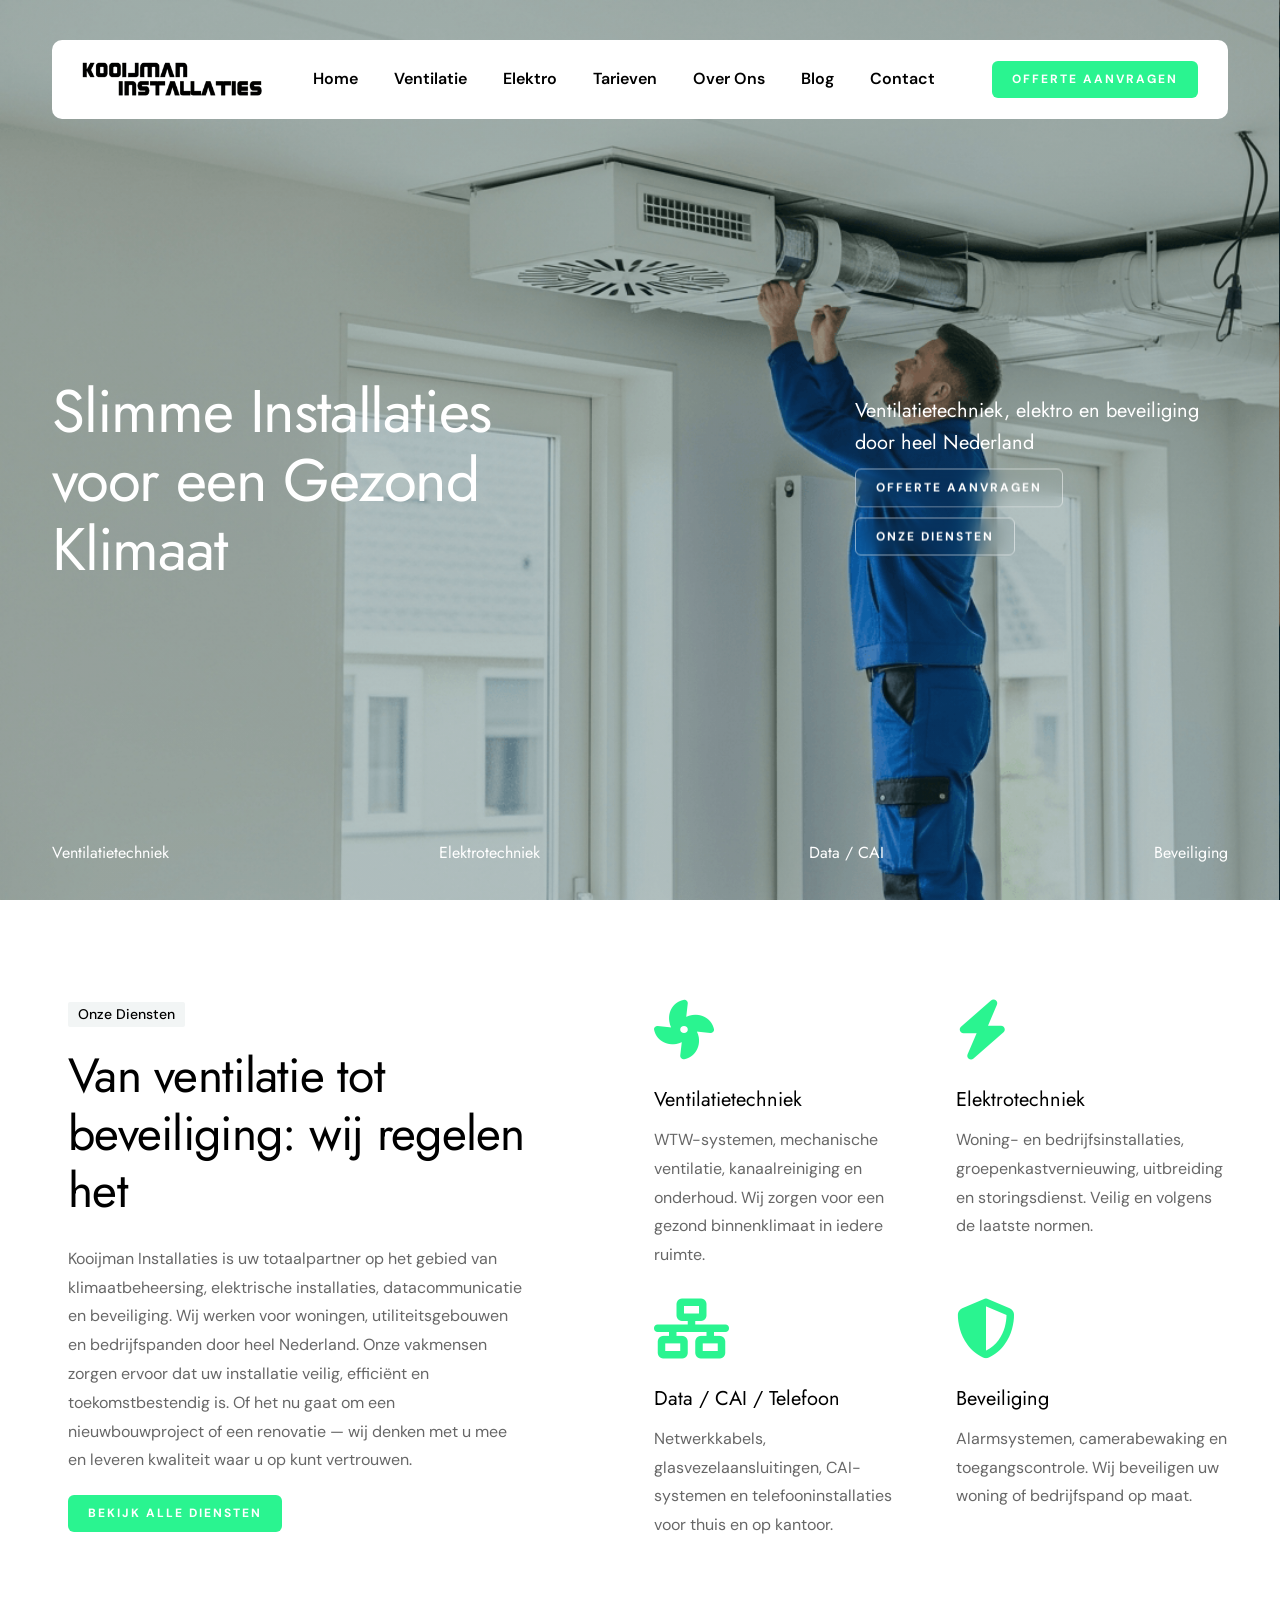
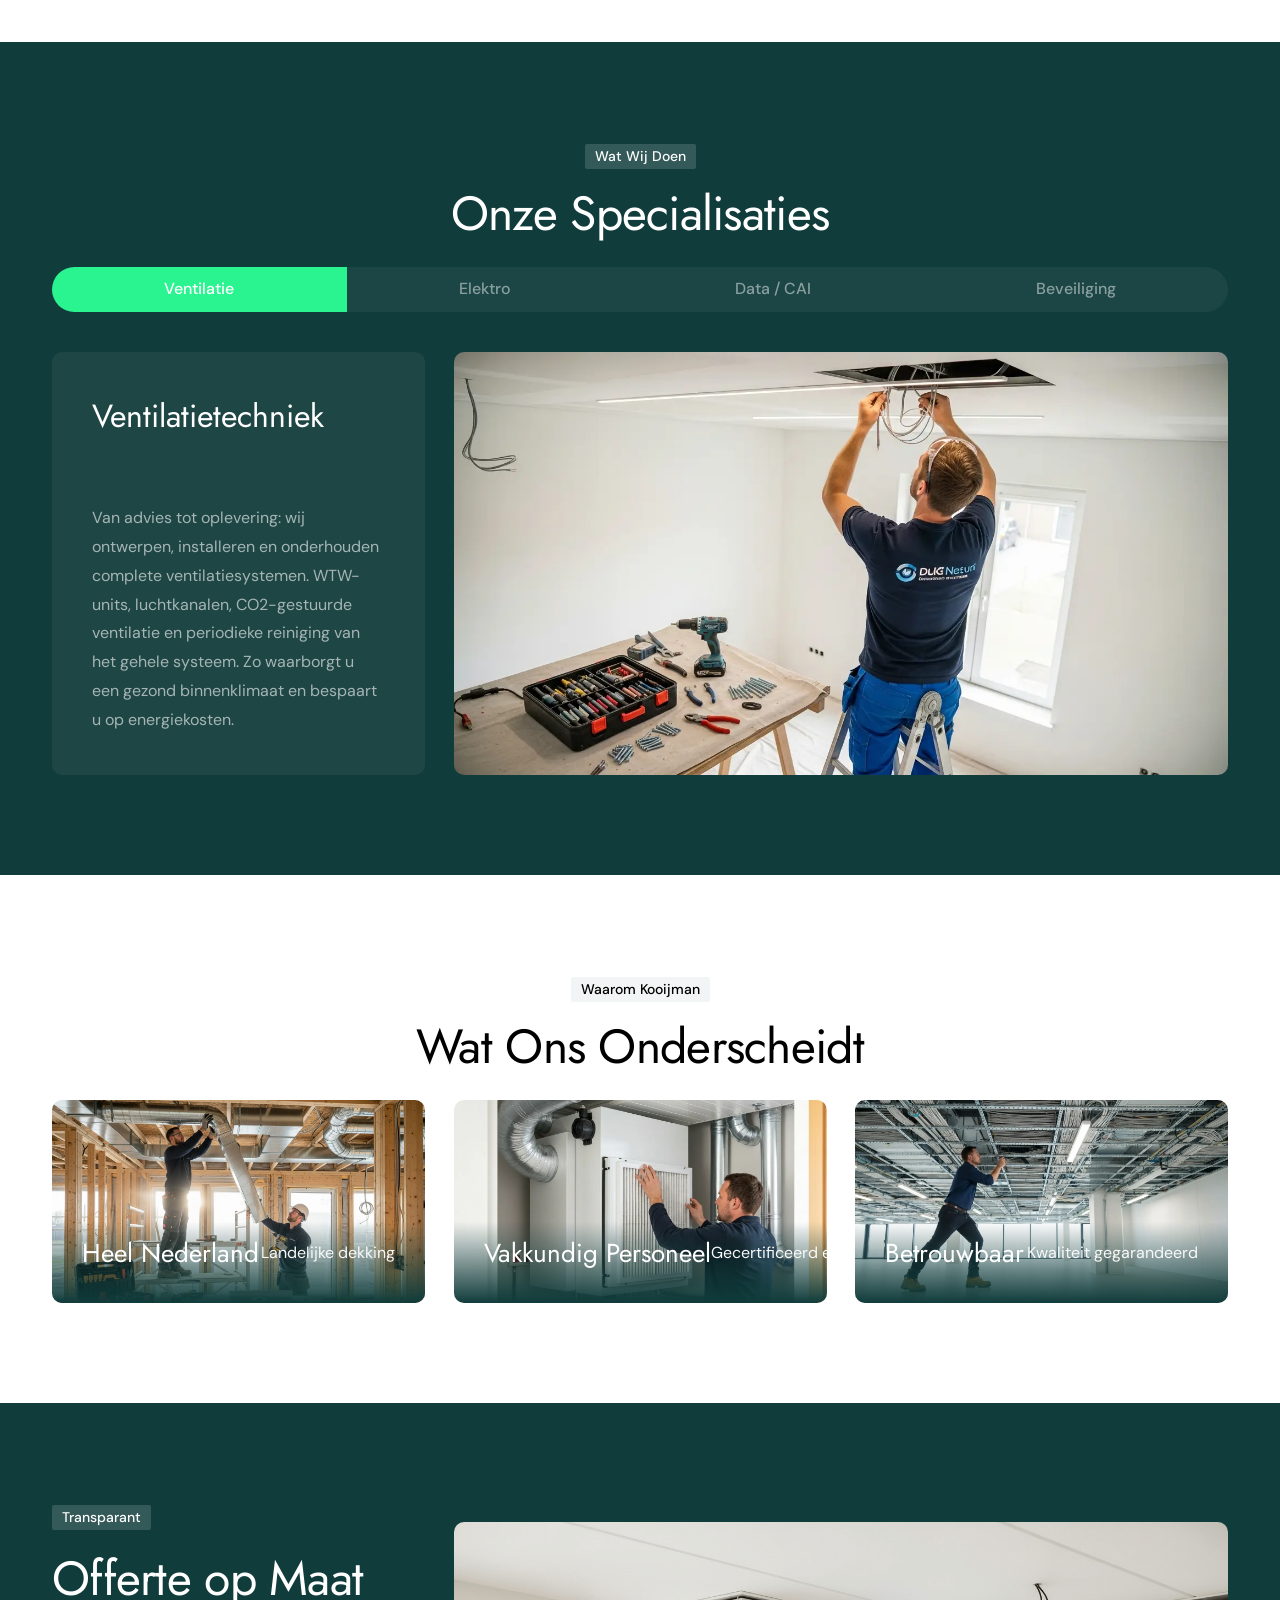
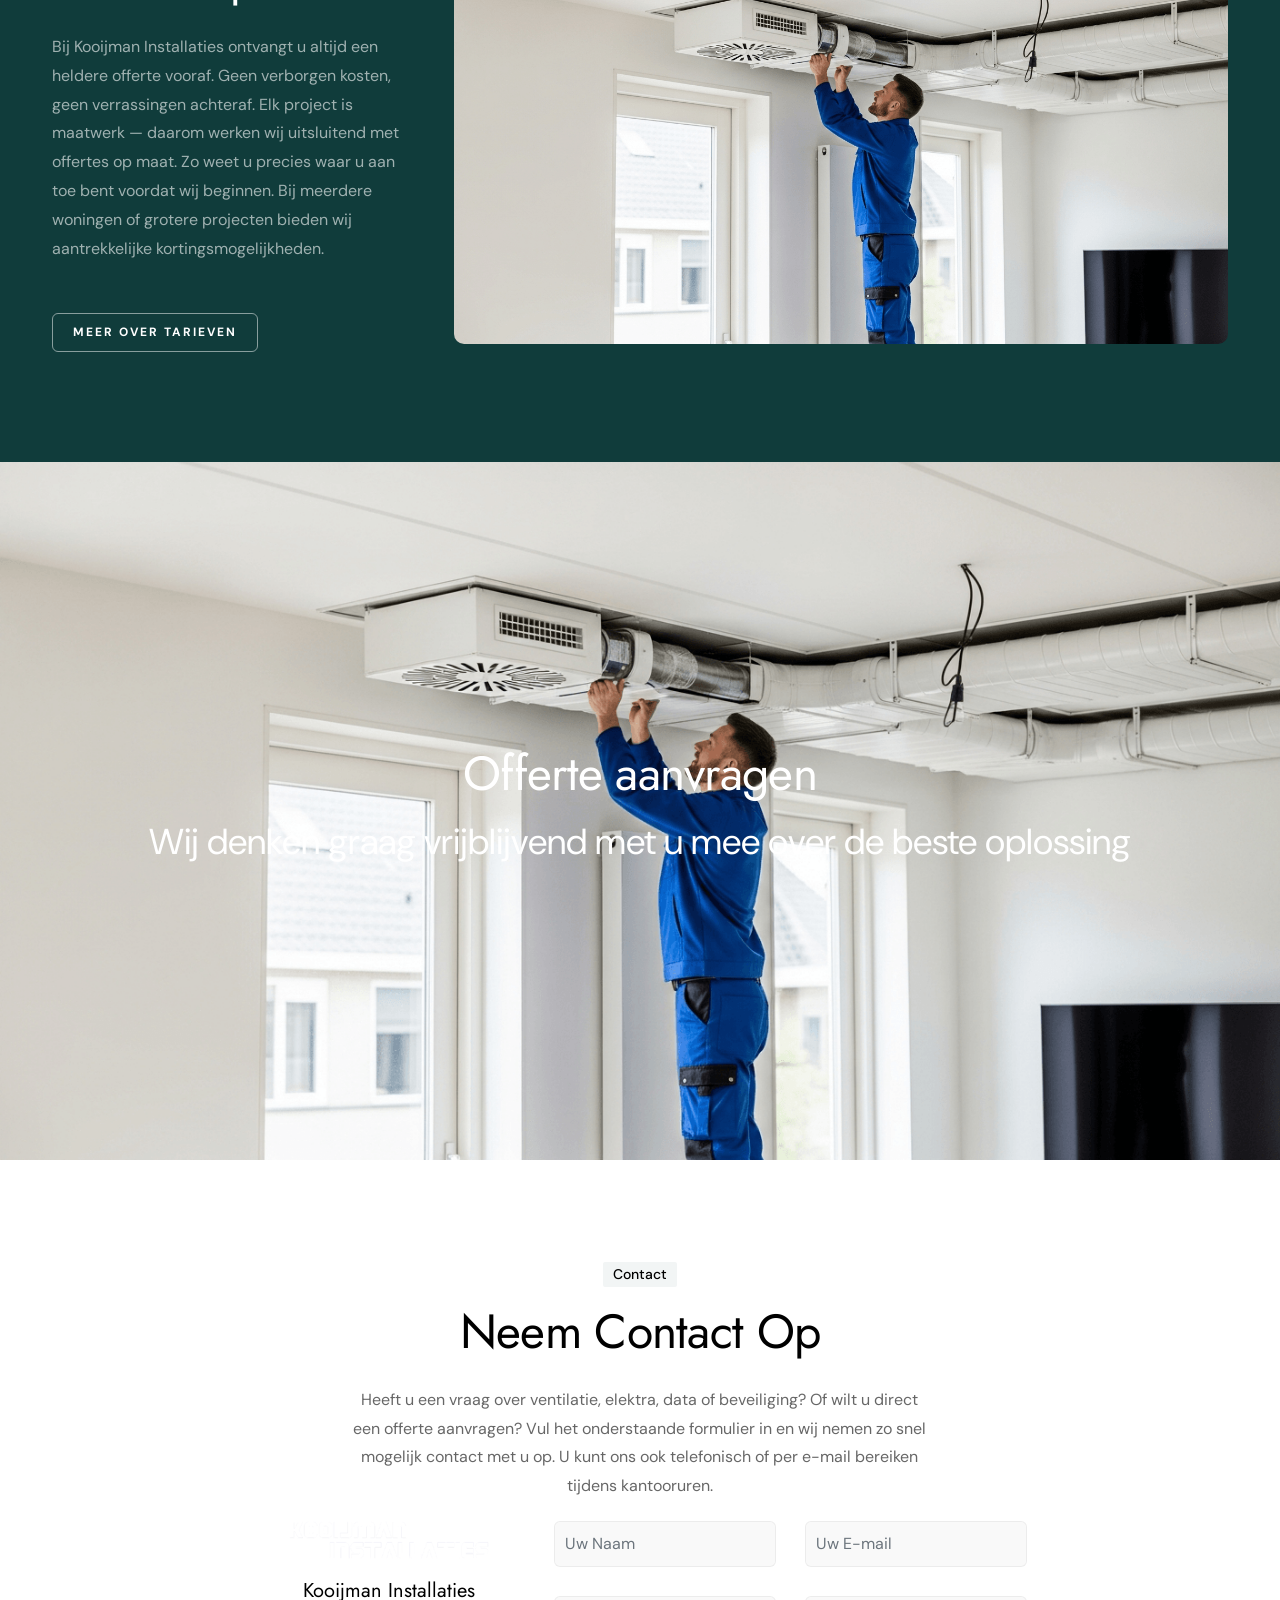
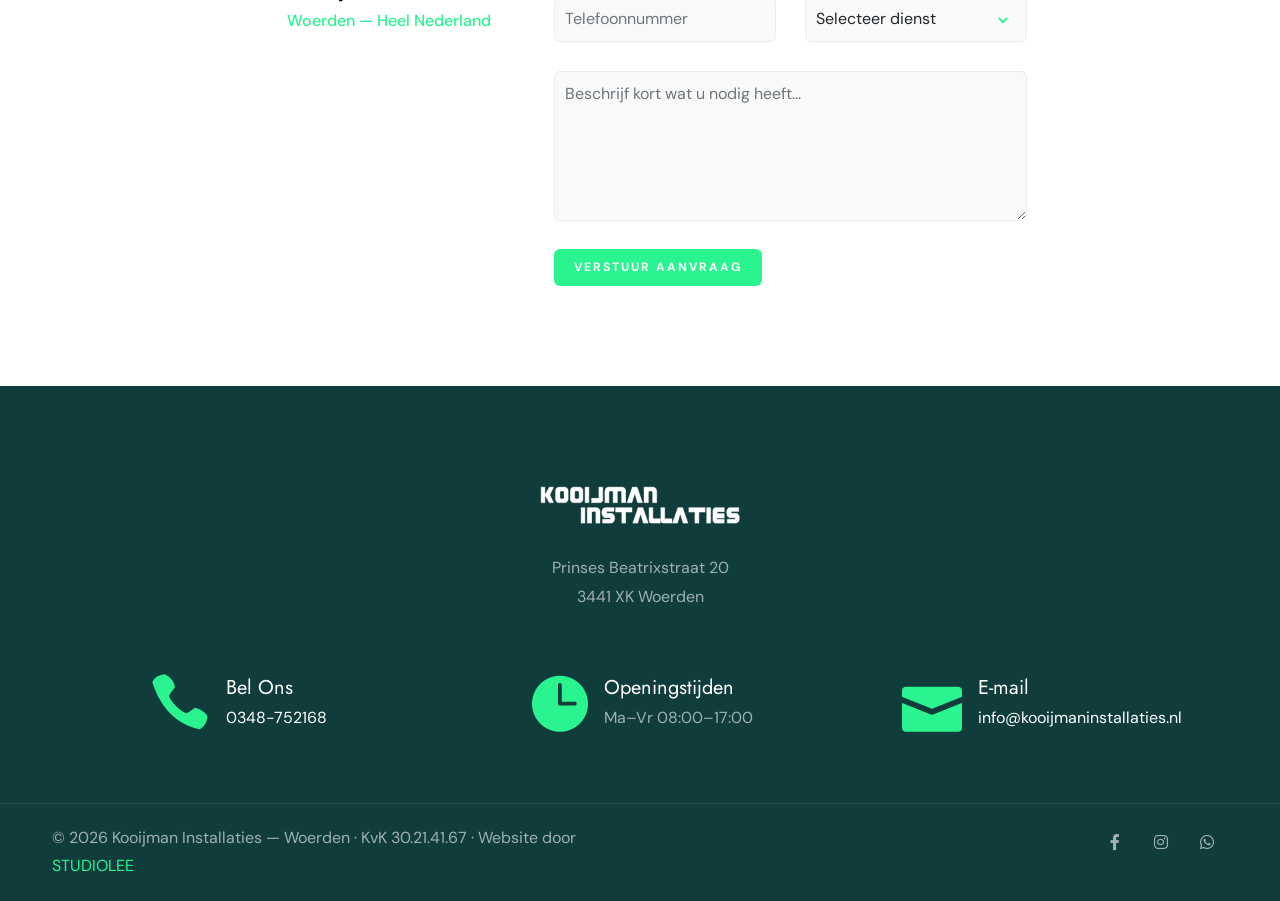
<file: index.html>
<!DOCTYPE html>
<html lang="nl">

<head>
    <title>Kooijman Installaties — Slimme Installaties voor een Gezond Klimaat | Woerden</title>
    <link rel="icon" href="images/icon.webp" type="image/webp">
    <meta content="text/html;charset=utf-8" http-equiv="Content-Type">
    <meta content="width=device-width, initial-scale=1.0" name="viewport">
    <meta content="Kooijman Installaties Woerden — ventilatietechniek, elektrotechniek, data/CAI en beveiliging. Vakkundig en betrouwbaar door heel Nederland." name="description">
    <meta content="installatiebedrijf woerden, ventilatietechniek, elektrotechniek, wtw systeem, beveiliging, data installatie, kooijman installaties" name="keywords">
    <meta content="Kooijman Installaties" name="author">
    <!-- Open Graph -->
    <meta property="og:title" content="Kooijman Installaties — Slimme Installaties voor een Gezond Klimaat">
    <meta property="og:description" content="Ventilatietechniek, elektrotechniek, data/CAI en beveiliging. Heel Nederland. Vraag een offerte aan.">
    <meta property="og:type" content="website">
    <meta property="og:url" content="https://www.kooijmaninstallaties.nl">
    <!-- CSS Files -->
    <link href="css/bootstrap.min.css" rel="stylesheet" type="text/css" id="bootstrap">
    <link href="css/plugins.css" rel="stylesheet" type="text/css">
    <link href="css/swiper.css" rel="stylesheet" type="text/css">
    <link href="css/style.css" rel="stylesheet" type="text/css">
    <link href="css/coloring.css" rel="stylesheet" type="text/css">
    <link href="css/swiper-custom-1.css" rel="stylesheet" type="text/css">
    <link href="css/datepicker.css" rel="stylesheet" type="text/css">
    <link id="colors" href="css/colors/scheme-01.css" rel="stylesheet" type="text/css">
<style>#logo .logo-main, #logo .logo-scroll, #logo .logo-mobile { filter: invert(1); } footer img, .section-dark img { filter: none !important; }</style>
</head>

<body>

    <div id="wrapper">

        <div class="float-text show-on-scroll">
            <span><a href="#">Naar boven</a></span>
        </div>
        <div class="scrollbar-v show-on-scroll"></div>

        <!-- page preloader begin -->
        <div id="de-loader"></div>
        <!-- page preloader close -->

        <header class="transparent header-light header-float">
            <div class="container">
                <div class="row">
                    <div class="col-md-12">
                        <div class="header-inner">
                            <div class="de-flex">
                                <div class="de-flex-col">
                                    <div id="logo">
                                        <a href="/">
                                            <img class="logo-main" src="images/logo-black.webp" alt="Kooijman Installaties">
                                            <img class="logo-scroll" src="images/logo-black.webp" alt="Kooijman Installaties">
                                            <img class="logo-mobile" src="images/logo-black.webp" alt="Kooijman Installaties">
                                        </a>
                                    </div>
                                </div>

                                <div class="de-flex-col">
                                    <div class="de-flex-col header-col-mid">
                                        <ul id="mainmenu">
                                            <li><a class="menu-item" href="/">Home</a></li>
                                            <li><a class="menu-item" href="/ventilatie">Ventilatie</a></li>
                                            <li><a class="menu-item" href="/elektro">Elektro</a></li>
                                            <li><a class="menu-item" href="/tarieven">Tarieven</a></li>
                                            <li><a class="menu-item" href="/over-ons">Over Ons</a></li>
                                            <li><a class="menu-item" href="/blog">Blog</a></li>
                                            <li><a class="menu-item" href="/contact">Contact</a></li>
                                        </ul>
                                    </div>
                                </div>

                                <div class="de-flex-col">
                                    <a class="btn-main fx-slide w-100" href="/contact"><span>Offerte Aanvragen</span></a>
                                    <div class="menu_side_area">
                                        <span id="menu-btn"></span>
                                    </div>
                                </div>
                            </div>
                        </div>
                    </div>
                </div>
            </div>
        </header>

        <!-- HERO SECTION -->
        <section id="section-hero" class="text-light no-top no-bottom relative overflow-hidden z-1000">
            <div class="abs w-100 abs-centered z-2">
                <div class="container">
                    <div class="spacer-double"></div>

                    <div class="row g-4 align-items-center justify-content-between">
                        <div class="col-md-5">
                            <h1 class="mb-0">Slimme Installaties voor een Gezond Klimaat</h1>
                        </div>

                        <div class="col-lg-4">
                            <h4 class="fw-400">Ventilatietechniek, elektro en beveiliging door heel Nederland</h4>
                            <a class="btn-main btn-line bg-blur fx-slide" href="/contact"><span>Offerte Aanvragen</span></a>&nbsp;
                            <a class="btn-main btn-line bg-blur fx-slide" href="#section-diensten"><span>Onze Diensten</span></a>
                        </div>
                    </div>
                </div>
            </div>
            <div class="vertical-center">
                <div class="swiper">
                    <div class="swiper-wrapper">
                        <div class="swiper-slide">
                            <div class="swiper-inner" data-bgimage="url(images/slider/3.webp)">
                                <div class="sw-overlay op-4"></div>
                            </div>
                        </div>
                        <div class="swiper-slide">
                            <div class="swiper-inner" data-bgimage="url(images/slider/4.webp)">
                                <div class="sw-overlay op-4"></div>
                            </div>
                        </div>
                    </div>
                </div>
            </div>

            <div class="abs w-100 bottom-0 z-2 pb-4 sm-hide">
                <div class="container">
                    <div class="row">
                        <div class="col-lg-12">
                            <div class="d-flex justify-content-between">
                                <div><h6>Ventilatietechniek</h6></div>
                                <div><h6>Elektrotechniek</h6></div>
                                <div><h6>Data / CAI</h6></div>
                                <div><h6>Beveiliging</h6></div>
                            </div>
                        </div>
                    </div>
                </div>
            </div>
        </section>

        <!-- DIENSTEN OVERZICHT -->
        <section id="section-diensten">
            <div class="container">
                <div class="row g-4 justify-content-between">
                    <div class="col-lg-5">
                        <div class="ps-lg-3">
                            <div class="subtitle wow fadeInUp" data-wow-delay=".2s">Onze Diensten</div>
                            <h2 class="wow fadeInUp" data-wow-delay=".4s">Van ventilatie tot beveiliging: wij regelen het</h2>
                            <p class="wow fadeInUp" data-wow-delay=".6s">Kooijman Installaties is uw totaalpartner op het gebied van klimaatbeheersing, elektrische installaties, datacommunicatie en beveiliging. Wij werken voor woningen, utiliteitsgebouwen en bedrijfspanden door heel Nederland. Onze vakmensen zorgen ervoor dat uw installatie veilig, efficiënt en toekomstbestendig is. Of het nu gaat om een nieuwbouwproject of een renovatie — wij denken met u mee en leveren kwaliteit waar u op kunt vertrouwen.</p>
                            <a class="btn-main fx-slide" href="/ventilatie"><span>Bekijk Alle Diensten</span></a>
                        </div>
                    </div>

                    <div class="col-lg-6">
                        <div class="row g-4">
                            <div class="col-md-6">
                                <div class="h-100 rounded-1">
                                    <i class="fa-solid fa-fan fs-60 id-color mb-4 wow scaleIn"></i>
                                    <div class="relative wow fadeInUp">
                                        <h4>Ventilatietechniek</h4>
                                        <p class="mb-0">WTW-systemen, mechanische ventilatie, kanaalreiniging en onderhoud. Wij zorgen voor een gezond binnenklimaat in iedere ruimte.</p>
                                    </div>
                                </div>
                            </div>

                            <div class="col-md-6">
                                <div class="h-100 rounded-1">
                                    <i class="fa-solid fa-bolt fs-60 id-color mb-4 wow scaleIn"></i>
                                    <div class="relative wow fadeInUp">
                                        <h4>Elektrotechniek</h4>
                                        <p class="mb-0">Woning- en bedrijfsinstallaties, groepenkastvernieuwing, uitbreiding en storingsdienst. Veilig en volgens de laatste normen.</p>
                                    </div>
                                </div>
                            </div>

                            <div class="col-md-6">
                                <div class="h-100 rounded-1">
                                    <i class="fa-solid fa-network-wired fs-60 id-color mb-4 wow scaleIn"></i>
                                    <div class="relative wow fadeInUp">
                                        <h4>Data / CAI / Telefoon</h4>
                                        <p class="mb-0">Netwerkkabels, glasvezelaansluitingen, CAI-systemen en telefooninstallaties voor thuis en op kantoor.</p>
                                    </div>
                                </div>
                            </div>

                            <div class="col-md-6">
                                <div class="h-100 rounded-1">
                                    <i class="fa-solid fa-shield-halved fs-60 id-color mb-4 wow scaleIn"></i>
                                    <div class="relative wow fadeInUp">
                                        <h4>Beveiliging</h4>
                                        <p class="mb-0">Alarmsystemen, camerabewaking en toegangscontrole. Wij beveiligen uw woning of bedrijfspand op maat.</p>
                                    </div>
                                </div>
                            </div>
                        </div>
                    </div>
                </div>
            </div>
        </section>

        <!-- DIENSTEN DETAIL TABS -->
        <section id="section-detail" class="bg-dark section-dark text-light">
            <div class="container">
                <div class="row g-4 gx-5 justify-content-center">
                    <div class="col-lg-6 text-center">
                        <div class="subtitle s2 mb-3 wow fadeInUp" data-wow-delay=".0s">Wat Wij Doen</div>
                        <h2 class="wow fadeInUp" data-wow-delay=".2s">Onze Specialisaties</h2>
                    </div>
                </div>
                <div class="row g-4 gx-5 justify-content-center wow fadeInUp">
                    <div class="col-lg-12">
                        <div class="de-tab pill">
                            <ul class="d-tab-nav mb-4">
                                <li class="active-tab">Ventilatie</li>
                                <li>Elektro</li>
                                <li>Data / CAI</li>
                                <li>Beveiliging</li>
                            </ul>
                            <ul class="d-tab-content pt-3">
                                <li>
                                    <div class="row g-4 justify-content-between">
                                        <div class="col-lg-4">
                                            <div class="relative bg-dark-2 rounded-1 h-100">
                                                <h3 class="fs-32 mb-4 p-40">Ventilatietechniek</h3>
                                                <div class="abs p-sm-relative bottom-0 p-40 start-0 w-100">
                                                    <p class="mb-0">Van advies tot oplevering: wij ontwerpen, installeren en onderhouden complete ventilatiesystemen. WTW-units, luchtkanalen, CO2-gestuurde ventilatie en periodieke reiniging van het gehele systeem. Zo waarborgt u een gezond binnenklimaat en bespaart u op energiekosten.</p>
                                                </div>
                                            </div>
                                        </div>
                                        <div class="col-lg-8">
                                            <div class="relative">
                                                <img src="images/discover-rooms/l1.webp" class="w-100 rounded-1" alt="Ventilatiesysteem installatie">
                                            </div>
                                        </div>
                                    </div>
                                </li>
                                <li>
                                    <div class="row g-4 justify-content-between">
                                        <div class="col-lg-4">
                                            <div class="relative bg-dark-2 rounded-1 h-100">
                                                <h3 class="fs-32 mb-4 p-40">Elektrotechniek</h3>
                                                <div class="abs p-sm-relative bottom-0 p-40 start-0 w-100">
                                                    <p class="mb-0">Complete elektrische installaties voor nieuwbouw en bestaande bouw. Groepenkastvernieuwing, extra groepen, schakelmateriaal, verlichting en aansluitingen. Wij werken volgens NEN 1010 en leveren altijd een veilige, toekomstbestendige installatie op.</p>
                                                </div>
                                            </div>
                                        </div>
                                        <div class="col-lg-8">
                                            <div class="relative">
                                                <img src="images/discover-rooms/l2.webp" class="w-100 rounded-1" alt="Elektrotechnische installatie">
                                            </div>
                                        </div>
                                    </div>
                                </li>
                                <li>
                                    <div class="row g-4 justify-content-between">
                                        <div class="col-lg-4">
                                            <div class="relative bg-dark-2 rounded-1 h-100">
                                                <h3 class="fs-32 mb-4 p-40">Data / CAI / Telefoon</h3>
                                                <div class="abs p-sm-relative bottom-0 p-40 start-0 w-100">
                                                    <p class="mb-0">Gestructureerde datakabelsystemen, glasvezel, CAI-distributie en telefooninstallaties. Wij verzorgen de volledige bekabeling en aansluiting, zodat u overal in uw pand een stabiele verbinding heeft. Geschikt voor woning, kantoor en bedrijfshal.</p>
                                                </div>
                                            </div>
                                        </div>
                                        <div class="col-lg-8">
                                            <div class="relative">
                                                <img src="images/discover-rooms/l3.webp" class="w-100 rounded-1" alt="Data en netwerk installatie">
                                            </div>
                                        </div>
                                    </div>
                                </li>
                                <li>
                                    <div class="row g-4 justify-content-between">
                                        <div class="col-lg-4">
                                            <div class="relative bg-dark-2 rounded-1 h-100">
                                                <h3 class="fs-32 mb-4 p-40">Beveiliging</h3>
                                                <div class="abs p-sm-relative bottom-0 p-40 start-0 w-100">
                                                    <p class="mb-0">Inbraakbeveiliging, camerasystemen (CCTV), toegangscontrole en brandmeldinstallaties. Wij analyseren de risico's, adviseren de juiste oplossing en installeren het complete systeem. Inclusief aansluiting op een meldkamer indien gewenst.</p>
                                                </div>
                                            </div>
                                        </div>
                                        <div class="col-lg-8">
                                            <div class="relative">
                                                <img src="images/discover-rooms/l4.webp" class="w-100 rounded-1" alt="Beveiligingsinstallatie">
                                            </div>
                                        </div>
                                    </div>
                                </li>
                            </ul>
                        </div>
                    </div>
                </div>
            </div>
        </section>

        <!-- WAAROM KOOIJMAN -->
        <section>
            <div class="container relative z-2">
                <div class="row g-4 gx-5 justify-content-center">
                    <div class="col-lg-6 text-center">
                        <div class="subtitle s2 mb-3 wow fadeInUp" data-wow-delay=".0s">Waarom Kooijman</div>
                        <h2 class="wow fadeInUp" data-wow-delay=".2s">Wat Ons Onderscheidt</h2>
                    </div>
                </div>

                <div class="row g-4">
                    <div class="col-lg-4 col-md-6">
                        <div class="overflow-hidden relative rounded-1 text-light text-center wow zoomIn" data-wow-delay=".0s">
                            <div class="wow scaleIn overflow-hidden">
                                <img src="images/facilities-nearby/1.webp" class="w-100" alt="Heel Nederland">
                            </div>
                            <div class="abs z-2 bottom-0 p-30 w-100 text-center hover-op-0">
                                <div class="d-flex justify-content-between align-items-center">
                                    <h3 class="mb-0">Heel Nederland</h3>
                                    <div>Landelijke dekking</div>
                                </div>
                            </div>
                            <div class="gradient-edge-bottom abs w-100 h-40 bottom-0"></div>
                        </div>
                    </div>

                    <div class="col-lg-4 col-md-6">
                        <div class="overflow-hidden relative rounded-1 text-light text-center wow zoomIn" data-wow-delay=".0s">
                            <div class="wow scaleIn overflow-hidden">
                                <img src="images/facilities-nearby/3.webp" class="w-100" alt="Vakkundig personeel">
                            </div>
                            <div class="abs z-2 bottom-0 p-30 w-100 text-center hover-op-0">
                                <div class="d-flex justify-content-between align-items-center">
                                    <h3 class="mb-0">Vakkundig Personeel</h3>
                                    <div>Gecertificeerd en ervaren</div>
                                </div>
                            </div>
                            <div class="gradient-edge-bottom abs w-100 h-40 bottom-0"></div>
                        </div>
                    </div>

                    <div class="col-lg-4 col-md-6">
                        <div class="overflow-hidden relative rounded-1 text-light text-center wow zoomIn" data-wow-delay=".0s">
                            <div class="wow scaleIn overflow-hidden">
                                <img src="images/facilities-nearby/4.webp" class="w-100" alt="Betrouwbaar">
                            </div>
                            <div class="abs z-2 bottom-0 p-30 w-100 text-center hover-op-0">
                                <div class="d-flex justify-content-between align-items-center">
                                    <h3 class="mb-0">Betrouwbaar</h3>
                                    <div>Kwaliteit gegarandeerd</div>
                                </div>
                            </div>
                            <div class="gradient-edge-bottom abs w-100 h-40 bottom-0"></div>
                        </div>
                    </div>
                </div>
            </div>
        </section>

        <!-- TARIEVEN PREVIEW -->
        <section id="section-tarieven" class="bg-dark section-dark text-light">
            <div class="container">
                <div class="row g-4 align-items-center">
                    <div class="col-lg-4">
                        <div class="pe-lg-3">
                            <div class="subtitle wow fadeInUp" data-wow-delay=".2s">Transparant</div>
                            <h2 class="wow fadeInUp" data-wow-delay=".4s">Offerte op Maat</h2>
                            <p class="wow fadeInUp" data-wow-delay=".6s">Bij Kooijman Installaties ontvangt u altijd een heldere offerte vooraf. Geen verborgen kosten, geen verrassingen achteraf. Elk project is maatwerk — daarom werken wij uitsluitend met offertes op maat. Zo weet u precies waar u aan toe bent voordat wij beginnen. Bij meerdere woningen of grotere projecten bieden wij aantrekkelijke kortingsmogelijkheden.</p>

                            <div class="spacer-single"></div>
                            <a class="btn-main btn-line fx-slide" href="/tarieven"><span>Meer Over Tarieven</span></a>
                        </div>
                    </div>

                    <div class="col-lg-8">
                        <img src="images/background/2.webp" class="w-100 rounded-1 wow fadeInUp" data-wow-delay=".2s" alt="Kooijman Installaties aan het werk">
                    </div>
                </div>
            </div>
        </section>

        <!-- VIDEO / CTA BANNER -->
        <section aria-label="section" class="p-0 section-dark">
            <div class="container-fluid">
                <div class="row">
                    <div class="col-lg-12">
                        <a class="d-block hover" href="/contact">
                            <div class="relative overflow-hidden">
                                <div class="absolute start-0 w-100 abs-middle fs-36 text-white text-center z-2">
                                    <h2>Offerte aanvragen</h2>
                                    <p>Wij denken graag vrijblijvend met u mee over de beste oplossing</p>
                                </div>
                                <div class="absolute w-100 h-100 top-0 bg-dark hover-op-05"></div>
                                <img src="images/background/2.webp" class="w-100 hover-scale-1-1" alt="Offerte aanvragen">
                            </div>
                        </a>
                    </div>
                </div>
            </div>
        </section>

        <!-- CONTACT SECTIE -->
        <section id="section-contact">
            <div class="container">
                <div class="row g-4 justify-content-center">
                    <div class="col-lg-6 text-center">
                        <div class="subtitle s2 mb-3 wow fadeInUp" data-wow-delay=".0s">Contact</div>
                        <h2 class="wow fadeInUp" data-wow-delay=".2s">Neem Contact Op</h2>
                        <p class="wow fadeInUp" data-wow-delay=".4s">Heeft u een vraag over ventilatie, elektra, data of beveiliging? Of wilt u direct een offerte aanvragen? Vul het onderstaande formulier in en wij nemen zo snel mogelijk contact met u op. U kunt ons ook telefonisch of per e-mail bereiken tijdens kantooruren.</p>
                    </div>
                </div>

                <div class="row g-4 justify-content-center">
                    <div class="col-md-3">
                        <div class="text-center">
                            <img src="images/logo.webp" class="rounded-1" style="max-width:200px" alt="Kooijman Installaties">
                            <div class="mt-3">
                                <h4 class="mb-0">Kooijman Installaties</h4>
                                <div class="fw-500 id-color">Woerden — Heel Nederland</div>
                            </div>
                        </div>
                    </div>

                    <div class="col-md-5">
                        <form name="contactForm" id="booking_form" method="post" action="booking.php">
                            <div class="row g-4">
                                <div class="col-md-6">
                                    <input type="text" name="name" id="name" class="form-control" placeholder="Uw Naam" required>
                                </div>

                                <div class="col-md-6">
                                    <input type="email" name="email" id="email" class="form-control" placeholder="Uw E-mail" required>
                                </div>

                                <div class="col-md-6">
                                    <input type="tel" name="phone" id="phone" class="form-control" placeholder="Telefoonnummer">
                                </div>

                                <div class="col-md-6">
                                    <div class="relative">
                                        <select name="dienst" id="dienst" class="form-control">
                                            <option value="">Selecteer dienst</option>
                                            <option value="ventilatie">Ventilatietechniek</option>
                                            <option value="elektro">Elektrotechniek</option>
                                            <option value="data">Data / CAI / Telefoon</option>
                                            <option value="beveiliging">Beveiliging</option>
                                            <option value="anders">Anders</option>
                                        </select>
                                        <i class="absolute top-0 end-0 id-color pt-3 pe-3 icofont-simple-down"></i>
                                    </div>
                                </div>

                                <div class="col-md-12">
                                    <textarea name="message" id="message" class="form-control h-150px" placeholder="Beschrijf kort wat u nodig heeft..." required></textarea>
                                </div>

                                <div class="col-md-12">
                                    <div class="text-start">
                                        <div id='submit'>
                                            <input type='submit' id='send_message' value='Verstuur Aanvraag' class="btn-main">
                                        </div>
                                    </div>
                                </div>
                            </div>
                        </form>
                        <div id="success_message_col" class='success'>
                            Bedankt voor uw aanvraag! Wij nemen zo snel mogelijk contact met u op.
                        </div>
                        <div id="error_message" class='error'>
                            Er ging iets mis bij het versturen. Probeer het opnieuw of bel ons direct.
                        </div>
                    </div>
                </div>
            </div>
        </section>

    </div>

    <!-- footer begin -->
    <footer class="section-dark">
        <div class="container">
            <div class="row gx-5 justify-content-center">
                <div class="col-lg-8">
                    <div class="text-center">
                        <img src="images/logo.webp" class="w-200px" alt="Kooijman Installaties">
                        <div class="spacer-single"></div>
                        <div class="fs-16">
                            Prinses Beatrixstraat 20<br>
                            3441 XK Woerden
                        </div>
                    </div>
                </div>
            </div>

            <div class="spacer-double"></div>

            <div class="row g-4">
                <div class="col-lg-4 col-md-6 mb-sm-30">
                    <div class="d-flex justify-content-center">
                        <i class="fs-60 id-color icon_phone"></i>
                        <div class="ms-3">
                            <h4 class="mb-0">Bel Ons</h4>
                            <p><a href="tel:0348752168" class="text-white">0348-752168</a></p>
                        </div>
                    </div>
                </div>

                <div class="col-lg-4 col-md-6 mb-sm-30">
                    <div class="d-flex justify-content-center">
                        <i class="fs-60 id-color icon_clock"></i>
                        <div class="ms-3">
                            <h4 class="mb-0">Openingstijden</h4>
                            <p>Ma–Vr 08:00–17:00</p>
                        </div>
                    </div>
                </div>

                <div class="col-lg-4 col-md-6 mb-sm-30">
                    <div class="d-flex justify-content-center">
                        <i class="fs-60 id-color icon_mail"></i>
                        <div class="ms-3">
                            <h4 class="mb-0">E-mail</h4>
                            <p><a href="mailto:info@kooijmaninstallaties.nl" class="text-white">info@kooijmaninstallaties.nl</a></p>
                        </div>
                    </div>
                </div>
            </div>
        </div>

        <div class="subfooter">
            <div class="container">
                <div class="row">
                    <div class="col-md-6">
                        &copy; 2026 Kooijman Installaties — Woerden · KvK 30.21.41.67 · Website door <a href="https://www.studiolee.nl" target="_blank" rel="noopener" class="id-color">STUDIOLEE</a>
                    </div>
                    <div class="col-md-6 text-md-end">
                        <div class="social-icons mb-sm-30 text-center">
                            <a href="#"><i class="fa-brands fa-facebook-f"></i></a>
                            <a href="#"><i class="fa-brands fa-instagram"></i></a>
                            <a href="#"><i class="fa-brands fa-whatsapp"></i></a>
                        </div>
                    </div>
                </div>
            </div>
        </div>
    </footer>

    <!-- Javascript Files -->
    <script src="js/vendors.js"></script>
    <script src="js/designesia.js"></script>
    <script src="js/validation-booking.js"></script>
    <script src="js/swiper.js"></script>
    <script src="js/custom-swiper-2.js"></script>

</body>

</html>
</file>
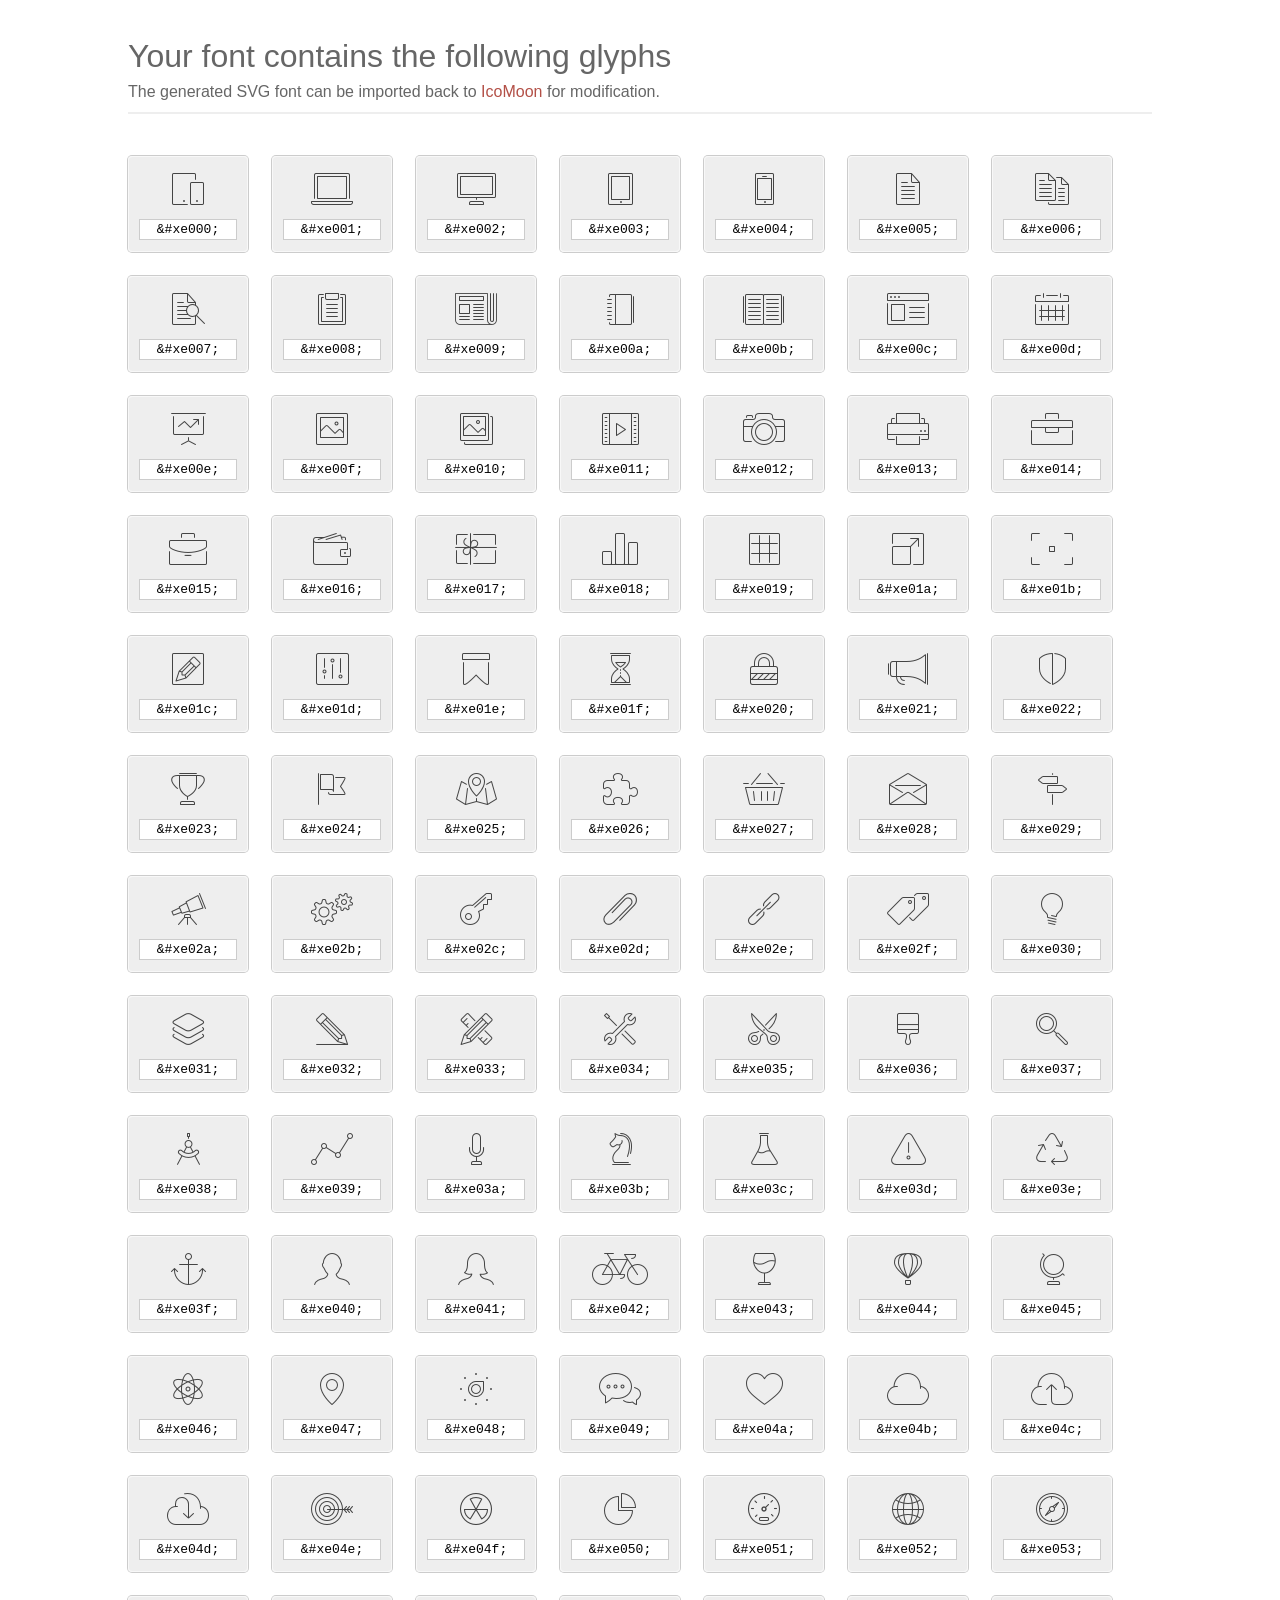
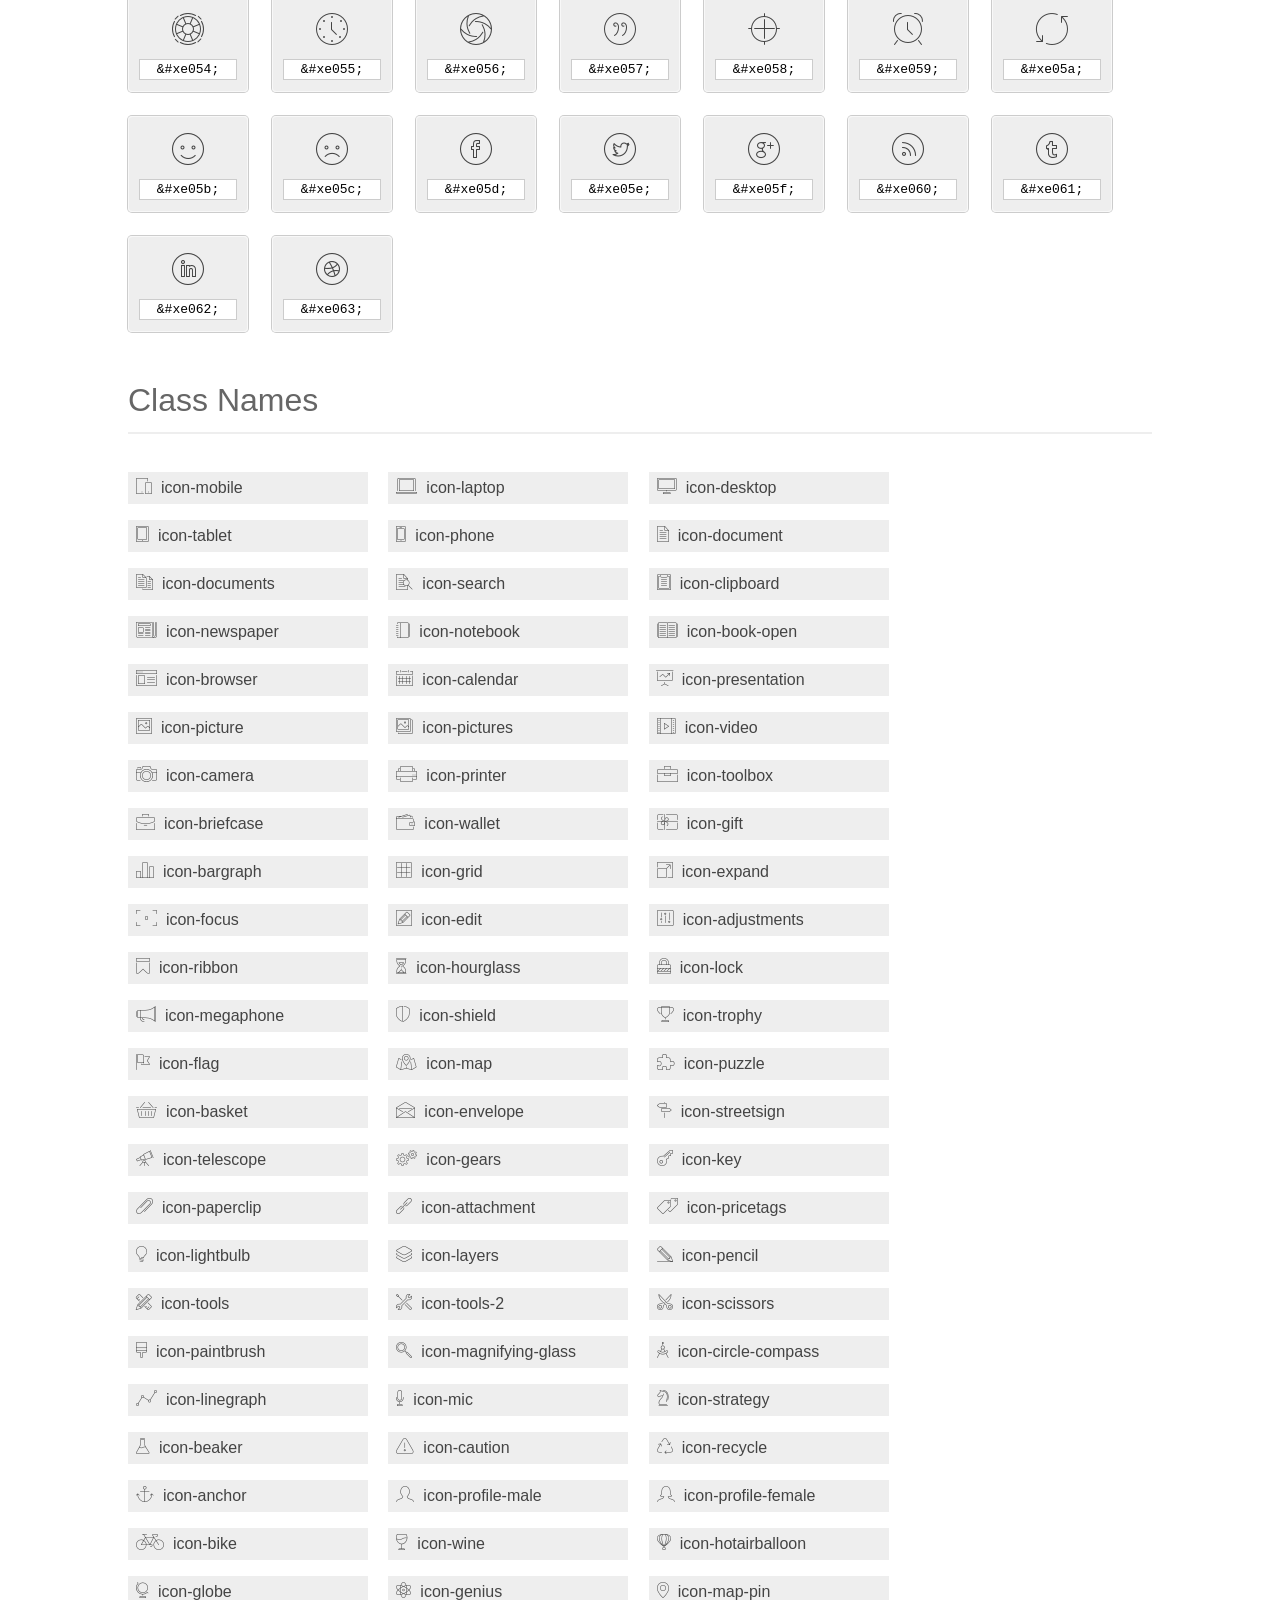
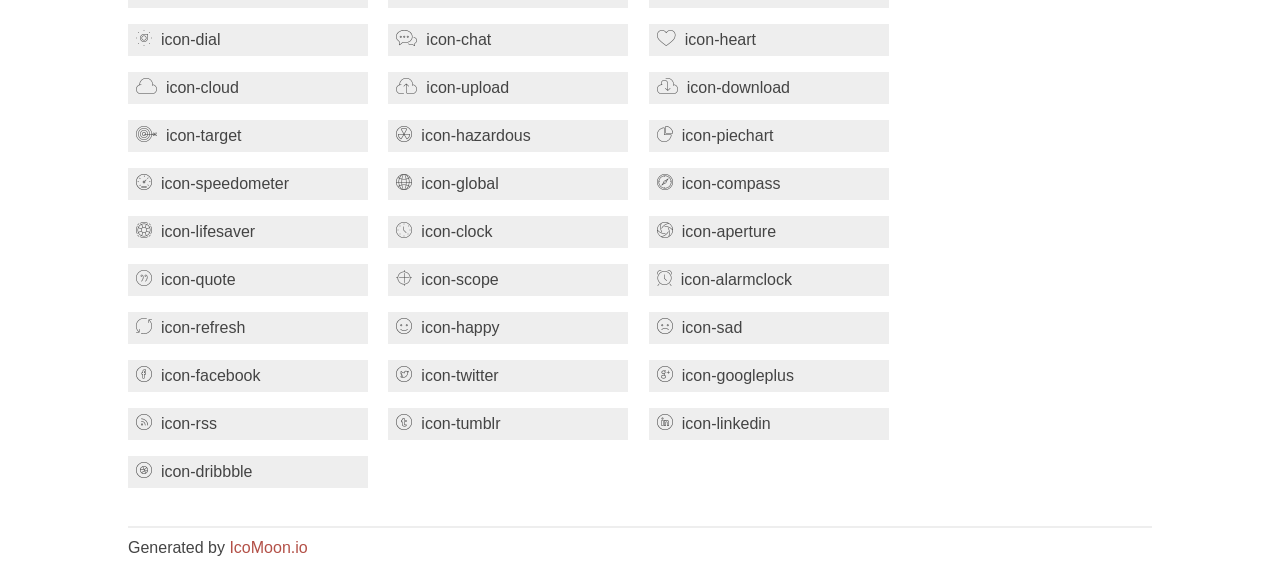
<file: fonts/et-line-font/index.html>
<!doctype html>
<html>
<head>
<title>Your Font/Glyphs</title>
<link rel="stylesheet" href="style.css" >
<!--[if lte IE 7]><script src="lte-ie7.js"></script><![endif]-->
<style>
	section, header, footer {display: block;}
	body {
		font-family: sans-serif;
		color: #444;
		line-height: 1.5;
		font-size: 1em;
	}
	* {
		-moz-box-sizing: border-box;
		-webkit-box-sizing: border-box;
		box-sizing: border-box;
		margin: 0;
		padding: 0;
	}
	.glyph {
		font-size: 16px;
		float: left;
		text-align: center;
		background: #eee;
		padding: .75em;
		margin: .75em 1.5em .75em 0;
		width: 7.5em;
		border-radius: .25em;
		box-shadow: inset 0 0 0 1px #f8f8f8, 0 0 0 1px #CCC;
	}
	.glyph input {
		font-family: consolas, monospace;
		font-size: 13px;
		width: 100%;
		text-align: center;
		border: 0;
		box-shadow: 0 0 0 1px #ccc;
		padding: .125em;
	}
	.w-main {
		width: 80%;
	}
	.centered {
		margin-left: auto;
		margin-right: auto;
	}
	.fs1 {
		font-size: 2em;
	}
	header {
		margin: 2em 0;
		padding-bottom: .5em;
		color: #666;
		box-shadow: 0 2px #eee;
	}
	header h1 {
		font-size: 2em;
		font-weight: normal;
	}
	.clearfix:before, .clearfix:after { content: ""; display: table; }
	.clearfix:after, .clear { clear: both; }
	footer {
		margin-top: 2em;
		padding: .5em 0;
		box-shadow: 0 -2px #eee;
	}
	a, a:visited {
		color: #B35047;
		text-decoration: none;
	}
	a:hover, a:focus {color: #000;}
	.box1 {
		font-size: 16px;
		display: inline-block;
		width: 15em;
		padding: .25em .5em;
		background: #eee;
		margin: .5em 1em .5em 0;
	}
</style>
</head>
<body>
	<div class="w-main centered">
	<section class="mtm clearfix" id="glyphs">
	<header>
		<h1>Your font contains the following glyphs</h1>
		<p>The generated SVG font can be imported back to <a href="http://icomoon.io/app">IcoMoon</a> for modification.</p>
	</header>
	<div class="glyph">
		<div class="fs1" aria-hidden="true" data-icon="&#xe000;"></div>
		<input type="text" readonly="readonly" value="&amp;#xe000;" >
	</div>
	<div class="glyph">
		<div class="fs1" aria-hidden="true" data-icon="&#xe001;"></div>
		<input type="text" readonly="readonly" value="&amp;#xe001;" >
	</div>
	<div class="glyph">
		<div class="fs1" aria-hidden="true" data-icon="&#xe002;"></div>
		<input type="text" readonly="readonly" value="&amp;#xe002;" >
	</div>
	<div class="glyph">
		<div class="fs1" aria-hidden="true" data-icon="&#xe003;"></div>
		<input type="text" readonly="readonly" value="&amp;#xe003;" >
	</div>
	<div class="glyph">
		<div class="fs1" aria-hidden="true" data-icon="&#xe004;"></div>
		<input type="text" readonly="readonly" value="&amp;#xe004;" >
	</div>
	<div class="glyph">
		<div class="fs1" aria-hidden="true" data-icon="&#xe005;"></div>
		<input type="text" readonly="readonly" value="&amp;#xe005;" >
	</div>
	<div class="glyph">
		<div class="fs1" aria-hidden="true" data-icon="&#xe006;"></div>
		<input type="text" readonly="readonly" value="&amp;#xe006;" >
	</div>
	<div class="glyph">
		<div class="fs1" aria-hidden="true" data-icon="&#xe007;"></div>
		<input type="text" readonly="readonly" value="&amp;#xe007;" >
	</div>
	<div class="glyph">
		<div class="fs1" aria-hidden="true" data-icon="&#xe008;"></div>
		<input type="text" readonly="readonly" value="&amp;#xe008;" >
	</div>
	<div class="glyph">
		<div class="fs1" aria-hidden="true" data-icon="&#xe009;"></div>
		<input type="text" readonly="readonly" value="&amp;#xe009;" >
	</div>
	<div class="glyph">
		<div class="fs1" aria-hidden="true" data-icon="&#xe00a;"></div>
		<input type="text" readonly="readonly" value="&amp;#xe00a;" >
	</div>
	<div class="glyph">
		<div class="fs1" aria-hidden="true" data-icon="&#xe00b;"></div>
		<input type="text" readonly="readonly" value="&amp;#xe00b;" >
	</div>
	<div class="glyph">
		<div class="fs1" aria-hidden="true" data-icon="&#xe00c;"></div>
		<input type="text" readonly="readonly" value="&amp;#xe00c;" >
	</div>
	<div class="glyph">
		<div class="fs1" aria-hidden="true" data-icon="&#xe00d;"></div>
		<input type="text" readonly="readonly" value="&amp;#xe00d;" >
	</div>
	<div class="glyph">
		<div class="fs1" aria-hidden="true" data-icon="&#xe00e;"></div>
		<input type="text" readonly="readonly" value="&amp;#xe00e;" >
	</div>
	<div class="glyph">
		<div class="fs1" aria-hidden="true" data-icon="&#xe00f;"></div>
		<input type="text" readonly="readonly" value="&amp;#xe00f;" >
	</div>
	<div class="glyph">
		<div class="fs1" aria-hidden="true" data-icon="&#xe010;"></div>
		<input type="text" readonly="readonly" value="&amp;#xe010;" >
	</div>
	<div class="glyph">
		<div class="fs1" aria-hidden="true" data-icon="&#xe011;"></div>
		<input type="text" readonly="readonly" value="&amp;#xe011;" >
	</div>
	<div class="glyph">
		<div class="fs1" aria-hidden="true" data-icon="&#xe012;"></div>
		<input type="text" readonly="readonly" value="&amp;#xe012;" >
	</div>
	<div class="glyph">
		<div class="fs1" aria-hidden="true" data-icon="&#xe013;"></div>
		<input type="text" readonly="readonly" value="&amp;#xe013;" >
	</div>
	<div class="glyph">
		<div class="fs1" aria-hidden="true" data-icon="&#xe014;"></div>
		<input type="text" readonly="readonly" value="&amp;#xe014;" >
	</div>
	<div class="glyph">
		<div class="fs1" aria-hidden="true" data-icon="&#xe015;"></div>
		<input type="text" readonly="readonly" value="&amp;#xe015;" >
	</div>
	<div class="glyph">
		<div class="fs1" aria-hidden="true" data-icon="&#xe016;"></div>
		<input type="text" readonly="readonly" value="&amp;#xe016;" >
	</div>
	<div class="glyph">
		<div class="fs1" aria-hidden="true" data-icon="&#xe017;"></div>
		<input type="text" readonly="readonly" value="&amp;#xe017;" >
	</div>
	<div class="glyph">
		<div class="fs1" aria-hidden="true" data-icon="&#xe018;"></div>
		<input type="text" readonly="readonly" value="&amp;#xe018;" >
	</div>
	<div class="glyph">
		<div class="fs1" aria-hidden="true" data-icon="&#xe019;"></div>
		<input type="text" readonly="readonly" value="&amp;#xe019;" >
	</div>
	<div class="glyph">
		<div class="fs1" aria-hidden="true" data-icon="&#xe01a;"></div>
		<input type="text" readonly="readonly" value="&amp;#xe01a;" >
	</div>
	<div class="glyph">
		<div class="fs1" aria-hidden="true" data-icon="&#xe01b;"></div>
		<input type="text" readonly="readonly" value="&amp;#xe01b;" >
	</div>
	<div class="glyph">
		<div class="fs1" aria-hidden="true" data-icon="&#xe01c;"></div>
		<input type="text" readonly="readonly" value="&amp;#xe01c;" >
	</div>
	<div class="glyph">
		<div class="fs1" aria-hidden="true" data-icon="&#xe01d;"></div>
		<input type="text" readonly="readonly" value="&amp;#xe01d;" >
	</div>
	<div class="glyph">
		<div class="fs1" aria-hidden="true" data-icon="&#xe01e;"></div>
		<input type="text" readonly="readonly" value="&amp;#xe01e;" >
	</div>
	<div class="glyph">
		<div class="fs1" aria-hidden="true" data-icon="&#xe01f;"></div>
		<input type="text" readonly="readonly" value="&amp;#xe01f;" >
	</div>
	<div class="glyph">
		<div class="fs1" aria-hidden="true" data-icon="&#xe020;"></div>
		<input type="text" readonly="readonly" value="&amp;#xe020;" >
	</div>
	<div class="glyph">
		<div class="fs1" aria-hidden="true" data-icon="&#xe021;"></div>
		<input type="text" readonly="readonly" value="&amp;#xe021;" >
	</div>
	<div class="glyph">
		<div class="fs1" aria-hidden="true" data-icon="&#xe022;"></div>
		<input type="text" readonly="readonly" value="&amp;#xe022;" >
	</div>
	<div class="glyph">
		<div class="fs1" aria-hidden="true" data-icon="&#xe023;"></div>
		<input type="text" readonly="readonly" value="&amp;#xe023;" >
	</div>
	<div class="glyph">
		<div class="fs1" aria-hidden="true" data-icon="&#xe024;"></div>
		<input type="text" readonly="readonly" value="&amp;#xe024;" >
	</div>
	<div class="glyph">
		<div class="fs1" aria-hidden="true" data-icon="&#xe025;"></div>
		<input type="text" readonly="readonly" value="&amp;#xe025;" >
	</div>
	<div class="glyph">
		<div class="fs1" aria-hidden="true" data-icon="&#xe026;"></div>
		<input type="text" readonly="readonly" value="&amp;#xe026;" >
	</div>
	<div class="glyph">
		<div class="fs1" aria-hidden="true" data-icon="&#xe027;"></div>
		<input type="text" readonly="readonly" value="&amp;#xe027;" >
	</div>
	<div class="glyph">
		<div class="fs1" aria-hidden="true" data-icon="&#xe028;"></div>
		<input type="text" readonly="readonly" value="&amp;#xe028;" >
	</div>
	<div class="glyph">
		<div class="fs1" aria-hidden="true" data-icon="&#xe029;"></div>
		<input type="text" readonly="readonly" value="&amp;#xe029;" >
	</div>
	<div class="glyph">
		<div class="fs1" aria-hidden="true" data-icon="&#xe02a;"></div>
		<input type="text" readonly="readonly" value="&amp;#xe02a;" >
	</div>
	<div class="glyph">
		<div class="fs1" aria-hidden="true" data-icon="&#xe02b;"></div>
		<input type="text" readonly="readonly" value="&amp;#xe02b;" >
	</div>
	<div class="glyph">
		<div class="fs1" aria-hidden="true" data-icon="&#xe02c;"></div>
		<input type="text" readonly="readonly" value="&amp;#xe02c;" >
	</div>
	<div class="glyph">
		<div class="fs1" aria-hidden="true" data-icon="&#xe02d;"></div>
		<input type="text" readonly="readonly" value="&amp;#xe02d;" >
	</div>
	<div class="glyph">
		<div class="fs1" aria-hidden="true" data-icon="&#xe02e;"></div>
		<input type="text" readonly="readonly" value="&amp;#xe02e;" >
	</div>
	<div class="glyph">
		<div class="fs1" aria-hidden="true" data-icon="&#xe02f;"></div>
		<input type="text" readonly="readonly" value="&amp;#xe02f;" >
	</div>
	<div class="glyph">
		<div class="fs1" aria-hidden="true" data-icon="&#xe030;"></div>
		<input type="text" readonly="readonly" value="&amp;#xe030;" >
	</div>
	<div class="glyph">
		<div class="fs1" aria-hidden="true" data-icon="&#xe031;"></div>
		<input type="text" readonly="readonly" value="&amp;#xe031;" >
	</div>
	<div class="glyph">
		<div class="fs1" aria-hidden="true" data-icon="&#xe032;"></div>
		<input type="text" readonly="readonly" value="&amp;#xe032;" >
	</div>
	<div class="glyph">
		<div class="fs1" aria-hidden="true" data-icon="&#xe033;"></div>
		<input type="text" readonly="readonly" value="&amp;#xe033;" >
	</div>
	<div class="glyph">
		<div class="fs1" aria-hidden="true" data-icon="&#xe034;"></div>
		<input type="text" readonly="readonly" value="&amp;#xe034;" >
	</div>
	<div class="glyph">
		<div class="fs1" aria-hidden="true" data-icon="&#xe035;"></div>
		<input type="text" readonly="readonly" value="&amp;#xe035;" >
	</div>
	<div class="glyph">
		<div class="fs1" aria-hidden="true" data-icon="&#xe036;"></div>
		<input type="text" readonly="readonly" value="&amp;#xe036;" >
	</div>
	<div class="glyph">
		<div class="fs1" aria-hidden="true" data-icon="&#xe037;"></div>
		<input type="text" readonly="readonly" value="&amp;#xe037;" >
	</div>
	<div class="glyph">
		<div class="fs1" aria-hidden="true" data-icon="&#xe038;"></div>
		<input type="text" readonly="readonly" value="&amp;#xe038;" >
	</div>
	<div class="glyph">
		<div class="fs1" aria-hidden="true" data-icon="&#xe039;"></div>
		<input type="text" readonly="readonly" value="&amp;#xe039;" >
	</div>
	<div class="glyph">
		<div class="fs1" aria-hidden="true" data-icon="&#xe03a;"></div>
		<input type="text" readonly="readonly" value="&amp;#xe03a;" >
	</div>
	<div class="glyph">
		<div class="fs1" aria-hidden="true" data-icon="&#xe03b;"></div>
		<input type="text" readonly="readonly" value="&amp;#xe03b;" >
	</div>
	<div class="glyph">
		<div class="fs1" aria-hidden="true" data-icon="&#xe03c;"></div>
		<input type="text" readonly="readonly" value="&amp;#xe03c;" >
	</div>
	<div class="glyph">
		<div class="fs1" aria-hidden="true" data-icon="&#xe03d;"></div>
		<input type="text" readonly="readonly" value="&amp;#xe03d;" >
	</div>
	<div class="glyph">
		<div class="fs1" aria-hidden="true" data-icon="&#xe03e;"></div>
		<input type="text" readonly="readonly" value="&amp;#xe03e;" >
	</div>
	<div class="glyph">
		<div class="fs1" aria-hidden="true" data-icon="&#xe03f;"></div>
		<input type="text" readonly="readonly" value="&amp;#xe03f;" >
	</div>
	<div class="glyph">
		<div class="fs1" aria-hidden="true" data-icon="&#xe040;"></div>
		<input type="text" readonly="readonly" value="&amp;#xe040;" >
	</div>
	<div class="glyph">
		<div class="fs1" aria-hidden="true" data-icon="&#xe041;"></div>
		<input type="text" readonly="readonly" value="&amp;#xe041;" >
	</div>
	<div class="glyph">
		<div class="fs1" aria-hidden="true" data-icon="&#xe042;"></div>
		<input type="text" readonly="readonly" value="&amp;#xe042;" >
	</div>
	<div class="glyph">
		<div class="fs1" aria-hidden="true" data-icon="&#xe043;"></div>
		<input type="text" readonly="readonly" value="&amp;#xe043;" >
	</div>
	<div class="glyph">
		<div class="fs1" aria-hidden="true" data-icon="&#xe044;"></div>
		<input type="text" readonly="readonly" value="&amp;#xe044;" >
	</div>
	<div class="glyph">
		<div class="fs1" aria-hidden="true" data-icon="&#xe045;"></div>
		<input type="text" readonly="readonly" value="&amp;#xe045;" >
	</div>
	<div class="glyph">
		<div class="fs1" aria-hidden="true" data-icon="&#xe046;"></div>
		<input type="text" readonly="readonly" value="&amp;#xe046;" >
	</div>
	<div class="glyph">
		<div class="fs1" aria-hidden="true" data-icon="&#xe047;"></div>
		<input type="text" readonly="readonly" value="&amp;#xe047;" >
	</div>
	<div class="glyph">
		<div class="fs1" aria-hidden="true" data-icon="&#xe048;"></div>
		<input type="text" readonly="readonly" value="&amp;#xe048;" >
	</div>
	<div class="glyph">
		<div class="fs1" aria-hidden="true" data-icon="&#xe049;"></div>
		<input type="text" readonly="readonly" value="&amp;#xe049;" >
	</div>
	<div class="glyph">
		<div class="fs1" aria-hidden="true" data-icon="&#xe04a;"></div>
		<input type="text" readonly="readonly" value="&amp;#xe04a;" >
	</div>
	<div class="glyph">
		<div class="fs1" aria-hidden="true" data-icon="&#xe04b;"></div>
		<input type="text" readonly="readonly" value="&amp;#xe04b;" >
	</div>
	<div class="glyph">
		<div class="fs1" aria-hidden="true" data-icon="&#xe04c;"></div>
		<input type="text" readonly="readonly" value="&amp;#xe04c;" >
	</div>
	<div class="glyph">
		<div class="fs1" aria-hidden="true" data-icon="&#xe04d;"></div>
		<input type="text" readonly="readonly" value="&amp;#xe04d;" >
	</div>
	<div class="glyph">
		<div class="fs1" aria-hidden="true" data-icon="&#xe04e;"></div>
		<input type="text" readonly="readonly" value="&amp;#xe04e;" >
	</div>
	<div class="glyph">
		<div class="fs1" aria-hidden="true" data-icon="&#xe04f;"></div>
		<input type="text" readonly="readonly" value="&amp;#xe04f;" >
	</div>
	<div class="glyph">
		<div class="fs1" aria-hidden="true" data-icon="&#xe050;"></div>
		<input type="text" readonly="readonly" value="&amp;#xe050;" >
	</div>
	<div class="glyph">
		<div class="fs1" aria-hidden="true" data-icon="&#xe051;"></div>
		<input type="text" readonly="readonly" value="&amp;#xe051;" >
	</div>
	<div class="glyph">
		<div class="fs1" aria-hidden="true" data-icon="&#xe052;"></div>
		<input type="text" readonly="readonly" value="&amp;#xe052;" >
	</div>
	<div class="glyph">
		<div class="fs1" aria-hidden="true" data-icon="&#xe053;"></div>
		<input type="text" readonly="readonly" value="&amp;#xe053;" >
	</div>
	<div class="glyph">
		<div class="fs1" aria-hidden="true" data-icon="&#xe054;"></div>
		<input type="text" readonly="readonly" value="&amp;#xe054;" >
	</div>
	<div class="glyph">
		<div class="fs1" aria-hidden="true" data-icon="&#xe055;"></div>
		<input type="text" readonly="readonly" value="&amp;#xe055;" >
	</div>
	<div class="glyph">
		<div class="fs1" aria-hidden="true" data-icon="&#xe056;"></div>
		<input type="text" readonly="readonly" value="&amp;#xe056;" >
	</div>
	<div class="glyph">
		<div class="fs1" aria-hidden="true" data-icon="&#xe057;"></div>
		<input type="text" readonly="readonly" value="&amp;#xe057;" >
	</div>
	<div class="glyph">
		<div class="fs1" aria-hidden="true" data-icon="&#xe058;"></div>
		<input type="text" readonly="readonly" value="&amp;#xe058;" >
	</div>
	<div class="glyph">
		<div class="fs1" aria-hidden="true" data-icon="&#xe059;"></div>
		<input type="text" readonly="readonly" value="&amp;#xe059;" >
	</div>
	<div class="glyph">
		<div class="fs1" aria-hidden="true" data-icon="&#xe05a;"></div>
		<input type="text" readonly="readonly" value="&amp;#xe05a;" >
	</div>
	<div class="glyph">
		<div class="fs1" aria-hidden="true" data-icon="&#xe05b;"></div>
		<input type="text" readonly="readonly" value="&amp;#xe05b;" >
	</div>
	<div class="glyph">
		<div class="fs1" aria-hidden="true" data-icon="&#xe05c;"></div>
		<input type="text" readonly="readonly" value="&amp;#xe05c;" >
	</div>
	<div class="glyph">
		<div class="fs1" aria-hidden="true" data-icon="&#xe05d;"></div>
		<input type="text" readonly="readonly" value="&amp;#xe05d;" >
	</div>
	<div class="glyph">
		<div class="fs1" aria-hidden="true" data-icon="&#xe05e;"></div>
		<input type="text" readonly="readonly" value="&amp;#xe05e;" >
	</div>
	<div class="glyph">
		<div class="fs1" aria-hidden="true" data-icon="&#xe05f;"></div>
		<input type="text" readonly="readonly" value="&amp;#xe05f;" >
	</div>
	<div class="glyph">
		<div class="fs1" aria-hidden="true" data-icon="&#xe060;"></div>
		<input type="text" readonly="readonly" value="&amp;#xe060;" >
	</div>
	<div class="glyph">
		<div class="fs1" aria-hidden="true" data-icon="&#xe061;"></div>
		<input type="text" readonly="readonly" value="&amp;#xe061;" >
	</div>
	<div class="glyph">
		<div class="fs1" aria-hidden="true" data-icon="&#xe062;"></div>
		<input type="text" readonly="readonly" value="&amp;#xe062;" >
	</div>
	<div class="glyph">
		<div class="fs1" aria-hidden="true" data-icon="&#xe063;"></div>
		<input type="text" readonly="readonly" value="&amp;#xe063;" >
	</div>
	</section>
	<div class="clear"></div>
	<section class="mtm clearfix" id="glyphs">
	<header>
		<h1>Class Names</h1>
	</header>
	<span class="box1">
		<span aria-hidden="true" class="icon-mobile"></span>
		&nbsp;icon-mobile
	</span>
	<span class="box1">
		<span aria-hidden="true" class="icon-laptop"></span>
		&nbsp;icon-laptop
	</span>
	<span class="box1">
		<span aria-hidden="true" class="icon-desktop"></span>
		&nbsp;icon-desktop
	</span>
	<span class="box1">
		<span aria-hidden="true" class="icon-tablet"></span>
		&nbsp;icon-tablet
	</span>
	<span class="box1">
		<span aria-hidden="true" class="icon-phone"></span>
		&nbsp;icon-phone
	</span>
	<span class="box1">
		<span aria-hidden="true" class="icon-document"></span>
		&nbsp;icon-document
	</span>
	<span class="box1">
		<span aria-hidden="true" class="icon-documents"></span>
		&nbsp;icon-documents
	</span>
	<span class="box1">
		<span aria-hidden="true" class="icon-search"></span>
		&nbsp;icon-search
	</span>
	<span class="box1">
		<span aria-hidden="true" class="icon-clipboard"></span>
		&nbsp;icon-clipboard
	</span>
	<span class="box1">
		<span aria-hidden="true" class="icon-newspaper"></span>
		&nbsp;icon-newspaper
	</span>
	<span class="box1">
		<span aria-hidden="true" class="icon-notebook"></span>
		&nbsp;icon-notebook
	</span>
	<span class="box1">
		<span aria-hidden="true" class="icon-book-open"></span>
		&nbsp;icon-book-open
	</span>
	<span class="box1">
		<span aria-hidden="true" class="icon-browser"></span>
		&nbsp;icon-browser
	</span>
	<span class="box1">
		<span aria-hidden="true" class="icon-calendar"></span>
		&nbsp;icon-calendar
	</span>
	<span class="box1">
		<span aria-hidden="true" class="icon-presentation"></span>
		&nbsp;icon-presentation
	</span>
	<span class="box1">
		<span aria-hidden="true" class="icon-picture"></span>
		&nbsp;icon-picture
	</span>
	<span class="box1">
		<span aria-hidden="true" class="icon-pictures"></span>
		&nbsp;icon-pictures
	</span>
	<span class="box1">
		<span aria-hidden="true" class="icon-video"></span>
		&nbsp;icon-video
	</span>
	<span class="box1">
		<span aria-hidden="true" class="icon-camera"></span>
		&nbsp;icon-camera
	</span>
	<span class="box1">
		<span aria-hidden="true" class="icon-printer"></span>
		&nbsp;icon-printer
	</span>
	<span class="box1">
		<span aria-hidden="true" class="icon-toolbox"></span>
		&nbsp;icon-toolbox
	</span>
	<span class="box1">
		<span aria-hidden="true" class="icon-briefcase"></span>
		&nbsp;icon-briefcase
	</span>
	<span class="box1">
		<span aria-hidden="true" class="icon-wallet"></span>
		&nbsp;icon-wallet
	</span>
	<span class="box1">
		<span aria-hidden="true" class="icon-gift"></span>
		&nbsp;icon-gift
	</span>
	<span class="box1">
		<span aria-hidden="true" class="icon-bargraph"></span>
		&nbsp;icon-bargraph
	</span>
	<span class="box1">
		<span aria-hidden="true" class="icon-grid"></span>
		&nbsp;icon-grid
	</span>
	<span class="box1">
		<span aria-hidden="true" class="icon-expand"></span>
		&nbsp;icon-expand
	</span>
	<span class="box1">
		<span aria-hidden="true" class="icon-focus"></span>
		&nbsp;icon-focus
	</span>
	<span class="box1">
		<span aria-hidden="true" class="icon-edit"></span>
		&nbsp;icon-edit
	</span>
	<span class="box1">
		<span aria-hidden="true" class="icon-adjustments"></span>
		&nbsp;icon-adjustments
	</span>
	<span class="box1">
		<span aria-hidden="true" class="icon-ribbon"></span>
		&nbsp;icon-ribbon
	</span>
	<span class="box1">
		<span aria-hidden="true" class="icon-hourglass"></span>
		&nbsp;icon-hourglass
	</span>
	<span class="box1">
		<span aria-hidden="true" class="icon-lock"></span>
		&nbsp;icon-lock
	</span>
	<span class="box1">
		<span aria-hidden="true" class="icon-megaphone"></span>
		&nbsp;icon-megaphone
	</span>
	<span class="box1">
		<span aria-hidden="true" class="icon-shield"></span>
		&nbsp;icon-shield
	</span>
	<span class="box1">
		<span aria-hidden="true" class="icon-trophy"></span>
		&nbsp;icon-trophy
	</span>
	<span class="box1">
		<span aria-hidden="true" class="icon-flag"></span>
		&nbsp;icon-flag
	</span>
	<span class="box1">
		<span aria-hidden="true" class="icon-map"></span>
		&nbsp;icon-map
	</span>
	<span class="box1">
		<span aria-hidden="true" class="icon-puzzle"></span>
		&nbsp;icon-puzzle
	</span>
	<span class="box1">
		<span aria-hidden="true" class="icon-basket"></span>
		&nbsp;icon-basket
	</span>
	<span class="box1">
		<span aria-hidden="true" class="icon-envelope"></span>
		&nbsp;icon-envelope
	</span>
	<span class="box1">
		<span aria-hidden="true" class="icon-streetsign"></span>
		&nbsp;icon-streetsign
	</span>
	<span class="box1">
		<span aria-hidden="true" class="icon-telescope"></span>
		&nbsp;icon-telescope
	</span>
	<span class="box1">
		<span aria-hidden="true" class="icon-gears"></span>
		&nbsp;icon-gears
	</span>
	<span class="box1">
		<span aria-hidden="true" class="icon-key"></span>
		&nbsp;icon-key
	</span>
	<span class="box1">
		<span aria-hidden="true" class="icon-paperclip"></span>
		&nbsp;icon-paperclip
	</span>
	<span class="box1">
		<span aria-hidden="true" class="icon-attachment"></span>
		&nbsp;icon-attachment
	</span>
	<span class="box1">
		<span aria-hidden="true" class="icon-pricetags"></span>
		&nbsp;icon-pricetags
	</span>
	<span class="box1">
		<span aria-hidden="true" class="icon-lightbulb"></span>
		&nbsp;icon-lightbulb
	</span>
	<span class="box1">
		<span aria-hidden="true" class="icon-layers"></span>
		&nbsp;icon-layers
	</span>
	<span class="box1">
		<span aria-hidden="true" class="icon-pencil"></span>
		&nbsp;icon-pencil
	</span>
	<span class="box1">
		<span aria-hidden="true" class="icon-tools"></span>
		&nbsp;icon-tools
	</span>
	<span class="box1">
		<span aria-hidden="true" class="icon-tools-2"></span>
		&nbsp;icon-tools-2
	</span>
	<span class="box1">
		<span aria-hidden="true" class="icon-scissors"></span>
		&nbsp;icon-scissors
	</span>
	<span class="box1">
		<span aria-hidden="true" class="icon-paintbrush"></span>
		&nbsp;icon-paintbrush
	</span>
	<span class="box1">
		<span aria-hidden="true" class="icon-magnifying-glass"></span>
		&nbsp;icon-magnifying-glass
	</span>
	<span class="box1">
		<span aria-hidden="true" class="icon-circle-compass"></span>
		&nbsp;icon-circle-compass
	</span>
	<span class="box1">
		<span aria-hidden="true" class="icon-linegraph"></span>
		&nbsp;icon-linegraph
	</span>
	<span class="box1">
		<span aria-hidden="true" class="icon-mic"></span>
		&nbsp;icon-mic
	</span>
	<span class="box1">
		<span aria-hidden="true" class="icon-strategy"></span>
		&nbsp;icon-strategy
	</span>
	<span class="box1">
		<span aria-hidden="true" class="icon-beaker"></span>
		&nbsp;icon-beaker
	</span>
	<span class="box1">
		<span aria-hidden="true" class="icon-caution"></span>
		&nbsp;icon-caution
	</span>
	<span class="box1">
		<span aria-hidden="true" class="icon-recycle"></span>
		&nbsp;icon-recycle
	</span>
	<span class="box1">
		<span aria-hidden="true" class="icon-anchor"></span>
		&nbsp;icon-anchor
	</span>
	<span class="box1">
		<span aria-hidden="true" class="icon-profile-male"></span>
		&nbsp;icon-profile-male
	</span>
	<span class="box1">
		<span aria-hidden="true" class="icon-profile-female"></span>
		&nbsp;icon-profile-female
	</span>
	<span class="box1">
		<span aria-hidden="true" class="icon-bike"></span>
		&nbsp;icon-bike
	</span>
	<span class="box1">
		<span aria-hidden="true" class="icon-wine"></span>
		&nbsp;icon-wine
	</span>
	<span class="box1">
		<span aria-hidden="true" class="icon-hotairballoon"></span>
		&nbsp;icon-hotairballoon
	</span>
	<span class="box1">
		<span aria-hidden="true" class="icon-globe"></span>
		&nbsp;icon-globe
	</span>
	<span class="box1">
		<span aria-hidden="true" class="icon-genius"></span>
		&nbsp;icon-genius
	</span>
	<span class="box1">
		<span aria-hidden="true" class="icon-map-pin"></span>
		&nbsp;icon-map-pin
	</span>
	<span class="box1">
		<span aria-hidden="true" class="icon-dial"></span>
		&nbsp;icon-dial
	</span>
	<span class="box1">
		<span aria-hidden="true" class="icon-chat"></span>
		&nbsp;icon-chat
	</span>
	<span class="box1">
		<span aria-hidden="true" class="icon-heart"></span>
		&nbsp;icon-heart
	</span>
	<span class="box1">
		<span aria-hidden="true" class="icon-cloud"></span>
		&nbsp;icon-cloud
	</span>
	<span class="box1">
		<span aria-hidden="true" class="icon-upload"></span>
		&nbsp;icon-upload
	</span>
	<span class="box1">
		<span aria-hidden="true" class="icon-download"></span>
		&nbsp;icon-download
	</span>
	<span class="box1">
		<span aria-hidden="true" class="icon-target"></span>
		&nbsp;icon-target
	</span>
	<span class="box1">
		<span aria-hidden="true" class="icon-hazardous"></span>
		&nbsp;icon-hazardous
	</span>
	<span class="box1">
		<span aria-hidden="true" class="icon-piechart"></span>
		&nbsp;icon-piechart
	</span>
	<span class="box1">
		<span aria-hidden="true" class="icon-speedometer"></span>
		&nbsp;icon-speedometer
	</span>
	<span class="box1">
		<span aria-hidden="true" class="icon-global"></span>
		&nbsp;icon-global
	</span>
	<span class="box1">
		<span aria-hidden="true" class="icon-compass"></span>
		&nbsp;icon-compass
	</span>
	<span class="box1">
		<span aria-hidden="true" class="icon-lifesaver"></span>
		&nbsp;icon-lifesaver
	</span>
	<span class="box1">
		<span aria-hidden="true" class="icon-clock"></span>
		&nbsp;icon-clock
	</span>
	<span class="box1">
		<span aria-hidden="true" class="icon-aperture"></span>
		&nbsp;icon-aperture
	</span>
	<span class="box1">
		<span aria-hidden="true" class="icon-quote"></span>
		&nbsp;icon-quote
	</span>
	<span class="box1">
		<span aria-hidden="true" class="icon-scope"></span>
		&nbsp;icon-scope
	</span>
	<span class="box1">
		<span aria-hidden="true" class="icon-alarmclock"></span>
		&nbsp;icon-alarmclock
	</span>
	<span class="box1">
		<span aria-hidden="true" class="icon-refresh"></span>
		&nbsp;icon-refresh
	</span>
	<span class="box1">
		<span aria-hidden="true" class="icon-happy"></span>
		&nbsp;icon-happy
	</span>
	<span class="box1">
		<span aria-hidden="true" class="icon-sad"></span>
		&nbsp;icon-sad
	</span>
	<span class="box1">
		<span aria-hidden="true" class="icon-facebook"></span>
		&nbsp;icon-facebook
	</span>
	<span class="box1">
		<span aria-hidden="true" class="icon-twitter"></span>
		&nbsp;icon-twitter
	</span>
	<span class="box1">
		<span aria-hidden="true" class="icon-googleplus"></span>
		&nbsp;icon-googleplus
	</span>
	<span class="box1">
		<span aria-hidden="true" class="icon-rss"></span>
		&nbsp;icon-rss
	</span>
	<span class="box1">
		<span aria-hidden="true" class="icon-tumblr"></span>
		&nbsp;icon-tumblr
	</span>
	<span class="box1">
		<span aria-hidden="true" class="icon-linkedin"></span>
		&nbsp;icon-linkedin
	</span>
	<span class="box1">
		<span aria-hidden="true" class="icon-dribbble"></span>
		&nbsp;icon-dribbble
	</span>
	</section>
	<footer>
		<p>Generated by <a href="http://icomoon.io">IcoMoon.io</a></p>
	</footer>
	</div>
	<script>
	document.getElementById("glyphs").addEventListener("click", function(e) {
		var target = e.target;
		if (target.tagName === "INPUT") {
			target.select();
		}
	});
	</script>
</body>
</html>
</file>
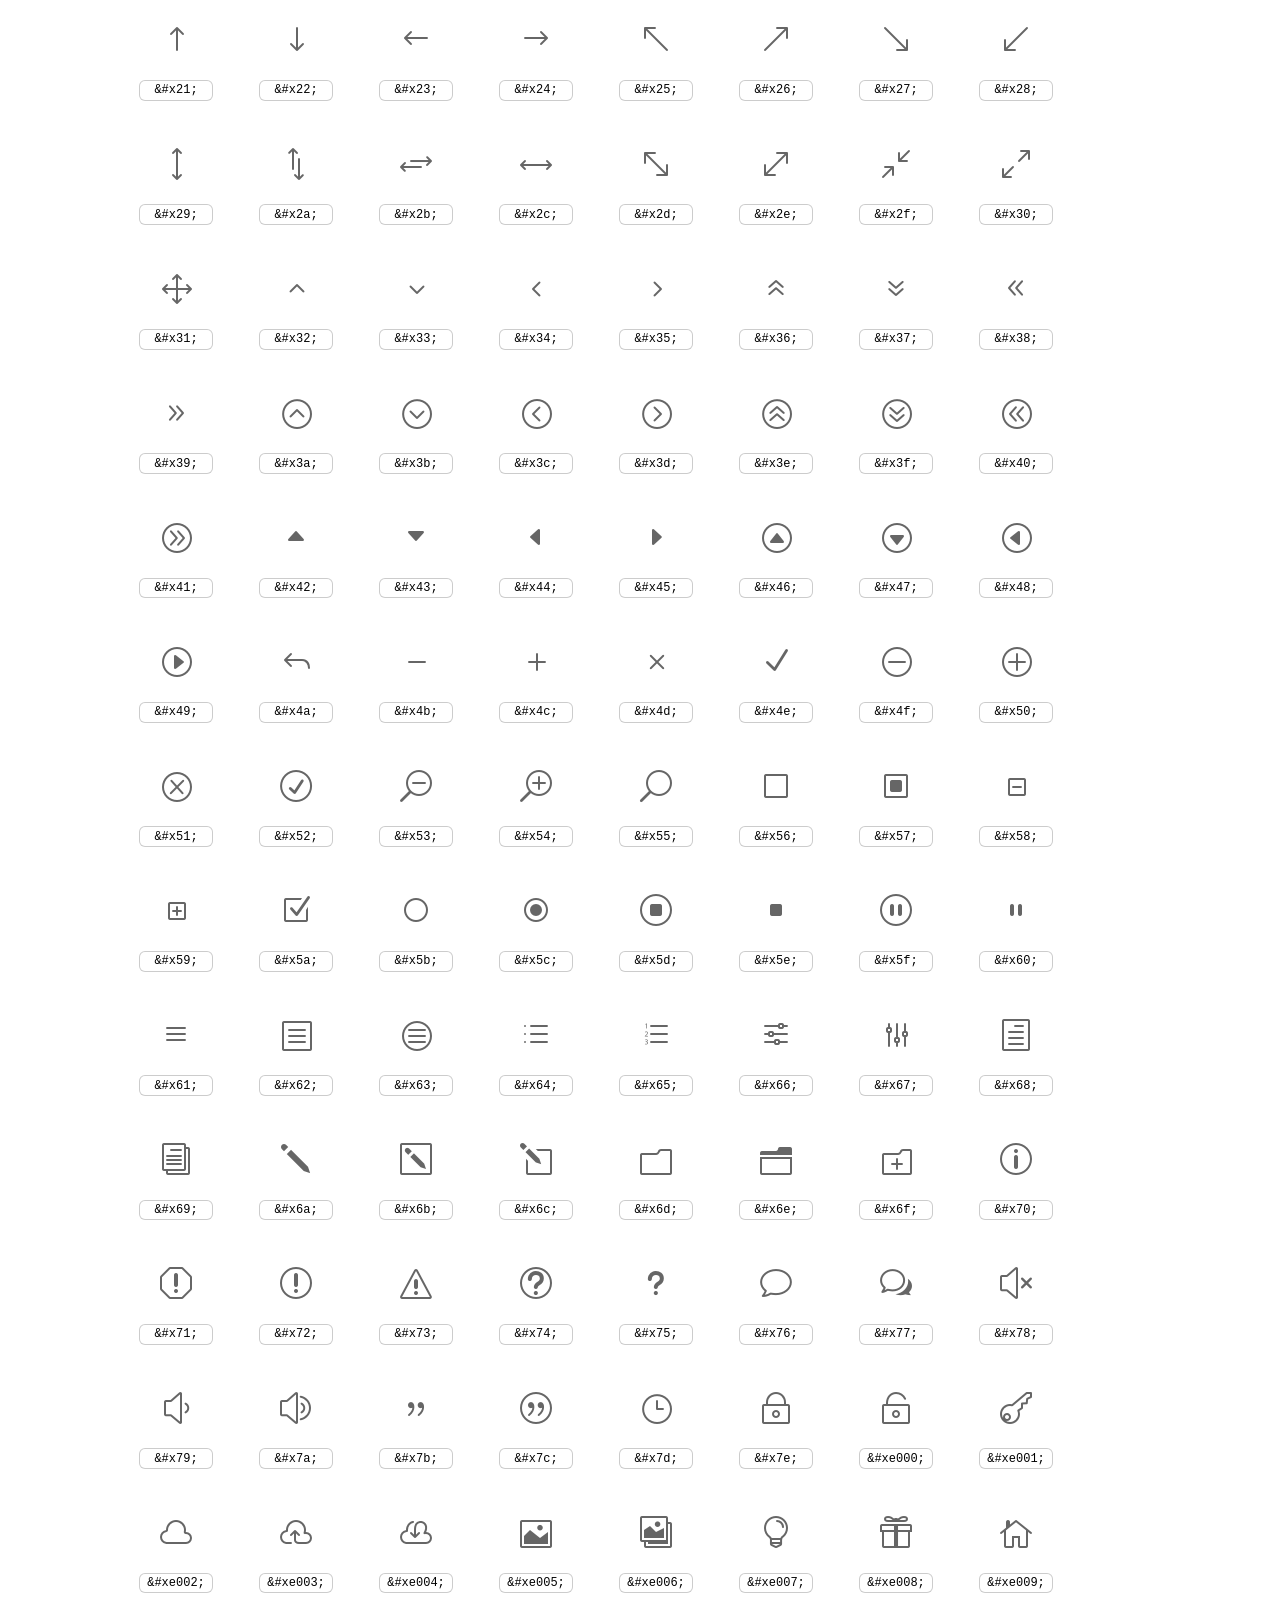
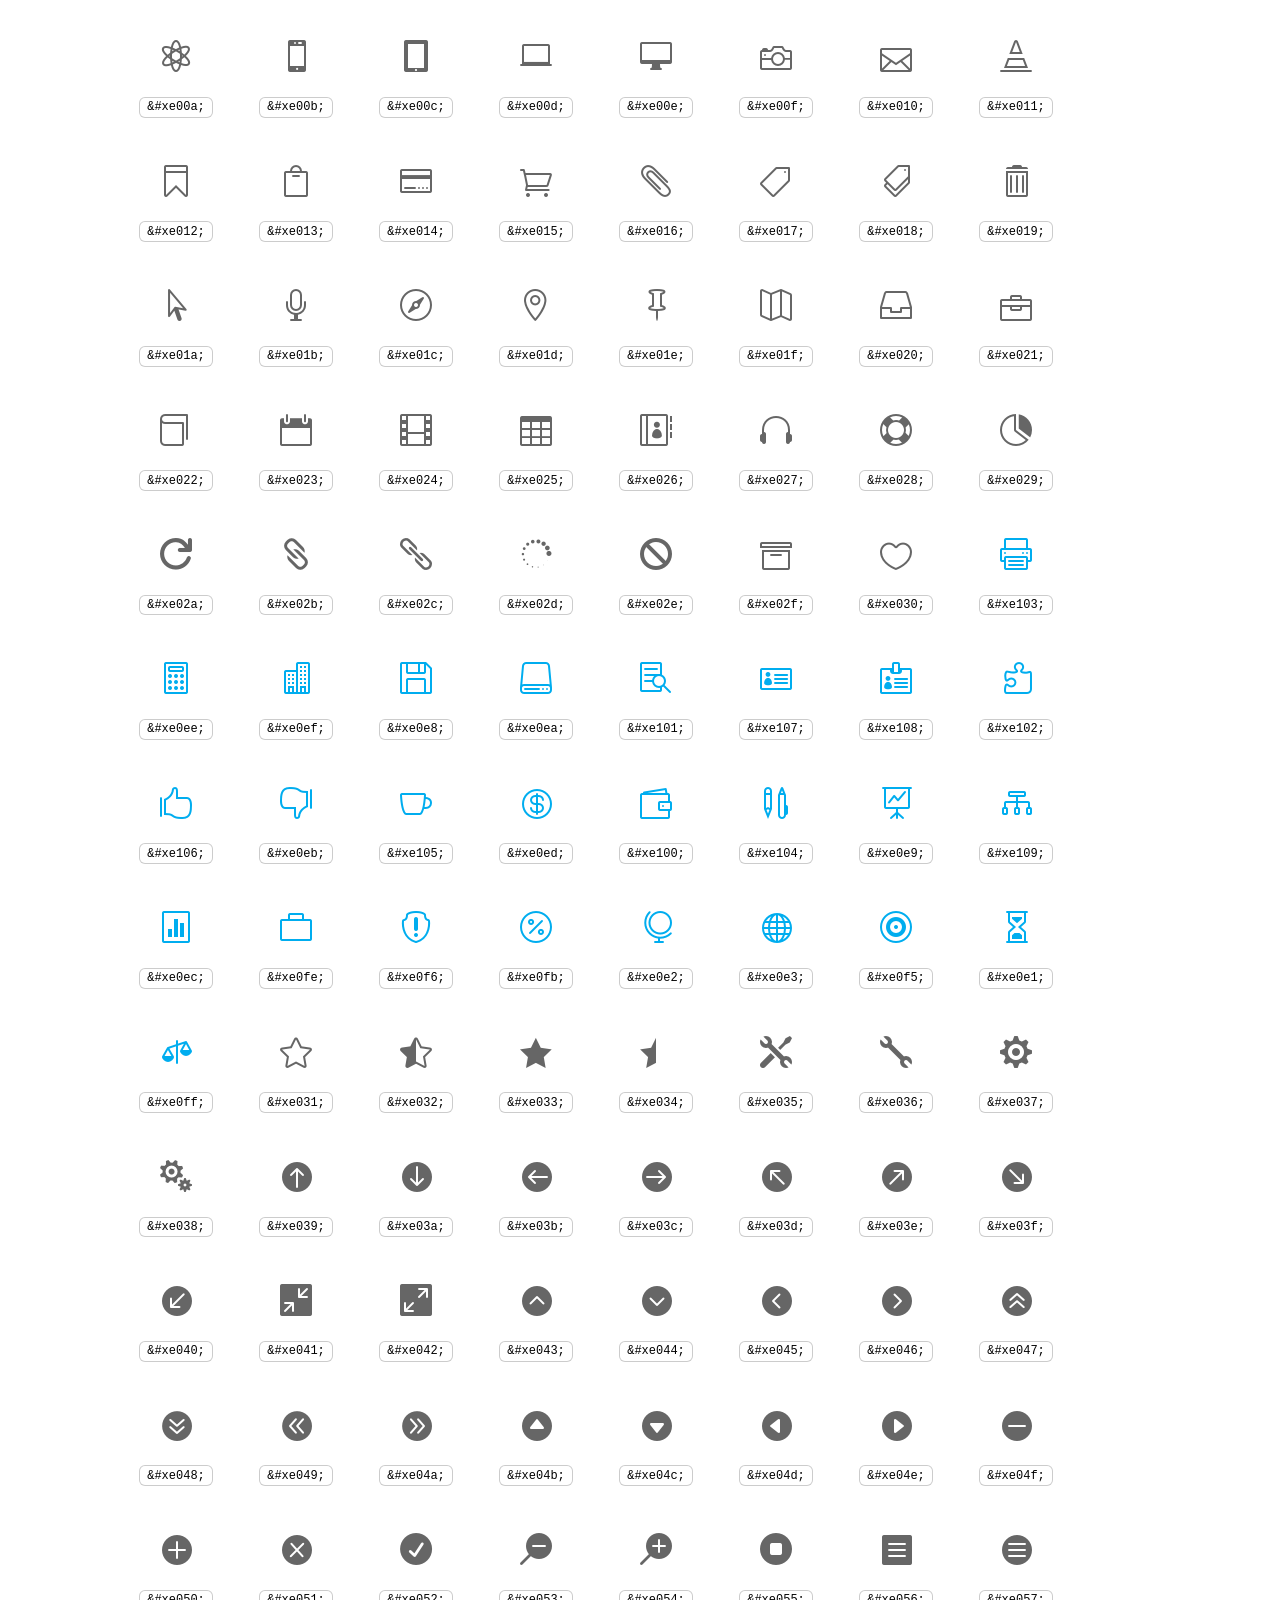
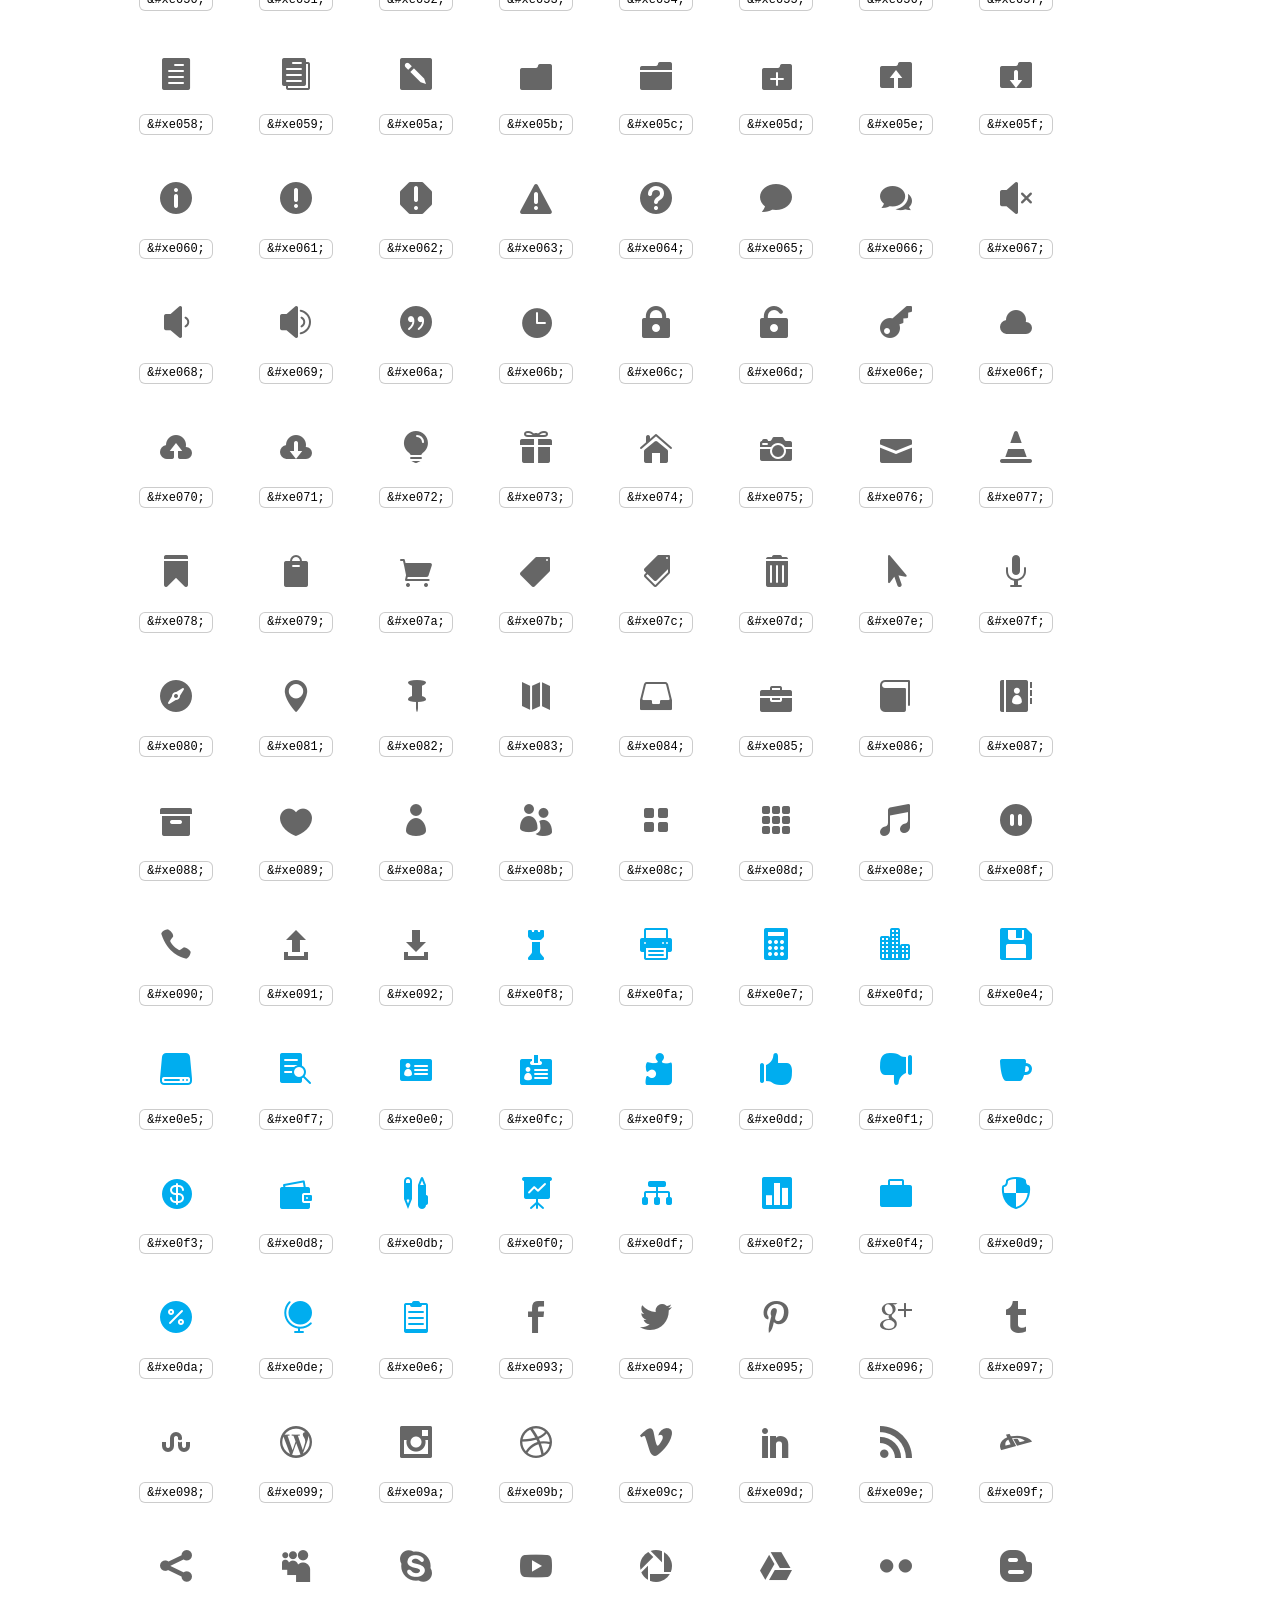
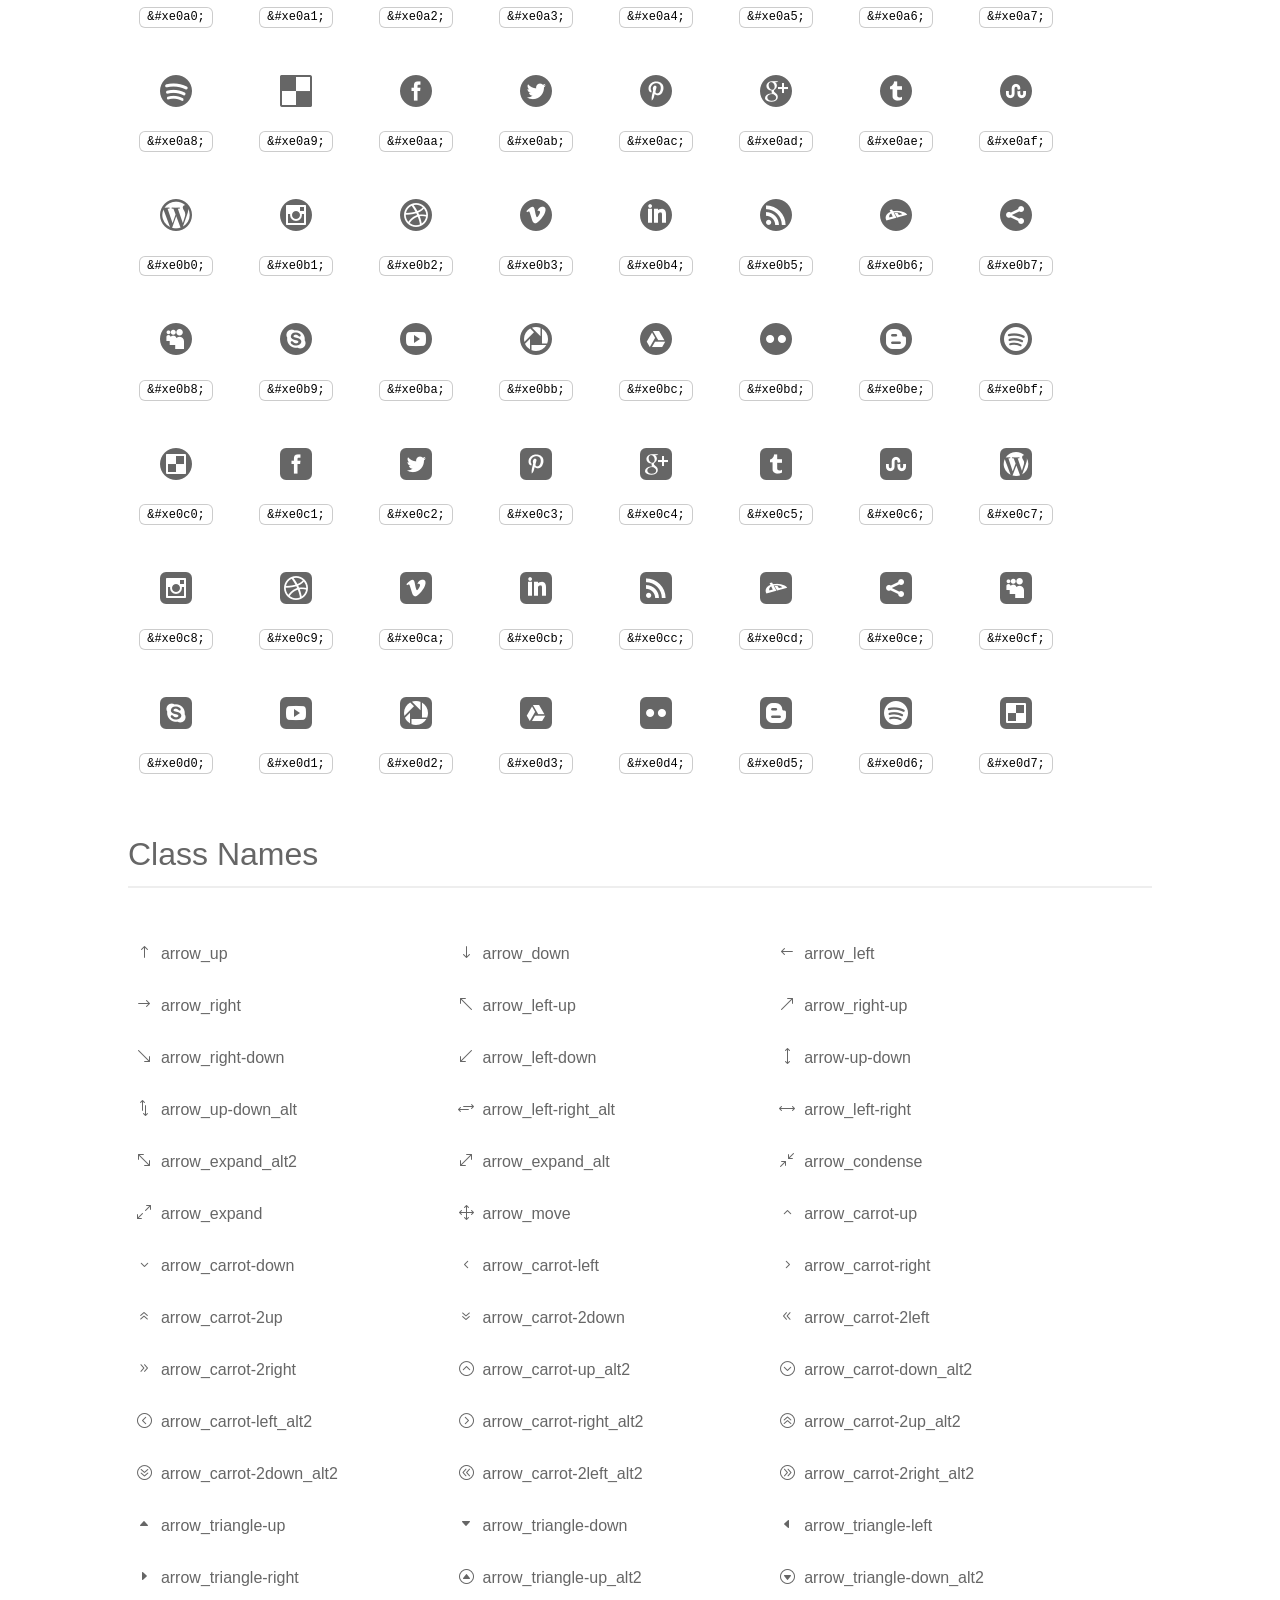
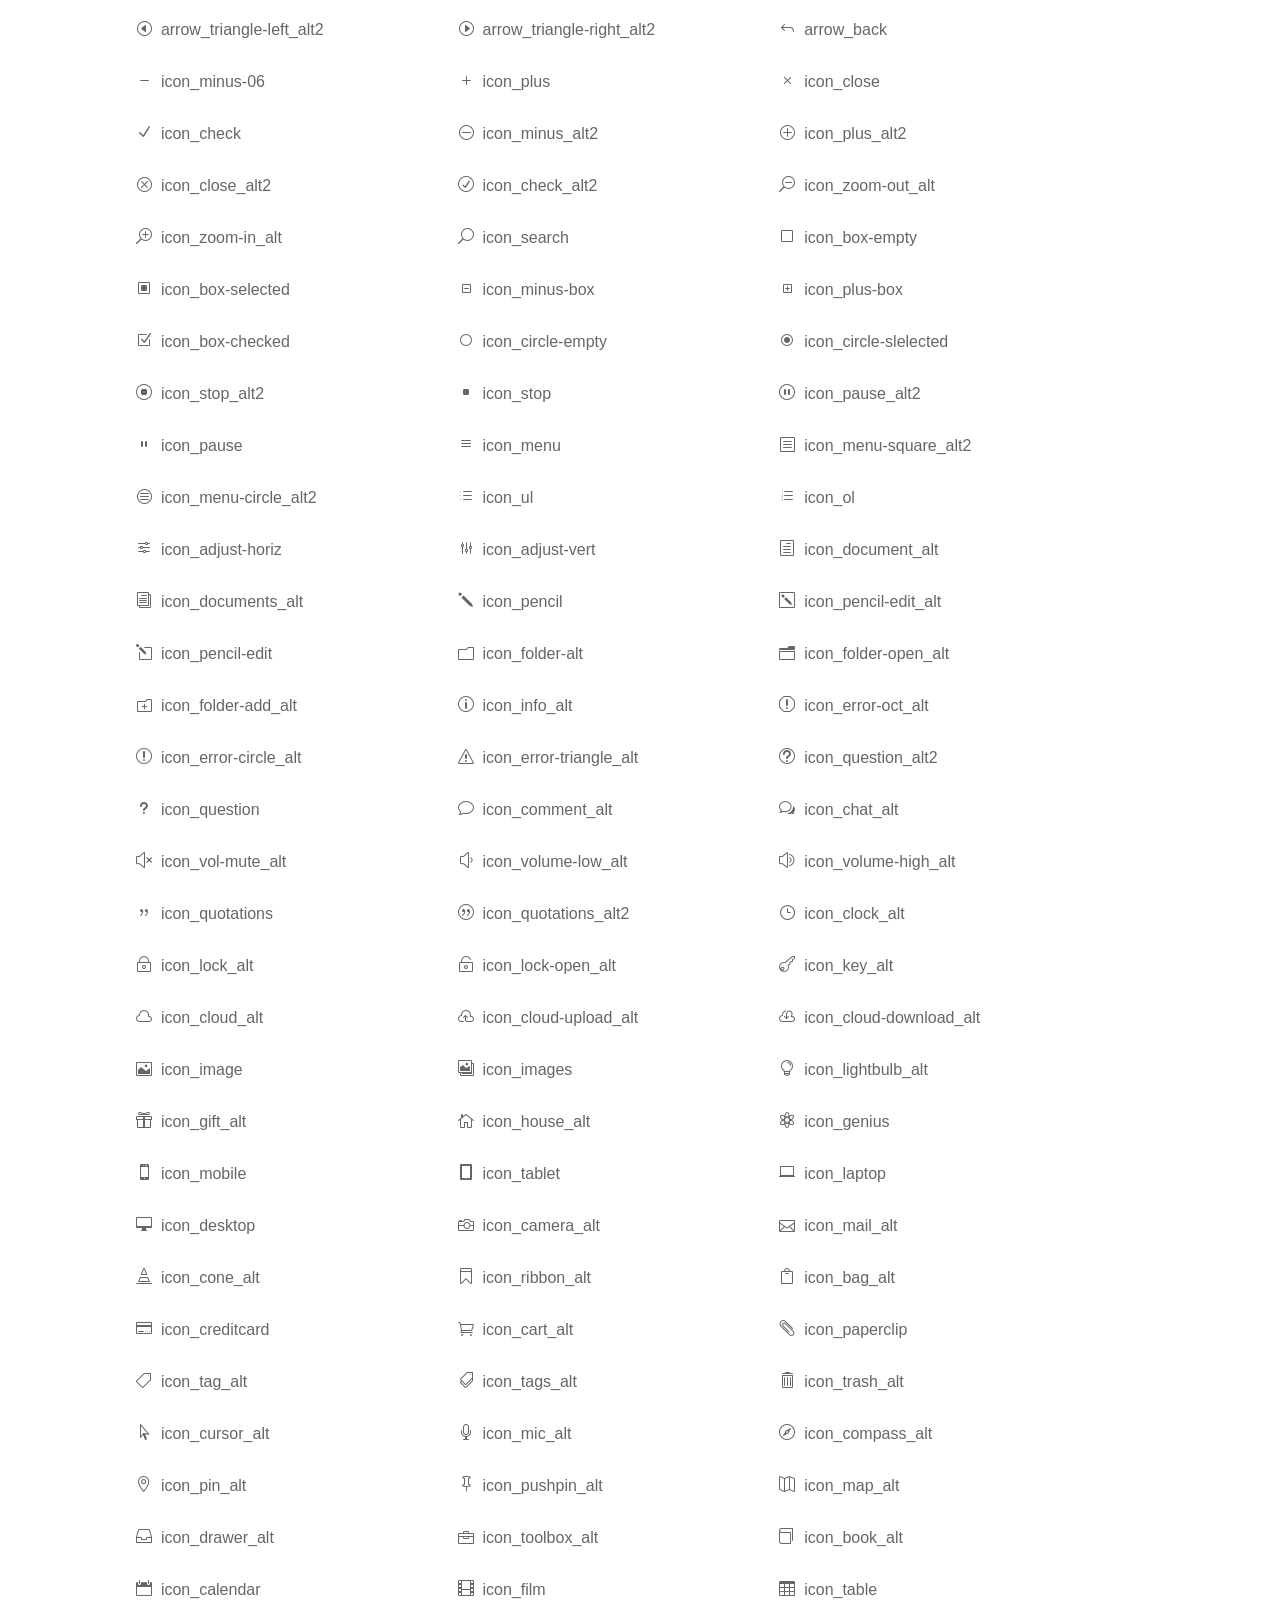
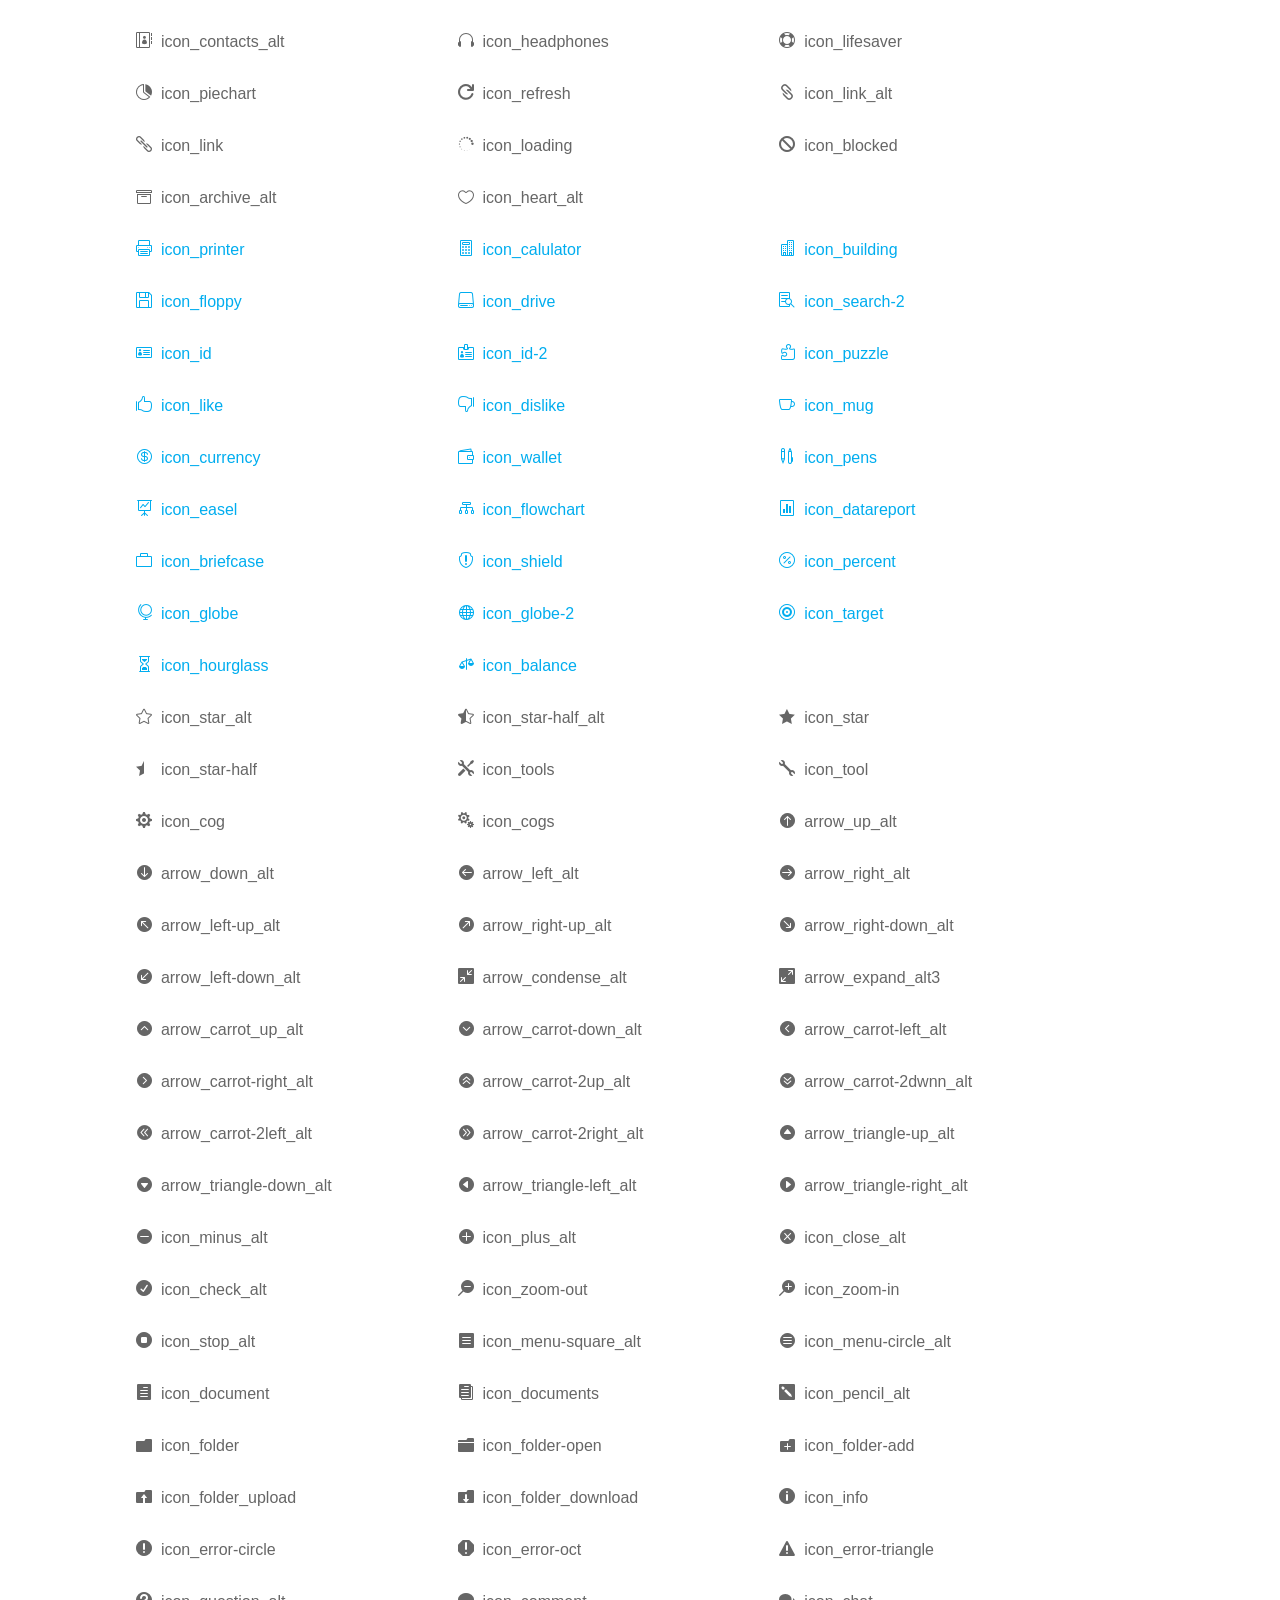
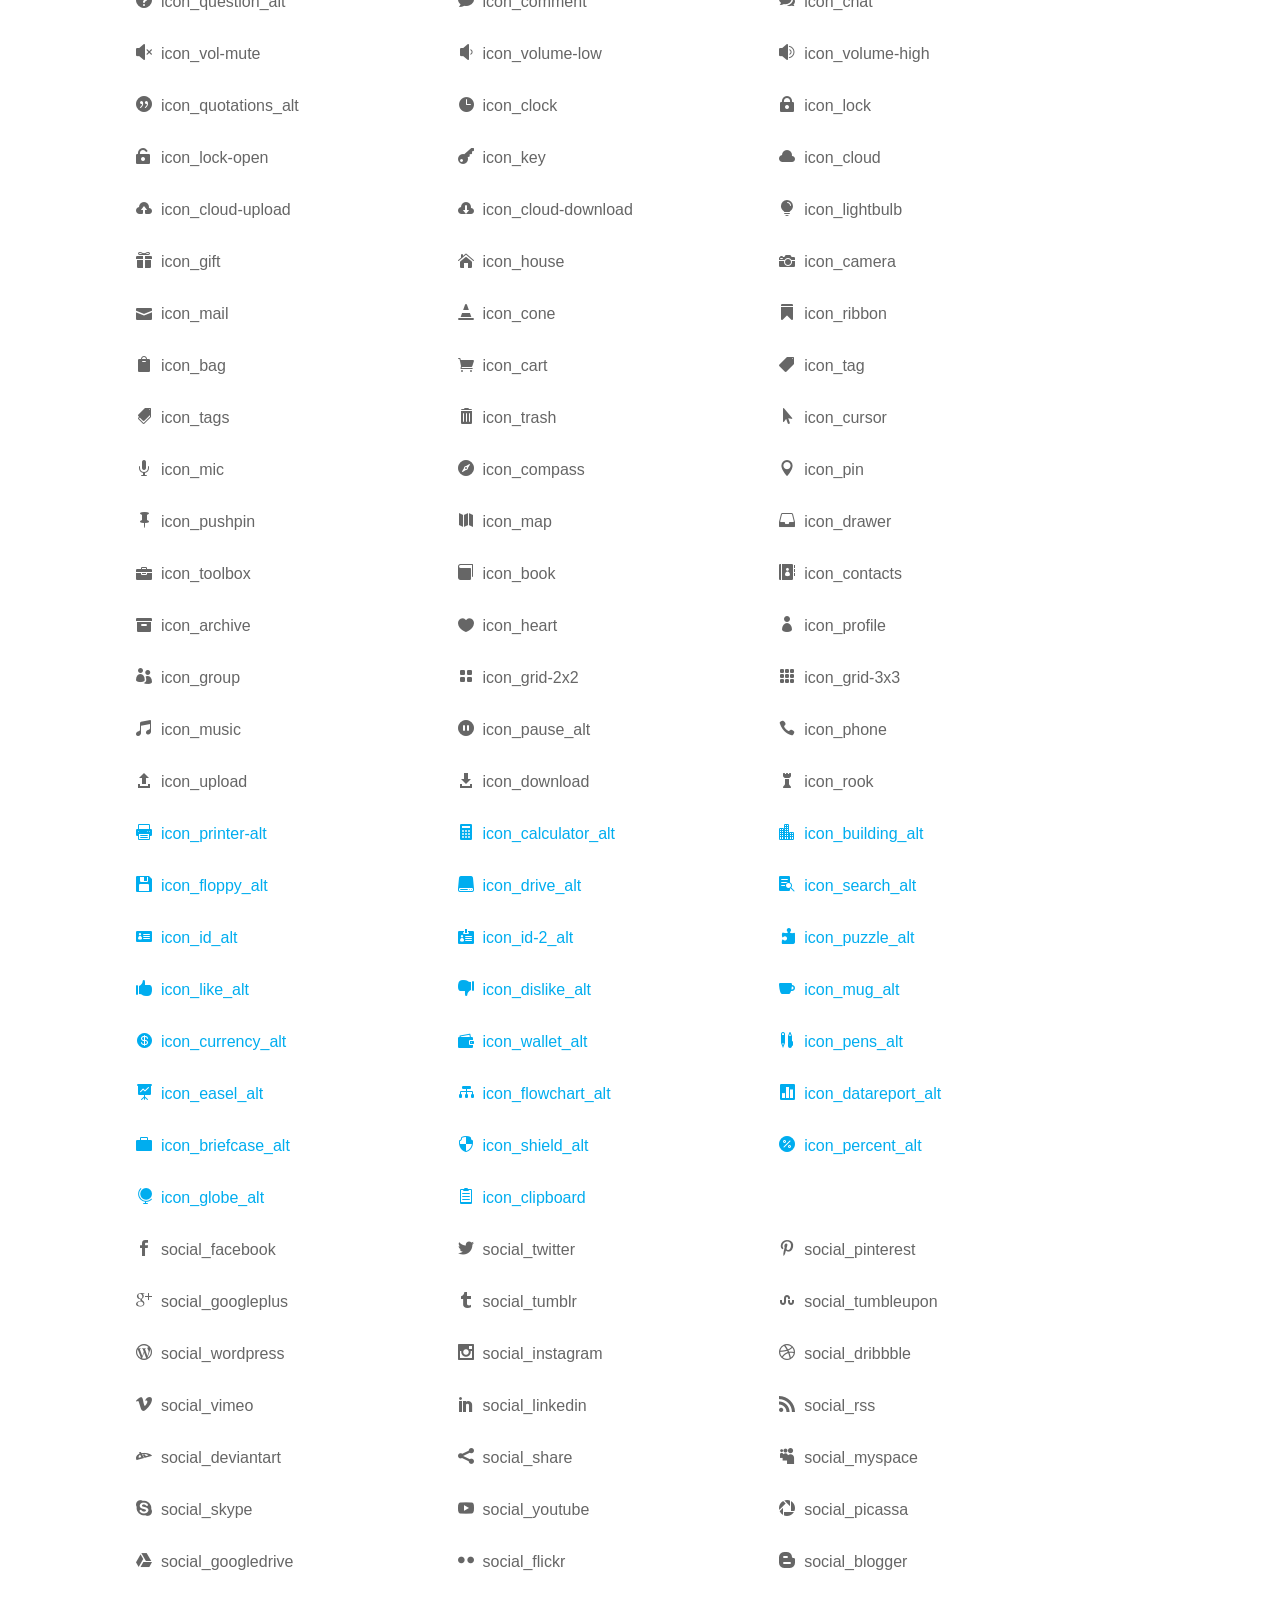
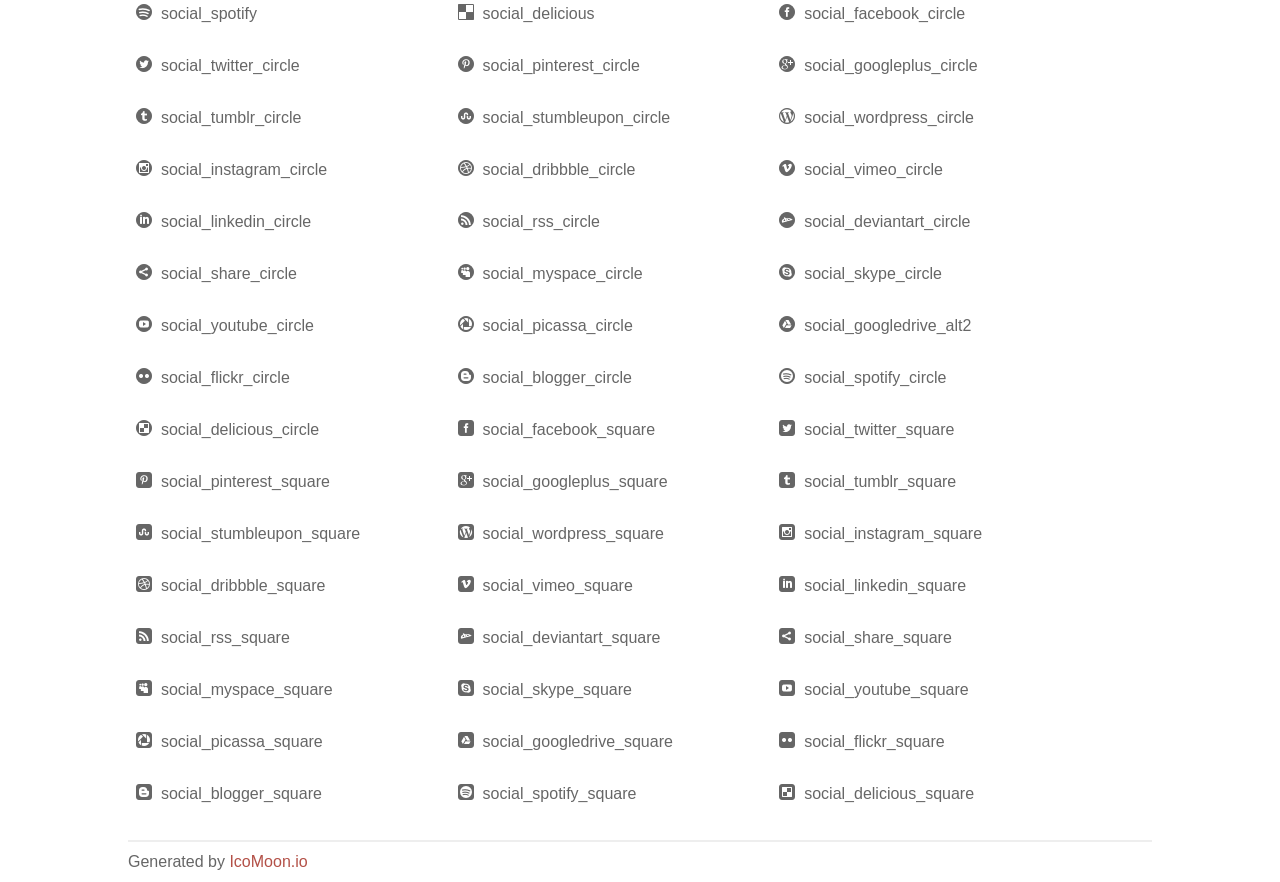
<file: fonts/elegant_font/HTML_CSS/index.html>
<!doctype html>
<html>
<head>
<title>Your Font/Glyphs</title>
<link rel="stylesheet" href="style.css" >
<!--[if lte IE 7]><script src="lte-ie7.js"></script><![endif]-->
<style>
	section, header, footer {display: block;}
	body {
		font-family: sans-serif;
		color: #666;
		line-height: 1.5;
		font-size: 1em;
	}
	* {
		-moz-box-sizing: border-box;
		-webkit-box-sizing: border-box;
		box-sizing: border-box;
		margin: 0;
		padding: 0;
	}
	.glyph {
		float: left;
		text-align: center;
		padding: .75em;
		margin: .4em 1.5em .75em 0;
		width: 6em;
		text-shadow: none;
	}
	
	.glyph input {
		font-family: consolas, monospace;
		font-size: 12px;
		width: 100%;
		text-align: center;
		border: 0;
		box-shadow: 0 0 0 1px #ccc;
		padding: .2em;
                -moz-border-radius: 5px;
                -webkit-border-radius: 5px;
	}
	
	

	.new {
		color:#00adef !important;
	}

	
	.w-main {
		width: 80%;
	}
	.centered {
		margin-left: auto;
		margin-right: auto;
	}
	.fs1 {
		font-size: 2em;
	}
	header {
		margin: 2em 0;
		padding-bottom: .5em;
		color: #666;
		box-shadow: 0 2px #eee;
	}
	header h1 {
		font-size: 2em;
		font-weight: normal;
	}
	.clearfix:before, .clearfix:after { content: ""; display: table; }
	.clearfix:after, .clear { clear: both; }
	footer {
		margin-top: 2em;
		padding: .5em 0;
		box-shadow: 0 -2px #eee;
	}
	a, a:visited {
		color: #B35047;
		text-decoration: none;
	}
	a:hover, a:focus {color: #000;}
	
	.box1 {
		font-size: 16px;
		display: inline-block;
		width: 30%;
		padding: .25em .5em;
		margin: 20px 10px 0 0;
	}
</style>
</head>
<body>
	<div class="w-main centered">
	<section class="mtm clearfix" id="glyphs">
	<div class="glyph">
		<div class="fs1" aria-hidden="true" data-icon="&#x21;"></div>
		<input type="text" readonly value="&amp;#x21;" >
	</div>
	<div class="glyph">
		<div class="fs1" aria-hidden="true" data-icon="&#x22;"></div>
		<input type="text" readonly value="&amp;#x22;" >
	</div>
	<div class="glyph">
		<div class="fs1" aria-hidden="true" data-icon="&#x23;"></div>
		<input type="text" readonly value="&amp;#x23;" >
	</div>
	<div class="glyph">
		<div class="fs1" aria-hidden="true" data-icon="&#x24;"></div>
		<input type="text" readonly value="&amp;#x24;" >
	</div>
	<div class="glyph">
		<div class="fs1" aria-hidden="true" data-icon="&#x25;"></div>
		<input type="text" readonly value="&amp;#x25;" >
	</div>
	<div class="glyph">
		<div class="fs1" aria-hidden="true" data-icon="&#x26;"></div>
		<input type="text" readonly value="&amp;#x26;" >
	</div>
	<div class="glyph">
		<div class="fs1" aria-hidden="true" data-icon="&#x27;"></div>
		<input type="text" readonly value="&amp;#x27;" >
	</div>
	<div class="glyph">
		<div class="fs1" aria-hidden="true" data-icon="&#x28;"></div>
		<input type="text" readonly value="&amp;#x28;" >
	</div>
	<div class="glyph">
		<div class="fs1" aria-hidden="true" data-icon="&#x29;"></div>
		<input type="text" readonly value="&amp;#x29;" >
	</div>
	<div class="glyph">
		<div class="fs1" aria-hidden="true" data-icon="&#x2a;"></div>
		<input type="text" readonly value="&amp;#x2a;" >
	</div>
	<div class="glyph">
		<div class="fs1" aria-hidden="true" data-icon="&#x2b;"></div>
		<input type="text" readonly value="&amp;#x2b;" >
	</div>
	<div class="glyph">
		<div class="fs1" aria-hidden="true" data-icon="&#x2c;"></div>
		<input type="text" readonly value="&amp;#x2c;" >
	</div>
	<div class="glyph">
		<div class="fs1" aria-hidden="true" data-icon="&#x2d;"></div>
		<input type="text" readonly value="&amp;#x2d;" >
	</div>
	<div class="glyph">
		<div class="fs1" aria-hidden="true" data-icon="&#x2e;"></div>
		<input type="text" readonly value="&amp;#x2e;" >
	</div>
	<div class="glyph">
		<div class="fs1" aria-hidden="true" data-icon="&#x2f;"></div>
		<input type="text" readonly value="&amp;#x2f;" >
	</div>
	<div class="glyph">
		<div class="fs1" aria-hidden="true" data-icon="&#x30;"></div>
		<input type="text" readonly value="&amp;#x30;" >
	</div>
	<div class="glyph">
		<div class="fs1" aria-hidden="true" data-icon="&#x31;"></div>
		<input type="text" readonly value="&amp;#x31;" >
	</div>
	<div class="glyph">
		<div class="fs1" aria-hidden="true" data-icon="&#x32;"></div>
		<input type="text" readonly value="&amp;#x32;" >
	</div>
	<div class="glyph">
		<div class="fs1" aria-hidden="true" data-icon="&#x33;"></div>
		<input type="text" readonly value="&amp;#x33;" >
	</div>
	<div class="glyph">
		<div class="fs1" aria-hidden="true" data-icon="&#x34;"></div>
		<input type="text" readonly value="&amp;#x34;" >
	</div>
	<div class="glyph">
		<div class="fs1" aria-hidden="true" data-icon="&#x35;"></div>
		<input type="text" readonly value="&amp;#x35;" >
	</div>
	<div class="glyph">
		<div class="fs1" aria-hidden="true" data-icon="&#x36;"></div>
		<input type="text" readonly value="&amp;#x36;" >
	</div>
	<div class="glyph">
		<div class="fs1" aria-hidden="true" data-icon="&#x37;"></div>
		<input type="text" readonly value="&amp;#x37;" >
	</div>
	<div class="glyph">
		<div class="fs1" aria-hidden="true" data-icon="&#x38;"></div>
		<input type="text" readonly value="&amp;#x38;" >
	</div>
	<div class="glyph">
		<div class="fs1" aria-hidden="true" data-icon="&#x39;"></div>
		<input type="text" readonly value="&amp;#x39;" >
	</div>
	<div class="glyph">
		<div class="fs1" aria-hidden="true" data-icon="&#x3a;"></div>
		<input type="text" readonly value="&amp;#x3a;" >
	</div>
	<div class="glyph">
		<div class="fs1" aria-hidden="true" data-icon="&#x3b;"></div>
		<input type="text" readonly value="&amp;#x3b;" >
	</div>
	<div class="glyph">
		<div class="fs1" aria-hidden="true" data-icon="&#x3c;"></div>
		<input type="text" readonly value="&amp;#x3c;" >
	</div>
	<div class="glyph">
		<div class="fs1" aria-hidden="true" data-icon="&#x3d;"></div>
		<input type="text" readonly value="&amp;#x3d;" >
	</div>
	<div class="glyph">
		<div class="fs1" aria-hidden="true" data-icon="&#x3e;"></div>
		<input type="text" readonly value="&amp;#x3e;" >
	</div>
	<div class="glyph">
		<div class="fs1" aria-hidden="true" data-icon="&#x3f;"></div>
		<input type="text" readonly value="&amp;#x3f;" >
	</div>
	<div class="glyph">
		<div class="fs1" aria-hidden="true" data-icon="&#x40;"></div>
		<input type="text" readonly value="&amp;#x40;" >
	</div>
	<div class="glyph">
		<div class="fs1" aria-hidden="true" data-icon="&#x41;"></div>
		<input type="text" readonly value="&amp;#x41;" >
	</div>
	<div class="glyph">
		<div class="fs1" aria-hidden="true" data-icon="&#x42;"></div>
		<input type="text" readonly value="&amp;#x42;" >
	</div>
	<div class="glyph">
		<div class="fs1" aria-hidden="true" data-icon="&#x43;"></div>
		<input type="text" readonly value="&amp;#x43;" >
	</div>
	<div class="glyph">
		<div class="fs1" aria-hidden="true" data-icon="&#x44;"></div>
		<input type="text" readonly value="&amp;#x44;" >
	</div>
	<div class="glyph">
		<div class="fs1" aria-hidden="true" data-icon="&#x45;"></div>
		<input type="text" readonly value="&amp;#x45;" >
	</div>
	<div class="glyph">
		<div class="fs1" aria-hidden="true" data-icon="&#x46;"></div>
		<input type="text" readonly value="&amp;#x46;" >
	</div>
	<div class="glyph">
		<div class="fs1" aria-hidden="true" data-icon="&#x47;"></div>
		<input type="text" readonly value="&amp;#x47;" >
	</div>
	<div class="glyph">
		<div class="fs1" aria-hidden="true" data-icon="&#x48;"></div>
		<input type="text" readonly value="&amp;#x48;" >
	</div>
	<div class="glyph">
		<div class="fs1" aria-hidden="true" data-icon="&#x49;"></div>
		<input type="text" readonly value="&amp;#x49;" >
	</div>
	<div class="glyph">
		<div class="fs1" aria-hidden="true" data-icon="&#x4a;"></div>
		<input type="text" readonly value="&amp;#x4a;" >
	</div>
	<div class="glyph">
		<div class="fs1" aria-hidden="true" data-icon="&#x4b;"></div>
		<input type="text" readonly value="&amp;#x4b;" >
	</div>
	<div class="glyph">
		<div class="fs1" aria-hidden="true" data-icon="&#x4c;"></div>
		<input type="text" readonly value="&amp;#x4c;" >
	</div>
	<div class="glyph">
		<div class="fs1" aria-hidden="true" data-icon="&#x4d;"></div>
		<input type="text" readonly value="&amp;#x4d;" >
	</div>
	<div class="glyph">
		<div class="fs1" aria-hidden="true" data-icon="&#x4e;"></div>
		<input type="text" readonly value="&amp;#x4e;" >
	</div>
	<div class="glyph">
		<div class="fs1" aria-hidden="true" data-icon="&#x4f;"></div>
		<input type="text" readonly value="&amp;#x4f;" >
	</div>
	<div class="glyph">
		<div class="fs1" aria-hidden="true" data-icon="&#x50;"></div>
		<input type="text" readonly value="&amp;#x50;" >
	</div>
	<div class="glyph">
		<div class="fs1" aria-hidden="true" data-icon="&#x51;"></div>
		<input type="text" readonly value="&amp;#x51;" >
	</div>
	<div class="glyph">
		<div class="fs1" aria-hidden="true" data-icon="&#x52;"></div>
		<input type="text" readonly value="&amp;#x52;" >
	</div>
	<div class="glyph">
		<div class="fs1" aria-hidden="true" data-icon="&#x53;"></div>
		<input type="text" readonly value="&amp;#x53;" >
	</div>
	<div class="glyph">
		<div class="fs1" aria-hidden="true" data-icon="&#x54;"></div>
		<input type="text" readonly value="&amp;#x54;" >
	</div>
	<div class="glyph">
		<div class="fs1" aria-hidden="true" data-icon="&#x55;"></div>
		<input type="text" readonly value="&amp;#x55;" >
	</div>
	<div class="glyph">
		<div class="fs1" aria-hidden="true" data-icon="&#x56;"></div>
		<input type="text" readonly value="&amp;#x56;" >
	</div>
	<div class="glyph">
		<div class="fs1" aria-hidden="true" data-icon="&#x57;"></div>
		<input type="text" readonly value="&amp;#x57;" >
	</div>
	<div class="glyph">
		<div class="fs1" aria-hidden="true" data-icon="&#x58;"></div>
		<input type="text" readonly value="&amp;#x58;" >
	</div>
	<div class="glyph">
		<div class="fs1" aria-hidden="true" data-icon="&#x59;"></div>
		<input type="text" readonly value="&amp;#x59;" >
	</div>
	<div class="glyph">
		<div class="fs1" aria-hidden="true" data-icon="&#x5a;"></div>
		<input type="text" readonly value="&amp;#x5a;" >
	</div>
	<div class="glyph">
		<div class="fs1" aria-hidden="true" data-icon="&#x5b;"></div>
		<input type="text" readonly value="&amp;#x5b;" >
	</div>
	<div class="glyph">
		<div class="fs1" aria-hidden="true" data-icon="&#x5c;"></div>
		<input type="text" readonly value="&amp;#x5c;" >
	</div>
	<div class="glyph">
		<div class="fs1" aria-hidden="true" data-icon="&#x5d;"></div>
		<input type="text" readonly value="&amp;#x5d;" >
	</div>
	<div class="glyph">
		<div class="fs1" aria-hidden="true" data-icon="&#x5e;"></div>
		<input type="text" readonly value="&amp;#x5e;" >
	</div>
	<div class="glyph">
		<div class="fs1" aria-hidden="true" data-icon="&#x5f;"></div>
		<input type="text" readonly value="&amp;#x5f;" >
	</div>
	<div class="glyph">
		<div class="fs1" aria-hidden="true" data-icon="&#x60;"></div>
		<input type="text" readonly value="&amp;#x60;" >
	</div>
	<div class="glyph">
		<div class="fs1" aria-hidden="true" data-icon="&#x61;"></div>
		<input type="text" readonly value="&amp;#x61;" >
	</div>
	<div class="glyph">
		<div class="fs1" aria-hidden="true" data-icon="&#x62;"></div>
		<input type="text" readonly value="&amp;#x62;" >
	</div>
	<div class="glyph">
		<div class="fs1" aria-hidden="true" data-icon="&#x63;"></div>
		<input type="text" readonly value="&amp;#x63;" >
	</div>
	<div class="glyph">
		<div class="fs1" aria-hidden="true" data-icon="&#x64;"></div>
		<input type="text" readonly value="&amp;#x64;" >
	</div>
	<div class="glyph">
		<div class="fs1" aria-hidden="true" data-icon="&#x65;"></div>
		<input type="text" readonly value="&amp;#x65;" >
	</div>
	<div class="glyph">
		<div class="fs1" aria-hidden="true" data-icon="&#x66;"></div>
		<input type="text" readonly value="&amp;#x66;" >
	</div>
	<div class="glyph">
		<div class="fs1" aria-hidden="true" data-icon="&#x67;"></div>
		<input type="text" readonly value="&amp;#x67;" >
	</div>
	<div class="glyph">
		<div class="fs1" aria-hidden="true" data-icon="&#x68;"></div>
		<input type="text" readonly value="&amp;#x68;" >
	</div>
	<div class="glyph">
		<div class="fs1" aria-hidden="true" data-icon="&#x69;"></div>
		<input type="text" readonly value="&amp;#x69;" >
	</div>
	<div class="glyph">
		<div class="fs1" aria-hidden="true" data-icon="&#x6a;"></div>
		<input type="text" readonly value="&amp;#x6a;" >
	</div>
	<div class="glyph">
		<div class="fs1" aria-hidden="true" data-icon="&#x6b;"></div>
		<input type="text" readonly value="&amp;#x6b;" >
	</div>
	<div class="glyph">
		<div class="fs1" aria-hidden="true" data-icon="&#x6c;"></div>
		<input type="text" readonly value="&amp;#x6c;" >
	</div>
	<div class="glyph">
		<div class="fs1" aria-hidden="true" data-icon="&#x6d;"></div>
		<input type="text" readonly value="&amp;#x6d;" >
	</div>
	<div class="glyph">
		<div class="fs1" aria-hidden="true" data-icon="&#x6e;"></div>
		<input type="text" readonly value="&amp;#x6e;" >
	</div>
	<div class="glyph">
		<div class="fs1" aria-hidden="true" data-icon="&#x6f;"></div>
		<input type="text" readonly value="&amp;#x6f;" >
	</div>
	<div class="glyph">
		<div class="fs1" aria-hidden="true" data-icon="&#x70;"></div>
		<input type="text" readonly value="&amp;#x70;" >
	</div>
	<div class="glyph">
		<div class="fs1" aria-hidden="true" data-icon="&#x71;"></div>
		<input type="text" readonly value="&amp;#x71;" >
	</div>
	<div class="glyph">
		<div class="fs1" aria-hidden="true" data-icon="&#x72;"></div>
		<input type="text" readonly value="&amp;#x72;" >
	</div>
	<div class="glyph">
		<div class="fs1" aria-hidden="true" data-icon="&#x73;"></div>
		<input type="text" readonly value="&amp;#x73;" >
	</div>
	<div class="glyph">
		<div class="fs1" aria-hidden="true" data-icon="&#x74;"></div>
		<input type="text" readonly value="&amp;#x74;" >
	</div>
	<div class="glyph">
		<div class="fs1" aria-hidden="true" data-icon="&#x75;"></div>
		<input type="text" readonly value="&amp;#x75;" >
	</div>
	<div class="glyph">
		<div class="fs1" aria-hidden="true" data-icon="&#x76;"></div>
		<input type="text" readonly value="&amp;#x76;" >
	</div>
	<div class="glyph">
		<div class="fs1" aria-hidden="true" data-icon="&#x77;"></div>
		<input type="text" readonly value="&amp;#x77;" >
	</div>
	<div class="glyph">
		<div class="fs1" aria-hidden="true" data-icon="&#x78;"></div>
		<input type="text" readonly value="&amp;#x78;" >
	</div>
	<div class="glyph">
		<div class="fs1" aria-hidden="true" data-icon="&#x79;"></div>
		<input type="text" readonly value="&amp;#x79;" >
	</div>
	<div class="glyph">
		<div class="fs1" aria-hidden="true" data-icon="&#x7a;"></div>
		<input type="text" readonly value="&amp;#x7a;" >
	</div>
	<div class="glyph">
		<div class="fs1" aria-hidden="true" data-icon="&#x7b;"></div>
		<input type="text" readonly value="&amp;#x7b;" >
	</div>
	<div class="glyph">
		<div class="fs1" aria-hidden="true" data-icon="&#x7c;"></div>
		<input type="text" readonly value="&amp;#x7c;" >
	</div>
	<div class="glyph">
		<div class="fs1" aria-hidden="true" data-icon="&#x7d;"></div>
		<input type="text" readonly value="&amp;#x7d;" >
	</div>
	<div class="glyph">
		<div class="fs1" aria-hidden="true" data-icon="&#x7e;"></div>
		<input type="text" readonly value="&amp;#x7e;" >
	</div>
	<div class="glyph">
		<div class="fs1" aria-hidden="true" data-icon="&#xe000;"></div>
		<input type="text" readonly value="&amp;#xe000;" >
	</div>
	<div class="glyph">
		<div class="fs1" aria-hidden="true" data-icon="&#xe001;"></div>
		<input type="text" readonly value="&amp;#xe001;" >
	</div>
	<div class="glyph">
		<div class="fs1" aria-hidden="true" data-icon="&#xe002;"></div>
		<input type="text" readonly value="&amp;#xe002;" >
	</div>
	<div class="glyph">
		<div class="fs1" aria-hidden="true" data-icon="&#xe003;"></div>
		<input type="text" readonly value="&amp;#xe003;" >
	</div>
	<div class="glyph">
		<div class="fs1" aria-hidden="true" data-icon="&#xe004;"></div>
		<input type="text" readonly value="&amp;#xe004;" >
	</div>
	<div class="glyph">
		<div class="fs1" aria-hidden="true" data-icon="&#xe005;"></div>
		<input type="text" readonly value="&amp;#xe005;" >
	</div>
	<div class="glyph">
		<div class="fs1" aria-hidden="true" data-icon="&#xe006;"></div>
		<input type="text" readonly value="&amp;#xe006;" >
	</div>
	<div class="glyph">
		<div class="fs1" aria-hidden="true" data-icon="&#xe007;"></div>
		<input type="text" readonly value="&amp;#xe007;" >
	</div>
	<div class="glyph">
		<div class="fs1" aria-hidden="true" data-icon="&#xe008;"></div>
		<input type="text" readonly value="&amp;#xe008;" >
	</div>
	<div class="glyph">
		<div class="fs1" aria-hidden="true" data-icon="&#xe009;"></div>
		<input type="text" readonly value="&amp;#xe009;" >
	</div>
	<div class="glyph">
		<div class="fs1" aria-hidden="true" data-icon="&#xe00a;"></div>
		<input type="text" readonly value="&amp;#xe00a;" >
	</div>
	<div class="glyph">
		<div class="fs1" aria-hidden="true" data-icon="&#xe00b;"></div>
		<input type="text" readonly value="&amp;#xe00b;" >
	</div>
	<div class="glyph">
		<div class="fs1" aria-hidden="true" data-icon="&#xe00c;"></div>
		<input type="text" readonly value="&amp;#xe00c;" >
	</div>
	<div class="glyph">
		<div class="fs1" aria-hidden="true" data-icon="&#xe00d;"></div>
		<input type="text" readonly value="&amp;#xe00d;" >
	</div>
	<div class="glyph">
		<div class="fs1" aria-hidden="true" data-icon="&#xe00e;"></div>
		<input type="text" readonly value="&amp;#xe00e;" >
	</div>
	<div class="glyph">
		<div class="fs1" aria-hidden="true" data-icon="&#xe00f;"></div>
		<input type="text" readonly value="&amp;#xe00f;" >
	</div>
	<div class="glyph">
		<div class="fs1" aria-hidden="true" data-icon="&#xe010;"></div>
		<input type="text" readonly value="&amp;#xe010;" >
	</div>
	<div class="glyph">
		<div class="fs1" aria-hidden="true" data-icon="&#xe011;"></div>
		<input type="text" readonly value="&amp;#xe011;" >
	</div>
	<div class="glyph">
		<div class="fs1" aria-hidden="true" data-icon="&#xe012;"></div>
		<input type="text" readonly value="&amp;#xe012;" >
	</div>
	<div class="glyph">
		<div class="fs1" aria-hidden="true" data-icon="&#xe013;"></div>
		<input type="text" readonly value="&amp;#xe013;" >
	</div>
	<div class="glyph">
		<div class="fs1" aria-hidden="true" data-icon="&#xe014;"></div>
		<input type="text" readonly value="&amp;#xe014;" >
	</div>
	<div class="glyph">
		<div class="fs1" aria-hidden="true" data-icon="&#xe015;"></div>
		<input type="text" readonly value="&amp;#xe015;" >
	</div>
	<div class="glyph">
		<div class="fs1" aria-hidden="true" data-icon="&#xe016;"></div>
		<input type="text" readonly value="&amp;#xe016;" >
	</div>
	<div class="glyph">
		<div class="fs1" aria-hidden="true" data-icon="&#xe017;"></div>
		<input type="text" readonly value="&amp;#xe017;" >
	</div>
	<div class="glyph">
		<div class="fs1" aria-hidden="true" data-icon="&#xe018;"></div>
		<input type="text" readonly value="&amp;#xe018;" >
	</div>
	<div class="glyph">
		<div class="fs1" aria-hidden="true" data-icon="&#xe019;"></div>
		<input type="text" readonly value="&amp;#xe019;" >
	</div>
	<div class="glyph">
		<div class="fs1" aria-hidden="true" data-icon="&#xe01a;"></div>
		<input type="text" readonly value="&amp;#xe01a;" >
	</div>
	<div class="glyph">
		<div class="fs1" aria-hidden="true" data-icon="&#xe01b;"></div>
		<input type="text" readonly value="&amp;#xe01b;" >
	</div>
	<div class="glyph">
		<div class="fs1" aria-hidden="true" data-icon="&#xe01c;"></div>
		<input type="text" readonly value="&amp;#xe01c;" >
	</div>
	<div class="glyph">
		<div class="fs1" aria-hidden="true" data-icon="&#xe01d;"></div>
		<input type="text" readonly value="&amp;#xe01d;" >
	</div>
	<div class="glyph">
		<div class="fs1" aria-hidden="true" data-icon="&#xe01e;"></div>
		<input type="text" readonly value="&amp;#xe01e;" >
	</div>
	<div class="glyph">
		<div class="fs1" aria-hidden="true" data-icon="&#xe01f;"></div>
		<input type="text" readonly value="&amp;#xe01f;" >
	</div>
	<div class="glyph">
		<div class="fs1" aria-hidden="true" data-icon="&#xe020;"></div>
		<input type="text" readonly value="&amp;#xe020;" >
	</div>
	<div class="glyph">
		<div class="fs1" aria-hidden="true" data-icon="&#xe021;"></div>
		<input type="text" readonly value="&amp;#xe021;" >
	</div>
	<div class="glyph">
		<div class="fs1" aria-hidden="true" data-icon="&#xe022;"></div>
		<input type="text" readonly value="&amp;#xe022;" >
	</div>
	<div class="glyph">
		<div class="fs1" aria-hidden="true" data-icon="&#xe023;"></div>
		<input type="text" readonly value="&amp;#xe023;" >
	</div>
	<div class="glyph">
		<div class="fs1" aria-hidden="true" data-icon="&#xe024;"></div>
		<input type="text" readonly value="&amp;#xe024;" >
	</div>
	<div class="glyph">
		<div class="fs1" aria-hidden="true" data-icon="&#xe025;"></div>
		<input type="text" readonly value="&amp;#xe025;" >
	</div>
	<div class="glyph">
		<div class="fs1" aria-hidden="true" data-icon="&#xe026;"></div>
		<input type="text" readonly value="&amp;#xe026;" >
	</div>
	<div class="glyph">
		<div class="fs1" aria-hidden="true" data-icon="&#xe027;"></div>
		<input type="text" readonly value="&amp;#xe027;" >
	</div>
	<div class="glyph">
		<div class="fs1" aria-hidden="true" data-icon="&#xe028;"></div>
		<input type="text" readonly value="&amp;#xe028;" >
	</div>
	<div class="glyph">
		<div class="fs1" aria-hidden="true" data-icon="&#xe029;"></div>
		<input type="text" readonly value="&amp;#xe029;" >
	</div>
	<div class="glyph">
		<div class="fs1" aria-hidden="true" data-icon="&#xe02a;"></div>
		<input type="text" readonly value="&amp;#xe02a;" >
	</div>
	<div class="glyph">
		<div class="fs1" aria-hidden="true" data-icon="&#xe02b;"></div>
		<input type="text" readonly value="&amp;#xe02b;" >
	</div>
	<div class="glyph">
		<div class="fs1" aria-hidden="true" data-icon="&#xe02c;"></div>
		<input type="text" readonly value="&amp;#xe02c;" >
	</div>
	<div class="glyph">
		<div class="fs1" aria-hidden="true" data-icon="&#xe02d;"></div>
		<input type="text" readonly value="&amp;#xe02d;" >
	</div>
	<div class="glyph">
		<div class="fs1" aria-hidden="true" data-icon="&#xe02e;"></div>
		<input type="text" readonly value="&amp;#xe02e;" >
	</div>
	<div class="glyph">
		<div class="fs1" aria-hidden="true" data-icon="&#xe02f;"></div>
		<input type="text" readonly value="&amp;#xe02f;" >
	</div>
	<div class="glyph">
		<div class="fs1" aria-hidden="true" data-icon="&#xe030;"></div>
		<input type="text" readonly value="&amp;#xe030;" >
	</div>
    
    <div class="new">
    
    <div class="glyph">
		<div class="fs1" aria-hidden="true" data-icon="&#xe103;"></div>
		<input type="text" readonly value="&amp;#xe103;" >
	</div>
	<div class="glyph">
		<div class="fs1" aria-hidden="true" data-icon="&#xe0ee;"></div>
		<input type="text" readonly value="&amp;#xe0ee;" >
	</div>
	<div class="glyph">
		<div class="fs1" aria-hidden="true" data-icon="&#xe0ef;"></div>
		<input type="text" readonly value="&amp;#xe0ef;" >
	</div>
	<div class="glyph">
		<div class="fs1" aria-hidden="true" data-icon="&#xe0e8;"></div>
		<input type="text" readonly value="&amp;#xe0e8;" >
	</div>
	<div class="glyph">
		<div class="fs1" aria-hidden="true" data-icon="&#xe0ea;"></div>
		<input type="text" readonly value="&amp;#xe0ea;" >
	</div>
	<div class="glyph">
		<div class="fs1" aria-hidden="true" data-icon="&#xe101;"></div>
		<input type="text" readonly value="&amp;#xe101;" >
	</div>
	<div class="glyph">
		<div class="fs1" aria-hidden="true" data-icon="&#xe107;"></div>
		<input type="text" readonly value="&amp;#xe107;" >
	</div>
	<div class="glyph">
		<div class="fs1" aria-hidden="true" data-icon="&#xe108;"></div>
		<input type="text" readonly value="&amp;#xe108;" >
	</div>
	<div class="glyph">
		<div class="fs1" aria-hidden="true" data-icon="&#xe102;"></div>
		<input type="text" readonly value="&amp;#xe102;" >
	</div>
	<div class="glyph">
		<div class="fs1" aria-hidden="true" data-icon="&#xe106;"></div>
		<input type="text" readonly value="&amp;#xe106;" >
	</div>
	<div class="glyph">
		<div class="fs1" aria-hidden="true" data-icon="&#xe0eb;"></div>
		<input type="text" readonly value="&amp;#xe0eb;" >
	</div>
	<div class="glyph">
		<div class="fs1" aria-hidden="true" data-icon="&#xe105;"></div>
		<input type="text" readonly value="&amp;#xe105;" >
	</div>
	<div class="glyph">
		<div class="fs1" aria-hidden="true" data-icon="&#xe0ed;"></div>
		<input type="text" readonly value="&amp;#xe0ed;" >
	</div>
	<div class="glyph">
		<div class="fs1" aria-hidden="true" data-icon="&#xe100;"></div>
		<input type="text" readonly value="&amp;#xe100;" >
	</div>
	<div class="glyph">
		<div class="fs1" aria-hidden="true" data-icon="&#xe104;"></div>
		<input type="text" readonly value="&amp;#xe104;" >
	</div>
	<div class="glyph">
		<div class="fs1" aria-hidden="true" data-icon="&#xe0e9;"></div>
		<input type="text" readonly value="&amp;#xe0e9;" >
	</div>
	<div class="glyph">
		<div class="fs1" aria-hidden="true" data-icon="&#xe109;"></div>
		<input type="text" readonly value="&amp;#xe109;" >
	</div>
	<div class="glyph">
		<div class="fs1" aria-hidden="true" data-icon="&#xe0ec;"></div>
		<input type="text" readonly value="&amp;#xe0ec;" >
	</div>
	<div class="glyph">
		<div class="fs1" aria-hidden="true" data-icon="&#xe0fe;"></div>
		<input type="text" readonly value="&amp;#xe0fe;" >
	</div>
	<div class="glyph">
		<div class="fs1" aria-hidden="true" data-icon="&#xe0f6;"></div>
		<input type="text" readonly value="&amp;#xe0f6;" >
	</div>
	<div class="glyph">
		<div class="fs1" aria-hidden="true" data-icon="&#xe0fb;"></div>
		<input type="text" readonly value="&amp;#xe0fb;" >
	</div>
	<div class="glyph">
		<div class="fs1" aria-hidden="true" data-icon="&#xe0e2;"></div>
		<input type="text" readonly value="&amp;#xe0e2;" >
	</div>
	<div class="glyph">
		<div class="fs1" aria-hidden="true" data-icon="&#xe0e3;"></div>
		<input type="text" readonly value="&amp;#xe0e3;" >
	</div>
	<div class="glyph">
		<div class="fs1" aria-hidden="true" data-icon="&#xe0f5;"></div>
		<input type="text" readonly value="&amp;#xe0f5;" >
	</div>
	<div class="glyph">
		<div class="fs1" aria-hidden="true" data-icon="&#xe0e1;"></div>
		<input type="text" readonly value="&amp;#xe0e1;" >
	</div>
	<div class="glyph">
		<div class="fs1" aria-hidden="true" data-icon="&#xe0ff;"></div>
		<input type="text" readonly value="&amp;#xe0ff;" >
	</div>
    
    </div>
    
	<div class="glyph">
		<div class="fs1" aria-hidden="true" data-icon="&#xe031;"></div>
		<input type="text" readonly value="&amp;#xe031;" >
	</div>
	<div class="glyph">
		<div class="fs1" aria-hidden="true" data-icon="&#xe032;"></div>
		<input type="text" readonly value="&amp;#xe032;" >
	</div>
	<div class="glyph">
		<div class="fs1" aria-hidden="true" data-icon="&#xe033;"></div>
		<input type="text" readonly value="&amp;#xe033;" >
	</div>
	<div class="glyph">
		<div class="fs1" aria-hidden="true" data-icon="&#xe034;"></div>
		<input type="text" readonly value="&amp;#xe034;" >
	</div>
	<div class="glyph">
		<div class="fs1" aria-hidden="true" data-icon="&#xe035;"></div>
		<input type="text" readonly value="&amp;#xe035;" >
	</div>
	<div class="glyph">
		<div class="fs1" aria-hidden="true" data-icon="&#xe036;"></div>
		<input type="text" readonly value="&amp;#xe036;" >
	</div>
	<div class="glyph">
		<div class="fs1" aria-hidden="true" data-icon="&#xe037;"></div>
		<input type="text" readonly value="&amp;#xe037;" >
	</div>
	<div class="glyph">
		<div class="fs1" aria-hidden="true" data-icon="&#xe038;"></div>
		<input type="text" readonly value="&amp;#xe038;" >
	</div>
	<div class="glyph">
		<div class="fs1" aria-hidden="true" data-icon="&#xe039;"></div>
		<input type="text" readonly value="&amp;#xe039;" >
	</div>
	<div class="glyph">
		<div class="fs1" aria-hidden="true" data-icon="&#xe03a;"></div>
		<input type="text" readonly value="&amp;#xe03a;" >
	</div>
	<div class="glyph">
		<div class="fs1" aria-hidden="true" data-icon="&#xe03b;"></div>
		<input type="text" readonly value="&amp;#xe03b;" >
	</div>
	<div class="glyph">
		<div class="fs1" aria-hidden="true" data-icon="&#xe03c;"></div>
		<input type="text" readonly value="&amp;#xe03c;" >
	</div>
	<div class="glyph">
		<div class="fs1" aria-hidden="true" data-icon="&#xe03d;"></div>
		<input type="text" readonly value="&amp;#xe03d;" >
	</div>
	<div class="glyph">
		<div class="fs1" aria-hidden="true" data-icon="&#xe03e;"></div>
		<input type="text" readonly value="&amp;#xe03e;" >
	</div>
	<div class="glyph">
		<div class="fs1" aria-hidden="true" data-icon="&#xe03f;"></div>
		<input type="text" readonly value="&amp;#xe03f;" >
	</div>
	<div class="glyph">
		<div class="fs1" aria-hidden="true" data-icon="&#xe040;"></div>
		<input type="text" readonly value="&amp;#xe040;" >
	</div>
	<div class="glyph">
		<div class="fs1" aria-hidden="true" data-icon="&#xe041;"></div>
		<input type="text" readonly value="&amp;#xe041;" >
	</div>
	<div class="glyph">
		<div class="fs1" aria-hidden="true" data-icon="&#xe042;"></div>
		<input type="text" readonly value="&amp;#xe042;" >
	</div>
	<div class="glyph">
		<div class="fs1" aria-hidden="true" data-icon="&#xe043;"></div>
		<input type="text" readonly value="&amp;#xe043;" >
	</div>
	<div class="glyph">
		<div class="fs1" aria-hidden="true" data-icon="&#xe044;"></div>
		<input type="text" readonly value="&amp;#xe044;" >
	</div>
	<div class="glyph">
		<div class="fs1" aria-hidden="true" data-icon="&#xe045;"></div>
		<input type="text" readonly value="&amp;#xe045;" >
	</div>
	<div class="glyph">
		<div class="fs1" aria-hidden="true" data-icon="&#xe046;"></div>
		<input type="text" readonly value="&amp;#xe046;" >
	</div>
	<div class="glyph">
		<div class="fs1" aria-hidden="true" data-icon="&#xe047;"></div>
		<input type="text" readonly value="&amp;#xe047;" >
	</div>
	<div class="glyph">
		<div class="fs1" aria-hidden="true" data-icon="&#xe048;"></div>
		<input type="text" readonly value="&amp;#xe048;" >
	</div>
	<div class="glyph">
		<div class="fs1" aria-hidden="true" data-icon="&#xe049;"></div>
		<input type="text" readonly value="&amp;#xe049;" >
	</div>
	<div class="glyph">
		<div class="fs1" aria-hidden="true" data-icon="&#xe04a;"></div>
		<input type="text" readonly value="&amp;#xe04a;" >
	</div>
	<div class="glyph">
		<div class="fs1" aria-hidden="true" data-icon="&#xe04b;"></div>
		<input type="text" readonly value="&amp;#xe04b;" >
	</div>
	<div class="glyph">
		<div class="fs1" aria-hidden="true" data-icon="&#xe04c;"></div>
		<input type="text" readonly value="&amp;#xe04c;" >
	</div>
	<div class="glyph">
		<div class="fs1" aria-hidden="true" data-icon="&#xe04d;"></div>
		<input type="text" readonly value="&amp;#xe04d;" >
	</div>
	<div class="glyph">
		<div class="fs1" aria-hidden="true" data-icon="&#xe04e;"></div>
		<input type="text" readonly value="&amp;#xe04e;" >
	</div>
	<div class="glyph">
		<div class="fs1" aria-hidden="true" data-icon="&#xe04f;"></div>
		<input type="text" readonly value="&amp;#xe04f;" >
	</div>
	<div class="glyph">
		<div class="fs1" aria-hidden="true" data-icon="&#xe050;"></div>
		<input type="text" readonly value="&amp;#xe050;" >
	</div>
	<div class="glyph">
		<div class="fs1" aria-hidden="true" data-icon="&#xe051;"></div>
		<input type="text" readonly value="&amp;#xe051;" >
	</div>
	<div class="glyph">
		<div class="fs1" aria-hidden="true" data-icon="&#xe052;"></div>
		<input type="text" readonly value="&amp;#xe052;" >
	</div>
	<div class="glyph">
		<div class="fs1" aria-hidden="true" data-icon="&#xe053;"></div>
		<input type="text" readonly value="&amp;#xe053;" >
	</div>
	<div class="glyph">
		<div class="fs1" aria-hidden="true" data-icon="&#xe054;"></div>
		<input type="text" readonly value="&amp;#xe054;" >
	</div>
	<div class="glyph">
		<div class="fs1" aria-hidden="true" data-icon="&#xe055;"></div>
		<input type="text" readonly value="&amp;#xe055;" >
	</div>
	<div class="glyph">
		<div class="fs1" aria-hidden="true" data-icon="&#xe056;"></div>
		<input type="text" readonly value="&amp;#xe056;" >
	</div>
	<div class="glyph">
		<div class="fs1" aria-hidden="true" data-icon="&#xe057;"></div>
		<input type="text" readonly value="&amp;#xe057;" >
	</div>
	<div class="glyph">
		<div class="fs1" aria-hidden="true" data-icon="&#xe058;"></div>
		<input type="text" readonly value="&amp;#xe058;" >
	</div>
	<div class="glyph">
		<div class="fs1" aria-hidden="true" data-icon="&#xe059;"></div>
		<input type="text" readonly value="&amp;#xe059;" >
	</div>
	<div class="glyph">
		<div class="fs1" aria-hidden="true" data-icon="&#xe05a;"></div>
		<input type="text" readonly value="&amp;#xe05a;" >
	</div>
	<div class="glyph">
		<div class="fs1" aria-hidden="true" data-icon="&#xe05b;"></div>
		<input type="text" readonly value="&amp;#xe05b;" >
	</div>
	<div class="glyph">
		<div class="fs1" aria-hidden="true" data-icon="&#xe05c;"></div>
		<input type="text" readonly value="&amp;#xe05c;" >
	</div>
	<div class="glyph">
		<div class="fs1" aria-hidden="true" data-icon="&#xe05d;"></div>
		<input type="text" readonly value="&amp;#xe05d;" >
	</div>
	<div class="glyph">
		<div class="fs1" aria-hidden="true" data-icon="&#xe05e;"></div>
		<input type="text" readonly value="&amp;#xe05e;" >
	</div>
	<div class="glyph">
		<div class="fs1" aria-hidden="true" data-icon="&#xe05f;"></div>
		<input type="text" readonly value="&amp;#xe05f;" >
	</div>
	<div class="glyph">
		<div class="fs1" aria-hidden="true" data-icon="&#xe060;"></div>
		<input type="text" readonly value="&amp;#xe060;" >
	</div>
	<div class="glyph">
		<div class="fs1" aria-hidden="true" data-icon="&#xe061;"></div>
		<input type="text" readonly value="&amp;#xe061;" >
	</div>
	<div class="glyph">
		<div class="fs1" aria-hidden="true" data-icon="&#xe062;"></div>
		<input type="text" readonly value="&amp;#xe062;" >
	</div>
	<div class="glyph">
		<div class="fs1" aria-hidden="true" data-icon="&#xe063;"></div>
		<input type="text" readonly value="&amp;#xe063;" >
	</div>
	<div class="glyph">
		<div class="fs1" aria-hidden="true" data-icon="&#xe064;"></div>
		<input type="text" readonly value="&amp;#xe064;" >
	</div>
	<div class="glyph">
		<div class="fs1" aria-hidden="true" data-icon="&#xe065;"></div>
		<input type="text" readonly value="&amp;#xe065;" >
	</div>
	<div class="glyph">
		<div class="fs1" aria-hidden="true" data-icon="&#xe066;"></div>
		<input type="text" readonly value="&amp;#xe066;" >
	</div>
	<div class="glyph">
		<div class="fs1" aria-hidden="true" data-icon="&#xe067;"></div>
		<input type="text" readonly value="&amp;#xe067;" >
	</div>
	<div class="glyph">
		<div class="fs1" aria-hidden="true" data-icon="&#xe068;"></div>
		<input type="text" readonly value="&amp;#xe068;" >
	</div>
	<div class="glyph">
		<div class="fs1" aria-hidden="true" data-icon="&#xe069;"></div>
		<input type="text" readonly value="&amp;#xe069;" >
	</div>
	<div class="glyph">
		<div class="fs1" aria-hidden="true" data-icon="&#xe06a;"></div>
		<input type="text" readonly value="&amp;#xe06a;" >
	</div>
	<div class="glyph">
		<div class="fs1" aria-hidden="true" data-icon="&#xe06b;"></div>
		<input type="text" readonly value="&amp;#xe06b;" >
	</div>
	<div class="glyph">
		<div class="fs1" aria-hidden="true" data-icon="&#xe06c;"></div>
		<input type="text" readonly value="&amp;#xe06c;" >
	</div>
	<div class="glyph">
		<div class="fs1" aria-hidden="true" data-icon="&#xe06d;"></div>
		<input type="text" readonly value="&amp;#xe06d;" >
	</div>
	<div class="glyph">
		<div class="fs1" aria-hidden="true" data-icon="&#xe06e;"></div>
		<input type="text" readonly value="&amp;#xe06e;" >
	</div>
	<div class="glyph">
		<div class="fs1" aria-hidden="true" data-icon="&#xe06f;"></div>
		<input type="text" readonly value="&amp;#xe06f;" >
	</div>
	<div class="glyph">
		<div class="fs1" aria-hidden="true" data-icon="&#xe070;"></div>
		<input type="text" readonly value="&amp;#xe070;" >
	</div>
	<div class="glyph">
		<div class="fs1" aria-hidden="true" data-icon="&#xe071;"></div>
		<input type="text" readonly value="&amp;#xe071;" >
	</div>
	<div class="glyph">
		<div class="fs1" aria-hidden="true" data-icon="&#xe072;"></div>
		<input type="text" readonly value="&amp;#xe072;" >
	</div>
	<div class="glyph">
		<div class="fs1" aria-hidden="true" data-icon="&#xe073;"></div>
		<input type="text" readonly value="&amp;#xe073;" >
	</div>
	<div class="glyph">
		<div class="fs1" aria-hidden="true" data-icon="&#xe074;"></div>
		<input type="text" readonly value="&amp;#xe074;" >
	</div>
	<div class="glyph">
		<div class="fs1" aria-hidden="true" data-icon="&#xe075;"></div>
		<input type="text" readonly value="&amp;#xe075;" >
	</div>
	<div class="glyph">
		<div class="fs1" aria-hidden="true" data-icon="&#xe076;"></div>
		<input type="text" readonly value="&amp;#xe076;" >
	</div>
	<div class="glyph">
		<div class="fs1" aria-hidden="true" data-icon="&#xe077;"></div>
		<input type="text" readonly value="&amp;#xe077;" >
	</div>
	<div class="glyph">
		<div class="fs1" aria-hidden="true" data-icon="&#xe078;"></div>
		<input type="text" readonly value="&amp;#xe078;" >
	</div>
	<div class="glyph">
		<div class="fs1" aria-hidden="true" data-icon="&#xe079;"></div>
		<input type="text" readonly value="&amp;#xe079;" >
	</div>
	<div class="glyph">
		<div class="fs1" aria-hidden="true" data-icon="&#xe07a;"></div>
		<input type="text" readonly value="&amp;#xe07a;" >
	</div>
	<div class="glyph">
		<div class="fs1" aria-hidden="true" data-icon="&#xe07b;"></div>
		<input type="text" readonly value="&amp;#xe07b;" >
	</div>
	<div class="glyph">
		<div class="fs1" aria-hidden="true" data-icon="&#xe07c;"></div>
		<input type="text" readonly value="&amp;#xe07c;" >
	</div>
	<div class="glyph">
		<div class="fs1" aria-hidden="true" data-icon="&#xe07d;"></div>
		<input type="text" readonly value="&amp;#xe07d;" >
	</div>
	<div class="glyph">
		<div class="fs1" aria-hidden="true" data-icon="&#xe07e;"></div>
		<input type="text" readonly value="&amp;#xe07e;" >
	</div>
	<div class="glyph">
		<div class="fs1" aria-hidden="true" data-icon="&#xe07f;"></div>
		<input type="text" readonly value="&amp;#xe07f;" >
	</div>
	<div class="glyph">
		<div class="fs1" aria-hidden="true" data-icon="&#xe080;"></div>
		<input type="text" readonly value="&amp;#xe080;" >
	</div>
	<div class="glyph">
		<div class="fs1" aria-hidden="true" data-icon="&#xe081;"></div>
		<input type="text" readonly value="&amp;#xe081;" >
	</div>
	<div class="glyph">
		<div class="fs1" aria-hidden="true" data-icon="&#xe082;"></div>
		<input type="text" readonly value="&amp;#xe082;" >
	</div>
	<div class="glyph">
		<div class="fs1" aria-hidden="true" data-icon="&#xe083;"></div>
		<input type="text" readonly value="&amp;#xe083;" >
	</div>
	<div class="glyph">
		<div class="fs1" aria-hidden="true" data-icon="&#xe084;"></div>
		<input type="text" readonly value="&amp;#xe084;" >
	</div>
	<div class="glyph">
		<div class="fs1" aria-hidden="true" data-icon="&#xe085;"></div>
		<input type="text" readonly value="&amp;#xe085;" >
	</div>
	<div class="glyph">
		<div class="fs1" aria-hidden="true" data-icon="&#xe086;"></div>
		<input type="text" readonly value="&amp;#xe086;" >
	</div>
	<div class="glyph">
		<div class="fs1" aria-hidden="true" data-icon="&#xe087;"></div>
		<input type="text" readonly value="&amp;#xe087;" >
	</div>
	<div class="glyph">
		<div class="fs1" aria-hidden="true" data-icon="&#xe088;"></div>
		<input type="text" readonly value="&amp;#xe088;" >
	</div>
	<div class="glyph">
		<div class="fs1" aria-hidden="true" data-icon="&#xe089;"></div>
		<input type="text" readonly value="&amp;#xe089;" >
	</div>
	<div class="glyph">
		<div class="fs1" aria-hidden="true" data-icon="&#xe08a;"></div>
		<input type="text" readonly value="&amp;#xe08a;" >
	</div>
	<div class="glyph">
		<div class="fs1" aria-hidden="true" data-icon="&#xe08b;"></div>
		<input type="text" readonly value="&amp;#xe08b;" >
	</div>
	<div class="glyph">
		<div class="fs1" aria-hidden="true" data-icon="&#xe08c;"></div>
		<input type="text" readonly value="&amp;#xe08c;" >
	</div>
	<div class="glyph">
		<div class="fs1" aria-hidden="true" data-icon="&#xe08d;"></div>
		<input type="text" readonly value="&amp;#xe08d;" >
	</div>
	<div class="glyph">
		<div class="fs1" aria-hidden="true" data-icon="&#xe08e;"></div>
		<input type="text" readonly value="&amp;#xe08e;" >
	</div>
	<div class="glyph">
		<div class="fs1" aria-hidden="true" data-icon="&#xe08f;"></div>
		<input type="text" readonly value="&amp;#xe08f;" >
	</div>
	<div class="glyph">
		<div class="fs1" aria-hidden="true" data-icon="&#xe090;"></div>
		<input type="text" readonly value="&amp;#xe090;" >
	</div>
	<div class="glyph">
		<div class="fs1" aria-hidden="true" data-icon="&#xe091;"></div>
		<input type="text" readonly value="&amp;#xe091;" >
	</div>
	<div class="glyph">
		<div class="fs1" aria-hidden="true" data-icon="&#xe092;"></div>
		<input type="text" readonly value="&amp;#xe092;" >
	</div>
    
    <div class="new">
    
    <div class="glyph">
		<div class="fs1" aria-hidden="true" data-icon="&#xe0f8;"></div>
		<input type="text" readonly value="&amp;#xe0f8;" >
	</div>
	<div class="glyph">
		<div class="fs1" aria-hidden="true" data-icon="&#xe0fa;"></div>
		<input type="text" readonly value="&amp;#xe0fa;" >
	</div>
	<div class="glyph">
		<div class="fs1" aria-hidden="true" data-icon="&#xe0e7;"></div>
		<input type="text" readonly value="&amp;#xe0e7;" >
	</div>
	<div class="glyph">
		<div class="fs1" aria-hidden="true" data-icon="&#xe0fd;"></div>
		<input type="text" readonly value="&amp;#xe0fd;" >
	</div>
	<div class="glyph">
		<div class="fs1" aria-hidden="true" data-icon="&#xe0e4;"></div>
		<input type="text" readonly value="&amp;#xe0e4;" >
	</div>
	<div class="glyph">
		<div class="fs1" aria-hidden="true" data-icon="&#xe0e5;"></div>
		<input type="text" readonly value="&amp;#xe0e5;" >
	</div>
	<div class="glyph">
		<div class="fs1" aria-hidden="true" data-icon="&#xe0f7;"></div>
		<input type="text" readonly value="&amp;#xe0f7;" >
	</div>
	<div class="glyph">
		<div class="fs1" aria-hidden="true" data-icon="&#xe0e0;"></div>
		<input type="text" readonly value="&amp;#xe0e0;" >
	</div>
	<div class="glyph">
		<div class="fs1" aria-hidden="true" data-icon="&#xe0fc;"></div>
		<input type="text" readonly value="&amp;#xe0fc;" >
	</div>
	<div class="glyph">
		<div class="fs1" aria-hidden="true" data-icon="&#xe0f9;"></div>
		<input type="text" readonly value="&amp;#xe0f9;" >
	</div>
	<div class="glyph">
		<div class="fs1" aria-hidden="true" data-icon="&#xe0dd;"></div>
		<input type="text" readonly value="&amp;#xe0dd;" >
	</div>
	<div class="glyph">
		<div class="fs1" aria-hidden="true" data-icon="&#xe0f1;"></div>
		<input type="text" readonly value="&amp;#xe0f1;" >
	</div>
	<div class="glyph">
		<div class="fs1" aria-hidden="true" data-icon="&#xe0dc;"></div>
		<input type="text" readonly value="&amp;#xe0dc;" >
	</div>
	<div class="glyph">
		<div class="fs1" aria-hidden="true" data-icon="&#xe0f3;"></div>
		<input type="text" readonly value="&amp;#xe0f3;" >
	</div>
	<div class="glyph">
		<div class="fs1" aria-hidden="true" data-icon="&#xe0d8;"></div>
		<input type="text" readonly value="&amp;#xe0d8;" >
	</div>
	<div class="glyph">
		<div class="fs1" aria-hidden="true" data-icon="&#xe0db;"></div>
		<input type="text" readonly value="&amp;#xe0db;" >
	</div>
	<div class="glyph">
		<div class="fs1" aria-hidden="true" data-icon="&#xe0f0;"></div>
		<input type="text" readonly value="&amp;#xe0f0;" >
	</div>
	<div class="glyph">
		<div class="fs1" aria-hidden="true" data-icon="&#xe0df;"></div>
		<input type="text" readonly value="&amp;#xe0df;" >
	</div>
	<div class="glyph">
		<div class="fs1" aria-hidden="true" data-icon="&#xe0f2;"></div>
		<input type="text" readonly value="&amp;#xe0f2;" >
	</div>
	<div class="glyph">
		<div class="fs1" aria-hidden="true" data-icon="&#xe0f4;"></div>
		<input type="text" readonly value="&amp;#xe0f4;" >
	</div>
	<div class="glyph">
		<div class="fs1" aria-hidden="true" data-icon="&#xe0d9;"></div>
		<input type="text" readonly value="&amp;#xe0d9;" >
	</div>
	<div class="glyph">
		<div class="fs1" aria-hidden="true" data-icon="&#xe0da;"></div>
		<input type="text" readonly value="&amp;#xe0da;" >
	</div>
	<div class="glyph">
		<div class="fs1" aria-hidden="true" data-icon="&#xe0de;"></div>
		<input type="text" readonly value="&amp;#xe0de;" >
	</div>
	<div class="glyph">
		<div class="fs1" aria-hidden="true" data-icon="&#xe0e6;"></div>
		<input type="text" readonly value="&amp;#xe0e6;" >
	</div>
    
    </div>
    
	<div class="glyph">
		<div class="fs1" aria-hidden="true" data-icon="&#xe093;"></div>
		<input type="text" readonly value="&amp;#xe093;" >
	</div>
	<div class="glyph">
		<div class="fs1" aria-hidden="true" data-icon="&#xe094;"></div>
		<input type="text" readonly value="&amp;#xe094;" >
	</div>
	<div class="glyph">
		<div class="fs1" aria-hidden="true" data-icon="&#xe095;"></div>
		<input type="text" readonly value="&amp;#xe095;" >
	</div>
	<div class="glyph">
		<div class="fs1" aria-hidden="true" data-icon="&#xe096;"></div>
		<input type="text" readonly value="&amp;#xe096;" >
	</div>
	<div class="glyph">
		<div class="fs1" aria-hidden="true" data-icon="&#xe097;"></div>
		<input type="text" readonly value="&amp;#xe097;" >
	</div>
	<div class="glyph">
		<div class="fs1" aria-hidden="true" data-icon="&#xe098;"></div>
		<input type="text" readonly value="&amp;#xe098;" >
	</div>
	<div class="glyph">
		<div class="fs1" aria-hidden="true" data-icon="&#xe099;"></div>
		<input type="text" readonly value="&amp;#xe099;" >
	</div>
	<div class="glyph">
		<div class="fs1" aria-hidden="true" data-icon="&#xe09a;"></div>
		<input type="text" readonly value="&amp;#xe09a;" >
	</div>
	<div class="glyph">
		<div class="fs1" aria-hidden="true" data-icon="&#xe09b;"></div>
		<input type="text" readonly value="&amp;#xe09b;" >
	</div>
	<div class="glyph">
		<div class="fs1" aria-hidden="true" data-icon="&#xe09c;"></div>
		<input type="text" readonly value="&amp;#xe09c;" >
	</div>
	<div class="glyph">
		<div class="fs1" aria-hidden="true" data-icon="&#xe09d;"></div>
		<input type="text" readonly value="&amp;#xe09d;" >
	</div>
	<div class="glyph">
		<div class="fs1" aria-hidden="true" data-icon="&#xe09e;"></div>
		<input type="text" readonly value="&amp;#xe09e;" >
	</div>
	<div class="glyph">
		<div class="fs1" aria-hidden="true" data-icon="&#xe09f;"></div>
		<input type="text" readonly value="&amp;#xe09f;" >
	</div>
	<div class="glyph">
		<div class="fs1" aria-hidden="true" data-icon="&#xe0a0;"></div>
		<input type="text" readonly value="&amp;#xe0a0;" >
	</div>
	<div class="glyph">
		<div class="fs1" aria-hidden="true" data-icon="&#xe0a1;"></div>
		<input type="text" readonly value="&amp;#xe0a1;" >
	</div>
	<div class="glyph">
		<div class="fs1" aria-hidden="true" data-icon="&#xe0a2;"></div>
		<input type="text" readonly value="&amp;#xe0a2;" >
	</div>
	<div class="glyph">
		<div class="fs1" aria-hidden="true" data-icon="&#xe0a3;"></div>
		<input type="text" readonly value="&amp;#xe0a3;" >
	</div>
	<div class="glyph">
		<div class="fs1" aria-hidden="true" data-icon="&#xe0a4;"></div>
		<input type="text" readonly value="&amp;#xe0a4;" >
	</div>
	<div class="glyph">
		<div class="fs1" aria-hidden="true" data-icon="&#xe0a5;"></div>
		<input type="text" readonly value="&amp;#xe0a5;" >
	</div>
	<div class="glyph">
		<div class="fs1" aria-hidden="true" data-icon="&#xe0a6;"></div>
		<input type="text" readonly value="&amp;#xe0a6;" >
	</div>
	<div class="glyph">
		<div class="fs1" aria-hidden="true" data-icon="&#xe0a7;"></div>
		<input type="text" readonly value="&amp;#xe0a7;" >
	</div>
	<div class="glyph">
		<div class="fs1" aria-hidden="true" data-icon="&#xe0a8;"></div>
		<input type="text" readonly value="&amp;#xe0a8;" >
	</div>
	<div class="glyph">
		<div class="fs1" aria-hidden="true" data-icon="&#xe0a9;"></div>
		<input type="text" readonly value="&amp;#xe0a9;" >
	</div>
	<div class="glyph">
		<div class="fs1" aria-hidden="true" data-icon="&#xe0aa;"></div>
		<input type="text" readonly value="&amp;#xe0aa;" >
	</div>
	<div class="glyph">
		<div class="fs1" aria-hidden="true" data-icon="&#xe0ab;"></div>
		<input type="text" readonly value="&amp;#xe0ab;" >
	</div>
	<div class="glyph">
		<div class="fs1" aria-hidden="true" data-icon="&#xe0ac;"></div>
		<input type="text" readonly value="&amp;#xe0ac;" >
	</div>
	<div class="glyph">
		<div class="fs1" aria-hidden="true" data-icon="&#xe0ad;"></div>
		<input type="text" readonly value="&amp;#xe0ad;" >
	</div>
	<div class="glyph">
		<div class="fs1" aria-hidden="true" data-icon="&#xe0ae;"></div>
		<input type="text" readonly value="&amp;#xe0ae;" >
	</div>
	<div class="glyph">
		<div class="fs1" aria-hidden="true" data-icon="&#xe0af;"></div>
		<input type="text" readonly value="&amp;#xe0af;" >
	</div>
	<div class="glyph">
		<div class="fs1" aria-hidden="true" data-icon="&#xe0b0;"></div>
		<input type="text" readonly value="&amp;#xe0b0;" >
	</div>
	<div class="glyph">
		<div class="fs1" aria-hidden="true" data-icon="&#xe0b1;"></div>
		<input type="text" readonly value="&amp;#xe0b1;" >
	</div>
	<div class="glyph">
		<div class="fs1" aria-hidden="true" data-icon="&#xe0b2;"></div>
		<input type="text" readonly value="&amp;#xe0b2;" >
	</div>
	<div class="glyph">
		<div class="fs1" aria-hidden="true" data-icon="&#xe0b3;"></div>
		<input type="text" readonly value="&amp;#xe0b3;" >
	</div>
	<div class="glyph">
		<div class="fs1" aria-hidden="true" data-icon="&#xe0b4;"></div>
		<input type="text" readonly value="&amp;#xe0b4;" >
	</div>
	<div class="glyph">
		<div class="fs1" aria-hidden="true" data-icon="&#xe0b5;"></div>
		<input type="text" readonly value="&amp;#xe0b5;" >
	</div>
	<div class="glyph">
		<div class="fs1" aria-hidden="true" data-icon="&#xe0b6;"></div>
		<input type="text" readonly value="&amp;#xe0b6;" >
	</div>
	<div class="glyph">
		<div class="fs1" aria-hidden="true" data-icon="&#xe0b7;"></div>
		<input type="text" readonly value="&amp;#xe0b7;" >
	</div>
	<div class="glyph">
		<div class="fs1" aria-hidden="true" data-icon="&#xe0b8;"></div>
		<input type="text" readonly value="&amp;#xe0b8;" >
	</div>
	<div class="glyph">
		<div class="fs1" aria-hidden="true" data-icon="&#xe0b9;"></div>
		<input type="text" readonly value="&amp;#xe0b9;" >
	</div>
	<div class="glyph">
		<div class="fs1" aria-hidden="true" data-icon="&#xe0ba;"></div>
		<input type="text" readonly value="&amp;#xe0ba;" >
	</div>
	<div class="glyph">
		<div class="fs1" aria-hidden="true" data-icon="&#xe0bb;"></div>
		<input type="text" readonly value="&amp;#xe0bb;" >
	</div>
	<div class="glyph">
		<div class="fs1" aria-hidden="true" data-icon="&#xe0bc;"></div>
		<input type="text" readonly value="&amp;#xe0bc;" >
	</div>
	<div class="glyph">
		<div class="fs1" aria-hidden="true" data-icon="&#xe0bd;"></div>
		<input type="text" readonly value="&amp;#xe0bd;" >
	</div>
	<div class="glyph">
		<div class="fs1" aria-hidden="true" data-icon="&#xe0be;"></div>
		<input type="text" readonly value="&amp;#xe0be;" >
	</div>
	<div class="glyph">
		<div class="fs1" aria-hidden="true" data-icon="&#xe0bf;"></div>
		<input type="text" readonly value="&amp;#xe0bf;" >
	</div>
	<div class="glyph">
		<div class="fs1" aria-hidden="true" data-icon="&#xe0c0;"></div>
		<input type="text" readonly value="&amp;#xe0c0;" >
	</div>
	<div class="glyph">
		<div class="fs1" aria-hidden="true" data-icon="&#xe0c1;"></div>
		<input type="text" readonly value="&amp;#xe0c1;" >
	</div>
	<div class="glyph">
		<div class="fs1" aria-hidden="true" data-icon="&#xe0c2;"></div>
		<input type="text" readonly value="&amp;#xe0c2;" >
	</div>
	<div class="glyph">
		<div class="fs1" aria-hidden="true" data-icon="&#xe0c3;"></div>
		<input type="text" readonly value="&amp;#xe0c3;" >
	</div>
	<div class="glyph">
		<div class="fs1" aria-hidden="true" data-icon="&#xe0c4;"></div>
		<input type="text" readonly value="&amp;#xe0c4;" >
	</div>
	<div class="glyph">
		<div class="fs1" aria-hidden="true" data-icon="&#xe0c5;"></div>
		<input type="text" readonly value="&amp;#xe0c5;" >
	</div>
	<div class="glyph">
		<div class="fs1" aria-hidden="true" data-icon="&#xe0c6;"></div>
		<input type="text" readonly value="&amp;#xe0c6;" >
	</div>
	<div class="glyph">
		<div class="fs1" aria-hidden="true" data-icon="&#xe0c7;"></div>
		<input type="text" readonly value="&amp;#xe0c7;" >
	</div>
	<div class="glyph">
		<div class="fs1" aria-hidden="true" data-icon="&#xe0c8;"></div>
		<input type="text" readonly value="&amp;#xe0c8;" >
	</div>
	<div class="glyph">
		<div class="fs1" aria-hidden="true" data-icon="&#xe0c9;"></div>
		<input type="text" readonly value="&amp;#xe0c9;" >
	</div>
	<div class="glyph">
		<div class="fs1" aria-hidden="true" data-icon="&#xe0ca;"></div>
		<input type="text" readonly value="&amp;#xe0ca;" >
	</div>
	<div class="glyph">
		<div class="fs1" aria-hidden="true" data-icon="&#xe0cb;"></div>
		<input type="text" readonly value="&amp;#xe0cb;" >
	</div>
	<div class="glyph">
		<div class="fs1" aria-hidden="true" data-icon="&#xe0cc;"></div>
		<input type="text" readonly value="&amp;#xe0cc;" >
	</div>
	<div class="glyph">
		<div class="fs1" aria-hidden="true" data-icon="&#xe0cd;"></div>
		<input type="text" readonly value="&amp;#xe0cd;" >
	</div>
	<div class="glyph">
		<div class="fs1" aria-hidden="true" data-icon="&#xe0ce;"></div>
		<input type="text" readonly value="&amp;#xe0ce;" >
	</div>
	<div class="glyph">
		<div class="fs1" aria-hidden="true" data-icon="&#xe0cf;"></div>
		<input type="text" readonly value="&amp;#xe0cf;" >
	</div>
	<div class="glyph">
		<div class="fs1" aria-hidden="true" data-icon="&#xe0d0;"></div>
		<input type="text" readonly value="&amp;#xe0d0;" >
	</div>
	<div class="glyph">
		<div class="fs1" aria-hidden="true" data-icon="&#xe0d1;"></div>
		<input type="text" readonly value="&amp;#xe0d1;" >
	</div>
	<div class="glyph">
		<div class="fs1" aria-hidden="true" data-icon="&#xe0d2;"></div>
		<input type="text" readonly value="&amp;#xe0d2;" >
	</div>
	<div class="glyph">
		<div class="fs1" aria-hidden="true" data-icon="&#xe0d3;"></div>
		<input type="text" readonly value="&amp;#xe0d3;" >
	</div>    
	<div class="glyph">
		<div class="fs1" aria-hidden="true" data-icon="&#xe0d4;"></div>
		<input type="text" readonly value="&amp;#xe0d4;" >
	</div>
	<div class="glyph">
		<div class="fs1" aria-hidden="true" data-icon="&#xe0d5;"></div>
		<input type="text" readonly value="&amp;#xe0d5;" >
	</div>
	<div class="glyph">
		<div class="fs1" aria-hidden="true" data-icon="&#xe0d6;"></div>
		<input type="text" readonly value="&amp;#xe0d6;" >
	</div>
	<div class="glyph">
		<div class="fs1" aria-hidden="true" data-icon="&#xe0d7;"></div>
		<input type="text" readonly value="&amp;#xe0d7;" >
	</div>    
	</section>
	<div class="clear"></div>
	<section class="mtm clearfix" id="glyphs">
	<header>
		<h1>Class Names</h1>
	</header>
	<span class="box1">
		<span aria-hidden="true" class="arrow_up"></span>
		&nbsp;arrow_up
	</span>
	<span class="box1">
		<span aria-hidden="true" class="arrow_down"></span>
		&nbsp;arrow_down
	</span>
	<span class="box1">
		<span aria-hidden="true" class="arrow_left"></span>
		&nbsp;arrow_left
	</span>
	<span class="box1">
		<span aria-hidden="true" class="arrow_right"></span>
		&nbsp;arrow_right
	</span>
	<span class="box1">
		<span aria-hidden="true" class="arrow_left-up"></span>
		&nbsp;arrow_left-up
	</span>
	<span class="box1">
		<span aria-hidden="true" class="arrow_right-up"></span>
		&nbsp;arrow_right-up
	</span>
	<span class="box1">
		<span aria-hidden="true" class="arrow_right-down"></span>
		&nbsp;arrow_right-down
	</span>
	<span class="box1">
		<span aria-hidden="true" class="arrow_left-down"></span>
		&nbsp;arrow_left-down
	</span>
	<span class="box1">
		<span aria-hidden="true" class="arrow-up-down"></span>
		&nbsp;arrow-up-down
	</span>
	<span class="box1">
		<span aria-hidden="true" class="arrow_up-down_alt"></span>
		&nbsp;arrow_up-down_alt
	</span>
	<span class="box1">
		<span aria-hidden="true" class="arrow_left-right_alt"></span>
		&nbsp;arrow_left-right_alt
	</span>
	<span class="box1">
		<span aria-hidden="true" class="arrow_left-right"></span>
		&nbsp;arrow_left-right
	</span>
	<span class="box1">
		<span aria-hidden="true" class="arrow_expand_alt2"></span>
		&nbsp;arrow_expand_alt2
	</span>
	<span class="box1">
		<span aria-hidden="true" class="arrow_expand_alt"></span>
		&nbsp;arrow_expand_alt
	</span>
	<span class="box1">
		<span aria-hidden="true" class="arrow_condense"></span>
		&nbsp;arrow_condense
	</span>
	<span class="box1">
		<span aria-hidden="true" class="arrow_expand"></span>
		&nbsp;arrow_expand
	</span>
	<span class="box1">
		<span aria-hidden="true" class="arrow_move"></span>
		&nbsp;arrow_move
	</span>
	<span class="box1">
		<span aria-hidden="true" class="arrow_carrot-up"></span>
		&nbsp;arrow_carrot-up
	</span>
	<span class="box1">
		<span aria-hidden="true" class="arrow_carrot-down"></span>
		&nbsp;arrow_carrot-down
	</span>
	<span class="box1">
		<span aria-hidden="true" class="arrow_carrot-left"></span>
		&nbsp;arrow_carrot-left
	</span>
	<span class="box1">
		<span aria-hidden="true" class="arrow_carrot-right"></span>
		&nbsp;arrow_carrot-right
	</span>
	<span class="box1">
		<span aria-hidden="true" class="arrow_carrot-2up"></span>
		&nbsp;arrow_carrot-2up
	</span>
	<span class="box1">
		<span aria-hidden="true" class="arrow_carrot-2down"></span>
		&nbsp;arrow_carrot-2down
	</span>
	<span class="box1">
		<span aria-hidden="true" class="arrow_carrot-2left"></span>
		&nbsp;arrow_carrot-2left
	</span>
	<span class="box1">
		<span aria-hidden="true" class="arrow_carrot-2right"></span>
		&nbsp;arrow_carrot-2right
	</span>
	<span class="box1">
		<span aria-hidden="true" class="arrow_carrot-up_alt2"></span>
		&nbsp;arrow_carrot-up_alt2
	</span>
	<span class="box1">
		<span aria-hidden="true" class="arrow_carrot-down_alt2"></span>
		&nbsp;arrow_carrot-down_alt2
	</span>
	<span class="box1">
		<span aria-hidden="true" class="arrow_carrot-left_alt2"></span>
		&nbsp;arrow_carrot-left_alt2
	</span>
	<span class="box1">
		<span aria-hidden="true" class="arrow_carrot-right_alt2"></span>
		&nbsp;arrow_carrot-right_alt2
	</span>
	<span class="box1">
		<span aria-hidden="true" class="arrow_carrot-2up_alt2"></span>
		&nbsp;arrow_carrot-2up_alt2
	</span>
	<span class="box1">
		<span aria-hidden="true" class="arrow_carrot-2down_alt2"></span>
		&nbsp;arrow_carrot-2down_alt2
	</span>
	<span class="box1">
		<span aria-hidden="true" class="arrow_carrot-2left_alt2"></span>
		&nbsp;arrow_carrot-2left_alt2
	</span>
	<span class="box1">
		<span aria-hidden="true" class="arrow_carrot-2right_alt2"></span>
		&nbsp;arrow_carrot-2right_alt2
	</span>
	<span class="box1">
		<span aria-hidden="true" class="arrow_triangle-up"></span>
		&nbsp;arrow_triangle-up
	</span>
	<span class="box1">
		<span aria-hidden="true" class="arrow_triangle-down"></span>
		&nbsp;arrow_triangle-down
	</span>
	<span class="box1">
		<span aria-hidden="true" class="arrow_triangle-left"></span>
		&nbsp;arrow_triangle-left
	</span>
	<span class="box1">
		<span aria-hidden="true" class="arrow_triangle-right"></span>
		&nbsp;arrow_triangle-right
	</span>
	<span class="box1">
		<span aria-hidden="true" class="arrow_triangle-up_alt2"></span>
		&nbsp;arrow_triangle-up_alt2
	</span>
	<span class="box1">
		<span aria-hidden="true" class="arrow_triangle-down_alt2"></span>
		&nbsp;arrow_triangle-down_alt2
	</span>
	<span class="box1">
		<span aria-hidden="true" class="arrow_triangle-left_alt2"></span>
		&nbsp;arrow_triangle-left_alt2
	</span>
	<span class="box1">
		<span aria-hidden="true" class="arrow_triangle-right_alt2"></span>
		&nbsp;arrow_triangle-right_alt2
	</span>
	<span class="box1">
		<span aria-hidden="true" class="arrow_back"></span>
		&nbsp;arrow_back
	</span>
	<span class="box1">
		<span aria-hidden="true" class="icon_minus-06"></span>
		&nbsp;icon_minus-06
	</span>
	<span class="box1">
		<span aria-hidden="true" class="icon_plus"></span>
		&nbsp;icon_plus
	</span>
	<span class="box1">
		<span aria-hidden="true" class="icon_close"></span>
		&nbsp;icon_close
	</span>
	<span class="box1">
		<span aria-hidden="true" class="icon_check"></span>
		&nbsp;icon_check
	</span>
	<span class="box1">
		<span aria-hidden="true" class="icon_minus_alt2"></span>
		&nbsp;icon_minus_alt2
	</span>
	<span class="box1">
		<span aria-hidden="true" class="icon_plus_alt2"></span>
		&nbsp;icon_plus_alt2
	</span>
	<span class="box1">
		<span aria-hidden="true" class="icon_close_alt2"></span>
		&nbsp;icon_close_alt2
	</span>
	<span class="box1">
		<span aria-hidden="true" class="icon_check_alt2"></span>
		&nbsp;icon_check_alt2
	</span>
	<span class="box1">
		<span aria-hidden="true" class="icon_zoom-out_alt"></span>
		&nbsp;icon_zoom-out_alt
	</span>
	<span class="box1">
		<span aria-hidden="true" class="icon_zoom-in_alt"></span>
		&nbsp;icon_zoom-in_alt
	</span>
	<span class="box1">
		<span aria-hidden="true" class="icon_search"></span>
		&nbsp;icon_search
	</span>
	<span class="box1">
		<span aria-hidden="true" class="icon_box-empty"></span>
		&nbsp;icon_box-empty
	</span>
	<span class="box1">
		<span aria-hidden="true" class="icon_box-selected"></span>
		&nbsp;icon_box-selected
	</span>
	<span class="box1">
		<span aria-hidden="true" class="icon_minus-box"></span>
		&nbsp;icon_minus-box
	</span>
	<span class="box1">
		<span aria-hidden="true" class="icon_plus-box"></span>
		&nbsp;icon_plus-box
	</span>
	<span class="box1">
		<span aria-hidden="true" class="icon_box-checked"></span>
		&nbsp;icon_box-checked
	</span>
	<span class="box1">
		<span aria-hidden="true" class="icon_circle-empty"></span>
		&nbsp;icon_circle-empty
	</span>
	<span class="box1">
		<span aria-hidden="true" class="icon_circle-slelected"></span>
		&nbsp;icon_circle-slelected
	</span>
	<span class="box1">
		<span aria-hidden="true" class="icon_stop_alt2"></span>
		&nbsp;icon_stop_alt2
	</span>
	<span class="box1">
		<span aria-hidden="true" class="icon_stop"></span>
		&nbsp;icon_stop
	</span>
	<span class="box1">
		<span aria-hidden="true" class="icon_pause_alt2"></span>
		&nbsp;icon_pause_alt2
	</span>
	<span class="box1">
		<span aria-hidden="true" class="icon_pause"></span>
		&nbsp;icon_pause
	</span>
	<span class="box1">
		<span aria-hidden="true" class="icon_menu"></span>
		&nbsp;icon_menu
	</span>
	<span class="box1">
		<span aria-hidden="true" class="icon_menu-square_alt2"></span>
		&nbsp;icon_menu-square_alt2
	</span>
	<span class="box1">
		<span aria-hidden="true" class="icon_menu-circle_alt2"></span>
		&nbsp;icon_menu-circle_alt2
	</span>
	<span class="box1">
		<span aria-hidden="true" class="icon_ul"></span>
		&nbsp;icon_ul
	</span>
	<span class="box1">
		<span aria-hidden="true" class="icon_ol"></span>
		&nbsp;icon_ol
	</span>
	<span class="box1">
		<span aria-hidden="true" class="icon_adjust-horiz"></span>
		&nbsp;icon_adjust-horiz
	</span>
	<span class="box1">
		<span aria-hidden="true" class="icon_adjust-vert"></span>
		&nbsp;icon_adjust-vert
	</span>
	<span class="box1">
		<span aria-hidden="true" class="icon_document_alt"></span>
		&nbsp;icon_document_alt
	</span>
	<span class="box1">
		<span aria-hidden="true" class="icon_documents_alt"></span>
		&nbsp;icon_documents_alt
	</span>
	<span class="box1">
		<span aria-hidden="true" class="icon_pencil"></span>
		&nbsp;icon_pencil
	</span>
	<span class="box1">
		<span aria-hidden="true" class="icon_pencil-edit_alt"></span>
		&nbsp;icon_pencil-edit_alt
	</span>
	<span class="box1">
		<span aria-hidden="true" class="icon_pencil-edit"></span>
		&nbsp;icon_pencil-edit
	</span>
	<span class="box1">
		<span aria-hidden="true" class="icon_folder-alt"></span>
		&nbsp;icon_folder-alt
	</span>
	<span class="box1">
		<span aria-hidden="true" class="icon_folder-open_alt"></span>
		&nbsp;icon_folder-open_alt
	</span>
	<span class="box1">
		<span aria-hidden="true" class="icon_folder-add_alt"></span>
		&nbsp;icon_folder-add_alt
	</span>
	<span class="box1">
		<span aria-hidden="true" class="icon_info_alt"></span>
		&nbsp;icon_info_alt
	</span>
	<span class="box1">
		<span aria-hidden="true" class="icon_error-oct_alt"></span>
		&nbsp;icon_error-oct_alt
	</span>
	<span class="box1">
		<span aria-hidden="true" class="icon_error-circle_alt"></span>
		&nbsp;icon_error-circle_alt
	</span>
	<span class="box1">
		<span aria-hidden="true" class="icon_error-triangle_alt"></span>
		&nbsp;icon_error-triangle_alt
	</span>
	<span class="box1">
		<span aria-hidden="true" class="icon_question_alt2"></span>
		&nbsp;icon_question_alt2
	</span>
	<span class="box1">
		<span aria-hidden="true" class="icon_question"></span>
		&nbsp;icon_question
	</span>
	<span class="box1">
		<span aria-hidden="true" class="icon_comment_alt"></span>
		&nbsp;icon_comment_alt
	</span>
	<span class="box1">
		<span aria-hidden="true" class="icon_chat_alt"></span>
		&nbsp;icon_chat_alt
	</span>
	<span class="box1">
		<span aria-hidden="true" class="icon_vol-mute_alt"></span>
		&nbsp;icon_vol-mute_alt
	</span>
	<span class="box1">
		<span aria-hidden="true" class="icon_volume-low_alt"></span>
		&nbsp;icon_volume-low_alt
	</span>
	<span class="box1">
		<span aria-hidden="true" class="icon_volume-high_alt"></span>
		&nbsp;icon_volume-high_alt
	</span>
	<span class="box1">
		<span aria-hidden="true" class="icon_quotations"></span>
		&nbsp;icon_quotations
	</span>
	<span class="box1">
		<span aria-hidden="true" class="icon_quotations_alt2"></span>
		&nbsp;icon_quotations_alt2
	</span>
	<span class="box1">
		<span aria-hidden="true" class="icon_clock_alt"></span>
		&nbsp;icon_clock_alt
	</span>
	<span class="box1">
		<span aria-hidden="true" class="icon_lock_alt"></span>
		&nbsp;icon_lock_alt
	</span>
	<span class="box1">
		<span aria-hidden="true" class="icon_lock-open_alt"></span>
		&nbsp;icon_lock-open_alt
	</span>
	<span class="box1">
		<span aria-hidden="true" class="icon_key_alt"></span>
		&nbsp;icon_key_alt
	</span>
	<span class="box1">
		<span aria-hidden="true" class="icon_cloud_alt"></span>
		&nbsp;icon_cloud_alt
	</span>
	<span class="box1">
		<span aria-hidden="true" class="icon_cloud-upload_alt"></span>
		&nbsp;icon_cloud-upload_alt
	</span>
	<span class="box1">
		<span aria-hidden="true" class="icon_cloud-download_alt"></span>
		&nbsp;icon_cloud-download_alt
	</span>
	<span class="box1">
		<span aria-hidden="true" class="icon_image"></span>
		&nbsp;icon_image
	</span>
	<span class="box1">
		<span aria-hidden="true" class="icon_images"></span>
		&nbsp;icon_images
	</span>
	<span class="box1">
		<span aria-hidden="true" class="icon_lightbulb_alt"></span>
		&nbsp;icon_lightbulb_alt
	</span>
	<span class="box1">
		<span aria-hidden="true" class="icon_gift_alt"></span>
		&nbsp;icon_gift_alt
	</span>
	<span class="box1">
		<span aria-hidden="true" class="icon_house_alt"></span>
		&nbsp;icon_house_alt
	</span>
	<span class="box1">
		<span aria-hidden="true" class="icon_genius"></span>
		&nbsp;icon_genius
	</span>
	<span class="box1">
		<span aria-hidden="true" class="icon_mobile"></span>
		&nbsp;icon_mobile
	</span>
	<span class="box1">
		<span aria-hidden="true" class="icon_tablet"></span>
		&nbsp;icon_tablet
	</span>
	<span class="box1">
		<span aria-hidden="true" class="icon_laptop"></span>
		&nbsp;icon_laptop
	</span>
	<span class="box1">
		<span aria-hidden="true" class="icon_desktop"></span>
		&nbsp;icon_desktop
	</span>
	<span class="box1">
		<span aria-hidden="true" class="icon_camera_alt"></span>
		&nbsp;icon_camera_alt
	</span>
	<span class="box1">
		<span aria-hidden="true" class="icon_mail_alt"></span>
		&nbsp;icon_mail_alt
	</span>
	<span class="box1">
		<span aria-hidden="true" class="icon_cone_alt"></span>
		&nbsp;icon_cone_alt
	</span>
	<span class="box1">
		<span aria-hidden="true" class="icon_ribbon_alt"></span>
		&nbsp;icon_ribbon_alt
	</span>
	<span class="box1">
		<span aria-hidden="true" class="icon_bag_alt"></span>
		&nbsp;icon_bag_alt
	</span>
	<span class="box1">
		<span aria-hidden="true" class="icon_creditcard"></span>
		&nbsp;icon_creditcard
	</span>
	<span class="box1">
		<span aria-hidden="true" class="icon_cart_alt"></span>
		&nbsp;icon_cart_alt
	</span>
	<span class="box1">
		<span aria-hidden="true" class="icon_paperclip"></span>
		&nbsp;icon_paperclip
	</span>
	<span class="box1">
		<span aria-hidden="true" class="icon_tag_alt"></span>
		&nbsp;icon_tag_alt
	</span>
	<span class="box1">
		<span aria-hidden="true" class="icon_tags_alt"></span>
		&nbsp;icon_tags_alt
	</span>
	<span class="box1">
		<span aria-hidden="true" class="icon_trash_alt"></span>
		&nbsp;icon_trash_alt
	</span>
	<span class="box1">
		<span aria-hidden="true" class="icon_cursor_alt"></span>
		&nbsp;icon_cursor_alt
	</span>
	<span class="box1">
		<span aria-hidden="true" class="icon_mic_alt"></span>
		&nbsp;icon_mic_alt
	</span>
	<span class="box1">
		<span aria-hidden="true" class="icon_compass_alt"></span>
		&nbsp;icon_compass_alt
	</span>
	<span class="box1">
		<span aria-hidden="true" class="icon_pin_alt"></span>
		&nbsp;icon_pin_alt
	</span>
	<span class="box1">
		<span aria-hidden="true" class="icon_pushpin_alt"></span>
		&nbsp;icon_pushpin_alt
	</span>
	<span class="box1">
		<span aria-hidden="true" class="icon_map_alt"></span>
		&nbsp;icon_map_alt
	</span>
	<span class="box1">
		<span aria-hidden="true" class="icon_drawer_alt"></span>
		&nbsp;icon_drawer_alt
	</span>
	<span class="box1">
		<span aria-hidden="true" class="icon_toolbox_alt"></span>
		&nbsp;icon_toolbox_alt
	</span>
	<span class="box1">
		<span aria-hidden="true" class="icon_book_alt"></span>
		&nbsp;icon_book_alt
	</span>
	<span class="box1">
		<span aria-hidden="true" class="icon_calendar"></span>
		&nbsp;icon_calendar
	</span>
	<span class="box1">
		<span aria-hidden="true" class="icon_film"></span>
		&nbsp;icon_film
	</span>
	<span class="box1">
		<span aria-hidden="true" class="icon_table"></span>
		&nbsp;icon_table
	</span>
	<span class="box1">
		<span aria-hidden="true" class="icon_contacts_alt"></span>
		&nbsp;icon_contacts_alt
	</span>
	<span class="box1">
		<span aria-hidden="true" class="icon_headphones"></span>
		&nbsp;icon_headphones
	</span>
	<span class="box1">
		<span aria-hidden="true" class="icon_lifesaver"></span>
		&nbsp;icon_lifesaver
	</span>
	<span class="box1">
		<span aria-hidden="true" class="icon_piechart"></span>
		&nbsp;icon_piechart
	</span>
	<span class="box1">
		<span aria-hidden="true" class="icon_refresh"></span>
		&nbsp;icon_refresh
	</span>
	<span class="box1">
		<span aria-hidden="true" class="icon_link_alt"></span>
		&nbsp;icon_link_alt
	</span>
	<span class="box1">
		<span aria-hidden="true" class="icon_link"></span>
		&nbsp;icon_link
	</span>
	<span class="box1">
		<span aria-hidden="true" class="icon_loading"></span>
		&nbsp;icon_loading
	</span>
	<span class="box1">
		<span aria-hidden="true" class="icon_blocked"></span>
		&nbsp;icon_blocked
	</span>
	<span class="box1">
		<span aria-hidden="true" class="icon_archive_alt"></span>
		&nbsp;icon_archive_alt
	</span>
	<span class="box1">
		<span aria-hidden="true" class="icon_heart_alt"></span>
		&nbsp;icon_heart_alt
	</span>
    
    <div class="new">
    
    <span class="box1">
		<span aria-hidden="true" class="icon_printer"></span>
		&nbsp;icon_printer
	</span>
	<span class="box1">
		<span aria-hidden="true" class="icon_calulator"></span>
		&nbsp;icon_calulator
	</span>
	<span class="box1">
		<span aria-hidden="true" class="icon_building"></span>
		&nbsp;icon_building
	</span>
	<span class="box1">
		<span aria-hidden="true" class="icon_floppy"></span>
		&nbsp;icon_floppy
	</span>
	<span class="box1">
		<span aria-hidden="true" class="icon_drive"></span>
		&nbsp;icon_drive
	</span>
	<span class="box1">
		<span aria-hidden="true" class="icon_search-2"></span>
		&nbsp;icon_search-2
	</span>
	<span class="box1">
		<span aria-hidden="true" class="icon_id"></span>
		&nbsp;icon_id
	</span>
	<span class="box1">
		<span aria-hidden="true" class="icon_id-2"></span>
		&nbsp;icon_id-2
	</span>
	<span class="box1">
		<span aria-hidden="true" class="icon_puzzle"></span>
		&nbsp;icon_puzzle
	</span>
	<span class="box1">
		<span aria-hidden="true" class="icon_like"></span>
		&nbsp;icon_like
	</span>
	<span class="box1">
		<span aria-hidden="true" class="icon_dislike"></span>
		&nbsp;icon_dislike
	</span>
	<span class="box1">
		<span aria-hidden="true" class="icon_mug"></span>
		&nbsp;icon_mug
	</span>
	<span class="box1">
		<span aria-hidden="true" class="icon_currency"></span>
		&nbsp;icon_currency
	</span>
	<span class="box1">
		<span aria-hidden="true" class="icon_wallet"></span>
		&nbsp;icon_wallet
	</span>
	<span class="box1">
		<span aria-hidden="true" class="icon_pens"></span>
		&nbsp;icon_pens
	</span>
	<span class="box1">
		<span aria-hidden="true" class="icon_easel"></span>
		&nbsp;icon_easel
	</span>
	<span class="box1">
		<span aria-hidden="true" class="icon_flowchart"></span>
		&nbsp;icon_flowchart
	</span>
	<span class="box1">
		<span aria-hidden="true" class="icon_datareport"></span>
		&nbsp;icon_datareport
	</span>
	<span class="box1">
		<span aria-hidden="true" class="icon_briefcase"></span>
		&nbsp;icon_briefcase
	</span>
	<span class="box1">
		<span aria-hidden="true" class="icon_shield"></span>
		&nbsp;icon_shield
	</span>
	<span class="box1">
		<span aria-hidden="true" class="icon_percent"></span>
		&nbsp;icon_percent
	</span>
	<span class="box1">
		<span aria-hidden="true" class="icon_globe"></span>
		&nbsp;icon_globe
	</span>
	<span class="box1">
		<span aria-hidden="true" class="icon_globe-2"></span>
		&nbsp;icon_globe-2
	</span>
	<span class="box1">
		<span aria-hidden="true" class="icon_target"></span>
		&nbsp;icon_target
	</span>
	<span class="box1">
		<span aria-hidden="true" class="icon_hourglass"></span>
		&nbsp;icon_hourglass
	</span>
	<span class="box1">
		<span aria-hidden="true" class="icon_balance"></span>
		&nbsp;icon_balance
	</span>
    
    </div>
    
	<span class="box1">
		<span aria-hidden="true" class="icon_star_alt"></span>
		&nbsp;icon_star_alt
	</span>
	<span class="box1">
		<span aria-hidden="true" class="icon_star-half_alt"></span>
		&nbsp;icon_star-half_alt
	</span>
	<span class="box1">
		<span aria-hidden="true" class="icon_star"></span>
		&nbsp;icon_star
	</span>
	<span class="box1">
		<span aria-hidden="true" class="icon_star-half"></span>
		&nbsp;icon_star-half
	</span>
	<span class="box1">
		<span aria-hidden="true" class="icon_tools"></span>
		&nbsp;icon_tools
	</span>
	<span class="box1">
		<span aria-hidden="true" class="icon_tool"></span>
		&nbsp;icon_tool
	</span>
	<span class="box1">
		<span aria-hidden="true" class="icon_cog"></span>
		&nbsp;icon_cog
	</span>
	<span class="box1">
		<span aria-hidden="true" class="icon_cogs"></span>
		&nbsp;icon_cogs
	</span>
	<span class="box1">
		<span aria-hidden="true" class="arrow_up_alt"></span>
		&nbsp;arrow_up_alt
	</span>
	<span class="box1">
		<span aria-hidden="true" class="arrow_down_alt"></span>
		&nbsp;arrow_down_alt
	</span>
	<span class="box1">
		<span aria-hidden="true" class="arrow_left_alt"></span>
		&nbsp;arrow_left_alt
	</span>
	<span class="box1">
		<span aria-hidden="true" class="arrow_right_alt"></span>
		&nbsp;arrow_right_alt
	</span>
	<span class="box1">
		<span aria-hidden="true" class="arrow_left-up_alt"></span>
		&nbsp;arrow_left-up_alt
	</span>
	<span class="box1">
		<span aria-hidden="true" class="arrow_right-up_alt"></span>
		&nbsp;arrow_right-up_alt
	</span>
	<span class="box1">
		<span aria-hidden="true" class="arrow_right-down_alt"></span>
		&nbsp;arrow_right-down_alt
	</span>
	<span class="box1">
		<span aria-hidden="true" class="arrow_left-down_alt"></span>
		&nbsp;arrow_left-down_alt
	</span>
	<span class="box1">
		<span aria-hidden="true" class="arrow_condense_alt"></span>
		&nbsp;arrow_condense_alt
	</span>
	<span class="box1">
		<span aria-hidden="true" class="arrow_expand_alt3"></span>
		&nbsp;arrow_expand_alt3
	</span>
	<span class="box1">
		<span aria-hidden="true" class="arrow_carrot_up_alt"></span>
		&nbsp;arrow_carrot_up_alt
	</span>
	<span class="box1">
		<span aria-hidden="true" class="arrow_carrot-down_alt"></span>
		&nbsp;arrow_carrot-down_alt
	</span>
	<span class="box1">
		<span aria-hidden="true" class="arrow_carrot-left_alt"></span>
		&nbsp;arrow_carrot-left_alt
	</span>
	<span class="box1">
		<span aria-hidden="true" class="arrow_carrot-right_alt"></span>
		&nbsp;arrow_carrot-right_alt
	</span>
	<span class="box1">
		<span aria-hidden="true" class="arrow_carrot-2up_alt"></span>
		&nbsp;arrow_carrot-2up_alt
	</span>
	<span class="box1">
		<span aria-hidden="true" class="arrow_carrot-2dwnn_alt"></span>
		&nbsp;arrow_carrot-2dwnn_alt
	</span>
	<span class="box1">
		<span aria-hidden="true" class="arrow_carrot-2left_alt"></span>
		&nbsp;arrow_carrot-2left_alt
	</span>
	<span class="box1">
		<span aria-hidden="true" class="arrow_carrot-2right_alt"></span>
		&nbsp;arrow_carrot-2right_alt
	</span>
	<span class="box1">
		<span aria-hidden="true" class="arrow_triangle-up_alt"></span>
		&nbsp;arrow_triangle-up_alt
	</span>
	<span class="box1">
		<span aria-hidden="true" class="arrow_triangle-down_alt"></span>
		&nbsp;arrow_triangle-down_alt
	</span>
	<span class="box1">
		<span aria-hidden="true" class="arrow_triangle-left_alt"></span>
		&nbsp;arrow_triangle-left_alt
	</span>
	<span class="box1">
		<span aria-hidden="true" class="arrow_triangle-right_alt"></span>
		&nbsp;arrow_triangle-right_alt
	</span>
	<span class="box1">
		<span aria-hidden="true" class="icon_minus_alt"></span>
		&nbsp;icon_minus_alt
	</span>
	<span class="box1">
		<span aria-hidden="true" class="icon_plus_alt"></span>
		&nbsp;icon_plus_alt
	</span>
	<span class="box1">
		<span aria-hidden="true" class="icon_close_alt"></span>
		&nbsp;icon_close_alt
	</span>
	<span class="box1">
		<span aria-hidden="true" class="icon_check_alt"></span>
		&nbsp;icon_check_alt
	</span>
	<span class="box1">
		<span aria-hidden="true" class="icon_zoom-out"></span>
		&nbsp;icon_zoom-out
	</span>
	<span class="box1">
		<span aria-hidden="true" class="icon_zoom-in"></span>
		&nbsp;icon_zoom-in
	</span>
	<span class="box1">
		<span aria-hidden="true" class="icon_stop_alt"></span>
		&nbsp;icon_stop_alt
	</span>
	<span class="box1">
		<span aria-hidden="true" class="icon_menu-square_alt"></span>
		&nbsp;icon_menu-square_alt
	</span>
	<span class="box1">
		<span aria-hidden="true" class="icon_menu-circle_alt"></span>
		&nbsp;icon_menu-circle_alt
	</span>
	<span class="box1">
		<span aria-hidden="true" class="icon_document"></span>
		&nbsp;icon_document
	</span>
	<span class="box1">
		<span aria-hidden="true" class="icon_documents"></span>
		&nbsp;icon_documents
	</span>
	<span class="box1">
		<span aria-hidden="true" class="icon_pencil_alt"></span>
		&nbsp;icon_pencil_alt
	</span>
	<span class="box1">
		<span aria-hidden="true" class="icon_folder"></span>
		&nbsp;icon_folder
	</span>
	<span class="box1">
		<span aria-hidden="true" class="icon_folder-open"></span>
		&nbsp;icon_folder-open
	</span>
	<span class="box1">
		<span aria-hidden="true" class="icon_folder-add"></span>
		&nbsp;icon_folder-add
	</span>
	<span class="box1">
		<span aria-hidden="true" class="icon_folder_upload"></span>
		&nbsp;icon_folder_upload
	</span>
	<span class="box1">
		<span aria-hidden="true" class="icon_folder_download"></span>
		&nbsp;icon_folder_download
	</span>
	<span class="box1">
		<span aria-hidden="true" class="icon_info"></span>
		&nbsp;icon_info
	</span>
	<span class="box1">
		<span aria-hidden="true" class="icon_error-circle"></span>
		&nbsp;icon_error-circle
	</span>
	<span class="box1">
		<span aria-hidden="true" class="icon_error-oct"></span>
		&nbsp;icon_error-oct
	</span>
	<span class="box1">
		<span aria-hidden="true" class="icon_error-triangle"></span>
		&nbsp;icon_error-triangle
	</span>
	<span class="box1">
		<span aria-hidden="true" class="icon_question_alt"></span>
		&nbsp;icon_question_alt
	</span>
	<span class="box1">
		<span aria-hidden="true" class="icon_comment"></span>
		&nbsp;icon_comment
	</span>
	<span class="box1">
		<span aria-hidden="true" class="icon_chat"></span>
		&nbsp;icon_chat
	</span>
	<span class="box1">
		<span aria-hidden="true" class="icon_vol-mute"></span>
		&nbsp;icon_vol-mute
	</span>
	<span class="box1">
		<span aria-hidden="true" class="icon_volume-low"></span>
		&nbsp;icon_volume-low
	</span>
	<span class="box1">
		<span aria-hidden="true" class="icon_volume-high"></span>
		&nbsp;icon_volume-high
	</span>
	<span class="box1">
		<span aria-hidden="true" class="icon_quotations_alt"></span>
		&nbsp;icon_quotations_alt
	</span>
	<span class="box1">
		<span aria-hidden="true" class="icon_clock"></span>
		&nbsp;icon_clock
	</span>
	<span class="box1">
		<span aria-hidden="true" class="icon_lock"></span>
		&nbsp;icon_lock
	</span>
	<span class="box1">
		<span aria-hidden="true" class="icon_lock-open"></span>
		&nbsp;icon_lock-open
	</span>
	<span class="box1">
		<span aria-hidden="true" class="icon_key"></span>
		&nbsp;icon_key
	</span>
	<span class="box1">
		<span aria-hidden="true" class="icon_cloud"></span>
		&nbsp;icon_cloud
	</span>
	<span class="box1">
		<span aria-hidden="true" class="icon_cloud-upload"></span>
		&nbsp;icon_cloud-upload
	</span>
	<span class="box1">
		<span aria-hidden="true" class="icon_cloud-download"></span>
		&nbsp;icon_cloud-download
	</span>
	<span class="box1">
		<span aria-hidden="true" class="icon_lightbulb"></span>
		&nbsp;icon_lightbulb
	</span>
	<span class="box1">
		<span aria-hidden="true" class="icon_gift"></span>
		&nbsp;icon_gift
	</span>
	<span class="box1">
		<span aria-hidden="true" class="icon_house"></span>
		&nbsp;icon_house
	</span>
	<span class="box1">
		<span aria-hidden="true" class="icon_camera"></span>
		&nbsp;icon_camera
	</span>
	<span class="box1">
		<span aria-hidden="true" class="icon_mail"></span>
		&nbsp;icon_mail
	</span>
	<span class="box1">
		<span aria-hidden="true" class="icon_cone"></span>
		&nbsp;icon_cone
	</span>
	<span class="box1">
		<span aria-hidden="true" class="icon_ribbon"></span>
		&nbsp;icon_ribbon
	</span>
	<span class="box1">
		<span aria-hidden="true" class="icon_bag"></span>
		&nbsp;icon_bag
	</span>
	<span class="box1">
		<span aria-hidden="true" class="icon_cart"></span>
		&nbsp;icon_cart
	</span>
	<span class="box1">
		<span aria-hidden="true" class="icon_tag"></span>
		&nbsp;icon_tag
	</span>
	<span class="box1">
		<span aria-hidden="true" class="icon_tags"></span>
		&nbsp;icon_tags
	</span>
	<span class="box1">
		<span aria-hidden="true" class="icon_trash"></span>
		&nbsp;icon_trash
	</span>
	<span class="box1">
		<span aria-hidden="true" class="icon_cursor"></span>
		&nbsp;icon_cursor
	</span>
	<span class="box1">
		<span aria-hidden="true" class="icon_mic"></span>
		&nbsp;icon_mic
	</span>
	<span class="box1">
		<span aria-hidden="true" class="icon_compass"></span>
		&nbsp;icon_compass
	</span>
	<span class="box1">
		<span aria-hidden="true" class="icon_pin"></span>
		&nbsp;icon_pin
	</span>
	<span class="box1">
		<span aria-hidden="true" class="icon_pushpin"></span>
		&nbsp;icon_pushpin
	</span>
	<span class="box1">
		<span aria-hidden="true" class="icon_map"></span>
		&nbsp;icon_map
	</span>
	<span class="box1">
		<span aria-hidden="true" class="icon_drawer"></span>
		&nbsp;icon_drawer
	</span>
	<span class="box1">
		<span aria-hidden="true" class="icon_toolbox"></span>
		&nbsp;icon_toolbox
	</span>
	<span class="box1">
		<span aria-hidden="true" class="icon_book"></span>
		&nbsp;icon_book
	</span>
	<span class="box1">
		<span aria-hidden="true" class="icon_contacts"></span>
		&nbsp;icon_contacts
	</span>
	<span class="box1">
		<span aria-hidden="true" class="icon_archive"></span>
		&nbsp;icon_archive
	</span>
	<span class="box1">
		<span aria-hidden="true" class="icon_heart"></span>
		&nbsp;icon_heart
	</span>
	<span class="box1">
		<span aria-hidden="true" class="icon_profile"></span>
		&nbsp;icon_profile
	</span>
	<span class="box1">
		<span aria-hidden="true" class="icon_group"></span>
		&nbsp;icon_group
	</span>
	<span class="box1">
		<span aria-hidden="true" class="icon_grid-2x2"></span>
		&nbsp;icon_grid-2x2
	</span>
	<span class="box1">
		<span aria-hidden="true" class="icon_grid-3x3"></span>
		&nbsp;icon_grid-3x3
	</span>
	<span class="box1">
		<span aria-hidden="true" class="icon_music"></span>
		&nbsp;icon_music
	</span>
	<span class="box1">
		<span aria-hidden="true" class="icon_pause_alt"></span>
		&nbsp;icon_pause_alt
	</span>
	<span class="box1">
		<span aria-hidden="true" class="icon_phone"></span>
		&nbsp;icon_phone
	</span>
	<span class="box1">
		<span aria-hidden="true" class="icon_upload"></span>
		&nbsp;icon_upload
	</span>
	<span class="box1">
		<span aria-hidden="true" class="icon_download"></span>
		&nbsp;icon_download
	</span>
    <span class="box1">
		<span aria-hidden="true" class="icon_rook"></span>
		&nbsp;icon_rook
	</span>
    
    <div class="new">
    
	<span class="box1">
		<span aria-hidden="true" class="icon_printer-alt"></span>
		&nbsp;icon_printer-alt
	</span>
	<span class="box1">
		<span aria-hidden="true" class="icon_calculator_alt"></span>
		&nbsp;icon_calculator_alt
	</span>
	<span class="box1">
		<span aria-hidden="true" class="icon_building_alt"></span>
		&nbsp;icon_building_alt
	</span>
	<span class="box1">
		<span aria-hidden="true" class="icon_floppy_alt"></span>
		&nbsp;icon_floppy_alt
	</span>
	<span class="box1">
		<span aria-hidden="true" class="icon_drive_alt"></span>
		&nbsp;icon_drive_alt
	</span>
	<span class="box1">
		<span aria-hidden="true" class="icon_search_alt"></span>
		&nbsp;icon_search_alt
	</span>
	<span class="box1">
		<span aria-hidden="true" class="icon_id_alt"></span>
		&nbsp;icon_id_alt
	</span>
	<span class="box1">
		<span aria-hidden="true" class="icon_id-2_alt"></span>
		&nbsp;icon_id-2_alt
	</span>
	<span class="box1">
		<span aria-hidden="true" class="icon_puzzle_alt"></span>
		&nbsp;icon_puzzle_alt
	</span>
	<span class="box1">
		<span aria-hidden="true" class="icon_like_alt"></span>
		&nbsp;icon_like_alt
	</span>
	<span class="box1">
		<span aria-hidden="true" class="icon_dislike_alt"></span>
		&nbsp;icon_dislike_alt
	</span>
	<span class="box1">
		<span aria-hidden="true" class="icon_mug_alt"></span>
		&nbsp;icon_mug_alt
	</span>
	<span class="box1">
		<span aria-hidden="true" class="icon_currency_alt"></span>
		&nbsp;icon_currency_alt
	</span>
	<span class="box1">
		<span aria-hidden="true" class="icon_wallet_alt"></span>
		&nbsp;icon_wallet_alt
	</span>
	<span class="box1">
		<span aria-hidden="true" class="icon_pens_alt"></span>
		&nbsp;icon_pens_alt
	</span>
	<span class="box1">
		<span aria-hidden="true" class="icon_easel_alt"></span>
		&nbsp;icon_easel_alt
	</span>
	<span class="box1">
		<span aria-hidden="true" class="icon_flowchart_alt"></span>
		&nbsp;icon_flowchart_alt
	</span>
	<span class="box1">
		<span aria-hidden="true" class="icon_datareport_alt"></span>
		&nbsp;icon_datareport_alt
	</span>
	<span class="box1">
		<span aria-hidden="true" class="icon_briefcase_alt"></span>
		&nbsp;icon_briefcase_alt
	</span>
	<span class="box1">
		<span aria-hidden="true" class="icon_shield_alt"></span>
		&nbsp;icon_shield_alt
	</span>
	<span class="box1">
		<span aria-hidden="true" class="icon_percent_alt"></span>
		&nbsp;icon_percent_alt
	</span>
	<span class="box1">
		<span aria-hidden="true" class="icon_globe_alt"></span>
		&nbsp;icon_globe_alt
	</span>
	<span class="box1">
		<span aria-hidden="true" class="icon_clipboard"></span>
		&nbsp;icon_clipboard
	</span>
    
    </div>
    
	<span class="box1">
		<span aria-hidden="true" class="social_facebook"></span>
		&nbsp;social_facebook
	</span>
	<span class="box1">
		<span aria-hidden="true" class="social_twitter"></span>
		&nbsp;social_twitter
	</span>
	<span class="box1">
		<span aria-hidden="true" class="social_pinterest"></span>
		&nbsp;social_pinterest
	</span>
	<span class="box1">
		<span aria-hidden="true" class="social_googleplus"></span>
		&nbsp;social_googleplus
	</span>
	<span class="box1">
		<span aria-hidden="true" class="social_tumblr"></span>
		&nbsp;social_tumblr
	</span>
	<span class="box1">
		<span aria-hidden="true" class="social_tumbleupon"></span>
		&nbsp;social_tumbleupon
	</span>
	<span class="box1">
		<span aria-hidden="true" class="social_wordpress"></span>
		&nbsp;social_wordpress
	</span>
	<span class="box1">
		<span aria-hidden="true" class="social_instagram"></span>
		&nbsp;social_instagram
	</span>
	<span class="box1">
		<span aria-hidden="true" class="social_dribbble"></span>
		&nbsp;social_dribbble
	</span>
	<span class="box1">
		<span aria-hidden="true" class="social_vimeo"></span>
		&nbsp;social_vimeo
	</span>
	<span class="box1">
		<span aria-hidden="true" class="social_linkedin"></span>
		&nbsp;social_linkedin
	</span>
	<span class="box1">
		<span aria-hidden="true" class="social_rss"></span>
		&nbsp;social_rss
	</span>
	<span class="box1">
		<span aria-hidden="true" class="social_deviantart"></span>
		&nbsp;social_deviantart
	</span>
	<span class="box1">
		<span aria-hidden="true" class="social_share"></span>
		&nbsp;social_share
	</span>
	<span class="box1">
		<span aria-hidden="true" class="social_myspace"></span>
		&nbsp;social_myspace
	</span>
	<span class="box1">
		<span aria-hidden="true" class="social_skype"></span>
		&nbsp;social_skype
	</span>
	<span class="box1">
		<span aria-hidden="true" class="social_youtube"></span>
		&nbsp;social_youtube
	</span>
	<span class="box1">
		<span aria-hidden="true" class="social_picassa"></span>
		&nbsp;social_picassa
	</span>
	<span class="box1">
		<span aria-hidden="true" class="social_googledrive"></span>
		&nbsp;social_googledrive
	</span>
	<span class="box1">
		<span aria-hidden="true" class="social_flickr"></span>
		&nbsp;social_flickr
	</span>
	<span class="box1">
		<span aria-hidden="true" class="social_blogger"></span>
		&nbsp;social_blogger
	</span>
	<span class="box1">
		<span aria-hidden="true" class="social_spotify"></span>
		&nbsp;social_spotify
	</span>
	<span class="box1">
		<span aria-hidden="true" class="social_delicious"></span>
		&nbsp;social_delicious
	</span>
	<span class="box1">
		<span aria-hidden="true" class="social_facebook_circle"></span>
		&nbsp;social_facebook_circle
	</span>
	<span class="box1">
		<span aria-hidden="true" class="social_twitter_circle"></span>
		&nbsp;social_twitter_circle
	</span>
	<span class="box1">
		<span aria-hidden="true" class="social_pinterest_circle"></span>
		&nbsp;social_pinterest_circle
	</span>
	<span class="box1">
		<span aria-hidden="true" class="social_googleplus_circle"></span>
		&nbsp;social_googleplus_circle
	</span>
	<span class="box1">
		<span aria-hidden="true" class="social_tumblr_circle"></span>
		&nbsp;social_tumblr_circle
	</span>
	<span class="box1">
		<span aria-hidden="true" class="social_stumbleupon_circle"></span>
		&nbsp;social_stumbleupon_circle
	</span>
	<span class="box1">
		<span aria-hidden="true" class="social_wordpress_circle"></span>
		&nbsp;social_wordpress_circle
	</span>
	<span class="box1">
		<span aria-hidden="true" class="social_instagram_circle"></span>
		&nbsp;social_instagram_circle
	</span>
	<span class="box1">
		<span aria-hidden="true" class="social_dribbble_circle"></span>
		&nbsp;social_dribbble_circle
	</span>
	<span class="box1">
		<span aria-hidden="true" class="social_vimeo_circle"></span>
		&nbsp;social_vimeo_circle
	</span>
	<span class="box1">
		<span aria-hidden="true" class="social_linkedin_circle"></span>
		&nbsp;social_linkedin_circle
	</span>
	<span class="box1">
		<span aria-hidden="true" class="social_rss_circle"></span>
		&nbsp;social_rss_circle
	</span>
	<span class="box1">
		<span aria-hidden="true" class="social_deviantart_circle"></span>
		&nbsp;social_deviantart_circle
	</span>
	<span class="box1">
		<span aria-hidden="true" class="social_share_circle"></span>
		&nbsp;social_share_circle
	</span>
	<span class="box1">
		<span aria-hidden="true" class="social_myspace_circle"></span>
		&nbsp;social_myspace_circle
	</span>
	<span class="box1">
		<span aria-hidden="true" class="social_skype_circle"></span>
		&nbsp;social_skype_circle
	</span>
	<span class="box1">
		<span aria-hidden="true" class="social_youtube_circle"></span>
		&nbsp;social_youtube_circle
	</span>
	<span class="box1">
		<span aria-hidden="true" class="social_picassa_circle"></span>
		&nbsp;social_picassa_circle
	</span>
	<span class="box1">
		<span aria-hidden="true" class="social_googledrive_alt2"></span>
		&nbsp;social_googledrive_alt2
	</span>
	<span class="box1">
		<span aria-hidden="true" class="social_flickr_circle"></span>
		&nbsp;social_flickr_circle
	</span>
	<span class="box1">
		<span aria-hidden="true" class="social_blogger_circle"></span>
		&nbsp;social_blogger_circle
	</span>
	<span class="box1">
		<span aria-hidden="true" class="social_spotify_circle"></span>
		&nbsp;social_spotify_circle
	</span>
	<span class="box1">
		<span aria-hidden="true" class="social_delicious_circle"></span>
		&nbsp;social_delicious_circle
	</span>
	<span class="box1">
		<span aria-hidden="true" class="social_facebook_square"></span>
		&nbsp;social_facebook_square
	</span>
	<span class="box1">
		<span aria-hidden="true" class="social_twitter_square"></span>
		&nbsp;social_twitter_square
	</span>
	<span class="box1">
		<span aria-hidden="true" class="social_pinterest_square"></span>
		&nbsp;social_pinterest_square
	</span>
	<span class="box1">
		<span aria-hidden="true" class="social_googleplus_square"></span>
		&nbsp;social_googleplus_square
	</span>
	<span class="box1">
		<span aria-hidden="true" class="social_tumblr_square"></span>
		&nbsp;social_tumblr_square
	</span>
	<span class="box1">
		<span aria-hidden="true" class="social_stumbleupon_square"></span>
		&nbsp;social_stumbleupon_square
	</span>
	<span class="box1">
		<span aria-hidden="true" class="social_wordpress_square"></span>
		&nbsp;social_wordpress_square
	</span>
	<span class="box1">
		<span aria-hidden="true" class="social_instagram_square"></span>
		&nbsp;social_instagram_square
	</span>
	<span class="box1">
		<span aria-hidden="true" class="social_dribbble_square"></span>
		&nbsp;social_dribbble_square
	</span>
	<span class="box1">
		<span aria-hidden="true" class="social_vimeo_square"></span>
		&nbsp;social_vimeo_square
	</span>
	<span class="box1">
		<span aria-hidden="true" class="social_linkedin_square"></span>
		&nbsp;social_linkedin_square
	</span>
	<span class="box1">
		<span aria-hidden="true" class="social_rss_square"></span>
		&nbsp;social_rss_square
	</span>
	<span class="box1">
		<span aria-hidden="true" class="social_deviantart_square"></span>
		&nbsp;social_deviantart_square
	</span>
	<span class="box1">
		<span aria-hidden="true" class="social_share_square"></span>
		&nbsp;social_share_square
	</span>
	<span class="box1">
		<span aria-hidden="true" class="social_myspace_square"></span>
		&nbsp;social_myspace_square
	</span>
	<span class="box1">
		<span aria-hidden="true" class="social_skype_square"></span>
		&nbsp;social_skype_square
	</span>
	<span class="box1">
		<span aria-hidden="true" class="social_youtube_square"></span>
		&nbsp;social_youtube_square
	</span>
	<span class="box1">
		<span aria-hidden="true" class="social_picassa_square"></span>
		&nbsp;social_picassa_square
	</span>
	<span class="box1">
		<span aria-hidden="true" class="social_googledrive_square"></span>
		&nbsp;social_googledrive_square
	</span>
	<span class="box1">
		<span aria-hidden="true" class="social_flickr_square"></span>
		&nbsp;social_flickr_square
	</span>
	<span class="box1">
		<span aria-hidden="true" class="social_blogger_square"></span>
		&nbsp;social_blogger_square
	</span>
	<span class="box1">
		<span aria-hidden="true" class="social_spotify_square"></span>
		&nbsp;social_spotify_square
	</span>
	<span class="box1">
		<span aria-hidden="true" class="social_delicious_square"></span>
		&nbsp;social_delicious_square
	</span>
	</section>
	<footer>
		<p>Generated by <a href="http://icomoon.io">IcoMoon.io</a></p>
	</footer>
	</div>
	<script>
	document.getElementById("glyphs").addEventListener("click", function(e) {
		var target = e.target;
		if (target.tagName === "INPUT") {
			target.select();
		}
	});
	</script>
</body>
</html>
</file>
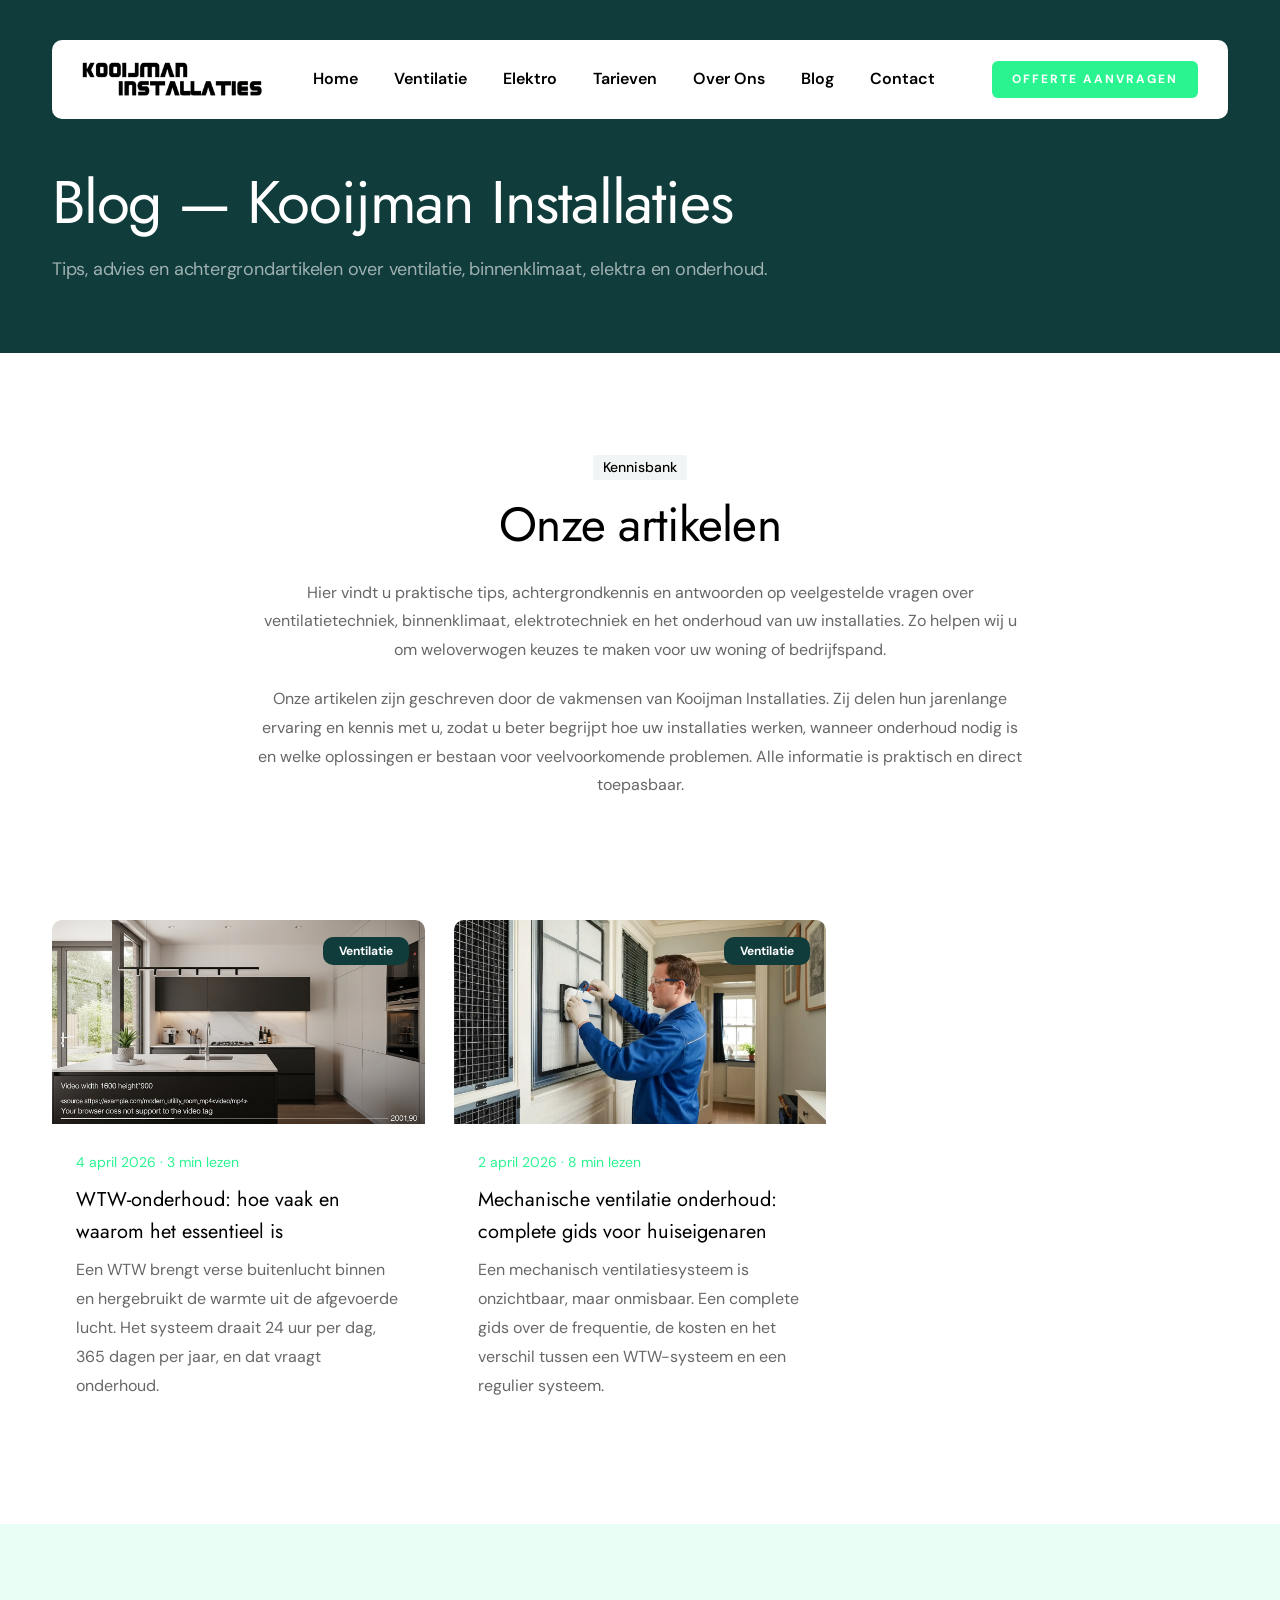
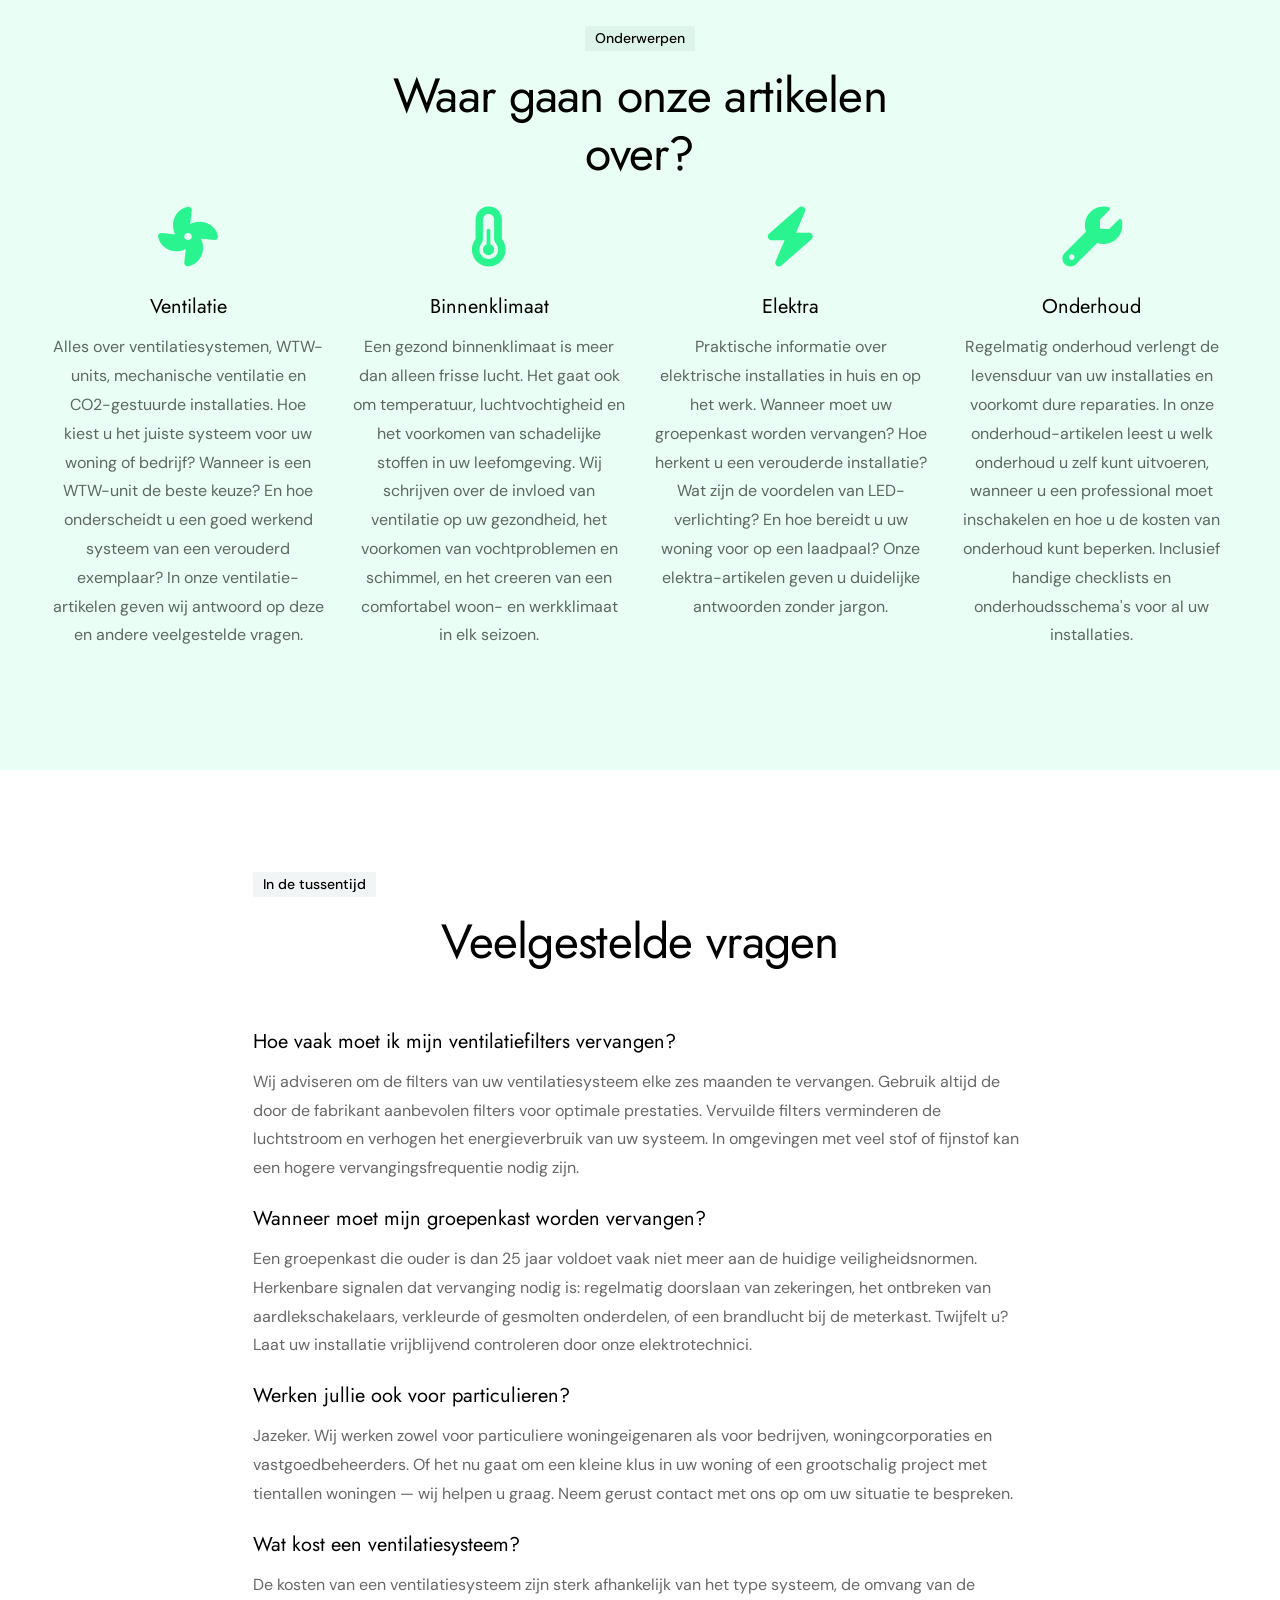
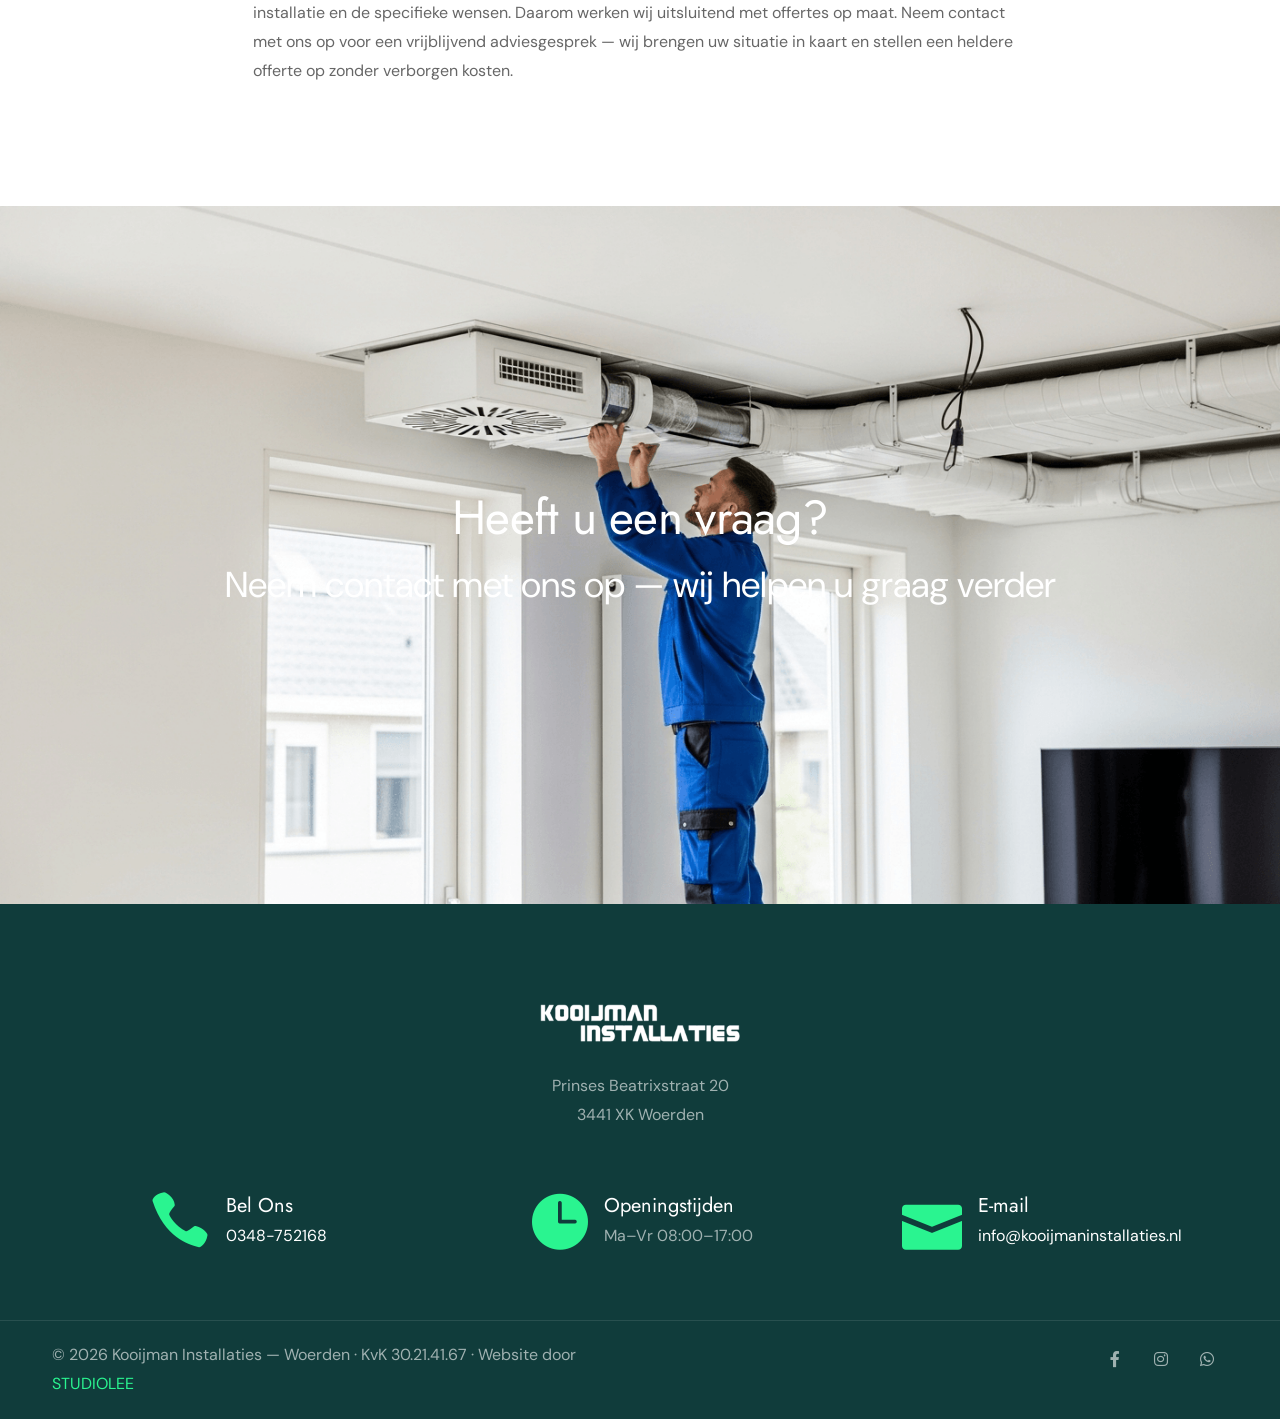
<file: blog.html>
<!DOCTYPE html>
<html lang="nl">

<head>
    <title>Blog — Kooijman Installaties | Woerden</title>
    <link rel="icon" href="images/icon.webp" type="image/webp">
    <meta content="text/html;charset=utf-8" http-equiv="Content-Type">
    <meta content="width=device-width, initial-scale=1.0" name="viewport">
    <meta content="Blog van Kooijman Installaties. Artikelen over ventilatie, binnenklimaat, elektra en onderhoud. Tips en advies van de specialist." name="description">
    <meta content="blog installatiebedrijf, ventilatie tips, elektra advies, binnenklimaat, onderhoud installaties, kooijman installaties" name="keywords">
    <meta content="Kooijman Installaties" name="author">
    <!-- Open Graph -->
    <meta property="og:title" content="Blog — Kooijman Installaties">
    <meta property="og:description" content="Tips en advies over ventilatie, binnenklimaat, elektra en onderhoud. Lees de artikelen van Kooijman Installaties.">
    <meta property="og:type" content="website">
    <meta property="og:url" content="https://www.kooijmaninstallaties.nl/blog.html">
    <!-- CSS Files -->
    <link href="css/bootstrap.min.css" rel="stylesheet" type="text/css" id="bootstrap">
    <link href="css/plugins.css" rel="stylesheet" type="text/css">
    <link href="css/swiper.css" rel="stylesheet" type="text/css">
    <link href="css/style.css" rel="stylesheet" type="text/css">
    <link href="css/coloring.css" rel="stylesheet" type="text/css">
    <link href="css/swiper-custom-1.css" rel="stylesheet" type="text/css">
    <link href="css/datepicker.css" rel="stylesheet" type="text/css">
    <link id="colors" href="css/colors/scheme-01.css" rel="stylesheet" type="text/css">
<style>#logo .logo-main, #logo .logo-scroll, #logo .logo-mobile { filter: invert(1); } footer img, .section-dark img { filter: none !important; }</style>
</head>

<body>

    <div id="wrapper">

        <div class="float-text show-on-scroll">
            <span><a href="#">Naar boven</a></span>
        </div>
        <div class="scrollbar-v show-on-scroll"></div>

        <!-- page preloader begin -->
        <div id="de-loader"></div>
        <!-- page preloader close -->

        <header class="transparent header-light header-float">
            <div class="container">
                <div class="row">
                    <div class="col-md-12">
                        <div class="header-inner">
                            <div class="de-flex">
                                <div class="de-flex-col">
                                    <div id="logo">
                                        <a href="/">
                                            <img class="logo-main" src="images/logo-black.webp" alt="Kooijman Installaties">
                                            <img class="logo-scroll" src="images/logo-black.webp" alt="Kooijman Installaties">
                                            <img class="logo-mobile" src="images/logo-black.webp" alt="Kooijman Installaties">
                                        </a>
                                    </div>
                                </div>

                                <div class="de-flex-col">
                                    <div class="de-flex-col header-col-mid">
                                        <ul id="mainmenu">
                                            <li><a class="menu-item" href="/">Home</a></li>
                                            <li><a class="menu-item" href="/ventilatie">Ventilatie</a></li>
                                            <li><a class="menu-item" href="/elektro">Elektro</a></li>
                                            <li><a class="menu-item" href="/tarieven">Tarieven</a></li>
                                            <li><a class="menu-item" href="/over-ons">Over Ons</a></li>
                                            <li><a class="menu-item" href="/blog">Blog</a></li>
                                            <li><a class="menu-item" href="/contact">Contact</a></li>
                                        </ul>
                                    </div>
                                </div>

                                <div class="de-flex-col">
                                    <a class="btn-main fx-slide w-100" href="/contact"><span>Offerte Aanvragen</span></a>
                                    <div class="menu_side_area">
                                        <span id="menu-btn"></span>
                                    </div>
                                </div>
                            </div>
                        </div>
                    </div>
                </div>
            </div>
        </header>

        <!-- PAGE TITLE -->
        <section class="bg-dark section-dark text-light pt-5 pb-5">
            <div class="container">
                <div class="spacer-double"></div>
                <div class="spacer-double"></div>
                <div class="row">
                    <div class="col-lg-8">
                        <h1 class="mb-0">Blog — Kooijman Installaties</h1>
                        <p class="lead mt-3">Tips, advies en achtergrondartikelen over ventilatie, binnenklimaat, elektra en onderhoud.</p>
                    </div>
                </div>
            </div>
        </section>

        <!-- BLOG INTRO -->
        <section>
            <div class="container">
                <div class="row g-4 justify-content-center">
                    <div class="col-lg-8 text-center">
                        <div class="subtitle s2 mb-3 wow fadeInUp" data-wow-delay=".0s">Kennisbank</div>
                        <h2 class="wow fadeInUp" data-wow-delay=".2s">Onze artikelen</h2>
                        <p class="wow fadeInUp" data-wow-delay=".4s">Hier vindt u praktische tips, achtergrondkennis en antwoorden op veelgestelde vragen over ventilatietechniek, binnenklimaat, elektrotechniek en het onderhoud van uw installaties. Zo helpen wij u om weloverwogen keuzes te maken voor uw woning of bedrijfspand.</p>
                        <p class="wow fadeInUp" data-wow-delay=".6s">Onze artikelen zijn geschreven door de vakmensen van Kooijman Installaties. Zij delen hun jarenlange ervaring en kennis met u, zodat u beter begrijpt hoe uw installaties werken, wanneer onderhoud nodig is en welke oplossingen er bestaan voor veelvoorkomende problemen. Alle informatie is praktisch en direct toepasbaar.</p>
                    </div>
                </div>
            </div>
        </section>

        <!-- ARTIKELEN -->
        <section class="pt-0">
            <div class="container">
                <div class="row g-4">

                    <div class="col-lg-4 col-md-6">
                        <div class="rounded-1 overflow-hidden hover wow fadeInUp" data-wow-delay=".2s">
                            <a href="/blog/wtw-onderhoud-hoe-vaak-waarom">
                                <div class="relative">
                                    <img src="/images/blog/wtw-onderhoud-hoe-vaak-waarom.jpg" class="w-100" alt="WTW-onderhoud: hoe vaak en waarom het essentieel is">
                                    <div class="abs top-0 end-0 m-3">
                                        <span class="badge bg-dark px-3 py-2 rounded-1">Ventilatie</span>
                                    </div>
                                </div>
                                <div class="p-4">
                                    <div class="fs-14 id-color mb-2">4 april 2026 &middot; 3 min lezen</div>
                                    <h4 class="mb-2">WTW-onderhoud: hoe vaak en waarom het essentieel is</h4>
                                    <p class="mb-0">Een WTW brengt verse buitenlucht binnen en hergebruikt de warmte uit de afgevoerde lucht. Het systeem draait 24 uur per dag, 365 dagen per jaar, en dat vraagt onderhoud.</p>
                                </div>
                            </a>
                        </div>
                    </div>

                    <div class="col-lg-4 col-md-6">
                        <div class="rounded-1 overflow-hidden hover wow fadeInUp" data-wow-delay=".4s">
                            <a href="/blog/mechanische-ventilatie-onderhoud">
                                <div class="relative">
                                    <img src="/images/blog/mechanische-ventilatie-onderhoud.webp" class="w-100" alt="Mechanische ventilatie onderhoud: complete gids voor huiseigenaren">
                                    <div class="abs top-0 end-0 m-3">
                                        <span class="badge bg-dark px-3 py-2 rounded-1">Ventilatie</span>
                                    </div>
                                </div>
                                <div class="p-4">
                                    <div class="fs-14 id-color mb-2">2 april 2026 &middot; 8 min lezen</div>
                                    <h4 class="mb-2">Mechanische ventilatie onderhoud: complete gids voor huiseigenaren</h4>
                                    <p class="mb-0">Een mechanisch ventilatiesysteem is onzichtbaar, maar onmisbaar. Een complete gids over de frequentie, de kosten en het verschil tussen een WTW-systeem en een regulier systeem.</p>
                                </div>
                            </a>
                        </div>
                    </div>

                </div>
            </div>
        </section>

        <!-- CATEGORIEEN -->
        <section class="bg-color-op-1">
            <div class="container">
                <div class="row g-4 gx-5 justify-content-center">
                    <div class="col-lg-6 text-center">
                        <div class="subtitle s2 mb-3 wow fadeInUp" data-wow-delay=".0s">Onderwerpen</div>
                        <h2 class="wow fadeInUp" data-wow-delay=".2s">Waar gaan onze artikelen over?</h2>
                    </div>
                </div>
                <div class="row g-4">
                    <div class="col-lg-3 col-md-6">
                        <div class="h-100 rounded-1 text-center wow fadeInUp" data-wow-delay=".2s">
                            <i class="fa-solid fa-fan fs-60 id-color mb-4 wow scaleIn"></i>
                            <h4>Ventilatie</h4>
                            <p>Alles over ventilatiesystemen, WTW-units, mechanische ventilatie en CO2-gestuurde installaties. Hoe kiest u het juiste systeem voor uw woning of bedrijf? Wanneer is een WTW-unit de beste keuze? En hoe onderscheidt u een goed werkend systeem van een verouderd exemplaar? In onze ventilatie-artikelen geven wij antwoord op deze en andere veelgestelde vragen.</p>
                        </div>
                    </div>
                    <div class="col-lg-3 col-md-6">
                        <div class="h-100 rounded-1 text-center wow fadeInUp" data-wow-delay=".4s">
                            <i class="fa-solid fa-temperature-half fs-60 id-color mb-4 wow scaleIn"></i>
                            <h4>Binnenklimaat</h4>
                            <p>Een gezond binnenklimaat is meer dan alleen frisse lucht. Het gaat ook om temperatuur, luchtvochtigheid en het voorkomen van schadelijke stoffen in uw leefomgeving. Wij schrijven over de invloed van ventilatie op uw gezondheid, het voorkomen van vochtproblemen en schimmel, en het creeren van een comfortabel woon- en werkklimaat in elk seizoen.</p>
                        </div>
                    </div>
                    <div class="col-lg-3 col-md-6">
                        <div class="h-100 rounded-1 text-center wow fadeInUp" data-wow-delay=".6s">
                            <i class="fa-solid fa-bolt fs-60 id-color mb-4 wow scaleIn"></i>
                            <h4>Elektra</h4>
                            <p>Praktische informatie over elektrische installaties in huis en op het werk. Wanneer moet uw groepenkast worden vervangen? Hoe herkent u een verouderde installatie? Wat zijn de voordelen van LED-verlichting? En hoe bereidt u uw woning voor op een laadpaal? Onze elektra-artikelen geven u duidelijke antwoorden zonder jargon.</p>
                        </div>
                    </div>
                    <div class="col-lg-3 col-md-6">
                        <div class="h-100 rounded-1 text-center wow fadeInUp" data-wow-delay=".8s">
                            <i class="fa-solid fa-wrench fs-60 id-color mb-4 wow scaleIn"></i>
                            <h4>Onderhoud</h4>
                            <p>Regelmatig onderhoud verlengt de levensduur van uw installaties en voorkomt dure reparaties. In onze onderhoud-artikelen leest u welk onderhoud u zelf kunt uitvoeren, wanneer u een professional moet inschakelen en hoe u de kosten van onderhoud kunt beperken. Inclusief handige checklists en onderhoudsschema's voor al uw installaties.</p>
                        </div>
                    </div>
                </div>
            </div>
        </section>

        <!-- VEELGESTELDE VRAGEN PREVIEW -->
        <section>
            <div class="container">
                <div class="row g-4 justify-content-center">
                    <div class="col-lg-8">
                        <div class="subtitle s2 mb-3 text-center wow fadeInUp" data-wow-delay=".0s">In de tussentijd</div>
                        <h2 class="text-center wow fadeInUp" data-wow-delay=".2s">Veelgestelde vragen</h2>
                        <div class="spacer-single"></div>

                        <div class="wow fadeInUp" data-wow-delay=".4s">
                            <h4>Hoe vaak moet ik mijn ventilatiefilters vervangen?</h4>
                            <p>Wij adviseren om de filters van uw ventilatiesysteem elke zes maanden te vervangen. Gebruik altijd de door de fabrikant aanbevolen filters voor optimale prestaties. Vervuilde filters verminderen de luchtstroom en verhogen het energieverbruik van uw systeem. In omgevingen met veel stof of fijnstof kan een hogere vervangingsfrequentie nodig zijn.</p>
                        </div>

                        <div class="wow fadeInUp" data-wow-delay=".6s">
                            <h4>Wanneer moet mijn groepenkast worden vervangen?</h4>
                            <p>Een groepenkast die ouder is dan 25 jaar voldoet vaak niet meer aan de huidige veiligheidsnormen. Herkenbare signalen dat vervanging nodig is: regelmatig doorslaan van zekeringen, het ontbreken van aardlekschakelaars, verkleurde of gesmolten onderdelen, of een brandlucht bij de meterkast. Twijfelt u? Laat uw installatie vrijblijvend controleren door onze elektrotechnici.</p>
                        </div>

                        <div class="wow fadeInUp" data-wow-delay=".8s">
                            <h4>Werken jullie ook voor particulieren?</h4>
                            <p>Jazeker. Wij werken zowel voor particuliere woningeigenaren als voor bedrijven, woningcorporaties en vastgoedbeheerders. Of het nu gaat om een kleine klus in uw woning of een grootschalig project met tientallen woningen — wij helpen u graag. Neem gerust contact met ons op om uw situatie te bespreken.</p>
                        </div>

                        <div class="wow fadeInUp" data-wow-delay="1s">
                            <h4>Wat kost een ventilatiesysteem?</h4>
                            <p>De kosten van een ventilatiesysteem zijn sterk afhankelijk van het type systeem, de omvang van de installatie en de specifieke wensen. Daarom werken wij uitsluitend met offertes op maat. Neem contact met ons op voor een vrijblijvend adviesgesprek — wij brengen uw situatie in kaart en stellen een heldere offerte op zonder verborgen kosten.</p>
                        </div>
                    </div>
                </div>
            </div>
        </section>

        <!-- CTA -->
        <section aria-label="section" class="p-0 section-dark">
            <div class="container-fluid">
                <div class="row">
                    <div class="col-lg-12">
                        <a class="d-block hover" href="/contact">
                            <div class="relative overflow-hidden">
                                <div class="absolute start-0 w-100 abs-middle fs-36 text-white text-center z-2">
                                    <h2>Heeft u een vraag?</h2>
                                    <p>Neem contact met ons op — wij helpen u graag verder</p>
                                </div>
                                <div class="absolute w-100 h-100 top-0 bg-dark hover-op-05"></div>
                                <img src="images/background/2.webp" class="w-100 hover-scale-1-1" alt="Contact opnemen">
                            </div>
                        </a>
                    </div>
                </div>
            </div>
        </section>

    </div>

    <!-- footer begin -->
    <footer class="section-dark">
        <div class="container">
            <div class="row gx-5 justify-content-center">
                <div class="col-lg-8">
                    <div class="text-center">
                        <img src="images/logo.webp" class="w-200px" alt="Kooijman Installaties">
                        <div class="spacer-single"></div>
                        <div class="fs-16">
                            Prinses Beatrixstraat 20<br>
                            3441 XK Woerden
                        </div>
                    </div>
                </div>
            </div>

            <div class="spacer-double"></div>

            <div class="row g-4">
                <div class="col-lg-4 col-md-6 mb-sm-30">
                    <div class="d-flex justify-content-center">
                        <i class="fs-60 id-color icon_phone"></i>
                        <div class="ms-3">
                            <h4 class="mb-0">Bel Ons</h4>
                            <p><a href="tel:0348752168" class="text-white">0348-752168</a></p>
                        </div>
                    </div>
                </div>

                <div class="col-lg-4 col-md-6 mb-sm-30">
                    <div class="d-flex justify-content-center">
                        <i class="fs-60 id-color icon_clock"></i>
                        <div class="ms-3">
                            <h4 class="mb-0">Openingstijden</h4>
                            <p>Ma–Vr 08:00–17:00</p>
                        </div>
                    </div>
                </div>

                <div class="col-lg-4 col-md-6 mb-sm-30">
                    <div class="d-flex justify-content-center">
                        <i class="fs-60 id-color icon_mail"></i>
                        <div class="ms-3">
                            <h4 class="mb-0">E-mail</h4>
                            <p><a href="mailto:info@kooijmaninstallaties.nl" class="text-white">info@kooijmaninstallaties.nl</a></p>
                        </div>
                    </div>
                </div>
            </div>
        </div>

        <div class="subfooter">
            <div class="container">
                <div class="row">
                    <div class="col-md-6">
                        &copy; 2026 Kooijman Installaties — Woerden · KvK 30.21.41.67 · Website door <a href="https://www.studiolee.nl" target="_blank" rel="noopener" class="id-color">STUDIOLEE</a>
                    </div>
                    <div class="col-md-6 text-md-end">
                        <div class="social-icons mb-sm-30 text-center">
                            <a href="#"><i class="fa-brands fa-facebook-f"></i></a>
                            <a href="#"><i class="fa-brands fa-instagram"></i></a>
                            <a href="#"><i class="fa-brands fa-whatsapp"></i></a>
                        </div>
                    </div>
                </div>
            </div>
        </div>
    </footer>

    <!-- Javascript Files -->
    <script src="js/vendors.js"></script>
    <script src="js/designesia.js"></script>
    <script src="js/validation-booking.js"></script>
    <script src="js/swiper.js"></script>
    <script src="js/custom-swiper-2.js"></script>

</body>

</html>
</file>
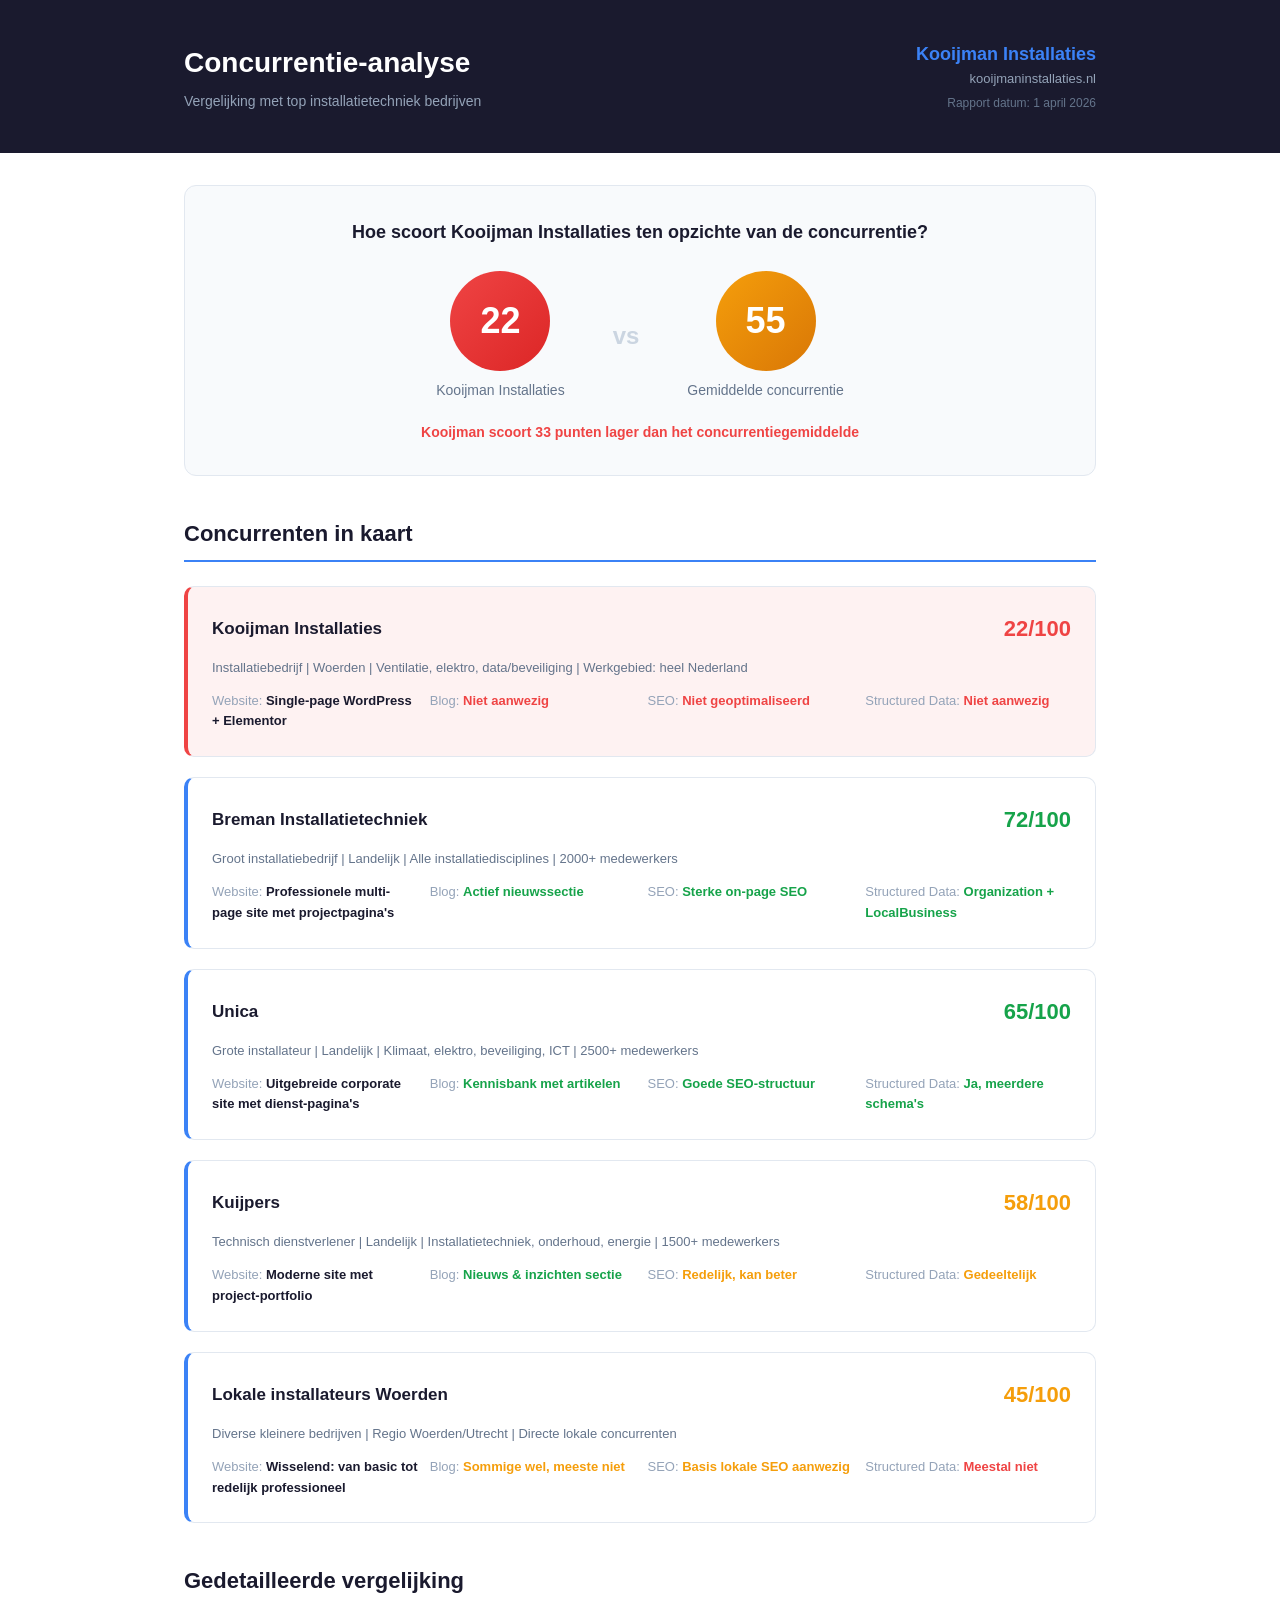
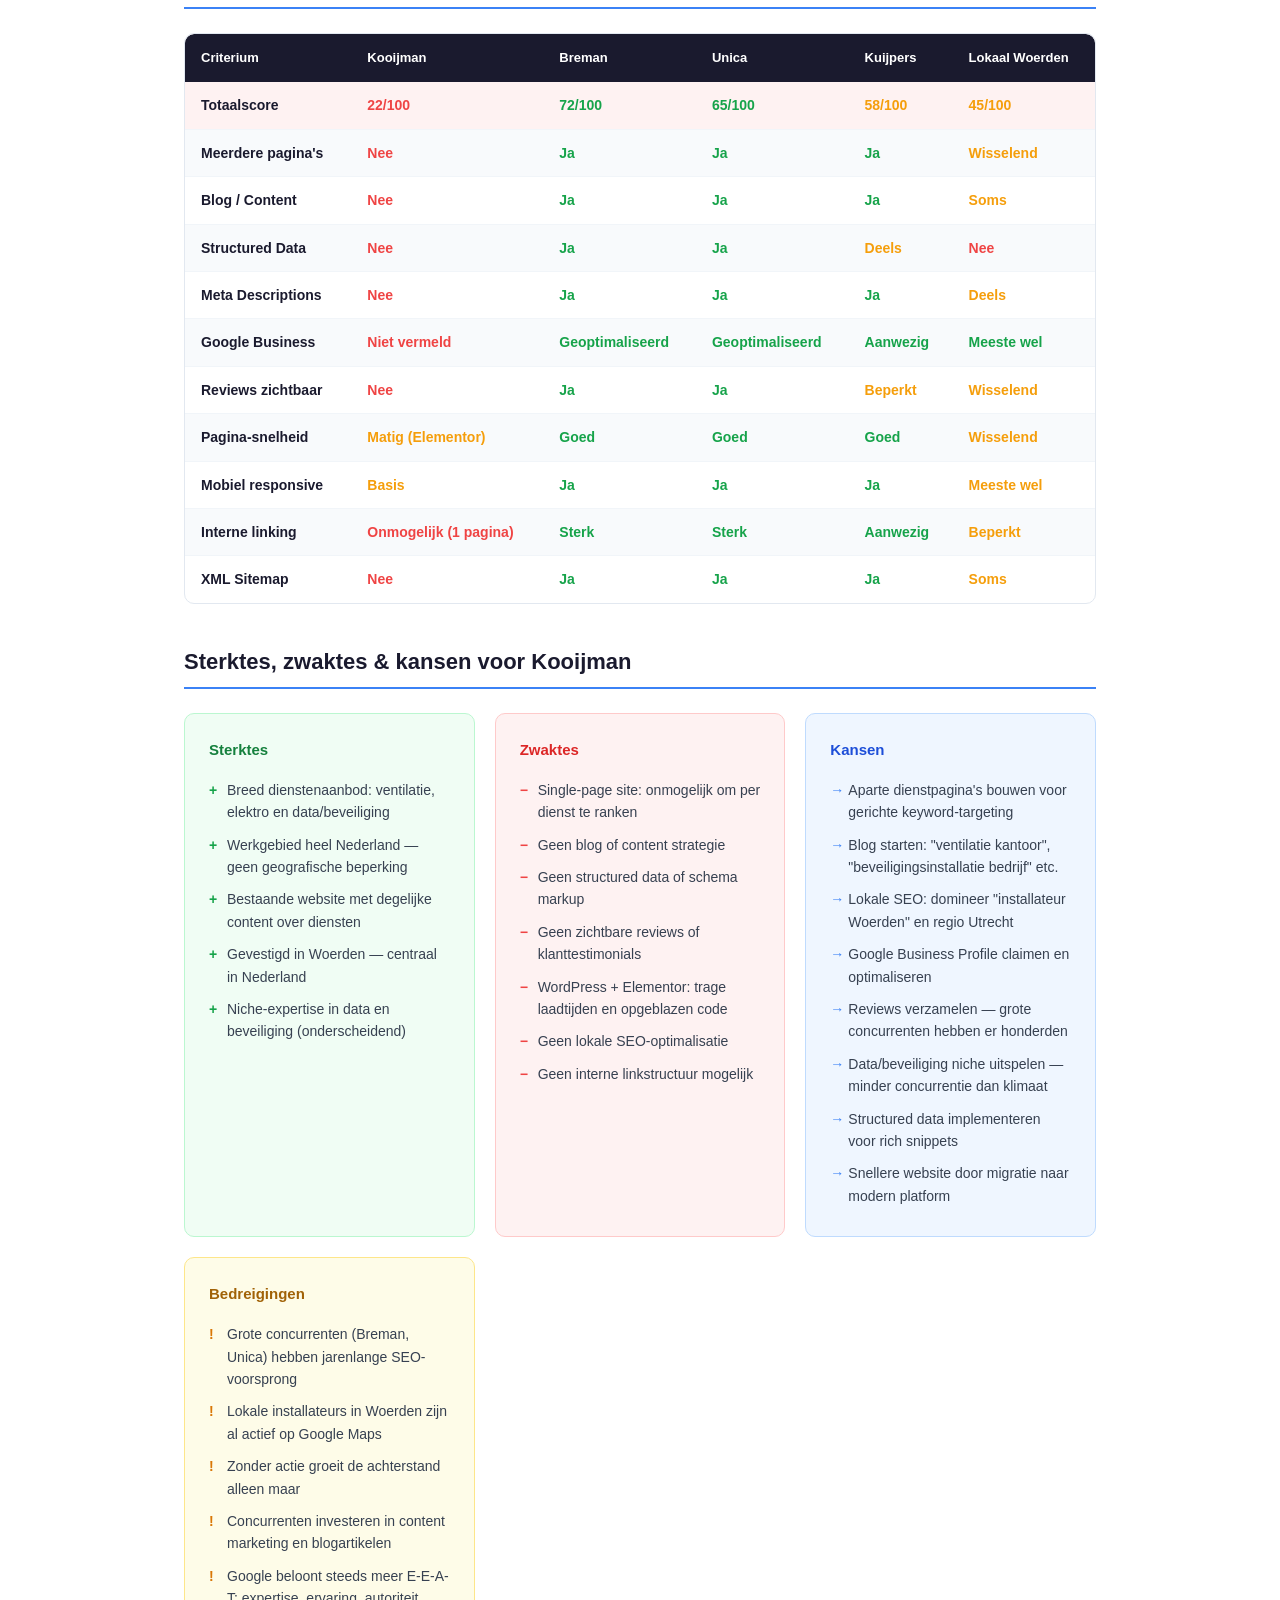
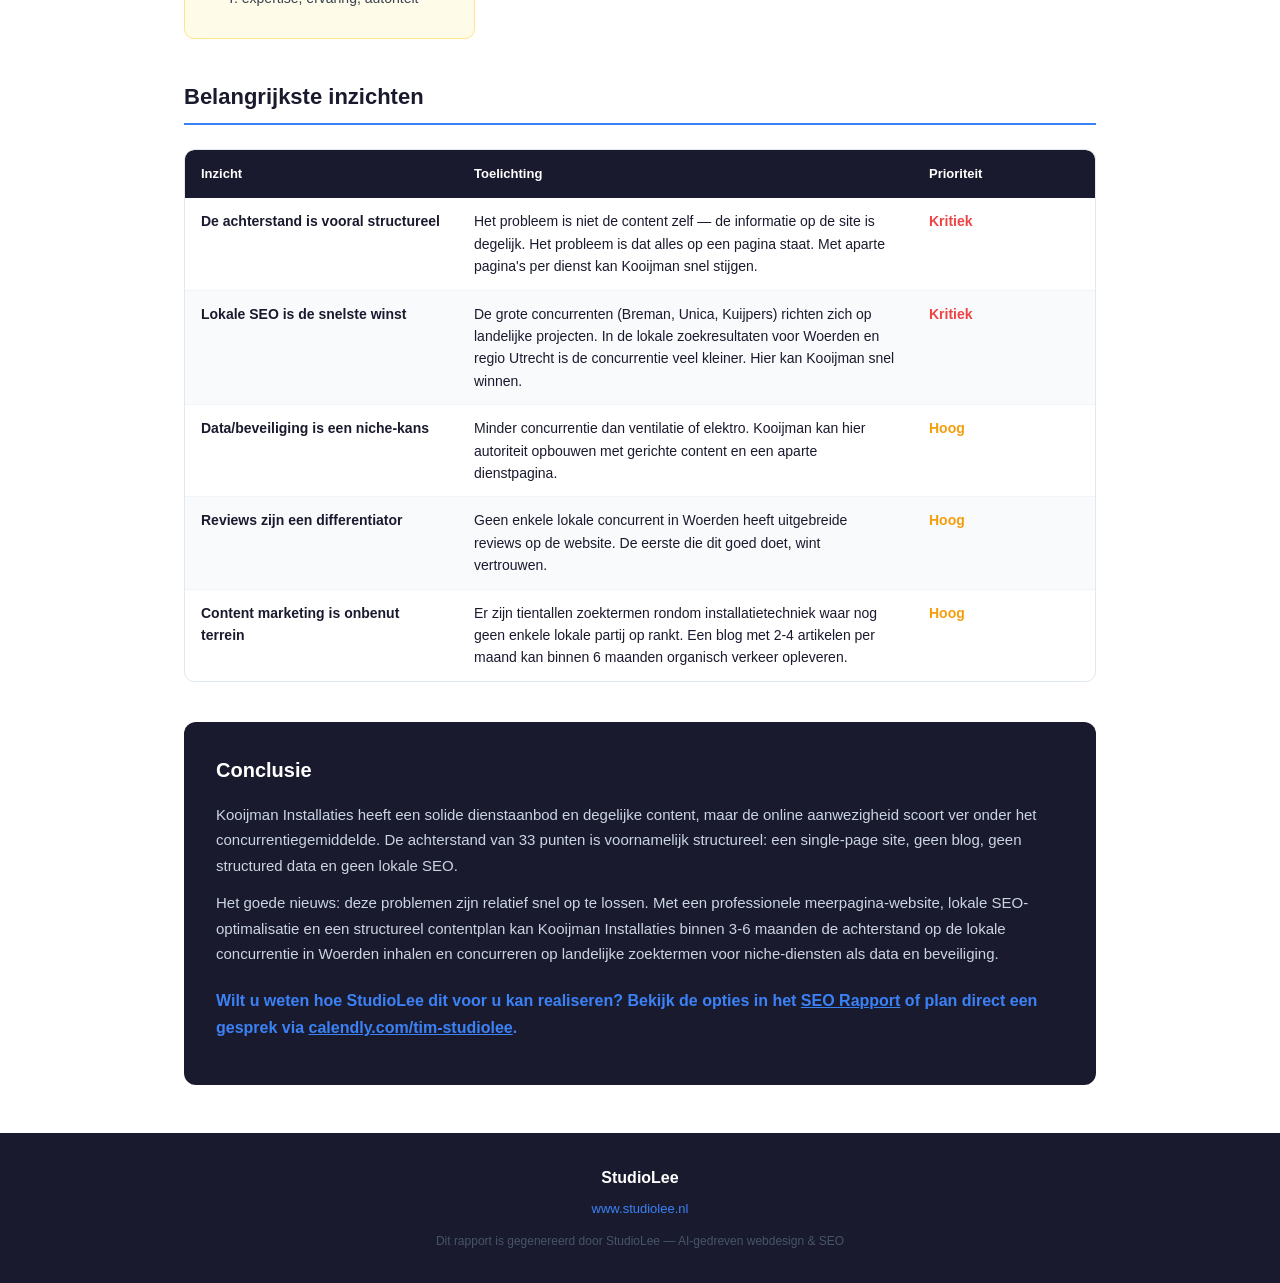
<file: concurrentie-analyse.html>
<!DOCTYPE html>
<html lang="nl">
<head>
    <meta charset="UTF-8">
    <meta name="viewport" content="width=device-width, initial-scale=1.0">
    <title>Concurrentie-analyse — Kooijman Installaties | StudioLee</title>
    <style>
        * {
            margin: 0;
            padding: 0;
            box-sizing: border-box;
        }

        body {
            font-family: -apple-system, BlinkMacSystemFont, 'Segoe UI', Roboto, 'Helvetica Neue', Arial, sans-serif;
            color: #1a1a2e;
            background: #ffffff;
            line-height: 1.6;
        }

        header {
            background: #1a1a2e;
            color: #ffffff;
            padding: 40px 0;
        }

        .container {
            max-width: 960px;
            margin: 0 auto;
            padding: 0 24px;
        }

        header .container {
            display: flex;
            justify-content: space-between;
            align-items: center;
            flex-wrap: wrap;
            gap: 16px;
        }

        .header-left h1 {
            font-size: 28px;
            font-weight: 700;
            margin-bottom: 4px;
        }

        .header-left p {
            font-size: 14px;
            color: #94a3b8;
        }

        .header-right {
            text-align: right;
        }

        .header-right .client-name {
            font-size: 18px;
            font-weight: 600;
            color: #3b82f6;
        }

        .header-right .client-url {
            font-size: 13px;
            color: #94a3b8;
        }

        .header-right .report-date {
            font-size: 12px;
            color: #64748b;
            margin-top: 4px;
        }

        section {
            margin: 40px 0;
        }

        section > h2 {
            font-size: 22px;
            font-weight: 700;
            color: #1a1a2e;
            margin-bottom: 24px;
            padding-bottom: 8px;
            border-bottom: 2px solid #3b82f6;
        }

        /* Score comparison banner */
        .score-banner {
            background: #f8fafc;
            border: 1px solid #e2e8f0;
            border-radius: 12px;
            padding: 32px;
            margin: 32px 0;
            text-align: center;
        }

        .score-banner h2 {
            font-size: 18px;
            color: #1a1a2e;
            margin-bottom: 24px;
        }

        .score-comparison {
            display: flex;
            justify-content: center;
            align-items: center;
            gap: 48px;
            flex-wrap: wrap;
        }

        .score-item {
            text-align: center;
        }

        .score-item .score-circle {
            display: inline-flex;
            align-items: center;
            justify-content: center;
            width: 100px;
            height: 100px;
            border-radius: 50%;
            font-size: 36px;
            font-weight: 800;
            color: #ffffff;
        }

        .score-item .score-circle.red {
            background: linear-gradient(135deg, #ef4444, #dc2626);
        }

        .score-item .score-circle.yellow {
            background: linear-gradient(135deg, #f59e0b, #d97706);
        }

        .score-item .score-label {
            display: block;
            margin-top: 8px;
            font-size: 14px;
            color: #64748b;
            font-weight: 500;
        }

        .score-vs {
            font-size: 24px;
            font-weight: 700;
            color: #cbd5e1;
        }

        .score-gap {
            margin-top: 20px;
            font-size: 14px;
            color: #ef4444;
            font-weight: 600;
        }

        /* Competitor cards */
        .competitor-grid {
            display: grid;
            grid-template-columns: 1fr;
            gap: 20px;
        }

        .competitor-card {
            background: #ffffff;
            border: 1px solid #e2e8f0;
            border-radius: 10px;
            padding: 24px;
            border-left: 4px solid #3b82f6;
        }

        .competitor-card.kooijman {
            border-left-color: #ef4444;
            background: #fef2f2;
        }

        .competitor-header {
            display: flex;
            justify-content: space-between;
            align-items: center;
            margin-bottom: 12px;
            flex-wrap: wrap;
            gap: 8px;
        }

        .competitor-header h3 {
            font-size: 17px;
            font-weight: 600;
            color: #1a1a2e;
        }

        .competitor-score {
            font-size: 22px;
            font-weight: 800;
        }

        .competitor-score.high { color: #16a34a; }
        .competitor-score.mid { color: #f59e0b; }
        .competitor-score.low { color: #ef4444; }

        .competitor-type {
            font-size: 13px;
            color: #64748b;
            margin-bottom: 12px;
        }

        .competitor-details {
            display: grid;
            grid-template-columns: repeat(auto-fit, minmax(200px, 1fr));
            gap: 12px;
        }

        .detail-item {
            font-size: 13px;
        }

        .detail-item .detail-label {
            color: #94a3b8;
            font-weight: 500;
        }

        .detail-item .detail-value {
            color: #1a1a2e;
            font-weight: 600;
        }

        .detail-value .yes { color: #16a34a; }
        .detail-value .no { color: #ef4444; }

        /* Comparison table */
        .table-wrapper {
            overflow-x: auto;
            margin: 24px 0;
            border-radius: 10px;
            border: 1px solid #e2e8f0;
        }

        table {
            width: 100%;
            border-collapse: collapse;
            font-size: 14px;
        }

        thead {
            background: #1a1a2e;
            color: #ffffff;
        }

        thead th {
            padding: 14px 16px;
            text-align: left;
            font-weight: 600;
            font-size: 13px;
            white-space: nowrap;
        }

        thead th:first-child {
            border-radius: 9px 0 0 0;
        }

        thead th:last-child {
            border-radius: 0 9px 0 0;
        }

        tbody tr {
            border-bottom: 1px solid #f1f5f9;
        }

        tbody tr:last-child {
            border-bottom: none;
        }

        tbody tr:nth-child(even) {
            background: #f8fafc;
        }

        tbody tr.highlight {
            background: #fef2f2;
        }

        tbody td {
            padding: 12px 16px;
            vertical-align: top;
        }

        tbody td:first-child {
            font-weight: 600;
            color: #1a1a2e;
        }

        .check { color: #16a34a; font-weight: 700; }
        .cross { color: #ef4444; font-weight: 700; }
        .partial { color: #f59e0b; font-weight: 700; }

        /* SWOT-style boxes */
        .swot-grid {
            display: grid;
            grid-template-columns: repeat(auto-fit, minmax(280px, 1fr));
            gap: 20px;
            margin: 24px 0;
        }

        .swot-box {
            border-radius: 10px;
            padding: 24px;
        }

        .swot-box.strengths {
            background: #f0fdf4;
            border: 1px solid #bbf7d0;
        }

        .swot-box.weaknesses {
            background: #fef2f2;
            border: 1px solid #fecaca;
        }

        .swot-box.opportunities {
            background: #eff6ff;
            border: 1px solid #bfdbfe;
        }

        .swot-box.threats {
            background: #fefce8;
            border: 1px solid #fde68a;
        }

        .swot-box h3 {
            font-size: 15px;
            font-weight: 700;
            margin-bottom: 12px;
        }

        .swot-box.strengths h3 { color: #15803d; }
        .swot-box.weaknesses h3 { color: #dc2626; }
        .swot-box.opportunities h3 { color: #1d4ed8; }
        .swot-box.threats h3 { color: #a16207; }

        .swot-box ul {
            list-style: none;
            padding: 0;
        }

        .swot-box ul li {
            font-size: 14px;
            padding: 5px 0;
            padding-left: 18px;
            position: relative;
            color: #374151;
        }

        .swot-box.strengths ul li::before { content: "+"; position: absolute; left: 0; color: #16a34a; font-weight: 700; }
        .swot-box.weaknesses ul li::before { content: "\2212"; position: absolute; left: 0; color: #ef4444; font-weight: 700; }
        .swot-box.opportunities ul li::before { content: "\2192"; position: absolute; left: 0; color: #3b82f6; font-weight: 700; }
        .swot-box.threats ul li::before { content: "!"; position: absolute; left: 0; color: #d97706; font-weight: 700; }

        /* Conclusion */
        .conclusion-box {
            background: #1a1a2e;
            color: #ffffff;
            border-radius: 12px;
            padding: 32px;
            margin: 40px 0;
        }

        .conclusion-box h2 {
            font-size: 20px;
            font-weight: 700;
            margin-bottom: 16px;
            color: #ffffff;
        }

        .conclusion-box p {
            font-size: 15px;
            color: #cbd5e1;
            margin-bottom: 12px;
            line-height: 1.7;
        }

        .conclusion-box .cta-text {
            font-size: 16px;
            color: #3b82f6;
            font-weight: 600;
            margin-top: 20px;
        }

        .conclusion-box .cta-link {
            color: #3b82f6;
            text-decoration: underline;
        }

        footer {
            background: #1a1a2e;
            color: #94a3b8;
            padding: 32px 0;
            text-align: center;
            margin-top: 48px;
        }

        footer .footer-brand {
            font-size: 16px;
            font-weight: 700;
            color: #ffffff;
            margin-bottom: 4px;
        }

        footer .footer-url {
            font-size: 13px;
            color: #3b82f6;
            text-decoration: none;
        }

        footer .footer-copy {
            font-size: 12px;
            color: #475569;
            margin-top: 12px;
        }

        @media (max-width: 640px) {
            .header-left h1 {
                font-size: 22px;
            }

            header .container {
                flex-direction: column;
                text-align: center;
            }

            .header-right {
                text-align: center;
            }

            .score-comparison {
                gap: 24px;
            }

            .swot-grid {
                grid-template-columns: 1fr;
            }

            table {
                font-size: 12px;
            }

            thead th, tbody td {
                padding: 10px 8px;
            }
        }
    </style>
<style>#logo .logo-main, #logo .logo-scroll, #logo .logo-mobile { filter: invert(1); } footer img, .section-dark img { filter: none !important; }</style>
</head>
<body>

<header>
    <div class="container">
        <div class="header-left">
            <h1>Concurrentie-analyse</h1>
            <p>Vergelijking met top installatietechniek bedrijven</p>
        </div>
        <div class="header-right">
            <div class="client-name">Kooijman Installaties</div>
            <div class="client-url">kooijmaninstallaties.nl</div>
            <div class="report-date">Rapport datum: 1 april 2026</div>
        </div>
    </div>
</header>

<main class="container">

    <!-- Score Banner -->
    <div class="score-banner">
        <h2>Hoe scoort Kooijman Installaties ten opzichte van de concurrentie?</h2>
        <div class="score-comparison">
            <div class="score-item">
                <div class="score-circle red">22</div>
                <span class="score-label">Kooijman Installaties</span>
            </div>
            <div class="score-vs">vs</div>
            <div class="score-item">
                <div class="score-circle yellow">55</div>
                <span class="score-label">Gemiddelde concurrentie</span>
            </div>
        </div>
        <p class="score-gap">Kooijman scoort 33 punten lager dan het concurrentiegemiddelde</p>
    </div>

    <!-- Competitor Profiles -->
    <section>
        <h2>Concurrenten in kaart</h2>

        <div class="competitor-grid">
            <div class="competitor-card kooijman">
                <div class="competitor-header">
                    <h3>Kooijman Installaties</h3>
                    <div class="competitor-score low">22/100</div>
                </div>
                <div class="competitor-type">Installatiebedrijf | Woerden | Ventilatie, elektro, data/beveiliging | Werkgebied: heel Nederland</div>
                <div class="competitor-details">
                    <div class="detail-item">
                        <span class="detail-label">Website: </span>
                        <span class="detail-value">Single-page WordPress + Elementor</span>
                    </div>
                    <div class="detail-item">
                        <span class="detail-label">Blog: </span>
                        <span class="detail-value"><span class="no">Niet aanwezig</span></span>
                    </div>
                    <div class="detail-item">
                        <span class="detail-label">SEO: </span>
                        <span class="detail-value"><span class="no">Niet geoptimaliseerd</span></span>
                    </div>
                    <div class="detail-item">
                        <span class="detail-label">Structured Data: </span>
                        <span class="detail-value"><span class="no">Niet aanwezig</span></span>
                    </div>
                </div>
            </div>

            <div class="competitor-card">
                <div class="competitor-header">
                    <h3>Breman Installatietechniek</h3>
                    <div class="competitor-score high">72/100</div>
                </div>
                <div class="competitor-type">Groot installatiebedrijf | Landelijk | Alle installatiedisciplines | 2000+ medewerkers</div>
                <div class="competitor-details">
                    <div class="detail-item">
                        <span class="detail-label">Website: </span>
                        <span class="detail-value">Professionele multi-page site met projectpagina's</span>
                    </div>
                    <div class="detail-item">
                        <span class="detail-label">Blog: </span>
                        <span class="detail-value"><span class="yes">Actief nieuwssectie</span></span>
                    </div>
                    <div class="detail-item">
                        <span class="detail-label">SEO: </span>
                        <span class="detail-value"><span class="yes">Sterke on-page SEO</span></span>
                    </div>
                    <div class="detail-item">
                        <span class="detail-label">Structured Data: </span>
                        <span class="detail-value"><span class="yes">Organization + LocalBusiness</span></span>
                    </div>
                </div>
            </div>

            <div class="competitor-card">
                <div class="competitor-header">
                    <h3>Unica</h3>
                    <div class="competitor-score high">65/100</div>
                </div>
                <div class="competitor-type">Grote installateur | Landelijk | Klimaat, elektro, beveiliging, ICT | 2500+ medewerkers</div>
                <div class="competitor-details">
                    <div class="detail-item">
                        <span class="detail-label">Website: </span>
                        <span class="detail-value">Uitgebreide corporate site met dienst-pagina's</span>
                    </div>
                    <div class="detail-item">
                        <span class="detail-label">Blog: </span>
                        <span class="detail-value"><span class="yes">Kennisbank met artikelen</span></span>
                    </div>
                    <div class="detail-item">
                        <span class="detail-label">SEO: </span>
                        <span class="detail-value"><span class="yes">Goede SEO-structuur</span></span>
                    </div>
                    <div class="detail-item">
                        <span class="detail-label">Structured Data: </span>
                        <span class="detail-value"><span class="yes">Ja, meerdere schema's</span></span>
                    </div>
                </div>
            </div>

            <div class="competitor-card">
                <div class="competitor-header">
                    <h3>Kuijpers</h3>
                    <div class="competitor-score mid">58/100</div>
                </div>
                <div class="competitor-type">Technisch dienstverlener | Landelijk | Installatietechniek, onderhoud, energie | 1500+ medewerkers</div>
                <div class="competitor-details">
                    <div class="detail-item">
                        <span class="detail-label">Website: </span>
                        <span class="detail-value">Moderne site met project-portfolio</span>
                    </div>
                    <div class="detail-item">
                        <span class="detail-label">Blog: </span>
                        <span class="detail-value"><span class="yes">Nieuws &amp; inzichten sectie</span></span>
                    </div>
                    <div class="detail-item">
                        <span class="detail-label">SEO: </span>
                        <span class="detail-value"><span class="partial">Redelijk, kan beter</span></span>
                    </div>
                    <div class="detail-item">
                        <span class="detail-label">Structured Data: </span>
                        <span class="detail-value"><span class="partial">Gedeeltelijk</span></span>
                    </div>
                </div>
            </div>

            <div class="competitor-card">
                <div class="competitor-header">
                    <h3>Lokale installateurs Woerden</h3>
                    <div class="competitor-score mid">45/100</div>
                </div>
                <div class="competitor-type">Diverse kleinere bedrijven | Regio Woerden/Utrecht | Directe lokale concurrenten</div>
                <div class="competitor-details">
                    <div class="detail-item">
                        <span class="detail-label">Website: </span>
                        <span class="detail-value">Wisselend: van basic tot redelijk professioneel</span>
                    </div>
                    <div class="detail-item">
                        <span class="detail-label">Blog: </span>
                        <span class="detail-value"><span class="partial">Sommige wel, meeste niet</span></span>
                    </div>
                    <div class="detail-item">
                        <span class="detail-label">SEO: </span>
                        <span class="detail-value"><span class="partial">Basis lokale SEO aanwezig</span></span>
                    </div>
                    <div class="detail-item">
                        <span class="detail-label">Structured Data: </span>
                        <span class="detail-value"><span class="no">Meestal niet</span></span>
                    </div>
                </div>
            </div>
        </div>
    </section>

    <!-- Comparison Table -->
    <section>
        <h2>Gedetailleerde vergelijking</h2>

        <div class="table-wrapper">
            <table>
                <thead>
                    <tr>
                        <th>Criterium</th>
                        <th>Kooijman</th>
                        <th>Breman</th>
                        <th>Unica</th>
                        <th>Kuijpers</th>
                        <th>Lokaal Woerden</th>
                    </tr>
                </thead>
                <tbody>
                    <tr class="highlight">
                        <td>Totaalscore</td>
                        <td><strong class="cross">22/100</strong></td>
                        <td><strong class="check">72/100</strong></td>
                        <td><strong class="check">65/100</strong></td>
                        <td><strong class="partial">58/100</strong></td>
                        <td><strong class="partial">45/100</strong></td>
                    </tr>
                    <tr>
                        <td>Meerdere pagina's</td>
                        <td class="cross">Nee</td>
                        <td class="check">Ja</td>
                        <td class="check">Ja</td>
                        <td class="check">Ja</td>
                        <td class="partial">Wisselend</td>
                    </tr>
                    <tr>
                        <td>Blog / Content</td>
                        <td class="cross">Nee</td>
                        <td class="check">Ja</td>
                        <td class="check">Ja</td>
                        <td class="check">Ja</td>
                        <td class="partial">Soms</td>
                    </tr>
                    <tr>
                        <td>Structured Data</td>
                        <td class="cross">Nee</td>
                        <td class="check">Ja</td>
                        <td class="check">Ja</td>
                        <td class="partial">Deels</td>
                        <td class="cross">Nee</td>
                    </tr>
                    <tr>
                        <td>Meta Descriptions</td>
                        <td class="cross">Nee</td>
                        <td class="check">Ja</td>
                        <td class="check">Ja</td>
                        <td class="check">Ja</td>
                        <td class="partial">Deels</td>
                    </tr>
                    <tr>
                        <td>Google Business</td>
                        <td class="cross">Niet vermeld</td>
                        <td class="check">Geoptimaliseerd</td>
                        <td class="check">Geoptimaliseerd</td>
                        <td class="check">Aanwezig</td>
                        <td class="check">Meeste wel</td>
                    </tr>
                    <tr>
                        <td>Reviews zichtbaar</td>
                        <td class="cross">Nee</td>
                        <td class="check">Ja</td>
                        <td class="check">Ja</td>
                        <td class="partial">Beperkt</td>
                        <td class="partial">Wisselend</td>
                    </tr>
                    <tr>
                        <td>Pagina-snelheid</td>
                        <td class="partial">Matig (Elementor)</td>
                        <td class="check">Goed</td>
                        <td class="check">Goed</td>
                        <td class="check">Goed</td>
                        <td class="partial">Wisselend</td>
                    </tr>
                    <tr>
                        <td>Mobiel responsive</td>
                        <td class="partial">Basis</td>
                        <td class="check">Ja</td>
                        <td class="check">Ja</td>
                        <td class="check">Ja</td>
                        <td class="partial">Meeste wel</td>
                    </tr>
                    <tr>
                        <td>Interne linking</td>
                        <td class="cross">Onmogelijk (1 pagina)</td>
                        <td class="check">Sterk</td>
                        <td class="check">Sterk</td>
                        <td class="check">Aanwezig</td>
                        <td class="partial">Beperkt</td>
                    </tr>
                    <tr>
                        <td>XML Sitemap</td>
                        <td class="cross">Nee</td>
                        <td class="check">Ja</td>
                        <td class="check">Ja</td>
                        <td class="check">Ja</td>
                        <td class="partial">Soms</td>
                    </tr>
                </tbody>
            </table>
        </div>
    </section>

    <!-- SWOT Analysis -->
    <section>
        <h2>Sterktes, zwaktes &amp; kansen voor Kooijman</h2>

        <div class="swot-grid">
            <div class="swot-box strengths">
                <h3>Sterktes</h3>
                <ul>
                    <li>Breed dienstenaanbod: ventilatie, elektro en data/beveiliging</li>
                    <li>Werkgebied heel Nederland — geen geografische beperking</li>
                    <li>Bestaande website met degelijke content over diensten</li>
                    <li>Gevestigd in Woerden — centraal in Nederland</li>
                    <li>Niche-expertise in data en beveiliging (onderscheidend)</li>
                </ul>
            </div>

            <div class="swot-box weaknesses">
                <h3>Zwaktes</h3>
                <ul>
                    <li>Single-page site: onmogelijk om per dienst te ranken</li>
                    <li>Geen blog of content strategie</li>
                    <li>Geen structured data of schema markup</li>
                    <li>Geen zichtbare reviews of klanttestimonials</li>
                    <li>WordPress + Elementor: trage laadtijden en opgeblazen code</li>
                    <li>Geen lokale SEO-optimalisatie</li>
                    <li>Geen interne linkstructuur mogelijk</li>
                </ul>
            </div>

            <div class="swot-box opportunities">
                <h3>Kansen</h3>
                <ul>
                    <li>Aparte dienstpagina's bouwen voor gerichte keyword-targeting</li>
                    <li>Blog starten: "ventilatie kantoor", "beveiligingsinstallatie bedrijf" etc.</li>
                    <li>Lokale SEO: domineer "installateur Woerden" en regio Utrecht</li>
                    <li>Google Business Profile claimen en optimaliseren</li>
                    <li>Reviews verzamelen — grote concurrenten hebben er honderden</li>
                    <li>Data/beveiliging niche uitspelen — minder concurrentie dan klimaat</li>
                    <li>Structured data implementeren voor rich snippets</li>
                    <li>Snellere website door migratie naar modern platform</li>
                </ul>
            </div>

            <div class="swot-box threats">
                <h3>Bedreigingen</h3>
                <ul>
                    <li>Grote concurrenten (Breman, Unica) hebben jarenlange SEO-voorsprong</li>
                    <li>Lokale installateurs in Woerden zijn al actief op Google Maps</li>
                    <li>Zonder actie groeit de achterstand alleen maar</li>
                    <li>Concurrenten investeren in content marketing en blogartikelen</li>
                    <li>Google beloont steeds meer E-E-A-T: expertise, ervaring, autoriteit</li>
                </ul>
            </div>
        </div>
    </section>

    <!-- Key Insights -->
    <section>
        <h2>Belangrijkste inzichten</h2>

        <div class="table-wrapper">
            <table>
                <thead>
                    <tr>
                        <th style="width: 30%">Inzicht</th>
                        <th>Toelichting</th>
                        <th style="width: 20%">Prioriteit</th>
                    </tr>
                </thead>
                <tbody>
                    <tr>
                        <td>De achterstand is vooral structureel</td>
                        <td>Het probleem is niet de content zelf — de informatie op de site is degelijk. Het probleem is dat alles op een pagina staat. Met aparte pagina's per dienst kan Kooijman snel stijgen.</td>
                        <td><strong class="cross">Kritiek</strong></td>
                    </tr>
                    <tr>
                        <td>Lokale SEO is de snelste winst</td>
                        <td>De grote concurrenten (Breman, Unica, Kuijpers) richten zich op landelijke projecten. In de lokale zoekresultaten voor Woerden en regio Utrecht is de concurrentie veel kleiner. Hier kan Kooijman snel winnen.</td>
                        <td><strong class="cross">Kritiek</strong></td>
                    </tr>
                    <tr>
                        <td>Data/beveiliging is een niche-kans</td>
                        <td>Minder concurrentie dan ventilatie of elektro. Kooijman kan hier autoriteit opbouwen met gerichte content en een aparte dienstpagina.</td>
                        <td><strong class="partial">Hoog</strong></td>
                    </tr>
                    <tr>
                        <td>Reviews zijn een differentiator</td>
                        <td>Geen enkele lokale concurrent in Woerden heeft uitgebreide reviews op de website. De eerste die dit goed doet, wint vertrouwen.</td>
                        <td><strong class="partial">Hoog</strong></td>
                    </tr>
                    <tr>
                        <td>Content marketing is onbenut terrein</td>
                        <td>Er zijn tientallen zoektermen rondom installatietechniek waar nog geen enkele lokale partij op rankt. Een blog met 2-4 artikelen per maand kan binnen 6 maanden organisch verkeer opleveren.</td>
                        <td><strong class="partial">Hoog</strong></td>
                    </tr>
                </tbody>
            </table>
        </div>
    </section>

    <!-- Conclusion -->
    <div class="conclusion-box">
        <h2>Conclusie</h2>
        <p>
            Kooijman Installaties heeft een solide dienstaanbod en degelijke content, maar de online aanwezigheid scoort ver onder het concurrentiegemiddelde. De achterstand van 33 punten is voornamelijk structureel: een single-page site, geen blog, geen structured data en geen lokale SEO.
        </p>
        <p>
            Het goede nieuws: deze problemen zijn relatief snel op te lossen. Met een professionele meerpagina-website, lokale SEO-optimalisatie en een structureel contentplan kan Kooijman Installaties binnen 3-6 maanden de achterstand op de lokale concurrentie in Woerden inhalen en concurreren op landelijke zoektermen voor niche-diensten als data en beveiliging.
        </p>
        <p class="cta-text">
            Wilt u weten hoe StudioLee dit voor u kan realiseren?
            Bekijk de opties in het <a href="/seo-rapport" class="cta-link">SEO Rapport</a> of plan direct een gesprek via <a href="https://calendly.com/tim-studiolee" class="cta-link" target="_blank">calendly.com/tim-studiolee</a>.
        </p>
    </div>

</main>

<footer>
    <div class="container">
        <div class="footer-brand">StudioLee</div>
        <a href="https://www.studiolee.nl" class="footer-url" target="_blank">www.studiolee.nl</a>
        <div class="footer-copy">Dit rapport is gegenereerd door StudioLee &mdash; AI-gedreven webdesign &amp; SEO</div>
    </div>
</footer>

</body>
</html>
</file>
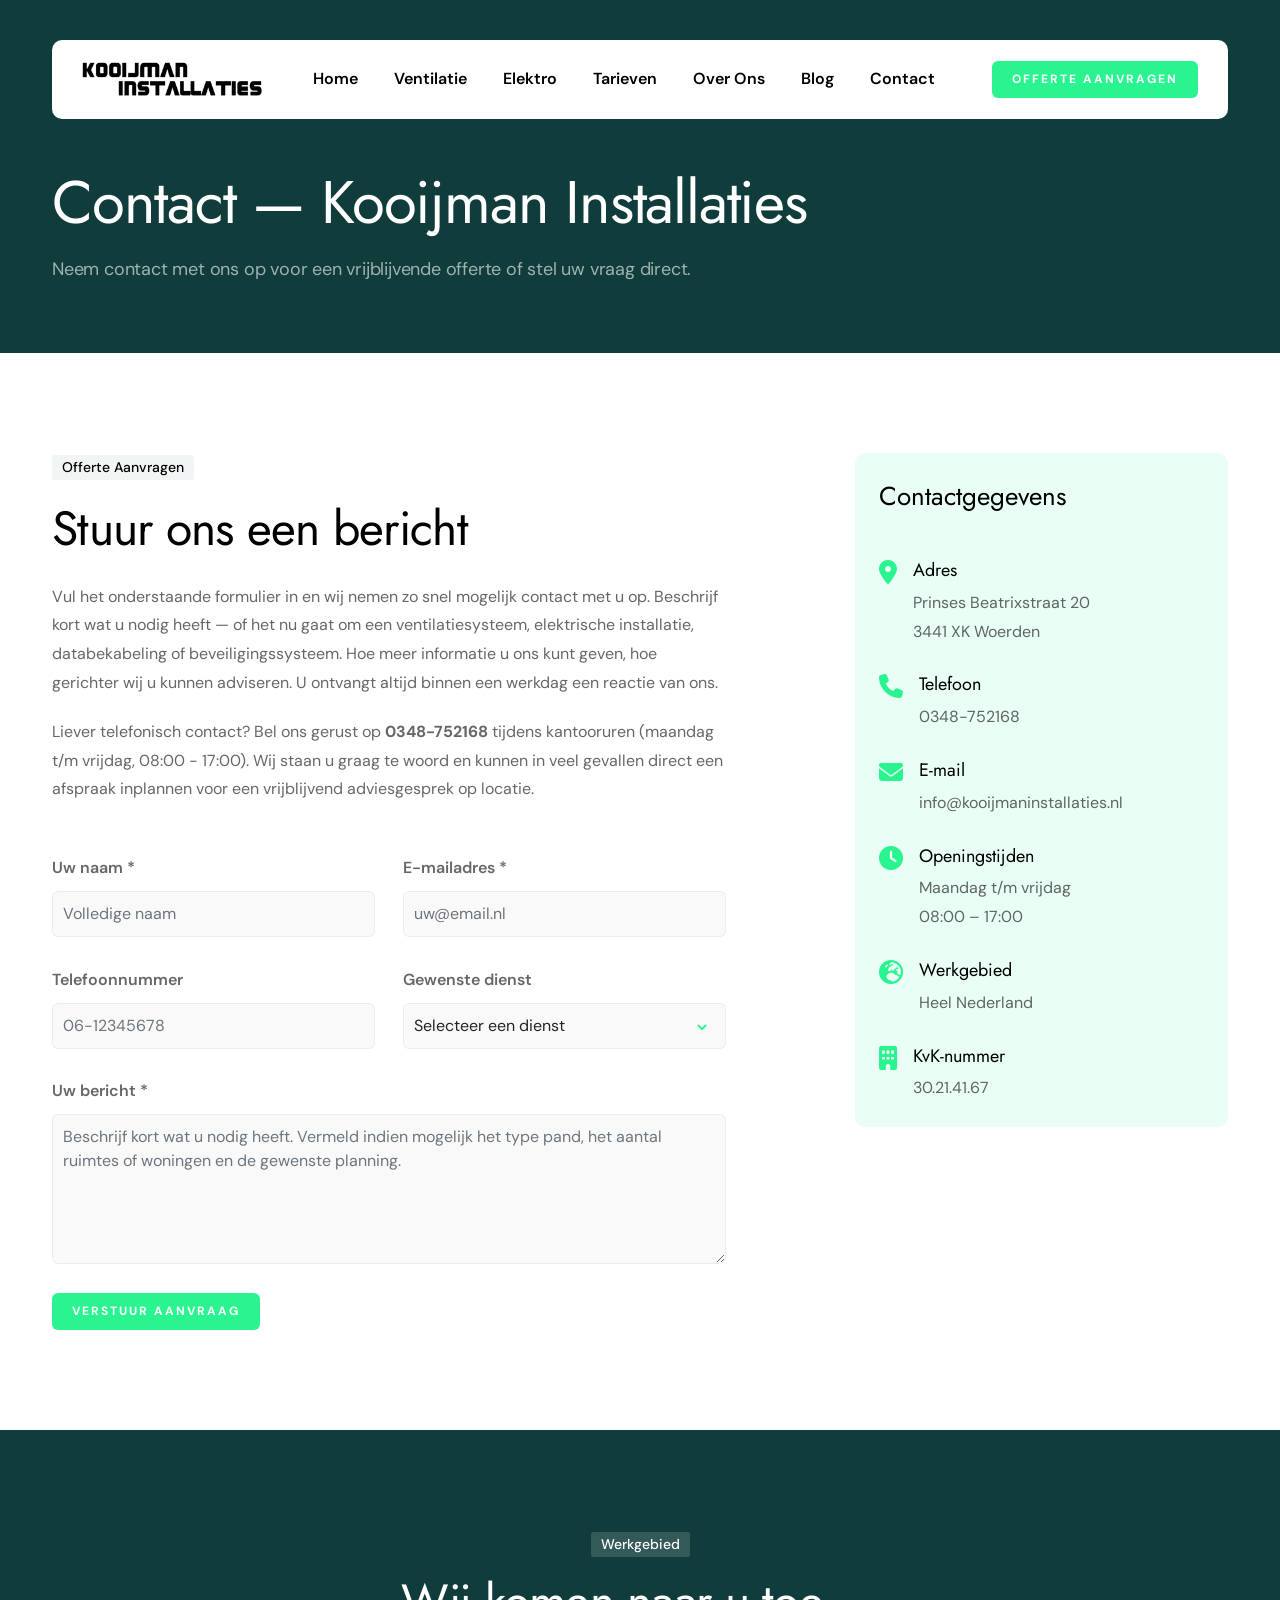
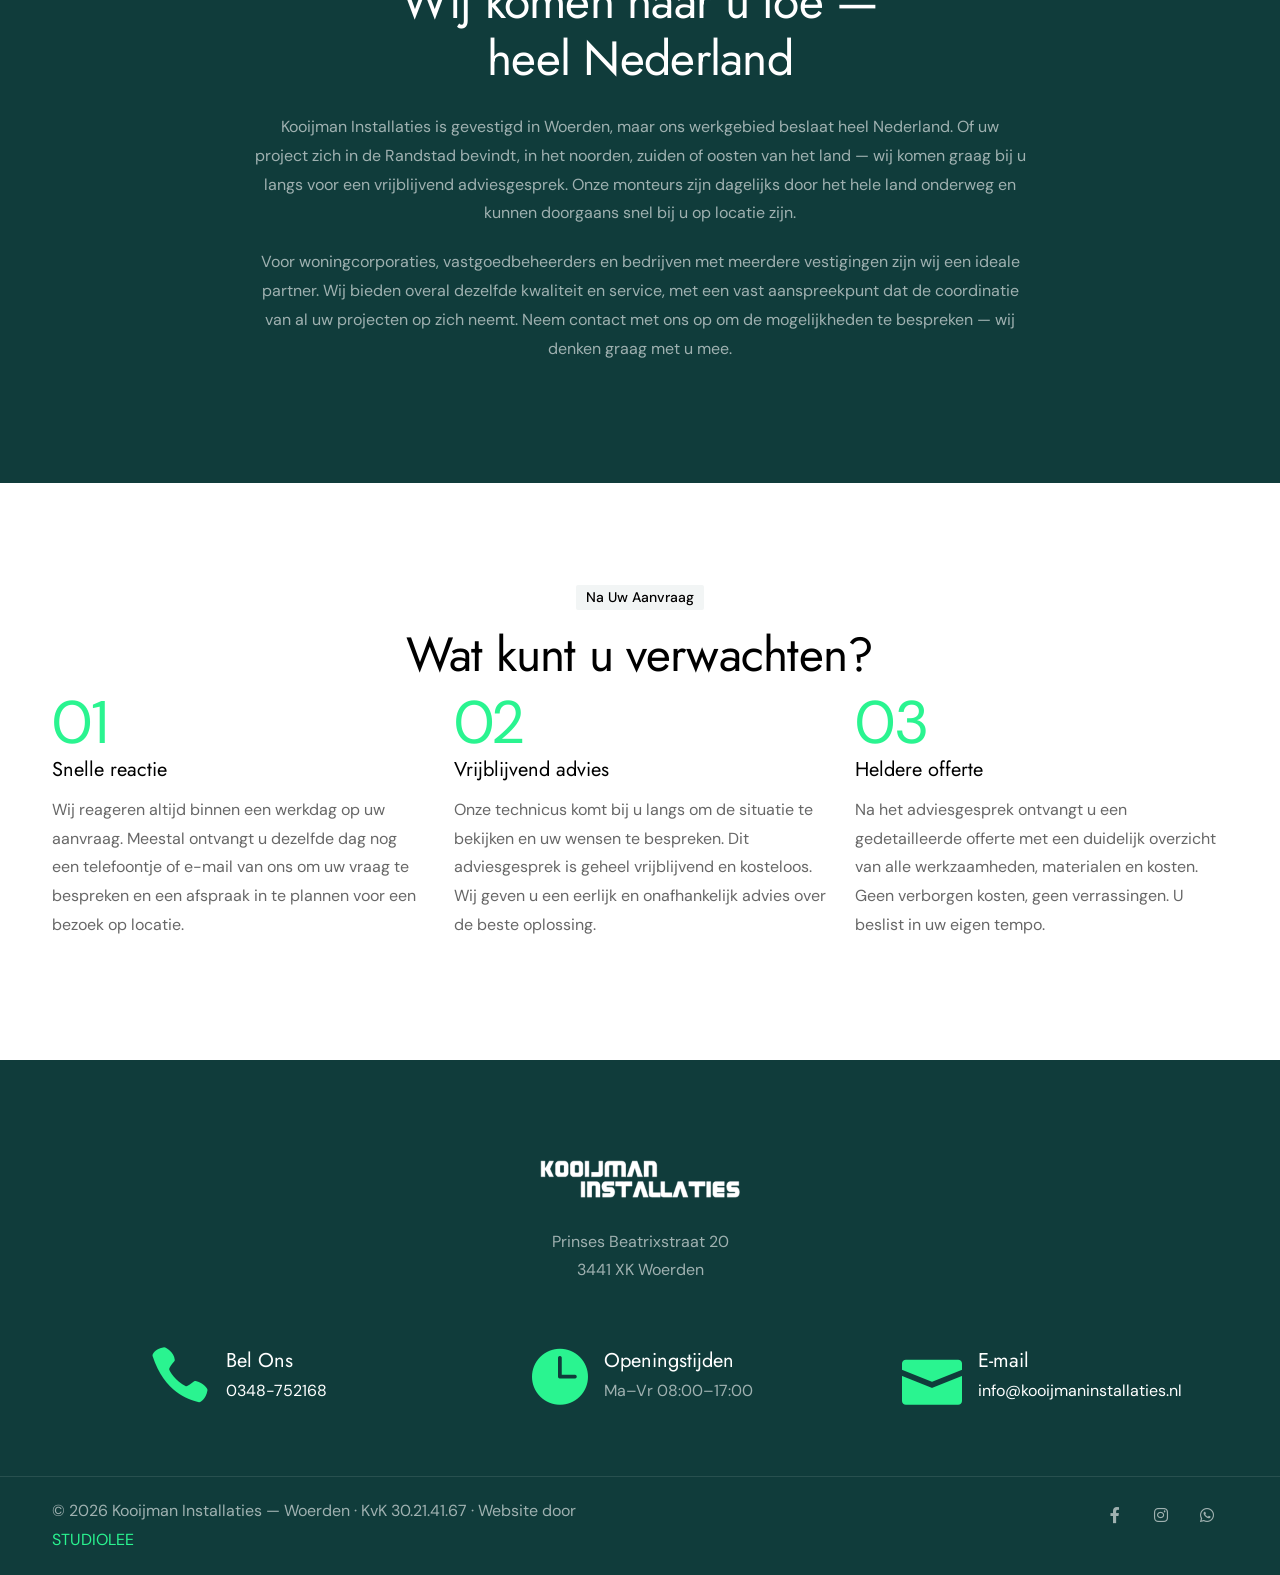
<file: contact.html>
<!DOCTYPE html>
<html lang="nl">

<head>
    <title>Contact — Kooijman Installaties | Woerden</title>
    <link rel="icon" href="images/icon.webp" type="image/webp">
    <meta content="text/html;charset=utf-8" http-equiv="Content-Type">
    <meta content="width=device-width, initial-scale=1.0" name="viewport">
    <meta content="Neem contact op met Kooijman Installaties in Woerden. Offerte aanvragen voor ventilatie, elektra, data of beveiliging. Werkgebied heel Nederland." name="description">
    <meta content="contact kooijman installaties, offerte aanvragen, installatiebedrijf woerden, telefoon, email" name="keywords">
    <meta content="Kooijman Installaties" name="author">
    <!-- Open Graph -->
    <meta property="og:title" content="Contact — Kooijman Installaties">
    <meta property="og:description" content="Neem contact op voor een vrijblijvende offerte. Ventilatie, elektra, data en beveiliging door heel Nederland.">
    <meta property="og:type" content="website">
    <meta property="og:url" content="https://www.kooijmaninstallaties.nl/contact.html">
    <!-- CSS Files -->
    <link href="css/bootstrap.min.css" rel="stylesheet" type="text/css" id="bootstrap">
    <link href="css/plugins.css" rel="stylesheet" type="text/css">
    <link href="css/swiper.css" rel="stylesheet" type="text/css">
    <link href="css/style.css" rel="stylesheet" type="text/css">
    <link href="css/coloring.css" rel="stylesheet" type="text/css">
    <link href="css/swiper-custom-1.css" rel="stylesheet" type="text/css">
    <link href="css/datepicker.css" rel="stylesheet" type="text/css">
    <link id="colors" href="css/colors/scheme-01.css" rel="stylesheet" type="text/css">
<style>#logo .logo-main, #logo .logo-scroll, #logo .logo-mobile { filter: invert(1); } footer img, .section-dark img { filter: none !important; }</style>
</head>

<body>

    <div id="wrapper">

        <div class="float-text show-on-scroll">
            <span><a href="#">Naar boven</a></span>
        </div>
        <div class="scrollbar-v show-on-scroll"></div>

        <!-- page preloader begin -->
        <div id="de-loader"></div>
        <!-- page preloader close -->

        <header class="transparent header-light header-float">
            <div class="container">
                <div class="row">
                    <div class="col-md-12">
                        <div class="header-inner">
                            <div class="de-flex">
                                <div class="de-flex-col">
                                    <div id="logo">
                                        <a href="/">
                                            <img class="logo-main" src="images/logo-black.webp" alt="Kooijman Installaties">
                                            <img class="logo-scroll" src="images/logo-black.webp" alt="Kooijman Installaties">
                                            <img class="logo-mobile" src="images/logo-black.webp" alt="Kooijman Installaties">
                                        </a>
                                    </div>
                                </div>

                                <div class="de-flex-col">
                                    <div class="de-flex-col header-col-mid">
                                        <ul id="mainmenu">
                                            <li><a class="menu-item" href="/">Home</a></li>
                                            <li><a class="menu-item" href="/ventilatie">Ventilatie</a></li>
                                            <li><a class="menu-item" href="/elektro">Elektro</a></li>
                                            <li><a class="menu-item" href="/tarieven">Tarieven</a></li>
                                            <li><a class="menu-item" href="/over-ons">Over Ons</a></li>
                                            <li><a class="menu-item" href="/blog">Blog</a></li>
                                            <li><a class="menu-item" href="/contact">Contact</a></li>
                                        </ul>
                                    </div>
                                </div>

                                <div class="de-flex-col">
                                    <a class="btn-main fx-slide w-100" href="/contact"><span>Offerte Aanvragen</span></a>
                                    <div class="menu_side_area">
                                        <span id="menu-btn"></span>
                                    </div>
                                </div>
                            </div>
                        </div>
                    </div>
                </div>
            </div>
        </header>

        <!-- PAGE TITLE -->
        <section class="bg-dark section-dark text-light pt-5 pb-5">
            <div class="container">
                <div class="spacer-double"></div>
                <div class="spacer-double"></div>
                <div class="row">
                    <div class="col-lg-8">
                        <h1 class="mb-0">Contact — Kooijman Installaties</h1>
                        <p class="lead mt-3">Neem contact met ons op voor een vrijblijvende offerte of stel uw vraag direct.</p>
                    </div>
                </div>
            </div>
        </section>

        <!-- CONTACT FORMULIER -->
        <section>
            <div class="container">
                <div class="row g-4 justify-content-between">
                    <div class="col-lg-7">
                        <div class="subtitle wow fadeInUp" data-wow-delay=".2s">Offerte Aanvragen</div>
                        <h2 class="wow fadeInUp" data-wow-delay=".4s">Stuur ons een bericht</h2>
                        <p class="wow fadeInUp" data-wow-delay=".6s">Vul het onderstaande formulier in en wij nemen zo snel mogelijk contact met u op. Beschrijf kort wat u nodig heeft — of het nu gaat om een ventilatiesysteem, elektrische installatie, databekabeling of beveiligingssysteem. Hoe meer informatie u ons kunt geven, hoe gerichter wij u kunnen adviseren. U ontvangt altijd binnen een werkdag een reactie van ons.</p>
                        <p class="wow fadeInUp" data-wow-delay=".8s">Liever telefonisch contact? Bel ons gerust op <a href="tel:0348752168"><strong>0348-752168</strong></a> tijdens kantooruren (maandag t/m vrijdag, 08:00 - 17:00). Wij staan u graag te woord en kunnen in veel gevallen direct een afspraak inplannen voor een vrijblijvend adviesgesprek op locatie.</p>

                        <div class="spacer-single"></div>

                        <form name="contactForm" id="contact_form" method="post" action="booking.php" class="wow fadeInUp" data-wow-delay=".6s">
                            <div class="row g-4">
                                <div class="col-md-6">
                                    <label for="name" class="fw-600 mb-2">Uw naam *</label>
                                    <input type="text" name="name" id="name" class="form-control" placeholder="Volledige naam" required>
                                </div>

                                <div class="col-md-6">
                                    <label for="email" class="fw-600 mb-2">E-mailadres *</label>
                                    <input type="email" name="email" id="email" class="form-control" placeholder="uw@email.nl" required>
                                </div>

                                <div class="col-md-6">
                                    <label for="phone" class="fw-600 mb-2">Telefoonnummer</label>
                                    <input type="tel" name="phone" id="phone" class="form-control" placeholder="06-12345678">
                                </div>

                                <div class="col-md-6">
                                    <label for="dienst" class="fw-600 mb-2">Gewenste dienst</label>
                                    <div class="relative">
                                        <select name="dienst" id="dienst" class="form-control">
                                            <option value="">Selecteer een dienst</option>
                                            <option value="ventilatie">Ventilatietechniek</option>
                                            <option value="elektro">Elektrotechniek</option>
                                            <option value="data">Data / CAI / Telefoon</option>
                                            <option value="beveiliging">Beveiliging</option>
                                            <option value="onderhoud">Onderhoud</option>
                                            <option value="anders">Anders</option>
                                        </select>
                                        <i class="absolute top-0 end-0 id-color pt-3 pe-3 icofont-simple-down"></i>
                                    </div>
                                </div>

                                <div class="col-md-12">
                                    <label for="message" class="fw-600 mb-2">Uw bericht *</label>
                                    <textarea name="message" id="message" class="form-control h-150px" placeholder="Beschrijf kort wat u nodig heeft. Vermeld indien mogelijk het type pand, het aantal ruimtes of woningen en de gewenste planning." required></textarea>
                                </div>

                                <div class="col-md-12">
                                    <div class="text-start">
                                        <div id='submit'>
                                            <input type='submit' id='send_message' value='Verstuur Aanvraag' class="btn-main">
                                        </div>
                                    </div>
                                </div>
                            </div>
                        </form>
                        <div id="success_message_col" class='success'>
                            Bedankt voor uw aanvraag! Wij nemen zo snel mogelijk contact met u op.
                        </div>
                        <div id="error_message" class='error'>
                            Er ging iets mis bij het versturen. Probeer het opnieuw of bel ons direct op 0348-752168.
                        </div>
                    </div>

                    <div class="col-lg-4">
                        <div class="rounded-1 p-4 bg-color-op-1 wow fadeInUp" data-wow-delay=".4s">
                            <h3>Contactgegevens</h3>

                            <div class="spacer-single"></div>

                            <div class="d-flex mb-4">
                                <i class="fa-solid fa-location-dot fs-24 id-color me-3 mt-1"></i>
                                <div>
                                    <h5 class="mb-1">Adres</h5>
                                    <p class="mb-0">Prinses Beatrixstraat 20<br>3441 XK Woerden</p>
                                </div>
                            </div>

                            <div class="d-flex mb-4">
                                <i class="fa-solid fa-phone fs-24 id-color me-3 mt-1"></i>
                                <div>
                                    <h5 class="mb-1">Telefoon</h5>
                                    <p class="mb-0"><a href="tel:0348752168">0348-752168</a></p>
                                </div>
                            </div>

                            <div class="d-flex mb-4">
                                <i class="fa-solid fa-envelope fs-24 id-color me-3 mt-1"></i>
                                <div>
                                    <h5 class="mb-1">E-mail</h5>
                                    <p class="mb-0"><a href="mailto:info@kooijmaninstallaties.nl">info@kooijmaninstallaties.nl</a></p>
                                </div>
                            </div>

                            <div class="d-flex mb-4">
                                <i class="fa-solid fa-clock fs-24 id-color me-3 mt-1"></i>
                                <div>
                                    <h5 class="mb-1">Openingstijden</h5>
                                    <p class="mb-0">Maandag t/m vrijdag<br>08:00 – 17:00</p>
                                </div>
                            </div>

                            <div class="d-flex mb-4">
                                <i class="fa-solid fa-earth-europe fs-24 id-color me-3 mt-1"></i>
                                <div>
                                    <h5 class="mb-1">Werkgebied</h5>
                                    <p class="mb-0">Heel Nederland</p>
                                </div>
                            </div>

                            <div class="d-flex">
                                <i class="fa-solid fa-building fs-24 id-color me-3 mt-1"></i>
                                <div>
                                    <h5 class="mb-1">KvK-nummer</h5>
                                    <p class="mb-0">30.21.41.67</p>
                                </div>
                            </div>
                        </div>
                    </div>
                </div>
            </div>
        </section>

        <!-- WERKGEBIED INFO -->
        <section class="bg-dark section-dark text-light">
            <div class="container">
                <div class="row g-4 gx-5 justify-content-center">
                    <div class="col-lg-6 text-center">
                        <div class="subtitle s2 mb-3 wow fadeInUp" data-wow-delay=".0s">Werkgebied</div>
                        <h2 class="wow fadeInUp" data-wow-delay=".2s">Wij komen naar u toe — heel Nederland</h2>
                    </div>
                </div>
                <div class="row g-4 justify-content-center">
                    <div class="col-lg-8">
                        <p class="text-center wow fadeInUp" data-wow-delay=".4s">Kooijman Installaties is gevestigd in Woerden, maar ons werkgebied beslaat heel Nederland. Of uw project zich in de Randstad bevindt, in het noorden, zuiden of oosten van het land — wij komen graag bij u langs voor een vrijblijvend adviesgesprek. Onze monteurs zijn dagelijks door het hele land onderweg en kunnen doorgaans snel bij u op locatie zijn.</p>
                        <p class="text-center wow fadeInUp" data-wow-delay=".6s">Voor woningcorporaties, vastgoedbeheerders en bedrijven met meerdere vestigingen zijn wij een ideale partner. Wij bieden overal dezelfde kwaliteit en service, met een vast aanspreekpunt dat de coordinatie van al uw projecten op zich neemt. Neem contact met ons op om de mogelijkheden te bespreken — wij denken graag met u mee.</p>
                    </div>
                </div>
            </div>
        </section>

        <!-- WAT VERWACHTEN -->
        <section>
            <div class="container">
                <div class="row g-4 justify-content-center">
                    <div class="col-lg-6 text-center">
                        <div class="subtitle s2 mb-3 wow fadeInUp" data-wow-delay=".0s">Na Uw Aanvraag</div>
                        <h2 class="wow fadeInUp" data-wow-delay=".2s">Wat kunt u verwachten?</h2>
                    </div>
                </div>
                <div class="row g-4">
                    <div class="col-lg-4 col-md-6">
                        <div class="h-100 rounded-1 wow fadeInUp" data-wow-delay=".2s">
                            <div class="fs-60 id-color fw-700 mb-3">01</div>
                            <h4>Snelle reactie</h4>
                            <p>Wij reageren altijd binnen een werkdag op uw aanvraag. Meestal ontvangt u dezelfde dag nog een telefoontje of e-mail van ons om uw vraag te bespreken en een afspraak in te plannen voor een bezoek op locatie.</p>
                        </div>
                    </div>
                    <div class="col-lg-4 col-md-6">
                        <div class="h-100 rounded-1 wow fadeInUp" data-wow-delay=".4s">
                            <div class="fs-60 id-color fw-700 mb-3">02</div>
                            <h4>Vrijblijvend advies</h4>
                            <p>Onze technicus komt bij u langs om de situatie te bekijken en uw wensen te bespreken. Dit adviesgesprek is geheel vrijblijvend en kosteloos. Wij geven u een eerlijk en onafhankelijk advies over de beste oplossing.</p>
                        </div>
                    </div>
                    <div class="col-lg-4 col-md-6">
                        <div class="h-100 rounded-1 wow fadeInUp" data-wow-delay=".6s">
                            <div class="fs-60 id-color fw-700 mb-3">03</div>
                            <h4>Heldere offerte</h4>
                            <p>Na het adviesgesprek ontvangt u een gedetailleerde offerte met een duidelijk overzicht van alle werkzaamheden, materialen en kosten. Geen verborgen kosten, geen verrassingen. U beslist in uw eigen tempo.</p>
                        </div>
                    </div>
                </div>
            </div>
        </section>

    </div>

    <!-- footer begin -->
    <footer class="section-dark">
        <div class="container">
            <div class="row gx-5 justify-content-center">
                <div class="col-lg-8">
                    <div class="text-center">
                        <img src="images/logo.webp" class="w-200px" alt="Kooijman Installaties">
                        <div class="spacer-single"></div>
                        <div class="fs-16">
                            Prinses Beatrixstraat 20<br>
                            3441 XK Woerden
                        </div>
                    </div>
                </div>
            </div>

            <div class="spacer-double"></div>

            <div class="row g-4">
                <div class="col-lg-4 col-md-6 mb-sm-30">
                    <div class="d-flex justify-content-center">
                        <i class="fs-60 id-color icon_phone"></i>
                        <div class="ms-3">
                            <h4 class="mb-0">Bel Ons</h4>
                            <p><a href="tel:0348752168" class="text-white">0348-752168</a></p>
                        </div>
                    </div>
                </div>

                <div class="col-lg-4 col-md-6 mb-sm-30">
                    <div class="d-flex justify-content-center">
                        <i class="fs-60 id-color icon_clock"></i>
                        <div class="ms-3">
                            <h4 class="mb-0">Openingstijden</h4>
                            <p>Ma–Vr 08:00–17:00</p>
                        </div>
                    </div>
                </div>

                <div class="col-lg-4 col-md-6 mb-sm-30">
                    <div class="d-flex justify-content-center">
                        <i class="fs-60 id-color icon_mail"></i>
                        <div class="ms-3">
                            <h4 class="mb-0">E-mail</h4>
                            <p><a href="mailto:info@kooijmaninstallaties.nl" class="text-white">info@kooijmaninstallaties.nl</a></p>
                        </div>
                    </div>
                </div>
            </div>
        </div>

        <div class="subfooter">
            <div class="container">
                <div class="row">
                    <div class="col-md-6">
                        &copy; 2026 Kooijman Installaties — Woerden · KvK 30.21.41.67 · Website door <a href="https://www.studiolee.nl" target="_blank" rel="noopener" class="id-color">STUDIOLEE</a>
                    </div>
                    <div class="col-md-6 text-md-end">
                        <div class="social-icons mb-sm-30 text-center">
                            <a href="#"><i class="fa-brands fa-facebook-f"></i></a>
                            <a href="#"><i class="fa-brands fa-instagram"></i></a>
                            <a href="#"><i class="fa-brands fa-whatsapp"></i></a>
                        </div>
                    </div>
                </div>
            </div>
        </div>
    </footer>

    <!-- Javascript Files -->
    <script src="js/vendors.js"></script>
    <script src="js/designesia.js"></script>
    <script src="js/validation-contact.js"></script>
    <script src="js/swiper.js"></script>
    <script src="js/custom-swiper-2.js"></script>

</body>

</html>
</file>
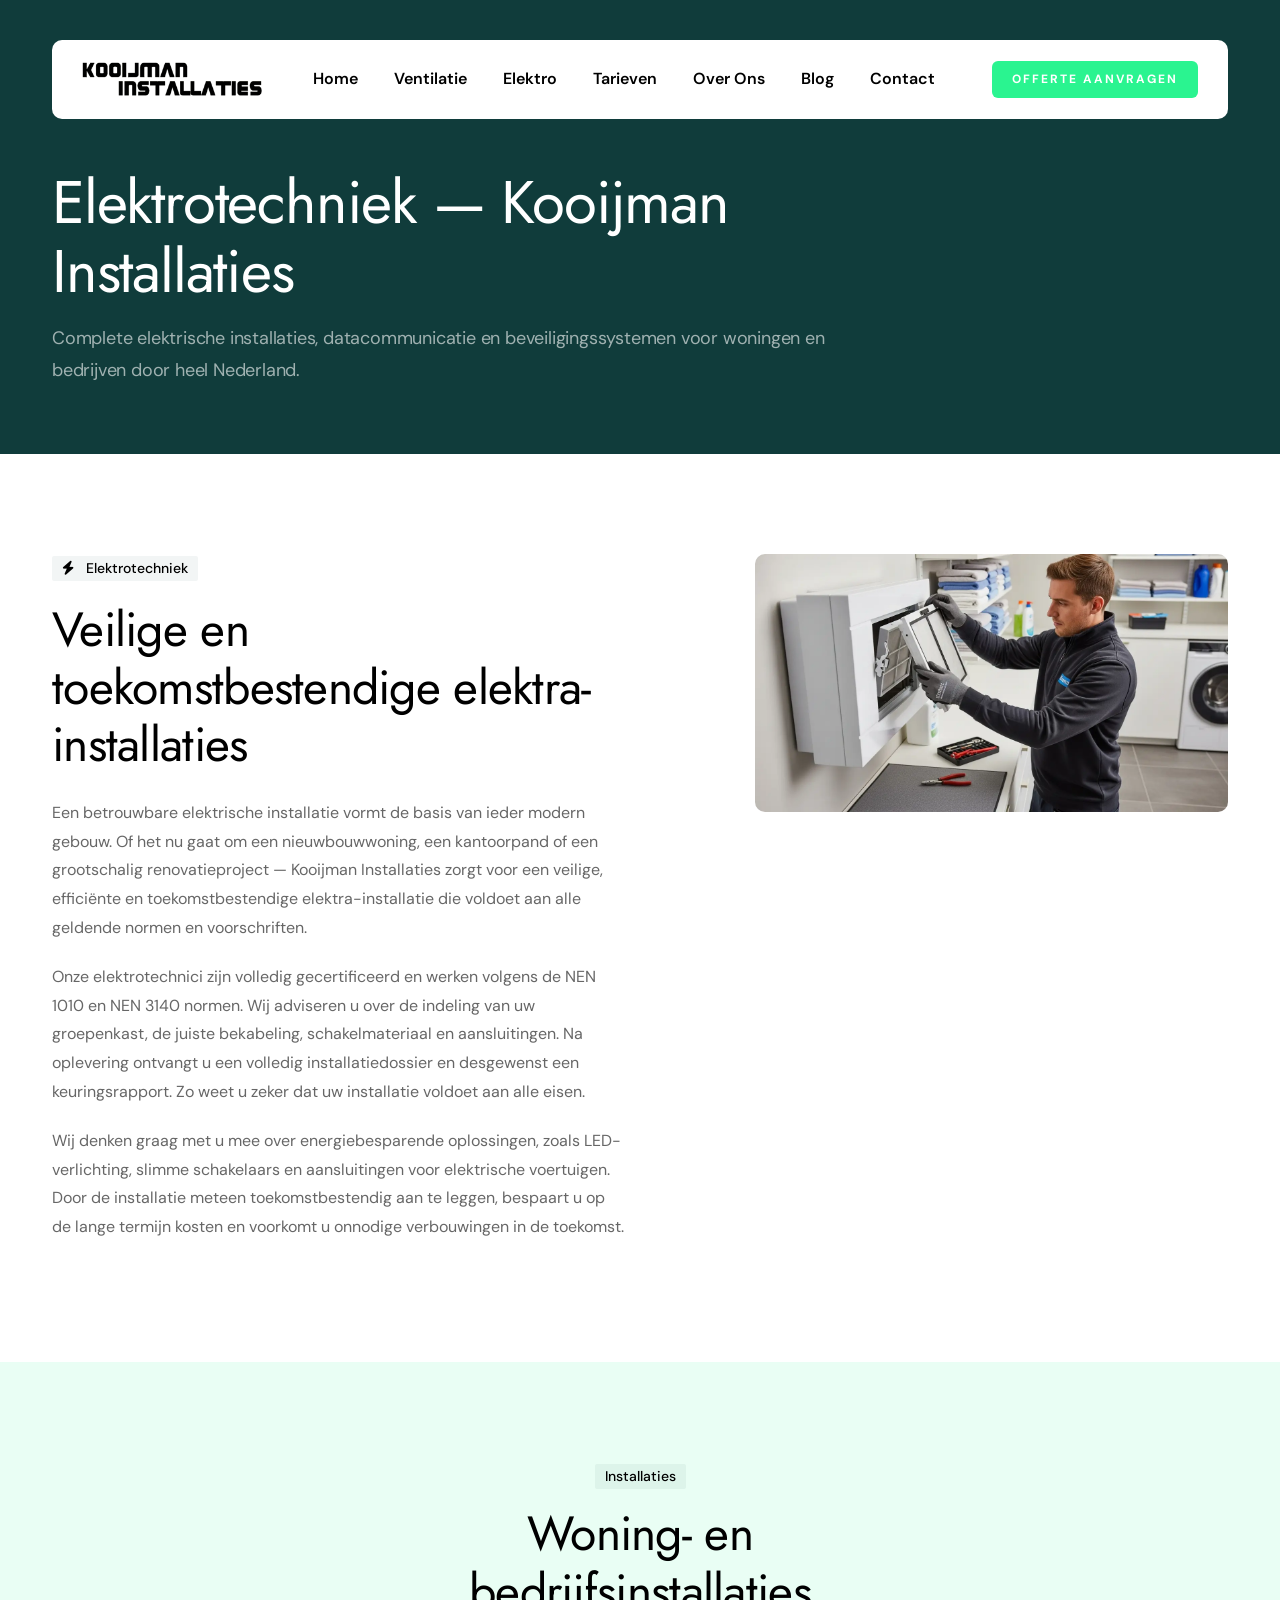
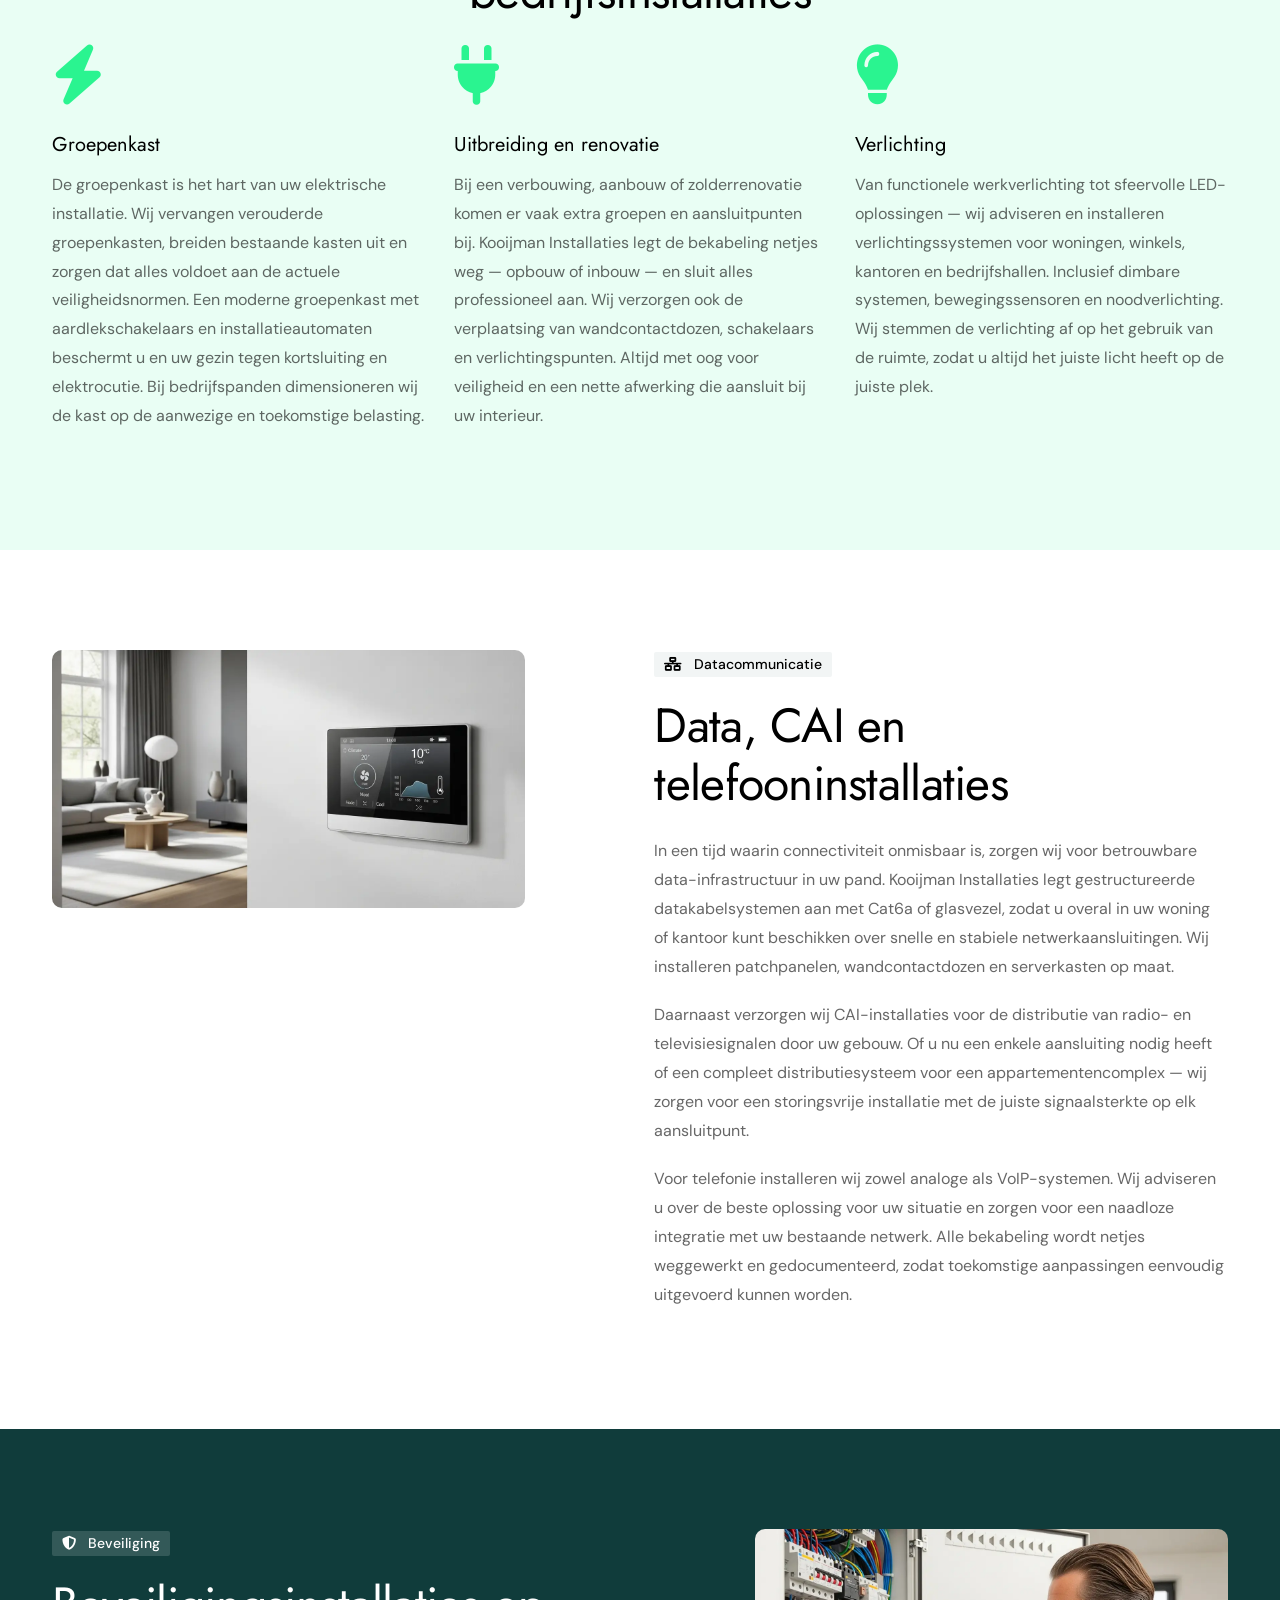
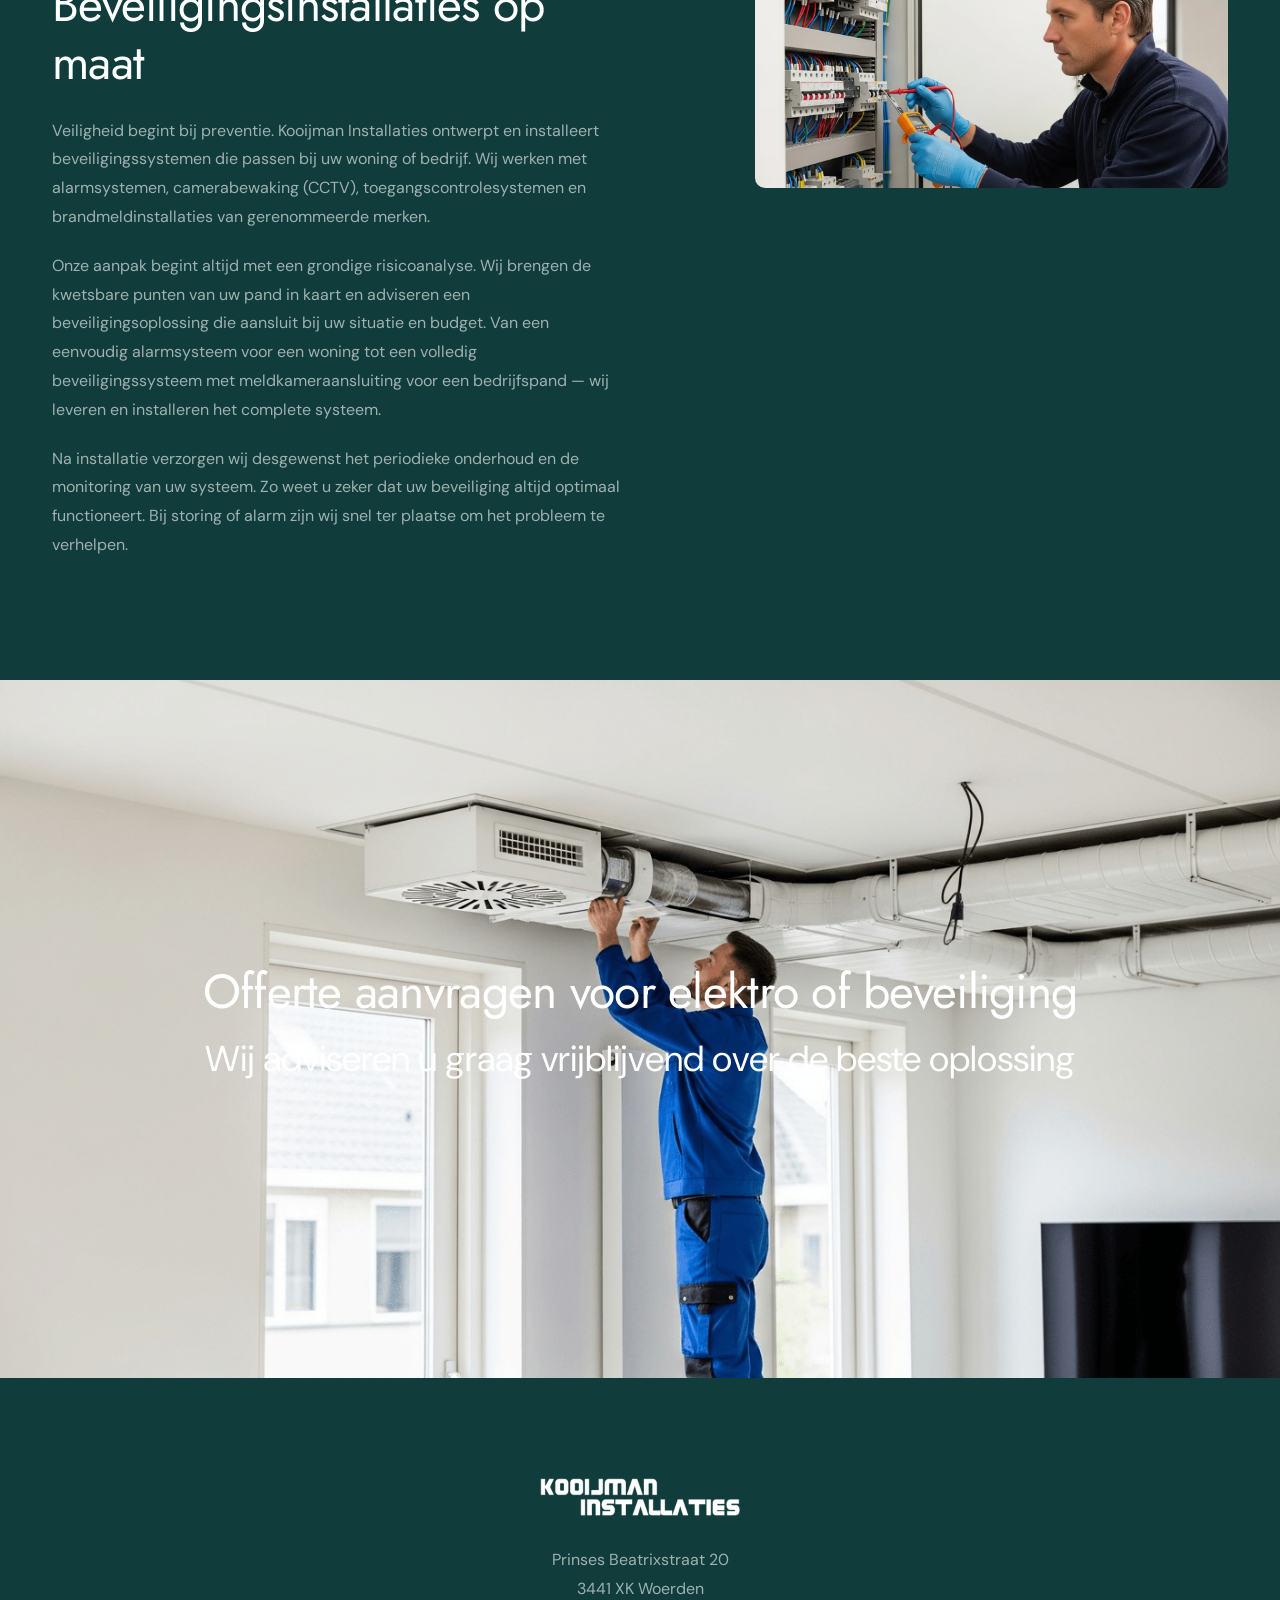
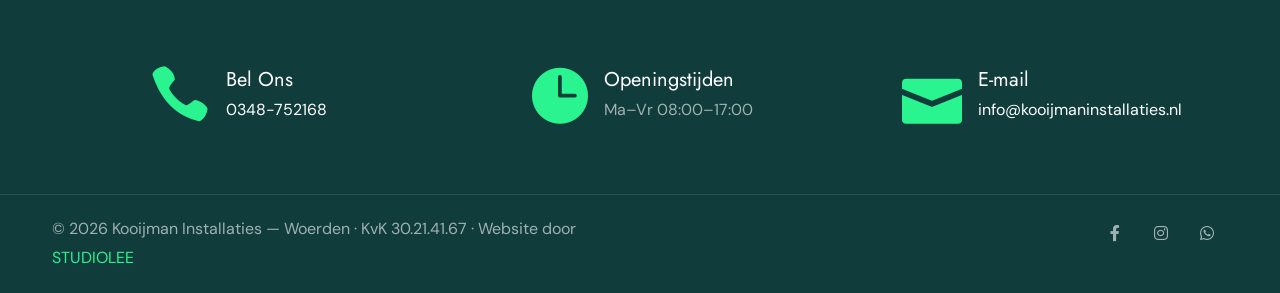
<file: elektro.html>
<!DOCTYPE html>
<html lang="nl">

<head>
    <title>Elektrotechniek — Kooijman Installaties | Woerden</title>
    <link rel="icon" href="images/icon.webp" type="image/webp">
    <meta content="text/html;charset=utf-8" http-equiv="Content-Type">
    <meta content="width=device-width, initial-scale=1.0" name="viewport">
    <meta content="Elektrotechniek door Kooijman Installaties. Woning- en bedrijfsinstallaties, groepenkast, data/CAI, beveiliging. Heel Nederland." name="description">
    <meta content="elektrotechniek, elektra installatie, groepenkast, beveiliging, data installatie, CAI, kooijman installaties woerden" name="keywords">
    <meta content="Kooijman Installaties" name="author">
    <!-- Open Graph -->
    <meta property="og:title" content="Elektrotechniek — Kooijman Installaties">
    <meta property="og:description" content="Complete elektrische installaties, data/CAI en beveiliging. Vakkundig door heel Nederland.">
    <meta property="og:type" content="website">
    <meta property="og:url" content="https://www.kooijmaninstallaties.nl/elektro.html">
    <!-- CSS Files -->
    <link href="css/bootstrap.min.css" rel="stylesheet" type="text/css" id="bootstrap">
    <link href="css/plugins.css" rel="stylesheet" type="text/css">
    <link href="css/swiper.css" rel="stylesheet" type="text/css">
    <link href="css/style.css" rel="stylesheet" type="text/css">
    <link href="css/coloring.css" rel="stylesheet" type="text/css">
    <link href="css/swiper-custom-1.css" rel="stylesheet" type="text/css">
    <link href="css/datepicker.css" rel="stylesheet" type="text/css">
    <link id="colors" href="css/colors/scheme-01.css" rel="stylesheet" type="text/css">
<style>#logo .logo-main, #logo .logo-scroll, #logo .logo-mobile { filter: invert(1); } footer img, .section-dark img { filter: none !important; }</style>
</head>

<body>

    <div id="wrapper">

        <div class="float-text show-on-scroll">
            <span><a href="#">Naar boven</a></span>
        </div>
        <div class="scrollbar-v show-on-scroll"></div>

        <!-- page preloader begin -->
        <div id="de-loader"></div>
        <!-- page preloader close -->

        <header class="transparent header-light header-float">
            <div class="container">
                <div class="row">
                    <div class="col-md-12">
                        <div class="header-inner">
                            <div class="de-flex">
                                <div class="de-flex-col">
                                    <div id="logo">
                                        <a href="/">
                                            <img class="logo-main" src="images/logo-black.webp" alt="Kooijman Installaties">
                                            <img class="logo-scroll" src="images/logo-black.webp" alt="Kooijman Installaties">
                                            <img class="logo-mobile" src="images/logo-black.webp" alt="Kooijman Installaties">
                                        </a>
                                    </div>
                                </div>

                                <div class="de-flex-col">
                                    <div class="de-flex-col header-col-mid">
                                        <ul id="mainmenu">
                                            <li><a class="menu-item" href="/">Home</a></li>
                                            <li><a class="menu-item" href="/ventilatie">Ventilatie</a></li>
                                            <li><a class="menu-item" href="/elektro">Elektro</a></li>
                                            <li><a class="menu-item" href="/tarieven">Tarieven</a></li>
                                            <li><a class="menu-item" href="/over-ons">Over Ons</a></li>
                                            <li><a class="menu-item" href="/blog">Blog</a></li>
                                            <li><a class="menu-item" href="/contact">Contact</a></li>
                                        </ul>
                                    </div>
                                </div>

                                <div class="de-flex-col">
                                    <a class="btn-main fx-slide w-100" href="/contact"><span>Offerte Aanvragen</span></a>
                                    <div class="menu_side_area">
                                        <span id="menu-btn"></span>
                                    </div>
                                </div>
                            </div>
                        </div>
                    </div>
                </div>
            </div>
        </header>

        <!-- PAGE TITLE -->
        <section class="bg-dark section-dark text-light pt-5 pb-5">
            <div class="container">
                <div class="spacer-double"></div>
                <div class="spacer-double"></div>
                <div class="row">
                    <div class="col-lg-8">
                        <h1 class="mb-0">Elektrotechniek — Kooijman Installaties</h1>
                        <p class="lead mt-3">Complete elektrische installaties, datacommunicatie en beveiligingssystemen voor woningen en bedrijven door heel Nederland.</p>
                    </div>
                </div>
            </div>
        </section>

        <!-- ELEKTRO INTRO -->
        <section>
            <div class="container">
                <div class="row g-4 justify-content-between">
                    <div class="col-lg-6">
                        <div class="subtitle wow fadeInUp" data-wow-delay=".2s"><i class="fa-solid fa-bolt me-2"></i> Elektrotechniek</div>
                        <h2 class="wow fadeInUp" data-wow-delay=".4s">Veilige en toekomstbestendige elektra-installaties</h2>
                        <p class="wow fadeInUp" data-wow-delay=".6s">Een betrouwbare elektrische installatie vormt de basis van ieder modern gebouw. Of het nu gaat om een nieuwbouwwoning, een kantoorpand of een grootschalig renovatieproject — Kooijman Installaties zorgt voor een veilige, efficiënte en toekomstbestendige elektra-installatie die voldoet aan alle geldende normen en voorschriften.</p>
                        <p class="wow fadeInUp" data-wow-delay=".8s">Onze elektrotechnici zijn volledig gecertificeerd en werken volgens de NEN 1010 en NEN 3140 normen. Wij adviseren u over de indeling van uw groepenkast, de juiste bekabeling, schakelmateriaal en aansluitingen. Na oplevering ontvangt u een volledig installatiedossier en desgewenst een keuringsrapport. Zo weet u zeker dat uw installatie voldoet aan alle eisen.</p>
                        <p class="wow fadeInUp" data-wow-delay="1s">Wij denken graag met u mee over energiebesparende oplossingen, zoals LED-verlichting, slimme schakelaars en aansluitingen voor elektrische voertuigen. Door de installatie meteen toekomstbestendig aan te leggen, bespaart u op de lange termijn kosten en voorkomt u onnodige verbouwingen in de toekomst.</p>
                    </div>
                    <div class="col-lg-5">
                        <img src="images/discover-rooms/l2.webp" class="w-100 rounded-1 wow fadeInUp" data-wow-delay=".4s" alt="Elektrotechnische installatie">
                    </div>
                </div>
            </div>
        </section>

        <!-- WONING EN BEDRIJF -->
        <section class="bg-color-op-1">
            <div class="container">
                <div class="row g-4 gx-5 justify-content-center">
                    <div class="col-lg-6 text-center">
                        <div class="subtitle s2 mb-3 wow fadeInUp" data-wow-delay=".0s">Installaties</div>
                        <h2 class="wow fadeInUp" data-wow-delay=".2s">Woning- en bedrijfsinstallaties</h2>
                    </div>
                </div>
                <div class="row g-4">
                    <div class="col-lg-4 col-md-6">
                        <div class="h-100 rounded-1 wow fadeInUp" data-wow-delay=".2s">
                            <i class="fa-solid fa-bolt fs-60 id-color mb-4 wow scaleIn"></i>
                            <h4>Groepenkast</h4>
                            <p>De groepenkast is het hart van uw elektrische installatie. Wij vervangen verouderde groepenkasten, breiden bestaande kasten uit en zorgen dat alles voldoet aan de actuele veiligheidsnormen. Een moderne groepenkast met aardlekschakelaars en installatieautomaten beschermt u en uw gezin tegen kortsluiting en elektrocutie. Bij bedrijfspanden dimensioneren wij de kast op de aanwezige en toekomstige belasting.</p>
                        </div>
                    </div>
                    <div class="col-lg-4 col-md-6">
                        <div class="h-100 rounded-1 wow fadeInUp" data-wow-delay=".4s">
                            <i class="fa-solid fa-plug fs-60 id-color mb-4 wow scaleIn"></i>
                            <h4>Uitbreiding en renovatie</h4>
                            <p>Bij een verbouwing, aanbouw of zolderrenovatie komen er vaak extra groepen en aansluitpunten bij. Kooijman Installaties legt de bekabeling netjes weg — opbouw of inbouw — en sluit alles professioneel aan. Wij verzorgen ook de verplaatsing van wandcontactdozen, schakelaars en verlichtingspunten. Altijd met oog voor veiligheid en een nette afwerking die aansluit bij uw interieur.</p>
                        </div>
                    </div>
                    <div class="col-lg-4 col-md-6">
                        <div class="h-100 rounded-1 wow fadeInUp" data-wow-delay=".6s">
                            <i class="fa-solid fa-lightbulb fs-60 id-color mb-4 wow scaleIn"></i>
                            <h4>Verlichting</h4>
                            <p>Van functionele werkverlichting tot sfeervolle LED-oplossingen — wij adviseren en installeren verlichtingssystemen voor woningen, winkels, kantoren en bedrijfshallen. Inclusief dimbare systemen, bewegingssensoren en noodverlichting. Wij stemmen de verlichting af op het gebruik van de ruimte, zodat u altijd het juiste licht heeft op de juiste plek.</p>
                        </div>
                    </div>
                </div>
            </div>
        </section>

        <!-- DATA / CAI / TELEFOON -->
        <section>
            <div class="container">
                <div class="row g-4 justify-content-between">
                    <div class="col-lg-5">
                        <img src="images/discover-rooms/l3.webp" class="w-100 rounded-1 wow fadeInUp" data-wow-delay=".2s" alt="Data en netwerk installatie">
                    </div>
                    <div class="col-lg-6">
                        <div class="subtitle wow fadeInUp" data-wow-delay=".2s"><i class="fa-solid fa-network-wired me-2"></i> Datacommunicatie</div>
                        <h2 class="wow fadeInUp" data-wow-delay=".4s">Data, CAI en telefooninstallaties</h2>
                        <p class="wow fadeInUp" data-wow-delay=".6s">In een tijd waarin connectiviteit onmisbaar is, zorgen wij voor betrouwbare data-infrastructuur in uw pand. Kooijman Installaties legt gestructureerde datakabelsystemen aan met Cat6a of glasvezel, zodat u overal in uw woning of kantoor kunt beschikken over snelle en stabiele netwerkaansluitingen. Wij installeren patchpanelen, wandcontactdozen en serverkasten op maat.</p>
                        <p class="wow fadeInUp" data-wow-delay=".8s">Daarnaast verzorgen wij CAI-installaties voor de distributie van radio- en televisiesignalen door uw gebouw. Of u nu een enkele aansluiting nodig heeft of een compleet distributiesysteem voor een appartementencomplex — wij zorgen voor een storingsvrije installatie met de juiste signaalsterkte op elk aansluitpunt.</p>
                        <p class="wow fadeInUp" data-wow-delay="1s">Voor telefonie installeren wij zowel analoge als VoIP-systemen. Wij adviseren u over de beste oplossing voor uw situatie en zorgen voor een naadloze integratie met uw bestaande netwerk. Alle bekabeling wordt netjes weggewerkt en gedocumenteerd, zodat toekomstige aanpassingen eenvoudig uitgevoerd kunnen worden.</p>
                    </div>
                </div>
            </div>
        </section>

        <!-- BEVEILIGING -->
        <section class="bg-dark section-dark text-light">
            <div class="container">
                <div class="row g-4 justify-content-between">
                    <div class="col-lg-6">
                        <div class="subtitle wow fadeInUp" data-wow-delay=".2s"><i class="fa-solid fa-shield-halved me-2"></i> Beveiliging</div>
                        <h2 class="wow fadeInUp" data-wow-delay=".4s">Beveiligingsinstallaties op maat</h2>
                        <p class="wow fadeInUp" data-wow-delay=".6s">Veiligheid begint bij preventie. Kooijman Installaties ontwerpt en installeert beveiligingssystemen die passen bij uw woning of bedrijf. Wij werken met alarmsystemen, camerabewaking (CCTV), toegangscontrolesystemen en brandmeldinstallaties van gerenommeerde merken.</p>
                        <p class="wow fadeInUp" data-wow-delay=".8s">Onze aanpak begint altijd met een grondige risicoanalyse. Wij brengen de kwetsbare punten van uw pand in kaart en adviseren een beveiligingsoplossing die aansluit bij uw situatie en budget. Van een eenvoudig alarmsysteem voor een woning tot een volledig beveiligingssysteem met meldkameraansluiting voor een bedrijfspand — wij leveren en installeren het complete systeem.</p>
                        <p class="wow fadeInUp" data-wow-delay="1s">Na installatie verzorgen wij desgewenst het periodieke onderhoud en de monitoring van uw systeem. Zo weet u zeker dat uw beveiliging altijd optimaal functioneert. Bij storing of alarm zijn wij snel ter plaatse om het probleem te verhelpen.</p>
                    </div>
                    <div class="col-lg-5">
                        <img src="images/discover-rooms/l4.webp" class="w-100 rounded-1 wow fadeInUp" data-wow-delay=".4s" alt="Beveiligingssysteem installatie">
                    </div>
                </div>
            </div>
        </section>

        <!-- CTA -->
        <section aria-label="section" class="p-0 section-dark">
            <div class="container-fluid">
                <div class="row">
                    <div class="col-lg-12">
                        <a class="d-block hover" href="/contact">
                            <div class="relative overflow-hidden">
                                <div class="absolute start-0 w-100 abs-middle fs-36 text-white text-center z-2">
                                    <h2>Offerte aanvragen voor elektro of beveiliging</h2>
                                    <p>Wij adviseren u graag vrijblijvend over de beste oplossing</p>
                                </div>
                                <div class="absolute w-100 h-100 top-0 bg-dark hover-op-05"></div>
                                <img src="images/background/2.webp" class="w-100 hover-scale-1-1" alt="Elektro offerte aanvragen">
                            </div>
                        </a>
                    </div>
                </div>
            </div>
        </section>

    </div>

    <!-- footer begin -->
    <footer class="section-dark">
        <div class="container">
            <div class="row gx-5 justify-content-center">
                <div class="col-lg-8">
                    <div class="text-center">
                        <img src="images/logo.webp" class="w-200px" alt="Kooijman Installaties">
                        <div class="spacer-single"></div>
                        <div class="fs-16">
                            Prinses Beatrixstraat 20<br>
                            3441 XK Woerden
                        </div>
                    </div>
                </div>
            </div>

            <div class="spacer-double"></div>

            <div class="row g-4">
                <div class="col-lg-4 col-md-6 mb-sm-30">
                    <div class="d-flex justify-content-center">
                        <i class="fs-60 id-color icon_phone"></i>
                        <div class="ms-3">
                            <h4 class="mb-0">Bel Ons</h4>
                            <p><a href="tel:0348752168" class="text-white">0348-752168</a></p>
                        </div>
                    </div>
                </div>

                <div class="col-lg-4 col-md-6 mb-sm-30">
                    <div class="d-flex justify-content-center">
                        <i class="fs-60 id-color icon_clock"></i>
                        <div class="ms-3">
                            <h4 class="mb-0">Openingstijden</h4>
                            <p>Ma–Vr 08:00–17:00</p>
                        </div>
                    </div>
                </div>

                <div class="col-lg-4 col-md-6 mb-sm-30">
                    <div class="d-flex justify-content-center">
                        <i class="fs-60 id-color icon_mail"></i>
                        <div class="ms-3">
                            <h4 class="mb-0">E-mail</h4>
                            <p><a href="mailto:info@kooijmaninstallaties.nl" class="text-white">info@kooijmaninstallaties.nl</a></p>
                        </div>
                    </div>
                </div>
            </div>
        </div>

        <div class="subfooter">
            <div class="container">
                <div class="row">
                    <div class="col-md-6">
                        &copy; 2026 Kooijman Installaties — Woerden · KvK 30.21.41.67 · Website door <a href="https://www.studiolee.nl" target="_blank" rel="noopener" class="id-color">STUDIOLEE</a>
                    </div>
                    <div class="col-md-6 text-md-end">
                        <div class="social-icons mb-sm-30 text-center">
                            <a href="#"><i class="fa-brands fa-facebook-f"></i></a>
                            <a href="#"><i class="fa-brands fa-instagram"></i></a>
                            <a href="#"><i class="fa-brands fa-whatsapp"></i></a>
                        </div>
                    </div>
                </div>
            </div>
        </div>
    </footer>

    <!-- Javascript Files -->
    <script src="js/vendors.js"></script>
    <script src="js/designesia.js"></script>
    <script src="js/validation-booking.js"></script>
    <script src="js/swiper.js"></script>
    <script src="js/custom-swiper-2.js"></script>

</body>

</html>
</file>
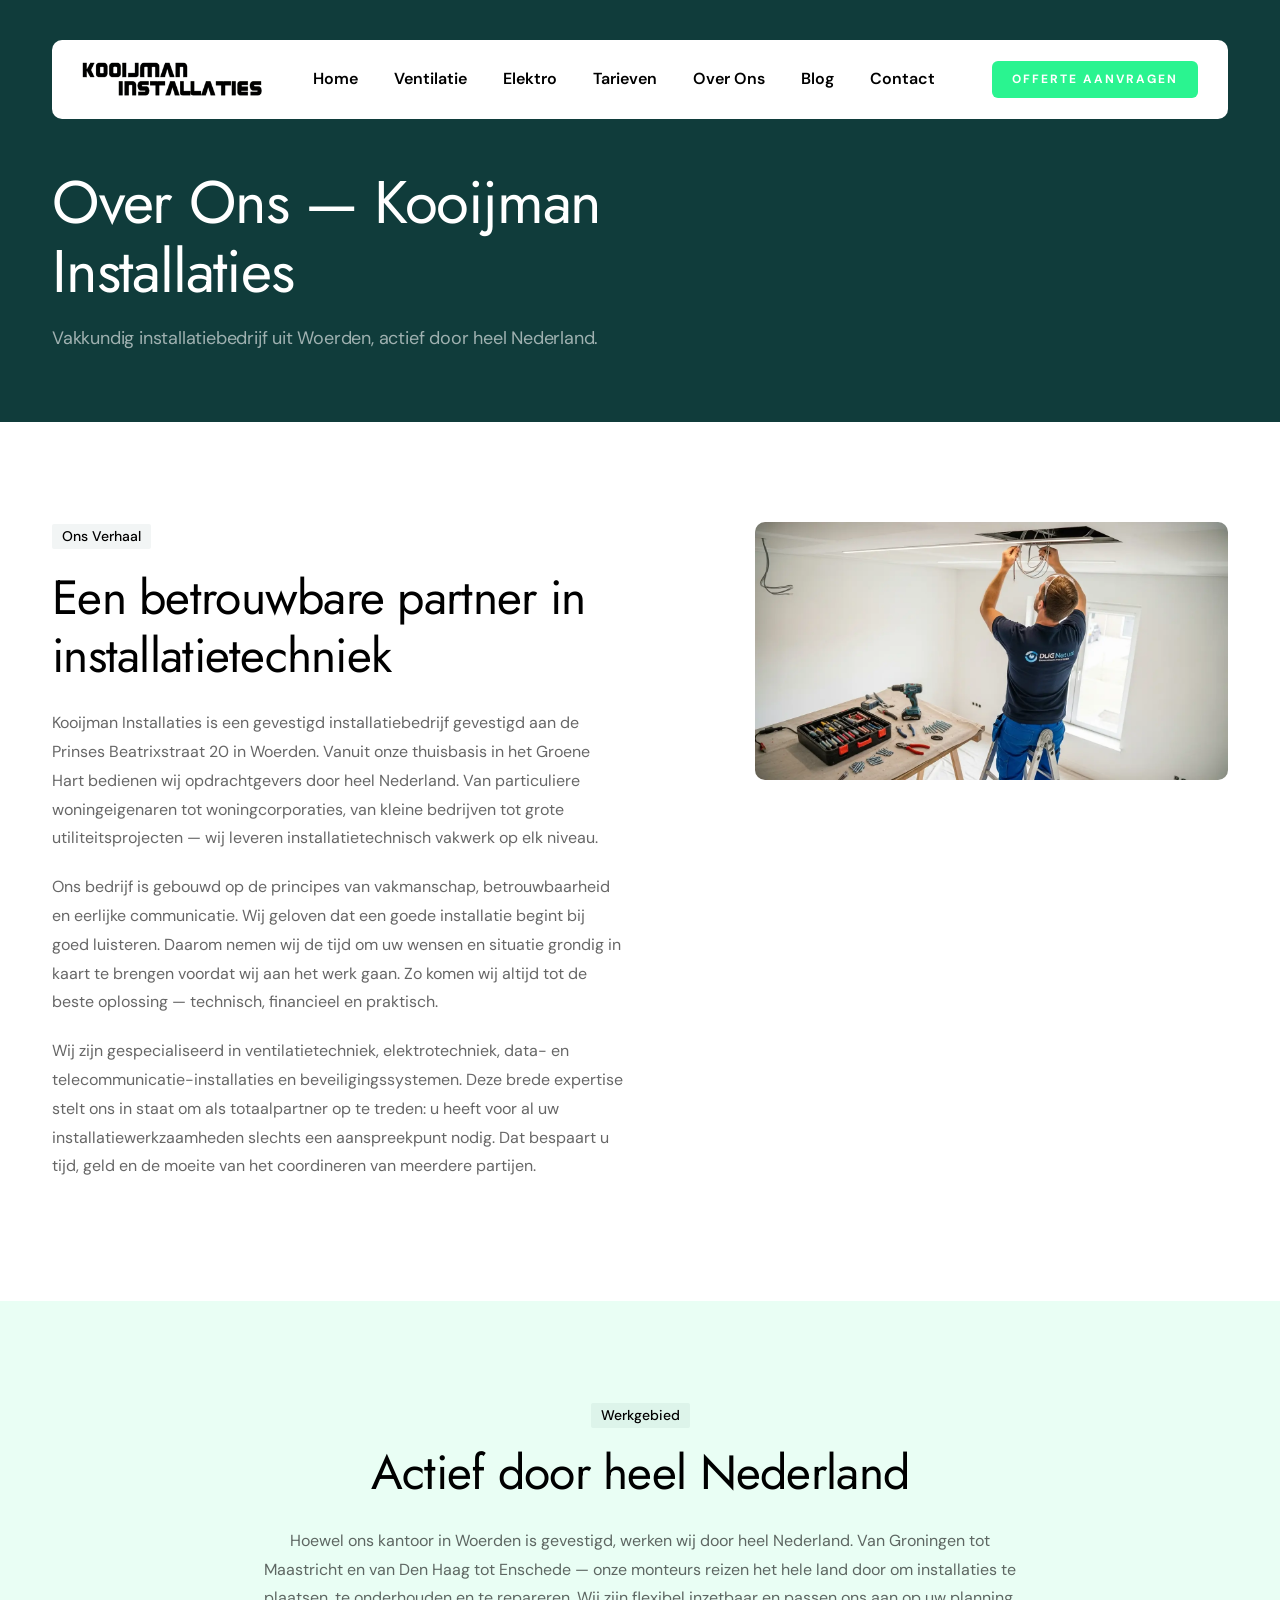
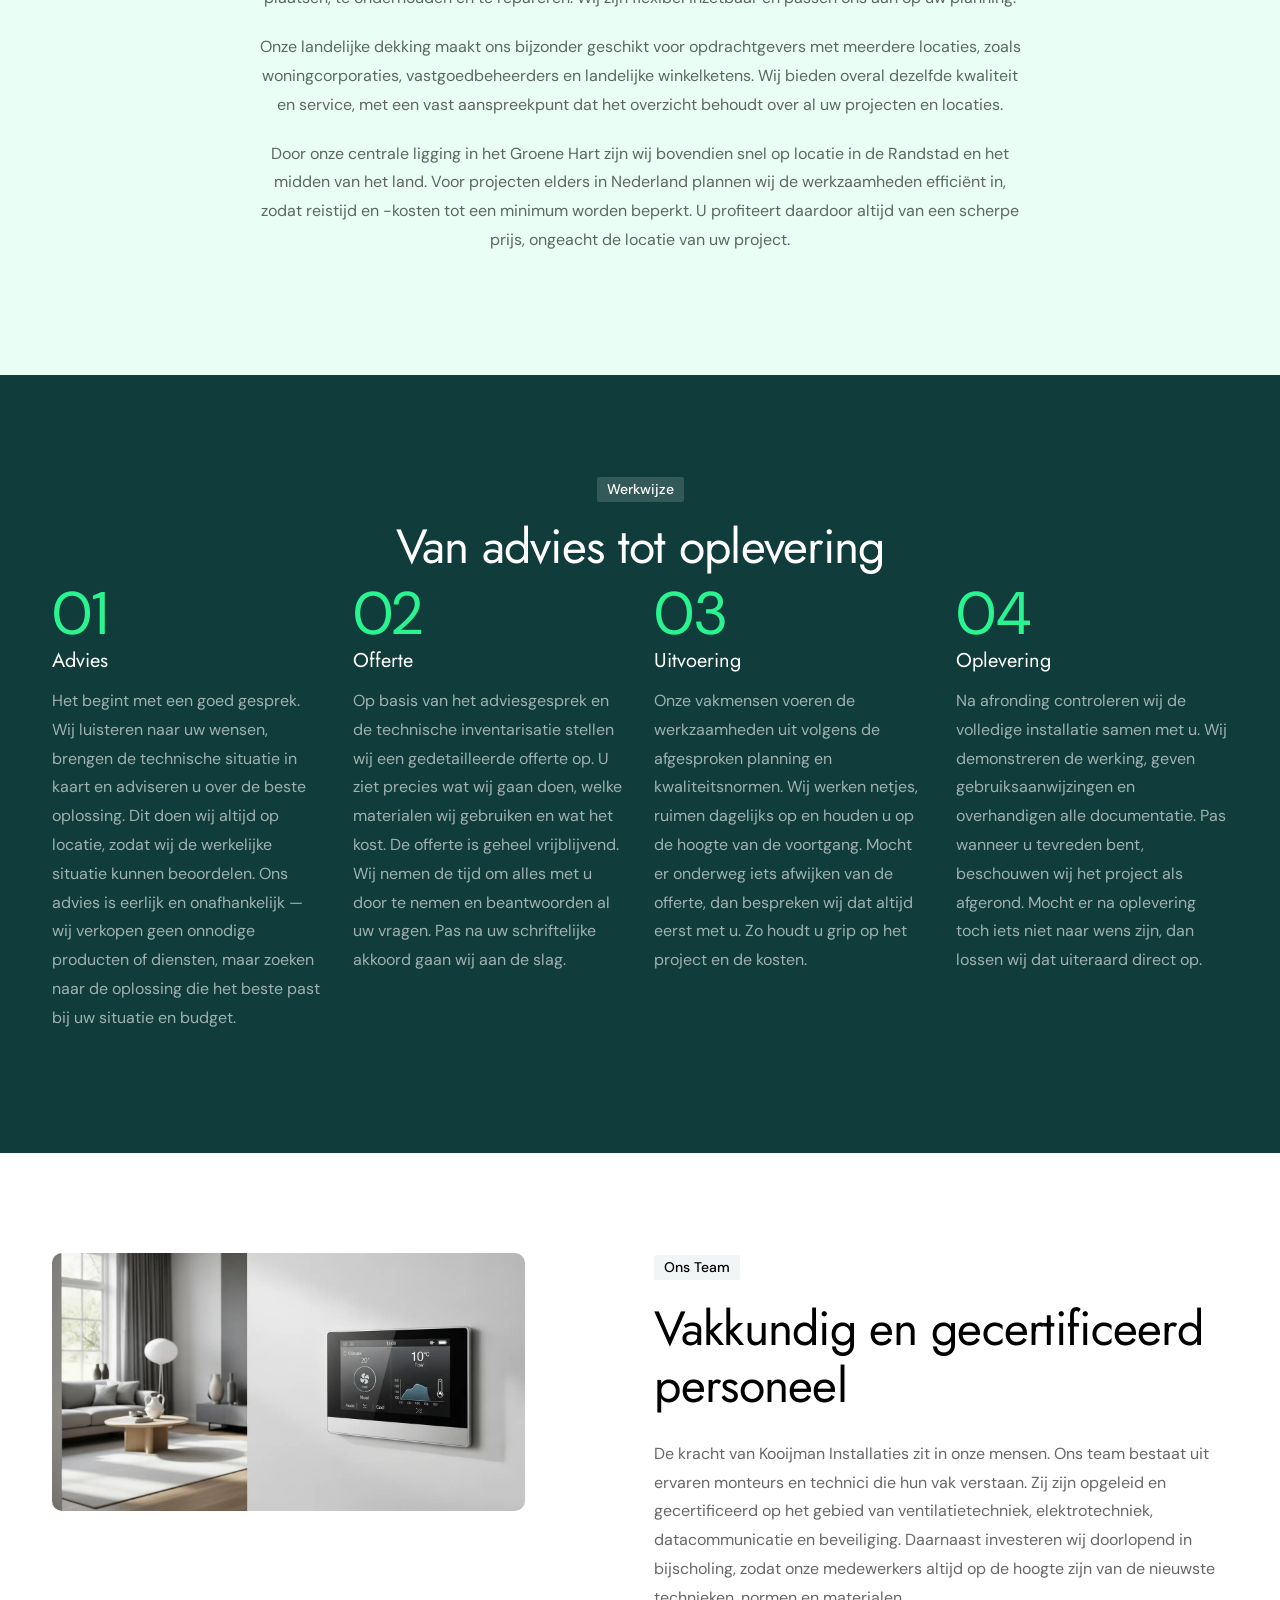
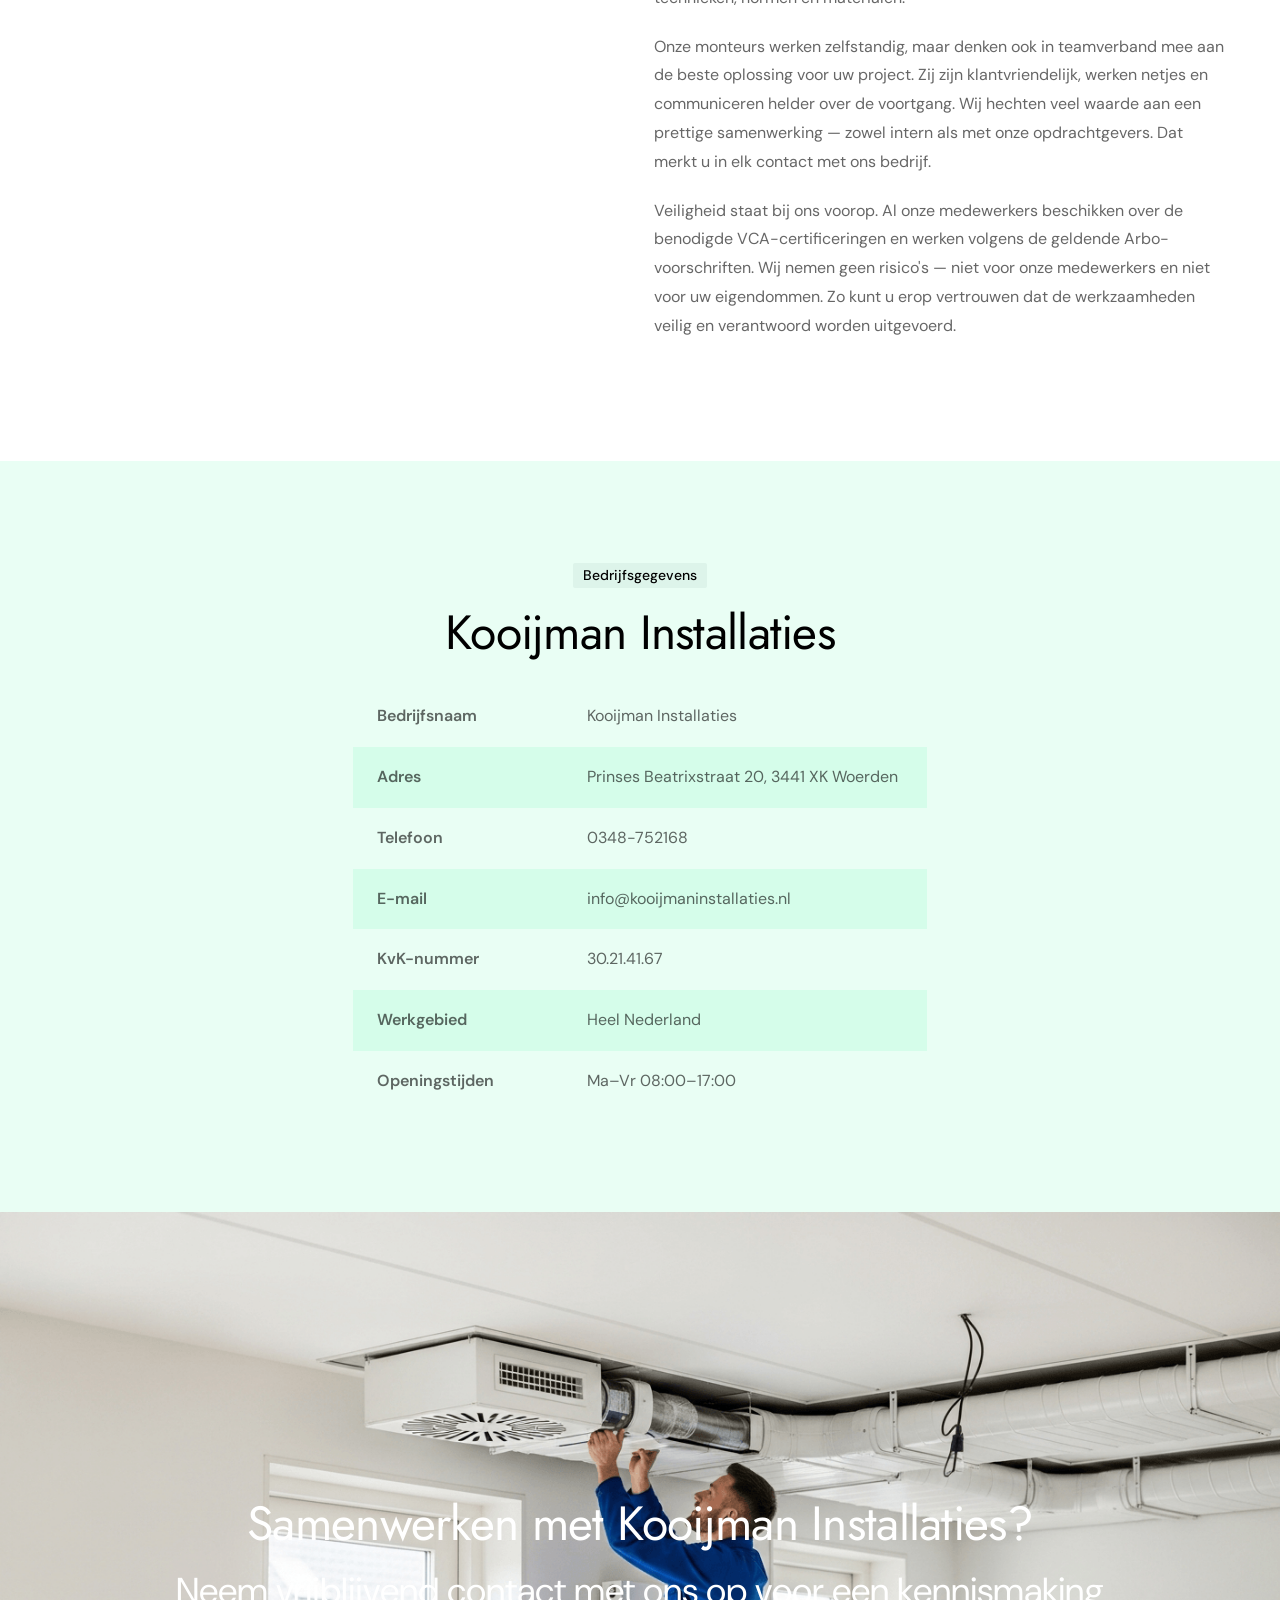
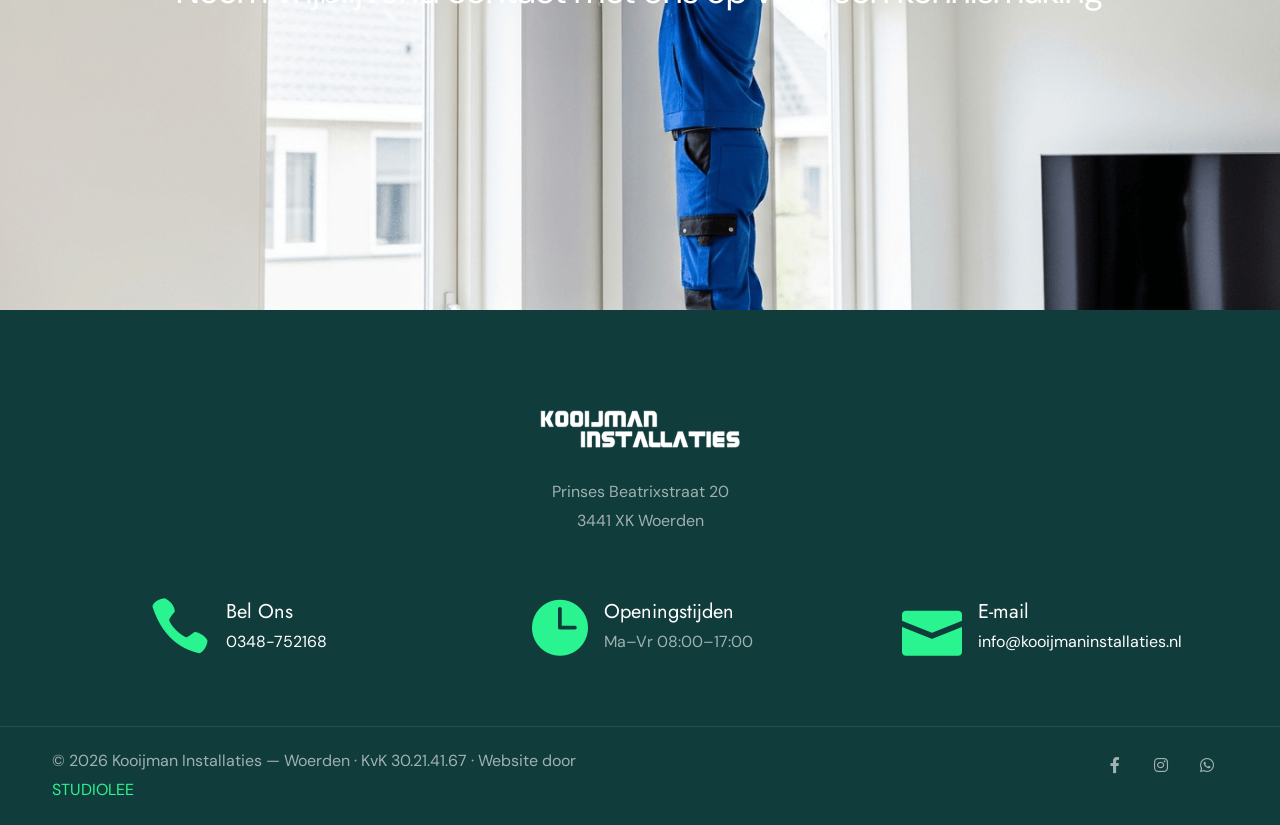
<file: over-ons.html>
<!DOCTYPE html>
<html lang="nl">

<head>
    <title>Over Ons — Kooijman Installaties | Woerden</title>
    <link rel="icon" href="images/icon.webp" type="image/webp">
    <meta content="text/html;charset=utf-8" http-equiv="Content-Type">
    <meta content="width=device-width, initial-scale=1.0" name="viewport">
    <meta content="Over Kooijman Installaties Woerden. Vakkundig installatiebedrijf voor ventilatie, elektra, data en beveiliging. Werkgebied heel Nederland." name="description">
    <meta content="over kooijman installaties, installatiebedrijf woerden, vakkundig personeel, werkgebied nederland" name="keywords">
    <meta content="Kooijman Installaties" name="author">
    <!-- Open Graph -->
    <meta property="og:title" content="Over Ons — Kooijman Installaties">
    <meta property="og:description" content="Vakkundig installatiebedrijf uit Woerden. Ventilatie, elektra, data en beveiliging door heel Nederland.">
    <meta property="og:type" content="website">
    <meta property="og:url" content="https://www.kooijmaninstallaties.nl/over-ons.html">
    <!-- CSS Files -->
    <link href="css/bootstrap.min.css" rel="stylesheet" type="text/css" id="bootstrap">
    <link href="css/plugins.css" rel="stylesheet" type="text/css">
    <link href="css/swiper.css" rel="stylesheet" type="text/css">
    <link href="css/style.css" rel="stylesheet" type="text/css">
    <link href="css/coloring.css" rel="stylesheet" type="text/css">
    <link href="css/swiper-custom-1.css" rel="stylesheet" type="text/css">
    <link href="css/datepicker.css" rel="stylesheet" type="text/css">
    <link id="colors" href="css/colors/scheme-01.css" rel="stylesheet" type="text/css">
<style>#logo .logo-main, #logo .logo-scroll, #logo .logo-mobile { filter: invert(1); } footer img, .section-dark img { filter: none !important; }</style>
</head>

<body>

    <div id="wrapper">

        <div class="float-text show-on-scroll">
            <span><a href="#">Naar boven</a></span>
        </div>
        <div class="scrollbar-v show-on-scroll"></div>

        <!-- page preloader begin -->
        <div id="de-loader"></div>
        <!-- page preloader close -->

        <header class="transparent header-light header-float">
            <div class="container">
                <div class="row">
                    <div class="col-md-12">
                        <div class="header-inner">
                            <div class="de-flex">
                                <div class="de-flex-col">
                                    <div id="logo">
                                        <a href="/">
                                            <img class="logo-main" src="images/logo-black.webp" alt="Kooijman Installaties">
                                            <img class="logo-scroll" src="images/logo-black.webp" alt="Kooijman Installaties">
                                            <img class="logo-mobile" src="images/logo-black.webp" alt="Kooijman Installaties">
                                        </a>
                                    </div>
                                </div>

                                <div class="de-flex-col">
                                    <div class="de-flex-col header-col-mid">
                                        <ul id="mainmenu">
                                            <li><a class="menu-item" href="/">Home</a></li>
                                            <li><a class="menu-item" href="/ventilatie">Ventilatie</a></li>
                                            <li><a class="menu-item" href="/elektro">Elektro</a></li>
                                            <li><a class="menu-item" href="/tarieven">Tarieven</a></li>
                                            <li><a class="menu-item" href="/over-ons">Over Ons</a></li>
                                            <li><a class="menu-item" href="/blog">Blog</a></li>
                                            <li><a class="menu-item" href="/contact">Contact</a></li>
                                        </ul>
                                    </div>
                                </div>

                                <div class="de-flex-col">
                                    <a class="btn-main fx-slide w-100" href="/contact"><span>Offerte Aanvragen</span></a>
                                    <div class="menu_side_area">
                                        <span id="menu-btn"></span>
                                    </div>
                                </div>
                            </div>
                        </div>
                    </div>
                </div>
            </div>
        </header>

        <!-- PAGE TITLE -->
        <section class="bg-dark section-dark text-light pt-5 pb-5">
            <div class="container">
                <div class="spacer-double"></div>
                <div class="spacer-double"></div>
                <div class="row">
                    <div class="col-lg-8">
                        <h1 class="mb-0">Over Ons — Kooijman Installaties</h1>
                        <p class="lead mt-3">Vakkundig installatiebedrijf uit Woerden, actief door heel Nederland.</p>
                    </div>
                </div>
            </div>
        </section>

        <!-- BEDRIJFSVERHAAL -->
        <section>
            <div class="container">
                <div class="row g-4 justify-content-between">
                    <div class="col-lg-6">
                        <div class="subtitle wow fadeInUp" data-wow-delay=".2s">Ons Verhaal</div>
                        <h2 class="wow fadeInUp" data-wow-delay=".4s">Een betrouwbare partner in installatietechniek</h2>
                        <p class="wow fadeInUp" data-wow-delay=".6s">Kooijman Installaties is een gevestigd installatiebedrijf gevestigd aan de Prinses Beatrixstraat 20 in Woerden. Vanuit onze thuisbasis in het Groene Hart bedienen wij opdrachtgevers door heel Nederland. Van particuliere woningeigenaren tot woningcorporaties, van kleine bedrijven tot grote utiliteitsprojecten — wij leveren installatietechnisch vakwerk op elk niveau.</p>
                        <p class="wow fadeInUp" data-wow-delay=".8s">Ons bedrijf is gebouwd op de principes van vakmanschap, betrouwbaarheid en eerlijke communicatie. Wij geloven dat een goede installatie begint bij goed luisteren. Daarom nemen wij de tijd om uw wensen en situatie grondig in kaart te brengen voordat wij aan het werk gaan. Zo komen wij altijd tot de beste oplossing — technisch, financieel en praktisch.</p>
                        <p class="wow fadeInUp" data-wow-delay="1s">Wij zijn gespecialiseerd in ventilatietechniek, elektrotechniek, data- en telecommunicatie-installaties en beveiligingssystemen. Deze brede expertise stelt ons in staat om als totaalpartner op te treden: u heeft voor al uw installatiewerkzaamheden slechts een aanspreekpunt nodig. Dat bespaart u tijd, geld en de moeite van het coordineren van meerdere partijen.</p>
                    </div>
                    <div class="col-lg-5">
                        <img src="images/discover-rooms/l1.webp" class="w-100 rounded-1 wow fadeInUp" data-wow-delay=".4s" alt="Kooijman Installaties team">
                    </div>
                </div>
            </div>
        </section>

        <!-- WERKGEBIED -->
        <section class="bg-color-op-1">
            <div class="container">
                <div class="row g-4 gx-5 justify-content-center">
                    <div class="col-lg-6 text-center">
                        <div class="subtitle s2 mb-3 wow fadeInUp" data-wow-delay=".0s">Werkgebied</div>
                        <h2 class="wow fadeInUp" data-wow-delay=".2s">Actief door heel Nederland</h2>
                    </div>
                </div>
                <div class="row g-4 justify-content-center">
                    <div class="col-lg-8">
                        <p class="text-center wow fadeInUp" data-wow-delay=".4s">Hoewel ons kantoor in Woerden is gevestigd, werken wij door heel Nederland. Van Groningen tot Maastricht en van Den Haag tot Enschede — onze monteurs reizen het hele land door om installaties te plaatsen, te onderhouden en te repareren. Wij zijn flexibel inzetbaar en passen ons aan op uw planning.</p>
                        <p class="text-center wow fadeInUp" data-wow-delay=".6s">Onze landelijke dekking maakt ons bijzonder geschikt voor opdrachtgevers met meerdere locaties, zoals woningcorporaties, vastgoedbeheerders en landelijke winkelketens. Wij bieden overal dezelfde kwaliteit en service, met een vast aanspreekpunt dat het overzicht behoudt over al uw projecten en locaties.</p>
                        <p class="text-center wow fadeInUp" data-wow-delay=".8s">Door onze centrale ligging in het Groene Hart zijn wij bovendien snel op locatie in de Randstad en het midden van het land. Voor projecten elders in Nederland plannen wij de werkzaamheden efficiënt in, zodat reistijd en -kosten tot een minimum worden beperkt. U profiteert daardoor altijd van een scherpe prijs, ongeacht de locatie van uw project.</p>
                    </div>
                </div>
            </div>
        </section>

        <!-- WERKWIJZE -->
        <section class="bg-dark section-dark text-light">
            <div class="container">
                <div class="row g-4 gx-5 justify-content-center">
                    <div class="col-lg-6 text-center">
                        <div class="subtitle s2 mb-3 wow fadeInUp" data-wow-delay=".0s">Werkwijze</div>
                        <h2 class="wow fadeInUp" data-wow-delay=".2s">Van advies tot oplevering</h2>
                    </div>
                </div>

                <div class="row g-4">
                    <div class="col-lg-3 col-md-6">
                        <div class="h-100 rounded-1 wow fadeInUp" data-wow-delay=".2s">
                            <div class="fs-60 id-color fw-700 mb-3">01</div>
                            <h4>Advies</h4>
                            <p>Het begint met een goed gesprek. Wij luisteren naar uw wensen, brengen de technische situatie in kaart en adviseren u over de beste oplossing. Dit doen wij altijd op locatie, zodat wij de werkelijke situatie kunnen beoordelen. Ons advies is eerlijk en onafhankelijk — wij verkopen geen onnodige producten of diensten, maar zoeken naar de oplossing die het beste past bij uw situatie en budget.</p>
                        </div>
                    </div>
                    <div class="col-lg-3 col-md-6">
                        <div class="h-100 rounded-1 wow fadeInUp" data-wow-delay=".4s">
                            <div class="fs-60 id-color fw-700 mb-3">02</div>
                            <h4>Offerte</h4>
                            <p>Op basis van het adviesgesprek en de technische inventarisatie stellen wij een gedetailleerde offerte op. U ziet precies wat wij gaan doen, welke materialen wij gebruiken en wat het kost. De offerte is geheel vrijblijvend. Wij nemen de tijd om alles met u door te nemen en beantwoorden al uw vragen. Pas na uw schriftelijke akkoord gaan wij aan de slag.</p>
                        </div>
                    </div>
                    <div class="col-lg-3 col-md-6">
                        <div class="h-100 rounded-1 wow fadeInUp" data-wow-delay=".6s">
                            <div class="fs-60 id-color fw-700 mb-3">03</div>
                            <h4>Uitvoering</h4>
                            <p>Onze vakmensen voeren de werkzaamheden uit volgens de afgesproken planning en kwaliteitsnormen. Wij werken netjes, ruimen dagelijks op en houden u op de hoogte van de voortgang. Mocht er onderweg iets afwijken van de offerte, dan bespreken wij dat altijd eerst met u. Zo houdt u grip op het project en de kosten.</p>
                        </div>
                    </div>
                    <div class="col-lg-3 col-md-6">
                        <div class="h-100 rounded-1 wow fadeInUp" data-wow-delay=".8s">
                            <div class="fs-60 id-color fw-700 mb-3">04</div>
                            <h4>Oplevering</h4>
                            <p>Na afronding controleren wij de volledige installatie samen met u. Wij demonstreren de werking, geven gebruiksaanwijzingen en overhandigen alle documentatie. Pas wanneer u tevreden bent, beschouwen wij het project als afgerond. Mocht er na oplevering toch iets niet naar wens zijn, dan lossen wij dat uiteraard direct op.</p>
                        </div>
                    </div>
                </div>
            </div>
        </section>

        <!-- VAKKUNDIG PERSONEEL -->
        <section>
            <div class="container">
                <div class="row g-4 justify-content-between">
                    <div class="col-lg-5">
                        <img src="images/discover-rooms/l3.webp" class="w-100 rounded-1 wow fadeInUp" data-wow-delay=".2s" alt="Vakkundig personeel Kooijman">
                    </div>
                    <div class="col-lg-6">
                        <div class="subtitle wow fadeInUp" data-wow-delay=".2s">Ons Team</div>
                        <h2 class="wow fadeInUp" data-wow-delay=".4s">Vakkundig en gecertificeerd personeel</h2>
                        <p class="wow fadeInUp" data-wow-delay=".6s">De kracht van Kooijman Installaties zit in onze mensen. Ons team bestaat uit ervaren monteurs en technici die hun vak verstaan. Zij zijn opgeleid en gecertificeerd op het gebied van ventilatietechniek, elektrotechniek, datacommunicatie en beveiliging. Daarnaast investeren wij doorlopend in bijscholing, zodat onze medewerkers altijd op de hoogte zijn van de nieuwste technieken, normen en materialen.</p>
                        <p class="wow fadeInUp" data-wow-delay=".8s">Onze monteurs werken zelfstandig, maar denken ook in teamverband mee aan de beste oplossing voor uw project. Zij zijn klantvriendelijk, werken netjes en communiceren helder over de voortgang. Wij hechten veel waarde aan een prettige samenwerking — zowel intern als met onze opdrachtgevers. Dat merkt u in elk contact met ons bedrijf.</p>
                        <p class="wow fadeInUp" data-wow-delay="1s">Veiligheid staat bij ons voorop. Al onze medewerkers beschikken over de benodigde VCA-certificeringen en werken volgens de geldende Arbo-voorschriften. Wij nemen geen risico's — niet voor onze medewerkers en niet voor uw eigendommen. Zo kunt u erop vertrouwen dat de werkzaamheden veilig en verantwoord worden uitgevoerd.</p>
                    </div>
                </div>
            </div>
        </section>

        <!-- BEDRIJFSGEGEVENS -->
        <section class="bg-color-op-1">
            <div class="container">
                <div class="row g-4 justify-content-center">
                    <div class="col-lg-6 text-center">
                        <div class="subtitle s2 mb-3 wow fadeInUp" data-wow-delay=".0s">Bedrijfsgegevens</div>
                        <h2 class="wow fadeInUp" data-wow-delay=".2s">Kooijman Installaties</h2>
                    </div>
                </div>
                <div class="row g-4 justify-content-center">
                    <div class="col-lg-6">
                        <div class="relative overflow-hidden rounded-1 wow fadeInUp" data-wow-delay=".4s">
                            <div class="d-flex px-4 py-3">
                                <div class="w-40 fw-600">Bedrijfsnaam</div>
                                <div class="w-60">Kooijman Installaties</div>
                            </div>
                            <div class="d-flex bg-color-op-1 px-4 py-3">
                                <div class="w-40 fw-600">Adres</div>
                                <div class="w-60">Prinses Beatrixstraat 20, 3441 XK Woerden</div>
                            </div>
                            <div class="d-flex px-4 py-3">
                                <div class="w-40 fw-600">Telefoon</div>
                                <div class="w-60"><a href="tel:0348752168">0348-752168</a></div>
                            </div>
                            <div class="d-flex bg-color-op-1 px-4 py-3">
                                <div class="w-40 fw-600">E-mail</div>
                                <div class="w-60"><a href="mailto:info@kooijmaninstallaties.nl">info@kooijmaninstallaties.nl</a></div>
                            </div>
                            <div class="d-flex px-4 py-3">
                                <div class="w-40 fw-600">KvK-nummer</div>
                                <div class="w-60">30.21.41.67</div>
                            </div>
                            <div class="d-flex bg-color-op-1 px-4 py-3">
                                <div class="w-40 fw-600">Werkgebied</div>
                                <div class="w-60">Heel Nederland</div>
                            </div>
                            <div class="d-flex px-4 py-3">
                                <div class="w-40 fw-600">Openingstijden</div>
                                <div class="w-60">Ma–Vr 08:00–17:00</div>
                            </div>
                        </div>
                    </div>
                </div>
            </div>
        </section>

        <!-- CTA -->
        <section aria-label="section" class="p-0 section-dark">
            <div class="container-fluid">
                <div class="row">
                    <div class="col-lg-12">
                        <a class="d-block hover" href="/contact">
                            <div class="relative overflow-hidden">
                                <div class="absolute start-0 w-100 abs-middle fs-36 text-white text-center z-2">
                                    <h2>Samenwerken met Kooijman Installaties?</h2>
                                    <p>Neem vrijblijvend contact met ons op voor een kennismaking</p>
                                </div>
                                <div class="absolute w-100 h-100 top-0 bg-dark hover-op-05"></div>
                                <img src="images/background/2.webp" class="w-100 hover-scale-1-1" alt="Contact opnemen">
                            </div>
                        </a>
                    </div>
                </div>
            </div>
        </section>

    </div>

    <!-- footer begin -->
    <footer class="section-dark">
        <div class="container">
            <div class="row gx-5 justify-content-center">
                <div class="col-lg-8">
                    <div class="text-center">
                        <img src="images/logo.webp" class="w-200px" alt="Kooijman Installaties">
                        <div class="spacer-single"></div>
                        <div class="fs-16">
                            Prinses Beatrixstraat 20<br>
                            3441 XK Woerden
                        </div>
                    </div>
                </div>
            </div>

            <div class="spacer-double"></div>

            <div class="row g-4">
                <div class="col-lg-4 col-md-6 mb-sm-30">
                    <div class="d-flex justify-content-center">
                        <i class="fs-60 id-color icon_phone"></i>
                        <div class="ms-3">
                            <h4 class="mb-0">Bel Ons</h4>
                            <p><a href="tel:0348752168" class="text-white">0348-752168</a></p>
                        </div>
                    </div>
                </div>

                <div class="col-lg-4 col-md-6 mb-sm-30">
                    <div class="d-flex justify-content-center">
                        <i class="fs-60 id-color icon_clock"></i>
                        <div class="ms-3">
                            <h4 class="mb-0">Openingstijden</h4>
                            <p>Ma–Vr 08:00–17:00</p>
                        </div>
                    </div>
                </div>

                <div class="col-lg-4 col-md-6 mb-sm-30">
                    <div class="d-flex justify-content-center">
                        <i class="fs-60 id-color icon_mail"></i>
                        <div class="ms-3">
                            <h4 class="mb-0">E-mail</h4>
                            <p><a href="mailto:info@kooijmaninstallaties.nl" class="text-white">info@kooijmaninstallaties.nl</a></p>
                        </div>
                    </div>
                </div>
            </div>
        </div>

        <div class="subfooter">
            <div class="container">
                <div class="row">
                    <div class="col-md-6">
                        &copy; 2026 Kooijman Installaties — Woerden · KvK 30.21.41.67 · Website door <a href="https://www.studiolee.nl" target="_blank" rel="noopener" class="id-color">STUDIOLEE</a>
                    </div>
                    <div class="col-md-6 text-md-end">
                        <div class="social-icons mb-sm-30 text-center">
                            <a href="#"><i class="fa-brands fa-facebook-f"></i></a>
                            <a href="#"><i class="fa-brands fa-instagram"></i></a>
                            <a href="#"><i class="fa-brands fa-whatsapp"></i></a>
                        </div>
                    </div>
                </div>
            </div>
        </div>
    </footer>

    <!-- Javascript Files -->
    <script src="js/vendors.js"></script>
    <script src="js/designesia.js"></script>
    <script src="js/validation-booking.js"></script>
    <script src="js/swiper.js"></script>
    <script src="js/custom-swiper-2.js"></script>

</body>

</html>
</file>
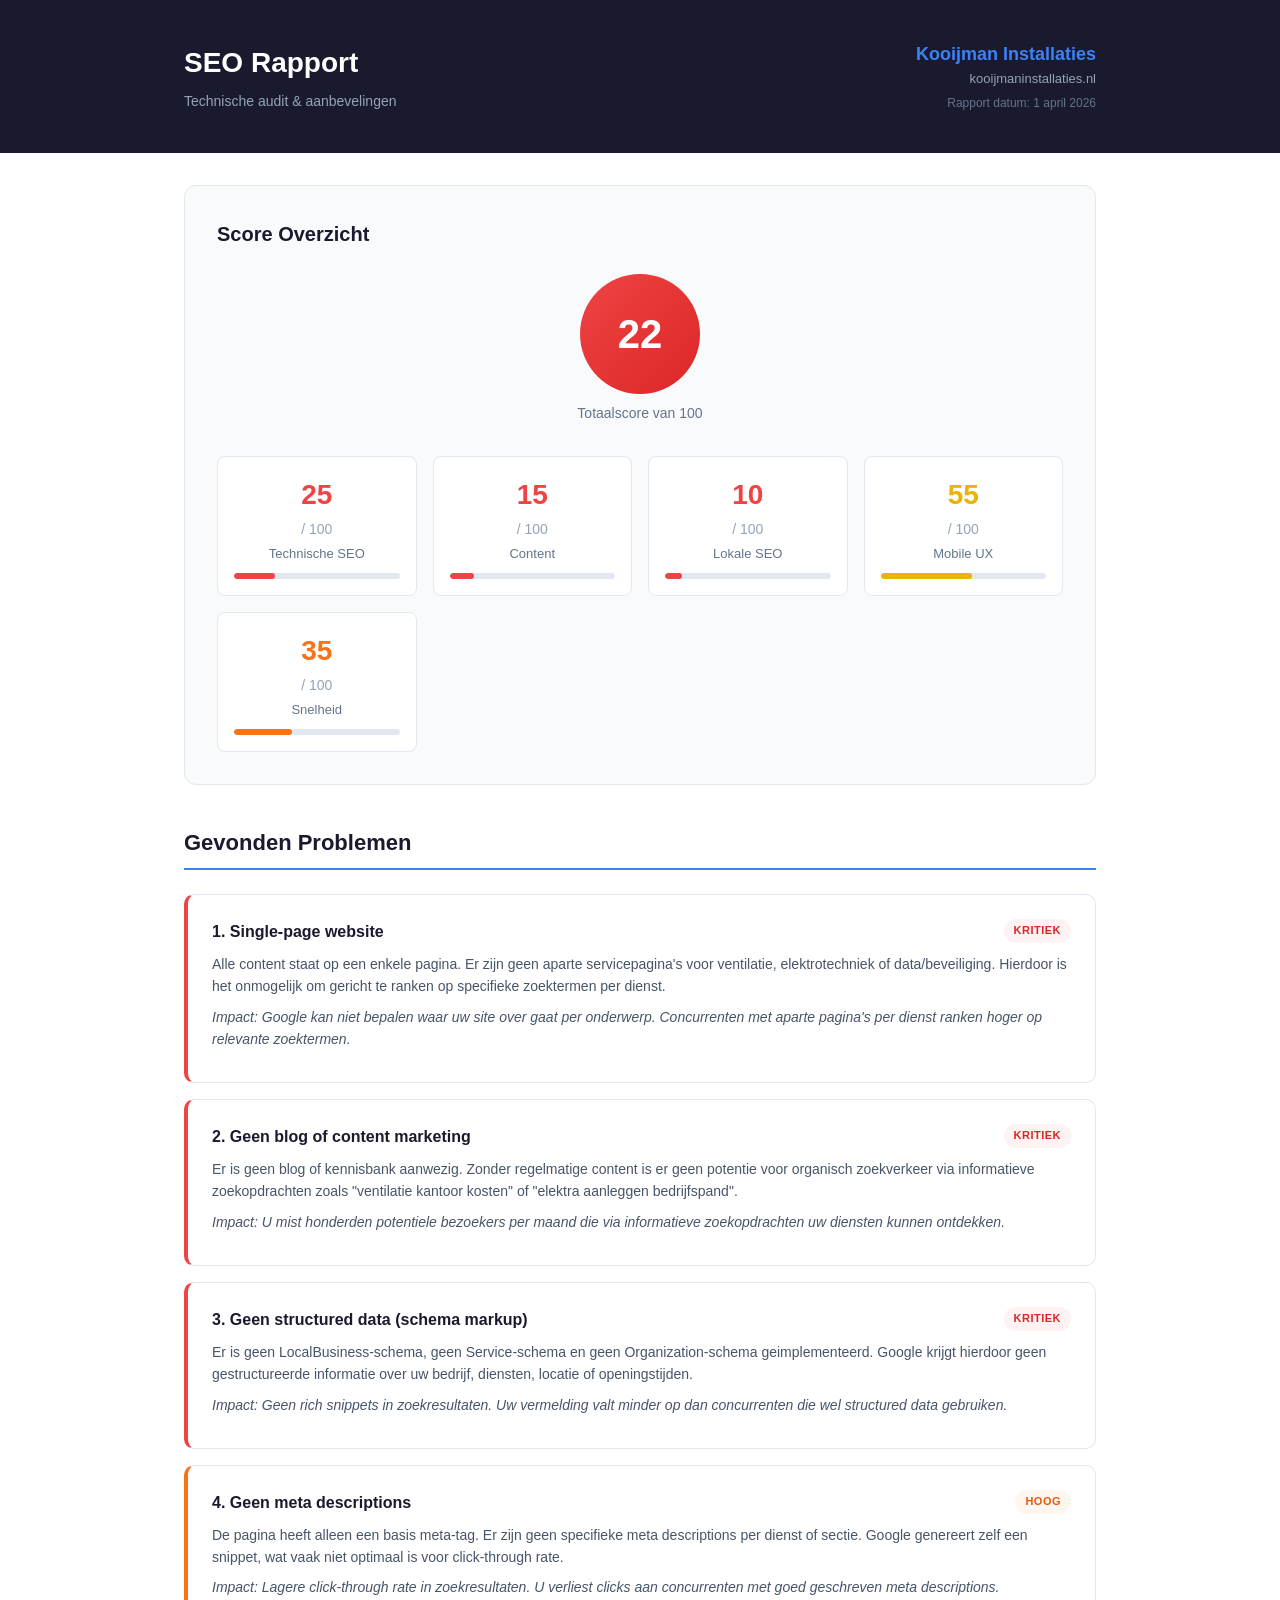
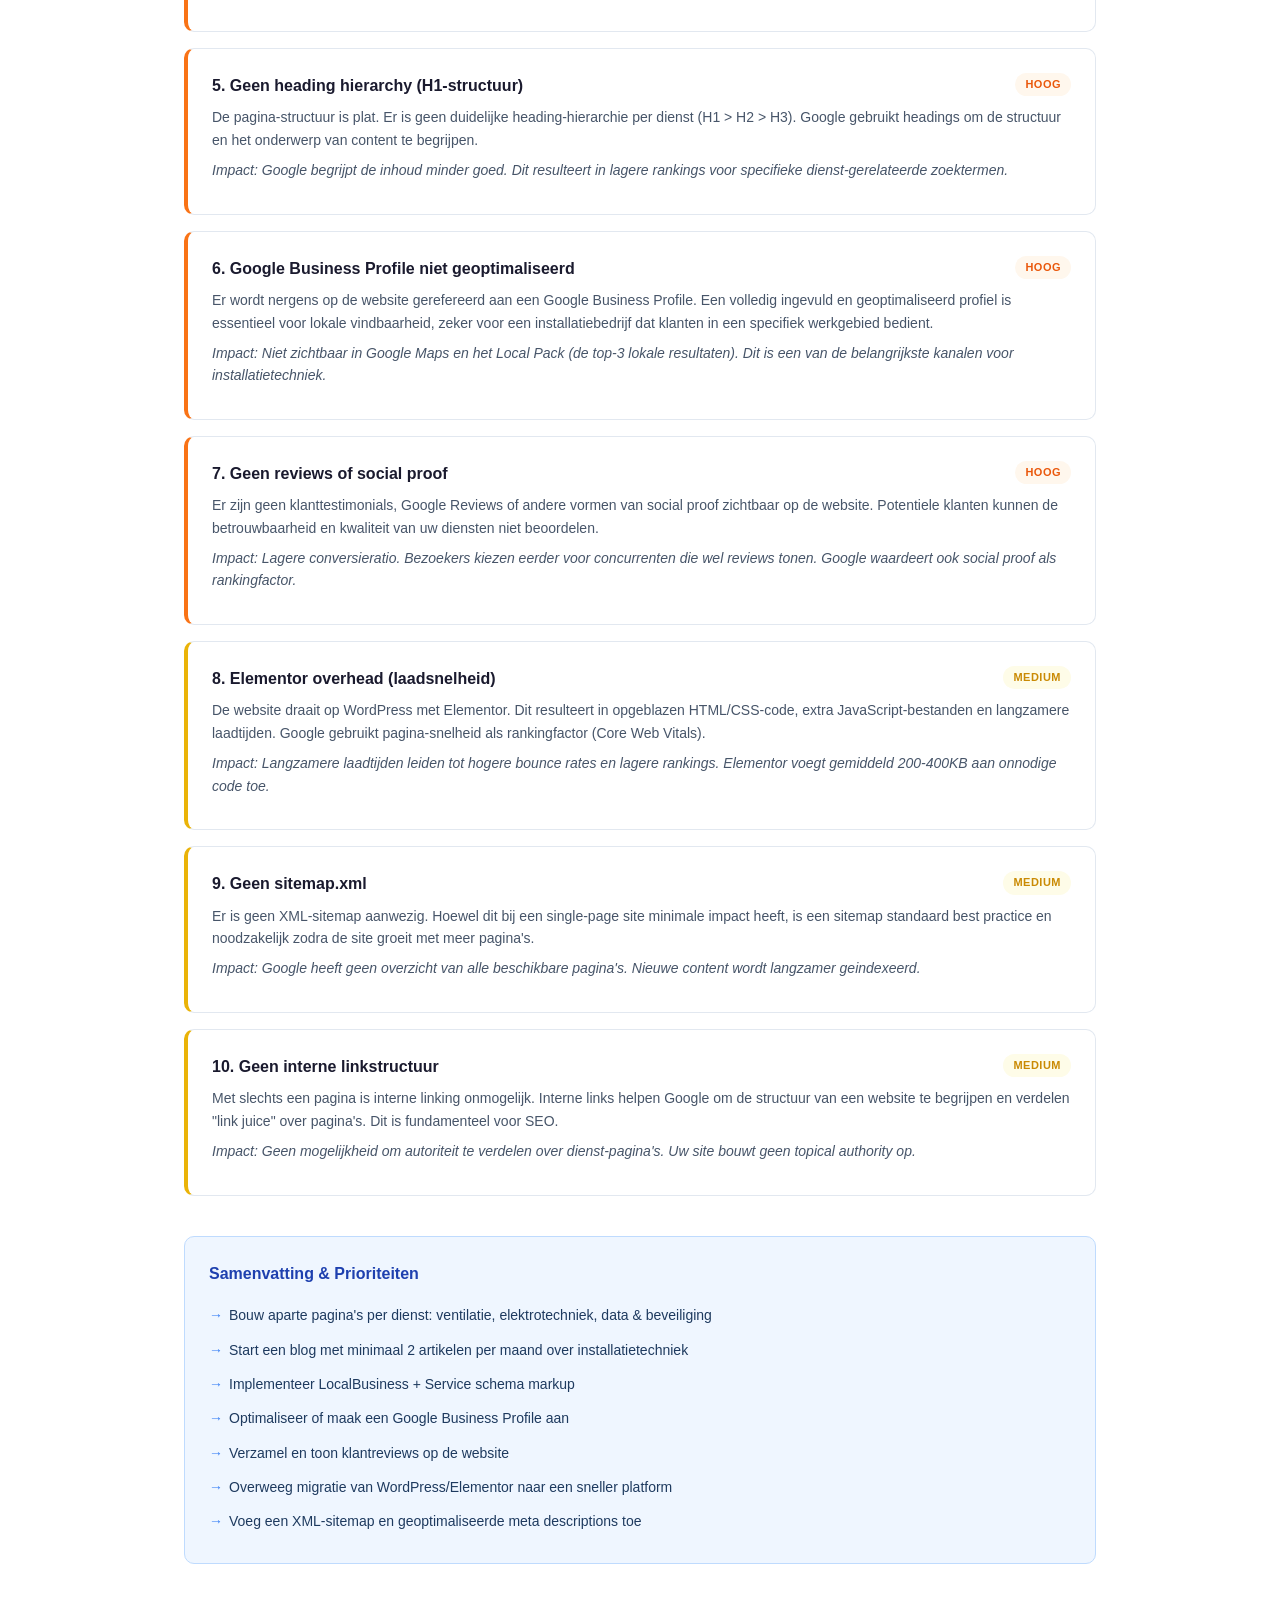
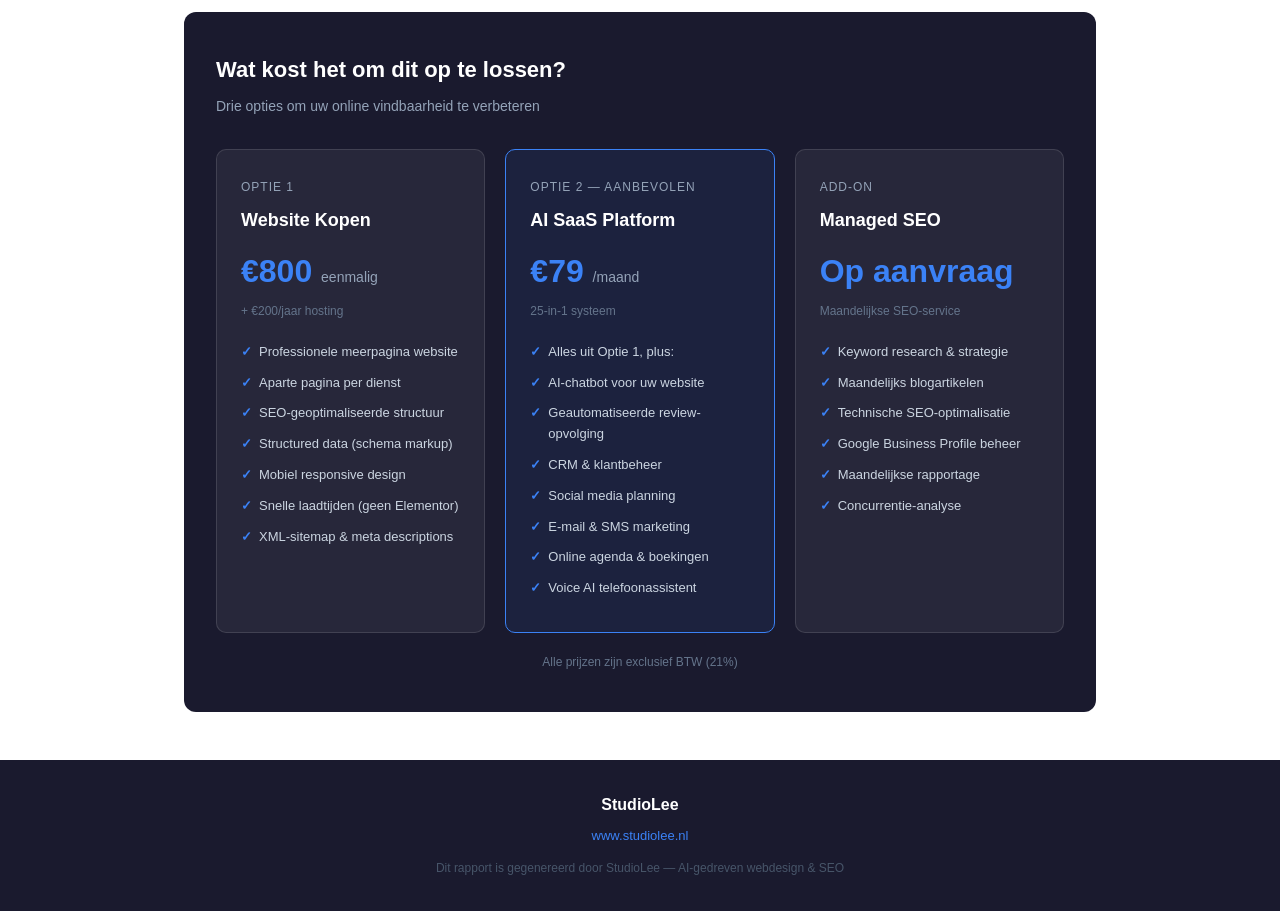
<file: seo-rapport.html>
<!DOCTYPE html>
<html lang="nl">
<head>
    <meta charset="UTF-8">
    <meta name="viewport" content="width=device-width, initial-scale=1.0">
    <title>SEO Rapport — Kooijman Installaties | StudioLee</title>
    <style>
        * {
            margin: 0;
            padding: 0;
            box-sizing: border-box;
        }

        body {
            font-family: -apple-system, BlinkMacSystemFont, 'Segoe UI', Roboto, 'Helvetica Neue', Arial, sans-serif;
            color: #1a1a2e;
            background: #ffffff;
            line-height: 1.6;
        }

        header {
            background: #1a1a2e;
            color: #ffffff;
            padding: 40px 0;
        }

        .container {
            max-width: 960px;
            margin: 0 auto;
            padding: 0 24px;
        }

        header .container {
            display: flex;
            justify-content: space-between;
            align-items: center;
            flex-wrap: wrap;
            gap: 16px;
        }

        .header-left h1 {
            font-size: 28px;
            font-weight: 700;
            margin-bottom: 4px;
        }

        .header-left p {
            font-size: 14px;
            color: #94a3b8;
        }

        .header-right {
            text-align: right;
        }

        .header-right .client-name {
            font-size: 18px;
            font-weight: 600;
            color: #3b82f6;
        }

        .header-right .client-url {
            font-size: 13px;
            color: #94a3b8;
        }

        .header-right .report-date {
            font-size: 12px;
            color: #64748b;
            margin-top: 4px;
        }

        .score-overview {
            background: #f8fafc;
            border: 1px solid #e2e8f0;
            border-radius: 12px;
            padding: 32px;
            margin: 32px 0;
        }

        .score-overview h2 {
            font-size: 20px;
            margin-bottom: 24px;
            color: #1a1a2e;
        }

        .total-score {
            text-align: center;
            margin-bottom: 32px;
        }

        .total-score .score-circle {
            display: inline-flex;
            align-items: center;
            justify-content: center;
            width: 120px;
            height: 120px;
            border-radius: 50%;
            background: linear-gradient(135deg, #ef4444, #dc2626);
            color: #ffffff;
            font-size: 40px;
            font-weight: 800;
        }

        .total-score .score-label {
            display: block;
            margin-top: 8px;
            font-size: 14px;
            color: #64748b;
        }

        .score-grid {
            display: grid;
            grid-template-columns: repeat(auto-fit, minmax(160px, 1fr));
            gap: 16px;
        }

        .score-card {
            background: #ffffff;
            border: 1px solid #e2e8f0;
            border-radius: 8px;
            padding: 16px;
            text-align: center;
        }

        .score-card .score-value {
            font-size: 28px;
            font-weight: 700;
        }

        .score-card .score-max {
            font-size: 14px;
            color: #94a3b8;
        }

        .score-card .score-name {
            font-size: 13px;
            color: #64748b;
            margin-top: 4px;
        }

        .score-bar {
            height: 6px;
            background: #e2e8f0;
            border-radius: 3px;
            margin-top: 8px;
            overflow: hidden;
        }

        .score-bar-fill {
            height: 100%;
            border-radius: 3px;
            transition: width 0.5s ease;
        }

        .score-red { color: #ef4444; }
        .score-orange { color: #f97316; }
        .score-yellow { color: #eab308; }
        .bar-red { background: #ef4444; }
        .bar-orange { background: #f97316; }
        .bar-yellow { background: #eab308; }

        section {
            margin: 40px 0;
        }

        section > h2 {
            font-size: 22px;
            font-weight: 700;
            color: #1a1a2e;
            margin-bottom: 24px;
            padding-bottom: 8px;
            border-bottom: 2px solid #3b82f6;
        }

        .issue-card {
            background: #ffffff;
            border: 1px solid #e2e8f0;
            border-radius: 10px;
            padding: 24px;
            margin-bottom: 16px;
            border-left: 4px solid #ef4444;
        }

        .issue-card.medium {
            border-left-color: #f97316;
        }

        .issue-card.low {
            border-left-color: #eab308;
        }

        .issue-header {
            display: flex;
            justify-content: space-between;
            align-items: flex-start;
            margin-bottom: 8px;
            gap: 12px;
        }

        .issue-header h3 {
            font-size: 16px;
            font-weight: 600;
            color: #1a1a2e;
        }

        .issue-tag {
            font-size: 11px;
            font-weight: 600;
            padding: 3px 10px;
            border-radius: 20px;
            white-space: nowrap;
            text-transform: uppercase;
            letter-spacing: 0.5px;
        }

        .tag-critical {
            background: #fef2f2;
            color: #dc2626;
        }

        .tag-high {
            background: #fff7ed;
            color: #ea580c;
        }

        .tag-medium {
            background: #fefce8;
            color: #ca8a04;
        }

        .issue-card p {
            font-size: 14px;
            color: #475569;
            margin-bottom: 8px;
        }

        .issue-impact {
            font-size: 13px;
            color: #64748b;
            font-style: italic;
        }

        .summary-box {
            background: #eff6ff;
            border: 1px solid #bfdbfe;
            border-radius: 10px;
            padding: 24px;
            margin: 32px 0;
        }

        .summary-box h3 {
            font-size: 16px;
            font-weight: 600;
            color: #1e40af;
            margin-bottom: 12px;
        }

        .summary-box ul {
            list-style: none;
            padding: 0;
        }

        .summary-box ul li {
            font-size: 14px;
            color: #1e3a5f;
            padding: 6px 0;
            padding-left: 20px;
            position: relative;
        }

        .summary-box ul li::before {
            content: "\2192";
            position: absolute;
            left: 0;
            color: #3b82f6;
            font-weight: 700;
        }

        .pricing-section {
            background: #1a1a2e;
            color: #ffffff;
            border-radius: 12px;
            padding: 40px 32px;
            margin: 48px 0;
        }

        .pricing-section h2 {
            font-size: 22px;
            font-weight: 700;
            margin-bottom: 8px;
            color: #ffffff;
            border-bottom: none;
        }

        .pricing-section .pricing-subtitle {
            font-size: 14px;
            color: #94a3b8;
            margin-bottom: 32px;
        }

        .pricing-grid {
            display: grid;
            grid-template-columns: repeat(auto-fit, minmax(260px, 1fr));
            gap: 20px;
        }

        .pricing-card {
            background: rgba(255, 255, 255, 0.06);
            border: 1px solid rgba(255, 255, 255, 0.12);
            border-radius: 10px;
            padding: 28px 24px;
        }

        .pricing-card.featured {
            border-color: #3b82f6;
            background: rgba(59, 130, 246, 0.08);
        }

        .pricing-card .pricing-label {
            font-size: 12px;
            text-transform: uppercase;
            letter-spacing: 1px;
            color: #94a3b8;
            margin-bottom: 8px;
        }

        .pricing-card h3 {
            font-size: 18px;
            font-weight: 600;
            margin-bottom: 12px;
        }

        .pricing-card .pricing-price {
            font-size: 32px;
            font-weight: 800;
            color: #3b82f6;
            margin-bottom: 4px;
        }

        .pricing-card .pricing-price span {
            font-size: 14px;
            font-weight: 400;
            color: #94a3b8;
        }

        .pricing-card .pricing-note {
            font-size: 12px;
            color: #64748b;
            margin-bottom: 16px;
        }

        .pricing-card ul {
            list-style: none;
            padding: 0;
        }

        .pricing-card ul li {
            font-size: 13px;
            color: #cbd5e1;
            padding: 5px 0;
            padding-left: 18px;
            position: relative;
        }

        .pricing-card ul li::before {
            content: "\2713";
            position: absolute;
            left: 0;
            color: #3b82f6;
            font-weight: 700;
        }

        .pricing-vat {
            font-size: 12px;
            color: #64748b;
            margin-top: 20px;
            text-align: center;
        }

        footer {
            background: #1a1a2e;
            color: #94a3b8;
            padding: 32px 0;
            text-align: center;
            margin-top: 48px;
        }

        footer .footer-brand {
            font-size: 16px;
            font-weight: 700;
            color: #ffffff;
            margin-bottom: 4px;
        }

        footer .footer-url {
            font-size: 13px;
            color: #3b82f6;
            text-decoration: none;
        }

        footer .footer-copy {
            font-size: 12px;
            color: #475569;
            margin-top: 12px;
        }

        @media (max-width: 640px) {
            .header-left h1 {
                font-size: 22px;
            }

            header .container {
                flex-direction: column;
                text-align: center;
            }

            .header-right {
                text-align: center;
            }

            .score-grid {
                grid-template-columns: repeat(2, 1fr);
            }

            .pricing-grid {
                grid-template-columns: 1fr;
            }

            .pricing-section {
                padding: 28px 20px;
            }
        }
    </style>
<style>#logo .logo-main, #logo .logo-scroll, #logo .logo-mobile { filter: invert(1); } footer img, .section-dark img { filter: none !important; }</style>
</head>
<body>

<header>
    <div class="container">
        <div class="header-left">
            <h1>SEO Rapport</h1>
            <p>Technische audit &amp; aanbevelingen</p>
        </div>
        <div class="header-right">
            <div class="client-name">Kooijman Installaties</div>
            <div class="client-url">kooijmaninstallaties.nl</div>
            <div class="report-date">Rapport datum: 1 april 2026</div>
        </div>
    </div>
</header>

<main class="container">

    <!-- Score Overview -->
    <div class="score-overview">
        <h2>Score Overzicht</h2>
        <div class="total-score">
            <div class="score-circle">22</div>
            <span class="score-label">Totaalscore van 100</span>
        </div>
        <div class="score-grid">
            <div class="score-card">
                <div class="score-value score-red">25</div>
                <div class="score-max">/ 100</div>
                <div class="score-name">Technische SEO</div>
                <div class="score-bar"><div class="score-bar-fill bar-red" style="width: 25%"></div></div>
            </div>
            <div class="score-card">
                <div class="score-value score-red">15</div>
                <div class="score-max">/ 100</div>
                <div class="score-name">Content</div>
                <div class="score-bar"><div class="score-bar-fill bar-red" style="width: 15%"></div></div>
            </div>
            <div class="score-card">
                <div class="score-value score-red">10</div>
                <div class="score-max">/ 100</div>
                <div class="score-name">Lokale SEO</div>
                <div class="score-bar"><div class="score-bar-fill bar-red" style="width: 10%"></div></div>
            </div>
            <div class="score-card">
                <div class="score-value score-yellow">55</div>
                <div class="score-max">/ 100</div>
                <div class="score-name">Mobile UX</div>
                <div class="score-bar"><div class="score-bar-fill bar-yellow" style="width: 55%"></div></div>
            </div>
            <div class="score-card">
                <div class="score-value score-orange">35</div>
                <div class="score-max">/ 100</div>
                <div class="score-name">Snelheid</div>
                <div class="score-bar"><div class="score-bar-fill bar-orange" style="width: 35%"></div></div>
            </div>
        </div>
    </div>

    <!-- Issues -->
    <section>
        <h2>Gevonden Problemen</h2>

        <!-- Issue 1 -->
        <div class="issue-card">
            <div class="issue-header">
                <h3>1. Single-page website</h3>
                <span class="issue-tag tag-critical">Kritiek</span>
            </div>
            <p>Alle content staat op een enkele pagina. Er zijn geen aparte servicepagina's voor ventilatie, elektrotechniek of data/beveiliging. Hierdoor is het onmogelijk om gericht te ranken op specifieke zoektermen per dienst.</p>
            <p class="issue-impact">Impact: Google kan niet bepalen waar uw site over gaat per onderwerp. Concurrenten met aparte pagina's per dienst ranken hoger op relevante zoektermen.</p>
        </div>

        <!-- Issue 2 -->
        <div class="issue-card">
            <div class="issue-header">
                <h3>2. Geen blog of content marketing</h3>
                <span class="issue-tag tag-critical">Kritiek</span>
            </div>
            <p>Er is geen blog of kennisbank aanwezig. Zonder regelmatige content is er geen potentie voor organisch zoekverkeer via informatieve zoekopdrachten zoals "ventilatie kantoor kosten" of "elektra aanleggen bedrijfspand".</p>
            <p class="issue-impact">Impact: U mist honderden potentiele bezoekers per maand die via informatieve zoekopdrachten uw diensten kunnen ontdekken.</p>
        </div>

        <!-- Issue 3 -->
        <div class="issue-card">
            <div class="issue-header">
                <h3>3. Geen structured data (schema markup)</h3>
                <span class="issue-tag tag-critical">Kritiek</span>
            </div>
            <p>Er is geen LocalBusiness-schema, geen Service-schema en geen Organization-schema geimplementeerd. Google krijgt hierdoor geen gestructureerde informatie over uw bedrijf, diensten, locatie of openingstijden.</p>
            <p class="issue-impact">Impact: Geen rich snippets in zoekresultaten. Uw vermelding valt minder op dan concurrenten die wel structured data gebruiken.</p>
        </div>

        <!-- Issue 4 -->
        <div class="issue-card medium">
            <div class="issue-header">
                <h3>4. Geen meta descriptions</h3>
                <span class="issue-tag tag-high">Hoog</span>
            </div>
            <p>De pagina heeft alleen een basis meta-tag. Er zijn geen specifieke meta descriptions per dienst of sectie. Google genereert zelf een snippet, wat vaak niet optimaal is voor click-through rate.</p>
            <p class="issue-impact">Impact: Lagere click-through rate in zoekresultaten. U verliest clicks aan concurrenten met goed geschreven meta descriptions.</p>
        </div>

        <!-- Issue 5 -->
        <div class="issue-card medium">
            <div class="issue-header">
                <h3>5. Geen heading hierarchy (H1-structuur)</h3>
                <span class="issue-tag tag-high">Hoog</span>
            </div>
            <p>De pagina-structuur is plat. Er is geen duidelijke heading-hierarchie per dienst (H1 > H2 > H3). Google gebruikt headings om de structuur en het onderwerp van content te begrijpen.</p>
            <p class="issue-impact">Impact: Google begrijpt de inhoud minder goed. Dit resulteert in lagere rankings voor specifieke dienst-gerelateerde zoektermen.</p>
        </div>

        <!-- Issue 6 -->
        <div class="issue-card medium">
            <div class="issue-header">
                <h3>6. Google Business Profile niet geoptimaliseerd</h3>
                <span class="issue-tag tag-high">Hoog</span>
            </div>
            <p>Er wordt nergens op de website gerefereerd aan een Google Business Profile. Een volledig ingevuld en geoptimaliseerd profiel is essentieel voor lokale vindbaarheid, zeker voor een installatiebedrijf dat klanten in een specifiek werkgebied bedient.</p>
            <p class="issue-impact">Impact: Niet zichtbaar in Google Maps en het Local Pack (de top-3 lokale resultaten). Dit is een van de belangrijkste kanalen voor installatietechniek.</p>
        </div>

        <!-- Issue 7 -->
        <div class="issue-card medium">
            <div class="issue-header">
                <h3>7. Geen reviews of social proof</h3>
                <span class="issue-tag tag-high">Hoog</span>
            </div>
            <p>Er zijn geen klanttestimonials, Google Reviews of andere vormen van social proof zichtbaar op de website. Potentiele klanten kunnen de betrouwbaarheid en kwaliteit van uw diensten niet beoordelen.</p>
            <p class="issue-impact">Impact: Lagere conversieratio. Bezoekers kiezen eerder voor concurrenten die wel reviews tonen. Google waardeert ook social proof als rankingfactor.</p>
        </div>

        <!-- Issue 8 -->
        <div class="issue-card low">
            <div class="issue-header">
                <h3>8. Elementor overhead (laadsnelheid)</h3>
                <span class="issue-tag tag-medium">Medium</span>
            </div>
            <p>De website draait op WordPress met Elementor. Dit resulteert in opgeblazen HTML/CSS-code, extra JavaScript-bestanden en langzamere laadtijden. Google gebruikt pagina-snelheid als rankingfactor (Core Web Vitals).</p>
            <p class="issue-impact">Impact: Langzamere laadtijden leiden tot hogere bounce rates en lagere rankings. Elementor voegt gemiddeld 200-400KB aan onnodige code toe.</p>
        </div>

        <!-- Issue 9 -->
        <div class="issue-card low">
            <div class="issue-header">
                <h3>9. Geen sitemap.xml</h3>
                <span class="issue-tag tag-medium">Medium</span>
            </div>
            <p>Er is geen XML-sitemap aanwezig. Hoewel dit bij een single-page site minimale impact heeft, is een sitemap standaard best practice en noodzakelijk zodra de site groeit met meer pagina's.</p>
            <p class="issue-impact">Impact: Google heeft geen overzicht van alle beschikbare pagina's. Nieuwe content wordt langzamer geindexeerd.</p>
        </div>

        <!-- Issue 10 -->
        <div class="issue-card low">
            <div class="issue-header">
                <h3>10. Geen interne linkstructuur</h3>
                <span class="issue-tag tag-medium">Medium</span>
            </div>
            <p>Met slechts een pagina is interne linking onmogelijk. Interne links helpen Google om de structuur van een website te begrijpen en verdelen "link juice" over pagina's. Dit is fundamenteel voor SEO.</p>
            <p class="issue-impact">Impact: Geen mogelijkheid om autoriteit te verdelen over dienst-pagina's. Uw site bouwt geen topical authority op.</p>
        </div>
    </section>

    <!-- Summary -->
    <div class="summary-box">
        <h3>Samenvatting &amp; Prioriteiten</h3>
        <ul>
            <li>Bouw aparte pagina's per dienst: ventilatie, elektrotechniek, data &amp; beveiliging</li>
            <li>Start een blog met minimaal 2 artikelen per maand over installatietechniek</li>
            <li>Implementeer LocalBusiness + Service schema markup</li>
            <li>Optimaliseer of maak een Google Business Profile aan</li>
            <li>Verzamel en toon klantreviews op de website</li>
            <li>Overweeg migratie van WordPress/Elementor naar een sneller platform</li>
            <li>Voeg een XML-sitemap en geoptimaliseerde meta descriptions toe</li>
        </ul>
    </div>

    <!-- Pricing -->
    <div class="pricing-section">
        <h2>Wat kost het om dit op te lossen?</h2>
        <p class="pricing-subtitle">Drie opties om uw online vindbaarheid te verbeteren</p>

        <div class="pricing-grid">
            <div class="pricing-card">
                <div class="pricing-label">Optie 1</div>
                <h3>Website Kopen</h3>
                <div class="pricing-price">&euro;800 <span>eenmalig</span></div>
                <div class="pricing-note">+ &euro;200/jaar hosting</div>
                <ul>
                    <li>Professionele meerpagina website</li>
                    <li>Aparte pagina per dienst</li>
                    <li>SEO-geoptimaliseerde structuur</li>
                    <li>Structured data (schema markup)</li>
                    <li>Mobiel responsive design</li>
                    <li>Snelle laadtijden (geen Elementor)</li>
                    <li>XML-sitemap &amp; meta descriptions</li>
                </ul>
            </div>

            <div class="pricing-card featured">
                <div class="pricing-label">Optie 2 — Aanbevolen</div>
                <h3>AI SaaS Platform</h3>
                <div class="pricing-price">&euro;79 <span>/maand</span></div>
                <div class="pricing-note">25-in-1 systeem</div>
                <ul>
                    <li>Alles uit Optie 1, plus:</li>
                    <li>AI-chatbot voor uw website</li>
                    <li>Geautomatiseerde review-opvolging</li>
                    <li>CRM &amp; klantbeheer</li>
                    <li>Social media planning</li>
                    <li>E-mail &amp; SMS marketing</li>
                    <li>Online agenda &amp; boekingen</li>
                    <li>Voice AI telefoonassistent</li>
                </ul>
            </div>

            <div class="pricing-card">
                <div class="pricing-label">Add-on</div>
                <h3>Managed SEO</h3>
                <div class="pricing-price">Op aanvraag</div>
                <div class="pricing-note">Maandelijkse SEO-service</div>
                <ul>
                    <li>Keyword research &amp; strategie</li>
                    <li>Maandelijks blogartikelen</li>
                    <li>Technische SEO-optimalisatie</li>
                    <li>Google Business Profile beheer</li>
                    <li>Maandelijkse rapportage</li>
                    <li>Concurrentie-analyse</li>
                </ul>
            </div>
        </div>

        <p class="pricing-vat">Alle prijzen zijn exclusief BTW (21%)</p>
    </div>

</main>

<footer>
    <div class="container">
        <div class="footer-brand">StudioLee</div>
        <a href="https://www.studiolee.nl" class="footer-url" target="_blank">www.studiolee.nl</a>
        <div class="footer-copy">Dit rapport is gegenereerd door StudioLee &mdash; AI-gedreven webdesign &amp; SEO</div>
    </div>
</footer>

</body>
</html>
</file>
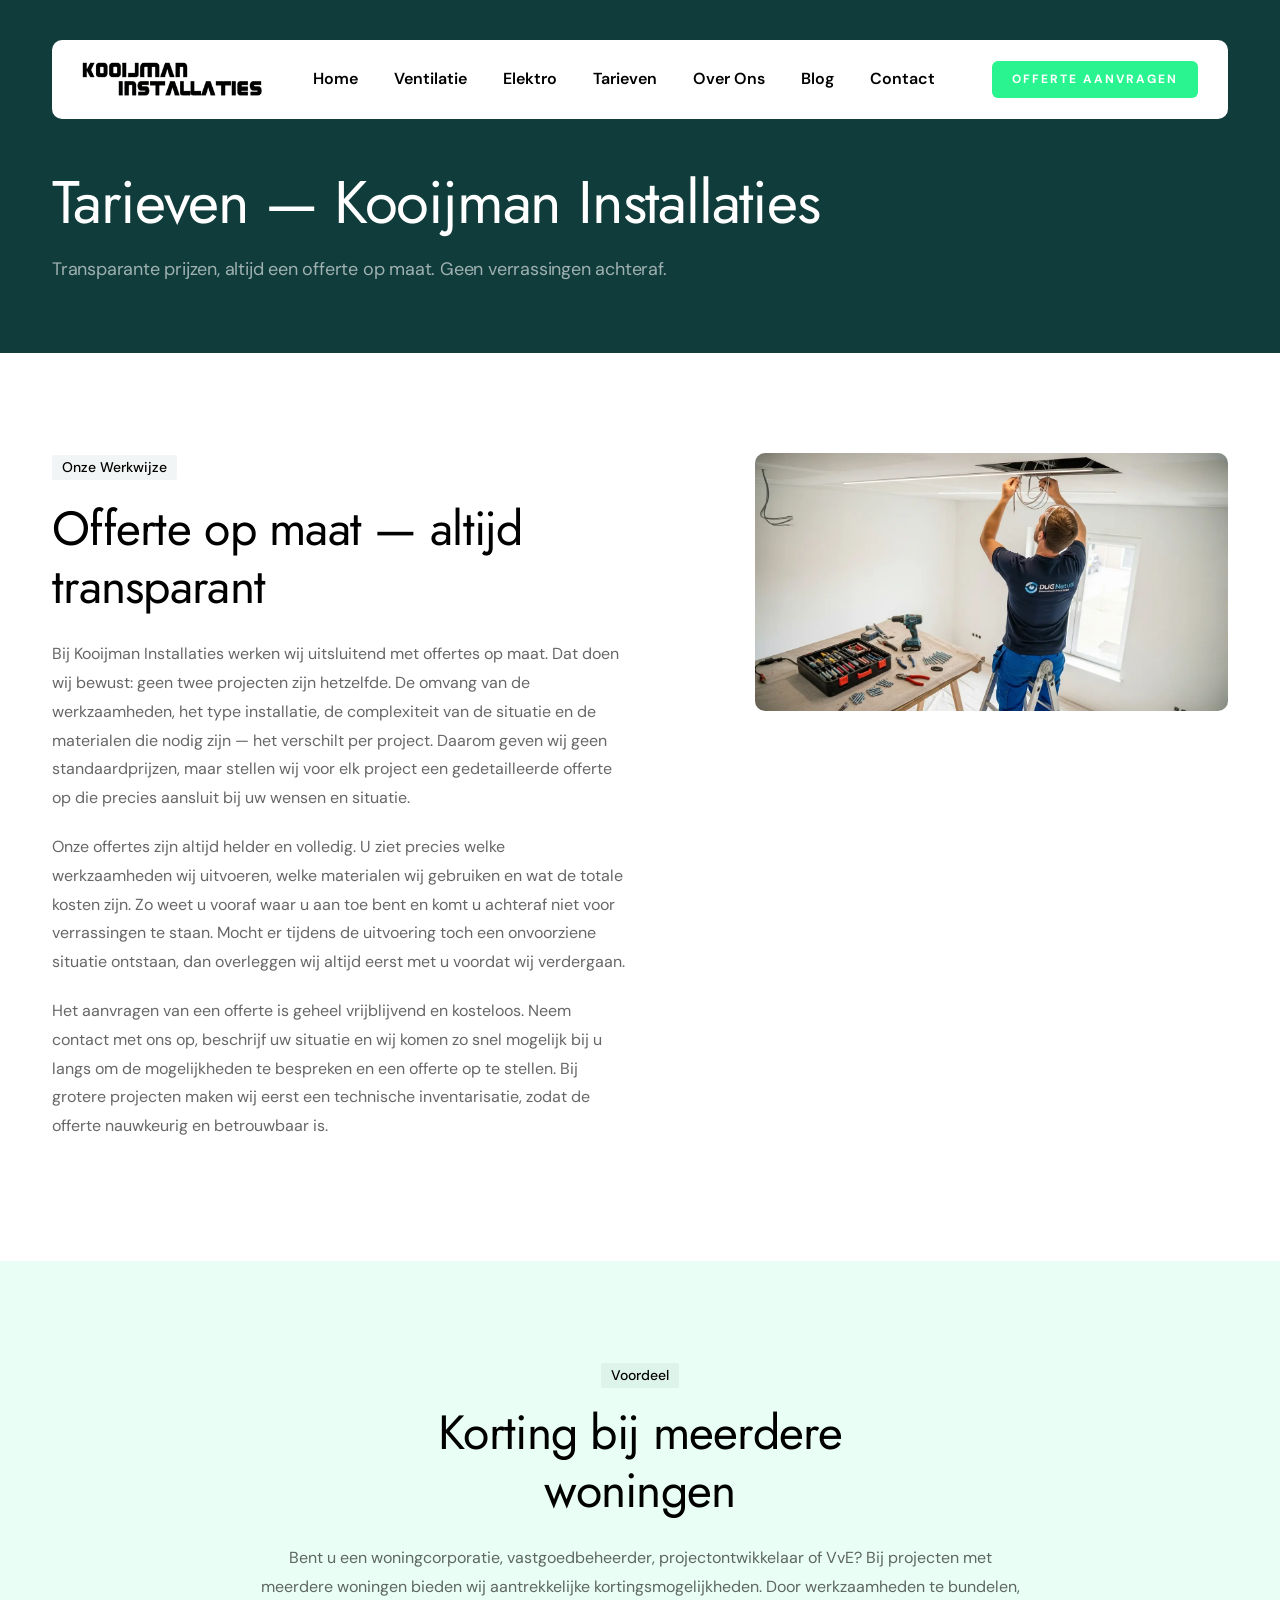
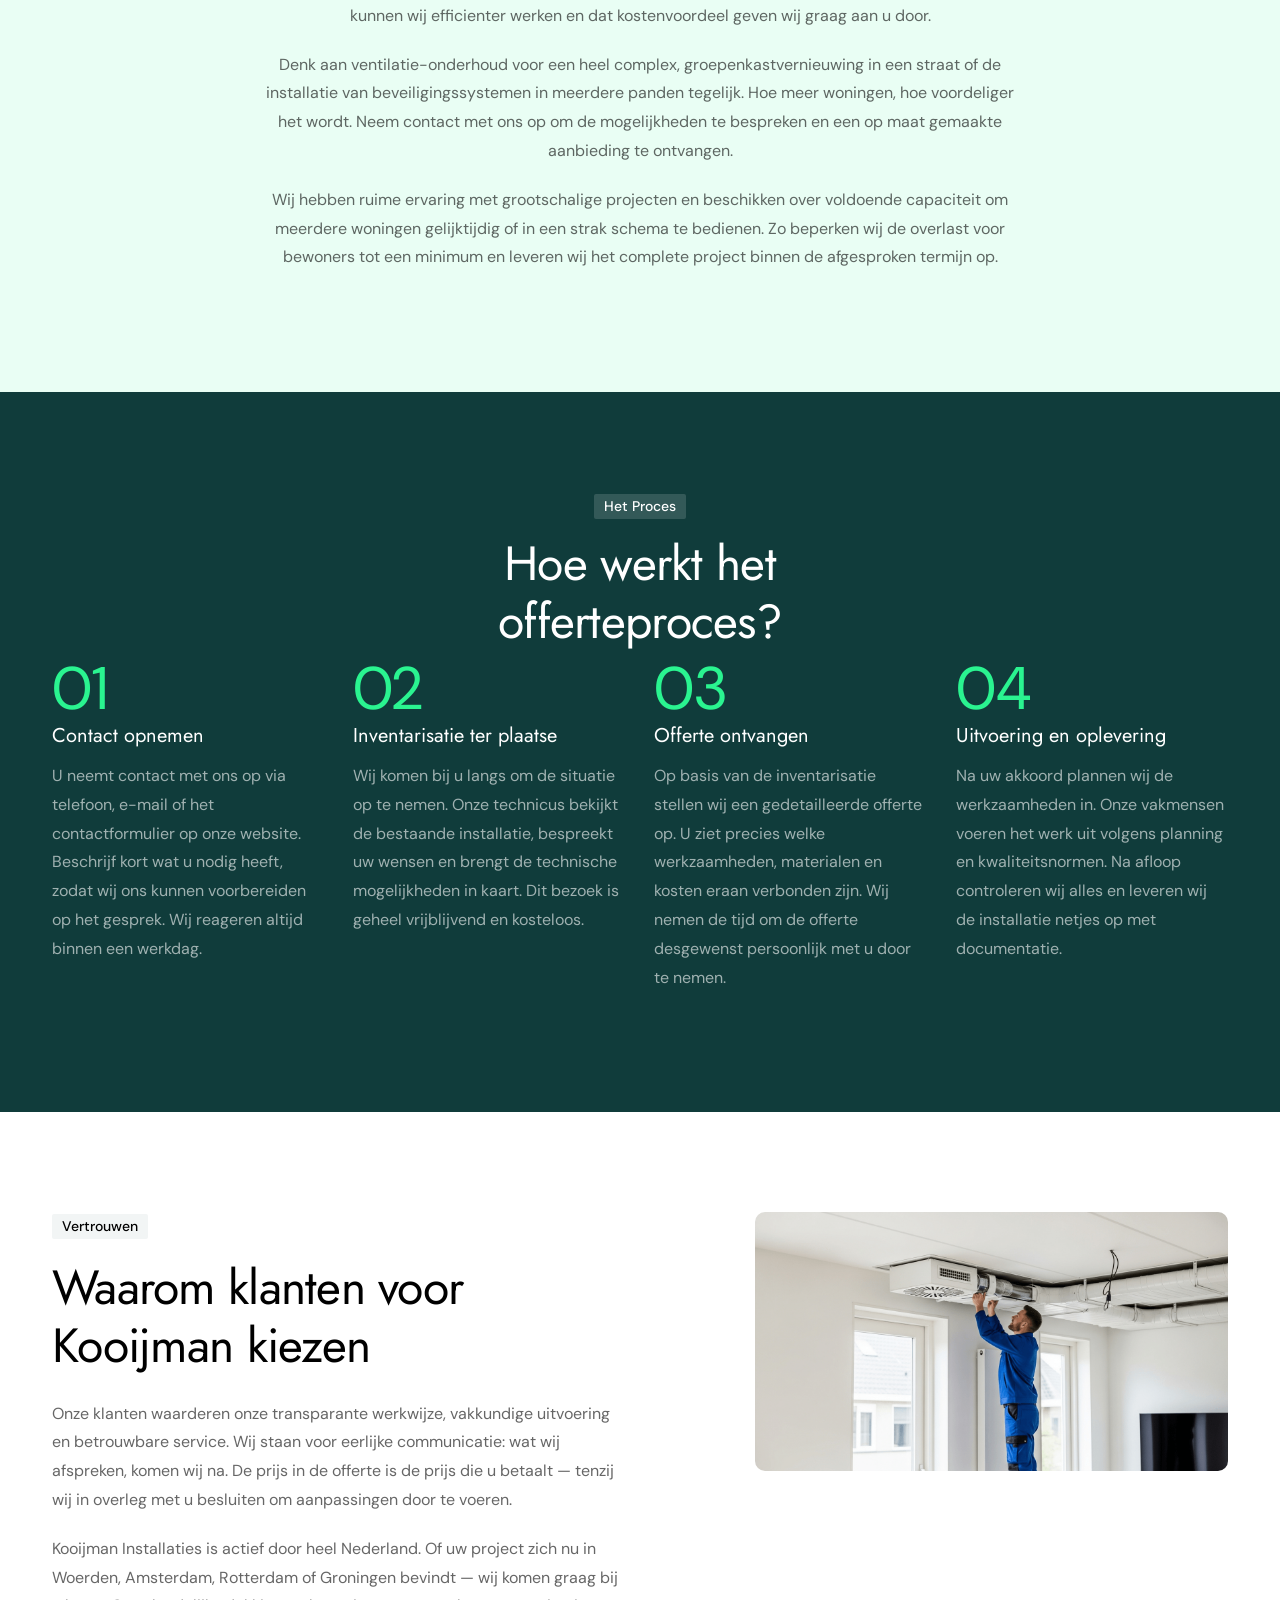
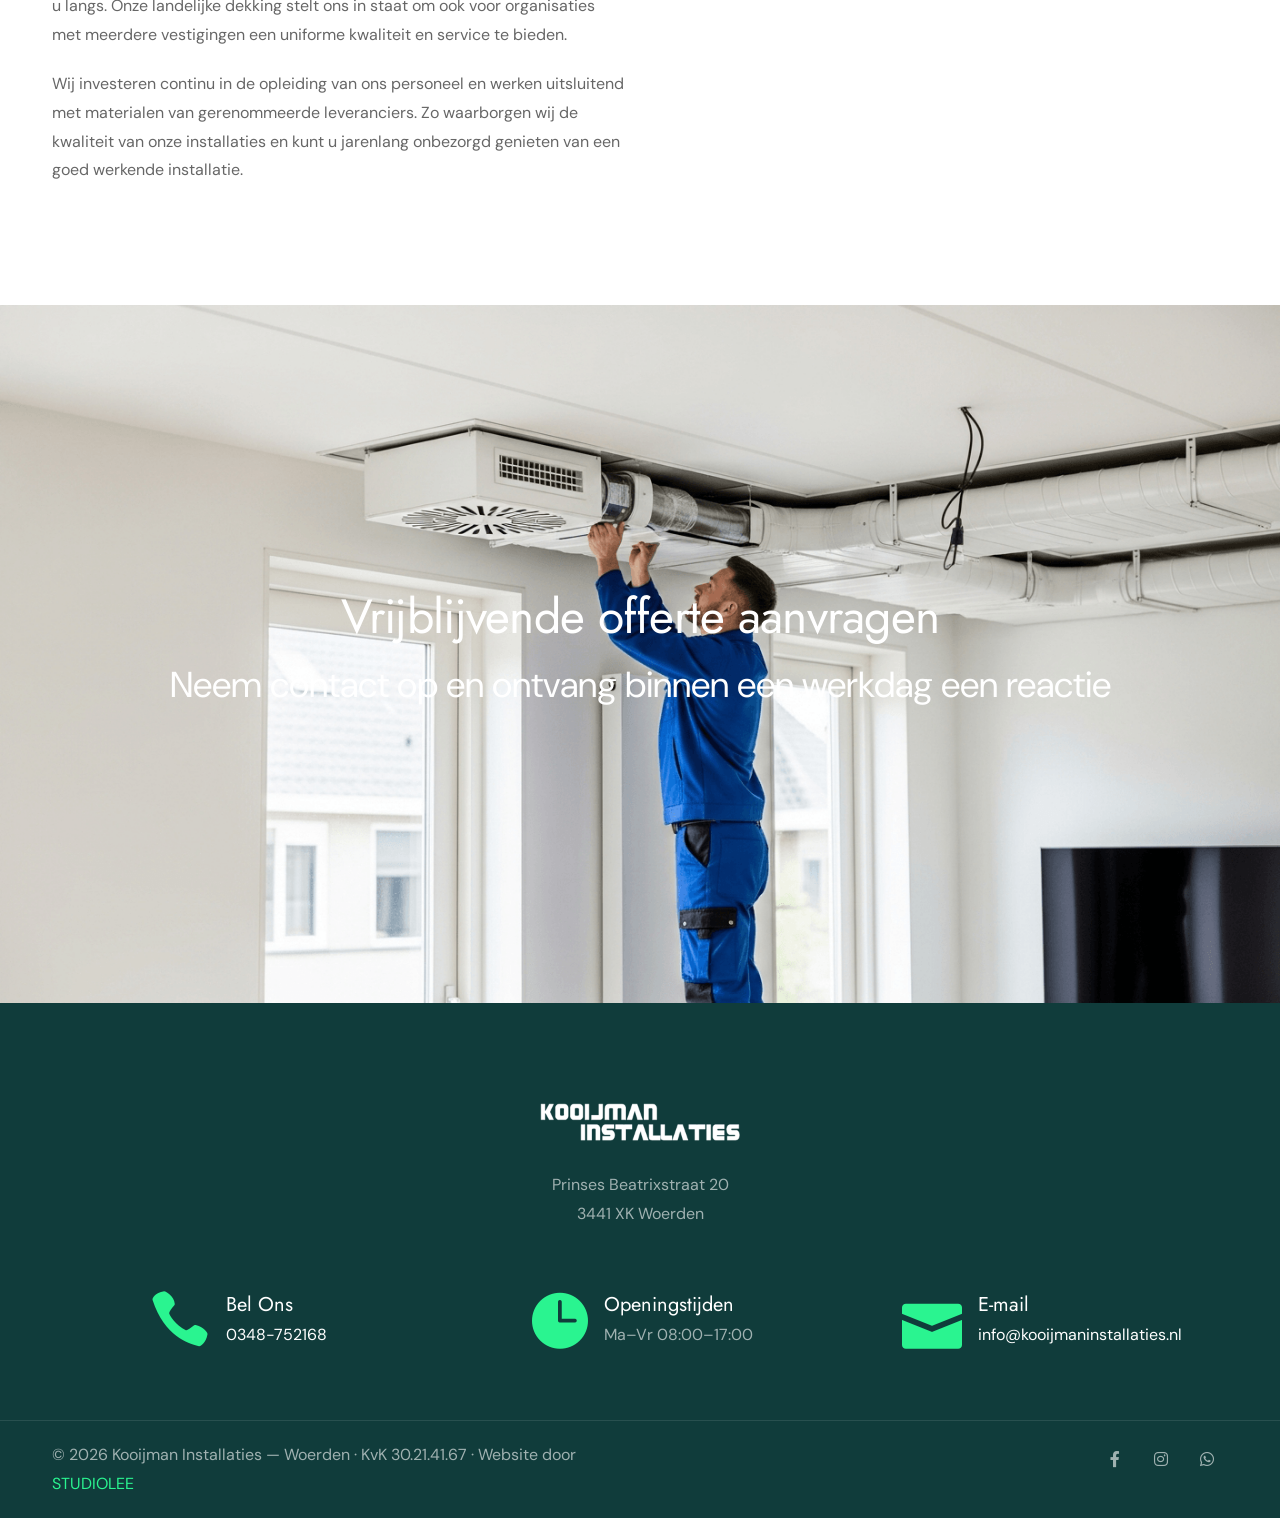
<file: tarieven.html>
<!DOCTYPE html>
<html lang="nl">

<head>
    <title>Tarieven — Kooijman Installaties | Woerden</title>
    <link rel="icon" href="images/icon.webp" type="image/webp">
    <meta content="text/html;charset=utf-8" http-equiv="Content-Type">
    <meta content="width=device-width, initial-scale=1.0" name="viewport">
    <meta content="Tarieven van Kooijman Installaties. Offerte op maat voor ventilatie, elektra, data en beveiliging. Korting bij meerdere woningen." name="description">
    <meta content="tarieven installatiebedrijf, offerte ventilatie, offerte elektra, kosten installateur, kooijman installaties woerden" name="keywords">
    <meta content="Kooijman Installaties" name="author">
    <!-- Open Graph -->
    <meta property="og:title" content="Tarieven — Kooijman Installaties">
    <meta property="og:description" content="Altijd een heldere offerte op maat. Korting bij meerdere woningen. Vraag vrijblijvend aan.">
    <meta property="og:type" content="website">
    <meta property="og:url" content="https://www.kooijmaninstallaties.nl/tarieven.html">
    <!-- CSS Files -->
    <link href="css/bootstrap.min.css" rel="stylesheet" type="text/css" id="bootstrap">
    <link href="css/plugins.css" rel="stylesheet" type="text/css">
    <link href="css/swiper.css" rel="stylesheet" type="text/css">
    <link href="css/style.css" rel="stylesheet" type="text/css">
    <link href="css/coloring.css" rel="stylesheet" type="text/css">
    <link href="css/swiper-custom-1.css" rel="stylesheet" type="text/css">
    <link href="css/datepicker.css" rel="stylesheet" type="text/css">
    <link id="colors" href="css/colors/scheme-01.css" rel="stylesheet" type="text/css">
<style>#logo .logo-main, #logo .logo-scroll, #logo .logo-mobile { filter: invert(1); } footer img, .section-dark img { filter: none !important; }</style>
</head>

<body>

    <div id="wrapper">

        <div class="float-text show-on-scroll">
            <span><a href="#">Naar boven</a></span>
        </div>
        <div class="scrollbar-v show-on-scroll"></div>

        <!-- page preloader begin -->
        <div id="de-loader"></div>
        <!-- page preloader close -->

        <header class="transparent header-light header-float">
            <div class="container">
                <div class="row">
                    <div class="col-md-12">
                        <div class="header-inner">
                            <div class="de-flex">
                                <div class="de-flex-col">
                                    <div id="logo">
                                        <a href="/">
                                            <img class="logo-main" src="images/logo-black.webp" alt="Kooijman Installaties">
                                            <img class="logo-scroll" src="images/logo-black.webp" alt="Kooijman Installaties">
                                            <img class="logo-mobile" src="images/logo-black.webp" alt="Kooijman Installaties">
                                        </a>
                                    </div>
                                </div>

                                <div class="de-flex-col">
                                    <div class="de-flex-col header-col-mid">
                                        <ul id="mainmenu">
                                            <li><a class="menu-item" href="/">Home</a></li>
                                            <li><a class="menu-item" href="/ventilatie">Ventilatie</a></li>
                                            <li><a class="menu-item" href="/elektro">Elektro</a></li>
                                            <li><a class="menu-item" href="/tarieven">Tarieven</a></li>
                                            <li><a class="menu-item" href="/over-ons">Over Ons</a></li>
                                            <li><a class="menu-item" href="/blog">Blog</a></li>
                                            <li><a class="menu-item" href="/contact">Contact</a></li>
                                        </ul>
                                    </div>
                                </div>

                                <div class="de-flex-col">
                                    <a class="btn-main fx-slide w-100" href="/contact"><span>Offerte Aanvragen</span></a>
                                    <div class="menu_side_area">
                                        <span id="menu-btn"></span>
                                    </div>
                                </div>
                            </div>
                        </div>
                    </div>
                </div>
            </div>
        </header>

        <!-- PAGE TITLE -->
        <section class="bg-dark section-dark text-light pt-5 pb-5">
            <div class="container">
                <div class="spacer-double"></div>
                <div class="spacer-double"></div>
                <div class="row">
                    <div class="col-lg-8">
                        <h1 class="mb-0">Tarieven — Kooijman Installaties</h1>
                        <p class="lead mt-3">Transparante prijzen, altijd een offerte op maat. Geen verrassingen achteraf.</p>
                    </div>
                </div>
            </div>
        </section>

        <!-- OFFERTE OP MAAT -->
        <section>
            <div class="container">
                <div class="row g-4 justify-content-between">
                    <div class="col-lg-6">
                        <div class="subtitle wow fadeInUp" data-wow-delay=".2s">Onze Werkwijze</div>
                        <h2 class="wow fadeInUp" data-wow-delay=".4s">Offerte op maat — altijd transparant</h2>
                        <p class="wow fadeInUp" data-wow-delay=".6s">Bij Kooijman Installaties werken wij uitsluitend met offertes op maat. Dat doen wij bewust: geen twee projecten zijn hetzelfde. De omvang van de werkzaamheden, het type installatie, de complexiteit van de situatie en de materialen die nodig zijn — het verschilt per project. Daarom geven wij geen standaardprijzen, maar stellen wij voor elk project een gedetailleerde offerte op die precies aansluit bij uw wensen en situatie.</p>
                        <p class="wow fadeInUp" data-wow-delay=".8s">Onze offertes zijn altijd helder en volledig. U ziet precies welke werkzaamheden wij uitvoeren, welke materialen wij gebruiken en wat de totale kosten zijn. Zo weet u vooraf waar u aan toe bent en komt u achteraf niet voor verrassingen te staan. Mocht er tijdens de uitvoering toch een onvoorziene situatie ontstaan, dan overleggen wij altijd eerst met u voordat wij verdergaan.</p>
                        <p class="wow fadeInUp" data-wow-delay="1s">Het aanvragen van een offerte is geheel vrijblijvend en kosteloos. Neem contact met ons op, beschrijf uw situatie en wij komen zo snel mogelijk bij u langs om de mogelijkheden te bespreken en een offerte op te stellen. Bij grotere projecten maken wij eerst een technische inventarisatie, zodat de offerte nauwkeurig en betrouwbaar is.</p>
                    </div>
                    <div class="col-lg-5">
                        <img src="images/discover-rooms/l1.webp" class="w-100 rounded-1 wow fadeInUp" data-wow-delay=".4s" alt="Offerte op maat">
                    </div>
                </div>
            </div>
        </section>

        <!-- KORTING BIJ MEERDERE WONINGEN -->
        <section class="bg-color-op-1">
            <div class="container">
                <div class="row g-4 gx-5 justify-content-center">
                    <div class="col-lg-6 text-center">
                        <div class="subtitle s2 mb-3 wow fadeInUp" data-wow-delay=".0s">Voordeel</div>
                        <h2 class="wow fadeInUp" data-wow-delay=".2s">Korting bij meerdere woningen</h2>
                    </div>
                </div>
                <div class="row g-4 justify-content-center">
                    <div class="col-lg-8">
                        <p class="text-center wow fadeInUp" data-wow-delay=".4s">Bent u een woningcorporatie, vastgoedbeheerder, projectontwikkelaar of VvE? Bij projecten met meerdere woningen bieden wij aantrekkelijke kortingsmogelijkheden. Door werkzaamheden te bundelen, kunnen wij efficienter werken en dat kostenvoordeel geven wij graag aan u door.</p>
                        <p class="text-center wow fadeInUp" data-wow-delay=".6s">Denk aan ventilatie-onderhoud voor een heel complex, groepenkastvernieuwing in een straat of de installatie van beveiligingssystemen in meerdere panden tegelijk. Hoe meer woningen, hoe voordeliger het wordt. Neem contact met ons op om de mogelijkheden te bespreken en een op maat gemaakte aanbieding te ontvangen.</p>
                        <p class="text-center wow fadeInUp" data-wow-delay=".8s">Wij hebben ruime ervaring met grootschalige projecten en beschikken over voldoende capaciteit om meerdere woningen gelijktijdig of in een strak schema te bedienen. Zo beperken wij de overlast voor bewoners tot een minimum en leveren wij het complete project binnen de afgesproken termijn op.</p>
                    </div>
                </div>
            </div>
        </section>

        <!-- HOE WERKT HET -->
        <section class="bg-dark section-dark text-light">
            <div class="container">
                <div class="row g-4 gx-5 justify-content-center">
                    <div class="col-lg-6 text-center">
                        <div class="subtitle s2 mb-3 wow fadeInUp" data-wow-delay=".0s">Het Proces</div>
                        <h2 class="wow fadeInUp" data-wow-delay=".2s">Hoe werkt het offerteproces?</h2>
                    </div>
                </div>

                <div class="row g-4">
                    <div class="col-lg-3 col-md-6">
                        <div class="h-100 rounded-1 wow fadeInUp" data-wow-delay=".2s">
                            <div class="fs-60 id-color fw-700 mb-3">01</div>
                            <h4>Contact opnemen</h4>
                            <p>U neemt contact met ons op via telefoon, e-mail of het contactformulier op onze website. Beschrijf kort wat u nodig heeft, zodat wij ons kunnen voorbereiden op het gesprek. Wij reageren altijd binnen een werkdag.</p>
                        </div>
                    </div>
                    <div class="col-lg-3 col-md-6">
                        <div class="h-100 rounded-1 wow fadeInUp" data-wow-delay=".4s">
                            <div class="fs-60 id-color fw-700 mb-3">02</div>
                            <h4>Inventarisatie ter plaatse</h4>
                            <p>Wij komen bij u langs om de situatie op te nemen. Onze technicus bekijkt de bestaande installatie, bespreekt uw wensen en brengt de technische mogelijkheden in kaart. Dit bezoek is geheel vrijblijvend en kosteloos.</p>
                        </div>
                    </div>
                    <div class="col-lg-3 col-md-6">
                        <div class="h-100 rounded-1 wow fadeInUp" data-wow-delay=".6s">
                            <div class="fs-60 id-color fw-700 mb-3">03</div>
                            <h4>Offerte ontvangen</h4>
                            <p>Op basis van de inventarisatie stellen wij een gedetailleerde offerte op. U ziet precies welke werkzaamheden, materialen en kosten eraan verbonden zijn. Wij nemen de tijd om de offerte desgewenst persoonlijk met u door te nemen.</p>
                        </div>
                    </div>
                    <div class="col-lg-3 col-md-6">
                        <div class="h-100 rounded-1 wow fadeInUp" data-wow-delay=".8s">
                            <div class="fs-60 id-color fw-700 mb-3">04</div>
                            <h4>Uitvoering en oplevering</h4>
                            <p>Na uw akkoord plannen wij de werkzaamheden in. Onze vakmensen voeren het werk uit volgens planning en kwaliteitsnormen. Na afloop controleren wij alles en leveren wij de installatie netjes op met documentatie.</p>
                        </div>
                    </div>
                </div>
            </div>
        </section>

        <!-- WAAROM KOOIJMAN -->
        <section>
            <div class="container">
                <div class="row g-4 justify-content-between">
                    <div class="col-lg-6">
                        <div class="subtitle wow fadeInUp" data-wow-delay=".2s">Vertrouwen</div>
                        <h2 class="wow fadeInUp" data-wow-delay=".4s">Waarom klanten voor Kooijman kiezen</h2>
                        <p class="wow fadeInUp" data-wow-delay=".6s">Onze klanten waarderen onze transparante werkwijze, vakkundige uitvoering en betrouwbare service. Wij staan voor eerlijke communicatie: wat wij afspreken, komen wij na. De prijs in de offerte is de prijs die u betaalt — tenzij wij in overleg met u besluiten om aanpassingen door te voeren.</p>
                        <p class="wow fadeInUp" data-wow-delay=".8s">Kooijman Installaties is actief door heel Nederland. Of uw project zich nu in Woerden, Amsterdam, Rotterdam of Groningen bevindt — wij komen graag bij u langs. Onze landelijke dekking stelt ons in staat om ook voor organisaties met meerdere vestigingen een uniforme kwaliteit en service te bieden.</p>
                        <p class="wow fadeInUp" data-wow-delay="1s">Wij investeren continu in de opleiding van ons personeel en werken uitsluitend met materialen van gerenommeerde leveranciers. Zo waarborgen wij de kwaliteit van onze installaties en kunt u jarenlang onbezorgd genieten van een goed werkende installatie.</p>
                    </div>
                    <div class="col-lg-5">
                        <img src="images/background/2.webp" class="w-100 rounded-1 wow fadeInUp" data-wow-delay=".4s" alt="Kooijman Installaties vakwerk">
                    </div>
                </div>
            </div>
        </section>

        <!-- CTA -->
        <section aria-label="section" class="p-0 section-dark">
            <div class="container-fluid">
                <div class="row">
                    <div class="col-lg-12">
                        <a class="d-block hover" href="/contact">
                            <div class="relative overflow-hidden">
                                <div class="absolute start-0 w-100 abs-middle fs-36 text-white text-center z-2">
                                    <h2>Vrijblijvende offerte aanvragen</h2>
                                    <p>Neem contact op en ontvang binnen een werkdag een reactie</p>
                                </div>
                                <div class="absolute w-100 h-100 top-0 bg-dark hover-op-05"></div>
                                <img src="images/background/2.webp" class="w-100 hover-scale-1-1" alt="Offerte aanvragen Kooijman Installaties">
                            </div>
                        </a>
                    </div>
                </div>
            </div>
        </section>

    </div>

    <!-- footer begin -->
    <footer class="section-dark">
        <div class="container">
            <div class="row gx-5 justify-content-center">
                <div class="col-lg-8">
                    <div class="text-center">
                        <img src="images/logo.webp" class="w-200px" alt="Kooijman Installaties">
                        <div class="spacer-single"></div>
                        <div class="fs-16">
                            Prinses Beatrixstraat 20<br>
                            3441 XK Woerden
                        </div>
                    </div>
                </div>
            </div>

            <div class="spacer-double"></div>

            <div class="row g-4">
                <div class="col-lg-4 col-md-6 mb-sm-30">
                    <div class="d-flex justify-content-center">
                        <i class="fs-60 id-color icon_phone"></i>
                        <div class="ms-3">
                            <h4 class="mb-0">Bel Ons</h4>
                            <p><a href="tel:0348752168" class="text-white">0348-752168</a></p>
                        </div>
                    </div>
                </div>

                <div class="col-lg-4 col-md-6 mb-sm-30">
                    <div class="d-flex justify-content-center">
                        <i class="fs-60 id-color icon_clock"></i>
                        <div class="ms-3">
                            <h4 class="mb-0">Openingstijden</h4>
                            <p>Ma–Vr 08:00–17:00</p>
                        </div>
                    </div>
                </div>

                <div class="col-lg-4 col-md-6 mb-sm-30">
                    <div class="d-flex justify-content-center">
                        <i class="fs-60 id-color icon_mail"></i>
                        <div class="ms-3">
                            <h4 class="mb-0">E-mail</h4>
                            <p><a href="mailto:info@kooijmaninstallaties.nl" class="text-white">info@kooijmaninstallaties.nl</a></p>
                        </div>
                    </div>
                </div>
            </div>
        </div>

        <div class="subfooter">
            <div class="container">
                <div class="row">
                    <div class="col-md-6">
                        &copy; 2026 Kooijman Installaties — Woerden · KvK 30.21.41.67 · Website door <a href="https://www.studiolee.nl" target="_blank" rel="noopener" class="id-color">STUDIOLEE</a>
                    </div>
                    <div class="col-md-6 text-md-end">
                        <div class="social-icons mb-sm-30 text-center">
                            <a href="#"><i class="fa-brands fa-facebook-f"></i></a>
                            <a href="#"><i class="fa-brands fa-instagram"></i></a>
                            <a href="#"><i class="fa-brands fa-whatsapp"></i></a>
                        </div>
                    </div>
                </div>
            </div>
        </div>
    </footer>

    <!-- Javascript Files -->
    <script src="js/vendors.js"></script>
    <script src="js/designesia.js"></script>
    <script src="js/validation-booking.js"></script>
    <script src="js/swiper.js"></script>
    <script src="js/custom-swiper-2.js"></script>

</body>

</html>
</file>
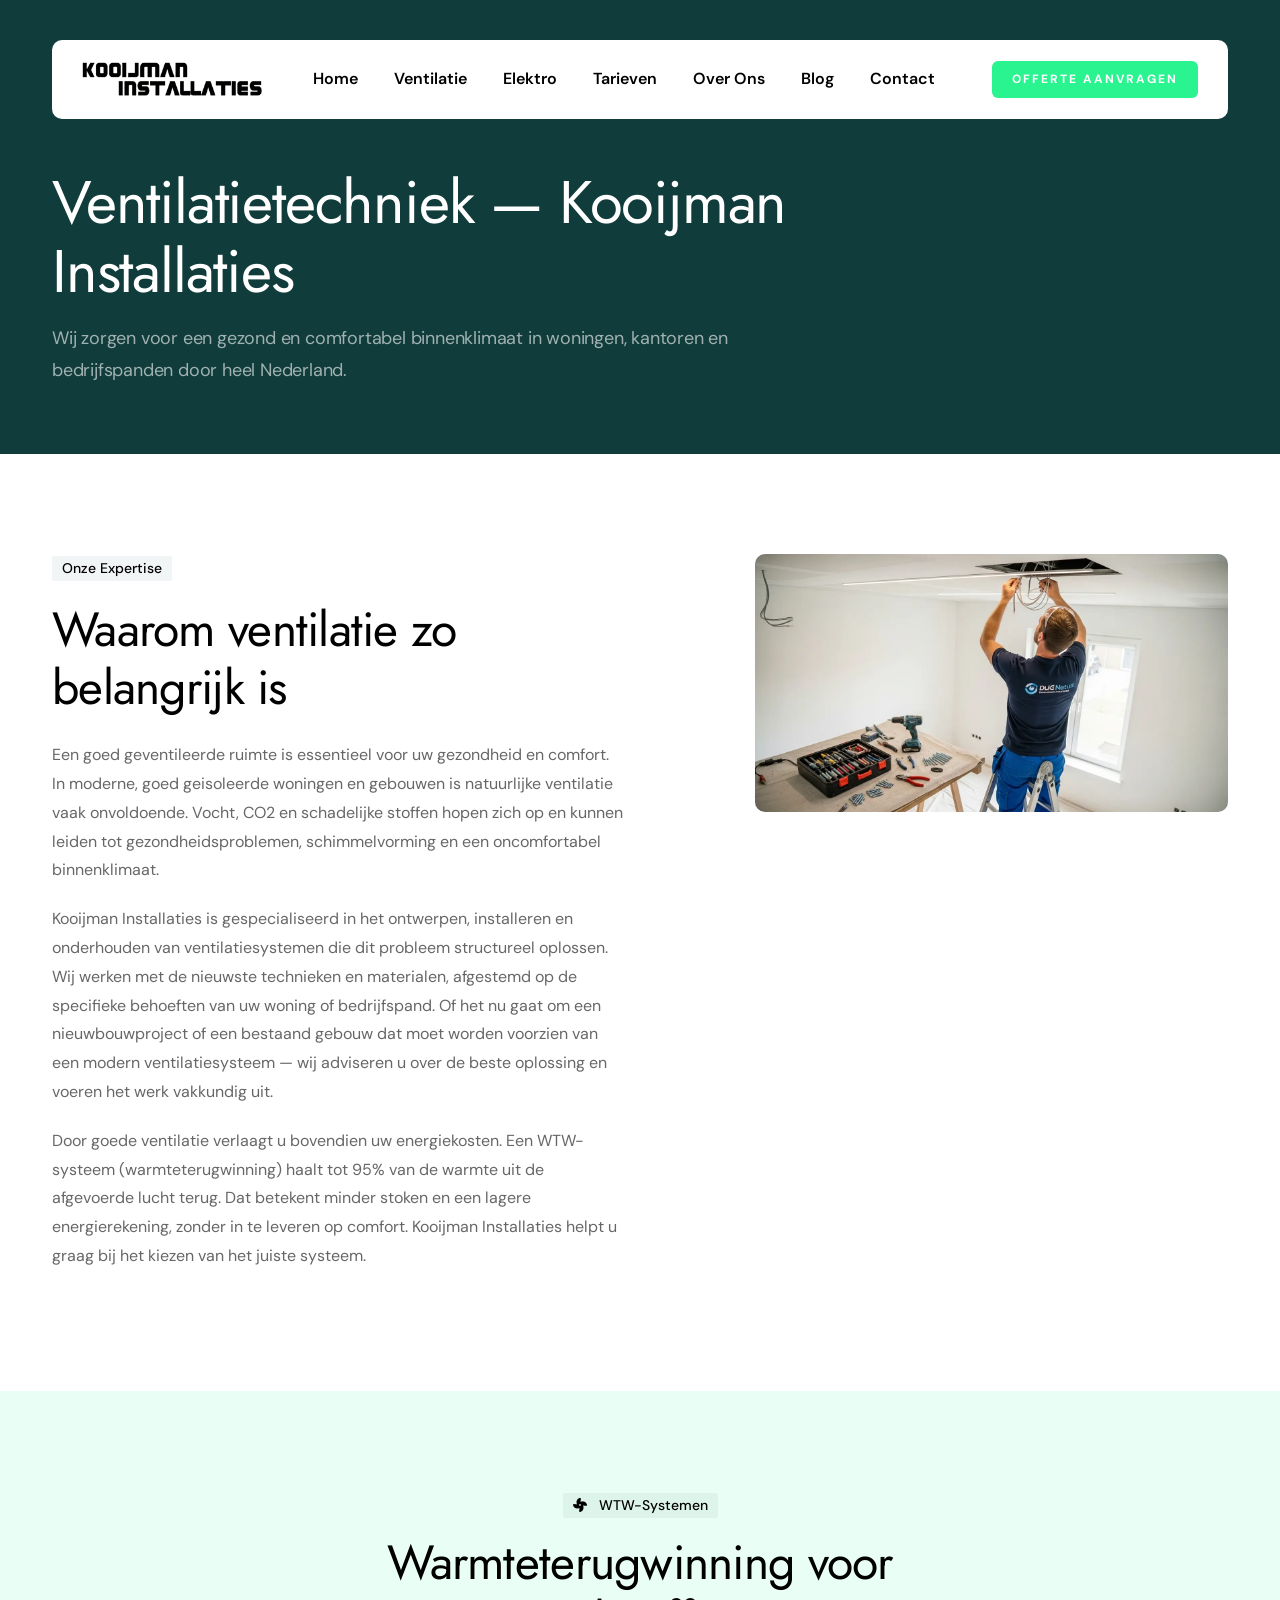
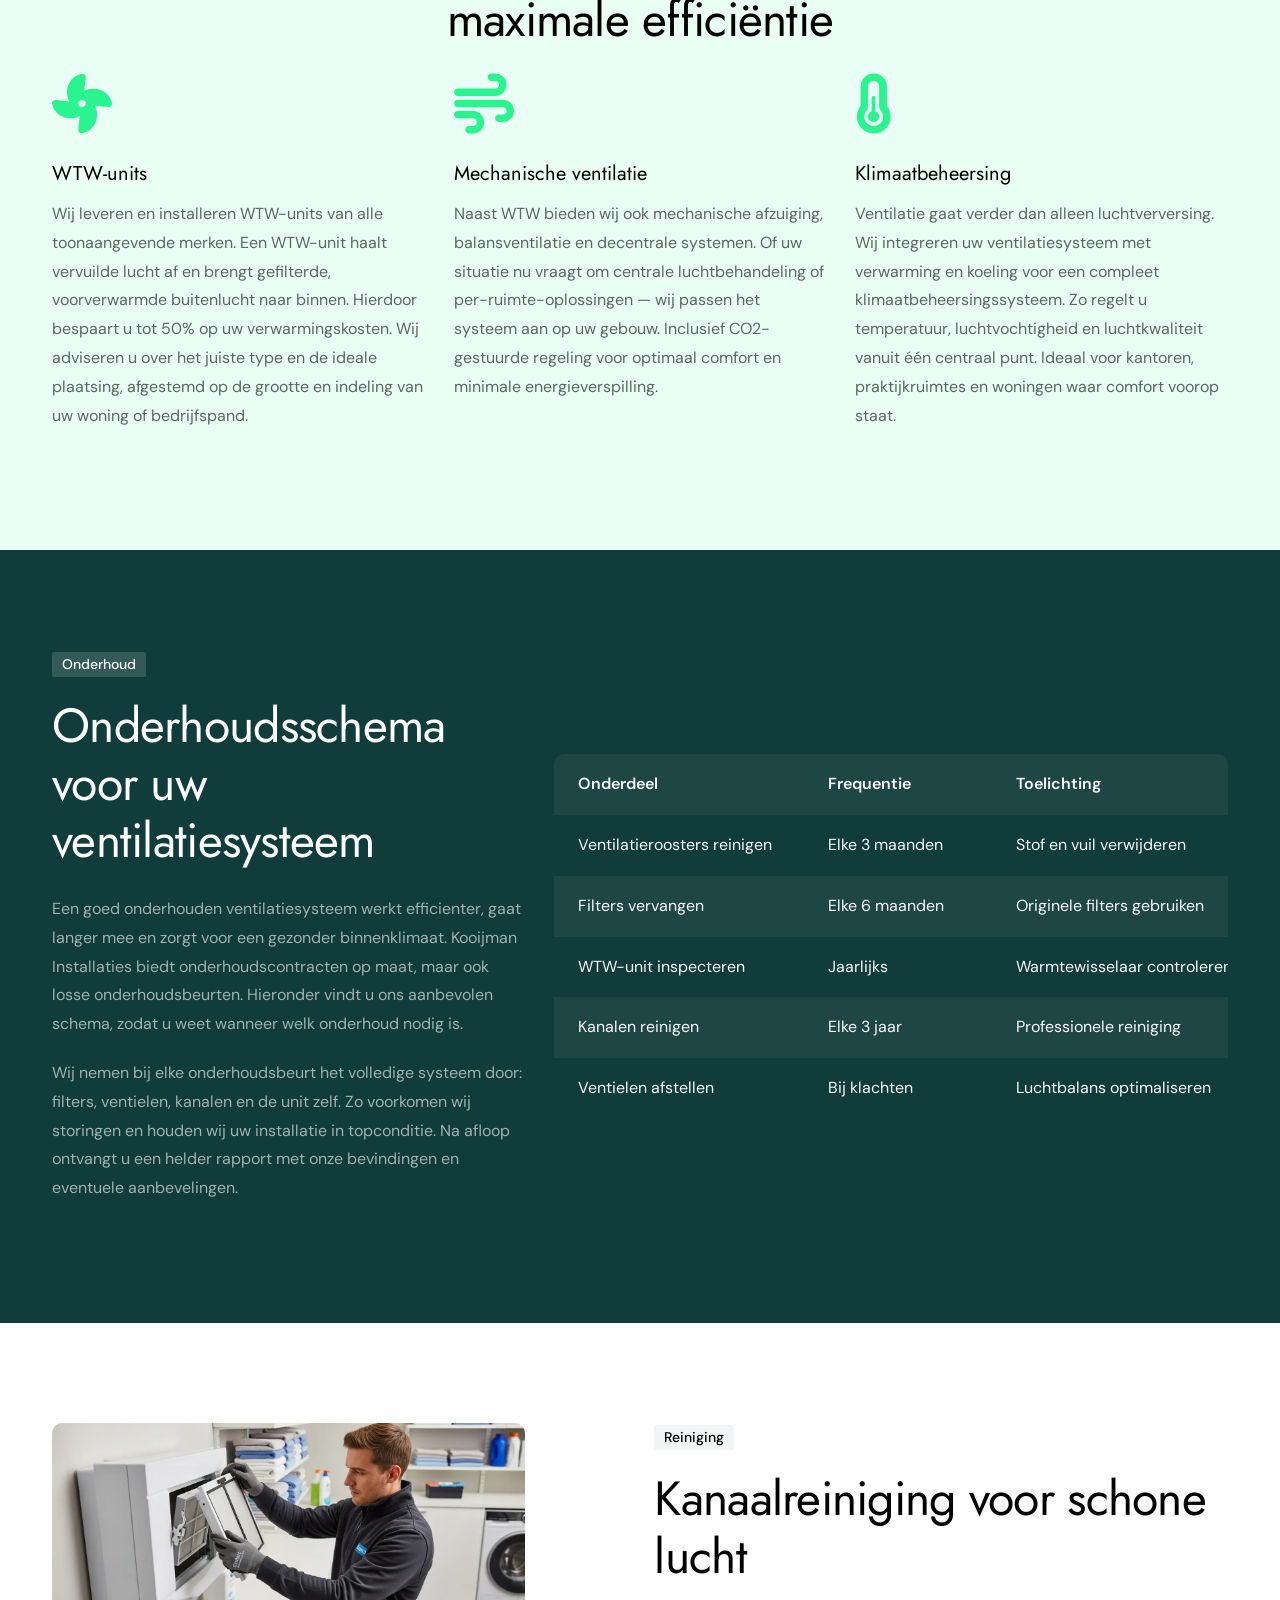
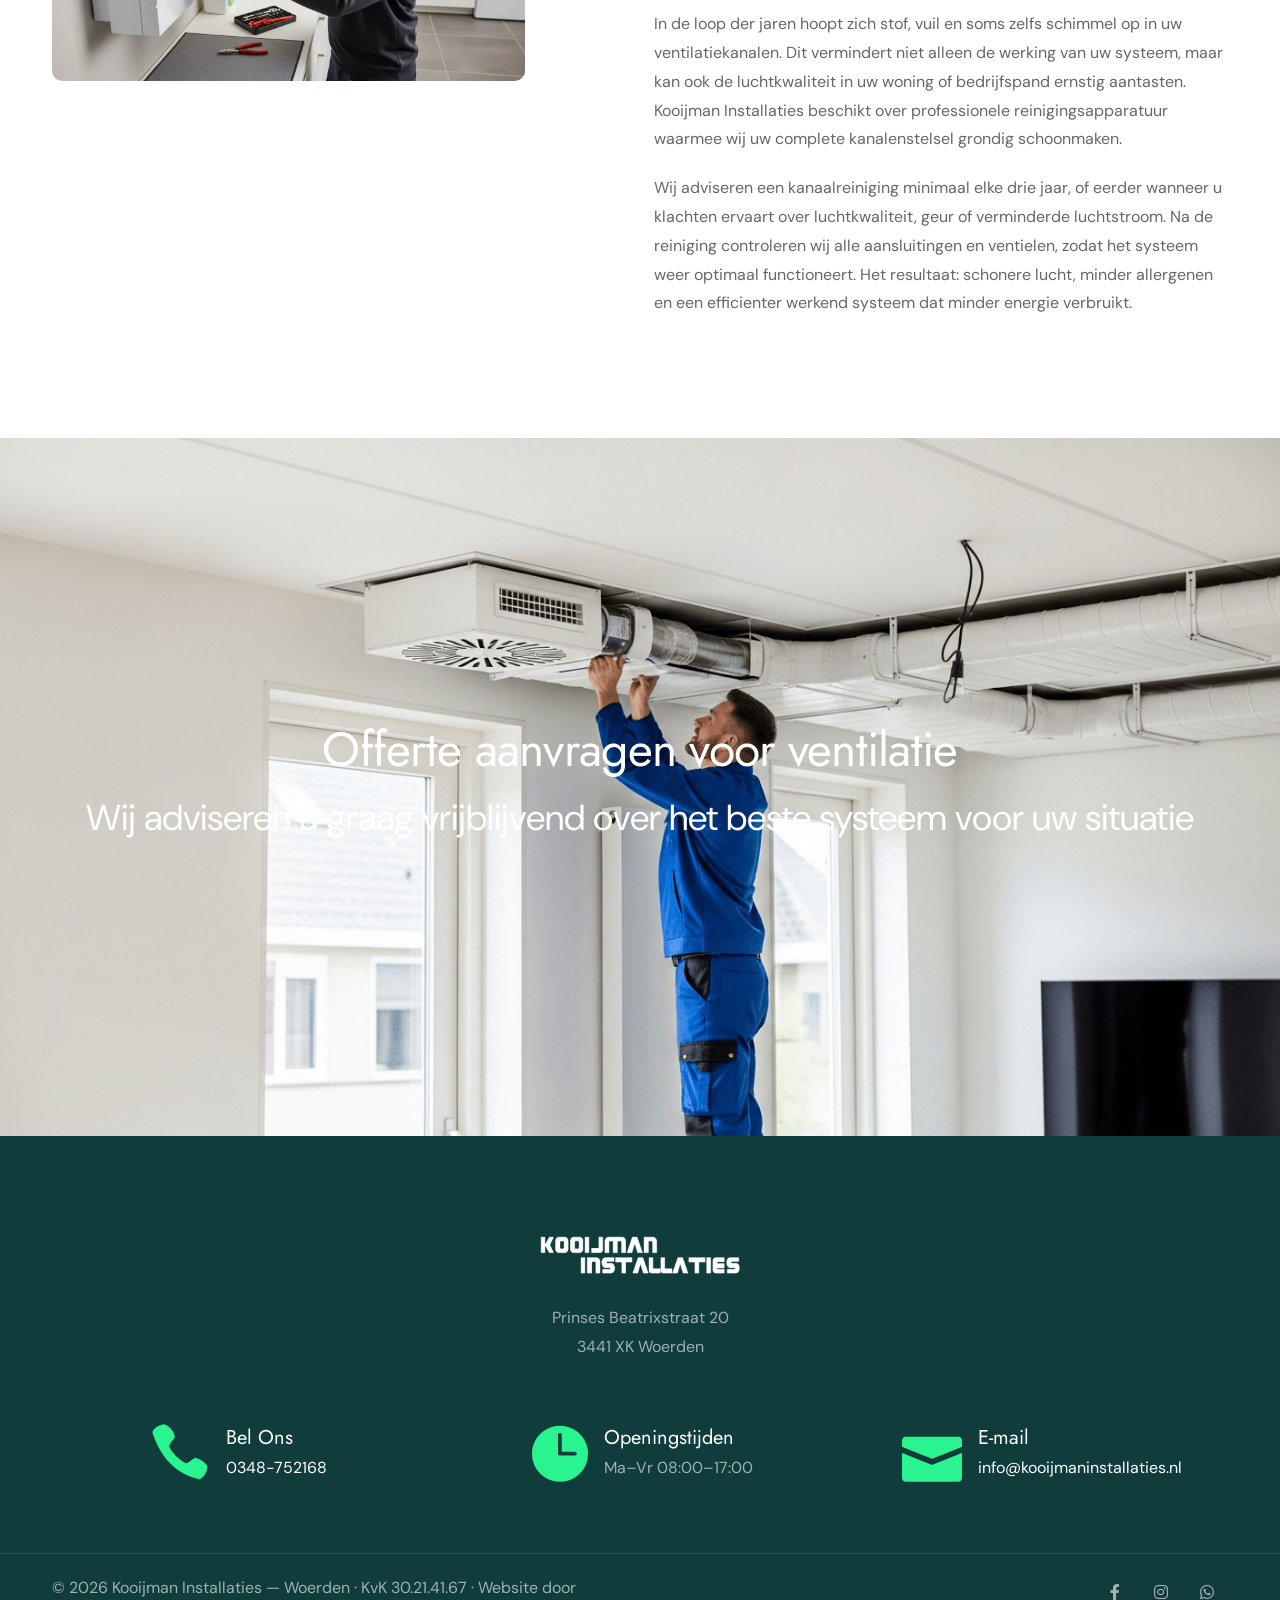
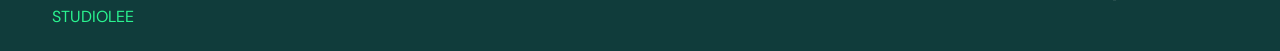
<file: ventilatie.html>
<!DOCTYPE html>
<html lang="nl">

<head>
    <title>Ventilatietechniek — Kooijman Installaties | Woerden</title>
    <link rel="icon" href="images/icon.webp" type="image/webp">
    <meta content="text/html;charset=utf-8" http-equiv="Content-Type">
    <meta content="width=device-width, initial-scale=1.0" name="viewport">
    <meta content="Ventilatietechniek door Kooijman Installaties. WTW-systemen, mechanische ventilatie, kanaalreiniging en onderhoud. Gezond binnenklimaat door heel Nederland." name="description">
    <meta content="ventilatietechniek, wtw systeem, mechanische ventilatie, kanaalreiniging, ventilatie onderhoud, kooijman installaties" name="keywords">
    <meta content="Kooijman Installaties" name="author">
    <!-- Open Graph -->
    <meta property="og:title" content="Ventilatietechniek — Kooijman Installaties">
    <meta property="og:description" content="WTW-systemen, mechanische ventilatie en kanaalreiniging. Gezond binnenklimaat door heel Nederland.">
    <meta property="og:type" content="website">
    <meta property="og:url" content="https://www.kooijmaninstallaties.nl/ventilatie.html">
    <!-- CSS Files -->
    <link href="css/bootstrap.min.css" rel="stylesheet" type="text/css" id="bootstrap">
    <link href="css/plugins.css" rel="stylesheet" type="text/css">
    <link href="css/swiper.css" rel="stylesheet" type="text/css">
    <link href="css/style.css" rel="stylesheet" type="text/css">
    <link href="css/coloring.css" rel="stylesheet" type="text/css">
    <link href="css/swiper-custom-1.css" rel="stylesheet" type="text/css">
    <link href="css/datepicker.css" rel="stylesheet" type="text/css">
    <link id="colors" href="css/colors/scheme-01.css" rel="stylesheet" type="text/css">
<style>#logo .logo-main, #logo .logo-scroll, #logo .logo-mobile { filter: invert(1); } footer img, .section-dark img { filter: none !important; }</style>
</head>

<body>

    <div id="wrapper">

        <div class="float-text show-on-scroll">
            <span><a href="#">Naar boven</a></span>
        </div>
        <div class="scrollbar-v show-on-scroll"></div>

        <!-- page preloader begin -->
        <div id="de-loader"></div>
        <!-- page preloader close -->

        <header class="transparent header-light header-float">
            <div class="container">
                <div class="row">
                    <div class="col-md-12">
                        <div class="header-inner">
                            <div class="de-flex">
                                <div class="de-flex-col">
                                    <div id="logo">
                                        <a href="/">
                                            <img class="logo-main" src="images/logo-black.webp" alt="Kooijman Installaties">
                                            <img class="logo-scroll" src="images/logo-black.webp" alt="Kooijman Installaties">
                                            <img class="logo-mobile" src="images/logo-black.webp" alt="Kooijman Installaties">
                                        </a>
                                    </div>
                                </div>

                                <div class="de-flex-col">
                                    <div class="de-flex-col header-col-mid">
                                        <ul id="mainmenu">
                                            <li><a class="menu-item" href="/">Home</a></li>
                                            <li><a class="menu-item" href="/ventilatie">Ventilatie</a></li>
                                            <li><a class="menu-item" href="/elektro">Elektro</a></li>
                                            <li><a class="menu-item" href="/tarieven">Tarieven</a></li>
                                            <li><a class="menu-item" href="/over-ons">Over Ons</a></li>
                                            <li><a class="menu-item" href="/blog">Blog</a></li>
                                            <li><a class="menu-item" href="/contact">Contact</a></li>
                                        </ul>
                                    </div>
                                </div>

                                <div class="de-flex-col">
                                    <a class="btn-main fx-slide w-100" href="/contact"><span>Offerte Aanvragen</span></a>
                                    <div class="menu_side_area">
                                        <span id="menu-btn"></span>
                                    </div>
                                </div>
                            </div>
                        </div>
                    </div>
                </div>
            </div>
        </header>

        <!-- PAGE TITLE -->
        <section class="bg-dark section-dark text-light pt-5 pb-5">
            <div class="container">
                <div class="spacer-double"></div>
                <div class="spacer-double"></div>
                <div class="row">
                    <div class="col-lg-8">
                        <h1 class="mb-0">Ventilatietechniek — Kooijman Installaties</h1>
                        <p class="lead mt-3">Wij zorgen voor een gezond en comfortabel binnenklimaat in woningen, kantoren en bedrijfspanden door heel Nederland.</p>
                    </div>
                </div>
            </div>
        </section>

        <!-- VENTILATIE INTRO -->
        <section>
            <div class="container">
                <div class="row g-4 justify-content-between">
                    <div class="col-lg-6">
                        <div class="subtitle wow fadeInUp" data-wow-delay=".2s">Onze Expertise</div>
                        <h2 class="wow fadeInUp" data-wow-delay=".4s">Waarom ventilatie zo belangrijk is</h2>
                        <p class="wow fadeInUp" data-wow-delay=".6s">Een goed geventileerde ruimte is essentieel voor uw gezondheid en comfort. In moderne, goed geisoleerde woningen en gebouwen is natuurlijke ventilatie vaak onvoldoende. Vocht, CO2 en schadelijke stoffen hopen zich op en kunnen leiden tot gezondheidsproblemen, schimmelvorming en een oncomfortabel binnenklimaat.</p>
                        <p class="wow fadeInUp" data-wow-delay=".8s">Kooijman Installaties is gespecialiseerd in het ontwerpen, installeren en onderhouden van ventilatiesystemen die dit probleem structureel oplossen. Wij werken met de nieuwste technieken en materialen, afgestemd op de specifieke behoeften van uw woning of bedrijfspand. Of het nu gaat om een nieuwbouwproject of een bestaand gebouw dat moet worden voorzien van een modern ventilatiesysteem — wij adviseren u over de beste oplossing en voeren het werk vakkundig uit.</p>
                        <p class="wow fadeInUp" data-wow-delay="1s">Door goede ventilatie verlaagt u bovendien uw energiekosten. Een WTW-systeem (warmteterugwinning) haalt tot 95% van de warmte uit de afgevoerde lucht terug. Dat betekent minder stoken en een lagere energierekening, zonder in te leveren op comfort. Kooijman Installaties helpt u graag bij het kiezen van het juiste systeem.</p>
                    </div>
                    <div class="col-lg-5">
                        <img src="images/discover-rooms/l1.webp" class="w-100 rounded-1 wow fadeInUp" data-wow-delay=".4s" alt="Ventilatiesysteem installatie">
                    </div>
                </div>
            </div>
        </section>

        <!-- WTW SYSTEMEN -->
        <section class="bg-color-op-1">
            <div class="container">
                <div class="row g-4 gx-5 justify-content-center">
                    <div class="col-lg-6 text-center">
                        <div class="subtitle s2 mb-3 wow fadeInUp" data-wow-delay=".0s"><i class="fa-solid fa-fan me-2"></i> WTW-Systemen</div>
                        <h2 class="wow fadeInUp" data-wow-delay=".2s">Warmteterugwinning voor maximale efficiëntie</h2>
                    </div>
                </div>
                <div class="row g-4">
                    <div class="col-lg-4 col-md-6">
                        <div class="h-100 rounded-1 wow fadeInUp" data-wow-delay=".2s">
                            <i class="fa-solid fa-fan fs-60 id-color mb-4 wow scaleIn"></i>
                            <h4>WTW-units</h4>
                            <p>Wij leveren en installeren WTW-units van alle toonaangevende merken. Een WTW-unit haalt vervuilde lucht af en brengt gefilterde, voorverwarmde buitenlucht naar binnen. Hierdoor bespaart u tot 50% op uw verwarmingskosten. Wij adviseren u over het juiste type en de ideale plaatsing, afgestemd op de grootte en indeling van uw woning of bedrijfspand.</p>
                        </div>
                    </div>
                    <div class="col-lg-4 col-md-6">
                        <div class="h-100 rounded-1 wow fadeInUp" data-wow-delay=".4s">
                            <i class="fa-solid fa-wind fs-60 id-color mb-4 wow scaleIn"></i>
                            <h4>Mechanische ventilatie</h4>
                            <p>Naast WTW bieden wij ook mechanische afzuiging, balansventilatie en decentrale systemen. Of uw situatie nu vraagt om centrale luchtbehandeling of per-ruimte-oplossingen — wij passen het systeem aan op uw gebouw. Inclusief CO2-gestuurde regeling voor optimaal comfort en minimale energieverspilling.</p>
                        </div>
                    </div>
                    <div class="col-lg-4 col-md-6">
                        <div class="h-100 rounded-1 wow fadeInUp" data-wow-delay=".6s">
                            <i class="fa-solid fa-temperature-half fs-60 id-color mb-4 wow scaleIn"></i>
                            <h4>Klimaatbeheersing</h4>
                            <p>Ventilatie gaat verder dan alleen luchtverversing. Wij integreren uw ventilatiesysteem met verwarming en koeling voor een compleet klimaatbeheersingssysteem. Zo regelt u temperatuur, luchtvochtigheid en luchtkwaliteit vanuit één centraal punt. Ideaal voor kantoren, praktijkruimtes en woningen waar comfort voorop staat.</p>
                        </div>
                    </div>
                </div>
            </div>
        </section>

        <!-- ONDERHOUD SCHEMA -->
        <section class="bg-dark section-dark text-light">
            <div class="container">
                <div class="row g-4 align-items-center">
                    <div class="col-lg-5">
                        <div class="subtitle wow fadeInUp" data-wow-delay=".2s">Onderhoud</div>
                        <h2 class="wow fadeInUp" data-wow-delay=".4s">Onderhoudsschema voor uw ventilatiesysteem</h2>
                        <p class="wow fadeInUp" data-wow-delay=".6s">Een goed onderhouden ventilatiesysteem werkt efficienter, gaat langer mee en zorgt voor een gezonder binnenklimaat. Kooijman Installaties biedt onderhoudscontracten op maat, maar ook losse onderhoudsbeurten. Hieronder vindt u ons aanbevolen schema, zodat u weet wanneer welk onderhoud nodig is.</p>
                        <p class="wow fadeInUp" data-wow-delay=".8s">Wij nemen bij elke onderhoudsbeurt het volledige systeem door: filters, ventielen, kanalen en de unit zelf. Zo voorkomen wij storingen en houden wij uw installatie in topconditie. Na afloop ontvangt u een helder rapport met onze bevindingen en eventuele aanbevelingen.</p>
                    </div>
                    <div class="col-lg-7">
                        <div class="relative overflow-hidden rounded-1 wow fadeInUp" data-wow-delay=".4s">
                            <div class="d-flex bg-dark-2 px-4 py-3">
                                <div class="w-40 fw-600">Onderdeel</div>
                                <div class="w-30 fw-600">Frequentie</div>
                                <div class="w-30 fw-600">Toelichting</div>
                            </div>
                            <div class="d-flex px-4 py-3">
                                <div class="w-40">Ventilatieroosters reinigen</div>
                                <div class="w-30">Elke 3 maanden</div>
                                <div class="w-30">Stof en vuil verwijderen</div>
                            </div>
                            <div class="d-flex bg-dark-2 px-4 py-3">
                                <div class="w-40">Filters vervangen</div>
                                <div class="w-30">Elke 6 maanden</div>
                                <div class="w-30">Originele filters gebruiken</div>
                            </div>
                            <div class="d-flex px-4 py-3">
                                <div class="w-40">WTW-unit inspecteren</div>
                                <div class="w-30">Jaarlijks</div>
                                <div class="w-30">Warmtewisselaar controleren</div>
                            </div>
                            <div class="d-flex bg-dark-2 px-4 py-3">
                                <div class="w-40">Kanalen reinigen</div>
                                <div class="w-30">Elke 3 jaar</div>
                                <div class="w-30">Professionele reiniging</div>
                            </div>
                            <div class="d-flex px-4 py-3">
                                <div class="w-40">Ventielen afstellen</div>
                                <div class="w-30">Bij klachten</div>
                                <div class="w-30">Luchtbalans optimaliseren</div>
                            </div>
                        </div>
                    </div>
                </div>
            </div>
        </section>

        <!-- KANAALREINIGING -->
        <section>
            <div class="container">
                <div class="row g-4 justify-content-between">
                    <div class="col-lg-5">
                        <img src="images/discover-rooms/l2.webp" class="w-100 rounded-1 wow fadeInUp" data-wow-delay=".2s" alt="Kanaalreiniging ventilatie">
                    </div>
                    <div class="col-lg-6">
                        <div class="subtitle wow fadeInUp" data-wow-delay=".2s">Reiniging</div>
                        <h2 class="wow fadeInUp" data-wow-delay=".4s">Kanaalreiniging voor schone lucht</h2>
                        <p class="wow fadeInUp" data-wow-delay=".6s">In de loop der jaren hoopt zich stof, vuil en soms zelfs schimmel op in uw ventilatiekanalen. Dit vermindert niet alleen de werking van uw systeem, maar kan ook de luchtkwaliteit in uw woning of bedrijfspand ernstig aantasten. Kooijman Installaties beschikt over professionele reinigingsapparatuur waarmee wij uw complete kanalenstelsel grondig schoonmaken.</p>
                        <p class="wow fadeInUp" data-wow-delay=".8s">Wij adviseren een kanaalreiniging minimaal elke drie jaar, of eerder wanneer u klachten ervaart over luchtkwaliteit, geur of verminderde luchtstroom. Na de reiniging controleren wij alle aansluitingen en ventielen, zodat het systeem weer optimaal functioneert. Het resultaat: schonere lucht, minder allergenen en een efficienter werkend systeem dat minder energie verbruikt.</p>
                    </div>
                </div>
            </div>
        </section>

        <!-- CTA -->
        <section aria-label="section" class="p-0 section-dark">
            <div class="container-fluid">
                <div class="row">
                    <div class="col-lg-12">
                        <a class="d-block hover" href="/contact">
                            <div class="relative overflow-hidden">
                                <div class="absolute start-0 w-100 abs-middle fs-36 text-white text-center z-2">
                                    <h2>Offerte aanvragen voor ventilatie</h2>
                                    <p>Wij adviseren u graag vrijblijvend over het beste systeem voor uw situatie</p>
                                </div>
                                <div class="absolute w-100 h-100 top-0 bg-dark hover-op-05"></div>
                                <img src="images/background/2.webp" class="w-100 hover-scale-1-1" alt="Ventilatie offerte aanvragen">
                            </div>
                        </a>
                    </div>
                </div>
            </div>
        </section>

    </div>

    <!-- footer begin -->
    <footer class="section-dark">
        <div class="container">
            <div class="row gx-5 justify-content-center">
                <div class="col-lg-8">
                    <div class="text-center">
                        <img src="images/logo.webp" class="w-200px" alt="Kooijman Installaties">
                        <div class="spacer-single"></div>
                        <div class="fs-16">
                            Prinses Beatrixstraat 20<br>
                            3441 XK Woerden
                        </div>
                    </div>
                </div>
            </div>

            <div class="spacer-double"></div>

            <div class="row g-4">
                <div class="col-lg-4 col-md-6 mb-sm-30">
                    <div class="d-flex justify-content-center">
                        <i class="fs-60 id-color icon_phone"></i>
                        <div class="ms-3">
                            <h4 class="mb-0">Bel Ons</h4>
                            <p><a href="tel:0348752168" class="text-white">0348-752168</a></p>
                        </div>
                    </div>
                </div>

                <div class="col-lg-4 col-md-6 mb-sm-30">
                    <div class="d-flex justify-content-center">
                        <i class="fs-60 id-color icon_clock"></i>
                        <div class="ms-3">
                            <h4 class="mb-0">Openingstijden</h4>
                            <p>Ma–Vr 08:00–17:00</p>
                        </div>
                    </div>
                </div>

                <div class="col-lg-4 col-md-6 mb-sm-30">
                    <div class="d-flex justify-content-center">
                        <i class="fs-60 id-color icon_mail"></i>
                        <div class="ms-3">
                            <h4 class="mb-0">E-mail</h4>
                            <p><a href="mailto:info@kooijmaninstallaties.nl" class="text-white">info@kooijmaninstallaties.nl</a></p>
                        </div>
                    </div>
                </div>
            </div>
        </div>

        <div class="subfooter">
            <div class="container">
                <div class="row">
                    <div class="col-md-6">
                        &copy; 2026 Kooijman Installaties — Woerden · KvK 30.21.41.67 · Website door <a href="https://www.studiolee.nl" target="_blank" rel="noopener" class="id-color">STUDIOLEE</a>
                    </div>
                    <div class="col-md-6 text-md-end">
                        <div class="social-icons mb-sm-30 text-center">
                            <a href="#"><i class="fa-brands fa-facebook-f"></i></a>
                            <a href="#"><i class="fa-brands fa-instagram"></i></a>
                            <a href="#"><i class="fa-brands fa-whatsapp"></i></a>
                        </div>
                    </div>
                </div>
            </div>
        </div>
    </footer>

    <!-- Javascript Files -->
    <script src="js/vendors.js"></script>
    <script src="js/designesia.js"></script>
    <script src="js/validation-booking.js"></script>
    <script src="js/swiper.js"></script>
    <script src="js/custom-swiper-2.js"></script>

</body>

</html>
</file>
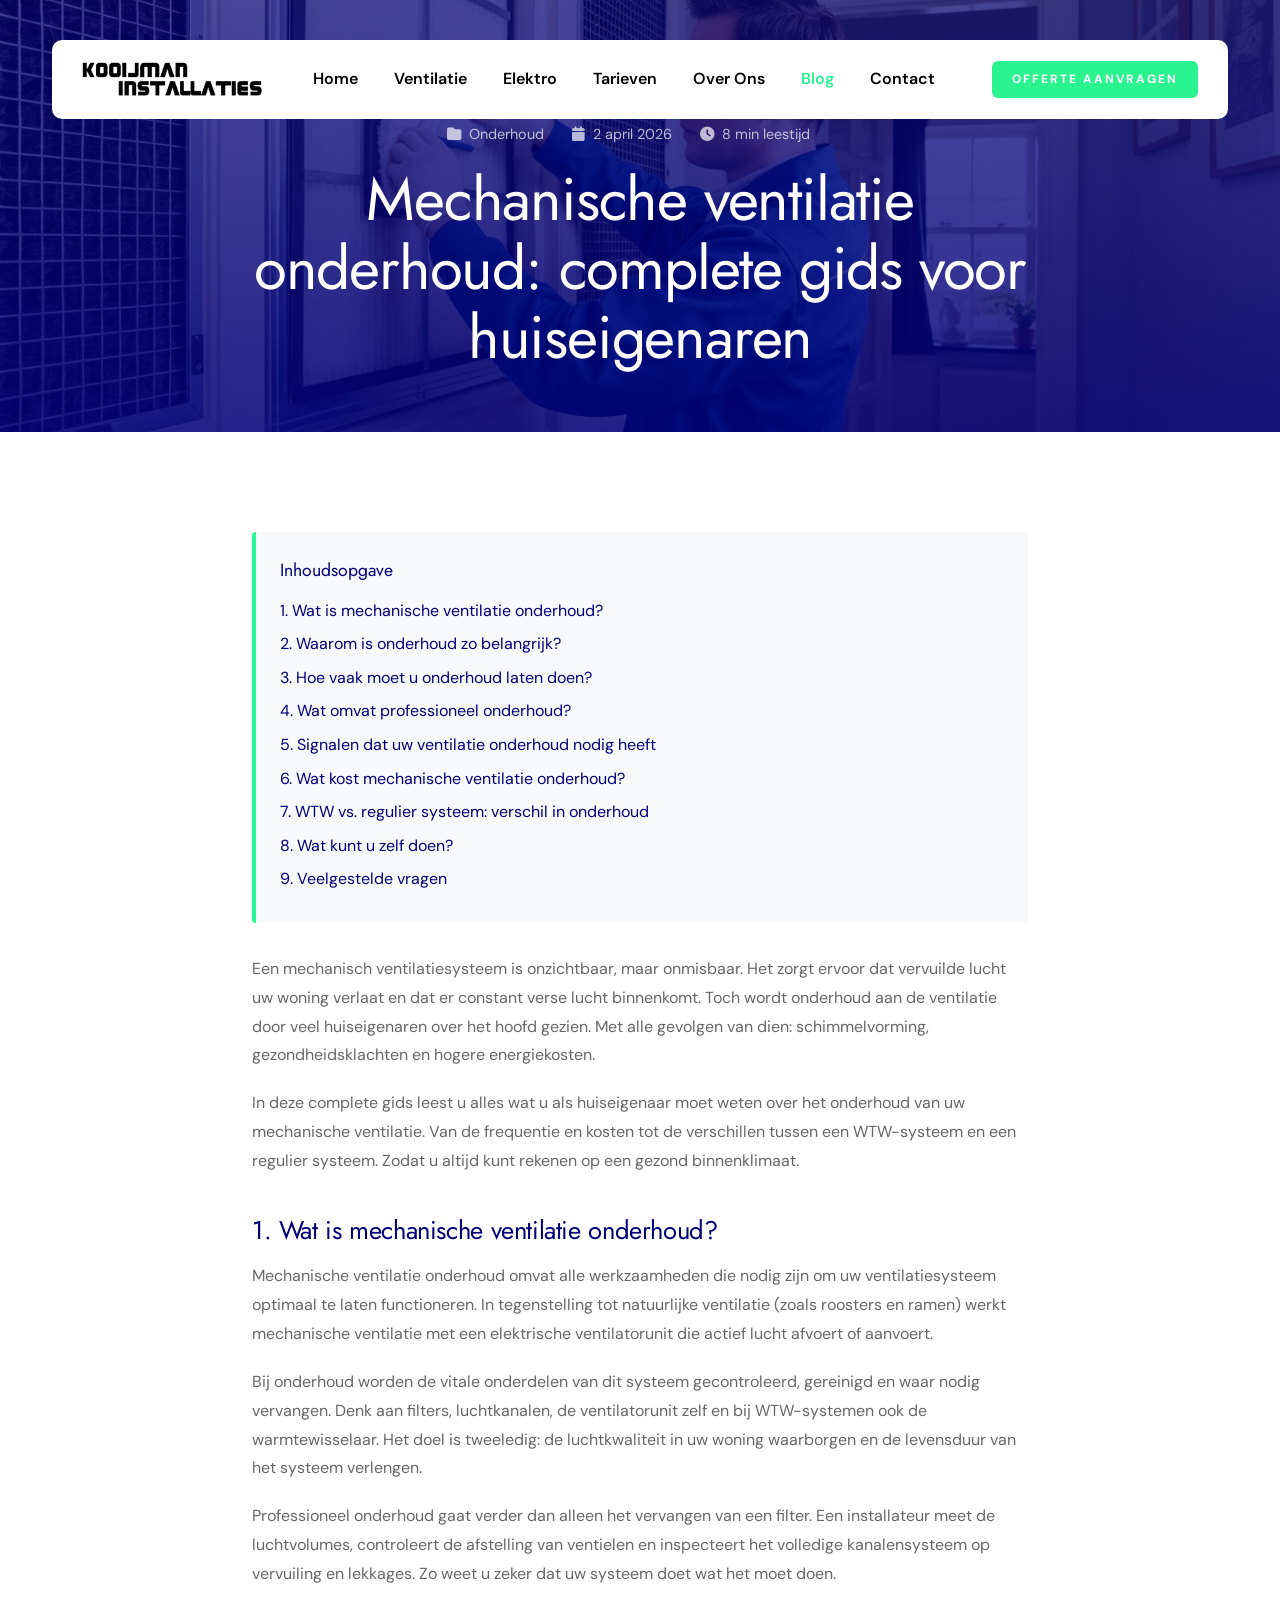
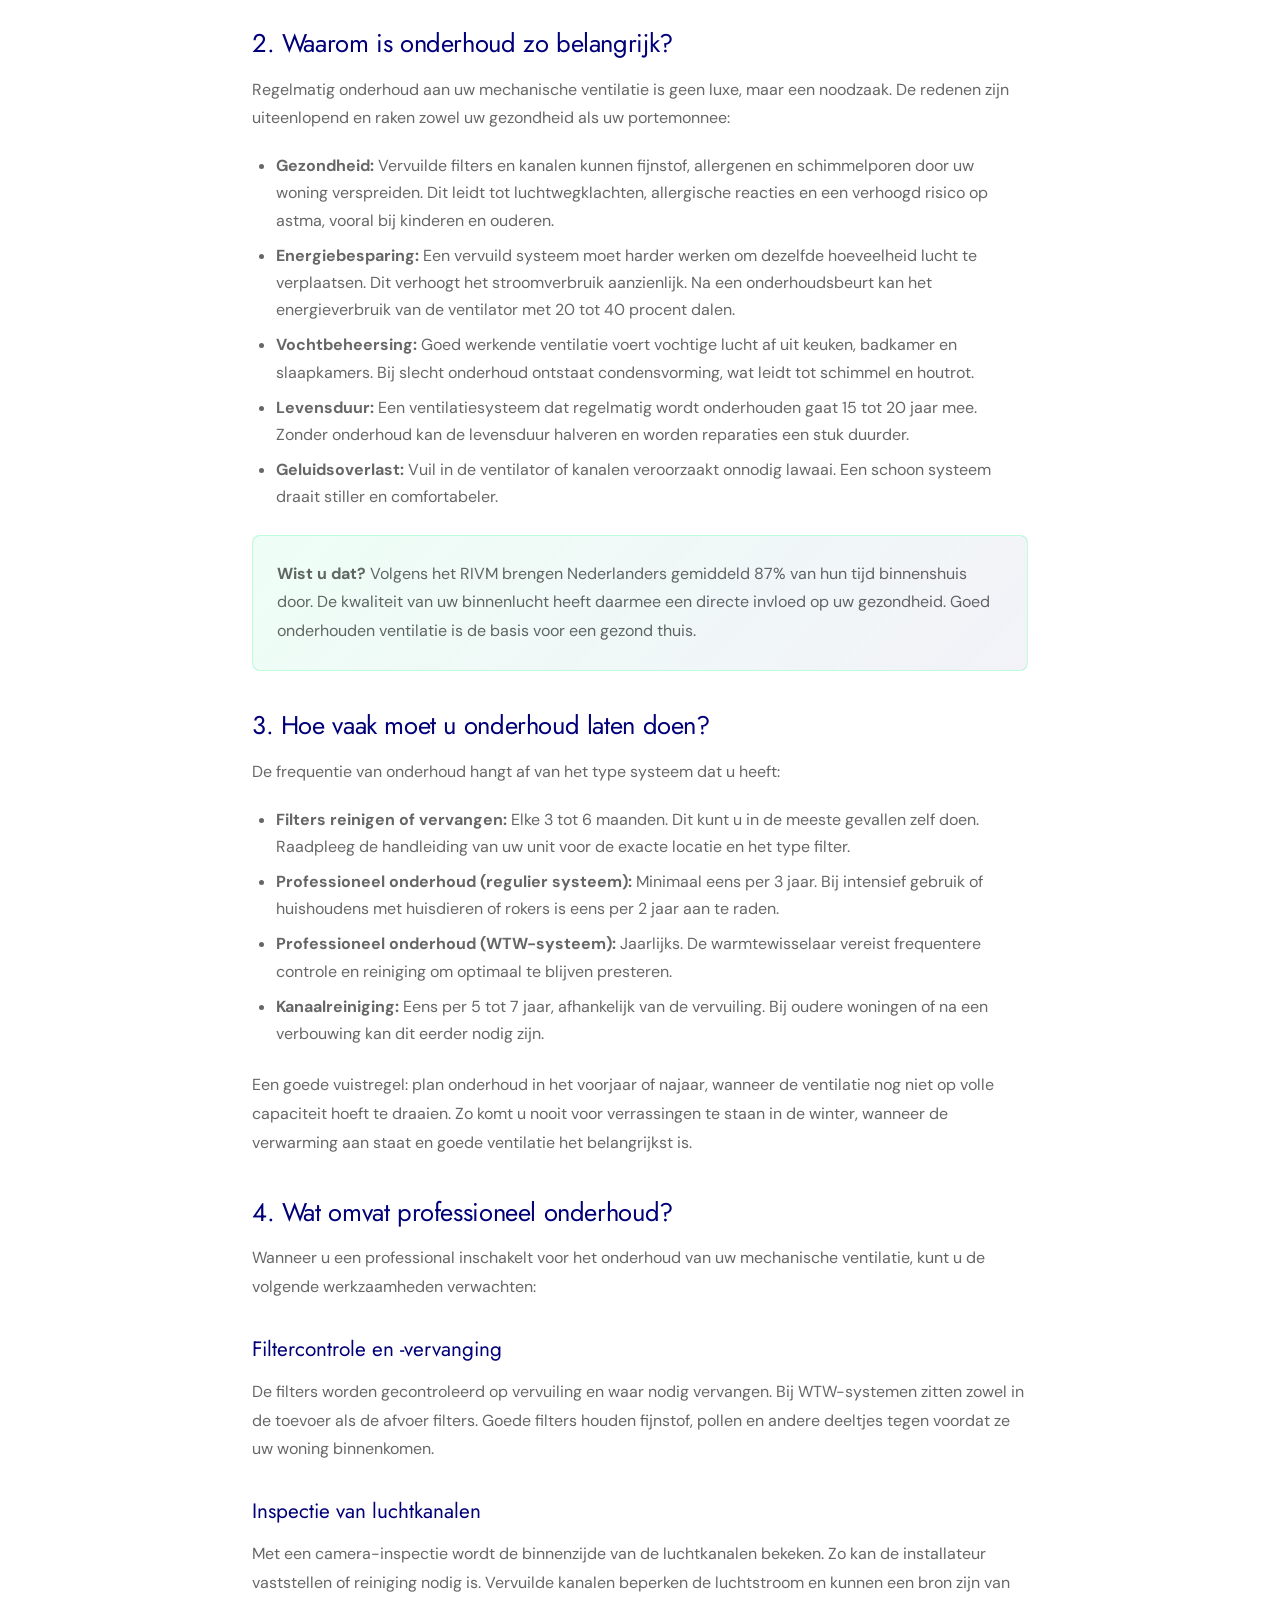
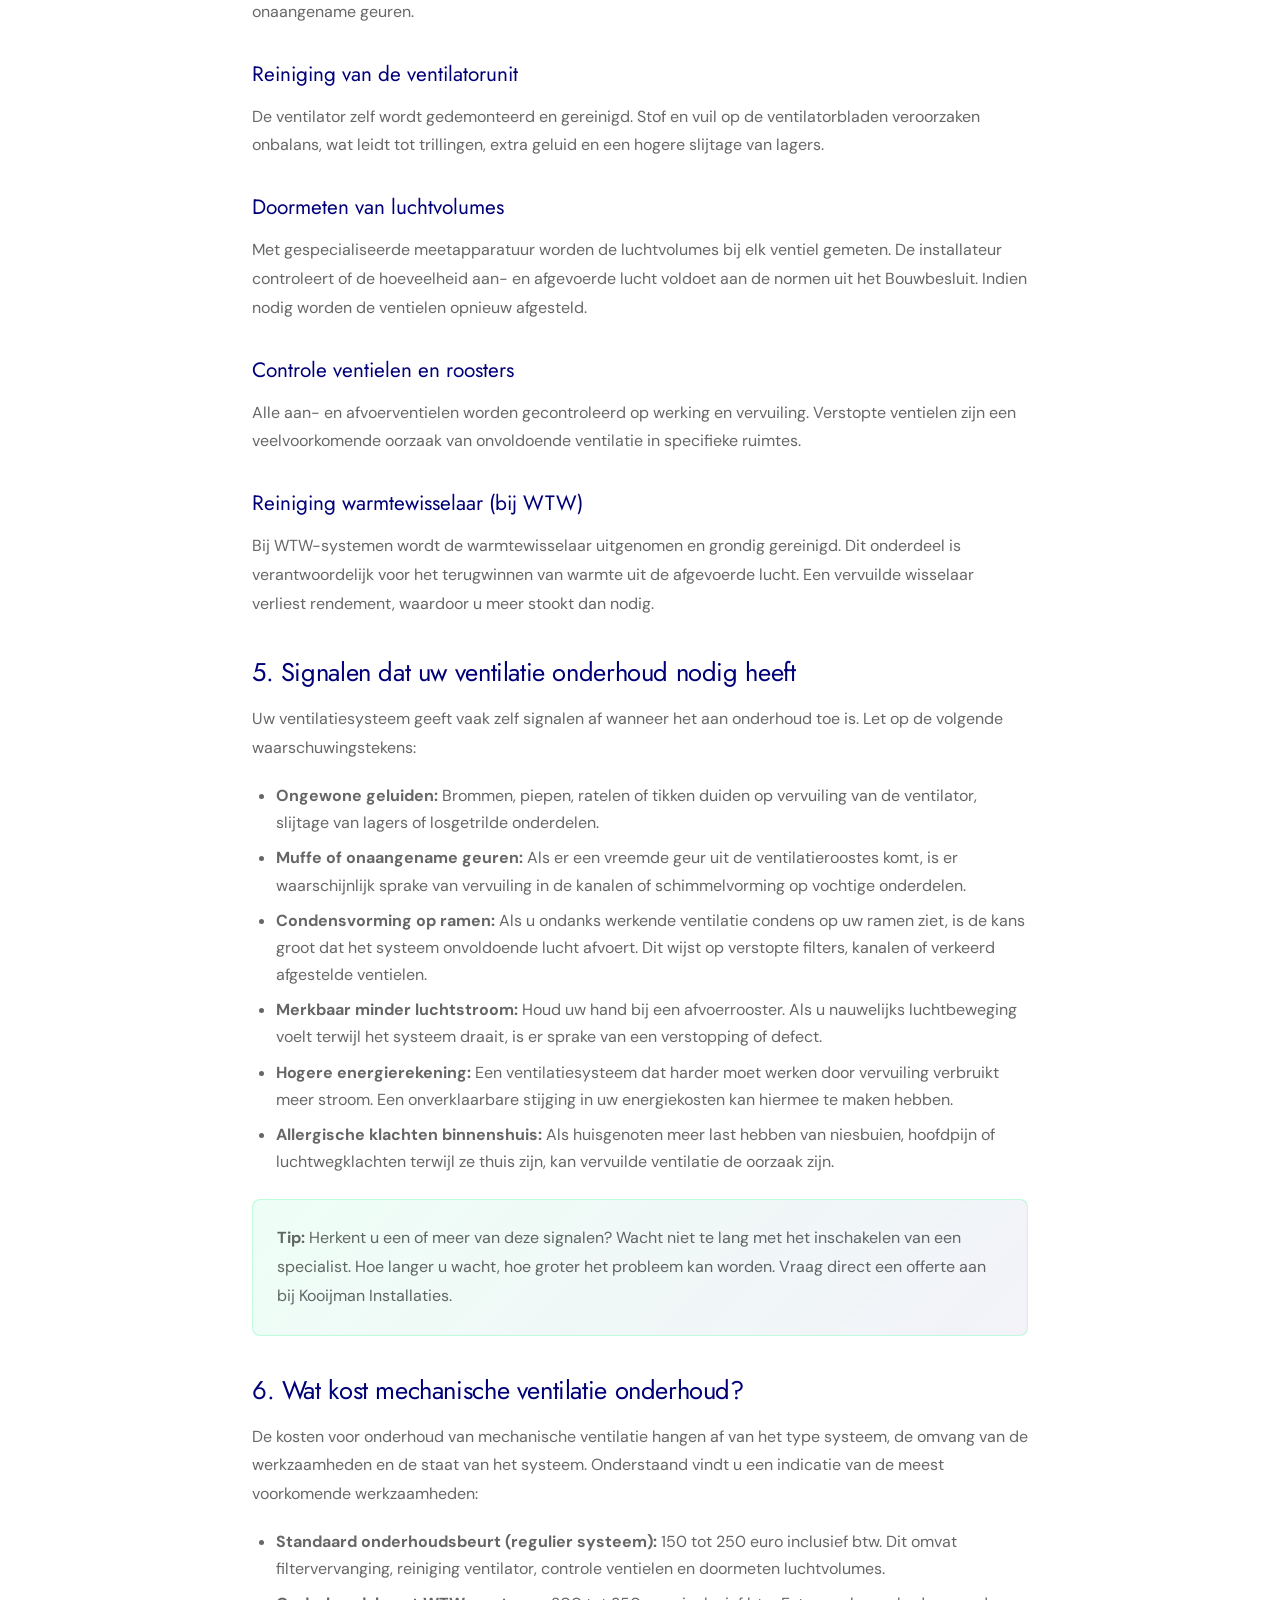
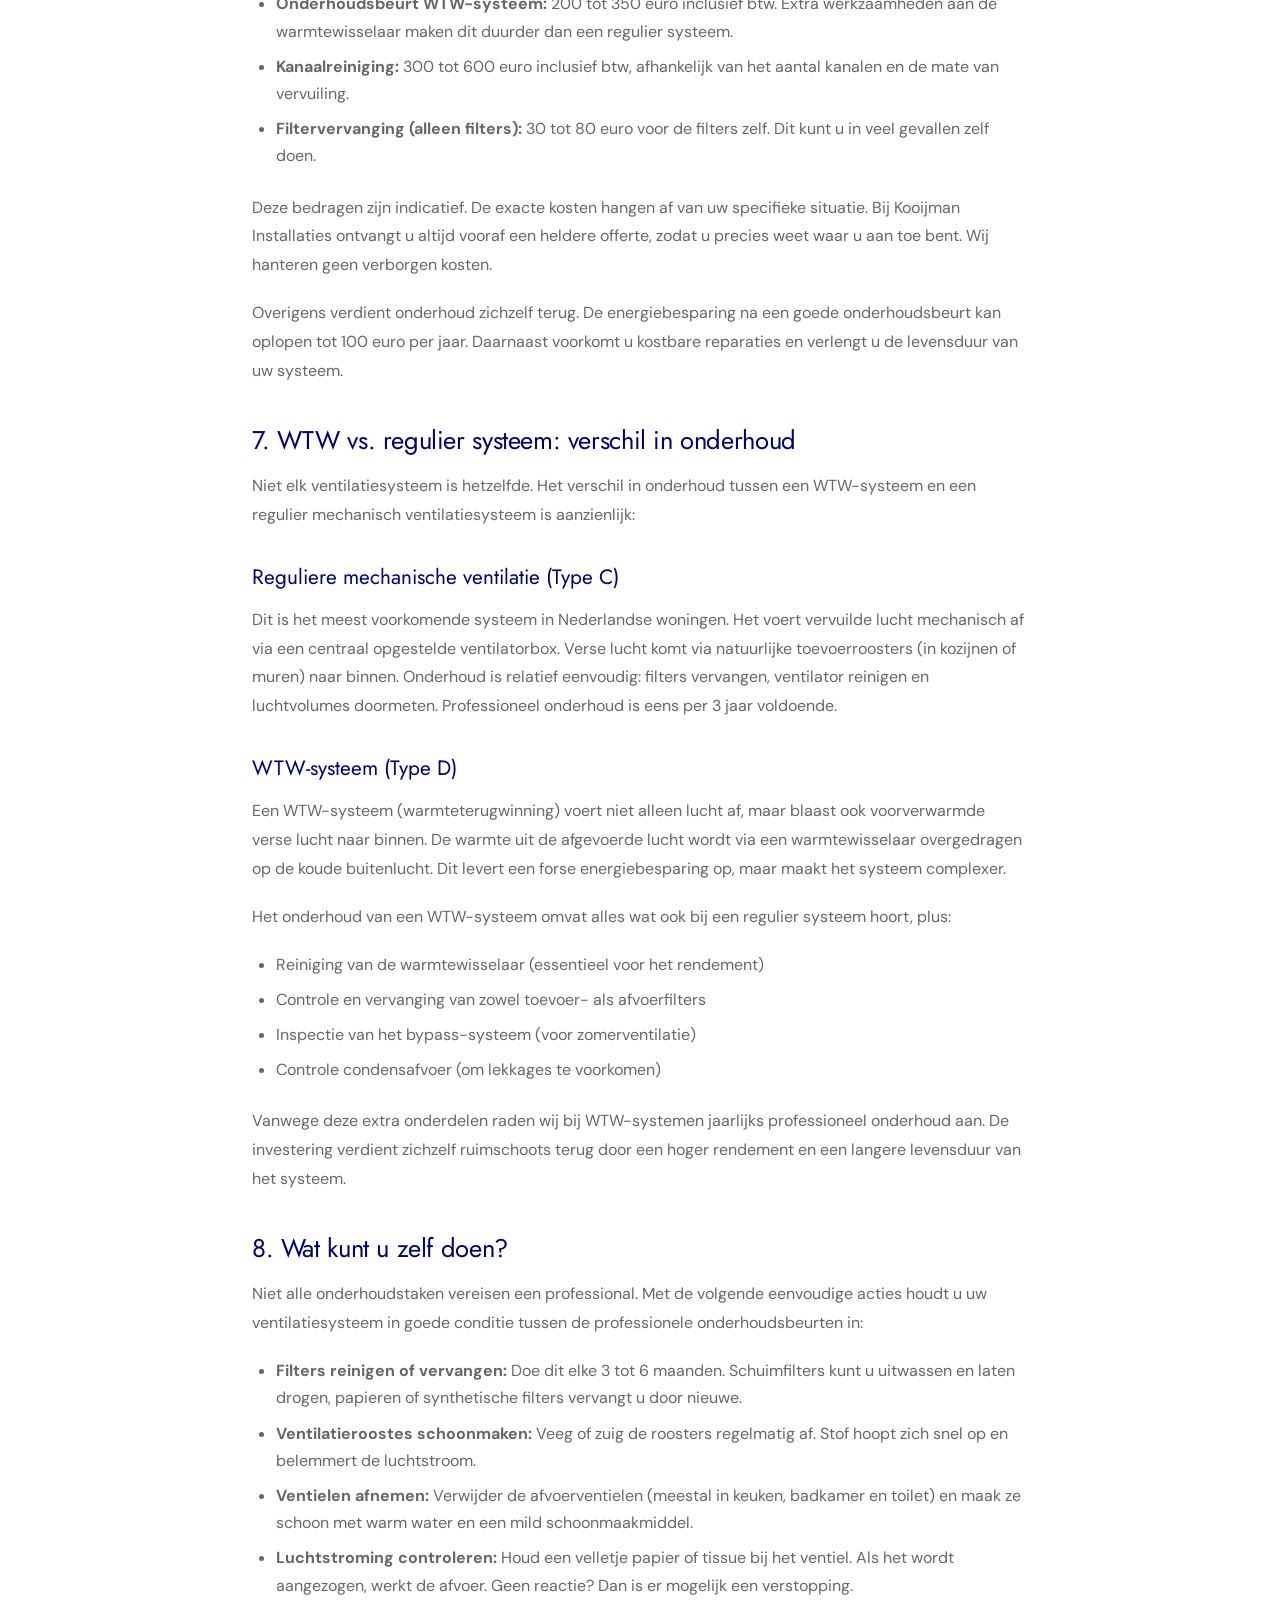
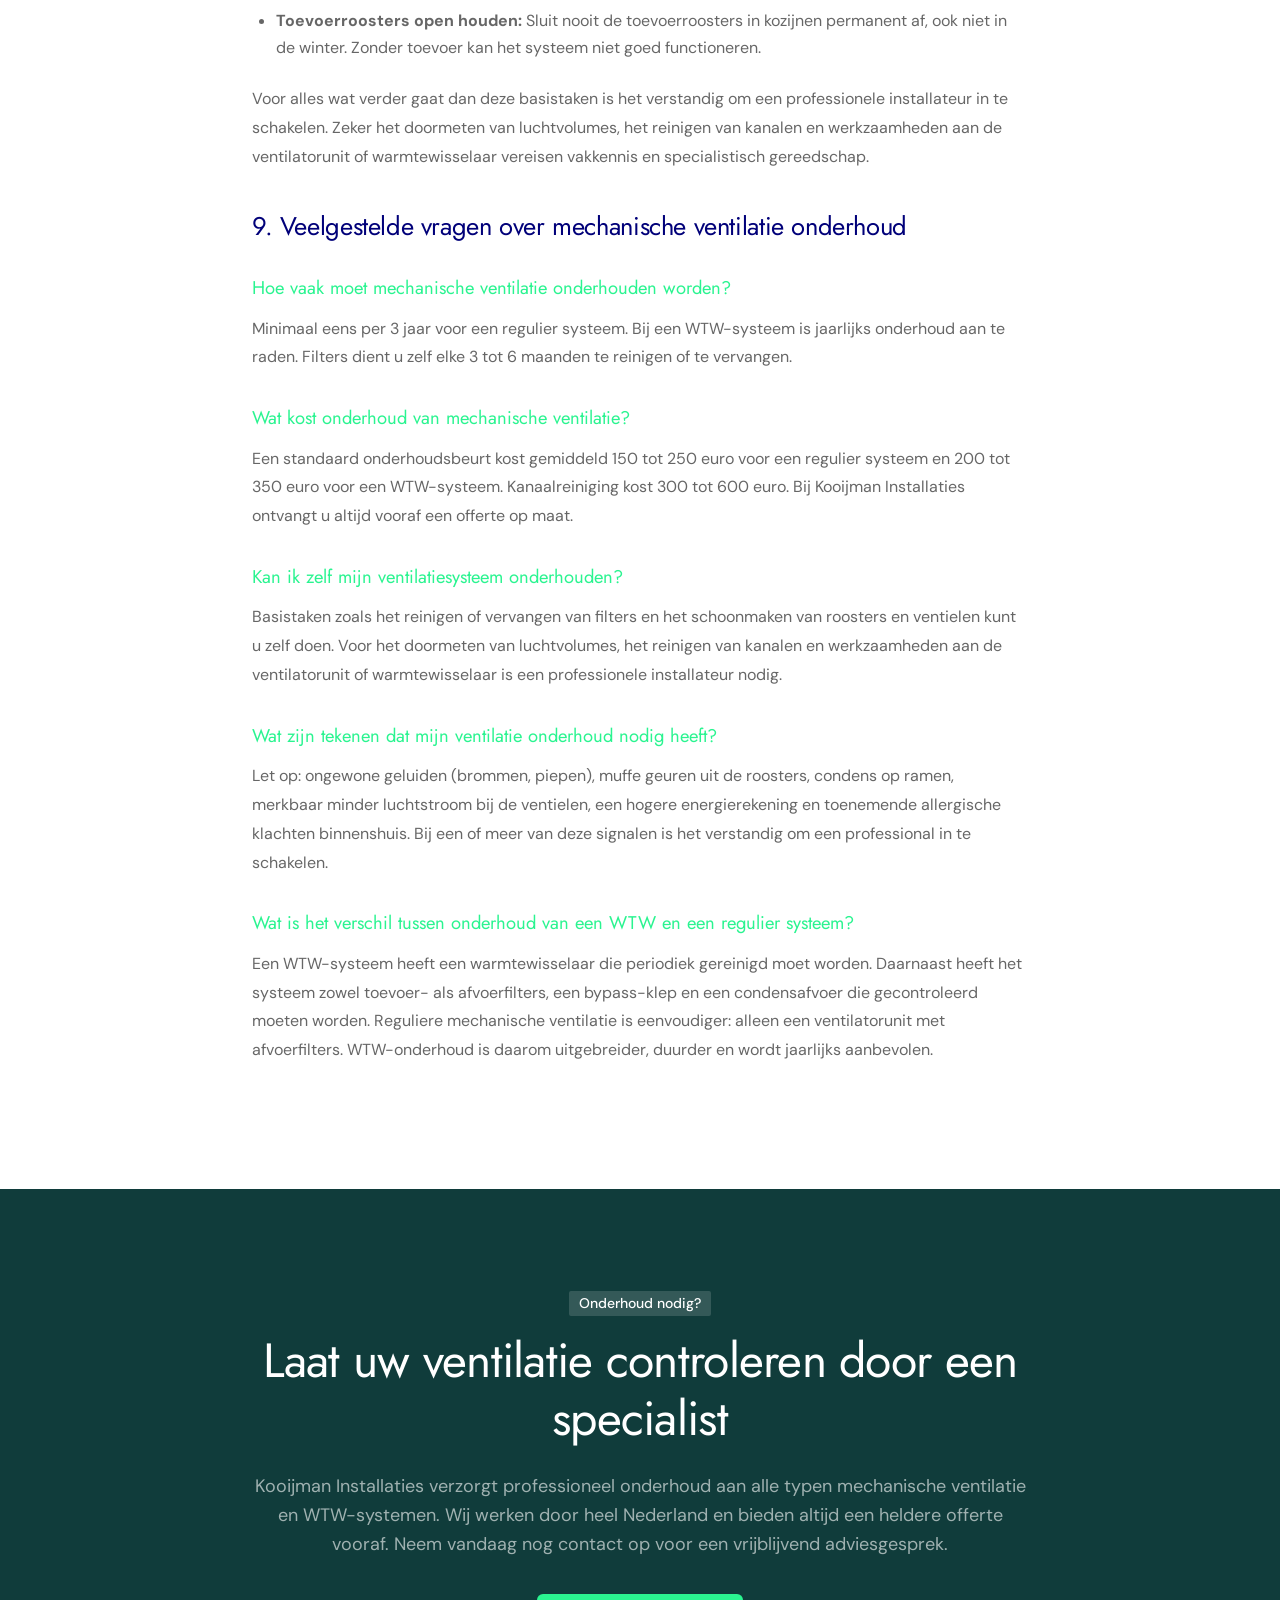
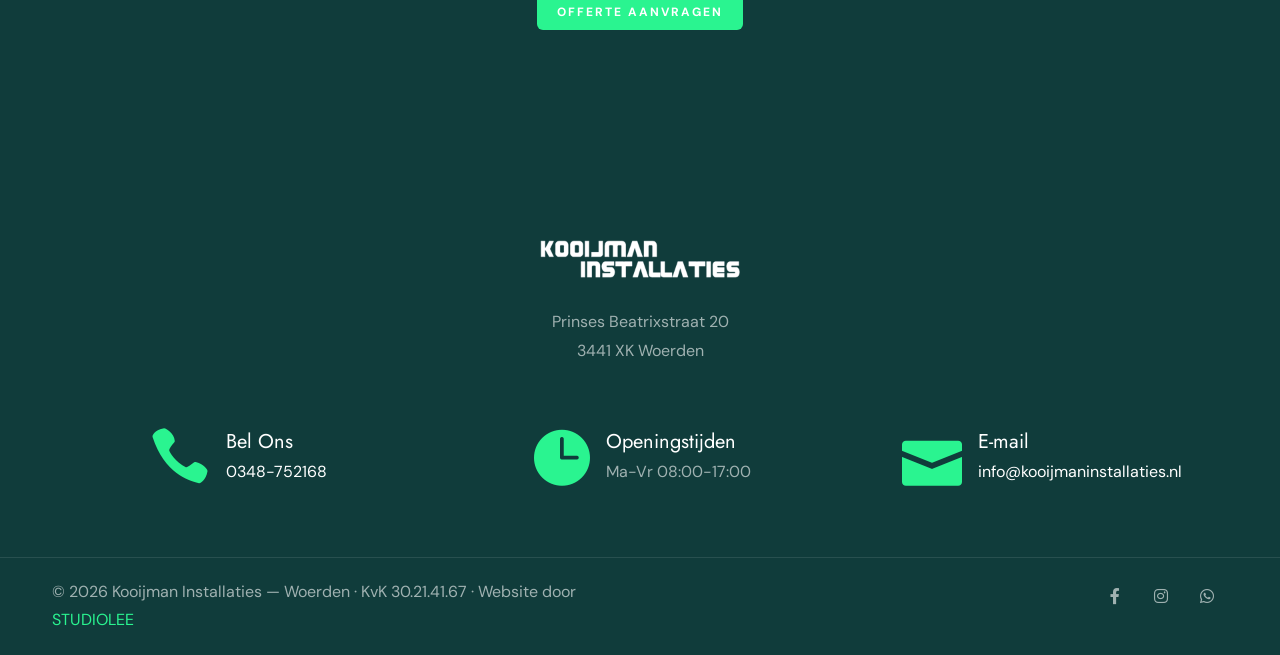
<file: blog/mechanische-ventilatie-onderhoud.html>
<!DOCTYPE html>
<html lang="nl">

<head>
    <title>Mechanische ventilatie onderhoud: complete gids voor huiseigenaren | Kooijman Installaties</title>
    <link rel="icon" href="../images/icon.webp" type="image/webp">
    <meta content="text/html;charset=utf-8" http-equiv="Content-Type">
    <meta content="width=device-width, initial-scale=1.0" name="viewport">
    <meta content="Alles over mechanische ventilatie onderhoud: hoe vaak, wat het kost, en waarom het essentieel is voor een gezond binnenklimaat. Complete gids van Kooijman Installaties Woerden." name="description">
    <meta content="mechanische ventilatie onderhoud, ventilatie onderhoud kosten, wtw onderhoud, ventilatiesysteem reinigen, ventilatie filter vervangen, onderhoud ventilatie woning" name="keywords">
    <meta content="Kooijman Installaties" name="author">
    <!-- Open Graph -->
    <meta property="og:title" content="Mechanische ventilatie onderhoud: complete gids voor huiseigenaren">
    <meta property="og:description" content="Alles over mechanische ventilatie onderhoud: hoe vaak, wat het kost, en waarom het essentieel is voor een gezond binnenklimaat.">
    <meta property="og:type" content="article">
    <meta property="og:url" content="https://www.kooijmaninstallaties.nl/blog/mechanische-ventilatie-onderhoud.html">
    <meta property="og:image" content="https://www.kooijmaninstallaties.nl/images/blog/mechanische-ventilatie-onderhoud.webp">
    <!-- CSS Files -->
    <link href="../css/bootstrap.min.css" rel="stylesheet" type="text/css" id="bootstrap">
    <link href="../css/plugins.css" rel="stylesheet" type="text/css">
    <link href="../css/swiper.css" rel="stylesheet" type="text/css">
    <link href="../css/style.css" rel="stylesheet" type="text/css">
    <link href="../css/coloring.css" rel="stylesheet" type="text/css">
    <link href="../css/swiper-custom-1.css" rel="stylesheet" type="text/css">
    <link href="../css/datepicker.css" rel="stylesheet" type="text/css">
    <link id="colors" href="../css/colors/scheme-01.css" rel="stylesheet" type="text/css">
    <style>
        #logo .logo-main, #logo .logo-scroll, #logo .logo-mobile { filter: invert(1); }
        footer img, .section-dark img { filter: none !important; }
        .blog-article h2 { font-size: 1.6rem; margin-top: 2.5rem; margin-bottom: 1rem; color: #010079; }
        .blog-article h3 { font-size: 1.3rem; margin-top: 2rem; margin-bottom: 0.8rem; color: #010079; }
        .blog-article p { line-height: 1.8; margin-bottom: 1.2rem; }
        .blog-article ul, .blog-article ol { margin-bottom: 1.5rem; padding-left: 1.5rem; }
        .blog-article li { margin-bottom: 0.5rem; line-height: 1.7; }
        .blog-article .faq-item { margin-bottom: 1.5rem; }
        .blog-article .faq-item h3 { color: #2AF490; font-size: 1.15rem; }
        .blog-hero { background: linear-gradient(rgba(1,0,121,0.7), rgba(1,0,121,0.85)), url('../images/blog/mechanische-ventilatie-onderhoud.webp') center/cover no-repeat; min-height: 400px; display: flex; align-items: center; }
        .blog-meta { color: rgba(255,255,255,0.7); font-size: 0.9rem; }
        .blog-meta span { margin-right: 1.5rem; }
        .toc-box { background: #f8f9fa; border-left: 4px solid #2AF490; padding: 1.5rem; margin-bottom: 2rem; border-radius: 4px; }
        .toc-box h4 { font-size: 1.1rem; margin-bottom: 0.8rem; color: #010079; }
        .toc-box ul { list-style: none; padding-left: 0; margin-bottom: 0; }
        .toc-box li { margin-bottom: 0.4rem; }
        .toc-box a { color: #010079; text-decoration: none; }
        .toc-box a:hover { color: #2AF490; }
        .highlight-box { background: linear-gradient(135deg, rgba(42,244,144,0.08), rgba(1,0,121,0.05)); border: 1px solid rgba(42,244,144,0.3); padding: 1.5rem; border-radius: 8px; margin: 1.5rem 0; }
    </style>

    <!-- FAQ Schema -->
    <script type="application/ld+json">
    {
        "@context": "https://schema.org",
        "@type": "FAQPage",
        "mainEntity": [
            {
                "@type": "Question",
                "name": "Hoe vaak moet mechanische ventilatie onderhouden worden?",
                "acceptedAnswer": {
                    "@type": "Answer",
                    "text": "Mechanische ventilatie moet minimaal eens per 3 jaar professioneel onderhouden worden. Filters dient u zelf elk half jaar te reinigen of te vervangen. Bij een WTW-systeem is jaarlijks onderhoud aan te raden vanwege de warmtewisselaar."
                }
            },
            {
                "@type": "Question",
                "name": "Wat kost onderhoud van mechanische ventilatie?",
                "acceptedAnswer": {
                    "@type": "Answer",
                    "text": "Onderhoud van een standaard mechanisch ventilatiesysteem kost gemiddeld tussen de 150 en 250 euro. Voor een WTW-systeem liggen de kosten hoger, tussen de 200 en 350 euro, vanwege de extra werkzaamheden aan de warmtewisselaar."
                }
            },
            {
                "@type": "Question",
                "name": "Kan ik zelf mijn ventilatiesysteem onderhouden?",
                "acceptedAnswer": {
                    "@type": "Answer",
                    "text": "Eenvoudige taken zoals het reinigen of vervangen van filters kunt u zelf doen. Voor een volledige inspectie, het doormeten van luchtvolumes en het reinigen van kanalen is een professionele installateur noodzakelijk. Dit vereist specialistisch gereedschap en kennis."
                }
            },
            {
                "@type": "Question",
                "name": "Wat zijn tekenen dat mijn ventilatie onderhoud nodig heeft?",
                "acceptedAnswer": {
                    "@type": "Answer",
                    "text": "Veelvoorkomende signalen zijn: ongewone geluiden (brommen, piepen), muffe of onaangename geuren uit de roosters, condens op ramen ondanks werkende ventilatie, merkbaar minder luchtstroom, en hogere energiekosten dan normaal."
                }
            },
            {
                "@type": "Question",
                "name": "Wat is het verschil tussen onderhoud van een WTW en een regulier ventilatiesysteem?",
                "acceptedAnswer": {
                    "@type": "Answer",
                    "text": "Een WTW-systeem (warmteterugwinning) heeft een extra warmtewisselaar die periodiek gereinigd moet worden. Dit onderdeel is cruciaal voor het energiebesparend effect. Reguliere mechanische ventilatie heeft alleen een ventilatorunit met filters. WTW-onderhoud is daarom uitgebreider en wordt jaarlijks aanbevolen."
                }
            }
        ]
    }
    </script>

    <!-- Article Schema -->
    <script type="application/ld+json">
    {
        "@context": "https://schema.org",
        "@type": "Article",
        "headline": "Mechanische ventilatie onderhoud: complete gids voor huiseigenaren",
        "description": "Alles over mechanische ventilatie onderhoud: hoe vaak, wat het kost, en waarom het essentieel is voor een gezond binnenklimaat.",
        "image": "https://www.kooijmaninstallaties.nl/images/blog/mechanische-ventilatie-onderhoud.webp",
        "author": {
            "@type": "Organization",
            "name": "Kooijman Installaties",
            "url": "https://www.kooijmaninstallaties.nl"
        },
        "publisher": {
            "@type": "Organization",
            "name": "Kooijman Installaties",
            "logo": {
                "@type": "ImageObject",
                "url": "https://www.kooijmaninstallaties.nl/images/logo.webp"
            }
        },
        "datePublished": "2026-04-02",
        "dateModified": "2026-04-02"
    }
    </script>
</head>

<body>

    <div id="wrapper">

        <div class="float-text show-on-scroll">
            <span><a href="#">Naar boven</a></span>
        </div>
        <div class="scrollbar-v show-on-scroll"></div>

        <!-- page preloader begin -->
        <div id="de-loader"></div>
        <!-- page preloader close -->

        <header class="transparent header-light header-float">
            <div class="container">
                <div class="row">
                    <div class="col-md-12">
                        <div class="header-inner">
                            <div class="de-flex">
                                <div class="de-flex-col">
                                    <div id="logo">
                                        <a href="/">
                                            <img class="logo-main" src="../images/logo-black.webp" alt="Kooijman Installaties">
                                            <img class="logo-scroll" src="../images/logo-black.webp" alt="Kooijman Installaties">
                                            <img class="logo-mobile" src="../images/logo-black.webp" alt="Kooijman Installaties">
                                        </a>
                                    </div>
                                </div>

                                <div class="de-flex-col">
                                    <div class="de-flex-col header-col-mid">
                                        <ul id="mainmenu">
                                            <li><a class="menu-item" href="/">Home</a></li>
                                            <li><a class="menu-item" href="/ventilatie">Ventilatie</a></li>
                                            <li><a class="menu-item" href="/elektro">Elektro</a></li>
                                            <li><a class="menu-item" href="/tarieven">Tarieven</a></li>
                                            <li><a class="menu-item" href="/over-ons">Over Ons</a></li>
                                            <li><a class="menu-item active" href="/blog">Blog</a></li>
                                            <li><a class="menu-item" href="/contact">Contact</a></li>
                                        </ul>
                                    </div>
                                </div>

                                <div class="de-flex-col">
                                    <a class="btn-main fx-slide w-100" href="/contact"><span>Offerte Aanvragen</span></a>
                                    <div class="menu_side_area">
                                        <span id="menu-btn"></span>
                                    </div>
                                </div>
                            </div>
                        </div>
                    </div>
                </div>
            </div>
        </header>

        <!-- HERO SECTION -->
        <section class="blog-hero text-light no-top no-bottom">
            <div class="container">
                <div class="spacer-double"></div>
                <div class="spacer-double"></div>
                <div class="row justify-content-center">
                    <div class="col-lg-8 text-center">
                        <div class="blog-meta mb-3">
                            <span><i class="fa-solid fa-folder me-1"></i> Onderhoud</span>
                            <span><i class="fa-solid fa-calendar me-1"></i> 2 april 2026</span>
                            <span><i class="fa-solid fa-clock me-1"></i> 8 min leestijd</span>
                        </div>
                        <h1 class="mb-0">Mechanische ventilatie onderhoud: complete gids voor huiseigenaren</h1>
                    </div>
                </div>
                <div class="spacer-double"></div>
            </div>
        </section>

        <!-- ARTICLE BODY -->
        <section>
            <div class="container">
                <div class="row justify-content-center">
                    <div class="col-lg-8 blog-article">

                        <!-- Table of Contents -->
                        <div class="toc-box">
                            <h4>Inhoudsopgave</h4>
                            <ul>
                                <li><a href="#wat-is">1. Wat is mechanische ventilatie onderhoud?</a></li>
                                <li><a href="#waarom">2. Waarom is onderhoud zo belangrijk?</a></li>
                                <li><a href="#hoe-vaak">3. Hoe vaak moet u onderhoud laten doen?</a></li>
                                <li><a href="#wat-omvat">4. Wat omvat professioneel onderhoud?</a></li>
                                <li><a href="#signalen">5. Signalen dat uw ventilatie onderhoud nodig heeft</a></li>
                                <li><a href="#kosten">6. Wat kost mechanische ventilatie onderhoud?</a></li>
                                <li><a href="#wtw-vs-regulier">7. WTW vs. regulier systeem: verschil in onderhoud</a></li>
                                <li><a href="#zelf-doen">8. Wat kunt u zelf doen?</a></li>
                                <li><a href="#faq">9. Veelgestelde vragen</a></li>
                            </ul>
                        </div>

                        <p>Een mechanisch ventilatiesysteem is onzichtbaar, maar onmisbaar. Het zorgt ervoor dat vervuilde lucht uw woning verlaat en dat er constant verse lucht binnenkomt. Toch wordt onderhoud aan de ventilatie door veel huiseigenaren over het hoofd gezien. Met alle gevolgen van dien: schimmelvorming, gezondheidsklachten en hogere energiekosten.</p>

                        <p>In deze complete gids leest u alles wat u als huiseigenaar moet weten over het onderhoud van uw mechanische ventilatie. Van de frequentie en kosten tot de verschillen tussen een WTW-systeem en een regulier systeem. Zodat u altijd kunt rekenen op een gezond binnenklimaat.</p>

                        <h2 id="wat-is">1. Wat is mechanische ventilatie onderhoud?</h2>

                        <p>Mechanische ventilatie onderhoud omvat alle werkzaamheden die nodig zijn om uw ventilatiesysteem optimaal te laten functioneren. In tegenstelling tot natuurlijke ventilatie (zoals roosters en ramen) werkt mechanische ventilatie met een elektrische ventilatorunit die actief lucht afvoert of aanvoert.</p>

                        <p>Bij onderhoud worden de vitale onderdelen van dit systeem gecontroleerd, gereinigd en waar nodig vervangen. Denk aan filters, luchtkanalen, de ventilatorunit zelf en bij WTW-systemen ook de warmtewisselaar. Het doel is tweeledig: de luchtkwaliteit in uw woning waarborgen en de levensduur van het systeem verlengen.</p>

                        <p>Professioneel onderhoud gaat verder dan alleen het vervangen van een filter. Een installateur meet de luchtvolumes, controleert de afstelling van ventielen en inspecteert het volledige kanalensysteem op vervuiling en lekkages. Zo weet u zeker dat uw systeem doet wat het moet doen.</p>

                        <h2 id="waarom">2. Waarom is onderhoud zo belangrijk?</h2>

                        <p>Regelmatig onderhoud aan uw mechanische ventilatie is geen luxe, maar een noodzaak. De redenen zijn uiteenlopend en raken zowel uw gezondheid als uw portemonnee:</p>

                        <ul>
                            <li><strong>Gezondheid:</strong> Vervuilde filters en kanalen kunnen fijnstof, allergenen en schimmelporen door uw woning verspreiden. Dit leidt tot luchtwegklachten, allergische reacties en een verhoogd risico op astma, vooral bij kinderen en ouderen.</li>
                            <li><strong>Energiebesparing:</strong> Een vervuild systeem moet harder werken om dezelfde hoeveelheid lucht te verplaatsen. Dit verhoogt het stroomverbruik aanzienlijk. Na een onderhoudsbeurt kan het energieverbruik van de ventilator met 20 tot 40 procent dalen.</li>
                            <li><strong>Vochtbeheersing:</strong> Goed werkende ventilatie voert vochtige lucht af uit keuken, badkamer en slaapkamers. Bij slecht onderhoud ontstaat condensvorming, wat leidt tot schimmel en houtrot.</li>
                            <li><strong>Levensduur:</strong> Een ventilatiesysteem dat regelmatig wordt onderhouden gaat 15 tot 20 jaar mee. Zonder onderhoud kan de levensduur halveren en worden reparaties een stuk duurder.</li>
                            <li><strong>Geluidsoverlast:</strong> Vuil in de ventilator of kanalen veroorzaakt onnodig lawaai. Een schoon systeem draait stiller en comfortabeler.</li>
                        </ul>

                        <div class="highlight-box">
                            <strong>Wist u dat?</strong> Volgens het RIVM brengen Nederlanders gemiddeld 87% van hun tijd binnenshuis door. De kwaliteit van uw binnenlucht heeft daarmee een directe invloed op uw gezondheid. Goed onderhouden ventilatie is de basis voor een gezond thuis.
                        </div>

                        <h2 id="hoe-vaak">3. Hoe vaak moet u onderhoud laten doen?</h2>

                        <p>De frequentie van onderhoud hangt af van het type systeem dat u heeft:</p>

                        <ul>
                            <li><strong>Filters reinigen of vervangen:</strong> Elke 3 tot 6 maanden. Dit kunt u in de meeste gevallen zelf doen. Raadpleeg de handleiding van uw unit voor de exacte locatie en het type filter.</li>
                            <li><strong>Professioneel onderhoud (regulier systeem):</strong> Minimaal eens per 3 jaar. Bij intensief gebruik of huishoudens met huisdieren of rokers is eens per 2 jaar aan te raden.</li>
                            <li><strong>Professioneel onderhoud (WTW-systeem):</strong> Jaarlijks. De warmtewisselaar vereist frequentere controle en reiniging om optimaal te blijven presteren.</li>
                            <li><strong>Kanaalreiniging:</strong> Eens per 5 tot 7 jaar, afhankelijk van de vervuiling. Bij oudere woningen of na een verbouwing kan dit eerder nodig zijn.</li>
                        </ul>

                        <p>Een goede vuistregel: plan onderhoud in het voorjaar of najaar, wanneer de ventilatie nog niet op volle capaciteit hoeft te draaien. Zo komt u nooit voor verrassingen te staan in de winter, wanneer de verwarming aan staat en goede ventilatie het belangrijkst is.</p>

                        <h2 id="wat-omvat">4. Wat omvat professioneel onderhoud?</h2>

                        <p>Wanneer u een professional inschakelt voor het onderhoud van uw mechanische ventilatie, kunt u de volgende werkzaamheden verwachten:</p>

                        <h3>Filtercontrole en -vervanging</h3>
                        <p>De filters worden gecontroleerd op vervuiling en waar nodig vervangen. Bij WTW-systemen zitten zowel in de toevoer als de afvoer filters. Goede filters houden fijnstof, pollen en andere deeltjes tegen voordat ze uw woning binnenkomen.</p>

                        <h3>Inspectie van luchtkanalen</h3>
                        <p>Met een camera-inspectie wordt de binnenzijde van de luchtkanalen bekeken. Zo kan de installateur vaststellen of reiniging nodig is. Vervuilde kanalen beperken de luchtstroom en kunnen een bron zijn van onaangename geuren.</p>

                        <h3>Reiniging van de ventilatorunit</h3>
                        <p>De ventilator zelf wordt gedemonteerd en gereinigd. Stof en vuil op de ventilatorbladen veroorzaken onbalans, wat leidt tot trillingen, extra geluid en een hogere slijtage van lagers.</p>

                        <h3>Doormeten van luchtvolumes</h3>
                        <p>Met gespecialiseerde meetapparatuur worden de luchtvolumes bij elk ventiel gemeten. De installateur controleert of de hoeveelheid aan- en afgevoerde lucht voldoet aan de normen uit het Bouwbesluit. Indien nodig worden de ventielen opnieuw afgesteld.</p>

                        <h3>Controle ventielen en roosters</h3>
                        <p>Alle aan- en afvoerventielen worden gecontroleerd op werking en vervuiling. Verstopte ventielen zijn een veelvoorkomende oorzaak van onvoldoende ventilatie in specifieke ruimtes.</p>

                        <h3>Reiniging warmtewisselaar (bij WTW)</h3>
                        <p>Bij WTW-systemen wordt de warmtewisselaar uitgenomen en grondig gereinigd. Dit onderdeel is verantwoordelijk voor het terugwinnen van warmte uit de afgevoerde lucht. Een vervuilde wisselaar verliest rendement, waardoor u meer stookt dan nodig.</p>

                        <h2 id="signalen">5. Signalen dat uw ventilatie onderhoud nodig heeft</h2>

                        <p>Uw ventilatiesysteem geeft vaak zelf signalen af wanneer het aan onderhoud toe is. Let op de volgende waarschuwingstekens:</p>

                        <ul>
                            <li><strong>Ongewone geluiden:</strong> Brommen, piepen, ratelen of tikken duiden op vervuiling van de ventilator, slijtage van lagers of losgetrilde onderdelen.</li>
                            <li><strong>Muffe of onaangename geuren:</strong> Als er een vreemde geur uit de ventilatieroostes komt, is er waarschijnlijk sprake van vervuiling in de kanalen of schimmelvorming op vochtige onderdelen.</li>
                            <li><strong>Condensvorming op ramen:</strong> Als u ondanks werkende ventilatie condens op uw ramen ziet, is de kans groot dat het systeem onvoldoende lucht afvoert. Dit wijst op verstopte filters, kanalen of verkeerd afgestelde ventielen.</li>
                            <li><strong>Merkbaar minder luchtstroom:</strong> Houd uw hand bij een afvoerrooster. Als u nauwelijks luchtbeweging voelt terwijl het systeem draait, is er sprake van een verstopping of defect.</li>
                            <li><strong>Hogere energierekening:</strong> Een ventilatiesysteem dat harder moet werken door vervuiling verbruikt meer stroom. Een onverklaarbare stijging in uw energiekosten kan hiermee te maken hebben.</li>
                            <li><strong>Allergische klachten binnenshuis:</strong> Als huisgenoten meer last hebben van niesbuien, hoofdpijn of luchtwegklachten terwijl ze thuis zijn, kan vervuilde ventilatie de oorzaak zijn.</li>
                        </ul>

                        <div class="highlight-box">
                            <strong>Tip:</strong> Herkent u een of meer van deze signalen? Wacht niet te lang met het inschakelen van een specialist. Hoe langer u wacht, hoe groter het probleem kan worden. <a href="/contact">Vraag direct een offerte aan</a> bij Kooijman Installaties.
                        </div>

                        <h2 id="kosten">6. Wat kost mechanische ventilatie onderhoud?</h2>

                        <p>De kosten voor onderhoud van mechanische ventilatie hangen af van het type systeem, de omvang van de werkzaamheden en de staat van het systeem. Onderstaand vindt u een indicatie van de meest voorkomende werkzaamheden:</p>

                        <ul>
                            <li><strong>Standaard onderhoudsbeurt (regulier systeem):</strong> 150 tot 250 euro inclusief btw. Dit omvat filtervervanging, reiniging ventilator, controle ventielen en doormeten luchtvolumes.</li>
                            <li><strong>Onderhoudsbeurt WTW-systeem:</strong> 200 tot 350 euro inclusief btw. Extra werkzaamheden aan de warmtewisselaar maken dit duurder dan een regulier systeem.</li>
                            <li><strong>Kanaalreiniging:</strong> 300 tot 600 euro inclusief btw, afhankelijk van het aantal kanalen en de mate van vervuiling.</li>
                            <li><strong>Filtervervanging (alleen filters):</strong> 30 tot 80 euro voor de filters zelf. Dit kunt u in veel gevallen zelf doen.</li>
                        </ul>

                        <p>Deze bedragen zijn indicatief. De exacte kosten hangen af van uw specifieke situatie. Bij Kooijman Installaties ontvangt u altijd vooraf een heldere offerte, zodat u precies weet waar u aan toe bent. Wij hanteren geen verborgen kosten.</p>

                        <p>Overigens verdient onderhoud zichzelf terug. De energiebesparing na een goede onderhoudsbeurt kan oplopen tot 100 euro per jaar. Daarnaast voorkomt u kostbare reparaties en verlengt u de levensduur van uw systeem.</p>

                        <h2 id="wtw-vs-regulier">7. WTW vs. regulier systeem: verschil in onderhoud</h2>

                        <p>Niet elk ventilatiesysteem is hetzelfde. Het verschil in onderhoud tussen een WTW-systeem en een regulier mechanisch ventilatiesysteem is aanzienlijk:</p>

                        <h3>Reguliere mechanische ventilatie (Type C)</h3>
                        <p>Dit is het meest voorkomende systeem in Nederlandse woningen. Het voert vervuilde lucht mechanisch af via een centraal opgestelde ventilatorbox. Verse lucht komt via natuurlijke toevoerroosters (in kozijnen of muren) naar binnen. Onderhoud is relatief eenvoudig: filters vervangen, ventilator reinigen en luchtvolumes doormeten. Professioneel onderhoud is eens per 3 jaar voldoende.</p>

                        <h3>WTW-systeem (Type D)</h3>
                        <p>Een WTW-systeem (warmteterugwinning) voert niet alleen lucht af, maar blaast ook voorverwarmde verse lucht naar binnen. De warmte uit de afgevoerde lucht wordt via een warmtewisselaar overgedragen op de koude buitenlucht. Dit levert een forse energiebesparing op, maar maakt het systeem complexer.</p>

                        <p>Het onderhoud van een WTW-systeem omvat alles wat ook bij een regulier systeem hoort, plus:</p>
                        <ul>
                            <li>Reiniging van de warmtewisselaar (essentieel voor het rendement)</li>
                            <li>Controle en vervanging van zowel toevoer- als afvoerfilters</li>
                            <li>Inspectie van het bypass-systeem (voor zomerventilatie)</li>
                            <li>Controle condensafvoer (om lekkages te voorkomen)</li>
                        </ul>

                        <p>Vanwege deze extra onderdelen raden wij bij WTW-systemen jaarlijks professioneel onderhoud aan. De investering verdient zichzelf ruimschoots terug door een hoger rendement en een langere levensduur van het systeem.</p>

                        <h2 id="zelf-doen">8. Wat kunt u zelf doen?</h2>

                        <p>Niet alle onderhoudstaken vereisen een professional. Met de volgende eenvoudige acties houdt u uw ventilatiesysteem in goede conditie tussen de professionele onderhoudsbeurten in:</p>

                        <ul>
                            <li><strong>Filters reinigen of vervangen:</strong> Doe dit elke 3 tot 6 maanden. Schuimfilters kunt u uitwassen en laten drogen, papieren of synthetische filters vervangt u door nieuwe.</li>
                            <li><strong>Ventilatieroostes schoonmaken:</strong> Veeg of zuig de roosters regelmatig af. Stof hoopt zich snel op en belemmert de luchtstroom.</li>
                            <li><strong>Ventielen afnemen:</strong> Verwijder de afvoerventielen (meestal in keuken, badkamer en toilet) en maak ze schoon met warm water en een mild schoonmaakmiddel.</li>
                            <li><strong>Luchtstroming controleren:</strong> Houd een velletje papier of tissue bij het ventiel. Als het wordt aangezogen, werkt de afvoer. Geen reactie? Dan is er mogelijk een verstopping.</li>
                            <li><strong>Toevoerroosters open houden:</strong> Sluit nooit de toevoerroosters in kozijnen permanent af, ook niet in de winter. Zonder toevoer kan het systeem niet goed functioneren.</li>
                        </ul>

                        <p>Voor alles wat verder gaat dan deze basistaken is het verstandig om een <a href="/ventilatie">professionele installateur</a> in te schakelen. Zeker het doormeten van luchtvolumes, het reinigen van kanalen en werkzaamheden aan de ventilatorunit of warmtewisselaar vereisen vakkennis en specialistisch gereedschap.</p>

                        <h2 id="faq">9. Veelgestelde vragen over mechanische ventilatie onderhoud</h2>

                        <div class="faq-item">
                            <h3>Hoe vaak moet mechanische ventilatie onderhouden worden?</h3>
                            <p>Minimaal eens per 3 jaar voor een regulier systeem. Bij een WTW-systeem is jaarlijks onderhoud aan te raden. Filters dient u zelf elke 3 tot 6 maanden te reinigen of te vervangen.</p>
                        </div>

                        <div class="faq-item">
                            <h3>Wat kost onderhoud van mechanische ventilatie?</h3>
                            <p>Een standaard onderhoudsbeurt kost gemiddeld 150 tot 250 euro voor een regulier systeem en 200 tot 350 euro voor een WTW-systeem. Kanaalreiniging kost 300 tot 600 euro. Bij Kooijman Installaties ontvangt u altijd vooraf een offerte op maat.</p>
                        </div>

                        <div class="faq-item">
                            <h3>Kan ik zelf mijn ventilatiesysteem onderhouden?</h3>
                            <p>Basistaken zoals het reinigen of vervangen van filters en het schoonmaken van roosters en ventielen kunt u zelf doen. Voor het doormeten van luchtvolumes, het reinigen van kanalen en werkzaamheden aan de ventilatorunit of warmtewisselaar is een professionele installateur nodig.</p>
                        </div>

                        <div class="faq-item">
                            <h3>Wat zijn tekenen dat mijn ventilatie onderhoud nodig heeft?</h3>
                            <p>Let op: ongewone geluiden (brommen, piepen), muffe geuren uit de roosters, condens op ramen, merkbaar minder luchtstroom bij de ventielen, een hogere energierekening en toenemende allergische klachten binnenshuis. Bij een of meer van deze signalen is het verstandig om een professional in te schakelen.</p>
                        </div>

                        <div class="faq-item">
                            <h3>Wat is het verschil tussen onderhoud van een WTW en een regulier systeem?</h3>
                            <p>Een WTW-systeem heeft een warmtewisselaar die periodiek gereinigd moet worden. Daarnaast heeft het systeem zowel toevoer- als afvoerfilters, een bypass-klep en een condensafvoer die gecontroleerd moeten worden. Reguliere mechanische ventilatie is eenvoudiger: alleen een ventilatorunit met afvoerfilters. WTW-onderhoud is daarom uitgebreider, duurder en wordt jaarlijks aanbevolen.</p>
                        </div>

                    </div>
                </div>
            </div>
        </section>

        <!-- CTA SECTION -->
        <section class="bg-dark section-dark text-light">
            <div class="container">
                <div class="row justify-content-center text-center">
                    <div class="col-lg-8">
                        <div class="subtitle s2 mb-3">Onderhoud nodig?</div>
                        <h2>Laat uw ventilatie controleren door een specialist</h2>
                        <p class="fs-18">Kooijman Installaties verzorgt professioneel onderhoud aan alle typen mechanische ventilatie en WTW-systemen. Wij werken door heel Nederland en bieden altijd een heldere offerte vooraf. Neem vandaag nog contact op voor een vrijblijvend adviesgesprek.</p>
                        <div class="spacer-half"></div>
                        <a class="btn-main fx-slide" href="/contact"><span>Offerte Aanvragen</span></a>
                    </div>
                </div>
            </div>
        </section>

    </div>

    <!-- footer begin -->
    <footer class="section-dark">
        <div class="container">
            <div class="row gx-5 justify-content-center">
                <div class="col-lg-8">
                    <div class="text-center">
                        <img src="../images/logo.webp" class="w-200px" alt="Kooijman Installaties">
                        <div class="spacer-single"></div>
                        <div class="fs-16">
                            Prinses Beatrixstraat 20<br>
                            3441 XK Woerden
                        </div>
                    </div>
                </div>
            </div>

            <div class="spacer-double"></div>

            <div class="row g-4">
                <div class="col-lg-4 col-md-6 mb-sm-30">
                    <div class="d-flex justify-content-center">
                        <i class="fs-60 id-color icon_phone"></i>
                        <div class="ms-3">
                            <h4 class="mb-0">Bel Ons</h4>
                            <p><a href="tel:0348752168" class="text-white">0348-752168</a></p>
                        </div>
                    </div>
                </div>

                <div class="col-lg-4 col-md-6 mb-sm-30">
                    <div class="d-flex justify-content-center">
                        <i class="fs-60 id-color icon_clock"></i>
                        <div class="ms-3">
                            <h4 class="mb-0">Openingstijden</h4>
                            <p>Ma-Vr 08:00-17:00</p>
                        </div>
                    </div>
                </div>

                <div class="col-lg-4 col-md-6 mb-sm-30">
                    <div class="d-flex justify-content-center">
                        <i class="fs-60 id-color icon_mail"></i>
                        <div class="ms-3">
                            <h4 class="mb-0">E-mail</h4>
                            <p><a href="mailto:info@kooijmaninstallaties.nl" class="text-white">info@kooijmaninstallaties.nl</a></p>
                        </div>
                    </div>
                </div>
            </div>
        </div>

        <div class="subfooter">
            <div class="container">
                <div class="row">
                    <div class="col-md-6">
                        &copy; 2026 Kooijman Installaties — Woerden · KvK 30.21.41.67 · Website door <a href="https://www.studiolee.nl" target="_blank" rel="noopener" class="id-color">STUDIOLEE</a>
                    </div>
                    <div class="col-md-6 text-md-end">
                        <div class="social-icons mb-sm-30 text-center">
                            <a href="#"><i class="fa-brands fa-facebook-f"></i></a>
                            <a href="#"><i class="fa-brands fa-instagram"></i></a>
                            <a href="#"><i class="fa-brands fa-whatsapp"></i></a>
                        </div>
                    </div>
                </div>
            </div>
        </div>
    </footer>

    <!-- Javascript Files -->
    <script src="../js/vendors.js"></script>
    <script src="../js/designesia.js"></script>

</body>

</html>
</file>
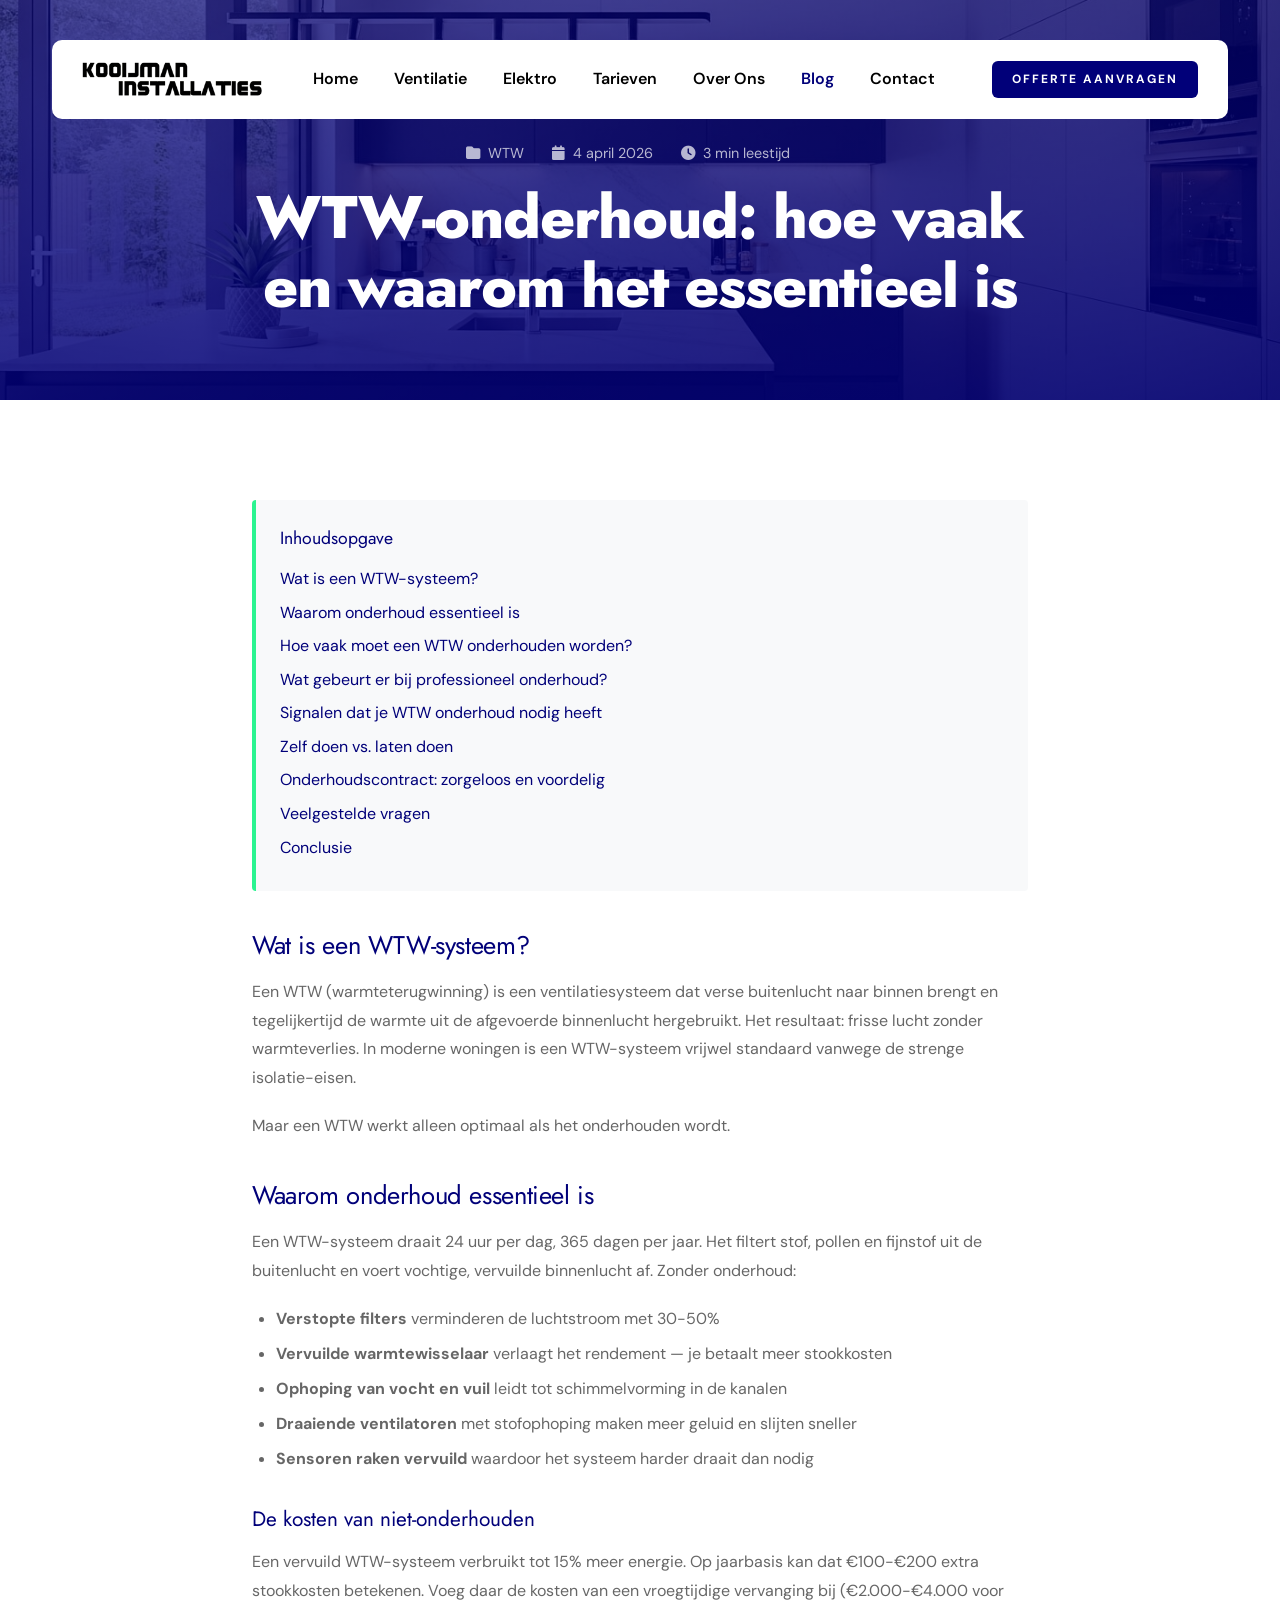
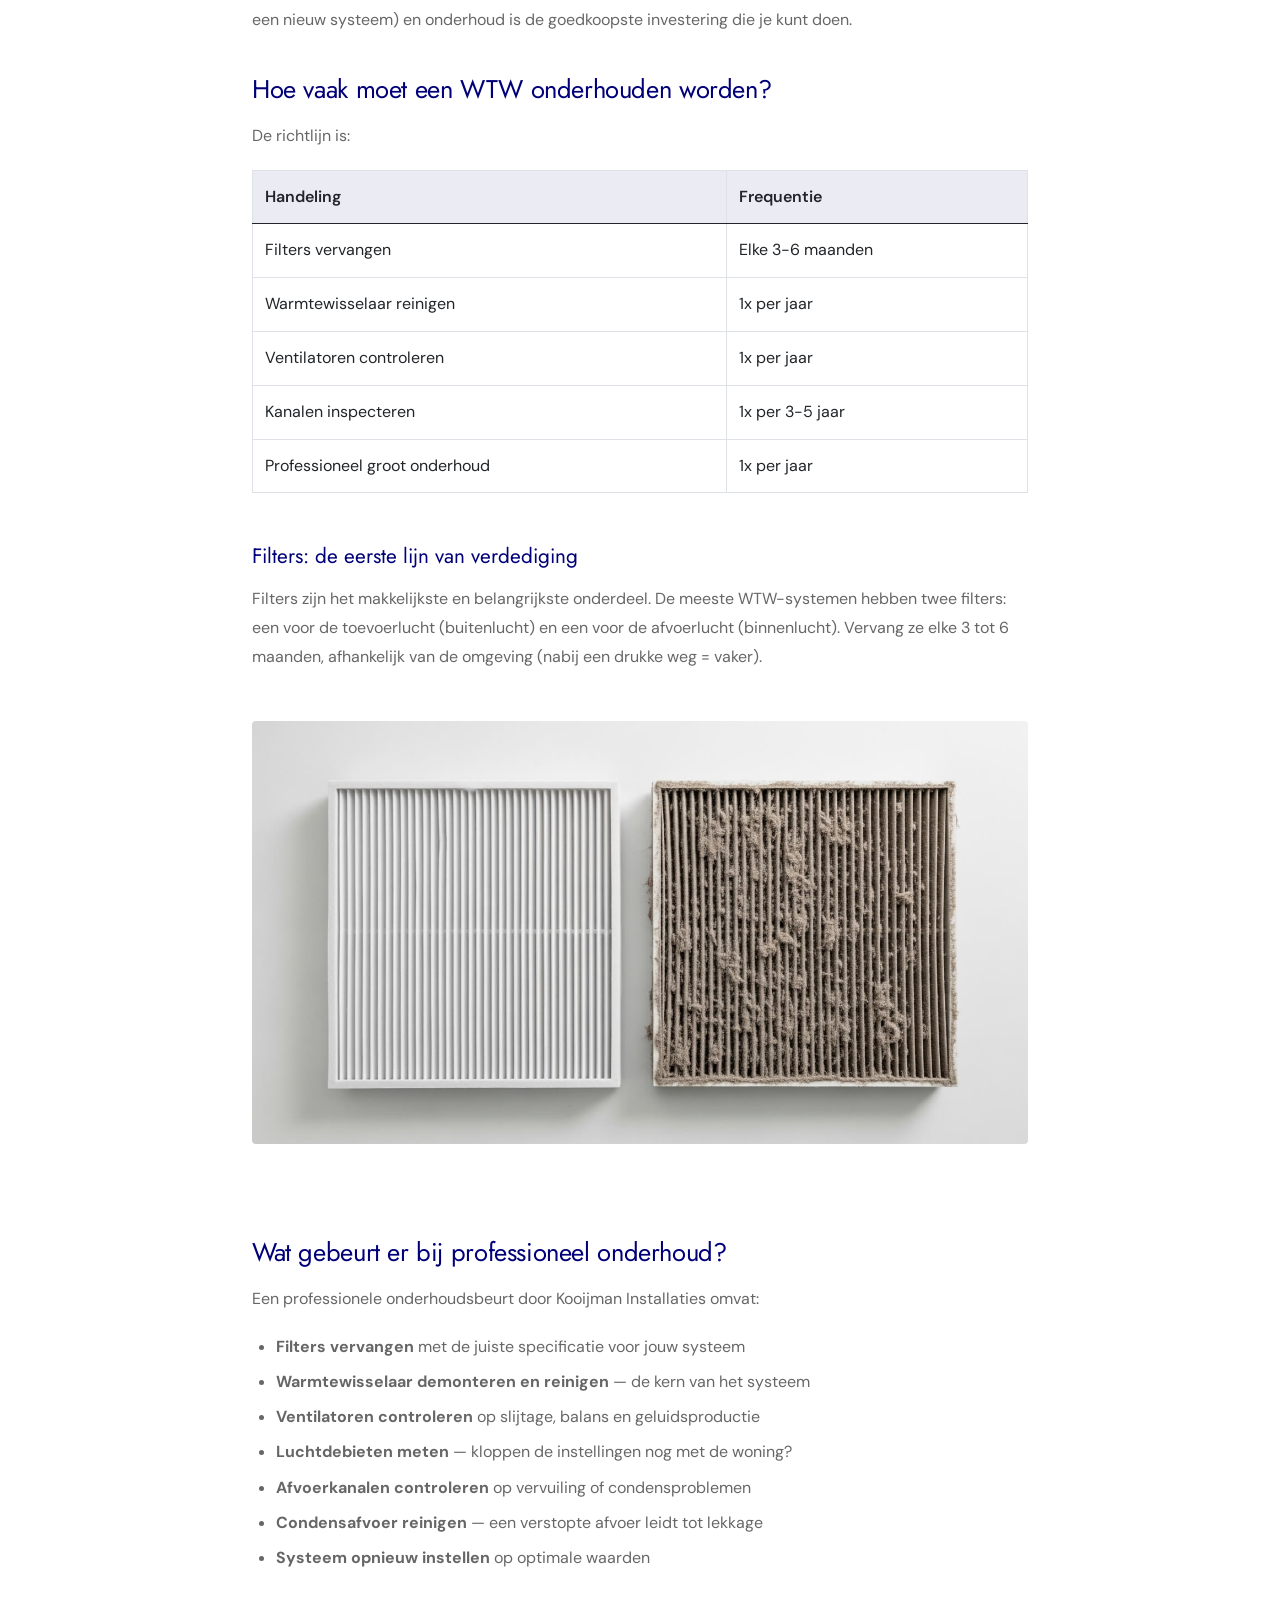
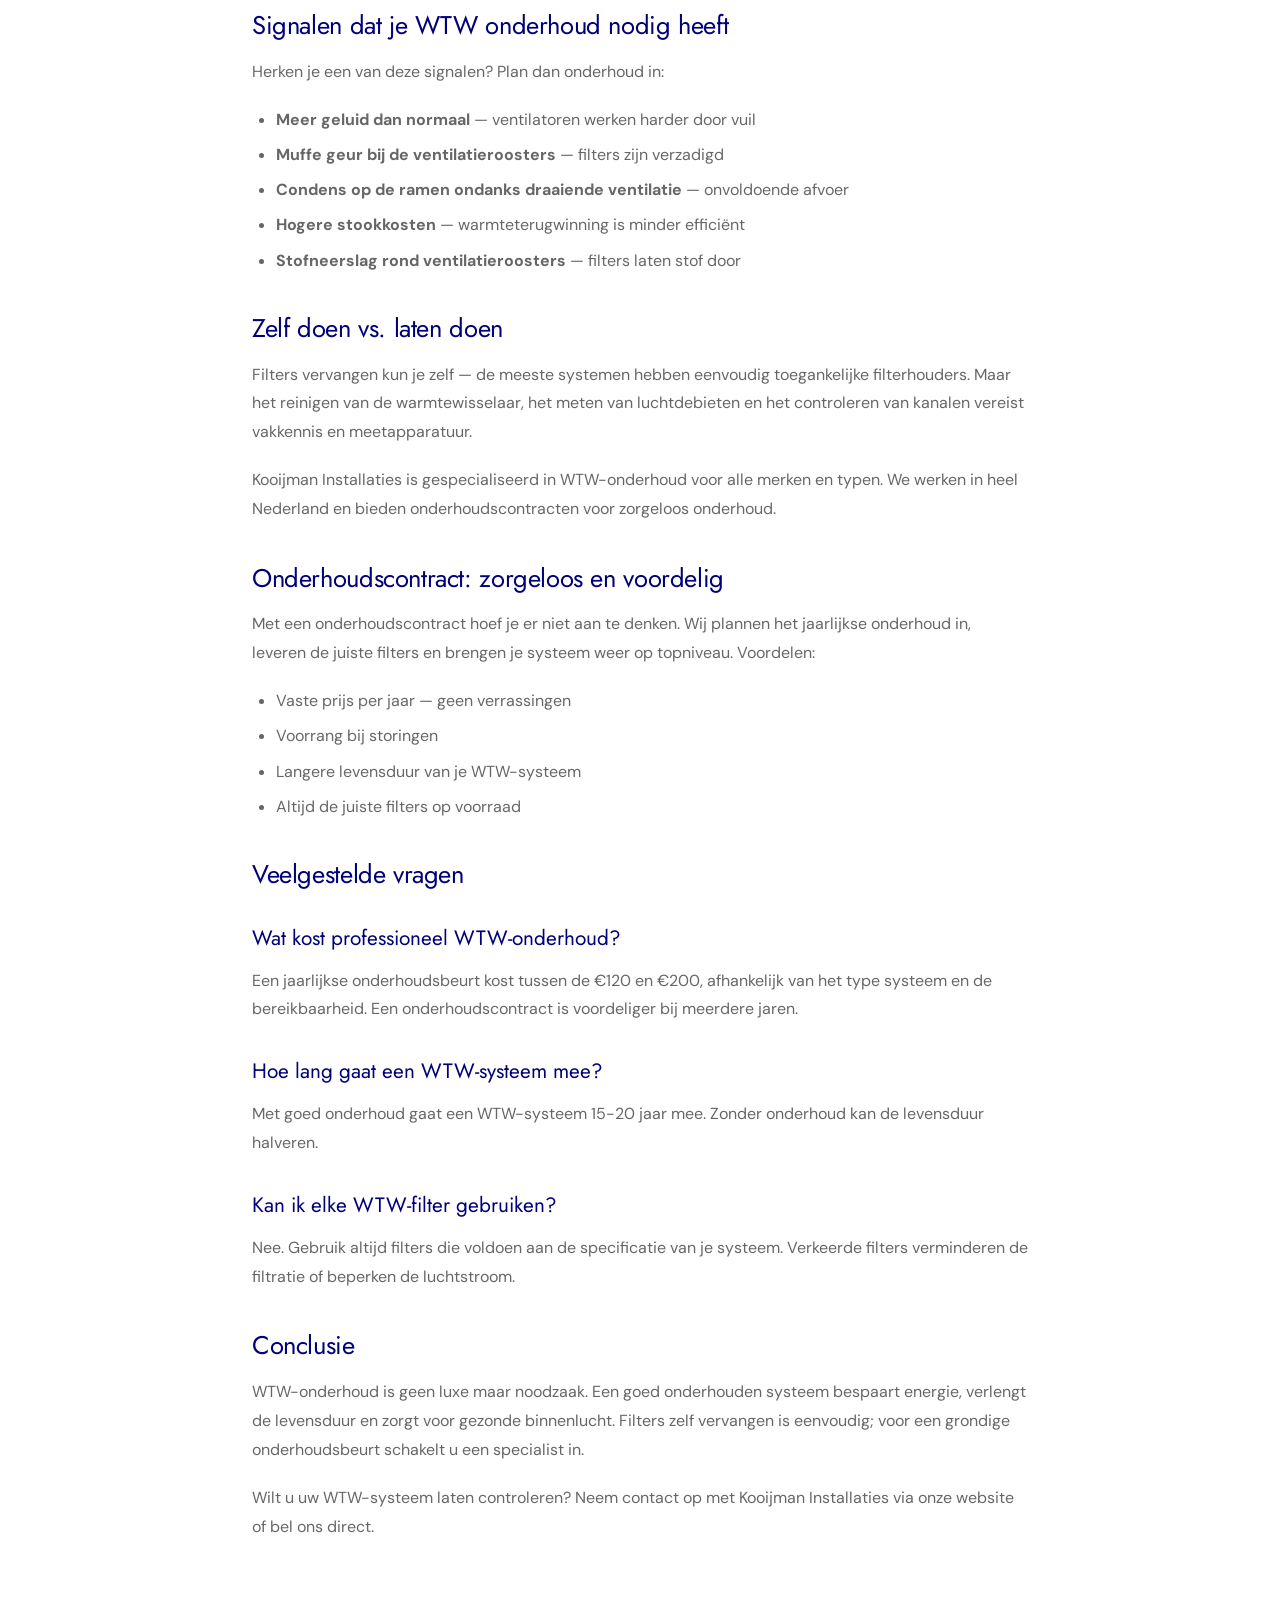
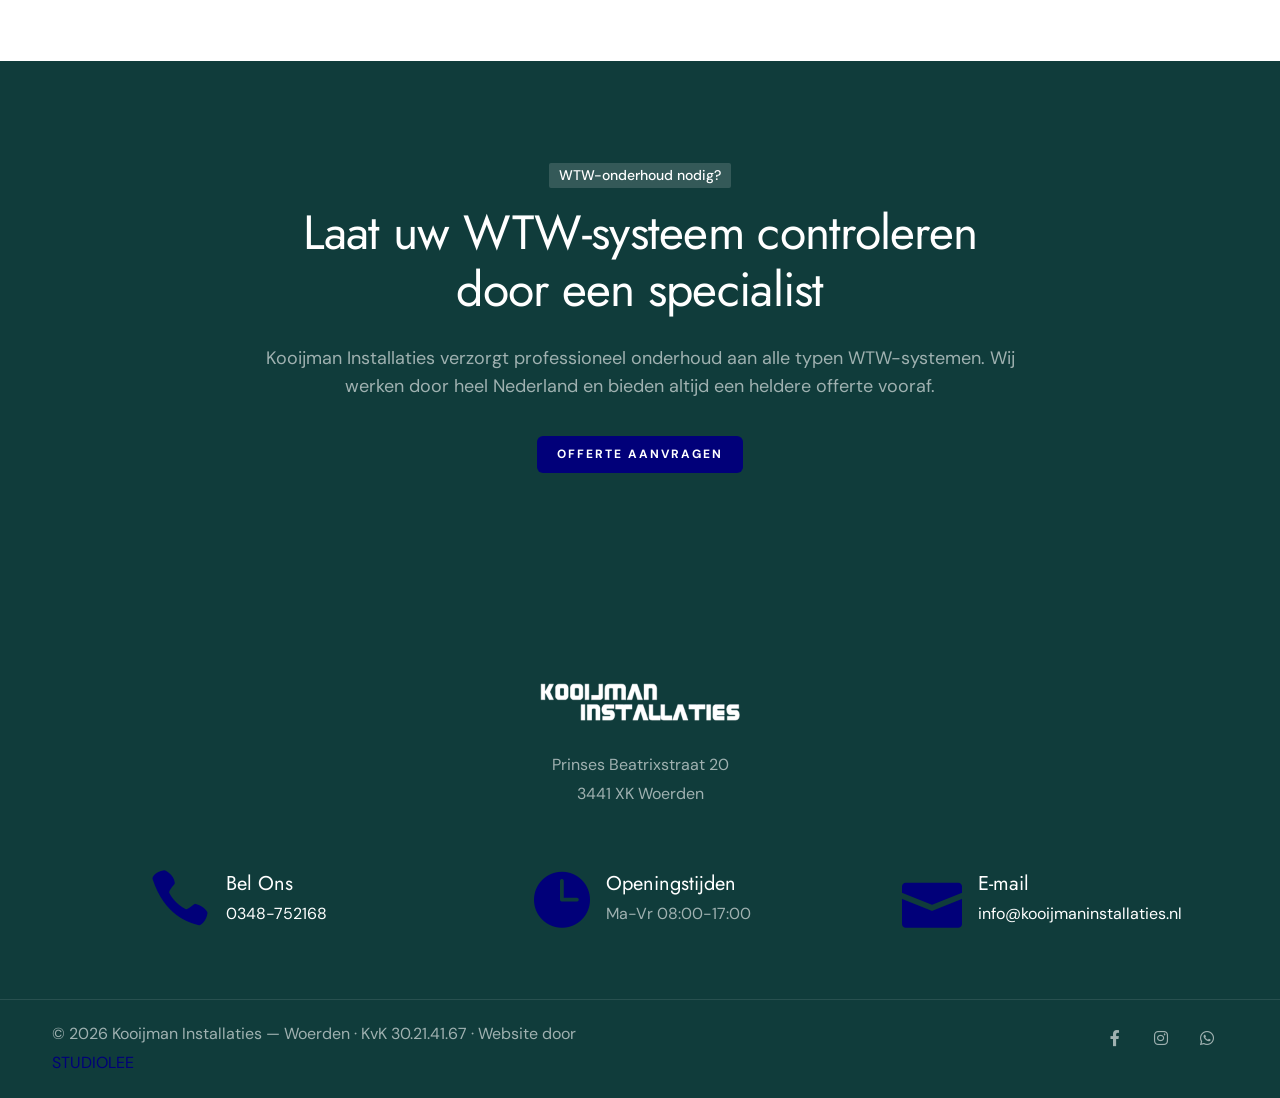
<file: blog/wtw-onderhoud-hoe-vaak-waarom.html>
<!DOCTYPE html>
<html lang="nl">

<head>
    <title>WTW-onderhoud: hoe vaak en waarom het essentieel is | Kooijman Installaties</title>
    <link rel="icon" href="../images/icon.webp" type="image/webp">
    <meta content="text/html;charset=utf-8" http-equiv="Content-Type">
    <meta content="width=device-width, initial-scale=1.0" name="viewport">
    <meta content="Een WTW-systeem zonder onderhoud kost je geld en luchtkwaliteit. Lees wanneer en hoe je een warmteterugwininstallatie moet laten onderhouden." name="description">
    <meta content="wtw, onderhoud, ventilatie, wtw onderhoud hoe vaak waarom" name="keywords">
    <meta content="Kooijman Installaties" name="author">
    <!-- Open Graph -->
    <meta property="og:title" content="WTW-onderhoud: hoe vaak en waarom het essentieel is">
    <meta property="og:description" content="Een WTW-systeem zonder onderhoud kost je geld en luchtkwaliteit. Lees wanneer en hoe je een warmteterugwininstallatie moet laten onderhouden.">
    <meta property="og:type" content="article">
    <meta property="og:url" content="https://kooijmaninstallaties.nl/blog/wtw-onderhoud-hoe-vaak-waarom.html">
    <meta property="og:image" content="https://kooijmaninstallaties.nl/images/blog/wtw-onderhoud-hoe-vaak-waarom.jpg">
    <!-- CSS Files -->
    <link href="../css/bootstrap.min.css" rel="stylesheet" type="text/css" id="bootstrap">
    <link href="../css/plugins.css" rel="stylesheet" type="text/css">
    <link href="../css/swiper.css" rel="stylesheet" type="text/css">
    <link href="../css/style.css" rel="stylesheet" type="text/css">
    <link href="../css/coloring.css" rel="stylesheet" type="text/css">
    <link href="../css/swiper-custom-1.css" rel="stylesheet" type="text/css">
    <link href="../css/datepicker.css" rel="stylesheet" type="text/css">
    <link id="colors" href="../css/colors/scheme-01.css" rel="stylesheet" type="text/css">
    <style>
        :root {
            --primary-color: #010079;
            --primary-color-rgb: 1, 0, 121;
            --secondary-color: #2AF490;
            --secondary-color-rgb: 42, 244, 144;
        }
        #logo .logo-main, #logo .logo-scroll, #logo .logo-mobile { filter: invert(1); }
        footer img, .section-dark img { filter: none !important; }

        /* Blog-specific styles */
        .blog-article h2 { font-size: 1.6rem; margin-top: 2.5rem; margin-bottom: 1rem; color: #010079; }
        .blog-article h3 { font-size: 1.3rem; margin-top: 2rem; margin-bottom: 0.8rem; color: #010079; }
        .blog-article p { line-height: 1.8; margin-bottom: 1.2rem; }
        .blog-article ul, .blog-article ol { margin-bottom: 1.5rem; padding-left: 1.5rem; }
        .blog-article li { margin-bottom: 0.5rem; line-height: 1.7; }
        .blog-article .faq-item { margin-bottom: 1.5rem; }
        .blog-article .faq-item h3 { color: #2AF490; font-size: 1.15rem; }
        .blog-hero { background: linear-gradient(rgba(1,0,121,0.7), rgba(1,0,121,0.85)), url('../images/blog/wtw-onderhoud-hoe-vaak-waarom.jpg') center/cover no-repeat; min-height: 400px; display: flex; align-items: center; }
        .blog-meta { color: rgba(255,255,255,0.7); font-size: 0.9rem; }
        .blog-meta span { margin-right: 1.5rem; }
        .toc-box { background: #f8f9fa; border-left: 4px solid #2AF490; padding: 1.5rem; margin-bottom: 2rem; border-radius: 4px; }
        .toc-box h4 { font-size: 1.1rem; margin-bottom: 0.8rem; color: #010079; }
        .toc-box ul { list-style: none; padding-left: 0; margin-bottom: 0; }
        .toc-box li { margin-bottom: 0.4rem; }
        .toc-box a { color: #010079; text-decoration: none; }
        .toc-box a:hover { color: #2AF490; }
        .highlight-box { background: linear-gradient(135deg, rgba(42, 244, 144,0.08), rgba(1, 0, 121,0.05)); border: 1px solid rgba(42, 244, 144,0.3); padding: 1.5rem; border-radius: 8px; margin: 1.5rem 0; }
        .table-responsive table { width: 100%; }
        .table-responsive th { background: rgba(1, 0, 121,0.08); font-weight: 600; }
        .table-responsive td, .table-responsive th { padding: 0.75rem; border: 1px solid #dee2e6; }
    </style>

    <script type="application/ld+json">
    {
        "@context": "https://schema.org",
        "@type": "FAQPage",
        "mainEntity": [
                {
                        "@type": "Question",
                        "name": "Wat kost professioneel WTW-onderhoud?",
                        "acceptedAnswer": {
                                "@type": "Answer",
                                "text": "Een jaarlijkse onderhoudsbeurt kost tussen de €120 en €200, afhankelijk van het type systeem en de bereikbaarheid. Een onderhoudscontract is voordeliger bij meerdere jaren."
                        }
                },
                {
                        "@type": "Question",
                        "name": "Hoe lang gaat een WTW-systeem mee?",
                        "acceptedAnswer": {
                                "@type": "Answer",
                                "text": "Met goed onderhoud gaat een WTW-systeem 15-20 jaar mee. Zonder onderhoud kan de levensduur halveren."
                        }
                },
                {
                        "@type": "Question",
                        "name": "Kan ik elke WTW-filter gebruiken?",
                        "acceptedAnswer": {
                                "@type": "Answer",
                                "text": "Nee. Gebruik altijd filters die voldoen aan de specificatie van je systeem. Verkeerde filters verminderen de filtratie of beperken de luchtstroom."
                        }
                },
                {
                        "@type": "Question",
                        "name": "Kan ik elke WTW-filter gebruiken?",
                        "acceptedAnswer": {
                                "@type": "Answer",
                                "text": "Nee. Gebruik altijd filters die voldoen aan de specificatie van je systeem. Verkeerde filters verminderen de filtratie of beperken de luchtstroom."
                        }
                }
        ]
}
    </script>

    <script type="application/ld+json">
    {
        "@context": "https://schema.org",
        "@type": "Article",
        "headline": "WTW-onderhoud: hoe vaak en waarom het essentieel is",
        "description": "Een WTW-systeem zonder onderhoud kost je geld en luchtkwaliteit. Lees wanneer en hoe je een warmteterugwininstallatie moet laten onderhouden.",
        "image": "https://kooijmaninstallaties.nl/images/blog/wtw-onderhoud-hoe-vaak-waarom.jpg",
        "author": {
                "@type": "Organization",
                "name": "Kooijman Installaties",
                "url": "https://kooijmaninstallaties.nl"
        },
        "publisher": {
                "@type": "Organization",
                "name": "Kooijman Installaties",
                "logo": {
                        "@type": "ImageObject",
                        "url": "https://kooijmaninstallaties.nl/images/logo.webp"
                }
        },
        "datePublished": "2026-04-04",
        "dateModified": "2026-04-04"
}
    </script>
</head>

<body>

    <div id="wrapper">

        <div class="float-text show-on-scroll"><span><a href="#">Naar boven</a></span></div>
        <div class="scrollbar-v show-on-scroll"></div>
        <div id="de-loader"></div>

        <header class="transparent header-light header-float">
            <div class="container">
                <div class="row">
                    <div class="col-md-12">
                        <div class="header-inner">
                            <div class="de-flex">
                                <div class="de-flex-col">
                                    <div id="logo">
                                        <a href="/">
                                            <img class="logo-main" src="../images/logo-black.webp" alt="Kooijman Installaties">
                                            <img class="logo-scroll" src="../images/logo-black.webp" alt="Kooijman Installaties">
                                            <img class="logo-mobile" src="../images/logo-black.webp" alt="Kooijman Installaties">
                                        </a>
                                    </div>
                                </div>
                                <div class="de-flex-col">
                                    <div class="de-flex-col header-col-mid">
                                        <ul id="mainmenu">
                                            <li><a class="menu-item" href="/">Home</a></li>
                                            <li><a class="menu-item" href="/ventilatie">Ventilatie</a></li>
                                            <li><a class="menu-item" href="/elektro">Elektro</a></li>
                                            <li><a class="menu-item" href="/tarieven">Tarieven</a></li>
                                            <li><a class="menu-item" href="/over-ons">Over Ons</a></li>
                                            <li><a class="menu-item active" href="/blog">Blog</a></li>
                                            <li><a class="menu-item" href="/contact">Contact</a></li>
                                        </ul>
                                    </div>
                                </div>
                                <div class="de-flex-col">
                                    <a class="btn-main fx-slide w-100" href="/contact"><span>Offerte Aanvragen</span></a>
                                    <div class="menu_side_area"><span id="menu-btn"></span></div>
                                </div>
                            </div>
                        </div>
                    </div>
                </div>
            </div>
        </header>

        <!-- HERO SECTION -->
        <section class="blog-hero text-light no-top no-bottom">
            <div class="container">
                <div class="spacer-double"></div>
                <div class="spacer-double"></div>
                <div class="row justify-content-center">
                    <div class="col-lg-8 text-center">
                        <div class="blog-meta mb-3">
                            <span><i class="fa-solid fa-folder me-1"></i> WTW</span>
                            <span><i class="fa-solid fa-calendar me-1"></i> 4 april 2026</span>
                            <span><i class="fa-solid fa-clock me-1"></i> 3 min leestijd</span>
                        </div>
                        <h1 class="mb-0" style="font-weight: 800;">WTW-onderhoud: hoe vaak en waarom het essentieel is</h1>
                    </div>
                </div>
                <div class="spacer-double"></div>
            </div>
        </section>

        <!-- ARTICLE BODY -->
        <section>
            <div class="container">
                <div class="row justify-content-center">
                    <div class="col-lg-8 blog-article">

                        <div class="toc-box">
                            <h4>Inhoudsopgave</h4>
                            <ul>
                                <li><a href="#wat-is-een-wtw-systeem">Wat is een WTW-systeem?</a></li>
                                <li><a href="#waarom-onderhoud-essentieel-is">Waarom onderhoud essentieel is</a></li>
                                <li><a href="#hoe-vaak-moet-een-wtw-onderhouden-worden">Hoe vaak moet een WTW onderhouden worden?</a></li>
                                <li><a href="#wat-gebeurt-er-bij-professioneel-onderhoud">Wat gebeurt er bij professioneel onderhoud?</a></li>
                                <li><a href="#signalen-dat-je-wtw-onderhoud-nodig-heeft">Signalen dat je WTW onderhoud nodig heeft</a></li>
                                <li><a href="#zelf-doen-vs-laten-doen">Zelf doen vs. laten doen</a></li>
                                <li><a href="#onderhoudscontract-zorgeloos-en-voordelig">Onderhoudscontract: zorgeloos en voordelig</a></li>
                                <li><a href="#veelgestelde-vragen">Veelgestelde vragen</a></li>
                                <li><a href="#conclusie">Conclusie</a></li>
                            </ul>
                        </div>

                        <h2 id="wat-is-een-wtw-systeem">Wat is een WTW-systeem?</h2>
                        <p>Een WTW (warmteterugwinning) is een ventilatiesysteem dat verse buitenlucht naar binnen brengt en tegelijkertijd de warmte uit de afgevoerde binnenlucht hergebruikt. Het resultaat: frisse lucht zonder warmteverlies. In moderne woningen is een WTW-systeem vrijwel standaard vanwege de strenge isolatie-eisen.</p>
                        <p>Maar een WTW werkt alleen optimaal als het onderhouden wordt.</p>
                        <h2 id="waarom-onderhoud-essentieel-is">Waarom onderhoud essentieel is</h2>
                        <p>Een WTW-systeem draait 24 uur per dag, 365 dagen per jaar. Het filtert stof, pollen en fijnstof uit de buitenlucht en voert vochtige, vervuilde binnenlucht af. Zonder onderhoud:</p>
                        <ul>
                            <li><strong>Verstopte filters</strong> verminderen de luchtstroom met 30-50%</li>
                            <li><strong>Vervuilde warmtewisselaar</strong> verlaagt het rendement &mdash; je betaalt meer stookkosten</li>
                            <li><strong>Ophoping van vocht en vuil</strong> leidt tot schimmelvorming in de kanalen</li>
                            <li><strong>Draaiende ventilatoren</strong> met stofophoping maken meer geluid en slijten sneller</li>
                            <li><strong>Sensoren raken vervuild</strong> waardoor het systeem harder draait dan nodig</li>
                        </ul>
                        <h3 id="de-kosten-van-niet-onderhouden">De kosten van niet-onderhouden</h3>
                        <p>Een vervuild WTW-systeem verbruikt tot 15% meer energie. Op jaarbasis kan dat €100-€200 extra stookkosten betekenen. Voeg daar de kosten van een vroegtijdige vervanging bij (€2.000-€4.000 voor een nieuw systeem) en onderhoud is de goedkoopste investering die je kunt doen.</p>
                        <h2 id="hoe-vaak-moet-een-wtw-onderhouden-worden">Hoe vaak moet een WTW onderhouden worden?</h2>
                        <p>De richtlijn is:</p>
                        <div class="table-responsive mb-4"><table class="table table-bordered"><thead><tr><th>Handeling</th><th>Frequentie</th></tr></thead><tbody><tr><td>Filters vervangen</td><td>Elke 3-6 maanden</td></tr><tr><td>Warmtewisselaar reinigen</td><td>1x per jaar</td></tr><tr><td>Ventilatoren controleren</td><td>1x per jaar</td></tr><tr><td>Kanalen inspecteren</td><td>1x per 3-5 jaar</td></tr><tr><td>Professioneel groot onderhoud</td><td>1x per jaar</td></tr></tbody></table></div>
                        <h3 id="filters-de-eerste-lijn-van-verdediging">Filters: de eerste lijn van verdediging</h3>
                        <p>Filters zijn het makkelijkste en belangrijkste onderdeel. De meeste WTW-systemen hebben twee filters: een voor de toevoerlucht (buitenlucht) en een voor de afvoerlucht (binnenlucht). Vervang ze elke 3 tot 6 maanden, afhankelijk van de omgeving (nabij een drukke weg = vaker).</p>
                        <div class="spacer-single"></div>
                        <img src="../images/blog/wtw-onderhoud-hoe-vaak-waarom-2.jpg" alt="Schoon vs vuil ventilatiefilter naast elkaar" class="img-fluid mb-4 rounded" style="width:100%;">
                        <div class="spacer-single"></div>
                        <h2 id="wat-gebeurt-er-bij-professioneel-onderhoud">Wat gebeurt er bij professioneel onderhoud?</h2>
                        <p>Een professionele onderhoudsbeurt door Kooijman Installaties omvat:</p>
                        <ul>
                            <li><strong>Filters vervangen</strong> met de juiste specificatie voor jouw systeem</li>
                            <li><strong>Warmtewisselaar demonteren en reinigen</strong> &mdash; de kern van het systeem</li>
                            <li><strong>Ventilatoren controleren</strong> op slijtage, balans en geluidsproductie</li>
                            <li><strong>Luchtdebieten meten</strong> &mdash; kloppen de instellingen nog met de woning?</li>
                            <li><strong>Afvoerkanalen controleren</strong> op vervuiling of condensproblemen</li>
                            <li><strong>Condensafvoer reinigen</strong> &mdash; een verstopte afvoer leidt tot lekkage</li>
                            <li><strong>Systeem opnieuw instellen</strong> op optimale waarden</li>
                        </ul>
                        <h2 id="signalen-dat-je-wtw-onderhoud-nodig-heeft">Signalen dat je WTW onderhoud nodig heeft</h2>
                        <p>Herken je een van deze signalen? Plan dan onderhoud in:</p>
                        <ul>
                            <li><strong>Meer geluid dan normaal</strong> &mdash; ventilatoren werken harder door vuil</li>
                            <li><strong>Muffe geur bij de ventilatieroosters</strong> &mdash; filters zijn verzadigd</li>
                            <li><strong>Condens op de ramen ondanks draaiende ventilatie</strong> &mdash; onvoldoende afvoer</li>
                            <li><strong>Hogere stookkosten</strong> &mdash; warmteterugwinning is minder efficiënt</li>
                            <li><strong>Stofneerslag rond ventilatieroosters</strong> &mdash; filters laten stof door</li>
                        </ul>
                        <h2 id="zelf-doen-vs-laten-doen">Zelf doen vs. laten doen</h2>
                        <p>Filters vervangen kun je zelf &mdash; de meeste systemen hebben eenvoudig toegankelijke filterhouders. Maar het reinigen van de warmtewisselaar, het meten van luchtdebieten en het controleren van kanalen vereist vakkennis en meetapparatuur.</p>
                        <p>Kooijman Installaties is gespecialiseerd in WTW-onderhoud voor alle merken en typen. We werken in heel Nederland en bieden onderhoudscontracten voor zorgeloos onderhoud.</p>
                        <h2 id="onderhoudscontract-zorgeloos-en-voordelig">Onderhoudscontract: zorgeloos en voordelig</h2>
                        <p>Met een onderhoudscontract hoef je er niet aan te denken. Wij plannen het jaarlijkse onderhoud in, leveren de juiste filters en brengen je systeem weer op topniveau. Voordelen:</p>
                        <ul>
                            <li>Vaste prijs per jaar &mdash; geen verrassingen</li>
                            <li>Voorrang bij storingen</li>
                            <li>Langere levensduur van je WTW-systeem</li>
                            <li>Altijd de juiste filters op voorraad</li>
                        </ul>
                        <h2 id="veelgestelde-vragen">Veelgestelde vragen</h2>
                        <h3 id="wat-kost-professioneel-wtw-onderhoud">Wat kost professioneel WTW-onderhoud?</h3>
                        <p>Een jaarlijkse onderhoudsbeurt kost tussen de €120 en €200, afhankelijk van het type systeem en de bereikbaarheid. Een onderhoudscontract is voordeliger bij meerdere jaren.</p>
                        <h3 id="hoe-lang-gaat-een-wtw-systeem-mee">Hoe lang gaat een WTW-systeem mee?</h3>
                        <p>Met goed onderhoud gaat een WTW-systeem 15-20 jaar mee. Zonder onderhoud kan de levensduur halveren.</p>
                        <h3 id="kan-ik-elke-wtw-filter-gebruiken">Kan ik elke WTW-filter gebruiken?</h3>
                        <p>Nee. Gebruik altijd filters die voldoen aan de specificatie van je systeem. Verkeerde filters verminderen de filtratie of beperken de luchtstroom.</p>
                        <h2 id="conclusie">Conclusie</h2>
                        <p>WTW-onderhoud is geen luxe maar noodzaak. Een goed onderhouden systeem bespaart energie, verlengt de levensduur en zorgt voor gezonde binnenlucht. Filters zelf vervangen is eenvoudig; voor een grondige onderhoudsbeurt schakelt u een specialist in.</p>
                        <p>Wilt u uw WTW-systeem laten controleren? Neem contact op met Kooijman Installaties via onze website of bel ons direct.</p>

                    </div>
                </div>
            </div>
        </section>

        <!-- CTA SECTION -->
        <section class="bg-dark section-dark text-light">
            <div class="container">
                <div class="row justify-content-center text-center">
                    <div class="col-lg-8">
                        <div class="subtitle s2 mb-3">WTW-onderhoud nodig?</div>
                        <h2>Laat uw WTW-systeem controleren door een specialist</h2>
                        <p class="fs-18">Kooijman Installaties verzorgt professioneel onderhoud aan alle typen WTW-systemen. Wij werken door heel Nederland en bieden altijd een heldere offerte vooraf.</p>
                        <div class="spacer-half"></div>
                        <a class="btn-main fx-slide" href="/contact"><span>Offerte Aanvragen</span></a>
                    </div>
                </div>
            </div>
        </section>

    </div>

    <footer class="section-dark">
        <div class="container">
            <div class="row gx-5 justify-content-center">
                <div class="col-lg-8">
                    <div class="text-center">
                        <img src="../images/logo.webp" class="w-200px" alt="Kooijman Installaties">
                        <div class="spacer-single"></div>
                        <div class="fs-16">Prinses Beatrixstraat 20<br>3441 XK Woerden</div>
                    </div>
                </div>
            </div>
            <div class="spacer-double"></div>
            <div class="row g-4">
                <div class="col-lg-4 col-md-6 mb-sm-30">
                    <div class="d-flex justify-content-center">
                        <i class="fs-60 id-color icon_phone"></i>
                        <div class="ms-3"><h4 class="mb-0">Bel Ons</h4><p><a href="tel:0348752168" class="text-white">0348-752168</a></p></div>
                    </div>
                </div>
                <div class="col-lg-4 col-md-6 mb-sm-30">
                    <div class="d-flex justify-content-center">
                        <i class="fs-60 id-color icon_clock"></i>
                        <div class="ms-3"><h4 class="mb-0">Openingstijden</h4><p>Ma-Vr 08:00-17:00</p></div>
                    </div>
                </div>
                <div class="col-lg-4 col-md-6 mb-sm-30">
                    <div class="d-flex justify-content-center">
                        <i class="fs-60 id-color icon_mail"></i>
                        <div class="ms-3"><h4 class="mb-0">E-mail</h4><p><a href="mailto:info@kooijmaninstallaties.nl" class="text-white">info@kooijmaninstallaties.nl</a></p></div>
                    </div>
                </div>
            </div>
        </div>
        <div class="subfooter">
            <div class="container">
                <div class="row">
                    <div class="col-md-6">&copy; 2026 Kooijman Installaties &mdash; Woerden &middot; KvK 30.21.41.67 &middot; Website door <a href="https://www.studiolee.nl" target="_blank" rel="noopener" class="id-color">STUDIOLEE</a></div>
                    <div class="col-md-6 text-md-end">
                        <div class="social-icons mb-sm-30 text-center">
                            <a href="#"><i class="fa-brands fa-facebook-f"></i></a>
                            <a href="#"><i class="fa-brands fa-instagram"></i></a>
                            <a href="#"><i class="fa-brands fa-whatsapp"></i></a>
                        </div>
                    </div>
                </div>
            </div>
        </div>
    </footer>

    <script src="../js/vendors.js"></script>
    <script src="../js/designesia.js"></script>

</body>

</html>
</file>
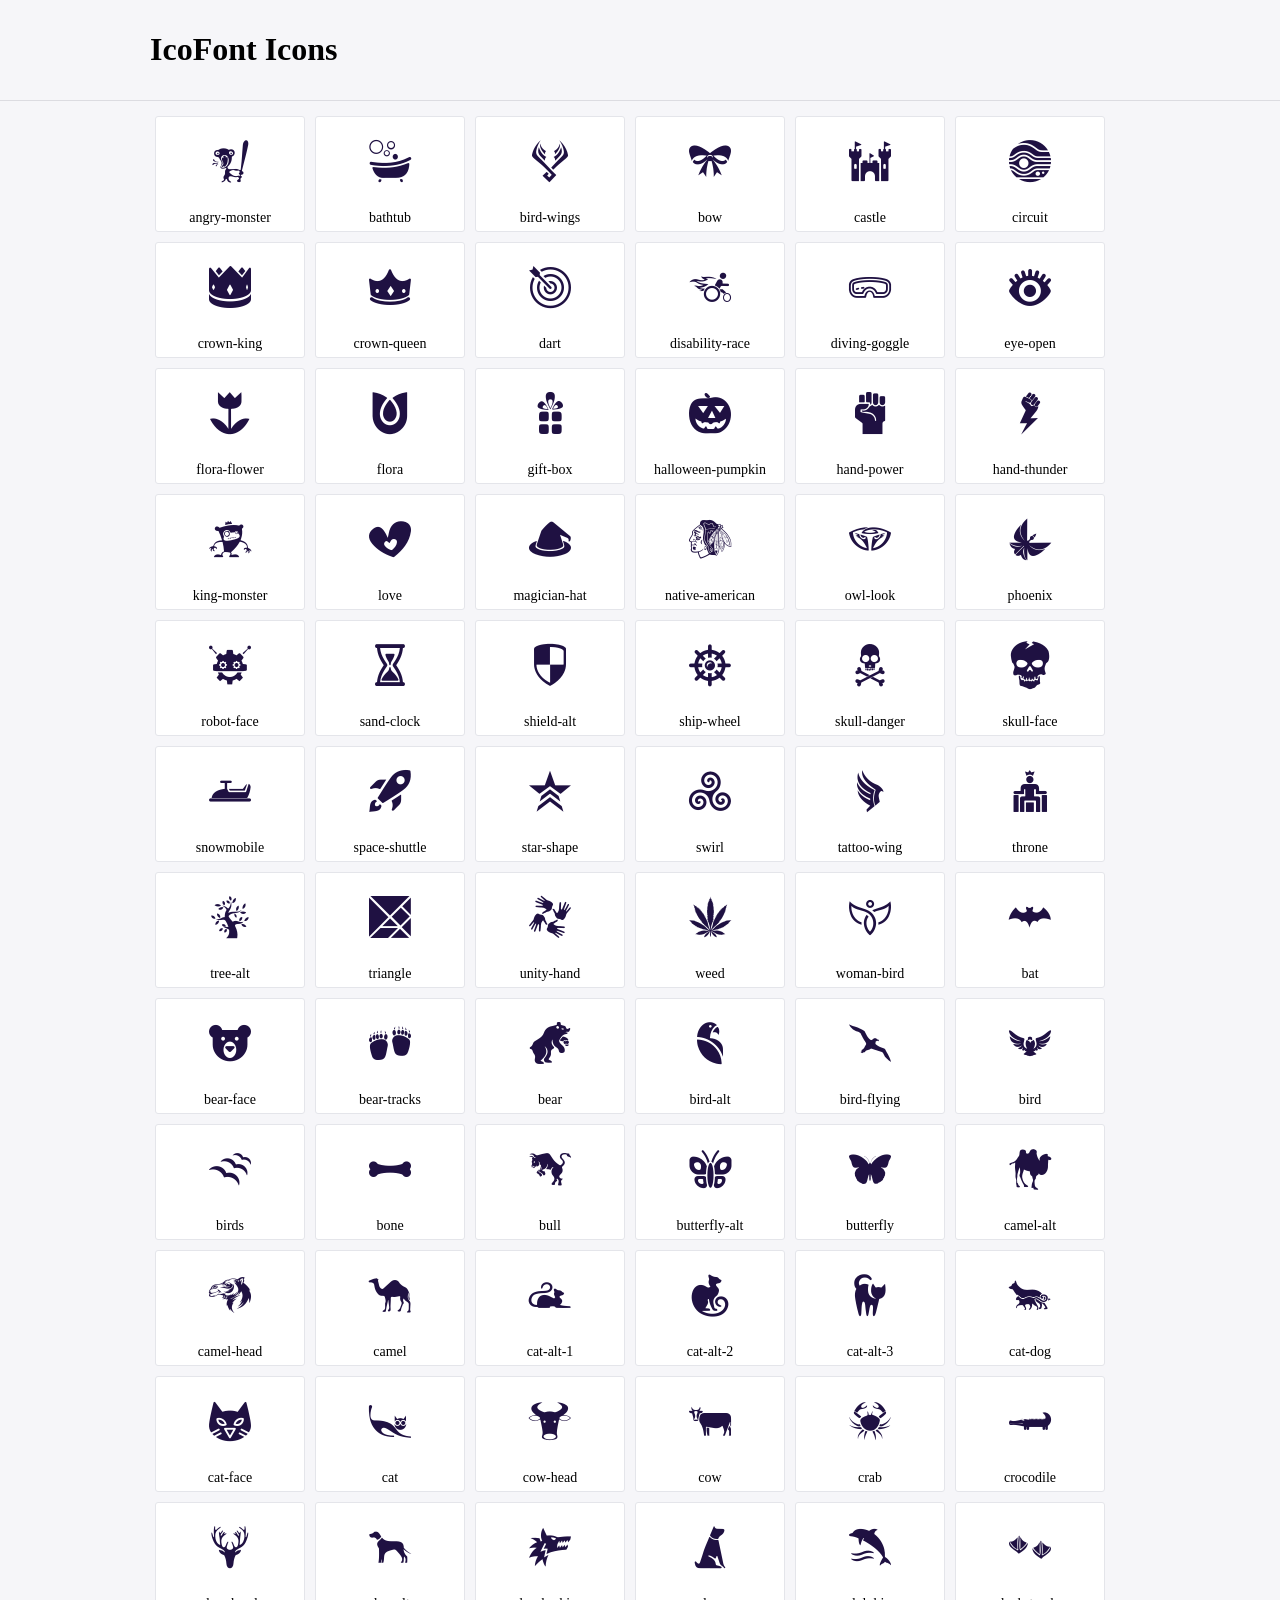
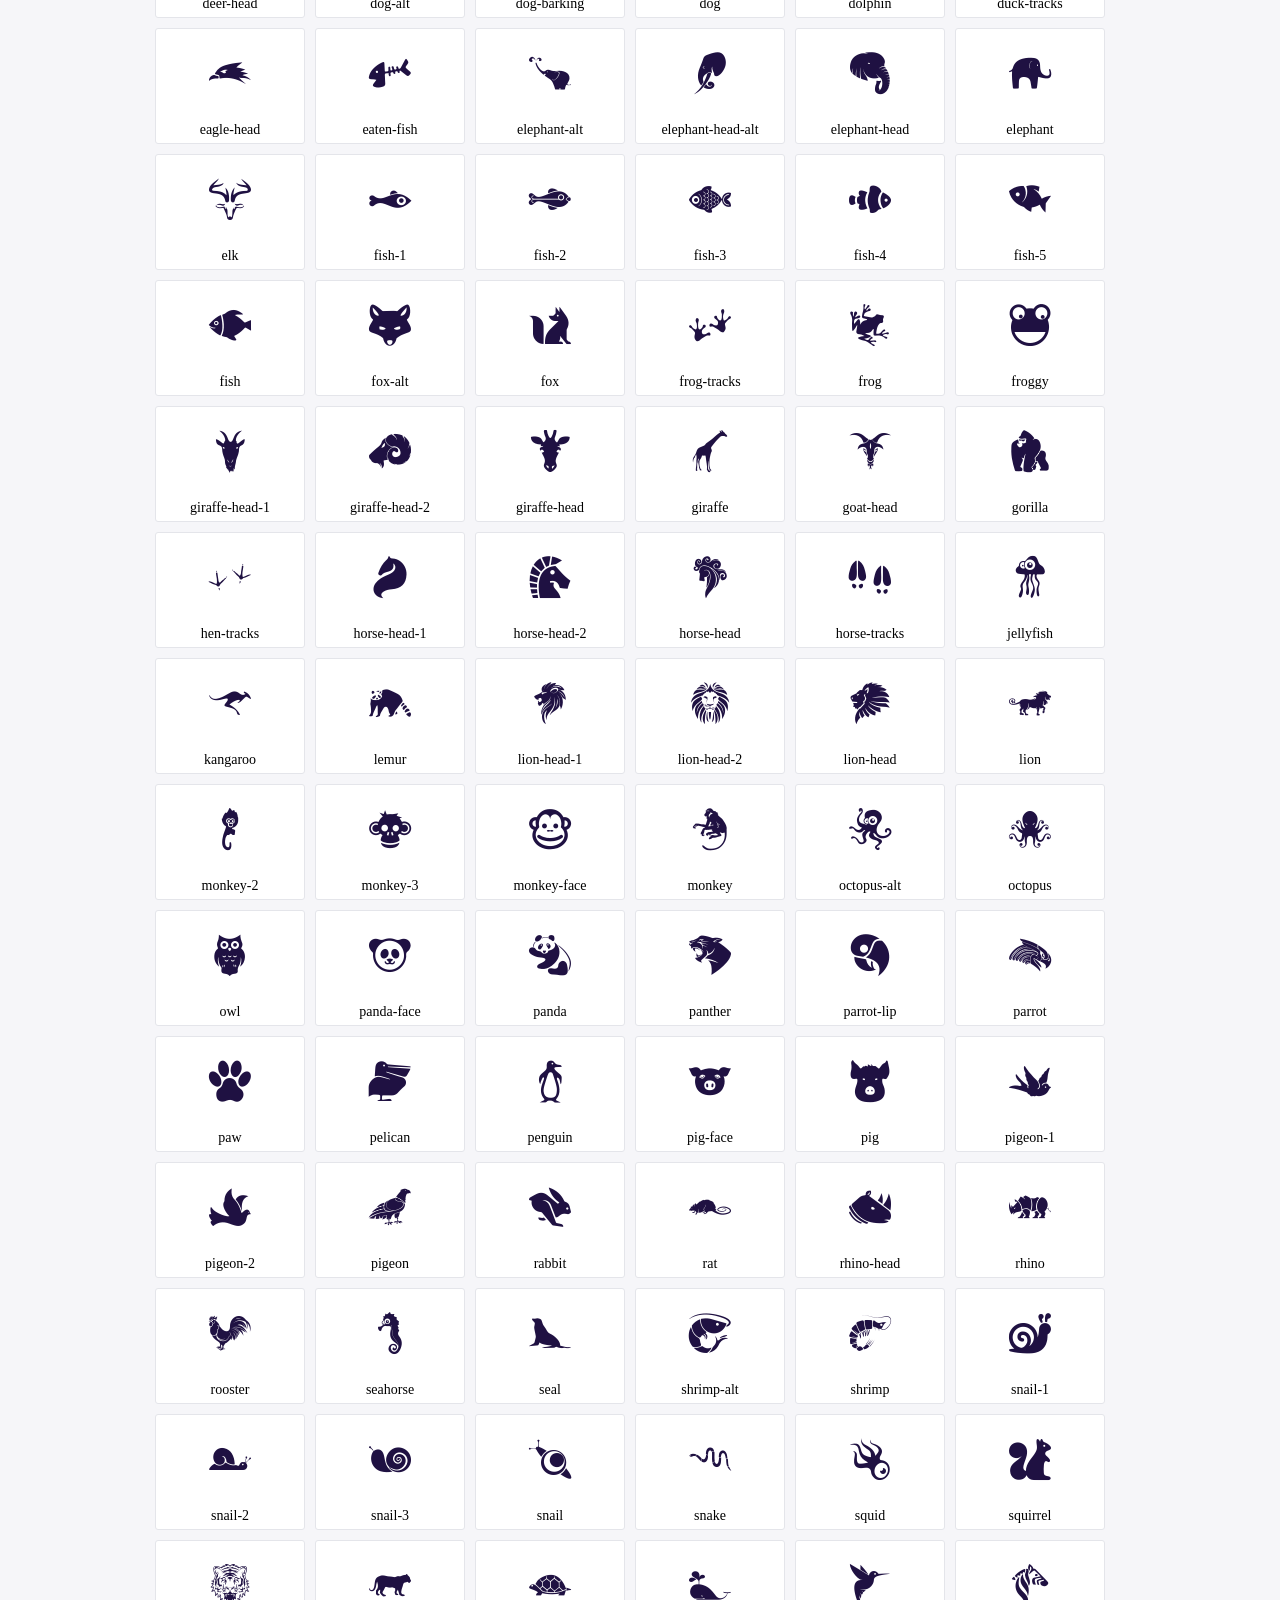
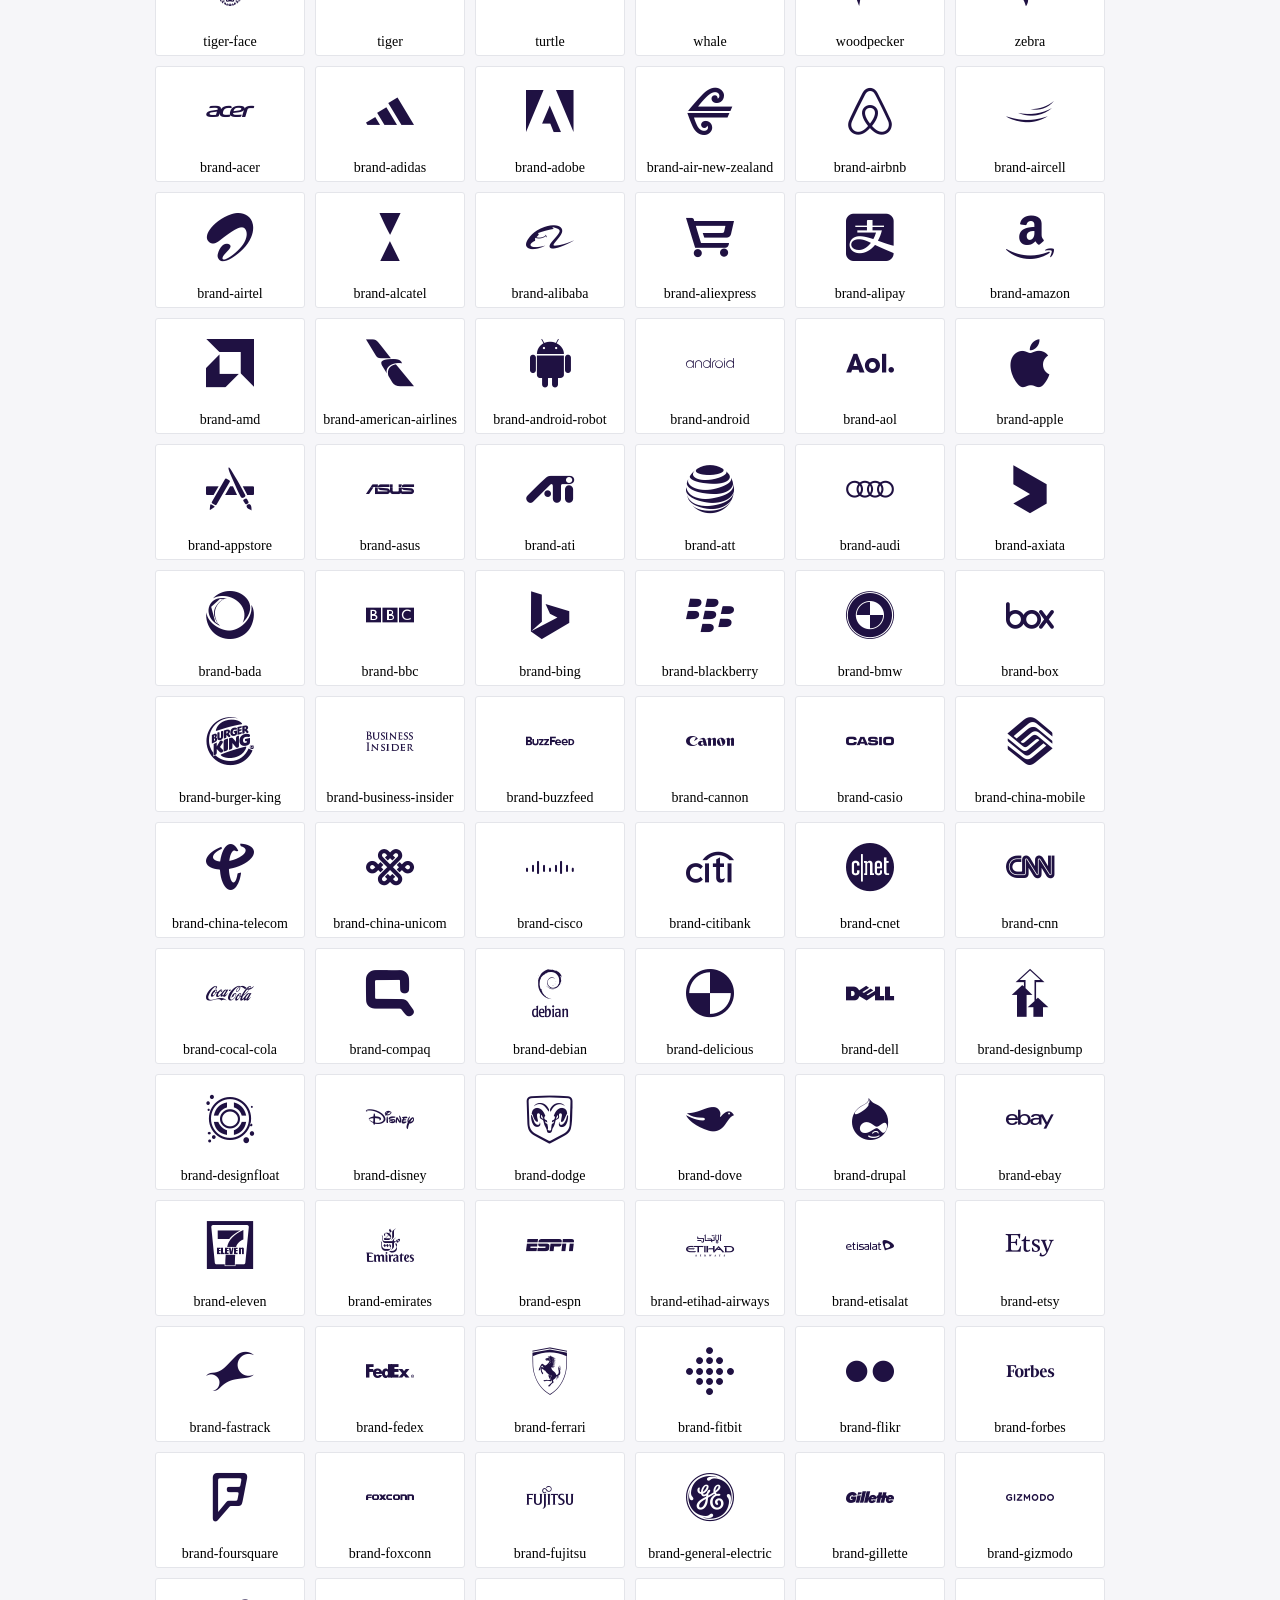
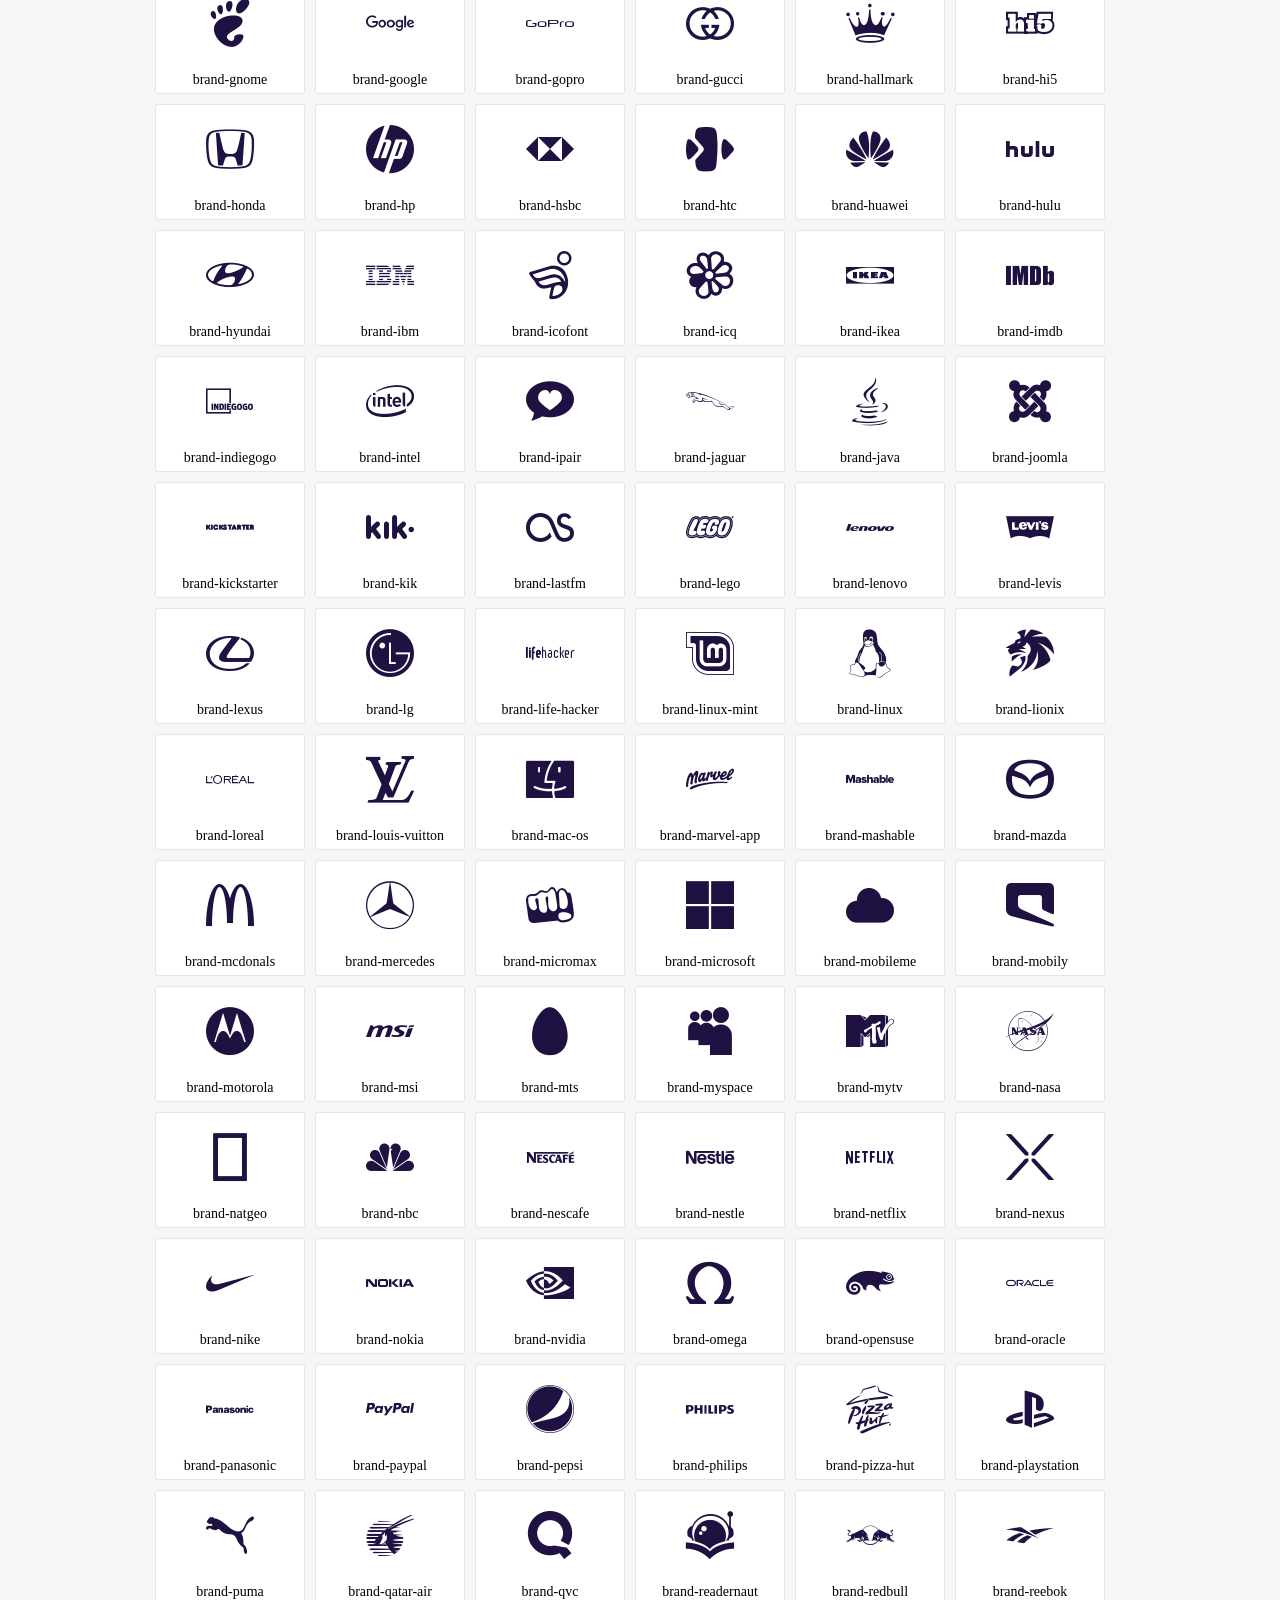
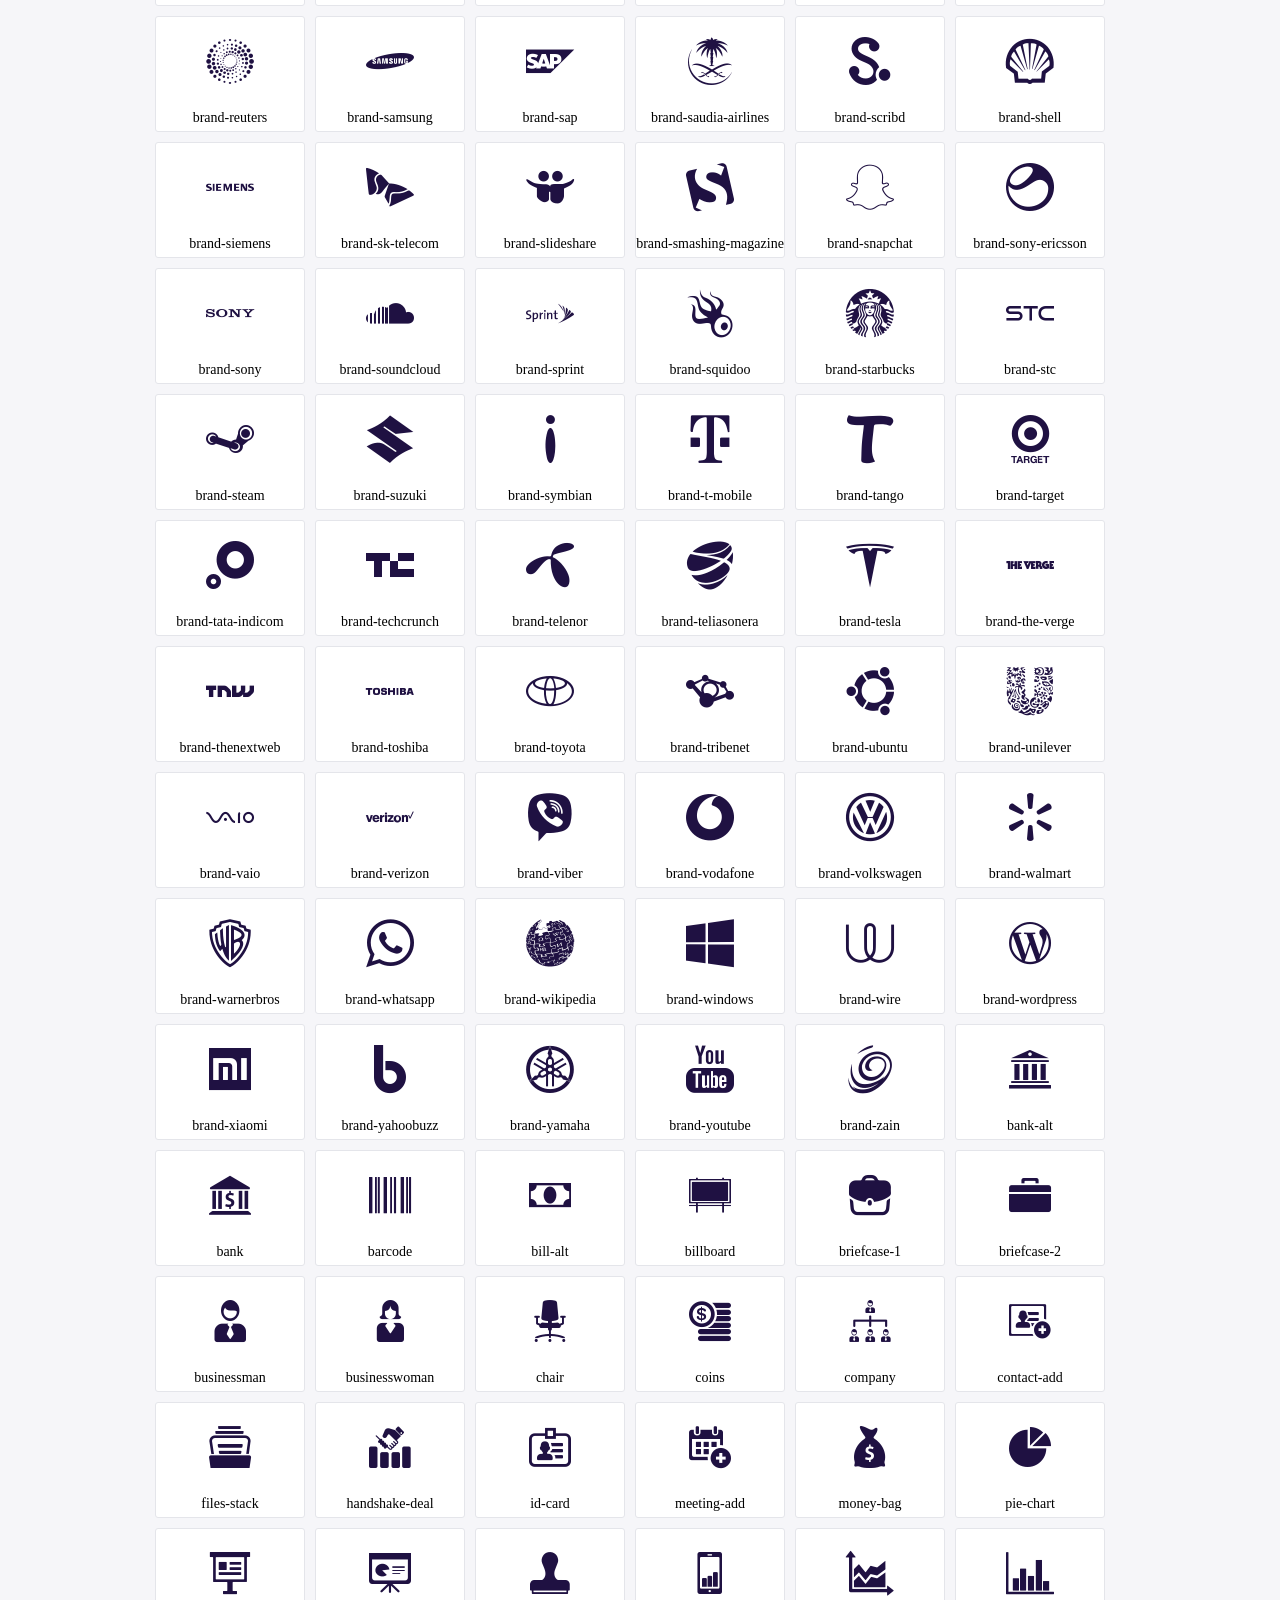
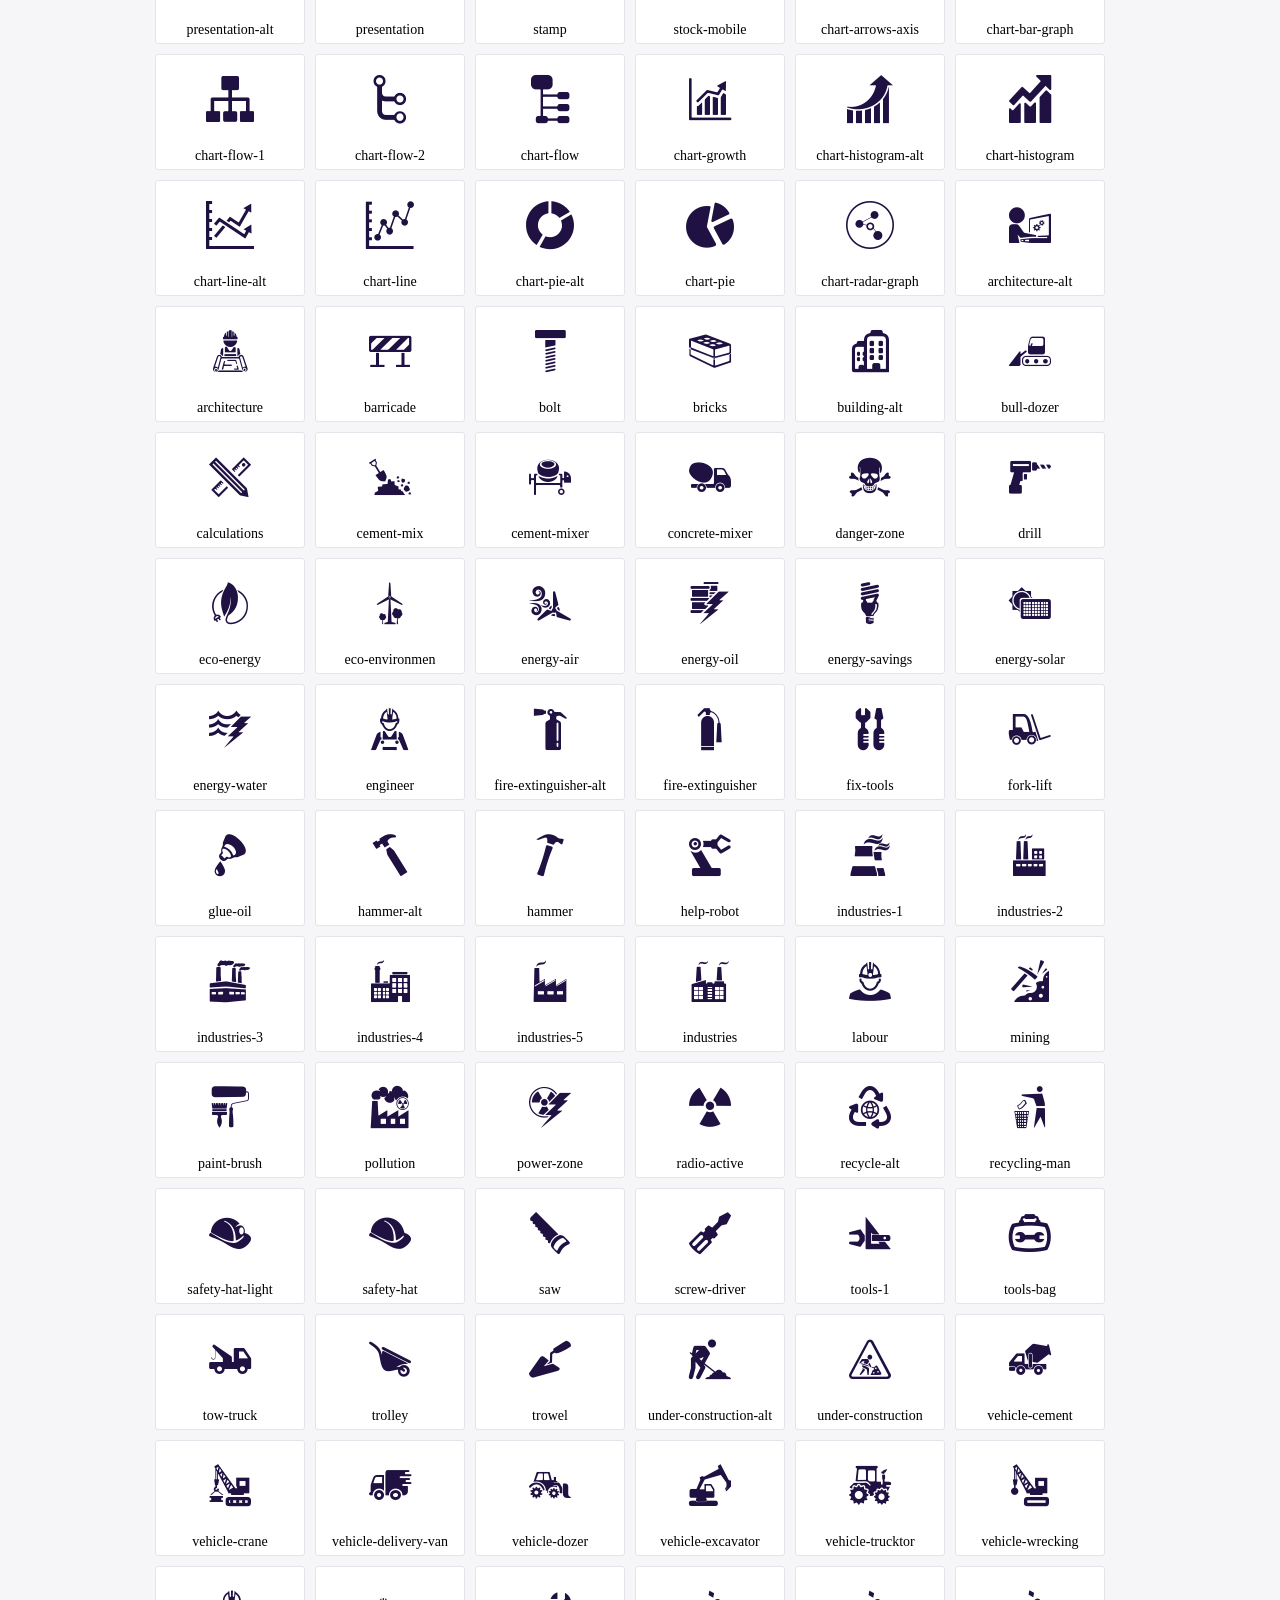
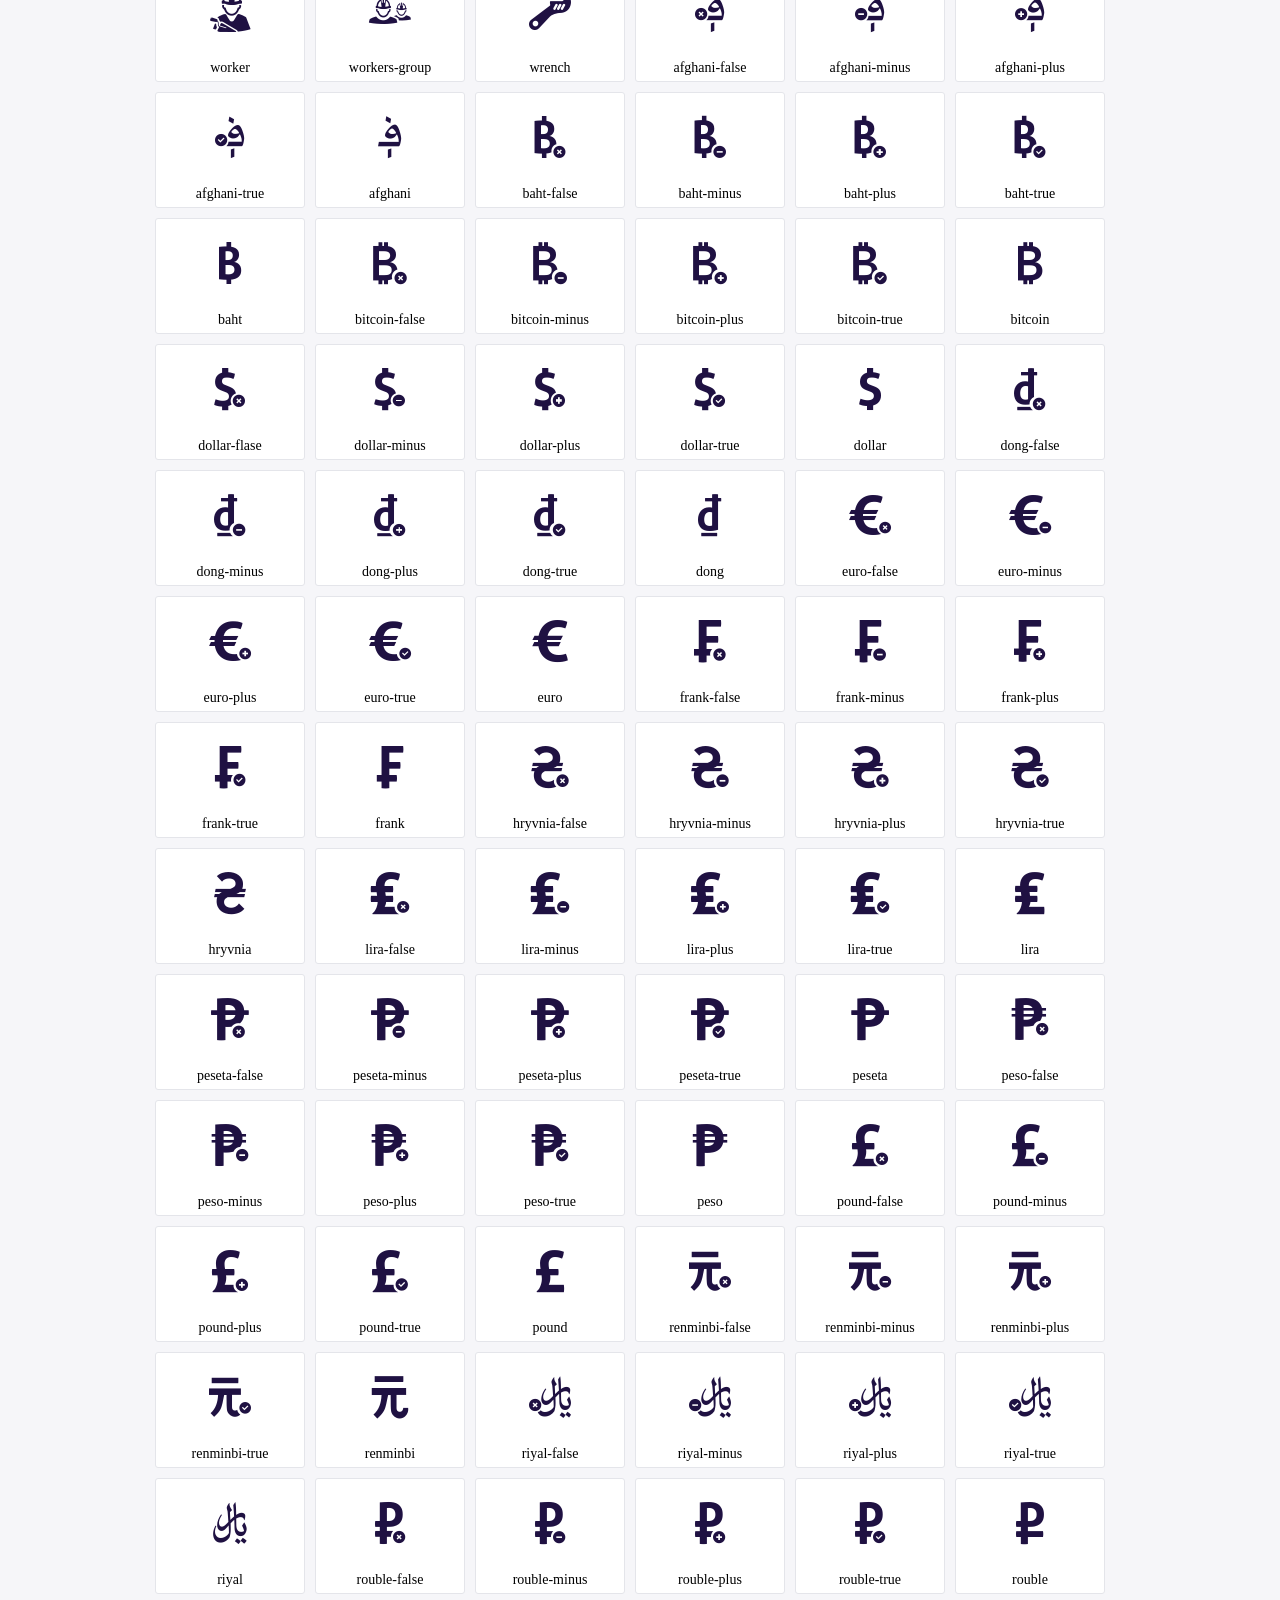
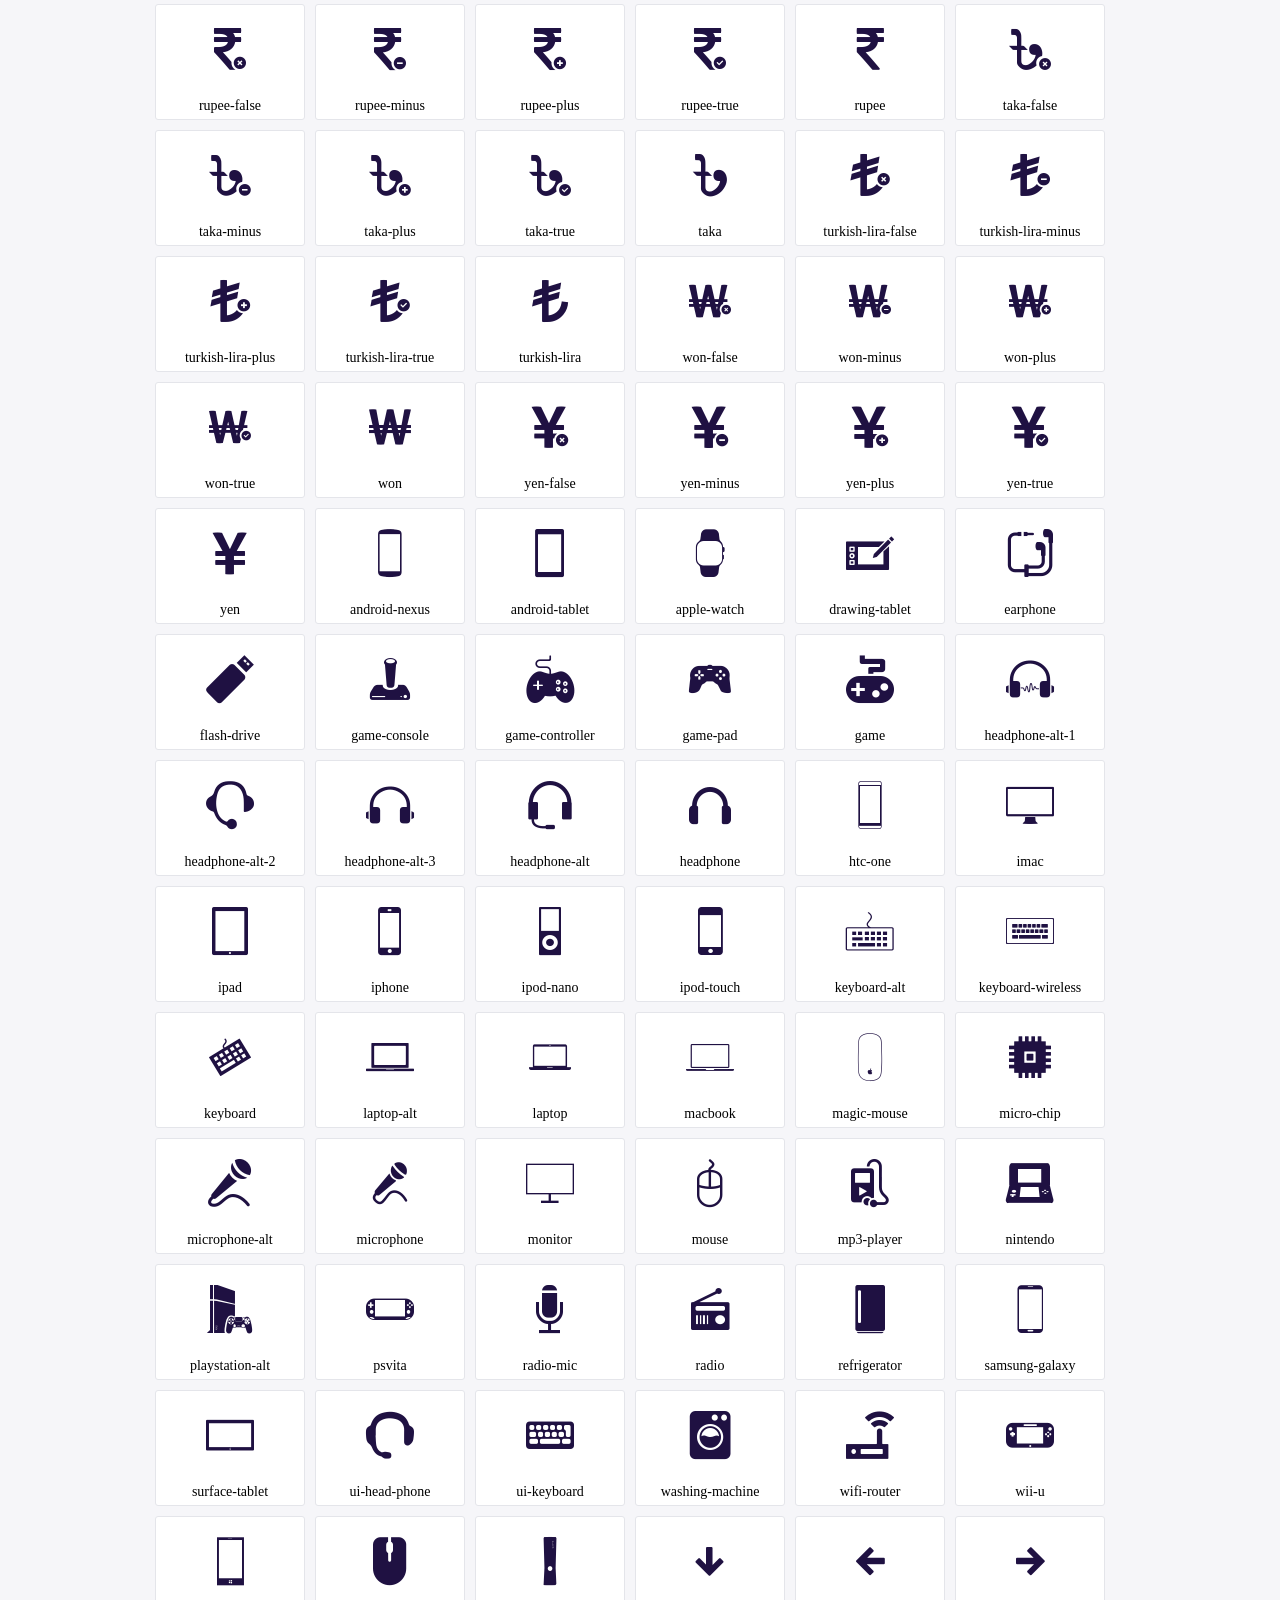
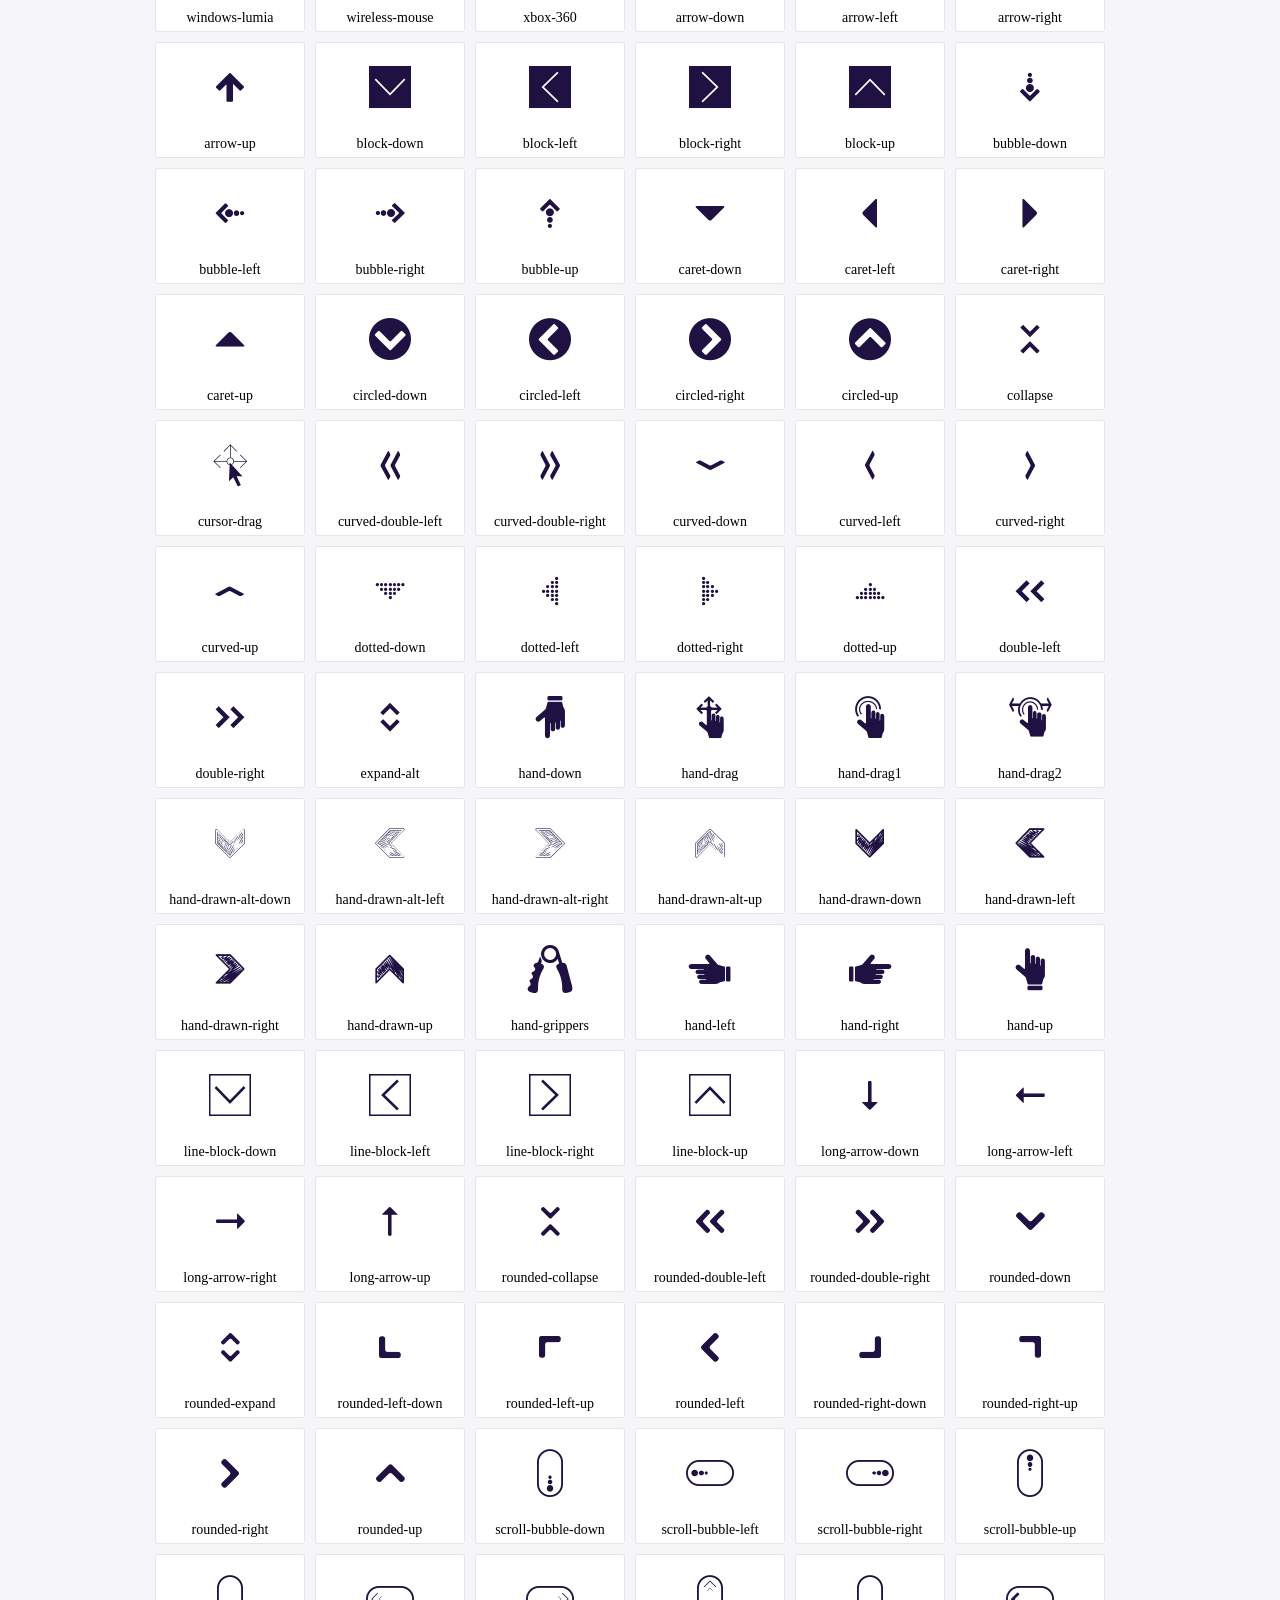
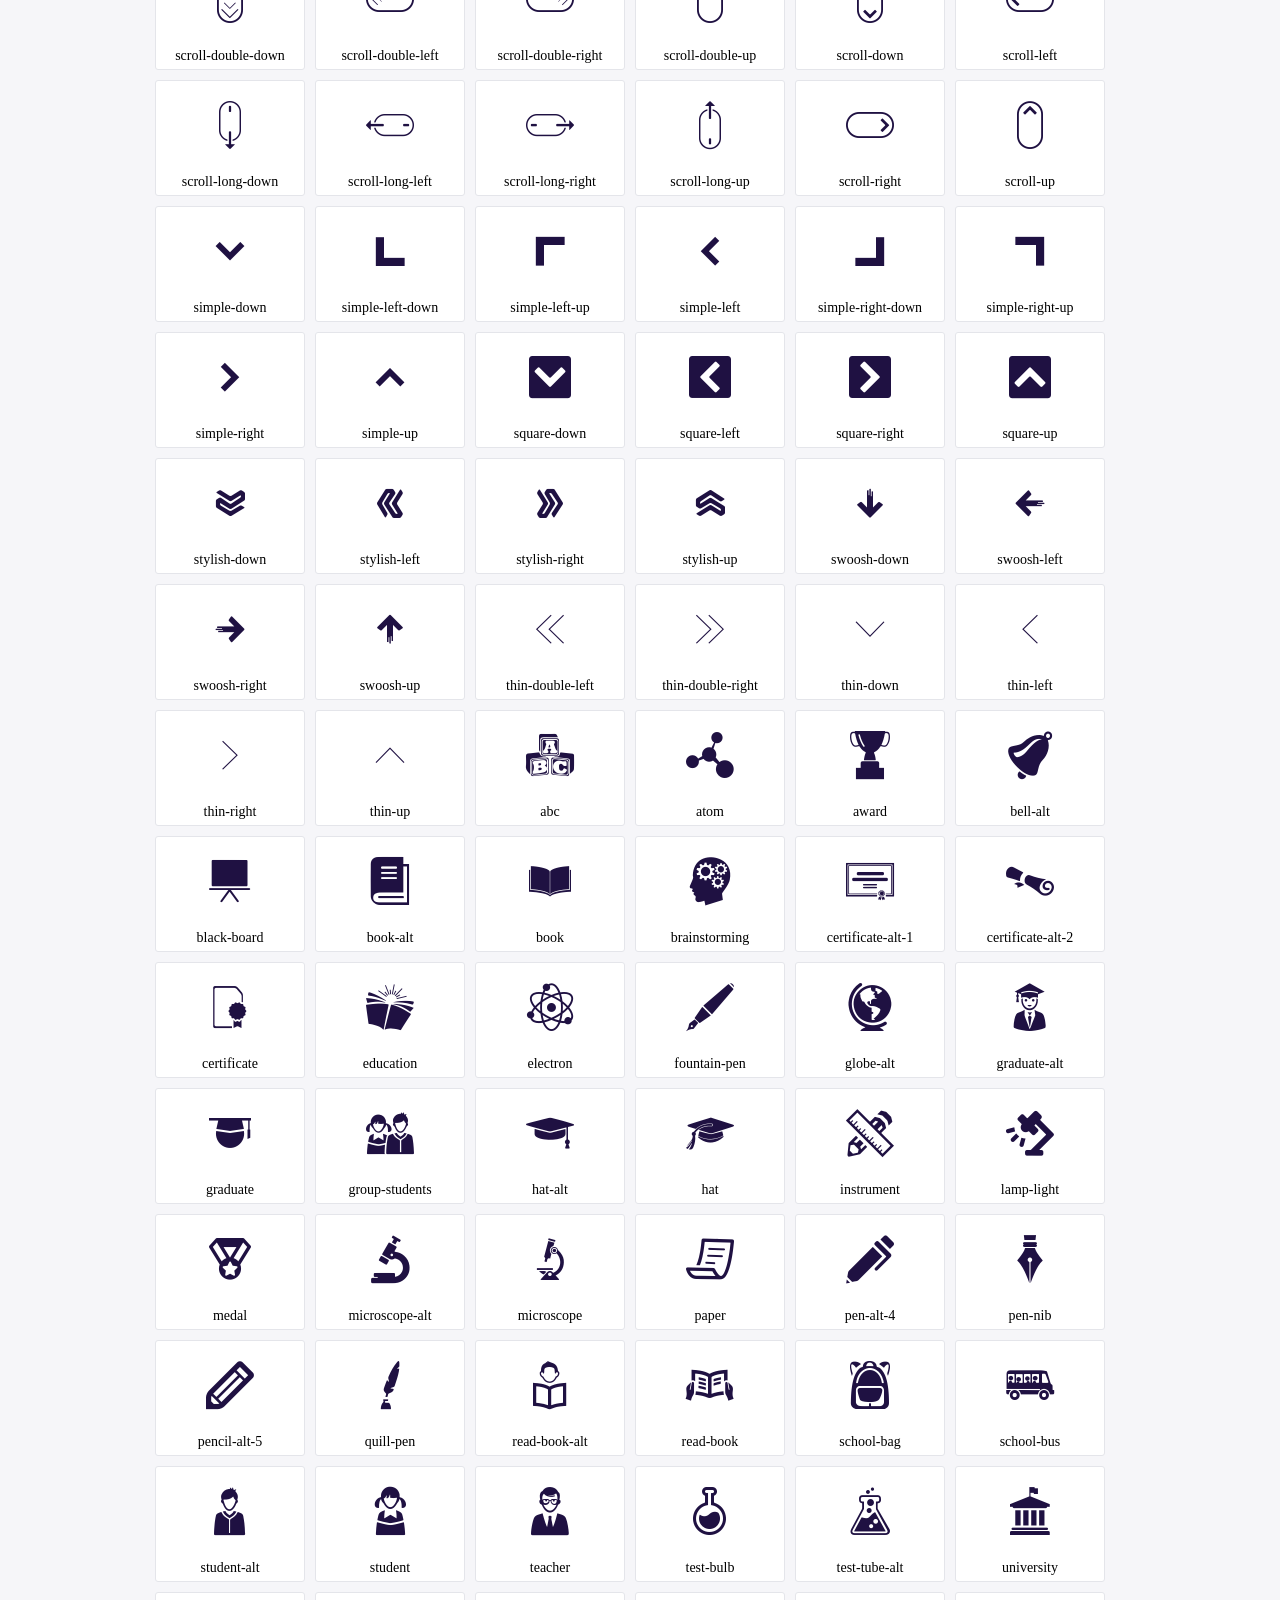
<file: fonts/icofont/demo.html>
<!DOCTYPE html>
	<html>
	<head>
		<meta charset="utf-8">
		<title>Examples | IcoFont</title>
		<link rel="stylesheet" type="text/css" href="./icofont.min.css">
		<style type="text/css">
			body {
				margin: 0;
				padding: 0;
				background: #F6F6F9;
			}
			.header {
				border-bottom: 1px solid #DCDCE1;
				padding: 10px 0;
				margin-bottom: 10px;
			}
			.container {
				width: 980px;
				margin: 0 auto;
			}
			.ico-title {
				font-size: 2em;
			}
			.iconlist {
				margin: 0;
				padding: 0;
				list-style: none;
				text-align: center;
				width: 100%;
				display: flex;
				flex-wrap: wrap;
				flex-direction: row;
			}
			.iconlist li {
				position: relative;
				margin: 5px;
				width: 150px;
				cursor: pointer;
			}
			.iconlist li .icon-holder {
				position: relative;
				text-align: center;
				border-radius: 3px;
				overflow: hidden;
				padding-bottom: 5px;
				background: #ffffff;
				border: 1px solid #E4E5EA;
				transition: all 0.2s linear 0s;
			}
			.iconlist li .icon-holder:hover {
				background: #00C3DA;
				color: #ffffff;
			}
			.iconlist li .icon-holder:hover .icon i {
				color: #ffffff;
			}
			.iconlist li .icon-holder .icon {
				padding: 20px;
				text-align: center;
			}
			.iconlist li .icon-holder .icon i {
				font-size: 3em;
				color: #1F1142;
			}
			.iconlist li .icon-holder span {
				font-size: 14px;
				display: block;
				margin-top: 5px;
				border-radius: 3px;
			}
		</style>
	</head>
	<body>
	<div class="header">
		<div class="container">
			<h1 class="ico-title"> IcoFont Icons </h1>
		</div>
	</div>
	<div class="container">
		<ul class="iconlist">
		
		<li>
			<div class="icon-holder">
				<div class="icon"> 
					<i class="icofont-angry-monster"></i>
				</div> 
				<span> angry-monster </span>
			</div>
		</li>
		
		<li>
			<div class="icon-holder">
				<div class="icon"> 
					<i class="icofont-bathtub"></i>
				</div> 
				<span> bathtub </span>
			</div>
		</li>
		
		<li>
			<div class="icon-holder">
				<div class="icon"> 
					<i class="icofont-bird-wings"></i>
				</div> 
				<span> bird-wings </span>
			</div>
		</li>
		
		<li>
			<div class="icon-holder">
				<div class="icon"> 
					<i class="icofont-bow"></i>
				</div> 
				<span> bow </span>
			</div>
		</li>
		
		<li>
			<div class="icon-holder">
				<div class="icon"> 
					<i class="icofont-castle"></i>
				</div> 
				<span> castle </span>
			</div>
		</li>
		
		<li>
			<div class="icon-holder">
				<div class="icon"> 
					<i class="icofont-circuit"></i>
				</div> 
				<span> circuit </span>
			</div>
		</li>
		
		<li>
			<div class="icon-holder">
				<div class="icon"> 
					<i class="icofont-crown-king"></i>
				</div> 
				<span> crown-king </span>
			</div>
		</li>
		
		<li>
			<div class="icon-holder">
				<div class="icon"> 
					<i class="icofont-crown-queen"></i>
				</div> 
				<span> crown-queen </span>
			</div>
		</li>
		
		<li>
			<div class="icon-holder">
				<div class="icon"> 
					<i class="icofont-dart"></i>
				</div> 
				<span> dart </span>
			</div>
		</li>
		
		<li>
			<div class="icon-holder">
				<div class="icon"> 
					<i class="icofont-disability-race"></i>
				</div> 
				<span> disability-race </span>
			</div>
		</li>
		
		<li>
			<div class="icon-holder">
				<div class="icon"> 
					<i class="icofont-diving-goggle"></i>
				</div> 
				<span> diving-goggle </span>
			</div>
		</li>
		
		<li>
			<div class="icon-holder">
				<div class="icon"> 
					<i class="icofont-eye-open"></i>
				</div> 
				<span> eye-open </span>
			</div>
		</li>
		
		<li>
			<div class="icon-holder">
				<div class="icon"> 
					<i class="icofont-flora-flower"></i>
				</div> 
				<span> flora-flower </span>
			</div>
		</li>
		
		<li>
			<div class="icon-holder">
				<div class="icon"> 
					<i class="icofont-flora"></i>
				</div> 
				<span> flora </span>
			</div>
		</li>
		
		<li>
			<div class="icon-holder">
				<div class="icon"> 
					<i class="icofont-gift-box"></i>
				</div> 
				<span> gift-box </span>
			</div>
		</li>
		
		<li>
			<div class="icon-holder">
				<div class="icon"> 
					<i class="icofont-halloween-pumpkin"></i>
				</div> 
				<span> halloween-pumpkin </span>
			</div>
		</li>
		
		<li>
			<div class="icon-holder">
				<div class="icon"> 
					<i class="icofont-hand-power"></i>
				</div> 
				<span> hand-power </span>
			</div>
		</li>
		
		<li>
			<div class="icon-holder">
				<div class="icon"> 
					<i class="icofont-hand-thunder"></i>
				</div> 
				<span> hand-thunder </span>
			</div>
		</li>
		
		<li>
			<div class="icon-holder">
				<div class="icon"> 
					<i class="icofont-king-monster"></i>
				</div> 
				<span> king-monster </span>
			</div>
		</li>
		
		<li>
			<div class="icon-holder">
				<div class="icon"> 
					<i class="icofont-love"></i>
				</div> 
				<span> love </span>
			</div>
		</li>
		
		<li>
			<div class="icon-holder">
				<div class="icon"> 
					<i class="icofont-magician-hat"></i>
				</div> 
				<span> magician-hat </span>
			</div>
		</li>
		
		<li>
			<div class="icon-holder">
				<div class="icon"> 
					<i class="icofont-native-american"></i>
				</div> 
				<span> native-american </span>
			</div>
		</li>
		
		<li>
			<div class="icon-holder">
				<div class="icon"> 
					<i class="icofont-owl-look"></i>
				</div> 
				<span> owl-look </span>
			</div>
		</li>
		
		<li>
			<div class="icon-holder">
				<div class="icon"> 
					<i class="icofont-phoenix"></i>
				</div> 
				<span> phoenix </span>
			</div>
		</li>
		
		<li>
			<div class="icon-holder">
				<div class="icon"> 
					<i class="icofont-robot-face"></i>
				</div> 
				<span> robot-face </span>
			</div>
		</li>
		
		<li>
			<div class="icon-holder">
				<div class="icon"> 
					<i class="icofont-sand-clock"></i>
				</div> 
				<span> sand-clock </span>
			</div>
		</li>
		
		<li>
			<div class="icon-holder">
				<div class="icon"> 
					<i class="icofont-shield-alt"></i>
				</div> 
				<span> shield-alt </span>
			</div>
		</li>
		
		<li>
			<div class="icon-holder">
				<div class="icon"> 
					<i class="icofont-ship-wheel"></i>
				</div> 
				<span> ship-wheel </span>
			</div>
		</li>
		
		<li>
			<div class="icon-holder">
				<div class="icon"> 
					<i class="icofont-skull-danger"></i>
				</div> 
				<span> skull-danger </span>
			</div>
		</li>
		
		<li>
			<div class="icon-holder">
				<div class="icon"> 
					<i class="icofont-skull-face"></i>
				</div> 
				<span> skull-face </span>
			</div>
		</li>
		
		<li>
			<div class="icon-holder">
				<div class="icon"> 
					<i class="icofont-snowmobile"></i>
				</div> 
				<span> snowmobile </span>
			</div>
		</li>
		
		<li>
			<div class="icon-holder">
				<div class="icon"> 
					<i class="icofont-space-shuttle"></i>
				</div> 
				<span> space-shuttle </span>
			</div>
		</li>
		
		<li>
			<div class="icon-holder">
				<div class="icon"> 
					<i class="icofont-star-shape"></i>
				</div> 
				<span> star-shape </span>
			</div>
		</li>
		
		<li>
			<div class="icon-holder">
				<div class="icon"> 
					<i class="icofont-swirl"></i>
				</div> 
				<span> swirl </span>
			</div>
		</li>
		
		<li>
			<div class="icon-holder">
				<div class="icon"> 
					<i class="icofont-tattoo-wing"></i>
				</div> 
				<span> tattoo-wing </span>
			</div>
		</li>
		
		<li>
			<div class="icon-holder">
				<div class="icon"> 
					<i class="icofont-throne"></i>
				</div> 
				<span> throne </span>
			</div>
		</li>
		
		<li>
			<div class="icon-holder">
				<div class="icon"> 
					<i class="icofont-tree-alt"></i>
				</div> 
				<span> tree-alt </span>
			</div>
		</li>
		
		<li>
			<div class="icon-holder">
				<div class="icon"> 
					<i class="icofont-triangle"></i>
				</div> 
				<span> triangle </span>
			</div>
		</li>
		
		<li>
			<div class="icon-holder">
				<div class="icon"> 
					<i class="icofont-unity-hand"></i>
				</div> 
				<span> unity-hand </span>
			</div>
		</li>
		
		<li>
			<div class="icon-holder">
				<div class="icon"> 
					<i class="icofont-weed"></i>
				</div> 
				<span> weed </span>
			</div>
		</li>
		
		<li>
			<div class="icon-holder">
				<div class="icon"> 
					<i class="icofont-woman-bird"></i>
				</div> 
				<span> woman-bird </span>
			</div>
		</li>
		
		<li>
			<div class="icon-holder">
				<div class="icon"> 
					<i class="icofont-bat"></i>
				</div> 
				<span> bat </span>
			</div>
		</li>
		
		<li>
			<div class="icon-holder">
				<div class="icon"> 
					<i class="icofont-bear-face"></i>
				</div> 
				<span> bear-face </span>
			</div>
		</li>
		
		<li>
			<div class="icon-holder">
				<div class="icon"> 
					<i class="icofont-bear-tracks"></i>
				</div> 
				<span> bear-tracks </span>
			</div>
		</li>
		
		<li>
			<div class="icon-holder">
				<div class="icon"> 
					<i class="icofont-bear"></i>
				</div> 
				<span> bear </span>
			</div>
		</li>
		
		<li>
			<div class="icon-holder">
				<div class="icon"> 
					<i class="icofont-bird-alt"></i>
				</div> 
				<span> bird-alt </span>
			</div>
		</li>
		
		<li>
			<div class="icon-holder">
				<div class="icon"> 
					<i class="icofont-bird-flying"></i>
				</div> 
				<span> bird-flying </span>
			</div>
		</li>
		
		<li>
			<div class="icon-holder">
				<div class="icon"> 
					<i class="icofont-bird"></i>
				</div> 
				<span> bird </span>
			</div>
		</li>
		
		<li>
			<div class="icon-holder">
				<div class="icon"> 
					<i class="icofont-birds"></i>
				</div> 
				<span> birds </span>
			</div>
		</li>
		
		<li>
			<div class="icon-holder">
				<div class="icon"> 
					<i class="icofont-bone"></i>
				</div> 
				<span> bone </span>
			</div>
		</li>
		
		<li>
			<div class="icon-holder">
				<div class="icon"> 
					<i class="icofont-bull"></i>
				</div> 
				<span> bull </span>
			</div>
		</li>
		
		<li>
			<div class="icon-holder">
				<div class="icon"> 
					<i class="icofont-butterfly-alt"></i>
				</div> 
				<span> butterfly-alt </span>
			</div>
		</li>
		
		<li>
			<div class="icon-holder">
				<div class="icon"> 
					<i class="icofont-butterfly"></i>
				</div> 
				<span> butterfly </span>
			</div>
		</li>
		
		<li>
			<div class="icon-holder">
				<div class="icon"> 
					<i class="icofont-camel-alt"></i>
				</div> 
				<span> camel-alt </span>
			</div>
		</li>
		
		<li>
			<div class="icon-holder">
				<div class="icon"> 
					<i class="icofont-camel-head"></i>
				</div> 
				<span> camel-head </span>
			</div>
		</li>
		
		<li>
			<div class="icon-holder">
				<div class="icon"> 
					<i class="icofont-camel"></i>
				</div> 
				<span> camel </span>
			</div>
		</li>
		
		<li>
			<div class="icon-holder">
				<div class="icon"> 
					<i class="icofont-cat-alt-1"></i>
				</div> 
				<span> cat-alt-1 </span>
			</div>
		</li>
		
		<li>
			<div class="icon-holder">
				<div class="icon"> 
					<i class="icofont-cat-alt-2"></i>
				</div> 
				<span> cat-alt-2 </span>
			</div>
		</li>
		
		<li>
			<div class="icon-holder">
				<div class="icon"> 
					<i class="icofont-cat-alt-3"></i>
				</div> 
				<span> cat-alt-3 </span>
			</div>
		</li>
		
		<li>
			<div class="icon-holder">
				<div class="icon"> 
					<i class="icofont-cat-dog"></i>
				</div> 
				<span> cat-dog </span>
			</div>
		</li>
		
		<li>
			<div class="icon-holder">
				<div class="icon"> 
					<i class="icofont-cat-face"></i>
				</div> 
				<span> cat-face </span>
			</div>
		</li>
		
		<li>
			<div class="icon-holder">
				<div class="icon"> 
					<i class="icofont-cat"></i>
				</div> 
				<span> cat </span>
			</div>
		</li>
		
		<li>
			<div class="icon-holder">
				<div class="icon"> 
					<i class="icofont-cow-head"></i>
				</div> 
				<span> cow-head </span>
			</div>
		</li>
		
		<li>
			<div class="icon-holder">
				<div class="icon"> 
					<i class="icofont-cow"></i>
				</div> 
				<span> cow </span>
			</div>
		</li>
		
		<li>
			<div class="icon-holder">
				<div class="icon"> 
					<i class="icofont-crab"></i>
				</div> 
				<span> crab </span>
			</div>
		</li>
		
		<li>
			<div class="icon-holder">
				<div class="icon"> 
					<i class="icofont-crocodile"></i>
				</div> 
				<span> crocodile </span>
			</div>
		</li>
		
		<li>
			<div class="icon-holder">
				<div class="icon"> 
					<i class="icofont-deer-head"></i>
				</div> 
				<span> deer-head </span>
			</div>
		</li>
		
		<li>
			<div class="icon-holder">
				<div class="icon"> 
					<i class="icofont-dog-alt"></i>
				</div> 
				<span> dog-alt </span>
			</div>
		</li>
		
		<li>
			<div class="icon-holder">
				<div class="icon"> 
					<i class="icofont-dog-barking"></i>
				</div> 
				<span> dog-barking </span>
			</div>
		</li>
		
		<li>
			<div class="icon-holder">
				<div class="icon"> 
					<i class="icofont-dog"></i>
				</div> 
				<span> dog </span>
			</div>
		</li>
		
		<li>
			<div class="icon-holder">
				<div class="icon"> 
					<i class="icofont-dolphin"></i>
				</div> 
				<span> dolphin </span>
			</div>
		</li>
		
		<li>
			<div class="icon-holder">
				<div class="icon"> 
					<i class="icofont-duck-tracks"></i>
				</div> 
				<span> duck-tracks </span>
			</div>
		</li>
		
		<li>
			<div class="icon-holder">
				<div class="icon"> 
					<i class="icofont-eagle-head"></i>
				</div> 
				<span> eagle-head </span>
			</div>
		</li>
		
		<li>
			<div class="icon-holder">
				<div class="icon"> 
					<i class="icofont-eaten-fish"></i>
				</div> 
				<span> eaten-fish </span>
			</div>
		</li>
		
		<li>
			<div class="icon-holder">
				<div class="icon"> 
					<i class="icofont-elephant-alt"></i>
				</div> 
				<span> elephant-alt </span>
			</div>
		</li>
		
		<li>
			<div class="icon-holder">
				<div class="icon"> 
					<i class="icofont-elephant-head-alt"></i>
				</div> 
				<span> elephant-head-alt </span>
			</div>
		</li>
		
		<li>
			<div class="icon-holder">
				<div class="icon"> 
					<i class="icofont-elephant-head"></i>
				</div> 
				<span> elephant-head </span>
			</div>
		</li>
		
		<li>
			<div class="icon-holder">
				<div class="icon"> 
					<i class="icofont-elephant"></i>
				</div> 
				<span> elephant </span>
			</div>
		</li>
		
		<li>
			<div class="icon-holder">
				<div class="icon"> 
					<i class="icofont-elk"></i>
				</div> 
				<span> elk </span>
			</div>
		</li>
		
		<li>
			<div class="icon-holder">
				<div class="icon"> 
					<i class="icofont-fish-1"></i>
				</div> 
				<span> fish-1 </span>
			</div>
		</li>
		
		<li>
			<div class="icon-holder">
				<div class="icon"> 
					<i class="icofont-fish-2"></i>
				</div> 
				<span> fish-2 </span>
			</div>
		</li>
		
		<li>
			<div class="icon-holder">
				<div class="icon"> 
					<i class="icofont-fish-3"></i>
				</div> 
				<span> fish-3 </span>
			</div>
		</li>
		
		<li>
			<div class="icon-holder">
				<div class="icon"> 
					<i class="icofont-fish-4"></i>
				</div> 
				<span> fish-4 </span>
			</div>
		</li>
		
		<li>
			<div class="icon-holder">
				<div class="icon"> 
					<i class="icofont-fish-5"></i>
				</div> 
				<span> fish-5 </span>
			</div>
		</li>
		
		<li>
			<div class="icon-holder">
				<div class="icon"> 
					<i class="icofont-fish"></i>
				</div> 
				<span> fish </span>
			</div>
		</li>
		
		<li>
			<div class="icon-holder">
				<div class="icon"> 
					<i class="icofont-fox-alt"></i>
				</div> 
				<span> fox-alt </span>
			</div>
		</li>
		
		<li>
			<div class="icon-holder">
				<div class="icon"> 
					<i class="icofont-fox"></i>
				</div> 
				<span> fox </span>
			</div>
		</li>
		
		<li>
			<div class="icon-holder">
				<div class="icon"> 
					<i class="icofont-frog-tracks"></i>
				</div> 
				<span> frog-tracks </span>
			</div>
		</li>
		
		<li>
			<div class="icon-holder">
				<div class="icon"> 
					<i class="icofont-frog"></i>
				</div> 
				<span> frog </span>
			</div>
		</li>
		
		<li>
			<div class="icon-holder">
				<div class="icon"> 
					<i class="icofont-froggy"></i>
				</div> 
				<span> froggy </span>
			</div>
		</li>
		
		<li>
			<div class="icon-holder">
				<div class="icon"> 
					<i class="icofont-giraffe-head-1"></i>
				</div> 
				<span> giraffe-head-1 </span>
			</div>
		</li>
		
		<li>
			<div class="icon-holder">
				<div class="icon"> 
					<i class="icofont-giraffe-head-2"></i>
				</div> 
				<span> giraffe-head-2 </span>
			</div>
		</li>
		
		<li>
			<div class="icon-holder">
				<div class="icon"> 
					<i class="icofont-giraffe-head"></i>
				</div> 
				<span> giraffe-head </span>
			</div>
		</li>
		
		<li>
			<div class="icon-holder">
				<div class="icon"> 
					<i class="icofont-giraffe"></i>
				</div> 
				<span> giraffe </span>
			</div>
		</li>
		
		<li>
			<div class="icon-holder">
				<div class="icon"> 
					<i class="icofont-goat-head"></i>
				</div> 
				<span> goat-head </span>
			</div>
		</li>
		
		<li>
			<div class="icon-holder">
				<div class="icon"> 
					<i class="icofont-gorilla"></i>
				</div> 
				<span> gorilla </span>
			</div>
		</li>
		
		<li>
			<div class="icon-holder">
				<div class="icon"> 
					<i class="icofont-hen-tracks"></i>
				</div> 
				<span> hen-tracks </span>
			</div>
		</li>
		
		<li>
			<div class="icon-holder">
				<div class="icon"> 
					<i class="icofont-horse-head-1"></i>
				</div> 
				<span> horse-head-1 </span>
			</div>
		</li>
		
		<li>
			<div class="icon-holder">
				<div class="icon"> 
					<i class="icofont-horse-head-2"></i>
				</div> 
				<span> horse-head-2 </span>
			</div>
		</li>
		
		<li>
			<div class="icon-holder">
				<div class="icon"> 
					<i class="icofont-horse-head"></i>
				</div> 
				<span> horse-head </span>
			</div>
		</li>
		
		<li>
			<div class="icon-holder">
				<div class="icon"> 
					<i class="icofont-horse-tracks"></i>
				</div> 
				<span> horse-tracks </span>
			</div>
		</li>
		
		<li>
			<div class="icon-holder">
				<div class="icon"> 
					<i class="icofont-jellyfish"></i>
				</div> 
				<span> jellyfish </span>
			</div>
		</li>
		
		<li>
			<div class="icon-holder">
				<div class="icon"> 
					<i class="icofont-kangaroo"></i>
				</div> 
				<span> kangaroo </span>
			</div>
		</li>
		
		<li>
			<div class="icon-holder">
				<div class="icon"> 
					<i class="icofont-lemur"></i>
				</div> 
				<span> lemur </span>
			</div>
		</li>
		
		<li>
			<div class="icon-holder">
				<div class="icon"> 
					<i class="icofont-lion-head-1"></i>
				</div> 
				<span> lion-head-1 </span>
			</div>
		</li>
		
		<li>
			<div class="icon-holder">
				<div class="icon"> 
					<i class="icofont-lion-head-2"></i>
				</div> 
				<span> lion-head-2 </span>
			</div>
		</li>
		
		<li>
			<div class="icon-holder">
				<div class="icon"> 
					<i class="icofont-lion-head"></i>
				</div> 
				<span> lion-head </span>
			</div>
		</li>
		
		<li>
			<div class="icon-holder">
				<div class="icon"> 
					<i class="icofont-lion"></i>
				</div> 
				<span> lion </span>
			</div>
		</li>
		
		<li>
			<div class="icon-holder">
				<div class="icon"> 
					<i class="icofont-monkey-2"></i>
				</div> 
				<span> monkey-2 </span>
			</div>
		</li>
		
		<li>
			<div class="icon-holder">
				<div class="icon"> 
					<i class="icofont-monkey-3"></i>
				</div> 
				<span> monkey-3 </span>
			</div>
		</li>
		
		<li>
			<div class="icon-holder">
				<div class="icon"> 
					<i class="icofont-monkey-face"></i>
				</div> 
				<span> monkey-face </span>
			</div>
		</li>
		
		<li>
			<div class="icon-holder">
				<div class="icon"> 
					<i class="icofont-monkey"></i>
				</div> 
				<span> monkey </span>
			</div>
		</li>
		
		<li>
			<div class="icon-holder">
				<div class="icon"> 
					<i class="icofont-octopus-alt"></i>
				</div> 
				<span> octopus-alt </span>
			</div>
		</li>
		
		<li>
			<div class="icon-holder">
				<div class="icon"> 
					<i class="icofont-octopus"></i>
				</div> 
				<span> octopus </span>
			</div>
		</li>
		
		<li>
			<div class="icon-holder">
				<div class="icon"> 
					<i class="icofont-owl"></i>
				</div> 
				<span> owl </span>
			</div>
		</li>
		
		<li>
			<div class="icon-holder">
				<div class="icon"> 
					<i class="icofont-panda-face"></i>
				</div> 
				<span> panda-face </span>
			</div>
		</li>
		
		<li>
			<div class="icon-holder">
				<div class="icon"> 
					<i class="icofont-panda"></i>
				</div> 
				<span> panda </span>
			</div>
		</li>
		
		<li>
			<div class="icon-holder">
				<div class="icon"> 
					<i class="icofont-panther"></i>
				</div> 
				<span> panther </span>
			</div>
		</li>
		
		<li>
			<div class="icon-holder">
				<div class="icon"> 
					<i class="icofont-parrot-lip"></i>
				</div> 
				<span> parrot-lip </span>
			</div>
		</li>
		
		<li>
			<div class="icon-holder">
				<div class="icon"> 
					<i class="icofont-parrot"></i>
				</div> 
				<span> parrot </span>
			</div>
		</li>
		
		<li>
			<div class="icon-holder">
				<div class="icon"> 
					<i class="icofont-paw"></i>
				</div> 
				<span> paw </span>
			</div>
		</li>
		
		<li>
			<div class="icon-holder">
				<div class="icon"> 
					<i class="icofont-pelican"></i>
				</div> 
				<span> pelican </span>
			</div>
		</li>
		
		<li>
			<div class="icon-holder">
				<div class="icon"> 
					<i class="icofont-penguin"></i>
				</div> 
				<span> penguin </span>
			</div>
		</li>
		
		<li>
			<div class="icon-holder">
				<div class="icon"> 
					<i class="icofont-pig-face"></i>
				</div> 
				<span> pig-face </span>
			</div>
		</li>
		
		<li>
			<div class="icon-holder">
				<div class="icon"> 
					<i class="icofont-pig"></i>
				</div> 
				<span> pig </span>
			</div>
		</li>
		
		<li>
			<div class="icon-holder">
				<div class="icon"> 
					<i class="icofont-pigeon-1"></i>
				</div> 
				<span> pigeon-1 </span>
			</div>
		</li>
		
		<li>
			<div class="icon-holder">
				<div class="icon"> 
					<i class="icofont-pigeon-2"></i>
				</div> 
				<span> pigeon-2 </span>
			</div>
		</li>
		
		<li>
			<div class="icon-holder">
				<div class="icon"> 
					<i class="icofont-pigeon"></i>
				</div> 
				<span> pigeon </span>
			</div>
		</li>
		
		<li>
			<div class="icon-holder">
				<div class="icon"> 
					<i class="icofont-rabbit"></i>
				</div> 
				<span> rabbit </span>
			</div>
		</li>
		
		<li>
			<div class="icon-holder">
				<div class="icon"> 
					<i class="icofont-rat"></i>
				</div> 
				<span> rat </span>
			</div>
		</li>
		
		<li>
			<div class="icon-holder">
				<div class="icon"> 
					<i class="icofont-rhino-head"></i>
				</div> 
				<span> rhino-head </span>
			</div>
		</li>
		
		<li>
			<div class="icon-holder">
				<div class="icon"> 
					<i class="icofont-rhino"></i>
				</div> 
				<span> rhino </span>
			</div>
		</li>
		
		<li>
			<div class="icon-holder">
				<div class="icon"> 
					<i class="icofont-rooster"></i>
				</div> 
				<span> rooster </span>
			</div>
		</li>
		
		<li>
			<div class="icon-holder">
				<div class="icon"> 
					<i class="icofont-seahorse"></i>
				</div> 
				<span> seahorse </span>
			</div>
		</li>
		
		<li>
			<div class="icon-holder">
				<div class="icon"> 
					<i class="icofont-seal"></i>
				</div> 
				<span> seal </span>
			</div>
		</li>
		
		<li>
			<div class="icon-holder">
				<div class="icon"> 
					<i class="icofont-shrimp-alt"></i>
				</div> 
				<span> shrimp-alt </span>
			</div>
		</li>
		
		<li>
			<div class="icon-holder">
				<div class="icon"> 
					<i class="icofont-shrimp"></i>
				</div> 
				<span> shrimp </span>
			</div>
		</li>
		
		<li>
			<div class="icon-holder">
				<div class="icon"> 
					<i class="icofont-snail-1"></i>
				</div> 
				<span> snail-1 </span>
			</div>
		</li>
		
		<li>
			<div class="icon-holder">
				<div class="icon"> 
					<i class="icofont-snail-2"></i>
				</div> 
				<span> snail-2 </span>
			</div>
		</li>
		
		<li>
			<div class="icon-holder">
				<div class="icon"> 
					<i class="icofont-snail-3"></i>
				</div> 
				<span> snail-3 </span>
			</div>
		</li>
		
		<li>
			<div class="icon-holder">
				<div class="icon"> 
					<i class="icofont-snail"></i>
				</div> 
				<span> snail </span>
			</div>
		</li>
		
		<li>
			<div class="icon-holder">
				<div class="icon"> 
					<i class="icofont-snake"></i>
				</div> 
				<span> snake </span>
			</div>
		</li>
		
		<li>
			<div class="icon-holder">
				<div class="icon"> 
					<i class="icofont-squid"></i>
				</div> 
				<span> squid </span>
			</div>
		</li>
		
		<li>
			<div class="icon-holder">
				<div class="icon"> 
					<i class="icofont-squirrel"></i>
				</div> 
				<span> squirrel </span>
			</div>
		</li>
		
		<li>
			<div class="icon-holder">
				<div class="icon"> 
					<i class="icofont-tiger-face"></i>
				</div> 
				<span> tiger-face </span>
			</div>
		</li>
		
		<li>
			<div class="icon-holder">
				<div class="icon"> 
					<i class="icofont-tiger"></i>
				</div> 
				<span> tiger </span>
			</div>
		</li>
		
		<li>
			<div class="icon-holder">
				<div class="icon"> 
					<i class="icofont-turtle"></i>
				</div> 
				<span> turtle </span>
			</div>
		</li>
		
		<li>
			<div class="icon-holder">
				<div class="icon"> 
					<i class="icofont-whale"></i>
				</div> 
				<span> whale </span>
			</div>
		</li>
		
		<li>
			<div class="icon-holder">
				<div class="icon"> 
					<i class="icofont-woodpecker"></i>
				</div> 
				<span> woodpecker </span>
			</div>
		</li>
		
		<li>
			<div class="icon-holder">
				<div class="icon"> 
					<i class="icofont-zebra"></i>
				</div> 
				<span> zebra </span>
			</div>
		</li>
		
		<li>
			<div class="icon-holder">
				<div class="icon"> 
					<i class="icofont-brand-acer"></i>
				</div> 
				<span> brand-acer </span>
			</div>
		</li>
		
		<li>
			<div class="icon-holder">
				<div class="icon"> 
					<i class="icofont-brand-adidas"></i>
				</div> 
				<span> brand-adidas </span>
			</div>
		</li>
		
		<li>
			<div class="icon-holder">
				<div class="icon"> 
					<i class="icofont-brand-adobe"></i>
				</div> 
				<span> brand-adobe </span>
			</div>
		</li>
		
		<li>
			<div class="icon-holder">
				<div class="icon"> 
					<i class="icofont-brand-air-new-zealand"></i>
				</div> 
				<span> brand-air-new-zealand </span>
			</div>
		</li>
		
		<li>
			<div class="icon-holder">
				<div class="icon"> 
					<i class="icofont-brand-airbnb"></i>
				</div> 
				<span> brand-airbnb </span>
			</div>
		</li>
		
		<li>
			<div class="icon-holder">
				<div class="icon"> 
					<i class="icofont-brand-aircell"></i>
				</div> 
				<span> brand-aircell </span>
			</div>
		</li>
		
		<li>
			<div class="icon-holder">
				<div class="icon"> 
					<i class="icofont-brand-airtel"></i>
				</div> 
				<span> brand-airtel </span>
			</div>
		</li>
		
		<li>
			<div class="icon-holder">
				<div class="icon"> 
					<i class="icofont-brand-alcatel"></i>
				</div> 
				<span> brand-alcatel </span>
			</div>
		</li>
		
		<li>
			<div class="icon-holder">
				<div class="icon"> 
					<i class="icofont-brand-alibaba"></i>
				</div> 
				<span> brand-alibaba </span>
			</div>
		</li>
		
		<li>
			<div class="icon-holder">
				<div class="icon"> 
					<i class="icofont-brand-aliexpress"></i>
				</div> 
				<span> brand-aliexpress </span>
			</div>
		</li>
		
		<li>
			<div class="icon-holder">
				<div class="icon"> 
					<i class="icofont-brand-alipay"></i>
				</div> 
				<span> brand-alipay </span>
			</div>
		</li>
		
		<li>
			<div class="icon-holder">
				<div class="icon"> 
					<i class="icofont-brand-amazon"></i>
				</div> 
				<span> brand-amazon </span>
			</div>
		</li>
		
		<li>
			<div class="icon-holder">
				<div class="icon"> 
					<i class="icofont-brand-amd"></i>
				</div> 
				<span> brand-amd </span>
			</div>
		</li>
		
		<li>
			<div class="icon-holder">
				<div class="icon"> 
					<i class="icofont-brand-american-airlines"></i>
				</div> 
				<span> brand-american-airlines </span>
			</div>
		</li>
		
		<li>
			<div class="icon-holder">
				<div class="icon"> 
					<i class="icofont-brand-android-robot"></i>
				</div> 
				<span> brand-android-robot </span>
			</div>
		</li>
		
		<li>
			<div class="icon-holder">
				<div class="icon"> 
					<i class="icofont-brand-android"></i>
				</div> 
				<span> brand-android </span>
			</div>
		</li>
		
		<li>
			<div class="icon-holder">
				<div class="icon"> 
					<i class="icofont-brand-aol"></i>
				</div> 
				<span> brand-aol </span>
			</div>
		</li>
		
		<li>
			<div class="icon-holder">
				<div class="icon"> 
					<i class="icofont-brand-apple"></i>
				</div> 
				<span> brand-apple </span>
			</div>
		</li>
		
		<li>
			<div class="icon-holder">
				<div class="icon"> 
					<i class="icofont-brand-appstore"></i>
				</div> 
				<span> brand-appstore </span>
			</div>
		</li>
		
		<li>
			<div class="icon-holder">
				<div class="icon"> 
					<i class="icofont-brand-asus"></i>
				</div> 
				<span> brand-asus </span>
			</div>
		</li>
		
		<li>
			<div class="icon-holder">
				<div class="icon"> 
					<i class="icofont-brand-ati"></i>
				</div> 
				<span> brand-ati </span>
			</div>
		</li>
		
		<li>
			<div class="icon-holder">
				<div class="icon"> 
					<i class="icofont-brand-att"></i>
				</div> 
				<span> brand-att </span>
			</div>
		</li>
		
		<li>
			<div class="icon-holder">
				<div class="icon"> 
					<i class="icofont-brand-audi"></i>
				</div> 
				<span> brand-audi </span>
			</div>
		</li>
		
		<li>
			<div class="icon-holder">
				<div class="icon"> 
					<i class="icofont-brand-axiata"></i>
				</div> 
				<span> brand-axiata </span>
			</div>
		</li>
		
		<li>
			<div class="icon-holder">
				<div class="icon"> 
					<i class="icofont-brand-bada"></i>
				</div> 
				<span> brand-bada </span>
			</div>
		</li>
		
		<li>
			<div class="icon-holder">
				<div class="icon"> 
					<i class="icofont-brand-bbc"></i>
				</div> 
				<span> brand-bbc </span>
			</div>
		</li>
		
		<li>
			<div class="icon-holder">
				<div class="icon"> 
					<i class="icofont-brand-bing"></i>
				</div> 
				<span> brand-bing </span>
			</div>
		</li>
		
		<li>
			<div class="icon-holder">
				<div class="icon"> 
					<i class="icofont-brand-blackberry"></i>
				</div> 
				<span> brand-blackberry </span>
			</div>
		</li>
		
		<li>
			<div class="icon-holder">
				<div class="icon"> 
					<i class="icofont-brand-bmw"></i>
				</div> 
				<span> brand-bmw </span>
			</div>
		</li>
		
		<li>
			<div class="icon-holder">
				<div class="icon"> 
					<i class="icofont-brand-box"></i>
				</div> 
				<span> brand-box </span>
			</div>
		</li>
		
		<li>
			<div class="icon-holder">
				<div class="icon"> 
					<i class="icofont-brand-burger-king"></i>
				</div> 
				<span> brand-burger-king </span>
			</div>
		</li>
		
		<li>
			<div class="icon-holder">
				<div class="icon"> 
					<i class="icofont-brand-business-insider"></i>
				</div> 
				<span> brand-business-insider </span>
			</div>
		</li>
		
		<li>
			<div class="icon-holder">
				<div class="icon"> 
					<i class="icofont-brand-buzzfeed"></i>
				</div> 
				<span> brand-buzzfeed </span>
			</div>
		</li>
		
		<li>
			<div class="icon-holder">
				<div class="icon"> 
					<i class="icofont-brand-cannon"></i>
				</div> 
				<span> brand-cannon </span>
			</div>
		</li>
		
		<li>
			<div class="icon-holder">
				<div class="icon"> 
					<i class="icofont-brand-casio"></i>
				</div> 
				<span> brand-casio </span>
			</div>
		</li>
		
		<li>
			<div class="icon-holder">
				<div class="icon"> 
					<i class="icofont-brand-china-mobile"></i>
				</div> 
				<span> brand-china-mobile </span>
			</div>
		</li>
		
		<li>
			<div class="icon-holder">
				<div class="icon"> 
					<i class="icofont-brand-china-telecom"></i>
				</div> 
				<span> brand-china-telecom </span>
			</div>
		</li>
		
		<li>
			<div class="icon-holder">
				<div class="icon"> 
					<i class="icofont-brand-china-unicom"></i>
				</div> 
				<span> brand-china-unicom </span>
			</div>
		</li>
		
		<li>
			<div class="icon-holder">
				<div class="icon"> 
					<i class="icofont-brand-cisco"></i>
				</div> 
				<span> brand-cisco </span>
			</div>
		</li>
		
		<li>
			<div class="icon-holder">
				<div class="icon"> 
					<i class="icofont-brand-citibank"></i>
				</div> 
				<span> brand-citibank </span>
			</div>
		</li>
		
		<li>
			<div class="icon-holder">
				<div class="icon"> 
					<i class="icofont-brand-cnet"></i>
				</div> 
				<span> brand-cnet </span>
			</div>
		</li>
		
		<li>
			<div class="icon-holder">
				<div class="icon"> 
					<i class="icofont-brand-cnn"></i>
				</div> 
				<span> brand-cnn </span>
			</div>
		</li>
		
		<li>
			<div class="icon-holder">
				<div class="icon"> 
					<i class="icofont-brand-cocal-cola"></i>
				</div> 
				<span> brand-cocal-cola </span>
			</div>
		</li>
		
		<li>
			<div class="icon-holder">
				<div class="icon"> 
					<i class="icofont-brand-compaq"></i>
				</div> 
				<span> brand-compaq </span>
			</div>
		</li>
		
		<li>
			<div class="icon-holder">
				<div class="icon"> 
					<i class="icofont-brand-debian"></i>
				</div> 
				<span> brand-debian </span>
			</div>
		</li>
		
		<li>
			<div class="icon-holder">
				<div class="icon"> 
					<i class="icofont-brand-delicious"></i>
				</div> 
				<span> brand-delicious </span>
			</div>
		</li>
		
		<li>
			<div class="icon-holder">
				<div class="icon"> 
					<i class="icofont-brand-dell"></i>
				</div> 
				<span> brand-dell </span>
			</div>
		</li>
		
		<li>
			<div class="icon-holder">
				<div class="icon"> 
					<i class="icofont-brand-designbump"></i>
				</div> 
				<span> brand-designbump </span>
			</div>
		</li>
		
		<li>
			<div class="icon-holder">
				<div class="icon"> 
					<i class="icofont-brand-designfloat"></i>
				</div> 
				<span> brand-designfloat </span>
			</div>
		</li>
		
		<li>
			<div class="icon-holder">
				<div class="icon"> 
					<i class="icofont-brand-disney"></i>
				</div> 
				<span> brand-disney </span>
			</div>
		</li>
		
		<li>
			<div class="icon-holder">
				<div class="icon"> 
					<i class="icofont-brand-dodge"></i>
				</div> 
				<span> brand-dodge </span>
			</div>
		</li>
		
		<li>
			<div class="icon-holder">
				<div class="icon"> 
					<i class="icofont-brand-dove"></i>
				</div> 
				<span> brand-dove </span>
			</div>
		</li>
		
		<li>
			<div class="icon-holder">
				<div class="icon"> 
					<i class="icofont-brand-drupal"></i>
				</div> 
				<span> brand-drupal </span>
			</div>
		</li>
		
		<li>
			<div class="icon-holder">
				<div class="icon"> 
					<i class="icofont-brand-ebay"></i>
				</div> 
				<span> brand-ebay </span>
			</div>
		</li>
		
		<li>
			<div class="icon-holder">
				<div class="icon"> 
					<i class="icofont-brand-eleven"></i>
				</div> 
				<span> brand-eleven </span>
			</div>
		</li>
		
		<li>
			<div class="icon-holder">
				<div class="icon"> 
					<i class="icofont-brand-emirates"></i>
				</div> 
				<span> brand-emirates </span>
			</div>
		</li>
		
		<li>
			<div class="icon-holder">
				<div class="icon"> 
					<i class="icofont-brand-espn"></i>
				</div> 
				<span> brand-espn </span>
			</div>
		</li>
		
		<li>
			<div class="icon-holder">
				<div class="icon"> 
					<i class="icofont-brand-etihad-airways"></i>
				</div> 
				<span> brand-etihad-airways </span>
			</div>
		</li>
		
		<li>
			<div class="icon-holder">
				<div class="icon"> 
					<i class="icofont-brand-etisalat"></i>
				</div> 
				<span> brand-etisalat </span>
			</div>
		</li>
		
		<li>
			<div class="icon-holder">
				<div class="icon"> 
					<i class="icofont-brand-etsy"></i>
				</div> 
				<span> brand-etsy </span>
			</div>
		</li>
		
		<li>
			<div class="icon-holder">
				<div class="icon"> 
					<i class="icofont-brand-fastrack"></i>
				</div> 
				<span> brand-fastrack </span>
			</div>
		</li>
		
		<li>
			<div class="icon-holder">
				<div class="icon"> 
					<i class="icofont-brand-fedex"></i>
				</div> 
				<span> brand-fedex </span>
			</div>
		</li>
		
		<li>
			<div class="icon-holder">
				<div class="icon"> 
					<i class="icofont-brand-ferrari"></i>
				</div> 
				<span> brand-ferrari </span>
			</div>
		</li>
		
		<li>
			<div class="icon-holder">
				<div class="icon"> 
					<i class="icofont-brand-fitbit"></i>
				</div> 
				<span> brand-fitbit </span>
			</div>
		</li>
		
		<li>
			<div class="icon-holder">
				<div class="icon"> 
					<i class="icofont-brand-flikr"></i>
				</div> 
				<span> brand-flikr </span>
			</div>
		</li>
		
		<li>
			<div class="icon-holder">
				<div class="icon"> 
					<i class="icofont-brand-forbes"></i>
				</div> 
				<span> brand-forbes </span>
			</div>
		</li>
		
		<li>
			<div class="icon-holder">
				<div class="icon"> 
					<i class="icofont-brand-foursquare"></i>
				</div> 
				<span> brand-foursquare </span>
			</div>
		</li>
		
		<li>
			<div class="icon-holder">
				<div class="icon"> 
					<i class="icofont-brand-foxconn"></i>
				</div> 
				<span> brand-foxconn </span>
			</div>
		</li>
		
		<li>
			<div class="icon-holder">
				<div class="icon"> 
					<i class="icofont-brand-fujitsu"></i>
				</div> 
				<span> brand-fujitsu </span>
			</div>
		</li>
		
		<li>
			<div class="icon-holder">
				<div class="icon"> 
					<i class="icofont-brand-general-electric"></i>
				</div> 
				<span> brand-general-electric </span>
			</div>
		</li>
		
		<li>
			<div class="icon-holder">
				<div class="icon"> 
					<i class="icofont-brand-gillette"></i>
				</div> 
				<span> brand-gillette </span>
			</div>
		</li>
		
		<li>
			<div class="icon-holder">
				<div class="icon"> 
					<i class="icofont-brand-gizmodo"></i>
				</div> 
				<span> brand-gizmodo </span>
			</div>
		</li>
		
		<li>
			<div class="icon-holder">
				<div class="icon"> 
					<i class="icofont-brand-gnome"></i>
				</div> 
				<span> brand-gnome </span>
			</div>
		</li>
		
		<li>
			<div class="icon-holder">
				<div class="icon"> 
					<i class="icofont-brand-google"></i>
				</div> 
				<span> brand-google </span>
			</div>
		</li>
		
		<li>
			<div class="icon-holder">
				<div class="icon"> 
					<i class="icofont-brand-gopro"></i>
				</div> 
				<span> brand-gopro </span>
			</div>
		</li>
		
		<li>
			<div class="icon-holder">
				<div class="icon"> 
					<i class="icofont-brand-gucci"></i>
				</div> 
				<span> brand-gucci </span>
			</div>
		</li>
		
		<li>
			<div class="icon-holder">
				<div class="icon"> 
					<i class="icofont-brand-hallmark"></i>
				</div> 
				<span> brand-hallmark </span>
			</div>
		</li>
		
		<li>
			<div class="icon-holder">
				<div class="icon"> 
					<i class="icofont-brand-hi5"></i>
				</div> 
				<span> brand-hi5 </span>
			</div>
		</li>
		
		<li>
			<div class="icon-holder">
				<div class="icon"> 
					<i class="icofont-brand-honda"></i>
				</div> 
				<span> brand-honda </span>
			</div>
		</li>
		
		<li>
			<div class="icon-holder">
				<div class="icon"> 
					<i class="icofont-brand-hp"></i>
				</div> 
				<span> brand-hp </span>
			</div>
		</li>
		
		<li>
			<div class="icon-holder">
				<div class="icon"> 
					<i class="icofont-brand-hsbc"></i>
				</div> 
				<span> brand-hsbc </span>
			</div>
		</li>
		
		<li>
			<div class="icon-holder">
				<div class="icon"> 
					<i class="icofont-brand-htc"></i>
				</div> 
				<span> brand-htc </span>
			</div>
		</li>
		
		<li>
			<div class="icon-holder">
				<div class="icon"> 
					<i class="icofont-brand-huawei"></i>
				</div> 
				<span> brand-huawei </span>
			</div>
		</li>
		
		<li>
			<div class="icon-holder">
				<div class="icon"> 
					<i class="icofont-brand-hulu"></i>
				</div> 
				<span> brand-hulu </span>
			</div>
		</li>
		
		<li>
			<div class="icon-holder">
				<div class="icon"> 
					<i class="icofont-brand-hyundai"></i>
				</div> 
				<span> brand-hyundai </span>
			</div>
		</li>
		
		<li>
			<div class="icon-holder">
				<div class="icon"> 
					<i class="icofont-brand-ibm"></i>
				</div> 
				<span> brand-ibm </span>
			</div>
		</li>
		
		<li>
			<div class="icon-holder">
				<div class="icon"> 
					<i class="icofont-brand-icofont"></i>
				</div> 
				<span> brand-icofont </span>
			</div>
		</li>
		
		<li>
			<div class="icon-holder">
				<div class="icon"> 
					<i class="icofont-brand-icq"></i>
				</div> 
				<span> brand-icq </span>
			</div>
		</li>
		
		<li>
			<div class="icon-holder">
				<div class="icon"> 
					<i class="icofont-brand-ikea"></i>
				</div> 
				<span> brand-ikea </span>
			</div>
		</li>
		
		<li>
			<div class="icon-holder">
				<div class="icon"> 
					<i class="icofont-brand-imdb"></i>
				</div> 
				<span> brand-imdb </span>
			</div>
		</li>
		
		<li>
			<div class="icon-holder">
				<div class="icon"> 
					<i class="icofont-brand-indiegogo"></i>
				</div> 
				<span> brand-indiegogo </span>
			</div>
		</li>
		
		<li>
			<div class="icon-holder">
				<div class="icon"> 
					<i class="icofont-brand-intel"></i>
				</div> 
				<span> brand-intel </span>
			</div>
		</li>
		
		<li>
			<div class="icon-holder">
				<div class="icon"> 
					<i class="icofont-brand-ipair"></i>
				</div> 
				<span> brand-ipair </span>
			</div>
		</li>
		
		<li>
			<div class="icon-holder">
				<div class="icon"> 
					<i class="icofont-brand-jaguar"></i>
				</div> 
				<span> brand-jaguar </span>
			</div>
		</li>
		
		<li>
			<div class="icon-holder">
				<div class="icon"> 
					<i class="icofont-brand-java"></i>
				</div> 
				<span> brand-java </span>
			</div>
		</li>
		
		<li>
			<div class="icon-holder">
				<div class="icon"> 
					<i class="icofont-brand-joomla"></i>
				</div> 
				<span> brand-joomla </span>
			</div>
		</li>
		
		<li>
			<div class="icon-holder">
				<div class="icon"> 
					<i class="icofont-brand-kickstarter"></i>
				</div> 
				<span> brand-kickstarter </span>
			</div>
		</li>
		
		<li>
			<div class="icon-holder">
				<div class="icon"> 
					<i class="icofont-brand-kik"></i>
				</div> 
				<span> brand-kik </span>
			</div>
		</li>
		
		<li>
			<div class="icon-holder">
				<div class="icon"> 
					<i class="icofont-brand-lastfm"></i>
				</div> 
				<span> brand-lastfm </span>
			</div>
		</li>
		
		<li>
			<div class="icon-holder">
				<div class="icon"> 
					<i class="icofont-brand-lego"></i>
				</div> 
				<span> brand-lego </span>
			</div>
		</li>
		
		<li>
			<div class="icon-holder">
				<div class="icon"> 
					<i class="icofont-brand-lenovo"></i>
				</div> 
				<span> brand-lenovo </span>
			</div>
		</li>
		
		<li>
			<div class="icon-holder">
				<div class="icon"> 
					<i class="icofont-brand-levis"></i>
				</div> 
				<span> brand-levis </span>
			</div>
		</li>
		
		<li>
			<div class="icon-holder">
				<div class="icon"> 
					<i class="icofont-brand-lexus"></i>
				</div> 
				<span> brand-lexus </span>
			</div>
		</li>
		
		<li>
			<div class="icon-holder">
				<div class="icon"> 
					<i class="icofont-brand-lg"></i>
				</div> 
				<span> brand-lg </span>
			</div>
		</li>
		
		<li>
			<div class="icon-holder">
				<div class="icon"> 
					<i class="icofont-brand-life-hacker"></i>
				</div> 
				<span> brand-life-hacker </span>
			</div>
		</li>
		
		<li>
			<div class="icon-holder">
				<div class="icon"> 
					<i class="icofont-brand-linux-mint"></i>
				</div> 
				<span> brand-linux-mint </span>
			</div>
		</li>
		
		<li>
			<div class="icon-holder">
				<div class="icon"> 
					<i class="icofont-brand-linux"></i>
				</div> 
				<span> brand-linux </span>
			</div>
		</li>
		
		<li>
			<div class="icon-holder">
				<div class="icon"> 
					<i class="icofont-brand-lionix"></i>
				</div> 
				<span> brand-lionix </span>
			</div>
		</li>
		
		<li>
			<div class="icon-holder">
				<div class="icon"> 
					<i class="icofont-brand-loreal"></i>
				</div> 
				<span> brand-loreal </span>
			</div>
		</li>
		
		<li>
			<div class="icon-holder">
				<div class="icon"> 
					<i class="icofont-brand-louis-vuitton"></i>
				</div> 
				<span> brand-louis-vuitton </span>
			</div>
		</li>
		
		<li>
			<div class="icon-holder">
				<div class="icon"> 
					<i class="icofont-brand-mac-os"></i>
				</div> 
				<span> brand-mac-os </span>
			</div>
		</li>
		
		<li>
			<div class="icon-holder">
				<div class="icon"> 
					<i class="icofont-brand-marvel-app"></i>
				</div> 
				<span> brand-marvel-app </span>
			</div>
		</li>
		
		<li>
			<div class="icon-holder">
				<div class="icon"> 
					<i class="icofont-brand-mashable"></i>
				</div> 
				<span> brand-mashable </span>
			</div>
		</li>
		
		<li>
			<div class="icon-holder">
				<div class="icon"> 
					<i class="icofont-brand-mazda"></i>
				</div> 
				<span> brand-mazda </span>
			</div>
		</li>
		
		<li>
			<div class="icon-holder">
				<div class="icon"> 
					<i class="icofont-brand-mcdonals"></i>
				</div> 
				<span> brand-mcdonals </span>
			</div>
		</li>
		
		<li>
			<div class="icon-holder">
				<div class="icon"> 
					<i class="icofont-brand-mercedes"></i>
				</div> 
				<span> brand-mercedes </span>
			</div>
		</li>
		
		<li>
			<div class="icon-holder">
				<div class="icon"> 
					<i class="icofont-brand-micromax"></i>
				</div> 
				<span> brand-micromax </span>
			</div>
		</li>
		
		<li>
			<div class="icon-holder">
				<div class="icon"> 
					<i class="icofont-brand-microsoft"></i>
				</div> 
				<span> brand-microsoft </span>
			</div>
		</li>
		
		<li>
			<div class="icon-holder">
				<div class="icon"> 
					<i class="icofont-brand-mobileme"></i>
				</div> 
				<span> brand-mobileme </span>
			</div>
		</li>
		
		<li>
			<div class="icon-holder">
				<div class="icon"> 
					<i class="icofont-brand-mobily"></i>
				</div> 
				<span> brand-mobily </span>
			</div>
		</li>
		
		<li>
			<div class="icon-holder">
				<div class="icon"> 
					<i class="icofont-brand-motorola"></i>
				</div> 
				<span> brand-motorola </span>
			</div>
		</li>
		
		<li>
			<div class="icon-holder">
				<div class="icon"> 
					<i class="icofont-brand-msi"></i>
				</div> 
				<span> brand-msi </span>
			</div>
		</li>
		
		<li>
			<div class="icon-holder">
				<div class="icon"> 
					<i class="icofont-brand-mts"></i>
				</div> 
				<span> brand-mts </span>
			</div>
		</li>
		
		<li>
			<div class="icon-holder">
				<div class="icon"> 
					<i class="icofont-brand-myspace"></i>
				</div> 
				<span> brand-myspace </span>
			</div>
		</li>
		
		<li>
			<div class="icon-holder">
				<div class="icon"> 
					<i class="icofont-brand-mytv"></i>
				</div> 
				<span> brand-mytv </span>
			</div>
		</li>
		
		<li>
			<div class="icon-holder">
				<div class="icon"> 
					<i class="icofont-brand-nasa"></i>
				</div> 
				<span> brand-nasa </span>
			</div>
		</li>
		
		<li>
			<div class="icon-holder">
				<div class="icon"> 
					<i class="icofont-brand-natgeo"></i>
				</div> 
				<span> brand-natgeo </span>
			</div>
		</li>
		
		<li>
			<div class="icon-holder">
				<div class="icon"> 
					<i class="icofont-brand-nbc"></i>
				</div> 
				<span> brand-nbc </span>
			</div>
		</li>
		
		<li>
			<div class="icon-holder">
				<div class="icon"> 
					<i class="icofont-brand-nescafe"></i>
				</div> 
				<span> brand-nescafe </span>
			</div>
		</li>
		
		<li>
			<div class="icon-holder">
				<div class="icon"> 
					<i class="icofont-brand-nestle"></i>
				</div> 
				<span> brand-nestle </span>
			</div>
		</li>
		
		<li>
			<div class="icon-holder">
				<div class="icon"> 
					<i class="icofont-brand-netflix"></i>
				</div> 
				<span> brand-netflix </span>
			</div>
		</li>
		
		<li>
			<div class="icon-holder">
				<div class="icon"> 
					<i class="icofont-brand-nexus"></i>
				</div> 
				<span> brand-nexus </span>
			</div>
		</li>
		
		<li>
			<div class="icon-holder">
				<div class="icon"> 
					<i class="icofont-brand-nike"></i>
				</div> 
				<span> brand-nike </span>
			</div>
		</li>
		
		<li>
			<div class="icon-holder">
				<div class="icon"> 
					<i class="icofont-brand-nokia"></i>
				</div> 
				<span> brand-nokia </span>
			</div>
		</li>
		
		<li>
			<div class="icon-holder">
				<div class="icon"> 
					<i class="icofont-brand-nvidia"></i>
				</div> 
				<span> brand-nvidia </span>
			</div>
		</li>
		
		<li>
			<div class="icon-holder">
				<div class="icon"> 
					<i class="icofont-brand-omega"></i>
				</div> 
				<span> brand-omega </span>
			</div>
		</li>
		
		<li>
			<div class="icon-holder">
				<div class="icon"> 
					<i class="icofont-brand-opensuse"></i>
				</div> 
				<span> brand-opensuse </span>
			</div>
		</li>
		
		<li>
			<div class="icon-holder">
				<div class="icon"> 
					<i class="icofont-brand-oracle"></i>
				</div> 
				<span> brand-oracle </span>
			</div>
		</li>
		
		<li>
			<div class="icon-holder">
				<div class="icon"> 
					<i class="icofont-brand-panasonic"></i>
				</div> 
				<span> brand-panasonic </span>
			</div>
		</li>
		
		<li>
			<div class="icon-holder">
				<div class="icon"> 
					<i class="icofont-brand-paypal"></i>
				</div> 
				<span> brand-paypal </span>
			</div>
		</li>
		
		<li>
			<div class="icon-holder">
				<div class="icon"> 
					<i class="icofont-brand-pepsi"></i>
				</div> 
				<span> brand-pepsi </span>
			</div>
		</li>
		
		<li>
			<div class="icon-holder">
				<div class="icon"> 
					<i class="icofont-brand-philips"></i>
				</div> 
				<span> brand-philips </span>
			</div>
		</li>
		
		<li>
			<div class="icon-holder">
				<div class="icon"> 
					<i class="icofont-brand-pizza-hut"></i>
				</div> 
				<span> brand-pizza-hut </span>
			</div>
		</li>
		
		<li>
			<div class="icon-holder">
				<div class="icon"> 
					<i class="icofont-brand-playstation"></i>
				</div> 
				<span> brand-playstation </span>
			</div>
		</li>
		
		<li>
			<div class="icon-holder">
				<div class="icon"> 
					<i class="icofont-brand-puma"></i>
				</div> 
				<span> brand-puma </span>
			</div>
		</li>
		
		<li>
			<div class="icon-holder">
				<div class="icon"> 
					<i class="icofont-brand-qatar-air"></i>
				</div> 
				<span> brand-qatar-air </span>
			</div>
		</li>
		
		<li>
			<div class="icon-holder">
				<div class="icon"> 
					<i class="icofont-brand-qvc"></i>
				</div> 
				<span> brand-qvc </span>
			</div>
		</li>
		
		<li>
			<div class="icon-holder">
				<div class="icon"> 
					<i class="icofont-brand-readernaut"></i>
				</div> 
				<span> brand-readernaut </span>
			</div>
		</li>
		
		<li>
			<div class="icon-holder">
				<div class="icon"> 
					<i class="icofont-brand-redbull"></i>
				</div> 
				<span> brand-redbull </span>
			</div>
		</li>
		
		<li>
			<div class="icon-holder">
				<div class="icon"> 
					<i class="icofont-brand-reebok"></i>
				</div> 
				<span> brand-reebok </span>
			</div>
		</li>
		
		<li>
			<div class="icon-holder">
				<div class="icon"> 
					<i class="icofont-brand-reuters"></i>
				</div> 
				<span> brand-reuters </span>
			</div>
		</li>
		
		<li>
			<div class="icon-holder">
				<div class="icon"> 
					<i class="icofont-brand-samsung"></i>
				</div> 
				<span> brand-samsung </span>
			</div>
		</li>
		
		<li>
			<div class="icon-holder">
				<div class="icon"> 
					<i class="icofont-brand-sap"></i>
				</div> 
				<span> brand-sap </span>
			</div>
		</li>
		
		<li>
			<div class="icon-holder">
				<div class="icon"> 
					<i class="icofont-brand-saudia-airlines"></i>
				</div> 
				<span> brand-saudia-airlines </span>
			</div>
		</li>
		
		<li>
			<div class="icon-holder">
				<div class="icon"> 
					<i class="icofont-brand-scribd"></i>
				</div> 
				<span> brand-scribd </span>
			</div>
		</li>
		
		<li>
			<div class="icon-holder">
				<div class="icon"> 
					<i class="icofont-brand-shell"></i>
				</div> 
				<span> brand-shell </span>
			</div>
		</li>
		
		<li>
			<div class="icon-holder">
				<div class="icon"> 
					<i class="icofont-brand-siemens"></i>
				</div> 
				<span> brand-siemens </span>
			</div>
		</li>
		
		<li>
			<div class="icon-holder">
				<div class="icon"> 
					<i class="icofont-brand-sk-telecom"></i>
				</div> 
				<span> brand-sk-telecom </span>
			</div>
		</li>
		
		<li>
			<div class="icon-holder">
				<div class="icon"> 
					<i class="icofont-brand-slideshare"></i>
				</div> 
				<span> brand-slideshare </span>
			</div>
		</li>
		
		<li>
			<div class="icon-holder">
				<div class="icon"> 
					<i class="icofont-brand-smashing-magazine"></i>
				</div> 
				<span> brand-smashing-magazine </span>
			</div>
		</li>
		
		<li>
			<div class="icon-holder">
				<div class="icon"> 
					<i class="icofont-brand-snapchat"></i>
				</div> 
				<span> brand-snapchat </span>
			</div>
		</li>
		
		<li>
			<div class="icon-holder">
				<div class="icon"> 
					<i class="icofont-brand-sony-ericsson"></i>
				</div> 
				<span> brand-sony-ericsson </span>
			</div>
		</li>
		
		<li>
			<div class="icon-holder">
				<div class="icon"> 
					<i class="icofont-brand-sony"></i>
				</div> 
				<span> brand-sony </span>
			</div>
		</li>
		
		<li>
			<div class="icon-holder">
				<div class="icon"> 
					<i class="icofont-brand-soundcloud"></i>
				</div> 
				<span> brand-soundcloud </span>
			</div>
		</li>
		
		<li>
			<div class="icon-holder">
				<div class="icon"> 
					<i class="icofont-brand-sprint"></i>
				</div> 
				<span> brand-sprint </span>
			</div>
		</li>
		
		<li>
			<div class="icon-holder">
				<div class="icon"> 
					<i class="icofont-brand-squidoo"></i>
				</div> 
				<span> brand-squidoo </span>
			</div>
		</li>
		
		<li>
			<div class="icon-holder">
				<div class="icon"> 
					<i class="icofont-brand-starbucks"></i>
				</div> 
				<span> brand-starbucks </span>
			</div>
		</li>
		
		<li>
			<div class="icon-holder">
				<div class="icon"> 
					<i class="icofont-brand-stc"></i>
				</div> 
				<span> brand-stc </span>
			</div>
		</li>
		
		<li>
			<div class="icon-holder">
				<div class="icon"> 
					<i class="icofont-brand-steam"></i>
				</div> 
				<span> brand-steam </span>
			</div>
		</li>
		
		<li>
			<div class="icon-holder">
				<div class="icon"> 
					<i class="icofont-brand-suzuki"></i>
				</div> 
				<span> brand-suzuki </span>
			</div>
		</li>
		
		<li>
			<div class="icon-holder">
				<div class="icon"> 
					<i class="icofont-brand-symbian"></i>
				</div> 
				<span> brand-symbian </span>
			</div>
		</li>
		
		<li>
			<div class="icon-holder">
				<div class="icon"> 
					<i class="icofont-brand-t-mobile"></i>
				</div> 
				<span> brand-t-mobile </span>
			</div>
		</li>
		
		<li>
			<div class="icon-holder">
				<div class="icon"> 
					<i class="icofont-brand-tango"></i>
				</div> 
				<span> brand-tango </span>
			</div>
		</li>
		
		<li>
			<div class="icon-holder">
				<div class="icon"> 
					<i class="icofont-brand-target"></i>
				</div> 
				<span> brand-target </span>
			</div>
		</li>
		
		<li>
			<div class="icon-holder">
				<div class="icon"> 
					<i class="icofont-brand-tata-indicom"></i>
				</div> 
				<span> brand-tata-indicom </span>
			</div>
		</li>
		
		<li>
			<div class="icon-holder">
				<div class="icon"> 
					<i class="icofont-brand-techcrunch"></i>
				</div> 
				<span> brand-techcrunch </span>
			</div>
		</li>
		
		<li>
			<div class="icon-holder">
				<div class="icon"> 
					<i class="icofont-brand-telenor"></i>
				</div> 
				<span> brand-telenor </span>
			</div>
		</li>
		
		<li>
			<div class="icon-holder">
				<div class="icon"> 
					<i class="icofont-brand-teliasonera"></i>
				</div> 
				<span> brand-teliasonera </span>
			</div>
		</li>
		
		<li>
			<div class="icon-holder">
				<div class="icon"> 
					<i class="icofont-brand-tesla"></i>
				</div> 
				<span> brand-tesla </span>
			</div>
		</li>
		
		<li>
			<div class="icon-holder">
				<div class="icon"> 
					<i class="icofont-brand-the-verge"></i>
				</div> 
				<span> brand-the-verge </span>
			</div>
		</li>
		
		<li>
			<div class="icon-holder">
				<div class="icon"> 
					<i class="icofont-brand-thenextweb"></i>
				</div> 
				<span> brand-thenextweb </span>
			</div>
		</li>
		
		<li>
			<div class="icon-holder">
				<div class="icon"> 
					<i class="icofont-brand-toshiba"></i>
				</div> 
				<span> brand-toshiba </span>
			</div>
		</li>
		
		<li>
			<div class="icon-holder">
				<div class="icon"> 
					<i class="icofont-brand-toyota"></i>
				</div> 
				<span> brand-toyota </span>
			</div>
		</li>
		
		<li>
			<div class="icon-holder">
				<div class="icon"> 
					<i class="icofont-brand-tribenet"></i>
				</div> 
				<span> brand-tribenet </span>
			</div>
		</li>
		
		<li>
			<div class="icon-holder">
				<div class="icon"> 
					<i class="icofont-brand-ubuntu"></i>
				</div> 
				<span> brand-ubuntu </span>
			</div>
		</li>
		
		<li>
			<div class="icon-holder">
				<div class="icon"> 
					<i class="icofont-brand-unilever"></i>
				</div> 
				<span> brand-unilever </span>
			</div>
		</li>
		
		<li>
			<div class="icon-holder">
				<div class="icon"> 
					<i class="icofont-brand-vaio"></i>
				</div> 
				<span> brand-vaio </span>
			</div>
		</li>
		
		<li>
			<div class="icon-holder">
				<div class="icon"> 
					<i class="icofont-brand-verizon"></i>
				</div> 
				<span> brand-verizon </span>
			</div>
		</li>
		
		<li>
			<div class="icon-holder">
				<div class="icon"> 
					<i class="icofont-brand-viber"></i>
				</div> 
				<span> brand-viber </span>
			</div>
		</li>
		
		<li>
			<div class="icon-holder">
				<div class="icon"> 
					<i class="icofont-brand-vodafone"></i>
				</div> 
				<span> brand-vodafone </span>
			</div>
		</li>
		
		<li>
			<div class="icon-holder">
				<div class="icon"> 
					<i class="icofont-brand-volkswagen"></i>
				</div> 
				<span> brand-volkswagen </span>
			</div>
		</li>
		
		<li>
			<div class="icon-holder">
				<div class="icon"> 
					<i class="icofont-brand-walmart"></i>
				</div> 
				<span> brand-walmart </span>
			</div>
		</li>
		
		<li>
			<div class="icon-holder">
				<div class="icon"> 
					<i class="icofont-brand-warnerbros"></i>
				</div> 
				<span> brand-warnerbros </span>
			</div>
		</li>
		
		<li>
			<div class="icon-holder">
				<div class="icon"> 
					<i class="icofont-brand-whatsapp"></i>
				</div> 
				<span> brand-whatsapp </span>
			</div>
		</li>
		
		<li>
			<div class="icon-holder">
				<div class="icon"> 
					<i class="icofont-brand-wikipedia"></i>
				</div> 
				<span> brand-wikipedia </span>
			</div>
		</li>
		
		<li>
			<div class="icon-holder">
				<div class="icon"> 
					<i class="icofont-brand-windows"></i>
				</div> 
				<span> brand-windows </span>
			</div>
		</li>
		
		<li>
			<div class="icon-holder">
				<div class="icon"> 
					<i class="icofont-brand-wire"></i>
				</div> 
				<span> brand-wire </span>
			</div>
		</li>
		
		<li>
			<div class="icon-holder">
				<div class="icon"> 
					<i class="icofont-brand-wordpress"></i>
				</div> 
				<span> brand-wordpress </span>
			</div>
		</li>
		
		<li>
			<div class="icon-holder">
				<div class="icon"> 
					<i class="icofont-brand-xiaomi"></i>
				</div> 
				<span> brand-xiaomi </span>
			</div>
		</li>
		
		<li>
			<div class="icon-holder">
				<div class="icon"> 
					<i class="icofont-brand-yahoobuzz"></i>
				</div> 
				<span> brand-yahoobuzz </span>
			</div>
		</li>
		
		<li>
			<div class="icon-holder">
				<div class="icon"> 
					<i class="icofont-brand-yamaha"></i>
				</div> 
				<span> brand-yamaha </span>
			</div>
		</li>
		
		<li>
			<div class="icon-holder">
				<div class="icon"> 
					<i class="icofont-brand-youtube"></i>
				</div> 
				<span> brand-youtube </span>
			</div>
		</li>
		
		<li>
			<div class="icon-holder">
				<div class="icon"> 
					<i class="icofont-brand-zain"></i>
				</div> 
				<span> brand-zain </span>
			</div>
		</li>
		
		<li>
			<div class="icon-holder">
				<div class="icon"> 
					<i class="icofont-bank-alt"></i>
				</div> 
				<span> bank-alt </span>
			</div>
		</li>
		
		<li>
			<div class="icon-holder">
				<div class="icon"> 
					<i class="icofont-bank"></i>
				</div> 
				<span> bank </span>
			</div>
		</li>
		
		<li>
			<div class="icon-holder">
				<div class="icon"> 
					<i class="icofont-barcode"></i>
				</div> 
				<span> barcode </span>
			</div>
		</li>
		
		<li>
			<div class="icon-holder">
				<div class="icon"> 
					<i class="icofont-bill-alt"></i>
				</div> 
				<span> bill-alt </span>
			</div>
		</li>
		
		<li>
			<div class="icon-holder">
				<div class="icon"> 
					<i class="icofont-billboard"></i>
				</div> 
				<span> billboard </span>
			</div>
		</li>
		
		<li>
			<div class="icon-holder">
				<div class="icon"> 
					<i class="icofont-briefcase-1"></i>
				</div> 
				<span> briefcase-1 </span>
			</div>
		</li>
		
		<li>
			<div class="icon-holder">
				<div class="icon"> 
					<i class="icofont-briefcase-2"></i>
				</div> 
				<span> briefcase-2 </span>
			</div>
		</li>
		
		<li>
			<div class="icon-holder">
				<div class="icon"> 
					<i class="icofont-businessman"></i>
				</div> 
				<span> businessman </span>
			</div>
		</li>
		
		<li>
			<div class="icon-holder">
				<div class="icon"> 
					<i class="icofont-businesswoman"></i>
				</div> 
				<span> businesswoman </span>
			</div>
		</li>
		
		<li>
			<div class="icon-holder">
				<div class="icon"> 
					<i class="icofont-chair"></i>
				</div> 
				<span> chair </span>
			</div>
		</li>
		
		<li>
			<div class="icon-holder">
				<div class="icon"> 
					<i class="icofont-coins"></i>
				</div> 
				<span> coins </span>
			</div>
		</li>
		
		<li>
			<div class="icon-holder">
				<div class="icon"> 
					<i class="icofont-company"></i>
				</div> 
				<span> company </span>
			</div>
		</li>
		
		<li>
			<div class="icon-holder">
				<div class="icon"> 
					<i class="icofont-contact-add"></i>
				</div> 
				<span> contact-add </span>
			</div>
		</li>
		
		<li>
			<div class="icon-holder">
				<div class="icon"> 
					<i class="icofont-files-stack"></i>
				</div> 
				<span> files-stack </span>
			</div>
		</li>
		
		<li>
			<div class="icon-holder">
				<div class="icon"> 
					<i class="icofont-handshake-deal"></i>
				</div> 
				<span> handshake-deal </span>
			</div>
		</li>
		
		<li>
			<div class="icon-holder">
				<div class="icon"> 
					<i class="icofont-id-card"></i>
				</div> 
				<span> id-card </span>
			</div>
		</li>
		
		<li>
			<div class="icon-holder">
				<div class="icon"> 
					<i class="icofont-meeting-add"></i>
				</div> 
				<span> meeting-add </span>
			</div>
		</li>
		
		<li>
			<div class="icon-holder">
				<div class="icon"> 
					<i class="icofont-money-bag"></i>
				</div> 
				<span> money-bag </span>
			</div>
		</li>
		
		<li>
			<div class="icon-holder">
				<div class="icon"> 
					<i class="icofont-pie-chart"></i>
				</div> 
				<span> pie-chart </span>
			</div>
		</li>
		
		<li>
			<div class="icon-holder">
				<div class="icon"> 
					<i class="icofont-presentation-alt"></i>
				</div> 
				<span> presentation-alt </span>
			</div>
		</li>
		
		<li>
			<div class="icon-holder">
				<div class="icon"> 
					<i class="icofont-presentation"></i>
				</div> 
				<span> presentation </span>
			</div>
		</li>
		
		<li>
			<div class="icon-holder">
				<div class="icon"> 
					<i class="icofont-stamp"></i>
				</div> 
				<span> stamp </span>
			</div>
		</li>
		
		<li>
			<div class="icon-holder">
				<div class="icon"> 
					<i class="icofont-stock-mobile"></i>
				</div> 
				<span> stock-mobile </span>
			</div>
		</li>
		
		<li>
			<div class="icon-holder">
				<div class="icon"> 
					<i class="icofont-chart-arrows-axis"></i>
				</div> 
				<span> chart-arrows-axis </span>
			</div>
		</li>
		
		<li>
			<div class="icon-holder">
				<div class="icon"> 
					<i class="icofont-chart-bar-graph"></i>
				</div> 
				<span> chart-bar-graph </span>
			</div>
		</li>
		
		<li>
			<div class="icon-holder">
				<div class="icon"> 
					<i class="icofont-chart-flow-1"></i>
				</div> 
				<span> chart-flow-1 </span>
			</div>
		</li>
		
		<li>
			<div class="icon-holder">
				<div class="icon"> 
					<i class="icofont-chart-flow-2"></i>
				</div> 
				<span> chart-flow-2 </span>
			</div>
		</li>
		
		<li>
			<div class="icon-holder">
				<div class="icon"> 
					<i class="icofont-chart-flow"></i>
				</div> 
				<span> chart-flow </span>
			</div>
		</li>
		
		<li>
			<div class="icon-holder">
				<div class="icon"> 
					<i class="icofont-chart-growth"></i>
				</div> 
				<span> chart-growth </span>
			</div>
		</li>
		
		<li>
			<div class="icon-holder">
				<div class="icon"> 
					<i class="icofont-chart-histogram-alt"></i>
				</div> 
				<span> chart-histogram-alt </span>
			</div>
		</li>
		
		<li>
			<div class="icon-holder">
				<div class="icon"> 
					<i class="icofont-chart-histogram"></i>
				</div> 
				<span> chart-histogram </span>
			</div>
		</li>
		
		<li>
			<div class="icon-holder">
				<div class="icon"> 
					<i class="icofont-chart-line-alt"></i>
				</div> 
				<span> chart-line-alt </span>
			</div>
		</li>
		
		<li>
			<div class="icon-holder">
				<div class="icon"> 
					<i class="icofont-chart-line"></i>
				</div> 
				<span> chart-line </span>
			</div>
		</li>
		
		<li>
			<div class="icon-holder">
				<div class="icon"> 
					<i class="icofont-chart-pie-alt"></i>
				</div> 
				<span> chart-pie-alt </span>
			</div>
		</li>
		
		<li>
			<div class="icon-holder">
				<div class="icon"> 
					<i class="icofont-chart-pie"></i>
				</div> 
				<span> chart-pie </span>
			</div>
		</li>
		
		<li>
			<div class="icon-holder">
				<div class="icon"> 
					<i class="icofont-chart-radar-graph"></i>
				</div> 
				<span> chart-radar-graph </span>
			</div>
		</li>
		
		<li>
			<div class="icon-holder">
				<div class="icon"> 
					<i class="icofont-architecture-alt"></i>
				</div> 
				<span> architecture-alt </span>
			</div>
		</li>
		
		<li>
			<div class="icon-holder">
				<div class="icon"> 
					<i class="icofont-architecture"></i>
				</div> 
				<span> architecture </span>
			</div>
		</li>
		
		<li>
			<div class="icon-holder">
				<div class="icon"> 
					<i class="icofont-barricade"></i>
				</div> 
				<span> barricade </span>
			</div>
		</li>
		
		<li>
			<div class="icon-holder">
				<div class="icon"> 
					<i class="icofont-bolt"></i>
				</div> 
				<span> bolt </span>
			</div>
		</li>
		
		<li>
			<div class="icon-holder">
				<div class="icon"> 
					<i class="icofont-bricks"></i>
				</div> 
				<span> bricks </span>
			</div>
		</li>
		
		<li>
			<div class="icon-holder">
				<div class="icon"> 
					<i class="icofont-building-alt"></i>
				</div> 
				<span> building-alt </span>
			</div>
		</li>
		
		<li>
			<div class="icon-holder">
				<div class="icon"> 
					<i class="icofont-bull-dozer"></i>
				</div> 
				<span> bull-dozer </span>
			</div>
		</li>
		
		<li>
			<div class="icon-holder">
				<div class="icon"> 
					<i class="icofont-calculations"></i>
				</div> 
				<span> calculations </span>
			</div>
		</li>
		
		<li>
			<div class="icon-holder">
				<div class="icon"> 
					<i class="icofont-cement-mix"></i>
				</div> 
				<span> cement-mix </span>
			</div>
		</li>
		
		<li>
			<div class="icon-holder">
				<div class="icon"> 
					<i class="icofont-cement-mixer"></i>
				</div> 
				<span> cement-mixer </span>
			</div>
		</li>
		
		<li>
			<div class="icon-holder">
				<div class="icon"> 
					<i class="icofont-concrete-mixer"></i>
				</div> 
				<span> concrete-mixer </span>
			</div>
		</li>
		
		<li>
			<div class="icon-holder">
				<div class="icon"> 
					<i class="icofont-danger-zone"></i>
				</div> 
				<span> danger-zone </span>
			</div>
		</li>
		
		<li>
			<div class="icon-holder">
				<div class="icon"> 
					<i class="icofont-drill"></i>
				</div> 
				<span> drill </span>
			</div>
		</li>
		
		<li>
			<div class="icon-holder">
				<div class="icon"> 
					<i class="icofont-eco-energy"></i>
				</div> 
				<span> eco-energy </span>
			</div>
		</li>
		
		<li>
			<div class="icon-holder">
				<div class="icon"> 
					<i class="icofont-eco-environmen"></i>
				</div> 
				<span> eco-environmen </span>
			</div>
		</li>
		
		<li>
			<div class="icon-holder">
				<div class="icon"> 
					<i class="icofont-energy-air"></i>
				</div> 
				<span> energy-air </span>
			</div>
		</li>
		
		<li>
			<div class="icon-holder">
				<div class="icon"> 
					<i class="icofont-energy-oil"></i>
				</div> 
				<span> energy-oil </span>
			</div>
		</li>
		
		<li>
			<div class="icon-holder">
				<div class="icon"> 
					<i class="icofont-energy-savings"></i>
				</div> 
				<span> energy-savings </span>
			</div>
		</li>
		
		<li>
			<div class="icon-holder">
				<div class="icon"> 
					<i class="icofont-energy-solar"></i>
				</div> 
				<span> energy-solar </span>
			</div>
		</li>
		
		<li>
			<div class="icon-holder">
				<div class="icon"> 
					<i class="icofont-energy-water"></i>
				</div> 
				<span> energy-water </span>
			</div>
		</li>
		
		<li>
			<div class="icon-holder">
				<div class="icon"> 
					<i class="icofont-engineer"></i>
				</div> 
				<span> engineer </span>
			</div>
		</li>
		
		<li>
			<div class="icon-holder">
				<div class="icon"> 
					<i class="icofont-fire-extinguisher-alt"></i>
				</div> 
				<span> fire-extinguisher-alt </span>
			</div>
		</li>
		
		<li>
			<div class="icon-holder">
				<div class="icon"> 
					<i class="icofont-fire-extinguisher"></i>
				</div> 
				<span> fire-extinguisher </span>
			</div>
		</li>
		
		<li>
			<div class="icon-holder">
				<div class="icon"> 
					<i class="icofont-fix-tools"></i>
				</div> 
				<span> fix-tools </span>
			</div>
		</li>
		
		<li>
			<div class="icon-holder">
				<div class="icon"> 
					<i class="icofont-fork-lift"></i>
				</div> 
				<span> fork-lift </span>
			</div>
		</li>
		
		<li>
			<div class="icon-holder">
				<div class="icon"> 
					<i class="icofont-glue-oil"></i>
				</div> 
				<span> glue-oil </span>
			</div>
		</li>
		
		<li>
			<div class="icon-holder">
				<div class="icon"> 
					<i class="icofont-hammer-alt"></i>
				</div> 
				<span> hammer-alt </span>
			</div>
		</li>
		
		<li>
			<div class="icon-holder">
				<div class="icon"> 
					<i class="icofont-hammer"></i>
				</div> 
				<span> hammer </span>
			</div>
		</li>
		
		<li>
			<div class="icon-holder">
				<div class="icon"> 
					<i class="icofont-help-robot"></i>
				</div> 
				<span> help-robot </span>
			</div>
		</li>
		
		<li>
			<div class="icon-holder">
				<div class="icon"> 
					<i class="icofont-industries-1"></i>
				</div> 
				<span> industries-1 </span>
			</div>
		</li>
		
		<li>
			<div class="icon-holder">
				<div class="icon"> 
					<i class="icofont-industries-2"></i>
				</div> 
				<span> industries-2 </span>
			</div>
		</li>
		
		<li>
			<div class="icon-holder">
				<div class="icon"> 
					<i class="icofont-industries-3"></i>
				</div> 
				<span> industries-3 </span>
			</div>
		</li>
		
		<li>
			<div class="icon-holder">
				<div class="icon"> 
					<i class="icofont-industries-4"></i>
				</div> 
				<span> industries-4 </span>
			</div>
		</li>
		
		<li>
			<div class="icon-holder">
				<div class="icon"> 
					<i class="icofont-industries-5"></i>
				</div> 
				<span> industries-5 </span>
			</div>
		</li>
		
		<li>
			<div class="icon-holder">
				<div class="icon"> 
					<i class="icofont-industries"></i>
				</div> 
				<span> industries </span>
			</div>
		</li>
		
		<li>
			<div class="icon-holder">
				<div class="icon"> 
					<i class="icofont-labour"></i>
				</div> 
				<span> labour </span>
			</div>
		</li>
		
		<li>
			<div class="icon-holder">
				<div class="icon"> 
					<i class="icofont-mining"></i>
				</div> 
				<span> mining </span>
			</div>
		</li>
		
		<li>
			<div class="icon-holder">
				<div class="icon"> 
					<i class="icofont-paint-brush"></i>
				</div> 
				<span> paint-brush </span>
			</div>
		</li>
		
		<li>
			<div class="icon-holder">
				<div class="icon"> 
					<i class="icofont-pollution"></i>
				</div> 
				<span> pollution </span>
			</div>
		</li>
		
		<li>
			<div class="icon-holder">
				<div class="icon"> 
					<i class="icofont-power-zone"></i>
				</div> 
				<span> power-zone </span>
			</div>
		</li>
		
		<li>
			<div class="icon-holder">
				<div class="icon"> 
					<i class="icofont-radio-active"></i>
				</div> 
				<span> radio-active </span>
			</div>
		</li>
		
		<li>
			<div class="icon-holder">
				<div class="icon"> 
					<i class="icofont-recycle-alt"></i>
				</div> 
				<span> recycle-alt </span>
			</div>
		</li>
		
		<li>
			<div class="icon-holder">
				<div class="icon"> 
					<i class="icofont-recycling-man"></i>
				</div> 
				<span> recycling-man </span>
			</div>
		</li>
		
		<li>
			<div class="icon-holder">
				<div class="icon"> 
					<i class="icofont-safety-hat-light"></i>
				</div> 
				<span> safety-hat-light </span>
			</div>
		</li>
		
		<li>
			<div class="icon-holder">
				<div class="icon"> 
					<i class="icofont-safety-hat"></i>
				</div> 
				<span> safety-hat </span>
			</div>
		</li>
		
		<li>
			<div class="icon-holder">
				<div class="icon"> 
					<i class="icofont-saw"></i>
				</div> 
				<span> saw </span>
			</div>
		</li>
		
		<li>
			<div class="icon-holder">
				<div class="icon"> 
					<i class="icofont-screw-driver"></i>
				</div> 
				<span> screw-driver </span>
			</div>
		</li>
		
		<li>
			<div class="icon-holder">
				<div class="icon"> 
					<i class="icofont-tools-1"></i>
				</div> 
				<span> tools-1 </span>
			</div>
		</li>
		
		<li>
			<div class="icon-holder">
				<div class="icon"> 
					<i class="icofont-tools-bag"></i>
				</div> 
				<span> tools-bag </span>
			</div>
		</li>
		
		<li>
			<div class="icon-holder">
				<div class="icon"> 
					<i class="icofont-tow-truck"></i>
				</div> 
				<span> tow-truck </span>
			</div>
		</li>
		
		<li>
			<div class="icon-holder">
				<div class="icon"> 
					<i class="icofont-trolley"></i>
				</div> 
				<span> trolley </span>
			</div>
		</li>
		
		<li>
			<div class="icon-holder">
				<div class="icon"> 
					<i class="icofont-trowel"></i>
				</div> 
				<span> trowel </span>
			</div>
		</li>
		
		<li>
			<div class="icon-holder">
				<div class="icon"> 
					<i class="icofont-under-construction-alt"></i>
				</div> 
				<span> under-construction-alt </span>
			</div>
		</li>
		
		<li>
			<div class="icon-holder">
				<div class="icon"> 
					<i class="icofont-under-construction"></i>
				</div> 
				<span> under-construction </span>
			</div>
		</li>
		
		<li>
			<div class="icon-holder">
				<div class="icon"> 
					<i class="icofont-vehicle-cement"></i>
				</div> 
				<span> vehicle-cement </span>
			</div>
		</li>
		
		<li>
			<div class="icon-holder">
				<div class="icon"> 
					<i class="icofont-vehicle-crane"></i>
				</div> 
				<span> vehicle-crane </span>
			</div>
		</li>
		
		<li>
			<div class="icon-holder">
				<div class="icon"> 
					<i class="icofont-vehicle-delivery-van"></i>
				</div> 
				<span> vehicle-delivery-van </span>
			</div>
		</li>
		
		<li>
			<div class="icon-holder">
				<div class="icon"> 
					<i class="icofont-vehicle-dozer"></i>
				</div> 
				<span> vehicle-dozer </span>
			</div>
		</li>
		
		<li>
			<div class="icon-holder">
				<div class="icon"> 
					<i class="icofont-vehicle-excavator"></i>
				</div> 
				<span> vehicle-excavator </span>
			</div>
		</li>
		
		<li>
			<div class="icon-holder">
				<div class="icon"> 
					<i class="icofont-vehicle-trucktor"></i>
				</div> 
				<span> vehicle-trucktor </span>
			</div>
		</li>
		
		<li>
			<div class="icon-holder">
				<div class="icon"> 
					<i class="icofont-vehicle-wrecking"></i>
				</div> 
				<span> vehicle-wrecking </span>
			</div>
		</li>
		
		<li>
			<div class="icon-holder">
				<div class="icon"> 
					<i class="icofont-worker"></i>
				</div> 
				<span> worker </span>
			</div>
		</li>
		
		<li>
			<div class="icon-holder">
				<div class="icon"> 
					<i class="icofont-workers-group"></i>
				</div> 
				<span> workers-group </span>
			</div>
		</li>
		
		<li>
			<div class="icon-holder">
				<div class="icon"> 
					<i class="icofont-wrench"></i>
				</div> 
				<span> wrench </span>
			</div>
		</li>
		
		<li>
			<div class="icon-holder">
				<div class="icon"> 
					<i class="icofont-afghani-false"></i>
				</div> 
				<span> afghani-false </span>
			</div>
		</li>
		
		<li>
			<div class="icon-holder">
				<div class="icon"> 
					<i class="icofont-afghani-minus"></i>
				</div> 
				<span> afghani-minus </span>
			</div>
		</li>
		
		<li>
			<div class="icon-holder">
				<div class="icon"> 
					<i class="icofont-afghani-plus"></i>
				</div> 
				<span> afghani-plus </span>
			</div>
		</li>
		
		<li>
			<div class="icon-holder">
				<div class="icon"> 
					<i class="icofont-afghani-true"></i>
				</div> 
				<span> afghani-true </span>
			</div>
		</li>
		
		<li>
			<div class="icon-holder">
				<div class="icon"> 
					<i class="icofont-afghani"></i>
				</div> 
				<span> afghani </span>
			</div>
		</li>
		
		<li>
			<div class="icon-holder">
				<div class="icon"> 
					<i class="icofont-baht-false"></i>
				</div> 
				<span> baht-false </span>
			</div>
		</li>
		
		<li>
			<div class="icon-holder">
				<div class="icon"> 
					<i class="icofont-baht-minus"></i>
				</div> 
				<span> baht-minus </span>
			</div>
		</li>
		
		<li>
			<div class="icon-holder">
				<div class="icon"> 
					<i class="icofont-baht-plus"></i>
				</div> 
				<span> baht-plus </span>
			</div>
		</li>
		
		<li>
			<div class="icon-holder">
				<div class="icon"> 
					<i class="icofont-baht-true"></i>
				</div> 
				<span> baht-true </span>
			</div>
		</li>
		
		<li>
			<div class="icon-holder">
				<div class="icon"> 
					<i class="icofont-baht"></i>
				</div> 
				<span> baht </span>
			</div>
		</li>
		
		<li>
			<div class="icon-holder">
				<div class="icon"> 
					<i class="icofont-bitcoin-false"></i>
				</div> 
				<span> bitcoin-false </span>
			</div>
		</li>
		
		<li>
			<div class="icon-holder">
				<div class="icon"> 
					<i class="icofont-bitcoin-minus"></i>
				</div> 
				<span> bitcoin-minus </span>
			</div>
		</li>
		
		<li>
			<div class="icon-holder">
				<div class="icon"> 
					<i class="icofont-bitcoin-plus"></i>
				</div> 
				<span> bitcoin-plus </span>
			</div>
		</li>
		
		<li>
			<div class="icon-holder">
				<div class="icon"> 
					<i class="icofont-bitcoin-true"></i>
				</div> 
				<span> bitcoin-true </span>
			</div>
		</li>
		
		<li>
			<div class="icon-holder">
				<div class="icon"> 
					<i class="icofont-bitcoin"></i>
				</div> 
				<span> bitcoin </span>
			</div>
		</li>
		
		<li>
			<div class="icon-holder">
				<div class="icon"> 
					<i class="icofont-dollar-flase"></i>
				</div> 
				<span> dollar-flase </span>
			</div>
		</li>
		
		<li>
			<div class="icon-holder">
				<div class="icon"> 
					<i class="icofont-dollar-minus"></i>
				</div> 
				<span> dollar-minus </span>
			</div>
		</li>
		
		<li>
			<div class="icon-holder">
				<div class="icon"> 
					<i class="icofont-dollar-plus"></i>
				</div> 
				<span> dollar-plus </span>
			</div>
		</li>
		
		<li>
			<div class="icon-holder">
				<div class="icon"> 
					<i class="icofont-dollar-true"></i>
				</div> 
				<span> dollar-true </span>
			</div>
		</li>
		
		<li>
			<div class="icon-holder">
				<div class="icon"> 
					<i class="icofont-dollar"></i>
				</div> 
				<span> dollar </span>
			</div>
		</li>
		
		<li>
			<div class="icon-holder">
				<div class="icon"> 
					<i class="icofont-dong-false"></i>
				</div> 
				<span> dong-false </span>
			</div>
		</li>
		
		<li>
			<div class="icon-holder">
				<div class="icon"> 
					<i class="icofont-dong-minus"></i>
				</div> 
				<span> dong-minus </span>
			</div>
		</li>
		
		<li>
			<div class="icon-holder">
				<div class="icon"> 
					<i class="icofont-dong-plus"></i>
				</div> 
				<span> dong-plus </span>
			</div>
		</li>
		
		<li>
			<div class="icon-holder">
				<div class="icon"> 
					<i class="icofont-dong-true"></i>
				</div> 
				<span> dong-true </span>
			</div>
		</li>
		
		<li>
			<div class="icon-holder">
				<div class="icon"> 
					<i class="icofont-dong"></i>
				</div> 
				<span> dong </span>
			</div>
		</li>
		
		<li>
			<div class="icon-holder">
				<div class="icon"> 
					<i class="icofont-euro-false"></i>
				</div> 
				<span> euro-false </span>
			</div>
		</li>
		
		<li>
			<div class="icon-holder">
				<div class="icon"> 
					<i class="icofont-euro-minus"></i>
				</div> 
				<span> euro-minus </span>
			</div>
		</li>
		
		<li>
			<div class="icon-holder">
				<div class="icon"> 
					<i class="icofont-euro-plus"></i>
				</div> 
				<span> euro-plus </span>
			</div>
		</li>
		
		<li>
			<div class="icon-holder">
				<div class="icon"> 
					<i class="icofont-euro-true"></i>
				</div> 
				<span> euro-true </span>
			</div>
		</li>
		
		<li>
			<div class="icon-holder">
				<div class="icon"> 
					<i class="icofont-euro"></i>
				</div> 
				<span> euro </span>
			</div>
		</li>
		
		<li>
			<div class="icon-holder">
				<div class="icon"> 
					<i class="icofont-frank-false"></i>
				</div> 
				<span> frank-false </span>
			</div>
		</li>
		
		<li>
			<div class="icon-holder">
				<div class="icon"> 
					<i class="icofont-frank-minus"></i>
				</div> 
				<span> frank-minus </span>
			</div>
		</li>
		
		<li>
			<div class="icon-holder">
				<div class="icon"> 
					<i class="icofont-frank-plus"></i>
				</div> 
				<span> frank-plus </span>
			</div>
		</li>
		
		<li>
			<div class="icon-holder">
				<div class="icon"> 
					<i class="icofont-frank-true"></i>
				</div> 
				<span> frank-true </span>
			</div>
		</li>
		
		<li>
			<div class="icon-holder">
				<div class="icon"> 
					<i class="icofont-frank"></i>
				</div> 
				<span> frank </span>
			</div>
		</li>
		
		<li>
			<div class="icon-holder">
				<div class="icon"> 
					<i class="icofont-hryvnia-false"></i>
				</div> 
				<span> hryvnia-false </span>
			</div>
		</li>
		
		<li>
			<div class="icon-holder">
				<div class="icon"> 
					<i class="icofont-hryvnia-minus"></i>
				</div> 
				<span> hryvnia-minus </span>
			</div>
		</li>
		
		<li>
			<div class="icon-holder">
				<div class="icon"> 
					<i class="icofont-hryvnia-plus"></i>
				</div> 
				<span> hryvnia-plus </span>
			</div>
		</li>
		
		<li>
			<div class="icon-holder">
				<div class="icon"> 
					<i class="icofont-hryvnia-true"></i>
				</div> 
				<span> hryvnia-true </span>
			</div>
		</li>
		
		<li>
			<div class="icon-holder">
				<div class="icon"> 
					<i class="icofont-hryvnia"></i>
				</div> 
				<span> hryvnia </span>
			</div>
		</li>
		
		<li>
			<div class="icon-holder">
				<div class="icon"> 
					<i class="icofont-lira-false"></i>
				</div> 
				<span> lira-false </span>
			</div>
		</li>
		
		<li>
			<div class="icon-holder">
				<div class="icon"> 
					<i class="icofont-lira-minus"></i>
				</div> 
				<span> lira-minus </span>
			</div>
		</li>
		
		<li>
			<div class="icon-holder">
				<div class="icon"> 
					<i class="icofont-lira-plus"></i>
				</div> 
				<span> lira-plus </span>
			</div>
		</li>
		
		<li>
			<div class="icon-holder">
				<div class="icon"> 
					<i class="icofont-lira-true"></i>
				</div> 
				<span> lira-true </span>
			</div>
		</li>
		
		<li>
			<div class="icon-holder">
				<div class="icon"> 
					<i class="icofont-lira"></i>
				</div> 
				<span> lira </span>
			</div>
		</li>
		
		<li>
			<div class="icon-holder">
				<div class="icon"> 
					<i class="icofont-peseta-false"></i>
				</div> 
				<span> peseta-false </span>
			</div>
		</li>
		
		<li>
			<div class="icon-holder">
				<div class="icon"> 
					<i class="icofont-peseta-minus"></i>
				</div> 
				<span> peseta-minus </span>
			</div>
		</li>
		
		<li>
			<div class="icon-holder">
				<div class="icon"> 
					<i class="icofont-peseta-plus"></i>
				</div> 
				<span> peseta-plus </span>
			</div>
		</li>
		
		<li>
			<div class="icon-holder">
				<div class="icon"> 
					<i class="icofont-peseta-true"></i>
				</div> 
				<span> peseta-true </span>
			</div>
		</li>
		
		<li>
			<div class="icon-holder">
				<div class="icon"> 
					<i class="icofont-peseta"></i>
				</div> 
				<span> peseta </span>
			</div>
		</li>
		
		<li>
			<div class="icon-holder">
				<div class="icon"> 
					<i class="icofont-peso-false"></i>
				</div> 
				<span> peso-false </span>
			</div>
		</li>
		
		<li>
			<div class="icon-holder">
				<div class="icon"> 
					<i class="icofont-peso-minus"></i>
				</div> 
				<span> peso-minus </span>
			</div>
		</li>
		
		<li>
			<div class="icon-holder">
				<div class="icon"> 
					<i class="icofont-peso-plus"></i>
				</div> 
				<span> peso-plus </span>
			</div>
		</li>
		
		<li>
			<div class="icon-holder">
				<div class="icon"> 
					<i class="icofont-peso-true"></i>
				</div> 
				<span> peso-true </span>
			</div>
		</li>
		
		<li>
			<div class="icon-holder">
				<div class="icon"> 
					<i class="icofont-peso"></i>
				</div> 
				<span> peso </span>
			</div>
		</li>
		
		<li>
			<div class="icon-holder">
				<div class="icon"> 
					<i class="icofont-pound-false"></i>
				</div> 
				<span> pound-false </span>
			</div>
		</li>
		
		<li>
			<div class="icon-holder">
				<div class="icon"> 
					<i class="icofont-pound-minus"></i>
				</div> 
				<span> pound-minus </span>
			</div>
		</li>
		
		<li>
			<div class="icon-holder">
				<div class="icon"> 
					<i class="icofont-pound-plus"></i>
				</div> 
				<span> pound-plus </span>
			</div>
		</li>
		
		<li>
			<div class="icon-holder">
				<div class="icon"> 
					<i class="icofont-pound-true"></i>
				</div> 
				<span> pound-true </span>
			</div>
		</li>
		
		<li>
			<div class="icon-holder">
				<div class="icon"> 
					<i class="icofont-pound"></i>
				</div> 
				<span> pound </span>
			</div>
		</li>
		
		<li>
			<div class="icon-holder">
				<div class="icon"> 
					<i class="icofont-renminbi-false"></i>
				</div> 
				<span> renminbi-false </span>
			</div>
		</li>
		
		<li>
			<div class="icon-holder">
				<div class="icon"> 
					<i class="icofont-renminbi-minus"></i>
				</div> 
				<span> renminbi-minus </span>
			</div>
		</li>
		
		<li>
			<div class="icon-holder">
				<div class="icon"> 
					<i class="icofont-renminbi-plus"></i>
				</div> 
				<span> renminbi-plus </span>
			</div>
		</li>
		
		<li>
			<div class="icon-holder">
				<div class="icon"> 
					<i class="icofont-renminbi-true"></i>
				</div> 
				<span> renminbi-true </span>
			</div>
		</li>
		
		<li>
			<div class="icon-holder">
				<div class="icon"> 
					<i class="icofont-renminbi"></i>
				</div> 
				<span> renminbi </span>
			</div>
		</li>
		
		<li>
			<div class="icon-holder">
				<div class="icon"> 
					<i class="icofont-riyal-false"></i>
				</div> 
				<span> riyal-false </span>
			</div>
		</li>
		
		<li>
			<div class="icon-holder">
				<div class="icon"> 
					<i class="icofont-riyal-minus"></i>
				</div> 
				<span> riyal-minus </span>
			</div>
		</li>
		
		<li>
			<div class="icon-holder">
				<div class="icon"> 
					<i class="icofont-riyal-plus"></i>
				</div> 
				<span> riyal-plus </span>
			</div>
		</li>
		
		<li>
			<div class="icon-holder">
				<div class="icon"> 
					<i class="icofont-riyal-true"></i>
				</div> 
				<span> riyal-true </span>
			</div>
		</li>
		
		<li>
			<div class="icon-holder">
				<div class="icon"> 
					<i class="icofont-riyal"></i>
				</div> 
				<span> riyal </span>
			</div>
		</li>
		
		<li>
			<div class="icon-holder">
				<div class="icon"> 
					<i class="icofont-rouble-false"></i>
				</div> 
				<span> rouble-false </span>
			</div>
		</li>
		
		<li>
			<div class="icon-holder">
				<div class="icon"> 
					<i class="icofont-rouble-minus"></i>
				</div> 
				<span> rouble-minus </span>
			</div>
		</li>
		
		<li>
			<div class="icon-holder">
				<div class="icon"> 
					<i class="icofont-rouble-plus"></i>
				</div> 
				<span> rouble-plus </span>
			</div>
		</li>
		
		<li>
			<div class="icon-holder">
				<div class="icon"> 
					<i class="icofont-rouble-true"></i>
				</div> 
				<span> rouble-true </span>
			</div>
		</li>
		
		<li>
			<div class="icon-holder">
				<div class="icon"> 
					<i class="icofont-rouble"></i>
				</div> 
				<span> rouble </span>
			</div>
		</li>
		
		<li>
			<div class="icon-holder">
				<div class="icon"> 
					<i class="icofont-rupee-false"></i>
				</div> 
				<span> rupee-false </span>
			</div>
		</li>
		
		<li>
			<div class="icon-holder">
				<div class="icon"> 
					<i class="icofont-rupee-minus"></i>
				</div> 
				<span> rupee-minus </span>
			</div>
		</li>
		
		<li>
			<div class="icon-holder">
				<div class="icon"> 
					<i class="icofont-rupee-plus"></i>
				</div> 
				<span> rupee-plus </span>
			</div>
		</li>
		
		<li>
			<div class="icon-holder">
				<div class="icon"> 
					<i class="icofont-rupee-true"></i>
				</div> 
				<span> rupee-true </span>
			</div>
		</li>
		
		<li>
			<div class="icon-holder">
				<div class="icon"> 
					<i class="icofont-rupee"></i>
				</div> 
				<span> rupee </span>
			</div>
		</li>
		
		<li>
			<div class="icon-holder">
				<div class="icon"> 
					<i class="icofont-taka-false"></i>
				</div> 
				<span> taka-false </span>
			</div>
		</li>
		
		<li>
			<div class="icon-holder">
				<div class="icon"> 
					<i class="icofont-taka-minus"></i>
				</div> 
				<span> taka-minus </span>
			</div>
		</li>
		
		<li>
			<div class="icon-holder">
				<div class="icon"> 
					<i class="icofont-taka-plus"></i>
				</div> 
				<span> taka-plus </span>
			</div>
		</li>
		
		<li>
			<div class="icon-holder">
				<div class="icon"> 
					<i class="icofont-taka-true"></i>
				</div> 
				<span> taka-true </span>
			</div>
		</li>
		
		<li>
			<div class="icon-holder">
				<div class="icon"> 
					<i class="icofont-taka"></i>
				</div> 
				<span> taka </span>
			</div>
		</li>
		
		<li>
			<div class="icon-holder">
				<div class="icon"> 
					<i class="icofont-turkish-lira-false"></i>
				</div> 
				<span> turkish-lira-false </span>
			</div>
		</li>
		
		<li>
			<div class="icon-holder">
				<div class="icon"> 
					<i class="icofont-turkish-lira-minus"></i>
				</div> 
				<span> turkish-lira-minus </span>
			</div>
		</li>
		
		<li>
			<div class="icon-holder">
				<div class="icon"> 
					<i class="icofont-turkish-lira-plus"></i>
				</div> 
				<span> turkish-lira-plus </span>
			</div>
		</li>
		
		<li>
			<div class="icon-holder">
				<div class="icon"> 
					<i class="icofont-turkish-lira-true"></i>
				</div> 
				<span> turkish-lira-true </span>
			</div>
		</li>
		
		<li>
			<div class="icon-holder">
				<div class="icon"> 
					<i class="icofont-turkish-lira"></i>
				</div> 
				<span> turkish-lira </span>
			</div>
		</li>
		
		<li>
			<div class="icon-holder">
				<div class="icon"> 
					<i class="icofont-won-false"></i>
				</div> 
				<span> won-false </span>
			</div>
		</li>
		
		<li>
			<div class="icon-holder">
				<div class="icon"> 
					<i class="icofont-won-minus"></i>
				</div> 
				<span> won-minus </span>
			</div>
		</li>
		
		<li>
			<div class="icon-holder">
				<div class="icon"> 
					<i class="icofont-won-plus"></i>
				</div> 
				<span> won-plus </span>
			</div>
		</li>
		
		<li>
			<div class="icon-holder">
				<div class="icon"> 
					<i class="icofont-won-true"></i>
				</div> 
				<span> won-true </span>
			</div>
		</li>
		
		<li>
			<div class="icon-holder">
				<div class="icon"> 
					<i class="icofont-won"></i>
				</div> 
				<span> won </span>
			</div>
		</li>
		
		<li>
			<div class="icon-holder">
				<div class="icon"> 
					<i class="icofont-yen-false"></i>
				</div> 
				<span> yen-false </span>
			</div>
		</li>
		
		<li>
			<div class="icon-holder">
				<div class="icon"> 
					<i class="icofont-yen-minus"></i>
				</div> 
				<span> yen-minus </span>
			</div>
		</li>
		
		<li>
			<div class="icon-holder">
				<div class="icon"> 
					<i class="icofont-yen-plus"></i>
				</div> 
				<span> yen-plus </span>
			</div>
		</li>
		
		<li>
			<div class="icon-holder">
				<div class="icon"> 
					<i class="icofont-yen-true"></i>
				</div> 
				<span> yen-true </span>
			</div>
		</li>
		
		<li>
			<div class="icon-holder">
				<div class="icon"> 
					<i class="icofont-yen"></i>
				</div> 
				<span> yen </span>
			</div>
		</li>
		
		<li>
			<div class="icon-holder">
				<div class="icon"> 
					<i class="icofont-android-nexus"></i>
				</div> 
				<span> android-nexus </span>
			</div>
		</li>
		
		<li>
			<div class="icon-holder">
				<div class="icon"> 
					<i class="icofont-android-tablet"></i>
				</div> 
				<span> android-tablet </span>
			</div>
		</li>
		
		<li>
			<div class="icon-holder">
				<div class="icon"> 
					<i class="icofont-apple-watch"></i>
				</div> 
				<span> apple-watch </span>
			</div>
		</li>
		
		<li>
			<div class="icon-holder">
				<div class="icon"> 
					<i class="icofont-drawing-tablet"></i>
				</div> 
				<span> drawing-tablet </span>
			</div>
		</li>
		
		<li>
			<div class="icon-holder">
				<div class="icon"> 
					<i class="icofont-earphone"></i>
				</div> 
				<span> earphone </span>
			</div>
		</li>
		
		<li>
			<div class="icon-holder">
				<div class="icon"> 
					<i class="icofont-flash-drive"></i>
				</div> 
				<span> flash-drive </span>
			</div>
		</li>
		
		<li>
			<div class="icon-holder">
				<div class="icon"> 
					<i class="icofont-game-console"></i>
				</div> 
				<span> game-console </span>
			</div>
		</li>
		
		<li>
			<div class="icon-holder">
				<div class="icon"> 
					<i class="icofont-game-controller"></i>
				</div> 
				<span> game-controller </span>
			</div>
		</li>
		
		<li>
			<div class="icon-holder">
				<div class="icon"> 
					<i class="icofont-game-pad"></i>
				</div> 
				<span> game-pad </span>
			</div>
		</li>
		
		<li>
			<div class="icon-holder">
				<div class="icon"> 
					<i class="icofont-game"></i>
				</div> 
				<span> game </span>
			</div>
		</li>
		
		<li>
			<div class="icon-holder">
				<div class="icon"> 
					<i class="icofont-headphone-alt-1"></i>
				</div> 
				<span> headphone-alt-1 </span>
			</div>
		</li>
		
		<li>
			<div class="icon-holder">
				<div class="icon"> 
					<i class="icofont-headphone-alt-2"></i>
				</div> 
				<span> headphone-alt-2 </span>
			</div>
		</li>
		
		<li>
			<div class="icon-holder">
				<div class="icon"> 
					<i class="icofont-headphone-alt-3"></i>
				</div> 
				<span> headphone-alt-3 </span>
			</div>
		</li>
		
		<li>
			<div class="icon-holder">
				<div class="icon"> 
					<i class="icofont-headphone-alt"></i>
				</div> 
				<span> headphone-alt </span>
			</div>
		</li>
		
		<li>
			<div class="icon-holder">
				<div class="icon"> 
					<i class="icofont-headphone"></i>
				</div> 
				<span> headphone </span>
			</div>
		</li>
		
		<li>
			<div class="icon-holder">
				<div class="icon"> 
					<i class="icofont-htc-one"></i>
				</div> 
				<span> htc-one </span>
			</div>
		</li>
		
		<li>
			<div class="icon-holder">
				<div class="icon"> 
					<i class="icofont-imac"></i>
				</div> 
				<span> imac </span>
			</div>
		</li>
		
		<li>
			<div class="icon-holder">
				<div class="icon"> 
					<i class="icofont-ipad"></i>
				</div> 
				<span> ipad </span>
			</div>
		</li>
		
		<li>
			<div class="icon-holder">
				<div class="icon"> 
					<i class="icofont-iphone"></i>
				</div> 
				<span> iphone </span>
			</div>
		</li>
		
		<li>
			<div class="icon-holder">
				<div class="icon"> 
					<i class="icofont-ipod-nano"></i>
				</div> 
				<span> ipod-nano </span>
			</div>
		</li>
		
		<li>
			<div class="icon-holder">
				<div class="icon"> 
					<i class="icofont-ipod-touch"></i>
				</div> 
				<span> ipod-touch </span>
			</div>
		</li>
		
		<li>
			<div class="icon-holder">
				<div class="icon"> 
					<i class="icofont-keyboard-alt"></i>
				</div> 
				<span> keyboard-alt </span>
			</div>
		</li>
		
		<li>
			<div class="icon-holder">
				<div class="icon"> 
					<i class="icofont-keyboard-wireless"></i>
				</div> 
				<span> keyboard-wireless </span>
			</div>
		</li>
		
		<li>
			<div class="icon-holder">
				<div class="icon"> 
					<i class="icofont-keyboard"></i>
				</div> 
				<span> keyboard </span>
			</div>
		</li>
		
		<li>
			<div class="icon-holder">
				<div class="icon"> 
					<i class="icofont-laptop-alt"></i>
				</div> 
				<span> laptop-alt </span>
			</div>
		</li>
		
		<li>
			<div class="icon-holder">
				<div class="icon"> 
					<i class="icofont-laptop"></i>
				</div> 
				<span> laptop </span>
			</div>
		</li>
		
		<li>
			<div class="icon-holder">
				<div class="icon"> 
					<i class="icofont-macbook"></i>
				</div> 
				<span> macbook </span>
			</div>
		</li>
		
		<li>
			<div class="icon-holder">
				<div class="icon"> 
					<i class="icofont-magic-mouse"></i>
				</div> 
				<span> magic-mouse </span>
			</div>
		</li>
		
		<li>
			<div class="icon-holder">
				<div class="icon"> 
					<i class="icofont-micro-chip"></i>
				</div> 
				<span> micro-chip </span>
			</div>
		</li>
		
		<li>
			<div class="icon-holder">
				<div class="icon"> 
					<i class="icofont-microphone-alt"></i>
				</div> 
				<span> microphone-alt </span>
			</div>
		</li>
		
		<li>
			<div class="icon-holder">
				<div class="icon"> 
					<i class="icofont-microphone"></i>
				</div> 
				<span> microphone </span>
			</div>
		</li>
		
		<li>
			<div class="icon-holder">
				<div class="icon"> 
					<i class="icofont-monitor"></i>
				</div> 
				<span> monitor </span>
			</div>
		</li>
		
		<li>
			<div class="icon-holder">
				<div class="icon"> 
					<i class="icofont-mouse"></i>
				</div> 
				<span> mouse </span>
			</div>
		</li>
		
		<li>
			<div class="icon-holder">
				<div class="icon"> 
					<i class="icofont-mp3-player"></i>
				</div> 
				<span> mp3-player </span>
			</div>
		</li>
		
		<li>
			<div class="icon-holder">
				<div class="icon"> 
					<i class="icofont-nintendo"></i>
				</div> 
				<span> nintendo </span>
			</div>
		</li>
		
		<li>
			<div class="icon-holder">
				<div class="icon"> 
					<i class="icofont-playstation-alt"></i>
				</div> 
				<span> playstation-alt </span>
			</div>
		</li>
		
		<li>
			<div class="icon-holder">
				<div class="icon"> 
					<i class="icofont-psvita"></i>
				</div> 
				<span> psvita </span>
			</div>
		</li>
		
		<li>
			<div class="icon-holder">
				<div class="icon"> 
					<i class="icofont-radio-mic"></i>
				</div> 
				<span> radio-mic </span>
			</div>
		</li>
		
		<li>
			<div class="icon-holder">
				<div class="icon"> 
					<i class="icofont-radio"></i>
				</div> 
				<span> radio </span>
			</div>
		</li>
		
		<li>
			<div class="icon-holder">
				<div class="icon"> 
					<i class="icofont-refrigerator"></i>
				</div> 
				<span> refrigerator </span>
			</div>
		</li>
		
		<li>
			<div class="icon-holder">
				<div class="icon"> 
					<i class="icofont-samsung-galaxy"></i>
				</div> 
				<span> samsung-galaxy </span>
			</div>
		</li>
		
		<li>
			<div class="icon-holder">
				<div class="icon"> 
					<i class="icofont-surface-tablet"></i>
				</div> 
				<span> surface-tablet </span>
			</div>
		</li>
		
		<li>
			<div class="icon-holder">
				<div class="icon"> 
					<i class="icofont-ui-head-phone"></i>
				</div> 
				<span> ui-head-phone </span>
			</div>
		</li>
		
		<li>
			<div class="icon-holder">
				<div class="icon"> 
					<i class="icofont-ui-keyboard"></i>
				</div> 
				<span> ui-keyboard </span>
			</div>
		</li>
		
		<li>
			<div class="icon-holder">
				<div class="icon"> 
					<i class="icofont-washing-machine"></i>
				</div> 
				<span> washing-machine </span>
			</div>
		</li>
		
		<li>
			<div class="icon-holder">
				<div class="icon"> 
					<i class="icofont-wifi-router"></i>
				</div> 
				<span> wifi-router </span>
			</div>
		</li>
		
		<li>
			<div class="icon-holder">
				<div class="icon"> 
					<i class="icofont-wii-u"></i>
				</div> 
				<span> wii-u </span>
			</div>
		</li>
		
		<li>
			<div class="icon-holder">
				<div class="icon"> 
					<i class="icofont-windows-lumia"></i>
				</div> 
				<span> windows-lumia </span>
			</div>
		</li>
		
		<li>
			<div class="icon-holder">
				<div class="icon"> 
					<i class="icofont-wireless-mouse"></i>
				</div> 
				<span> wireless-mouse </span>
			</div>
		</li>
		
		<li>
			<div class="icon-holder">
				<div class="icon"> 
					<i class="icofont-xbox-360"></i>
				</div> 
				<span> xbox-360 </span>
			</div>
		</li>
		
		<li>
			<div class="icon-holder">
				<div class="icon"> 
					<i class="icofont-arrow-down"></i>
				</div> 
				<span> arrow-down </span>
			</div>
		</li>
		
		<li>
			<div class="icon-holder">
				<div class="icon"> 
					<i class="icofont-arrow-left"></i>
				</div> 
				<span> arrow-left </span>
			</div>
		</li>
		
		<li>
			<div class="icon-holder">
				<div class="icon"> 
					<i class="icofont-arrow-right"></i>
				</div> 
				<span> arrow-right </span>
			</div>
		</li>
		
		<li>
			<div class="icon-holder">
				<div class="icon"> 
					<i class="icofont-arrow-up"></i>
				</div> 
				<span> arrow-up </span>
			</div>
		</li>
		
		<li>
			<div class="icon-holder">
				<div class="icon"> 
					<i class="icofont-block-down"></i>
				</div> 
				<span> block-down </span>
			</div>
		</li>
		
		<li>
			<div class="icon-holder">
				<div class="icon"> 
					<i class="icofont-block-left"></i>
				</div> 
				<span> block-left </span>
			</div>
		</li>
		
		<li>
			<div class="icon-holder">
				<div class="icon"> 
					<i class="icofont-block-right"></i>
				</div> 
				<span> block-right </span>
			</div>
		</li>
		
		<li>
			<div class="icon-holder">
				<div class="icon"> 
					<i class="icofont-block-up"></i>
				</div> 
				<span> block-up </span>
			</div>
		</li>
		
		<li>
			<div class="icon-holder">
				<div class="icon"> 
					<i class="icofont-bubble-down"></i>
				</div> 
				<span> bubble-down </span>
			</div>
		</li>
		
		<li>
			<div class="icon-holder">
				<div class="icon"> 
					<i class="icofont-bubble-left"></i>
				</div> 
				<span> bubble-left </span>
			</div>
		</li>
		
		<li>
			<div class="icon-holder">
				<div class="icon"> 
					<i class="icofont-bubble-right"></i>
				</div> 
				<span> bubble-right </span>
			</div>
		</li>
		
		<li>
			<div class="icon-holder">
				<div class="icon"> 
					<i class="icofont-bubble-up"></i>
				</div> 
				<span> bubble-up </span>
			</div>
		</li>
		
		<li>
			<div class="icon-holder">
				<div class="icon"> 
					<i class="icofont-caret-down"></i>
				</div> 
				<span> caret-down </span>
			</div>
		</li>
		
		<li>
			<div class="icon-holder">
				<div class="icon"> 
					<i class="icofont-caret-left"></i>
				</div> 
				<span> caret-left </span>
			</div>
		</li>
		
		<li>
			<div class="icon-holder">
				<div class="icon"> 
					<i class="icofont-caret-right"></i>
				</div> 
				<span> caret-right </span>
			</div>
		</li>
		
		<li>
			<div class="icon-holder">
				<div class="icon"> 
					<i class="icofont-caret-up"></i>
				</div> 
				<span> caret-up </span>
			</div>
		</li>
		
		<li>
			<div class="icon-holder">
				<div class="icon"> 
					<i class="icofont-circled-down"></i>
				</div> 
				<span> circled-down </span>
			</div>
		</li>
		
		<li>
			<div class="icon-holder">
				<div class="icon"> 
					<i class="icofont-circled-left"></i>
				</div> 
				<span> circled-left </span>
			</div>
		</li>
		
		<li>
			<div class="icon-holder">
				<div class="icon"> 
					<i class="icofont-circled-right"></i>
				</div> 
				<span> circled-right </span>
			</div>
		</li>
		
		<li>
			<div class="icon-holder">
				<div class="icon"> 
					<i class="icofont-circled-up"></i>
				</div> 
				<span> circled-up </span>
			</div>
		</li>
		
		<li>
			<div class="icon-holder">
				<div class="icon"> 
					<i class="icofont-collapse"></i>
				</div> 
				<span> collapse </span>
			</div>
		</li>
		
		<li>
			<div class="icon-holder">
				<div class="icon"> 
					<i class="icofont-cursor-drag"></i>
				</div> 
				<span> cursor-drag </span>
			</div>
		</li>
		
		<li>
			<div class="icon-holder">
				<div class="icon"> 
					<i class="icofont-curved-double-left"></i>
				</div> 
				<span> curved-double-left </span>
			</div>
		</li>
		
		<li>
			<div class="icon-holder">
				<div class="icon"> 
					<i class="icofont-curved-double-right"></i>
				</div> 
				<span> curved-double-right </span>
			</div>
		</li>
		
		<li>
			<div class="icon-holder">
				<div class="icon"> 
					<i class="icofont-curved-down"></i>
				</div> 
				<span> curved-down </span>
			</div>
		</li>
		
		<li>
			<div class="icon-holder">
				<div class="icon"> 
					<i class="icofont-curved-left"></i>
				</div> 
				<span> curved-left </span>
			</div>
		</li>
		
		<li>
			<div class="icon-holder">
				<div class="icon"> 
					<i class="icofont-curved-right"></i>
				</div> 
				<span> curved-right </span>
			</div>
		</li>
		
		<li>
			<div class="icon-holder">
				<div class="icon"> 
					<i class="icofont-curved-up"></i>
				</div> 
				<span> curved-up </span>
			</div>
		</li>
		
		<li>
			<div class="icon-holder">
				<div class="icon"> 
					<i class="icofont-dotted-down"></i>
				</div> 
				<span> dotted-down </span>
			</div>
		</li>
		
		<li>
			<div class="icon-holder">
				<div class="icon"> 
					<i class="icofont-dotted-left"></i>
				</div> 
				<span> dotted-left </span>
			</div>
		</li>
		
		<li>
			<div class="icon-holder">
				<div class="icon"> 
					<i class="icofont-dotted-right"></i>
				</div> 
				<span> dotted-right </span>
			</div>
		</li>
		
		<li>
			<div class="icon-holder">
				<div class="icon"> 
					<i class="icofont-dotted-up"></i>
				</div> 
				<span> dotted-up </span>
			</div>
		</li>
		
		<li>
			<div class="icon-holder">
				<div class="icon"> 
					<i class="icofont-double-left"></i>
				</div> 
				<span> double-left </span>
			</div>
		</li>
		
		<li>
			<div class="icon-holder">
				<div class="icon"> 
					<i class="icofont-double-right"></i>
				</div> 
				<span> double-right </span>
			</div>
		</li>
		
		<li>
			<div class="icon-holder">
				<div class="icon"> 
					<i class="icofont-expand-alt"></i>
				</div> 
				<span> expand-alt </span>
			</div>
		</li>
		
		<li>
			<div class="icon-holder">
				<div class="icon"> 
					<i class="icofont-hand-down"></i>
				</div> 
				<span> hand-down </span>
			</div>
		</li>
		
		<li>
			<div class="icon-holder">
				<div class="icon"> 
					<i class="icofont-hand-drag"></i>
				</div> 
				<span> hand-drag </span>
			</div>
		</li>
		
		<li>
			<div class="icon-holder">
				<div class="icon"> 
					<i class="icofont-hand-drag1"></i>
				</div> 
				<span> hand-drag1 </span>
			</div>
		</li>
		
		<li>
			<div class="icon-holder">
				<div class="icon"> 
					<i class="icofont-hand-drag2"></i>
				</div> 
				<span> hand-drag2 </span>
			</div>
		</li>
		
		<li>
			<div class="icon-holder">
				<div class="icon"> 
					<i class="icofont-hand-drawn-alt-down"></i>
				</div> 
				<span> hand-drawn-alt-down </span>
			</div>
		</li>
		
		<li>
			<div class="icon-holder">
				<div class="icon"> 
					<i class="icofont-hand-drawn-alt-left"></i>
				</div> 
				<span> hand-drawn-alt-left </span>
			</div>
		</li>
		
		<li>
			<div class="icon-holder">
				<div class="icon"> 
					<i class="icofont-hand-drawn-alt-right"></i>
				</div> 
				<span> hand-drawn-alt-right </span>
			</div>
		</li>
		
		<li>
			<div class="icon-holder">
				<div class="icon"> 
					<i class="icofont-hand-drawn-alt-up"></i>
				</div> 
				<span> hand-drawn-alt-up </span>
			</div>
		</li>
		
		<li>
			<div class="icon-holder">
				<div class="icon"> 
					<i class="icofont-hand-drawn-down"></i>
				</div> 
				<span> hand-drawn-down </span>
			</div>
		</li>
		
		<li>
			<div class="icon-holder">
				<div class="icon"> 
					<i class="icofont-hand-drawn-left"></i>
				</div> 
				<span> hand-drawn-left </span>
			</div>
		</li>
		
		<li>
			<div class="icon-holder">
				<div class="icon"> 
					<i class="icofont-hand-drawn-right"></i>
				</div> 
				<span> hand-drawn-right </span>
			</div>
		</li>
		
		<li>
			<div class="icon-holder">
				<div class="icon"> 
					<i class="icofont-hand-drawn-up"></i>
				</div> 
				<span> hand-drawn-up </span>
			</div>
		</li>
		
		<li>
			<div class="icon-holder">
				<div class="icon"> 
					<i class="icofont-hand-grippers"></i>
				</div> 
				<span> hand-grippers </span>
			</div>
		</li>
		
		<li>
			<div class="icon-holder">
				<div class="icon"> 
					<i class="icofont-hand-left"></i>
				</div> 
				<span> hand-left </span>
			</div>
		</li>
		
		<li>
			<div class="icon-holder">
				<div class="icon"> 
					<i class="icofont-hand-right"></i>
				</div> 
				<span> hand-right </span>
			</div>
		</li>
		
		<li>
			<div class="icon-holder">
				<div class="icon"> 
					<i class="icofont-hand-up"></i>
				</div> 
				<span> hand-up </span>
			</div>
		</li>
		
		<li>
			<div class="icon-holder">
				<div class="icon"> 
					<i class="icofont-line-block-down"></i>
				</div> 
				<span> line-block-down </span>
			</div>
		</li>
		
		<li>
			<div class="icon-holder">
				<div class="icon"> 
					<i class="icofont-line-block-left"></i>
				</div> 
				<span> line-block-left </span>
			</div>
		</li>
		
		<li>
			<div class="icon-holder">
				<div class="icon"> 
					<i class="icofont-line-block-right"></i>
				</div> 
				<span> line-block-right </span>
			</div>
		</li>
		
		<li>
			<div class="icon-holder">
				<div class="icon"> 
					<i class="icofont-line-block-up"></i>
				</div> 
				<span> line-block-up </span>
			</div>
		</li>
		
		<li>
			<div class="icon-holder">
				<div class="icon"> 
					<i class="icofont-long-arrow-down"></i>
				</div> 
				<span> long-arrow-down </span>
			</div>
		</li>
		
		<li>
			<div class="icon-holder">
				<div class="icon"> 
					<i class="icofont-long-arrow-left"></i>
				</div> 
				<span> long-arrow-left </span>
			</div>
		</li>
		
		<li>
			<div class="icon-holder">
				<div class="icon"> 
					<i class="icofont-long-arrow-right"></i>
				</div> 
				<span> long-arrow-right </span>
			</div>
		</li>
		
		<li>
			<div class="icon-holder">
				<div class="icon"> 
					<i class="icofont-long-arrow-up"></i>
				</div> 
				<span> long-arrow-up </span>
			</div>
		</li>
		
		<li>
			<div class="icon-holder">
				<div class="icon"> 
					<i class="icofont-rounded-collapse"></i>
				</div> 
				<span> rounded-collapse </span>
			</div>
		</li>
		
		<li>
			<div class="icon-holder">
				<div class="icon"> 
					<i class="icofont-rounded-double-left"></i>
				</div> 
				<span> rounded-double-left </span>
			</div>
		</li>
		
		<li>
			<div class="icon-holder">
				<div class="icon"> 
					<i class="icofont-rounded-double-right"></i>
				</div> 
				<span> rounded-double-right </span>
			</div>
		</li>
		
		<li>
			<div class="icon-holder">
				<div class="icon"> 
					<i class="icofont-rounded-down"></i>
				</div> 
				<span> rounded-down </span>
			</div>
		</li>
		
		<li>
			<div class="icon-holder">
				<div class="icon"> 
					<i class="icofont-rounded-expand"></i>
				</div> 
				<span> rounded-expand </span>
			</div>
		</li>
		
		<li>
			<div class="icon-holder">
				<div class="icon"> 
					<i class="icofont-rounded-left-down"></i>
				</div> 
				<span> rounded-left-down </span>
			</div>
		</li>
		
		<li>
			<div class="icon-holder">
				<div class="icon"> 
					<i class="icofont-rounded-left-up"></i>
				</div> 
				<span> rounded-left-up </span>
			</div>
		</li>
		
		<li>
			<div class="icon-holder">
				<div class="icon"> 
					<i class="icofont-rounded-left"></i>
				</div> 
				<span> rounded-left </span>
			</div>
		</li>
		
		<li>
			<div class="icon-holder">
				<div class="icon"> 
					<i class="icofont-rounded-right-down"></i>
				</div> 
				<span> rounded-right-down </span>
			</div>
		</li>
		
		<li>
			<div class="icon-holder">
				<div class="icon"> 
					<i class="icofont-rounded-right-up"></i>
				</div> 
				<span> rounded-right-up </span>
			</div>
		</li>
		
		<li>
			<div class="icon-holder">
				<div class="icon"> 
					<i class="icofont-rounded-right"></i>
				</div> 
				<span> rounded-right </span>
			</div>
		</li>
		
		<li>
			<div class="icon-holder">
				<div class="icon"> 
					<i class="icofont-rounded-up"></i>
				</div> 
				<span> rounded-up </span>
			</div>
		</li>
		
		<li>
			<div class="icon-holder">
				<div class="icon"> 
					<i class="icofont-scroll-bubble-down"></i>
				</div> 
				<span> scroll-bubble-down </span>
			</div>
		</li>
		
		<li>
			<div class="icon-holder">
				<div class="icon"> 
					<i class="icofont-scroll-bubble-left"></i>
				</div> 
				<span> scroll-bubble-left </span>
			</div>
		</li>
		
		<li>
			<div class="icon-holder">
				<div class="icon"> 
					<i class="icofont-scroll-bubble-right"></i>
				</div> 
				<span> scroll-bubble-right </span>
			</div>
		</li>
		
		<li>
			<div class="icon-holder">
				<div class="icon"> 
					<i class="icofont-scroll-bubble-up"></i>
				</div> 
				<span> scroll-bubble-up </span>
			</div>
		</li>
		
		<li>
			<div class="icon-holder">
				<div class="icon"> 
					<i class="icofont-scroll-double-down"></i>
				</div> 
				<span> scroll-double-down </span>
			</div>
		</li>
		
		<li>
			<div class="icon-holder">
				<div class="icon"> 
					<i class="icofont-scroll-double-left"></i>
				</div> 
				<span> scroll-double-left </span>
			</div>
		</li>
		
		<li>
			<div class="icon-holder">
				<div class="icon"> 
					<i class="icofont-scroll-double-right"></i>
				</div> 
				<span> scroll-double-right </span>
			</div>
		</li>
		
		<li>
			<div class="icon-holder">
				<div class="icon"> 
					<i class="icofont-scroll-double-up"></i>
				</div> 
				<span> scroll-double-up </span>
			</div>
		</li>
		
		<li>
			<div class="icon-holder">
				<div class="icon"> 
					<i class="icofont-scroll-down"></i>
				</div> 
				<span> scroll-down </span>
			</div>
		</li>
		
		<li>
			<div class="icon-holder">
				<div class="icon"> 
					<i class="icofont-scroll-left"></i>
				</div> 
				<span> scroll-left </span>
			</div>
		</li>
		
		<li>
			<div class="icon-holder">
				<div class="icon"> 
					<i class="icofont-scroll-long-down"></i>
				</div> 
				<span> scroll-long-down </span>
			</div>
		</li>
		
		<li>
			<div class="icon-holder">
				<div class="icon"> 
					<i class="icofont-scroll-long-left"></i>
				</div> 
				<span> scroll-long-left </span>
			</div>
		</li>
		
		<li>
			<div class="icon-holder">
				<div class="icon"> 
					<i class="icofont-scroll-long-right"></i>
				</div> 
				<span> scroll-long-right </span>
			</div>
		</li>
		
		<li>
			<div class="icon-holder">
				<div class="icon"> 
					<i class="icofont-scroll-long-up"></i>
				</div> 
				<span> scroll-long-up </span>
			</div>
		</li>
		
		<li>
			<div class="icon-holder">
				<div class="icon"> 
					<i class="icofont-scroll-right"></i>
				</div> 
				<span> scroll-right </span>
			</div>
		</li>
		
		<li>
			<div class="icon-holder">
				<div class="icon"> 
					<i class="icofont-scroll-up"></i>
				</div> 
				<span> scroll-up </span>
			</div>
		</li>
		
		<li>
			<div class="icon-holder">
				<div class="icon"> 
					<i class="icofont-simple-down"></i>
				</div> 
				<span> simple-down </span>
			</div>
		</li>
		
		<li>
			<div class="icon-holder">
				<div class="icon"> 
					<i class="icofont-simple-left-down"></i>
				</div> 
				<span> simple-left-down </span>
			</div>
		</li>
		
		<li>
			<div class="icon-holder">
				<div class="icon"> 
					<i class="icofont-simple-left-up"></i>
				</div> 
				<span> simple-left-up </span>
			</div>
		</li>
		
		<li>
			<div class="icon-holder">
				<div class="icon"> 
					<i class="icofont-simple-left"></i>
				</div> 
				<span> simple-left </span>
			</div>
		</li>
		
		<li>
			<div class="icon-holder">
				<div class="icon"> 
					<i class="icofont-simple-right-down"></i>
				</div> 
				<span> simple-right-down </span>
			</div>
		</li>
		
		<li>
			<div class="icon-holder">
				<div class="icon"> 
					<i class="icofont-simple-right-up"></i>
				</div> 
				<span> simple-right-up </span>
			</div>
		</li>
		
		<li>
			<div class="icon-holder">
				<div class="icon"> 
					<i class="icofont-simple-right"></i>
				</div> 
				<span> simple-right </span>
			</div>
		</li>
		
		<li>
			<div class="icon-holder">
				<div class="icon"> 
					<i class="icofont-simple-up"></i>
				</div> 
				<span> simple-up </span>
			</div>
		</li>
		
		<li>
			<div class="icon-holder">
				<div class="icon"> 
					<i class="icofont-square-down"></i>
				</div> 
				<span> square-down </span>
			</div>
		</li>
		
		<li>
			<div class="icon-holder">
				<div class="icon"> 
					<i class="icofont-square-left"></i>
				</div> 
				<span> square-left </span>
			</div>
		</li>
		
		<li>
			<div class="icon-holder">
				<div class="icon"> 
					<i class="icofont-square-right"></i>
				</div> 
				<span> square-right </span>
			</div>
		</li>
		
		<li>
			<div class="icon-holder">
				<div class="icon"> 
					<i class="icofont-square-up"></i>
				</div> 
				<span> square-up </span>
			</div>
		</li>
		
		<li>
			<div class="icon-holder">
				<div class="icon"> 
					<i class="icofont-stylish-down"></i>
				</div> 
				<span> stylish-down </span>
			</div>
		</li>
		
		<li>
			<div class="icon-holder">
				<div class="icon"> 
					<i class="icofont-stylish-left"></i>
				</div> 
				<span> stylish-left </span>
			</div>
		</li>
		
		<li>
			<div class="icon-holder">
				<div class="icon"> 
					<i class="icofont-stylish-right"></i>
				</div> 
				<span> stylish-right </span>
			</div>
		</li>
		
		<li>
			<div class="icon-holder">
				<div class="icon"> 
					<i class="icofont-stylish-up"></i>
				</div> 
				<span> stylish-up </span>
			</div>
		</li>
		
		<li>
			<div class="icon-holder">
				<div class="icon"> 
					<i class="icofont-swoosh-down"></i>
				</div> 
				<span> swoosh-down </span>
			</div>
		</li>
		
		<li>
			<div class="icon-holder">
				<div class="icon"> 
					<i class="icofont-swoosh-left"></i>
				</div> 
				<span> swoosh-left </span>
			</div>
		</li>
		
		<li>
			<div class="icon-holder">
				<div class="icon"> 
					<i class="icofont-swoosh-right"></i>
				</div> 
				<span> swoosh-right </span>
			</div>
		</li>
		
		<li>
			<div class="icon-holder">
				<div class="icon"> 
					<i class="icofont-swoosh-up"></i>
				</div> 
				<span> swoosh-up </span>
			</div>
		</li>
		
		<li>
			<div class="icon-holder">
				<div class="icon"> 
					<i class="icofont-thin-double-left"></i>
				</div> 
				<span> thin-double-left </span>
			</div>
		</li>
		
		<li>
			<div class="icon-holder">
				<div class="icon"> 
					<i class="icofont-thin-double-right"></i>
				</div> 
				<span> thin-double-right </span>
			</div>
		</li>
		
		<li>
			<div class="icon-holder">
				<div class="icon"> 
					<i class="icofont-thin-down"></i>
				</div> 
				<span> thin-down </span>
			</div>
		</li>
		
		<li>
			<div class="icon-holder">
				<div class="icon"> 
					<i class="icofont-thin-left"></i>
				</div> 
				<span> thin-left </span>
			</div>
		</li>
		
		<li>
			<div class="icon-holder">
				<div class="icon"> 
					<i class="icofont-thin-right"></i>
				</div> 
				<span> thin-right </span>
			</div>
		</li>
		
		<li>
			<div class="icon-holder">
				<div class="icon"> 
					<i class="icofont-thin-up"></i>
				</div> 
				<span> thin-up </span>
			</div>
		</li>
		
		<li>
			<div class="icon-holder">
				<div class="icon"> 
					<i class="icofont-abc"></i>
				</div> 
				<span> abc </span>
			</div>
		</li>
		
		<li>
			<div class="icon-holder">
				<div class="icon"> 
					<i class="icofont-atom"></i>
				</div> 
				<span> atom </span>
			</div>
		</li>
		
		<li>
			<div class="icon-holder">
				<div class="icon"> 
					<i class="icofont-award"></i>
				</div> 
				<span> award </span>
			</div>
		</li>
		
		<li>
			<div class="icon-holder">
				<div class="icon"> 
					<i class="icofont-bell-alt"></i>
				</div> 
				<span> bell-alt </span>
			</div>
		</li>
		
		<li>
			<div class="icon-holder">
				<div class="icon"> 
					<i class="icofont-black-board"></i>
				</div> 
				<span> black-board </span>
			</div>
		</li>
		
		<li>
			<div class="icon-holder">
				<div class="icon"> 
					<i class="icofont-book-alt"></i>
				</div> 
				<span> book-alt </span>
			</div>
		</li>
		
		<li>
			<div class="icon-holder">
				<div class="icon"> 
					<i class="icofont-book"></i>
				</div> 
				<span> book </span>
			</div>
		</li>
		
		<li>
			<div class="icon-holder">
				<div class="icon"> 
					<i class="icofont-brainstorming"></i>
				</div> 
				<span> brainstorming </span>
			</div>
		</li>
		
		<li>
			<div class="icon-holder">
				<div class="icon"> 
					<i class="icofont-certificate-alt-1"></i>
				</div> 
				<span> certificate-alt-1 </span>
			</div>
		</li>
		
		<li>
			<div class="icon-holder">
				<div class="icon"> 
					<i class="icofont-certificate-alt-2"></i>
				</div> 
				<span> certificate-alt-2 </span>
			</div>
		</li>
		
		<li>
			<div class="icon-holder">
				<div class="icon"> 
					<i class="icofont-certificate"></i>
				</div> 
				<span> certificate </span>
			</div>
		</li>
		
		<li>
			<div class="icon-holder">
				<div class="icon"> 
					<i class="icofont-education"></i>
				</div> 
				<span> education </span>
			</div>
		</li>
		
		<li>
			<div class="icon-holder">
				<div class="icon"> 
					<i class="icofont-electron"></i>
				</div> 
				<span> electron </span>
			</div>
		</li>
		
		<li>
			<div class="icon-holder">
				<div class="icon"> 
					<i class="icofont-fountain-pen"></i>
				</div> 
				<span> fountain-pen </span>
			</div>
		</li>
		
		<li>
			<div class="icon-holder">
				<div class="icon"> 
					<i class="icofont-globe-alt"></i>
				</div> 
				<span> globe-alt </span>
			</div>
		</li>
		
		<li>
			<div class="icon-holder">
				<div class="icon"> 
					<i class="icofont-graduate-alt"></i>
				</div> 
				<span> graduate-alt </span>
			</div>
		</li>
		
		<li>
			<div class="icon-holder">
				<div class="icon"> 
					<i class="icofont-graduate"></i>
				</div> 
				<span> graduate </span>
			</div>
		</li>
		
		<li>
			<div class="icon-holder">
				<div class="icon"> 
					<i class="icofont-group-students"></i>
				</div> 
				<span> group-students </span>
			</div>
		</li>
		
		<li>
			<div class="icon-holder">
				<div class="icon"> 
					<i class="icofont-hat-alt"></i>
				</div> 
				<span> hat-alt </span>
			</div>
		</li>
		
		<li>
			<div class="icon-holder">
				<div class="icon"> 
					<i class="icofont-hat"></i>
				</div> 
				<span> hat </span>
			</div>
		</li>
		
		<li>
			<div class="icon-holder">
				<div class="icon"> 
					<i class="icofont-instrument"></i>
				</div> 
				<span> instrument </span>
			</div>
		</li>
		
		<li>
			<div class="icon-holder">
				<div class="icon"> 
					<i class="icofont-lamp-light"></i>
				</div> 
				<span> lamp-light </span>
			</div>
		</li>
		
		<li>
			<div class="icon-holder">
				<div class="icon"> 
					<i class="icofont-medal"></i>
				</div> 
				<span> medal </span>
			</div>
		</li>
		
		<li>
			<div class="icon-holder">
				<div class="icon"> 
					<i class="icofont-microscope-alt"></i>
				</div> 
				<span> microscope-alt </span>
			</div>
		</li>
		
		<li>
			<div class="icon-holder">
				<div class="icon"> 
					<i class="icofont-microscope"></i>
				</div> 
				<span> microscope </span>
			</div>
		</li>
		
		<li>
			<div class="icon-holder">
				<div class="icon"> 
					<i class="icofont-paper"></i>
				</div> 
				<span> paper </span>
			</div>
		</li>
		
		<li>
			<div class="icon-holder">
				<div class="icon"> 
					<i class="icofont-pen-alt-4"></i>
				</div> 
				<span> pen-alt-4 </span>
			</div>
		</li>
		
		<li>
			<div class="icon-holder">
				<div class="icon"> 
					<i class="icofont-pen-nib"></i>
				</div> 
				<span> pen-nib </span>
			</div>
		</li>
		
		<li>
			<div class="icon-holder">
				<div class="icon"> 
					<i class="icofont-pencil-alt-5"></i>
				</div> 
				<span> pencil-alt-5 </span>
			</div>
		</li>
		
		<li>
			<div class="icon-holder">
				<div class="icon"> 
					<i class="icofont-quill-pen"></i>
				</div> 
				<span> quill-pen </span>
			</div>
		</li>
		
		<li>
			<div class="icon-holder">
				<div class="icon"> 
					<i class="icofont-read-book-alt"></i>
				</div> 
				<span> read-book-alt </span>
			</div>
		</li>
		
		<li>
			<div class="icon-holder">
				<div class="icon"> 
					<i class="icofont-read-book"></i>
				</div> 
				<span> read-book </span>
			</div>
		</li>
		
		<li>
			<div class="icon-holder">
				<div class="icon"> 
					<i class="icofont-school-bag"></i>
				</div> 
				<span> school-bag </span>
			</div>
		</li>
		
		<li>
			<div class="icon-holder">
				<div class="icon"> 
					<i class="icofont-school-bus"></i>
				</div> 
				<span> school-bus </span>
			</div>
		</li>
		
		<li>
			<div class="icon-holder">
				<div class="icon"> 
					<i class="icofont-student-alt"></i>
				</div> 
				<span> student-alt </span>
			</div>
		</li>
		
		<li>
			<div class="icon-holder">
				<div class="icon"> 
					<i class="icofont-student"></i>
				</div> 
				<span> student </span>
			</div>
		</li>
		
		<li>
			<div class="icon-holder">
				<div class="icon"> 
					<i class="icofont-teacher"></i>
				</div> 
				<span> teacher </span>
			</div>
		</li>
		
		<li>
			<div class="icon-holder">
				<div class="icon"> 
					<i class="icofont-test-bulb"></i>
				</div> 
				<span> test-bulb </span>
			</div>
		</li>
		
		<li>
			<div class="icon-holder">
				<div class="icon"> 
					<i class="icofont-test-tube-alt"></i>
				</div> 
				<span> test-tube-alt </span>
			</div>
		</li>
		
		<li>
			<div class="icon-holder">
				<div class="icon"> 
					<i class="icofont-university"></i>
				</div> 
				<span> university </span>
			</div>
		</li>
		
		<li>
			<div class="icon-holder">
				<div class="icon"> 
					<i class="icofont-angry"></i>
				</div> 
				<span> angry </span>
			</div>
		</li>
		
		<li>
			<div class="icon-holder">
				<div class="icon"> 
					<i class="icofont-astonished"></i>
				</div> 
				<span> astonished </span>
			</div>
		</li>
		
		<li>
			<div class="icon-holder">
				<div class="icon"> 
					<i class="icofont-confounded"></i>
				</div> 
				<span> confounded </span>
			</div>
		</li>
		
		<li>
			<div class="icon-holder">
				<div class="icon"> 
					<i class="icofont-confused"></i>
				</div> 
				<span> confused </span>
			</div>
		</li>
		
		<li>
			<div class="icon-holder">
				<div class="icon"> 
					<i class="icofont-crying"></i>
				</div> 
				<span> crying </span>
			</div>
		</li>
		
		<li>
			<div class="icon-holder">
				<div class="icon"> 
					<i class="icofont-dizzy"></i>
				</div> 
				<span> dizzy </span>
			</div>
		</li>
		
		<li>
			<div class="icon-holder">
				<div class="icon"> 
					<i class="icofont-expressionless"></i>
				</div> 
				<span> expressionless </span>
			</div>
		</li>
		
		<li>
			<div class="icon-holder">
				<div class="icon"> 
					<i class="icofont-heart-eyes"></i>
				</div> 
				<span> heart-eyes </span>
			</div>
		</li>
		
		<li>
			<div class="icon-holder">
				<div class="icon"> 
					<i class="icofont-laughing"></i>
				</div> 
				<span> laughing </span>
			</div>
		</li>
		
		<li>
			<div class="icon-holder">
				<div class="icon"> 
					<i class="icofont-nerd-smile"></i>
				</div> 
				<span> nerd-smile </span>
			</div>
		</li>
		
		<li>
			<div class="icon-holder">
				<div class="icon"> 
					<i class="icofont-open-mouth"></i>
				</div> 
				<span> open-mouth </span>
			</div>
		</li>
		
		<li>
			<div class="icon-holder">
				<div class="icon"> 
					<i class="icofont-rage"></i>
				</div> 
				<span> rage </span>
			</div>
		</li>
		
		<li>
			<div class="icon-holder">
				<div class="icon"> 
					<i class="icofont-rolling-eyes"></i>
				</div> 
				<span> rolling-eyes </span>
			</div>
		</li>
		
		<li>
			<div class="icon-holder">
				<div class="icon"> 
					<i class="icofont-sad"></i>
				</div> 
				<span> sad </span>
			</div>
		</li>
		
		<li>
			<div class="icon-holder">
				<div class="icon"> 
					<i class="icofont-simple-smile"></i>
				</div> 
				<span> simple-smile </span>
			</div>
		</li>
		
		<li>
			<div class="icon-holder">
				<div class="icon"> 
					<i class="icofont-slightly-smile"></i>
				</div> 
				<span> slightly-smile </span>
			</div>
		</li>
		
		<li>
			<div class="icon-holder">
				<div class="icon"> 
					<i class="icofont-smirk"></i>
				</div> 
				<span> smirk </span>
			</div>
		</li>
		
		<li>
			<div class="icon-holder">
				<div class="icon"> 
					<i class="icofont-stuck-out-tongue"></i>
				</div> 
				<span> stuck-out-tongue </span>
			</div>
		</li>
		
		<li>
			<div class="icon-holder">
				<div class="icon"> 
					<i class="icofont-wink-smile"></i>
				</div> 
				<span> wink-smile </span>
			</div>
		</li>
		
		<li>
			<div class="icon-holder">
				<div class="icon"> 
					<i class="icofont-worried"></i>
				</div> 
				<span> worried </span>
			</div>
		</li>
		
		<li>
			<div class="icon-holder">
				<div class="icon"> 
					<i class="icofont-file-alt"></i>
				</div> 
				<span> file-alt </span>
			</div>
		</li>
		
		<li>
			<div class="icon-holder">
				<div class="icon"> 
					<i class="icofont-file-audio"></i>
				</div> 
				<span> file-audio </span>
			</div>
		</li>
		
		<li>
			<div class="icon-holder">
				<div class="icon"> 
					<i class="icofont-file-avi-mp4"></i>
				</div> 
				<span> file-avi-mp4 </span>
			</div>
		</li>
		
		<li>
			<div class="icon-holder">
				<div class="icon"> 
					<i class="icofont-file-bmp"></i>
				</div> 
				<span> file-bmp </span>
			</div>
		</li>
		
		<li>
			<div class="icon-holder">
				<div class="icon"> 
					<i class="icofont-file-code"></i>
				</div> 
				<span> file-code </span>
			</div>
		</li>
		
		<li>
			<div class="icon-holder">
				<div class="icon"> 
					<i class="icofont-file-css"></i>
				</div> 
				<span> file-css </span>
			</div>
		</li>
		
		<li>
			<div class="icon-holder">
				<div class="icon"> 
					<i class="icofont-file-document"></i>
				</div> 
				<span> file-document </span>
			</div>
		</li>
		
		<li>
			<div class="icon-holder">
				<div class="icon"> 
					<i class="icofont-file-eps"></i>
				</div> 
				<span> file-eps </span>
			</div>
		</li>
		
		<li>
			<div class="icon-holder">
				<div class="icon"> 
					<i class="icofont-file-excel"></i>
				</div> 
				<span> file-excel </span>
			</div>
		</li>
		
		<li>
			<div class="icon-holder">
				<div class="icon"> 
					<i class="icofont-file-exe"></i>
				</div> 
				<span> file-exe </span>
			</div>
		</li>
		
		<li>
			<div class="icon-holder">
				<div class="icon"> 
					<i class="icofont-file-file"></i>
				</div> 
				<span> file-file </span>
			</div>
		</li>
		
		<li>
			<div class="icon-holder">
				<div class="icon"> 
					<i class="icofont-file-flv"></i>
				</div> 
				<span> file-flv </span>
			</div>
		</li>
		
		<li>
			<div class="icon-holder">
				<div class="icon"> 
					<i class="icofont-file-gif"></i>
				</div> 
				<span> file-gif </span>
			</div>
		</li>
		
		<li>
			<div class="icon-holder">
				<div class="icon"> 
					<i class="icofont-file-html5"></i>
				</div> 
				<span> file-html5 </span>
			</div>
		</li>
		
		<li>
			<div class="icon-holder">
				<div class="icon"> 
					<i class="icofont-file-image"></i>
				</div> 
				<span> file-image </span>
			</div>
		</li>
		
		<li>
			<div class="icon-holder">
				<div class="icon"> 
					<i class="icofont-file-iso"></i>
				</div> 
				<span> file-iso </span>
			</div>
		</li>
		
		<li>
			<div class="icon-holder">
				<div class="icon"> 
					<i class="icofont-file-java"></i>
				</div> 
				<span> file-java </span>
			</div>
		</li>
		
		<li>
			<div class="icon-holder">
				<div class="icon"> 
					<i class="icofont-file-javascript"></i>
				</div> 
				<span> file-javascript </span>
			</div>
		</li>
		
		<li>
			<div class="icon-holder">
				<div class="icon"> 
					<i class="icofont-file-jpg"></i>
				</div> 
				<span> file-jpg </span>
			</div>
		</li>
		
		<li>
			<div class="icon-holder">
				<div class="icon"> 
					<i class="icofont-file-midi"></i>
				</div> 
				<span> file-midi </span>
			</div>
		</li>
		
		<li>
			<div class="icon-holder">
				<div class="icon"> 
					<i class="icofont-file-mov"></i>
				</div> 
				<span> file-mov </span>
			</div>
		</li>
		
		<li>
			<div class="icon-holder">
				<div class="icon"> 
					<i class="icofont-file-mp3"></i>
				</div> 
				<span> file-mp3 </span>
			</div>
		</li>
		
		<li>
			<div class="icon-holder">
				<div class="icon"> 
					<i class="icofont-file-pdf"></i>
				</div> 
				<span> file-pdf </span>
			</div>
		</li>
		
		<li>
			<div class="icon-holder">
				<div class="icon"> 
					<i class="icofont-file-php"></i>
				</div> 
				<span> file-php </span>
			</div>
		</li>
		
		<li>
			<div class="icon-holder">
				<div class="icon"> 
					<i class="icofont-file-png"></i>
				</div> 
				<span> file-png </span>
			</div>
		</li>
		
		<li>
			<div class="icon-holder">
				<div class="icon"> 
					<i class="icofont-file-powerpoint"></i>
				</div> 
				<span> file-powerpoint </span>
			</div>
		</li>
		
		<li>
			<div class="icon-holder">
				<div class="icon"> 
					<i class="icofont-file-presentation"></i>
				</div> 
				<span> file-presentation </span>
			</div>
		</li>
		
		<li>
			<div class="icon-holder">
				<div class="icon"> 
					<i class="icofont-file-psb"></i>
				</div> 
				<span> file-psb </span>
			</div>
		</li>
		
		<li>
			<div class="icon-holder">
				<div class="icon"> 
					<i class="icofont-file-psd"></i>
				</div> 
				<span> file-psd </span>
			</div>
		</li>
		
		<li>
			<div class="icon-holder">
				<div class="icon"> 
					<i class="icofont-file-python"></i>
				</div> 
				<span> file-python </span>
			</div>
		</li>
		
		<li>
			<div class="icon-holder">
				<div class="icon"> 
					<i class="icofont-file-ruby"></i>
				</div> 
				<span> file-ruby </span>
			</div>
		</li>
		
		<li>
			<div class="icon-holder">
				<div class="icon"> 
					<i class="icofont-file-spreadsheet"></i>
				</div> 
				<span> file-spreadsheet </span>
			</div>
		</li>
		
		<li>
			<div class="icon-holder">
				<div class="icon"> 
					<i class="icofont-file-sql"></i>
				</div> 
				<span> file-sql </span>
			</div>
		</li>
		
		<li>
			<div class="icon-holder">
				<div class="icon"> 
					<i class="icofont-file-svg"></i>
				</div> 
				<span> file-svg </span>
			</div>
		</li>
		
		<li>
			<div class="icon-holder">
				<div class="icon"> 
					<i class="icofont-file-text"></i>
				</div> 
				<span> file-text </span>
			</div>
		</li>
		
		<li>
			<div class="icon-holder">
				<div class="icon"> 
					<i class="icofont-file-tiff"></i>
				</div> 
				<span> file-tiff </span>
			</div>
		</li>
		
		<li>
			<div class="icon-holder">
				<div class="icon"> 
					<i class="icofont-file-video"></i>
				</div> 
				<span> file-video </span>
			</div>
		</li>
		
		<li>
			<div class="icon-holder">
				<div class="icon"> 
					<i class="icofont-file-wave"></i>
				</div> 
				<span> file-wave </span>
			</div>
		</li>
		
		<li>
			<div class="icon-holder">
				<div class="icon"> 
					<i class="icofont-file-wmv"></i>
				</div> 
				<span> file-wmv </span>
			</div>
		</li>
		
		<li>
			<div class="icon-holder">
				<div class="icon"> 
					<i class="icofont-file-word"></i>
				</div> 
				<span> file-word </span>
			</div>
		</li>
		
		<li>
			<div class="icon-holder">
				<div class="icon"> 
					<i class="icofont-file-zip"></i>
				</div> 
				<span> file-zip </span>
			</div>
		</li>
		
		<li>
			<div class="icon-holder">
				<div class="icon"> 
					<i class="icofont-cycling-alt"></i>
				</div> 
				<span> cycling-alt </span>
			</div>
		</li>
		
		<li>
			<div class="icon-holder">
				<div class="icon"> 
					<i class="icofont-cycling"></i>
				</div> 
				<span> cycling </span>
			</div>
		</li>
		
		<li>
			<div class="icon-holder">
				<div class="icon"> 
					<i class="icofont-dumbbell"></i>
				</div> 
				<span> dumbbell </span>
			</div>
		</li>
		
		<li>
			<div class="icon-holder">
				<div class="icon"> 
					<i class="icofont-dumbbells"></i>
				</div> 
				<span> dumbbells </span>
			</div>
		</li>
		
		<li>
			<div class="icon-holder">
				<div class="icon"> 
					<i class="icofont-gym-alt-1"></i>
				</div> 
				<span> gym-alt-1 </span>
			</div>
		</li>
		
		<li>
			<div class="icon-holder">
				<div class="icon"> 
					<i class="icofont-gym-alt-2"></i>
				</div> 
				<span> gym-alt-2 </span>
			</div>
		</li>
		
		<li>
			<div class="icon-holder">
				<div class="icon"> 
					<i class="icofont-gym-alt-3"></i>
				</div> 
				<span> gym-alt-3 </span>
			</div>
		</li>
		
		<li>
			<div class="icon-holder">
				<div class="icon"> 
					<i class="icofont-gym"></i>
				</div> 
				<span> gym </span>
			</div>
		</li>
		
		<li>
			<div class="icon-holder">
				<div class="icon"> 
					<i class="icofont-muscle-weight"></i>
				</div> 
				<span> muscle-weight </span>
			</div>
		</li>
		
		<li>
			<div class="icon-holder">
				<div class="icon"> 
					<i class="icofont-muscle"></i>
				</div> 
				<span> muscle </span>
			</div>
		</li>
		
		<li>
			<div class="icon-holder">
				<div class="icon"> 
					<i class="icofont-apple"></i>
				</div> 
				<span> apple </span>
			</div>
		</li>
		
		<li>
			<div class="icon-holder">
				<div class="icon"> 
					<i class="icofont-arabian-coffee"></i>
				</div> 
				<span> arabian-coffee </span>
			</div>
		</li>
		
		<li>
			<div class="icon-holder">
				<div class="icon"> 
					<i class="icofont-artichoke"></i>
				</div> 
				<span> artichoke </span>
			</div>
		</li>
		
		<li>
			<div class="icon-holder">
				<div class="icon"> 
					<i class="icofont-asparagus"></i>
				</div> 
				<span> asparagus </span>
			</div>
		</li>
		
		<li>
			<div class="icon-holder">
				<div class="icon"> 
					<i class="icofont-avocado"></i>
				</div> 
				<span> avocado </span>
			</div>
		</li>
		
		<li>
			<div class="icon-holder">
				<div class="icon"> 
					<i class="icofont-baby-food"></i>
				</div> 
				<span> baby-food </span>
			</div>
		</li>
		
		<li>
			<div class="icon-holder">
				<div class="icon"> 
					<i class="icofont-banana"></i>
				</div> 
				<span> banana </span>
			</div>
		</li>
		
		<li>
			<div class="icon-holder">
				<div class="icon"> 
					<i class="icofont-bbq"></i>
				</div> 
				<span> bbq </span>
			</div>
		</li>
		
		<li>
			<div class="icon-holder">
				<div class="icon"> 
					<i class="icofont-beans"></i>
				</div> 
				<span> beans </span>
			</div>
		</li>
		
		<li>
			<div class="icon-holder">
				<div class="icon"> 
					<i class="icofont-beer"></i>
				</div> 
				<span> beer </span>
			</div>
		</li>
		
		<li>
			<div class="icon-holder">
				<div class="icon"> 
					<i class="icofont-bell-pepper-capsicum"></i>
				</div> 
				<span> bell-pepper-capsicum </span>
			</div>
		</li>
		
		<li>
			<div class="icon-holder">
				<div class="icon"> 
					<i class="icofont-birthday-cake"></i>
				</div> 
				<span> birthday-cake </span>
			</div>
		</li>
		
		<li>
			<div class="icon-holder">
				<div class="icon"> 
					<i class="icofont-bread"></i>
				</div> 
				<span> bread </span>
			</div>
		</li>
		
		<li>
			<div class="icon-holder">
				<div class="icon"> 
					<i class="icofont-broccoli"></i>
				</div> 
				<span> broccoli </span>
			</div>
		</li>
		
		<li>
			<div class="icon-holder">
				<div class="icon"> 
					<i class="icofont-burger"></i>
				</div> 
				<span> burger </span>
			</div>
		</li>
		
		<li>
			<div class="icon-holder">
				<div class="icon"> 
					<i class="icofont-cabbage"></i>
				</div> 
				<span> cabbage </span>
			</div>
		</li>
		
		<li>
			<div class="icon-holder">
				<div class="icon"> 
					<i class="icofont-carrot"></i>
				</div> 
				<span> carrot </span>
			</div>
		</li>
		
		<li>
			<div class="icon-holder">
				<div class="icon"> 
					<i class="icofont-cauli-flower"></i>
				</div> 
				<span> cauli-flower </span>
			</div>
		</li>
		
		<li>
			<div class="icon-holder">
				<div class="icon"> 
					<i class="icofont-cheese"></i>
				</div> 
				<span> cheese </span>
			</div>
		</li>
		
		<li>
			<div class="icon-holder">
				<div class="icon"> 
					<i class="icofont-chef"></i>
				</div> 
				<span> chef </span>
			</div>
		</li>
		
		<li>
			<div class="icon-holder">
				<div class="icon"> 
					<i class="icofont-cherry"></i>
				</div> 
				<span> cherry </span>
			</div>
		</li>
		
		<li>
			<div class="icon-holder">
				<div class="icon"> 
					<i class="icofont-chicken-fry"></i>
				</div> 
				<span> chicken-fry </span>
			</div>
		</li>
		
		<li>
			<div class="icon-holder">
				<div class="icon"> 
					<i class="icofont-chicken"></i>
				</div> 
				<span> chicken </span>
			</div>
		</li>
		
		<li>
			<div class="icon-holder">
				<div class="icon"> 
					<i class="icofont-cocktail"></i>
				</div> 
				<span> cocktail </span>
			</div>
		</li>
		
		<li>
			<div class="icon-holder">
				<div class="icon"> 
					<i class="icofont-coconut-water"></i>
				</div> 
				<span> coconut-water </span>
			</div>
		</li>
		
		<li>
			<div class="icon-holder">
				<div class="icon"> 
					<i class="icofont-coconut"></i>
				</div> 
				<span> coconut </span>
			</div>
		</li>
		
		<li>
			<div class="icon-holder">
				<div class="icon"> 
					<i class="icofont-coffee-alt"></i>
				</div> 
				<span> coffee-alt </span>
			</div>
		</li>
		
		<li>
			<div class="icon-holder">
				<div class="icon"> 
					<i class="icofont-coffee-cup"></i>
				</div> 
				<span> coffee-cup </span>
			</div>
		</li>
		
		<li>
			<div class="icon-holder">
				<div class="icon"> 
					<i class="icofont-coffee-mug"></i>
				</div> 
				<span> coffee-mug </span>
			</div>
		</li>
		
		<li>
			<div class="icon-holder">
				<div class="icon"> 
					<i class="icofont-coffee-pot"></i>
				</div> 
				<span> coffee-pot </span>
			</div>
		</li>
		
		<li>
			<div class="icon-holder">
				<div class="icon"> 
					<i class="icofont-cola"></i>
				</div> 
				<span> cola </span>
			</div>
		</li>
		
		<li>
			<div class="icon-holder">
				<div class="icon"> 
					<i class="icofont-corn"></i>
				</div> 
				<span> corn </span>
			</div>
		</li>
		
		<li>
			<div class="icon-holder">
				<div class="icon"> 
					<i class="icofont-croissant"></i>
				</div> 
				<span> croissant </span>
			</div>
		</li>
		
		<li>
			<div class="icon-holder">
				<div class="icon"> 
					<i class="icofont-crop-plant"></i>
				</div> 
				<span> crop-plant </span>
			</div>
		</li>
		
		<li>
			<div class="icon-holder">
				<div class="icon"> 
					<i class="icofont-cucumber"></i>
				</div> 
				<span> cucumber </span>
			</div>
		</li>
		
		<li>
			<div class="icon-holder">
				<div class="icon"> 
					<i class="icofont-culinary"></i>
				</div> 
				<span> culinary </span>
			</div>
		</li>
		
		<li>
			<div class="icon-holder">
				<div class="icon"> 
					<i class="icofont-cup-cake"></i>
				</div> 
				<span> cup-cake </span>
			</div>
		</li>
		
		<li>
			<div class="icon-holder">
				<div class="icon"> 
					<i class="icofont-dining-table"></i>
				</div> 
				<span> dining-table </span>
			</div>
		</li>
		
		<li>
			<div class="icon-holder">
				<div class="icon"> 
					<i class="icofont-donut"></i>
				</div> 
				<span> donut </span>
			</div>
		</li>
		
		<li>
			<div class="icon-holder">
				<div class="icon"> 
					<i class="icofont-egg-plant"></i>
				</div> 
				<span> egg-plant </span>
			</div>
		</li>
		
		<li>
			<div class="icon-holder">
				<div class="icon"> 
					<i class="icofont-egg-poached"></i>
				</div> 
				<span> egg-poached </span>
			</div>
		</li>
		
		<li>
			<div class="icon-holder">
				<div class="icon"> 
					<i class="icofont-farmer-alt"></i>
				</div> 
				<span> farmer-alt </span>
			</div>
		</li>
		
		<li>
			<div class="icon-holder">
				<div class="icon"> 
					<i class="icofont-farmer"></i>
				</div> 
				<span> farmer </span>
			</div>
		</li>
		
		<li>
			<div class="icon-holder">
				<div class="icon"> 
					<i class="icofont-fast-food"></i>
				</div> 
				<span> fast-food </span>
			</div>
		</li>
		
		<li>
			<div class="icon-holder">
				<div class="icon"> 
					<i class="icofont-food-basket"></i>
				</div> 
				<span> food-basket </span>
			</div>
		</li>
		
		<li>
			<div class="icon-holder">
				<div class="icon"> 
					<i class="icofont-food-cart"></i>
				</div> 
				<span> food-cart </span>
			</div>
		</li>
		
		<li>
			<div class="icon-holder">
				<div class="icon"> 
					<i class="icofont-fork-and-knife"></i>
				</div> 
				<span> fork-and-knife </span>
			</div>
		</li>
		
		<li>
			<div class="icon-holder">
				<div class="icon"> 
					<i class="icofont-french-fries"></i>
				</div> 
				<span> french-fries </span>
			</div>
		</li>
		
		<li>
			<div class="icon-holder">
				<div class="icon"> 
					<i class="icofont-fruits"></i>
				</div> 
				<span> fruits </span>
			</div>
		</li>
		
		<li>
			<div class="icon-holder">
				<div class="icon"> 
					<i class="icofont-grapes"></i>
				</div> 
				<span> grapes </span>
			</div>
		</li>
		
		<li>
			<div class="icon-holder">
				<div class="icon"> 
					<i class="icofont-honey"></i>
				</div> 
				<span> honey </span>
			</div>
		</li>
		
		<li>
			<div class="icon-holder">
				<div class="icon"> 
					<i class="icofont-hot-dog"></i>
				</div> 
				<span> hot-dog </span>
			</div>
		</li>
		
		<li>
			<div class="icon-holder">
				<div class="icon"> 
					<i class="icofont-ice-cream-alt"></i>
				</div> 
				<span> ice-cream-alt </span>
			</div>
		</li>
		
		<li>
			<div class="icon-holder">
				<div class="icon"> 
					<i class="icofont-ice-cream"></i>
				</div> 
				<span> ice-cream </span>
			</div>
		</li>
		
		<li>
			<div class="icon-holder">
				<div class="icon"> 
					<i class="icofont-juice"></i>
				</div> 
				<span> juice </span>
			</div>
		</li>
		
		<li>
			<div class="icon-holder">
				<div class="icon"> 
					<i class="icofont-ketchup"></i>
				</div> 
				<span> ketchup </span>
			</div>
		</li>
		
		<li>
			<div class="icon-holder">
				<div class="icon"> 
					<i class="icofont-kiwi"></i>
				</div> 
				<span> kiwi </span>
			</div>
		</li>
		
		<li>
			<div class="icon-holder">
				<div class="icon"> 
					<i class="icofont-layered-cake"></i>
				</div> 
				<span> layered-cake </span>
			</div>
		</li>
		
		<li>
			<div class="icon-holder">
				<div class="icon"> 
					<i class="icofont-lemon-alt"></i>
				</div> 
				<span> lemon-alt </span>
			</div>
		</li>
		
		<li>
			<div class="icon-holder">
				<div class="icon"> 
					<i class="icofont-lemon"></i>
				</div> 
				<span> lemon </span>
			</div>
		</li>
		
		<li>
			<div class="icon-holder">
				<div class="icon"> 
					<i class="icofont-lobster"></i>
				</div> 
				<span> lobster </span>
			</div>
		</li>
		
		<li>
			<div class="icon-holder">
				<div class="icon"> 
					<i class="icofont-mango"></i>
				</div> 
				<span> mango </span>
			</div>
		</li>
		
		<li>
			<div class="icon-holder">
				<div class="icon"> 
					<i class="icofont-milk"></i>
				</div> 
				<span> milk </span>
			</div>
		</li>
		
		<li>
			<div class="icon-holder">
				<div class="icon"> 
					<i class="icofont-mushroom"></i>
				</div> 
				<span> mushroom </span>
			</div>
		</li>
		
		<li>
			<div class="icon-holder">
				<div class="icon"> 
					<i class="icofont-noodles"></i>
				</div> 
				<span> noodles </span>
			</div>
		</li>
		
		<li>
			<div class="icon-holder">
				<div class="icon"> 
					<i class="icofont-onion"></i>
				</div> 
				<span> onion </span>
			</div>
		</li>
		
		<li>
			<div class="icon-holder">
				<div class="icon"> 
					<i class="icofont-orange"></i>
				</div> 
				<span> orange </span>
			</div>
		</li>
		
		<li>
			<div class="icon-holder">
				<div class="icon"> 
					<i class="icofont-pear"></i>
				</div> 
				<span> pear </span>
			</div>
		</li>
		
		<li>
			<div class="icon-holder">
				<div class="icon"> 
					<i class="icofont-peas"></i>
				</div> 
				<span> peas </span>
			</div>
		</li>
		
		<li>
			<div class="icon-holder">
				<div class="icon"> 
					<i class="icofont-pepper"></i>
				</div> 
				<span> pepper </span>
			</div>
		</li>
		
		<li>
			<div class="icon-holder">
				<div class="icon"> 
					<i class="icofont-pie-alt"></i>
				</div> 
				<span> pie-alt </span>
			</div>
		</li>
		
		<li>
			<div class="icon-holder">
				<div class="icon"> 
					<i class="icofont-pie"></i>
				</div> 
				<span> pie </span>
			</div>
		</li>
		
		<li>
			<div class="icon-holder">
				<div class="icon"> 
					<i class="icofont-pineapple"></i>
				</div> 
				<span> pineapple </span>
			</div>
		</li>
		
		<li>
			<div class="icon-holder">
				<div class="icon"> 
					<i class="icofont-pizza-slice"></i>
				</div> 
				<span> pizza-slice </span>
			</div>
		</li>
		
		<li>
			<div class="icon-holder">
				<div class="icon"> 
					<i class="icofont-pizza"></i>
				</div> 
				<span> pizza </span>
			</div>
		</li>
		
		<li>
			<div class="icon-holder">
				<div class="icon"> 
					<i class="icofont-plant"></i>
				</div> 
				<span> plant </span>
			</div>
		</li>
		
		<li>
			<div class="icon-holder">
				<div class="icon"> 
					<i class="icofont-popcorn"></i>
				</div> 
				<span> popcorn </span>
			</div>
		</li>
		
		<li>
			<div class="icon-holder">
				<div class="icon"> 
					<i class="icofont-potato"></i>
				</div> 
				<span> potato </span>
			</div>
		</li>
		
		<li>
			<div class="icon-holder">
				<div class="icon"> 
					<i class="icofont-pumpkin"></i>
				</div> 
				<span> pumpkin </span>
			</div>
		</li>
		
		<li>
			<div class="icon-holder">
				<div class="icon"> 
					<i class="icofont-raddish"></i>
				</div> 
				<span> raddish </span>
			</div>
		</li>
		
		<li>
			<div class="icon-holder">
				<div class="icon"> 
					<i class="icofont-restaurant-menu"></i>
				</div> 
				<span> restaurant-menu </span>
			</div>
		</li>
		
		<li>
			<div class="icon-holder">
				<div class="icon"> 
					<i class="icofont-restaurant"></i>
				</div> 
				<span> restaurant </span>
			</div>
		</li>
		
		<li>
			<div class="icon-holder">
				<div class="icon"> 
					<i class="icofont-salt-and-pepper"></i>
				</div> 
				<span> salt-and-pepper </span>
			</div>
		</li>
		
		<li>
			<div class="icon-holder">
				<div class="icon"> 
					<i class="icofont-sandwich"></i>
				</div> 
				<span> sandwich </span>
			</div>
		</li>
		
		<li>
			<div class="icon-holder">
				<div class="icon"> 
					<i class="icofont-sausage"></i>
				</div> 
				<span> sausage </span>
			</div>
		</li>
		
		<li>
			<div class="icon-holder">
				<div class="icon"> 
					<i class="icofont-soft-drinks"></i>
				</div> 
				<span> soft-drinks </span>
			</div>
		</li>
		
		<li>
			<div class="icon-holder">
				<div class="icon"> 
					<i class="icofont-soup-bowl"></i>
				</div> 
				<span> soup-bowl </span>
			</div>
		</li>
		
		<li>
			<div class="icon-holder">
				<div class="icon"> 
					<i class="icofont-spoon-and-fork"></i>
				</div> 
				<span> spoon-and-fork </span>
			</div>
		</li>
		
		<li>
			<div class="icon-holder">
				<div class="icon"> 
					<i class="icofont-steak"></i>
				</div> 
				<span> steak </span>
			</div>
		</li>
		
		<li>
			<div class="icon-holder">
				<div class="icon"> 
					<i class="icofont-strawberry"></i>
				</div> 
				<span> strawberry </span>
			</div>
		</li>
		
		<li>
			<div class="icon-holder">
				<div class="icon"> 
					<i class="icofont-sub-sandwich"></i>
				</div> 
				<span> sub-sandwich </span>
			</div>
		</li>
		
		<li>
			<div class="icon-holder">
				<div class="icon"> 
					<i class="icofont-sushi"></i>
				</div> 
				<span> sushi </span>
			</div>
		</li>
		
		<li>
			<div class="icon-holder">
				<div class="icon"> 
					<i class="icofont-taco"></i>
				</div> 
				<span> taco </span>
			</div>
		</li>
		
		<li>
			<div class="icon-holder">
				<div class="icon"> 
					<i class="icofont-tea-pot"></i>
				</div> 
				<span> tea-pot </span>
			</div>
		</li>
		
		<li>
			<div class="icon-holder">
				<div class="icon"> 
					<i class="icofont-tea"></i>
				</div> 
				<span> tea </span>
			</div>
		</li>
		
		<li>
			<div class="icon-holder">
				<div class="icon"> 
					<i class="icofont-tomato"></i>
				</div> 
				<span> tomato </span>
			</div>
		</li>
		
		<li>
			<div class="icon-holder">
				<div class="icon"> 
					<i class="icofont-watermelon"></i>
				</div> 
				<span> watermelon </span>
			</div>
		</li>
		
		<li>
			<div class="icon-holder">
				<div class="icon"> 
					<i class="icofont-wheat"></i>
				</div> 
				<span> wheat </span>
			</div>
		</li>
		
		<li>
			<div class="icon-holder">
				<div class="icon"> 
					<i class="icofont-baby-backpack"></i>
				</div> 
				<span> baby-backpack </span>
			</div>
		</li>
		
		<li>
			<div class="icon-holder">
				<div class="icon"> 
					<i class="icofont-baby-cloth"></i>
				</div> 
				<span> baby-cloth </span>
			</div>
		</li>
		
		<li>
			<div class="icon-holder">
				<div class="icon"> 
					<i class="icofont-baby-milk-bottle"></i>
				</div> 
				<span> baby-milk-bottle </span>
			</div>
		</li>
		
		<li>
			<div class="icon-holder">
				<div class="icon"> 
					<i class="icofont-baby-trolley"></i>
				</div> 
				<span> baby-trolley </span>
			</div>
		</li>
		
		<li>
			<div class="icon-holder">
				<div class="icon"> 
					<i class="icofont-baby"></i>
				</div> 
				<span> baby </span>
			</div>
		</li>
		
		<li>
			<div class="icon-holder">
				<div class="icon"> 
					<i class="icofont-candy"></i>
				</div> 
				<span> candy </span>
			</div>
		</li>
		
		<li>
			<div class="icon-holder">
				<div class="icon"> 
					<i class="icofont-holding-hands"></i>
				</div> 
				<span> holding-hands </span>
			</div>
		</li>
		
		<li>
			<div class="icon-holder">
				<div class="icon"> 
					<i class="icofont-infant-nipple"></i>
				</div> 
				<span> infant-nipple </span>
			</div>
		</li>
		
		<li>
			<div class="icon-holder">
				<div class="icon"> 
					<i class="icofont-kids-scooter"></i>
				</div> 
				<span> kids-scooter </span>
			</div>
		</li>
		
		<li>
			<div class="icon-holder">
				<div class="icon"> 
					<i class="icofont-safety-pin"></i>
				</div> 
				<span> safety-pin </span>
			</div>
		</li>
		
		<li>
			<div class="icon-holder">
				<div class="icon"> 
					<i class="icofont-teddy-bear"></i>
				</div> 
				<span> teddy-bear </span>
			</div>
		</li>
		
		<li>
			<div class="icon-holder">
				<div class="icon"> 
					<i class="icofont-toy-ball"></i>
				</div> 
				<span> toy-ball </span>
			</div>
		</li>
		
		<li>
			<div class="icon-holder">
				<div class="icon"> 
					<i class="icofont-toy-cat"></i>
				</div> 
				<span> toy-cat </span>
			</div>
		</li>
		
		<li>
			<div class="icon-holder">
				<div class="icon"> 
					<i class="icofont-toy-duck"></i>
				</div> 
				<span> toy-duck </span>
			</div>
		</li>
		
		<li>
			<div class="icon-holder">
				<div class="icon"> 
					<i class="icofont-toy-elephant"></i>
				</div> 
				<span> toy-elephant </span>
			</div>
		</li>
		
		<li>
			<div class="icon-holder">
				<div class="icon"> 
					<i class="icofont-toy-hand"></i>
				</div> 
				<span> toy-hand </span>
			</div>
		</li>
		
		<li>
			<div class="icon-holder">
				<div class="icon"> 
					<i class="icofont-toy-horse"></i>
				</div> 
				<span> toy-horse </span>
			</div>
		</li>
		
		<li>
			<div class="icon-holder">
				<div class="icon"> 
					<i class="icofont-toy-lattu"></i>
				</div> 
				<span> toy-lattu </span>
			</div>
		</li>
		
		<li>
			<div class="icon-holder">
				<div class="icon"> 
					<i class="icofont-toy-train"></i>
				</div> 
				<span> toy-train </span>
			</div>
		</li>
		
		<li>
			<div class="icon-holder">
				<div class="icon"> 
					<i class="icofont-burglar"></i>
				</div> 
				<span> burglar </span>
			</div>
		</li>
		
		<li>
			<div class="icon-holder">
				<div class="icon"> 
					<i class="icofont-cannon-firing"></i>
				</div> 
				<span> cannon-firing </span>
			</div>
		</li>
		
		<li>
			<div class="icon-holder">
				<div class="icon"> 
					<i class="icofont-cc-camera"></i>
				</div> 
				<span> cc-camera </span>
			</div>
		</li>
		
		<li>
			<div class="icon-holder">
				<div class="icon"> 
					<i class="icofont-cop-badge"></i>
				</div> 
				<span> cop-badge </span>
			</div>
		</li>
		
		<li>
			<div class="icon-holder">
				<div class="icon"> 
					<i class="icofont-cop"></i>
				</div> 
				<span> cop </span>
			</div>
		</li>
		
		<li>
			<div class="icon-holder">
				<div class="icon"> 
					<i class="icofont-court-hammer"></i>
				</div> 
				<span> court-hammer </span>
			</div>
		</li>
		
		<li>
			<div class="icon-holder">
				<div class="icon"> 
					<i class="icofont-court"></i>
				</div> 
				<span> court </span>
			</div>
		</li>
		
		<li>
			<div class="icon-holder">
				<div class="icon"> 
					<i class="icofont-finger-print"></i>
				</div> 
				<span> finger-print </span>
			</div>
		</li>
		
		<li>
			<div class="icon-holder">
				<div class="icon"> 
					<i class="icofont-gavel"></i>
				</div> 
				<span> gavel </span>
			</div>
		</li>
		
		<li>
			<div class="icon-holder">
				<div class="icon"> 
					<i class="icofont-handcuff-alt"></i>
				</div> 
				<span> handcuff-alt </span>
			</div>
		</li>
		
		<li>
			<div class="icon-holder">
				<div class="icon"> 
					<i class="icofont-handcuff"></i>
				</div> 
				<span> handcuff </span>
			</div>
		</li>
		
		<li>
			<div class="icon-holder">
				<div class="icon"> 
					<i class="icofont-investigation"></i>
				</div> 
				<span> investigation </span>
			</div>
		</li>
		
		<li>
			<div class="icon-holder">
				<div class="icon"> 
					<i class="icofont-investigator"></i>
				</div> 
				<span> investigator </span>
			</div>
		</li>
		
		<li>
			<div class="icon-holder">
				<div class="icon"> 
					<i class="icofont-jail"></i>
				</div> 
				<span> jail </span>
			</div>
		</li>
		
		<li>
			<div class="icon-holder">
				<div class="icon"> 
					<i class="icofont-judge"></i>
				</div> 
				<span> judge </span>
			</div>
		</li>
		
		<li>
			<div class="icon-holder">
				<div class="icon"> 
					<i class="icofont-law-alt-1"></i>
				</div> 
				<span> law-alt-1 </span>
			</div>
		</li>
		
		<li>
			<div class="icon-holder">
				<div class="icon"> 
					<i class="icofont-law-alt-2"></i>
				</div> 
				<span> law-alt-2 </span>
			</div>
		</li>
		
		<li>
			<div class="icon-holder">
				<div class="icon"> 
					<i class="icofont-law-alt-3"></i>
				</div> 
				<span> law-alt-3 </span>
			</div>
		</li>
		
		<li>
			<div class="icon-holder">
				<div class="icon"> 
					<i class="icofont-law-book"></i>
				</div> 
				<span> law-book </span>
			</div>
		</li>
		
		<li>
			<div class="icon-holder">
				<div class="icon"> 
					<i class="icofont-law-document"></i>
				</div> 
				<span> law-document </span>
			</div>
		</li>
		
		<li>
			<div class="icon-holder">
				<div class="icon"> 
					<i class="icofont-law-order"></i>
				</div> 
				<span> law-order </span>
			</div>
		</li>
		
		<li>
			<div class="icon-holder">
				<div class="icon"> 
					<i class="icofont-law-protect"></i>
				</div> 
				<span> law-protect </span>
			</div>
		</li>
		
		<li>
			<div class="icon-holder">
				<div class="icon"> 
					<i class="icofont-law-scales"></i>
				</div> 
				<span> law-scales </span>
			</div>
		</li>
		
		<li>
			<div class="icon-holder">
				<div class="icon"> 
					<i class="icofont-law"></i>
				</div> 
				<span> law </span>
			</div>
		</li>
		
		<li>
			<div class="icon-holder">
				<div class="icon"> 
					<i class="icofont-lawyer-alt-1"></i>
				</div> 
				<span> lawyer-alt-1 </span>
			</div>
		</li>
		
		<li>
			<div class="icon-holder">
				<div class="icon"> 
					<i class="icofont-lawyer-alt-2"></i>
				</div> 
				<span> lawyer-alt-2 </span>
			</div>
		</li>
		
		<li>
			<div class="icon-holder">
				<div class="icon"> 
					<i class="icofont-lawyer"></i>
				</div> 
				<span> lawyer </span>
			</div>
		</li>
		
		<li>
			<div class="icon-holder">
				<div class="icon"> 
					<i class="icofont-legal"></i>
				</div> 
				<span> legal </span>
			</div>
		</li>
		
		<li>
			<div class="icon-holder">
				<div class="icon"> 
					<i class="icofont-pistol"></i>
				</div> 
				<span> pistol </span>
			</div>
		</li>
		
		<li>
			<div class="icon-holder">
				<div class="icon"> 
					<i class="icofont-police-badge"></i>
				</div> 
				<span> police-badge </span>
			</div>
		</li>
		
		<li>
			<div class="icon-holder">
				<div class="icon"> 
					<i class="icofont-police-cap"></i>
				</div> 
				<span> police-cap </span>
			</div>
		</li>
		
		<li>
			<div class="icon-holder">
				<div class="icon"> 
					<i class="icofont-police-car-alt-1"></i>
				</div> 
				<span> police-car-alt-1 </span>
			</div>
		</li>
		
		<li>
			<div class="icon-holder">
				<div class="icon"> 
					<i class="icofont-police-car-alt-2"></i>
				</div> 
				<span> police-car-alt-2 </span>
			</div>
		</li>
		
		<li>
			<div class="icon-holder">
				<div class="icon"> 
					<i class="icofont-police-car"></i>
				</div> 
				<span> police-car </span>
			</div>
		</li>
		
		<li>
			<div class="icon-holder">
				<div class="icon"> 
					<i class="icofont-police-hat"></i>
				</div> 
				<span> police-hat </span>
			</div>
		</li>
		
		<li>
			<div class="icon-holder">
				<div class="icon"> 
					<i class="icofont-police-van"></i>
				</div> 
				<span> police-van </span>
			</div>
		</li>
		
		<li>
			<div class="icon-holder">
				<div class="icon"> 
					<i class="icofont-police"></i>
				</div> 
				<span> police </span>
			</div>
		</li>
		
		<li>
			<div class="icon-holder">
				<div class="icon"> 
					<i class="icofont-thief-alt"></i>
				</div> 
				<span> thief-alt </span>
			</div>
		</li>
		
		<li>
			<div class="icon-holder">
				<div class="icon"> 
					<i class="icofont-thief"></i>
				</div> 
				<span> thief </span>
			</div>
		</li>
		
		<li>
			<div class="icon-holder">
				<div class="icon"> 
					<i class="icofont-abacus-alt"></i>
				</div> 
				<span> abacus-alt </span>
			</div>
		</li>
		
		<li>
			<div class="icon-holder">
				<div class="icon"> 
					<i class="icofont-abacus"></i>
				</div> 
				<span> abacus </span>
			</div>
		</li>
		
		<li>
			<div class="icon-holder">
				<div class="icon"> 
					<i class="icofont-angle-180"></i>
				</div> 
				<span> angle-180 </span>
			</div>
		</li>
		
		<li>
			<div class="icon-holder">
				<div class="icon"> 
					<i class="icofont-angle-45"></i>
				</div> 
				<span> angle-45 </span>
			</div>
		</li>
		
		<li>
			<div class="icon-holder">
				<div class="icon"> 
					<i class="icofont-angle-90"></i>
				</div> 
				<span> angle-90 </span>
			</div>
		</li>
		
		<li>
			<div class="icon-holder">
				<div class="icon"> 
					<i class="icofont-angle"></i>
				</div> 
				<span> angle </span>
			</div>
		</li>
		
		<li>
			<div class="icon-holder">
				<div class="icon"> 
					<i class="icofont-calculator-alt-1"></i>
				</div> 
				<span> calculator-alt-1 </span>
			</div>
		</li>
		
		<li>
			<div class="icon-holder">
				<div class="icon"> 
					<i class="icofont-calculator-alt-2"></i>
				</div> 
				<span> calculator-alt-2 </span>
			</div>
		</li>
		
		<li>
			<div class="icon-holder">
				<div class="icon"> 
					<i class="icofont-calculator"></i>
				</div> 
				<span> calculator </span>
			</div>
		</li>
		
		<li>
			<div class="icon-holder">
				<div class="icon"> 
					<i class="icofont-circle-ruler-alt"></i>
				</div> 
				<span> circle-ruler-alt </span>
			</div>
		</li>
		
		<li>
			<div class="icon-holder">
				<div class="icon"> 
					<i class="icofont-circle-ruler"></i>
				</div> 
				<span> circle-ruler </span>
			</div>
		</li>
		
		<li>
			<div class="icon-holder">
				<div class="icon"> 
					<i class="icofont-compass-alt-1"></i>
				</div> 
				<span> compass-alt-1 </span>
			</div>
		</li>
		
		<li>
			<div class="icon-holder">
				<div class="icon"> 
					<i class="icofont-compass-alt-2"></i>
				</div> 
				<span> compass-alt-2 </span>
			</div>
		</li>
		
		<li>
			<div class="icon-holder">
				<div class="icon"> 
					<i class="icofont-compass-alt-3"></i>
				</div> 
				<span> compass-alt-3 </span>
			</div>
		</li>
		
		<li>
			<div class="icon-holder">
				<div class="icon"> 
					<i class="icofont-compass-alt-4"></i>
				</div> 
				<span> compass-alt-4 </span>
			</div>
		</li>
		
		<li>
			<div class="icon-holder">
				<div class="icon"> 
					<i class="icofont-golden-ratio"></i>
				</div> 
				<span> golden-ratio </span>
			</div>
		</li>
		
		<li>
			<div class="icon-holder">
				<div class="icon"> 
					<i class="icofont-marker-alt-1"></i>
				</div> 
				<span> marker-alt-1 </span>
			</div>
		</li>
		
		<li>
			<div class="icon-holder">
				<div class="icon"> 
					<i class="icofont-marker-alt-2"></i>
				</div> 
				<span> marker-alt-2 </span>
			</div>
		</li>
		
		<li>
			<div class="icon-holder">
				<div class="icon"> 
					<i class="icofont-marker-alt-3"></i>
				</div> 
				<span> marker-alt-3 </span>
			</div>
		</li>
		
		<li>
			<div class="icon-holder">
				<div class="icon"> 
					<i class="icofont-marker"></i>
				</div> 
				<span> marker </span>
			</div>
		</li>
		
		<li>
			<div class="icon-holder">
				<div class="icon"> 
					<i class="icofont-math"></i>
				</div> 
				<span> math </span>
			</div>
		</li>
		
		<li>
			<div class="icon-holder">
				<div class="icon"> 
					<i class="icofont-mathematical-alt-1"></i>
				</div> 
				<span> mathematical-alt-1 </span>
			</div>
		</li>
		
		<li>
			<div class="icon-holder">
				<div class="icon"> 
					<i class="icofont-mathematical-alt-2"></i>
				</div> 
				<span> mathematical-alt-2 </span>
			</div>
		</li>
		
		<li>
			<div class="icon-holder">
				<div class="icon"> 
					<i class="icofont-mathematical"></i>
				</div> 
				<span> mathematical </span>
			</div>
		</li>
		
		<li>
			<div class="icon-holder">
				<div class="icon"> 
					<i class="icofont-pen-alt-1"></i>
				</div> 
				<span> pen-alt-1 </span>
			</div>
		</li>
		
		<li>
			<div class="icon-holder">
				<div class="icon"> 
					<i class="icofont-pen-alt-2"></i>
				</div> 
				<span> pen-alt-2 </span>
			</div>
		</li>
		
		<li>
			<div class="icon-holder">
				<div class="icon"> 
					<i class="icofont-pen-alt-3"></i>
				</div> 
				<span> pen-alt-3 </span>
			</div>
		</li>
		
		<li>
			<div class="icon-holder">
				<div class="icon"> 
					<i class="icofont-pen-holder-alt-1"></i>
				</div> 
				<span> pen-holder-alt-1 </span>
			</div>
		</li>
		
		<li>
			<div class="icon-holder">
				<div class="icon"> 
					<i class="icofont-pen-holder"></i>
				</div> 
				<span> pen-holder </span>
			</div>
		</li>
		
		<li>
			<div class="icon-holder">
				<div class="icon"> 
					<i class="icofont-pen"></i>
				</div> 
				<span> pen </span>
			</div>
		</li>
		
		<li>
			<div class="icon-holder">
				<div class="icon"> 
					<i class="icofont-pencil-alt-1"></i>
				</div> 
				<span> pencil-alt-1 </span>
			</div>
		</li>
		
		<li>
			<div class="icon-holder">
				<div class="icon"> 
					<i class="icofont-pencil-alt-2"></i>
				</div> 
				<span> pencil-alt-2 </span>
			</div>
		</li>
		
		<li>
			<div class="icon-holder">
				<div class="icon"> 
					<i class="icofont-pencil-alt-3"></i>
				</div> 
				<span> pencil-alt-3 </span>
			</div>
		</li>
		
		<li>
			<div class="icon-holder">
				<div class="icon"> 
					<i class="icofont-pencil-alt-4"></i>
				</div> 
				<span> pencil-alt-4 </span>
			</div>
		</li>
		
		<li>
			<div class="icon-holder">
				<div class="icon"> 
					<i class="icofont-pencil"></i>
				</div> 
				<span> pencil </span>
			</div>
		</li>
		
		<li>
			<div class="icon-holder">
				<div class="icon"> 
					<i class="icofont-ruler-alt-1"></i>
				</div> 
				<span> ruler-alt-1 </span>
			</div>
		</li>
		
		<li>
			<div class="icon-holder">
				<div class="icon"> 
					<i class="icofont-ruler-alt-2"></i>
				</div> 
				<span> ruler-alt-2 </span>
			</div>
		</li>
		
		<li>
			<div class="icon-holder">
				<div class="icon"> 
					<i class="icofont-ruler-compass-alt"></i>
				</div> 
				<span> ruler-compass-alt </span>
			</div>
		</li>
		
		<li>
			<div class="icon-holder">
				<div class="icon"> 
					<i class="icofont-ruler-compass"></i>
				</div> 
				<span> ruler-compass </span>
			</div>
		</li>
		
		<li>
			<div class="icon-holder">
				<div class="icon"> 
					<i class="icofont-ruler-pencil-alt-1"></i>
				</div> 
				<span> ruler-pencil-alt-1 </span>
			</div>
		</li>
		
		<li>
			<div class="icon-holder">
				<div class="icon"> 
					<i class="icofont-ruler-pencil-alt-2"></i>
				</div> 
				<span> ruler-pencil-alt-2 </span>
			</div>
		</li>
		
		<li>
			<div class="icon-holder">
				<div class="icon"> 
					<i class="icofont-ruler-pencil"></i>
				</div> 
				<span> ruler-pencil </span>
			</div>
		</li>
		
		<li>
			<div class="icon-holder">
				<div class="icon"> 
					<i class="icofont-ruler"></i>
				</div> 
				<span> ruler </span>
			</div>
		</li>
		
		<li>
			<div class="icon-holder">
				<div class="icon"> 
					<i class="icofont-rulers-alt"></i>
				</div> 
				<span> rulers-alt </span>
			</div>
		</li>
		
		<li>
			<div class="icon-holder">
				<div class="icon"> 
					<i class="icofont-rulers"></i>
				</div> 
				<span> rulers </span>
			</div>
		</li>
		
		<li>
			<div class="icon-holder">
				<div class="icon"> 
					<i class="icofont-square-root"></i>
				</div> 
				<span> square-root </span>
			</div>
		</li>
		
		<li>
			<div class="icon-holder">
				<div class="icon"> 
					<i class="icofont-ui-calculator"></i>
				</div> 
				<span> ui-calculator </span>
			</div>
		</li>
		
		<li>
			<div class="icon-holder">
				<div class="icon"> 
					<i class="icofont-aids"></i>
				</div> 
				<span> aids </span>
			</div>
		</li>
		
		<li>
			<div class="icon-holder">
				<div class="icon"> 
					<i class="icofont-ambulance-crescent"></i>
				</div> 
				<span> ambulance-crescent </span>
			</div>
		</li>
		
		<li>
			<div class="icon-holder">
				<div class="icon"> 
					<i class="icofont-ambulance-cross"></i>
				</div> 
				<span> ambulance-cross </span>
			</div>
		</li>
		
		<li>
			<div class="icon-holder">
				<div class="icon"> 
					<i class="icofont-ambulance"></i>
				</div> 
				<span> ambulance </span>
			</div>
		</li>
		
		<li>
			<div class="icon-holder">
				<div class="icon"> 
					<i class="icofont-autism"></i>
				</div> 
				<span> autism </span>
			</div>
		</li>
		
		<li>
			<div class="icon-holder">
				<div class="icon"> 
					<i class="icofont-bandage"></i>
				</div> 
				<span> bandage </span>
			</div>
		</li>
		
		<li>
			<div class="icon-holder">
				<div class="icon"> 
					<i class="icofont-blind"></i>
				</div> 
				<span> blind </span>
			</div>
		</li>
		
		<li>
			<div class="icon-holder">
				<div class="icon"> 
					<i class="icofont-blood-drop"></i>
				</div> 
				<span> blood-drop </span>
			</div>
		</li>
		
		<li>
			<div class="icon-holder">
				<div class="icon"> 
					<i class="icofont-blood-test"></i>
				</div> 
				<span> blood-test </span>
			</div>
		</li>
		
		<li>
			<div class="icon-holder">
				<div class="icon"> 
					<i class="icofont-blood"></i>
				</div> 
				<span> blood </span>
			</div>
		</li>
		
		<li>
			<div class="icon-holder">
				<div class="icon"> 
					<i class="icofont-brain-alt"></i>
				</div> 
				<span> brain-alt </span>
			</div>
		</li>
		
		<li>
			<div class="icon-holder">
				<div class="icon"> 
					<i class="icofont-brain"></i>
				</div> 
				<span> brain </span>
			</div>
		</li>
		
		<li>
			<div class="icon-holder">
				<div class="icon"> 
					<i class="icofont-capsule"></i>
				</div> 
				<span> capsule </span>
			</div>
		</li>
		
		<li>
			<div class="icon-holder">
				<div class="icon"> 
					<i class="icofont-crutch"></i>
				</div> 
				<span> crutch </span>
			</div>
		</li>
		
		<li>
			<div class="icon-holder">
				<div class="icon"> 
					<i class="icofont-disabled"></i>
				</div> 
				<span> disabled </span>
			</div>
		</li>
		
		<li>
			<div class="icon-holder">
				<div class="icon"> 
					<i class="icofont-dna-alt-1"></i>
				</div> 
				<span> dna-alt-1 </span>
			</div>
		</li>
		
		<li>
			<div class="icon-holder">
				<div class="icon"> 
					<i class="icofont-dna-alt-2"></i>
				</div> 
				<span> dna-alt-2 </span>
			</div>
		</li>
		
		<li>
			<div class="icon-holder">
				<div class="icon"> 
					<i class="icofont-dna"></i>
				</div> 
				<span> dna </span>
			</div>
		</li>
		
		<li>
			<div class="icon-holder">
				<div class="icon"> 
					<i class="icofont-doctor-alt"></i>
				</div> 
				<span> doctor-alt </span>
			</div>
		</li>
		
		<li>
			<div class="icon-holder">
				<div class="icon"> 
					<i class="icofont-doctor"></i>
				</div> 
				<span> doctor </span>
			</div>
		</li>
		
		<li>
			<div class="icon-holder">
				<div class="icon"> 
					<i class="icofont-drug-pack"></i>
				</div> 
				<span> drug-pack </span>
			</div>
		</li>
		
		<li>
			<div class="icon-holder">
				<div class="icon"> 
					<i class="icofont-drug"></i>
				</div> 
				<span> drug </span>
			</div>
		</li>
		
		<li>
			<div class="icon-holder">
				<div class="icon"> 
					<i class="icofont-first-aid-alt"></i>
				</div> 
				<span> first-aid-alt </span>
			</div>
		</li>
		
		<li>
			<div class="icon-holder">
				<div class="icon"> 
					<i class="icofont-first-aid"></i>
				</div> 
				<span> first-aid </span>
			</div>
		</li>
		
		<li>
			<div class="icon-holder">
				<div class="icon"> 
					<i class="icofont-heart-beat-alt"></i>
				</div> 
				<span> heart-beat-alt </span>
			</div>
		</li>
		
		<li>
			<div class="icon-holder">
				<div class="icon"> 
					<i class="icofont-heart-beat"></i>
				</div> 
				<span> heart-beat </span>
			</div>
		</li>
		
		<li>
			<div class="icon-holder">
				<div class="icon"> 
					<i class="icofont-heartbeat"></i>
				</div> 
				<span> heartbeat </span>
			</div>
		</li>
		
		<li>
			<div class="icon-holder">
				<div class="icon"> 
					<i class="icofont-herbal"></i>
				</div> 
				<span> herbal </span>
			</div>
		</li>
		
		<li>
			<div class="icon-holder">
				<div class="icon"> 
					<i class="icofont-hospital"></i>
				</div> 
				<span> hospital </span>
			</div>
		</li>
		
		<li>
			<div class="icon-holder">
				<div class="icon"> 
					<i class="icofont-icu"></i>
				</div> 
				<span> icu </span>
			</div>
		</li>
		
		<li>
			<div class="icon-holder">
				<div class="icon"> 
					<i class="icofont-injection-syringe"></i>
				</div> 
				<span> injection-syringe </span>
			</div>
		</li>
		
		<li>
			<div class="icon-holder">
				<div class="icon"> 
					<i class="icofont-laboratory"></i>
				</div> 
				<span> laboratory </span>
			</div>
		</li>
		
		<li>
			<div class="icon-holder">
				<div class="icon"> 
					<i class="icofont-medical-sign-alt"></i>
				</div> 
				<span> medical-sign-alt </span>
			</div>
		</li>
		
		<li>
			<div class="icon-holder">
				<div class="icon"> 
					<i class="icofont-medical-sign"></i>
				</div> 
				<span> medical-sign </span>
			</div>
		</li>
		
		<li>
			<div class="icon-holder">
				<div class="icon"> 
					<i class="icofont-nurse-alt"></i>
				</div> 
				<span> nurse-alt </span>
			</div>
		</li>
		
		<li>
			<div class="icon-holder">
				<div class="icon"> 
					<i class="icofont-nurse"></i>
				</div> 
				<span> nurse </span>
			</div>
		</li>
		
		<li>
			<div class="icon-holder">
				<div class="icon"> 
					<i class="icofont-nursing-home"></i>
				</div> 
				<span> nursing-home </span>
			</div>
		</li>
		
		<li>
			<div class="icon-holder">
				<div class="icon"> 
					<i class="icofont-operation-theater"></i>
				</div> 
				<span> operation-theater </span>
			</div>
		</li>
		
		<li>
			<div class="icon-holder">
				<div class="icon"> 
					<i class="icofont-paralysis-disability"></i>
				</div> 
				<span> paralysis-disability </span>
			</div>
		</li>
		
		<li>
			<div class="icon-holder">
				<div class="icon"> 
					<i class="icofont-patient-bed"></i>
				</div> 
				<span> patient-bed </span>
			</div>
		</li>
		
		<li>
			<div class="icon-holder">
				<div class="icon"> 
					<i class="icofont-patient-file"></i>
				</div> 
				<span> patient-file </span>
			</div>
		</li>
		
		<li>
			<div class="icon-holder">
				<div class="icon"> 
					<i class="icofont-pills"></i>
				</div> 
				<span> pills </span>
			</div>
		</li>
		
		<li>
			<div class="icon-holder">
				<div class="icon"> 
					<i class="icofont-prescription"></i>
				</div> 
				<span> prescription </span>
			</div>
		</li>
		
		<li>
			<div class="icon-holder">
				<div class="icon"> 
					<i class="icofont-pulse"></i>
				</div> 
				<span> pulse </span>
			</div>
		</li>
		
		<li>
			<div class="icon-holder">
				<div class="icon"> 
					<i class="icofont-stethoscope-alt"></i>
				</div> 
				<span> stethoscope-alt </span>
			</div>
		</li>
		
		<li>
			<div class="icon-holder">
				<div class="icon"> 
					<i class="icofont-stethoscope"></i>
				</div> 
				<span> stethoscope </span>
			</div>
		</li>
		
		<li>
			<div class="icon-holder">
				<div class="icon"> 
					<i class="icofont-stretcher"></i>
				</div> 
				<span> stretcher </span>
			</div>
		</li>
		
		<li>
			<div class="icon-holder">
				<div class="icon"> 
					<i class="icofont-surgeon-alt"></i>
				</div> 
				<span> surgeon-alt </span>
			</div>
		</li>
		
		<li>
			<div class="icon-holder">
				<div class="icon"> 
					<i class="icofont-surgeon"></i>
				</div> 
				<span> surgeon </span>
			</div>
		</li>
		
		<li>
			<div class="icon-holder">
				<div class="icon"> 
					<i class="icofont-tablets"></i>
				</div> 
				<span> tablets </span>
			</div>
		</li>
		
		<li>
			<div class="icon-holder">
				<div class="icon"> 
					<i class="icofont-test-bottle"></i>
				</div> 
				<span> test-bottle </span>
			</div>
		</li>
		
		<li>
			<div class="icon-holder">
				<div class="icon"> 
					<i class="icofont-test-tube"></i>
				</div> 
				<span> test-tube </span>
			</div>
		</li>
		
		<li>
			<div class="icon-holder">
				<div class="icon"> 
					<i class="icofont-thermometer-alt"></i>
				</div> 
				<span> thermometer-alt </span>
			</div>
		</li>
		
		<li>
			<div class="icon-holder">
				<div class="icon"> 
					<i class="icofont-thermometer"></i>
				</div> 
				<span> thermometer </span>
			</div>
		</li>
		
		<li>
			<div class="icon-holder">
				<div class="icon"> 
					<i class="icofont-tooth"></i>
				</div> 
				<span> tooth </span>
			</div>
		</li>
		
		<li>
			<div class="icon-holder">
				<div class="icon"> 
					<i class="icofont-xray"></i>
				</div> 
				<span> xray </span>
			</div>
		</li>
		
		<li>
			<div class="icon-holder">
				<div class="icon"> 
					<i class="icofont-ui-add"></i>
				</div> 
				<span> ui-add </span>
			</div>
		</li>
		
		<li>
			<div class="icon-holder">
				<div class="icon"> 
					<i class="icofont-ui-alarm"></i>
				</div> 
				<span> ui-alarm </span>
			</div>
		</li>
		
		<li>
			<div class="icon-holder">
				<div class="icon"> 
					<i class="icofont-ui-battery"></i>
				</div> 
				<span> ui-battery </span>
			</div>
		</li>
		
		<li>
			<div class="icon-holder">
				<div class="icon"> 
					<i class="icofont-ui-block"></i>
				</div> 
				<span> ui-block </span>
			</div>
		</li>
		
		<li>
			<div class="icon-holder">
				<div class="icon"> 
					<i class="icofont-ui-bluetooth"></i>
				</div> 
				<span> ui-bluetooth </span>
			</div>
		</li>
		
		<li>
			<div class="icon-holder">
				<div class="icon"> 
					<i class="icofont-ui-brightness"></i>
				</div> 
				<span> ui-brightness </span>
			</div>
		</li>
		
		<li>
			<div class="icon-holder">
				<div class="icon"> 
					<i class="icofont-ui-browser"></i>
				</div> 
				<span> ui-browser </span>
			</div>
		</li>
		
		<li>
			<div class="icon-holder">
				<div class="icon"> 
					<i class="icofont-ui-calendar"></i>
				</div> 
				<span> ui-calendar </span>
			</div>
		</li>
		
		<li>
			<div class="icon-holder">
				<div class="icon"> 
					<i class="icofont-ui-call"></i>
				</div> 
				<span> ui-call </span>
			</div>
		</li>
		
		<li>
			<div class="icon-holder">
				<div class="icon"> 
					<i class="icofont-ui-camera"></i>
				</div> 
				<span> ui-camera </span>
			</div>
		</li>
		
		<li>
			<div class="icon-holder">
				<div class="icon"> 
					<i class="icofont-ui-cart"></i>
				</div> 
				<span> ui-cart </span>
			</div>
		</li>
		
		<li>
			<div class="icon-holder">
				<div class="icon"> 
					<i class="icofont-ui-cell-phone"></i>
				</div> 
				<span> ui-cell-phone </span>
			</div>
		</li>
		
		<li>
			<div class="icon-holder">
				<div class="icon"> 
					<i class="icofont-ui-chat"></i>
				</div> 
				<span> ui-chat </span>
			</div>
		</li>
		
		<li>
			<div class="icon-holder">
				<div class="icon"> 
					<i class="icofont-ui-check"></i>
				</div> 
				<span> ui-check </span>
			</div>
		</li>
		
		<li>
			<div class="icon-holder">
				<div class="icon"> 
					<i class="icofont-ui-clip-board"></i>
				</div> 
				<span> ui-clip-board </span>
			</div>
		</li>
		
		<li>
			<div class="icon-holder">
				<div class="icon"> 
					<i class="icofont-ui-clip"></i>
				</div> 
				<span> ui-clip </span>
			</div>
		</li>
		
		<li>
			<div class="icon-holder">
				<div class="icon"> 
					<i class="icofont-ui-clock"></i>
				</div> 
				<span> ui-clock </span>
			</div>
		</li>
		
		<li>
			<div class="icon-holder">
				<div class="icon"> 
					<i class="icofont-ui-close"></i>
				</div> 
				<span> ui-close </span>
			</div>
		</li>
		
		<li>
			<div class="icon-holder">
				<div class="icon"> 
					<i class="icofont-ui-contact-list"></i>
				</div> 
				<span> ui-contact-list </span>
			</div>
		</li>
		
		<li>
			<div class="icon-holder">
				<div class="icon"> 
					<i class="icofont-ui-copy"></i>
				</div> 
				<span> ui-copy </span>
			</div>
		</li>
		
		<li>
			<div class="icon-holder">
				<div class="icon"> 
					<i class="icofont-ui-cut"></i>
				</div> 
				<span> ui-cut </span>
			</div>
		</li>
		
		<li>
			<div class="icon-holder">
				<div class="icon"> 
					<i class="icofont-ui-delete"></i>
				</div> 
				<span> ui-delete </span>
			</div>
		</li>
		
		<li>
			<div class="icon-holder">
				<div class="icon"> 
					<i class="icofont-ui-dial-phone"></i>
				</div> 
				<span> ui-dial-phone </span>
			</div>
		</li>
		
		<li>
			<div class="icon-holder">
				<div class="icon"> 
					<i class="icofont-ui-edit"></i>
				</div> 
				<span> ui-edit </span>
			</div>
		</li>
		
		<li>
			<div class="icon-holder">
				<div class="icon"> 
					<i class="icofont-ui-email"></i>
				</div> 
				<span> ui-email </span>
			</div>
		</li>
		
		<li>
			<div class="icon-holder">
				<div class="icon"> 
					<i class="icofont-ui-file"></i>
				</div> 
				<span> ui-file </span>
			</div>
		</li>
		
		<li>
			<div class="icon-holder">
				<div class="icon"> 
					<i class="icofont-ui-fire-wall"></i>
				</div> 
				<span> ui-fire-wall </span>
			</div>
		</li>
		
		<li>
			<div class="icon-holder">
				<div class="icon"> 
					<i class="icofont-ui-flash-light"></i>
				</div> 
				<span> ui-flash-light </span>
			</div>
		</li>
		
		<li>
			<div class="icon-holder">
				<div class="icon"> 
					<i class="icofont-ui-flight"></i>
				</div> 
				<span> ui-flight </span>
			</div>
		</li>
		
		<li>
			<div class="icon-holder">
				<div class="icon"> 
					<i class="icofont-ui-folder"></i>
				</div> 
				<span> ui-folder </span>
			</div>
		</li>
		
		<li>
			<div class="icon-holder">
				<div class="icon"> 
					<i class="icofont-ui-game"></i>
				</div> 
				<span> ui-game </span>
			</div>
		</li>
		
		<li>
			<div class="icon-holder">
				<div class="icon"> 
					<i class="icofont-ui-handicapped"></i>
				</div> 
				<span> ui-handicapped </span>
			</div>
		</li>
		
		<li>
			<div class="icon-holder">
				<div class="icon"> 
					<i class="icofont-ui-home"></i>
				</div> 
				<span> ui-home </span>
			</div>
		</li>
		
		<li>
			<div class="icon-holder">
				<div class="icon"> 
					<i class="icofont-ui-image"></i>
				</div> 
				<span> ui-image </span>
			</div>
		</li>
		
		<li>
			<div class="icon-holder">
				<div class="icon"> 
					<i class="icofont-ui-laoding"></i>
				</div> 
				<span> ui-laoding </span>
			</div>
		</li>
		
		<li>
			<div class="icon-holder">
				<div class="icon"> 
					<i class="icofont-ui-lock"></i>
				</div> 
				<span> ui-lock </span>
			</div>
		</li>
		
		<li>
			<div class="icon-holder">
				<div class="icon"> 
					<i class="icofont-ui-love-add"></i>
				</div> 
				<span> ui-love-add </span>
			</div>
		</li>
		
		<li>
			<div class="icon-holder">
				<div class="icon"> 
					<i class="icofont-ui-love-broken"></i>
				</div> 
				<span> ui-love-broken </span>
			</div>
		</li>
		
		<li>
			<div class="icon-holder">
				<div class="icon"> 
					<i class="icofont-ui-love-remove"></i>
				</div> 
				<span> ui-love-remove </span>
			</div>
		</li>
		
		<li>
			<div class="icon-holder">
				<div class="icon"> 
					<i class="icofont-ui-love"></i>
				</div> 
				<span> ui-love </span>
			</div>
		</li>
		
		<li>
			<div class="icon-holder">
				<div class="icon"> 
					<i class="icofont-ui-map"></i>
				</div> 
				<span> ui-map </span>
			</div>
		</li>
		
		<li>
			<div class="icon-holder">
				<div class="icon"> 
					<i class="icofont-ui-message"></i>
				</div> 
				<span> ui-message </span>
			</div>
		</li>
		
		<li>
			<div class="icon-holder">
				<div class="icon"> 
					<i class="icofont-ui-messaging"></i>
				</div> 
				<span> ui-messaging </span>
			</div>
		</li>
		
		<li>
			<div class="icon-holder">
				<div class="icon"> 
					<i class="icofont-ui-movie"></i>
				</div> 
				<span> ui-movie </span>
			</div>
		</li>
		
		<li>
			<div class="icon-holder">
				<div class="icon"> 
					<i class="icofont-ui-music-player"></i>
				</div> 
				<span> ui-music-player </span>
			</div>
		</li>
		
		<li>
			<div class="icon-holder">
				<div class="icon"> 
					<i class="icofont-ui-music"></i>
				</div> 
				<span> ui-music </span>
			</div>
		</li>
		
		<li>
			<div class="icon-holder">
				<div class="icon"> 
					<i class="icofont-ui-mute"></i>
				</div> 
				<span> ui-mute </span>
			</div>
		</li>
		
		<li>
			<div class="icon-holder">
				<div class="icon"> 
					<i class="icofont-ui-network"></i>
				</div> 
				<span> ui-network </span>
			</div>
		</li>
		
		<li>
			<div class="icon-holder">
				<div class="icon"> 
					<i class="icofont-ui-next"></i>
				</div> 
				<span> ui-next </span>
			</div>
		</li>
		
		<li>
			<div class="icon-holder">
				<div class="icon"> 
					<i class="icofont-ui-note"></i>
				</div> 
				<span> ui-note </span>
			</div>
		</li>
		
		<li>
			<div class="icon-holder">
				<div class="icon"> 
					<i class="icofont-ui-office"></i>
				</div> 
				<span> ui-office </span>
			</div>
		</li>
		
		<li>
			<div class="icon-holder">
				<div class="icon"> 
					<i class="icofont-ui-password"></i>
				</div> 
				<span> ui-password </span>
			</div>
		</li>
		
		<li>
			<div class="icon-holder">
				<div class="icon"> 
					<i class="icofont-ui-pause"></i>
				</div> 
				<span> ui-pause </span>
			</div>
		</li>
		
		<li>
			<div class="icon-holder">
				<div class="icon"> 
					<i class="icofont-ui-play-stop"></i>
				</div> 
				<span> ui-play-stop </span>
			</div>
		</li>
		
		<li>
			<div class="icon-holder">
				<div class="icon"> 
					<i class="icofont-ui-play"></i>
				</div> 
				<span> ui-play </span>
			</div>
		</li>
		
		<li>
			<div class="icon-holder">
				<div class="icon"> 
					<i class="icofont-ui-pointer"></i>
				</div> 
				<span> ui-pointer </span>
			</div>
		</li>
		
		<li>
			<div class="icon-holder">
				<div class="icon"> 
					<i class="icofont-ui-power"></i>
				</div> 
				<span> ui-power </span>
			</div>
		</li>
		
		<li>
			<div class="icon-holder">
				<div class="icon"> 
					<i class="icofont-ui-press"></i>
				</div> 
				<span> ui-press </span>
			</div>
		</li>
		
		<li>
			<div class="icon-holder">
				<div class="icon"> 
					<i class="icofont-ui-previous"></i>
				</div> 
				<span> ui-previous </span>
			</div>
		</li>
		
		<li>
			<div class="icon-holder">
				<div class="icon"> 
					<i class="icofont-ui-rate-add"></i>
				</div> 
				<span> ui-rate-add </span>
			</div>
		</li>
		
		<li>
			<div class="icon-holder">
				<div class="icon"> 
					<i class="icofont-ui-rate-blank"></i>
				</div> 
				<span> ui-rate-blank </span>
			</div>
		</li>
		
		<li>
			<div class="icon-holder">
				<div class="icon"> 
					<i class="icofont-ui-rate-remove"></i>
				</div> 
				<span> ui-rate-remove </span>
			</div>
		</li>
		
		<li>
			<div class="icon-holder">
				<div class="icon"> 
					<i class="icofont-ui-rating"></i>
				</div> 
				<span> ui-rating </span>
			</div>
		</li>
		
		<li>
			<div class="icon-holder">
				<div class="icon"> 
					<i class="icofont-ui-record"></i>
				</div> 
				<span> ui-record </span>
			</div>
		</li>
		
		<li>
			<div class="icon-holder">
				<div class="icon"> 
					<i class="icofont-ui-remove"></i>
				</div> 
				<span> ui-remove </span>
			</div>
		</li>
		
		<li>
			<div class="icon-holder">
				<div class="icon"> 
					<i class="icofont-ui-reply"></i>
				</div> 
				<span> ui-reply </span>
			</div>
		</li>
		
		<li>
			<div class="icon-holder">
				<div class="icon"> 
					<i class="icofont-ui-rotation"></i>
				</div> 
				<span> ui-rotation </span>
			</div>
		</li>
		
		<li>
			<div class="icon-holder">
				<div class="icon"> 
					<i class="icofont-ui-rss"></i>
				</div> 
				<span> ui-rss </span>
			</div>
		</li>
		
		<li>
			<div class="icon-holder">
				<div class="icon"> 
					<i class="icofont-ui-search"></i>
				</div> 
				<span> ui-search </span>
			</div>
		</li>
		
		<li>
			<div class="icon-holder">
				<div class="icon"> 
					<i class="icofont-ui-settings"></i>
				</div> 
				<span> ui-settings </span>
			</div>
		</li>
		
		<li>
			<div class="icon-holder">
				<div class="icon"> 
					<i class="icofont-ui-social-link"></i>
				</div> 
				<span> ui-social-link </span>
			</div>
		</li>
		
		<li>
			<div class="icon-holder">
				<div class="icon"> 
					<i class="icofont-ui-tag"></i>
				</div> 
				<span> ui-tag </span>
			</div>
		</li>
		
		<li>
			<div class="icon-holder">
				<div class="icon"> 
					<i class="icofont-ui-text-chat"></i>
				</div> 
				<span> ui-text-chat </span>
			</div>
		</li>
		
		<li>
			<div class="icon-holder">
				<div class="icon"> 
					<i class="icofont-ui-text-loading"></i>
				</div> 
				<span> ui-text-loading </span>
			</div>
		</li>
		
		<li>
			<div class="icon-holder">
				<div class="icon"> 
					<i class="icofont-ui-theme"></i>
				</div> 
				<span> ui-theme </span>
			</div>
		</li>
		
		<li>
			<div class="icon-holder">
				<div class="icon"> 
					<i class="icofont-ui-timer"></i>
				</div> 
				<span> ui-timer </span>
			</div>
		</li>
		
		<li>
			<div class="icon-holder">
				<div class="icon"> 
					<i class="icofont-ui-touch-phone"></i>
				</div> 
				<span> ui-touch-phone </span>
			</div>
		</li>
		
		<li>
			<div class="icon-holder">
				<div class="icon"> 
					<i class="icofont-ui-travel"></i>
				</div> 
				<span> ui-travel </span>
			</div>
		</li>
		
		<li>
			<div class="icon-holder">
				<div class="icon"> 
					<i class="icofont-ui-unlock"></i>
				</div> 
				<span> ui-unlock </span>
			</div>
		</li>
		
		<li>
			<div class="icon-holder">
				<div class="icon"> 
					<i class="icofont-ui-user-group"></i>
				</div> 
				<span> ui-user-group </span>
			</div>
		</li>
		
		<li>
			<div class="icon-holder">
				<div class="icon"> 
					<i class="icofont-ui-user"></i>
				</div> 
				<span> ui-user </span>
			</div>
		</li>
		
		<li>
			<div class="icon-holder">
				<div class="icon"> 
					<i class="icofont-ui-v-card"></i>
				</div> 
				<span> ui-v-card </span>
			</div>
		</li>
		
		<li>
			<div class="icon-holder">
				<div class="icon"> 
					<i class="icofont-ui-video-chat"></i>
				</div> 
				<span> ui-video-chat </span>
			</div>
		</li>
		
		<li>
			<div class="icon-holder">
				<div class="icon"> 
					<i class="icofont-ui-video-message"></i>
				</div> 
				<span> ui-video-message </span>
			</div>
		</li>
		
		<li>
			<div class="icon-holder">
				<div class="icon"> 
					<i class="icofont-ui-video-play"></i>
				</div> 
				<span> ui-video-play </span>
			</div>
		</li>
		
		<li>
			<div class="icon-holder">
				<div class="icon"> 
					<i class="icofont-ui-video"></i>
				</div> 
				<span> ui-video </span>
			</div>
		</li>
		
		<li>
			<div class="icon-holder">
				<div class="icon"> 
					<i class="icofont-ui-volume"></i>
				</div> 
				<span> ui-volume </span>
			</div>
		</li>
		
		<li>
			<div class="icon-holder">
				<div class="icon"> 
					<i class="icofont-ui-weather"></i>
				</div> 
				<span> ui-weather </span>
			</div>
		</li>
		
		<li>
			<div class="icon-holder">
				<div class="icon"> 
					<i class="icofont-ui-wifi"></i>
				</div> 
				<span> ui-wifi </span>
			</div>
		</li>
		
		<li>
			<div class="icon-holder">
				<div class="icon"> 
					<i class="icofont-ui-zoom-in"></i>
				</div> 
				<span> ui-zoom-in </span>
			</div>
		</li>
		
		<li>
			<div class="icon-holder">
				<div class="icon"> 
					<i class="icofont-ui-zoom-out"></i>
				</div> 
				<span> ui-zoom-out </span>
			</div>
		</li>
		
		<li>
			<div class="icon-holder">
				<div class="icon"> 
					<i class="icofont-cassette-player"></i>
				</div> 
				<span> cassette-player </span>
			</div>
		</li>
		
		<li>
			<div class="icon-holder">
				<div class="icon"> 
					<i class="icofont-cassette"></i>
				</div> 
				<span> cassette </span>
			</div>
		</li>
		
		<li>
			<div class="icon-holder">
				<div class="icon"> 
					<i class="icofont-forward"></i>
				</div> 
				<span> forward </span>
			</div>
		</li>
		
		<li>
			<div class="icon-holder">
				<div class="icon"> 
					<i class="icofont-guiter"></i>
				</div> 
				<span> guiter </span>
			</div>
		</li>
		
		<li>
			<div class="icon-holder">
				<div class="icon"> 
					<i class="icofont-movie"></i>
				</div> 
				<span> movie </span>
			</div>
		</li>
		
		<li>
			<div class="icon-holder">
				<div class="icon"> 
					<i class="icofont-multimedia"></i>
				</div> 
				<span> multimedia </span>
			</div>
		</li>
		
		<li>
			<div class="icon-holder">
				<div class="icon"> 
					<i class="icofont-music-alt"></i>
				</div> 
				<span> music-alt </span>
			</div>
		</li>
		
		<li>
			<div class="icon-holder">
				<div class="icon"> 
					<i class="icofont-music-disk"></i>
				</div> 
				<span> music-disk </span>
			</div>
		</li>
		
		<li>
			<div class="icon-holder">
				<div class="icon"> 
					<i class="icofont-music-note"></i>
				</div> 
				<span> music-note </span>
			</div>
		</li>
		
		<li>
			<div class="icon-holder">
				<div class="icon"> 
					<i class="icofont-music-notes"></i>
				</div> 
				<span> music-notes </span>
			</div>
		</li>
		
		<li>
			<div class="icon-holder">
				<div class="icon"> 
					<i class="icofont-music"></i>
				</div> 
				<span> music </span>
			</div>
		</li>
		
		<li>
			<div class="icon-holder">
				<div class="icon"> 
					<i class="icofont-mute-volume"></i>
				</div> 
				<span> mute-volume </span>
			</div>
		</li>
		
		<li>
			<div class="icon-holder">
				<div class="icon"> 
					<i class="icofont-pause"></i>
				</div> 
				<span> pause </span>
			</div>
		</li>
		
		<li>
			<div class="icon-holder">
				<div class="icon"> 
					<i class="icofont-play-alt-1"></i>
				</div> 
				<span> play-alt-1 </span>
			</div>
		</li>
		
		<li>
			<div class="icon-holder">
				<div class="icon"> 
					<i class="icofont-play-alt-2"></i>
				</div> 
				<span> play-alt-2 </span>
			</div>
		</li>
		
		<li>
			<div class="icon-holder">
				<div class="icon"> 
					<i class="icofont-play-alt-3"></i>
				</div> 
				<span> play-alt-3 </span>
			</div>
		</li>
		
		<li>
			<div class="icon-holder">
				<div class="icon"> 
					<i class="icofont-play-pause"></i>
				</div> 
				<span> play-pause </span>
			</div>
		</li>
		
		<li>
			<div class="icon-holder">
				<div class="icon"> 
					<i class="icofont-play"></i>
				</div> 
				<span> play </span>
			</div>
		</li>
		
		<li>
			<div class="icon-holder">
				<div class="icon"> 
					<i class="icofont-record"></i>
				</div> 
				<span> record </span>
			</div>
		</li>
		
		<li>
			<div class="icon-holder">
				<div class="icon"> 
					<i class="icofont-retro-music-disk"></i>
				</div> 
				<span> retro-music-disk </span>
			</div>
		</li>
		
		<li>
			<div class="icon-holder">
				<div class="icon"> 
					<i class="icofont-rewind"></i>
				</div> 
				<span> rewind </span>
			</div>
		</li>
		
		<li>
			<div class="icon-holder">
				<div class="icon"> 
					<i class="icofont-song-notes"></i>
				</div> 
				<span> song-notes </span>
			</div>
		</li>
		
		<li>
			<div class="icon-holder">
				<div class="icon"> 
					<i class="icofont-sound-wave-alt"></i>
				</div> 
				<span> sound-wave-alt </span>
			</div>
		</li>
		
		<li>
			<div class="icon-holder">
				<div class="icon"> 
					<i class="icofont-sound-wave"></i>
				</div> 
				<span> sound-wave </span>
			</div>
		</li>
		
		<li>
			<div class="icon-holder">
				<div class="icon"> 
					<i class="icofont-stop"></i>
				</div> 
				<span> stop </span>
			</div>
		</li>
		
		<li>
			<div class="icon-holder">
				<div class="icon"> 
					<i class="icofont-video-alt"></i>
				</div> 
				<span> video-alt </span>
			</div>
		</li>
		
		<li>
			<div class="icon-holder">
				<div class="icon"> 
					<i class="icofont-video-cam"></i>
				</div> 
				<span> video-cam </span>
			</div>
		</li>
		
		<li>
			<div class="icon-holder">
				<div class="icon"> 
					<i class="icofont-video-clapper"></i>
				</div> 
				<span> video-clapper </span>
			</div>
		</li>
		
		<li>
			<div class="icon-holder">
				<div class="icon"> 
					<i class="icofont-video"></i>
				</div> 
				<span> video </span>
			</div>
		</li>
		
		<li>
			<div class="icon-holder">
				<div class="icon"> 
					<i class="icofont-volume-bar"></i>
				</div> 
				<span> volume-bar </span>
			</div>
		</li>
		
		<li>
			<div class="icon-holder">
				<div class="icon"> 
					<i class="icofont-volume-down"></i>
				</div> 
				<span> volume-down </span>
			</div>
		</li>
		
		<li>
			<div class="icon-holder">
				<div class="icon"> 
					<i class="icofont-volume-mute"></i>
				</div> 
				<span> volume-mute </span>
			</div>
		</li>
		
		<li>
			<div class="icon-holder">
				<div class="icon"> 
					<i class="icofont-volume-off"></i>
				</div> 
				<span> volume-off </span>
			</div>
		</li>
		
		<li>
			<div class="icon-holder">
				<div class="icon"> 
					<i class="icofont-volume-up"></i>
				</div> 
				<span> volume-up </span>
			</div>
		</li>
		
		<li>
			<div class="icon-holder">
				<div class="icon"> 
					<i class="icofont-youtube-play"></i>
				</div> 
				<span> youtube-play </span>
			</div>
		</li>
		
		<li>
			<div class="icon-holder">
				<div class="icon"> 
					<i class="icofont-2checkout-alt"></i>
				</div> 
				<span> 2checkout-alt </span>
			</div>
		</li>
		
		<li>
			<div class="icon-holder">
				<div class="icon"> 
					<i class="icofont-2checkout"></i>
				</div> 
				<span> 2checkout </span>
			</div>
		</li>
		
		<li>
			<div class="icon-holder">
				<div class="icon"> 
					<i class="icofont-amazon-alt"></i>
				</div> 
				<span> amazon-alt </span>
			</div>
		</li>
		
		<li>
			<div class="icon-holder">
				<div class="icon"> 
					<i class="icofont-amazon"></i>
				</div> 
				<span> amazon </span>
			</div>
		</li>
		
		<li>
			<div class="icon-holder">
				<div class="icon"> 
					<i class="icofont-american-express-alt"></i>
				</div> 
				<span> american-express-alt </span>
			</div>
		</li>
		
		<li>
			<div class="icon-holder">
				<div class="icon"> 
					<i class="icofont-american-express"></i>
				</div> 
				<span> american-express </span>
			</div>
		</li>
		
		<li>
			<div class="icon-holder">
				<div class="icon"> 
					<i class="icofont-apple-pay-alt"></i>
				</div> 
				<span> apple-pay-alt </span>
			</div>
		</li>
		
		<li>
			<div class="icon-holder">
				<div class="icon"> 
					<i class="icofont-apple-pay"></i>
				</div> 
				<span> apple-pay </span>
			</div>
		</li>
		
		<li>
			<div class="icon-holder">
				<div class="icon"> 
					<i class="icofont-bank-transfer-alt"></i>
				</div> 
				<span> bank-transfer-alt </span>
			</div>
		</li>
		
		<li>
			<div class="icon-holder">
				<div class="icon"> 
					<i class="icofont-bank-transfer"></i>
				</div> 
				<span> bank-transfer </span>
			</div>
		</li>
		
		<li>
			<div class="icon-holder">
				<div class="icon"> 
					<i class="icofont-braintree-alt"></i>
				</div> 
				<span> braintree-alt </span>
			</div>
		</li>
		
		<li>
			<div class="icon-holder">
				<div class="icon"> 
					<i class="icofont-braintree"></i>
				</div> 
				<span> braintree </span>
			</div>
		</li>
		
		<li>
			<div class="icon-holder">
				<div class="icon"> 
					<i class="icofont-cash-on-delivery-alt"></i>
				</div> 
				<span> cash-on-delivery-alt </span>
			</div>
		</li>
		
		<li>
			<div class="icon-holder">
				<div class="icon"> 
					<i class="icofont-cash-on-delivery"></i>
				</div> 
				<span> cash-on-delivery </span>
			</div>
		</li>
		
		<li>
			<div class="icon-holder">
				<div class="icon"> 
					<i class="icofont-diners-club-alt-1"></i>
				</div> 
				<span> diners-club-alt-1 </span>
			</div>
		</li>
		
		<li>
			<div class="icon-holder">
				<div class="icon"> 
					<i class="icofont-diners-club-alt-2"></i>
				</div> 
				<span> diners-club-alt-2 </span>
			</div>
		</li>
		
		<li>
			<div class="icon-holder">
				<div class="icon"> 
					<i class="icofont-diners-club-alt-3"></i>
				</div> 
				<span> diners-club-alt-3 </span>
			</div>
		</li>
		
		<li>
			<div class="icon-holder">
				<div class="icon"> 
					<i class="icofont-diners-club"></i>
				</div> 
				<span> diners-club </span>
			</div>
		</li>
		
		<li>
			<div class="icon-holder">
				<div class="icon"> 
					<i class="icofont-discover-alt"></i>
				</div> 
				<span> discover-alt </span>
			</div>
		</li>
		
		<li>
			<div class="icon-holder">
				<div class="icon"> 
					<i class="icofont-discover"></i>
				</div> 
				<span> discover </span>
			</div>
		</li>
		
		<li>
			<div class="icon-holder">
				<div class="icon"> 
					<i class="icofont-eway-alt"></i>
				</div> 
				<span> eway-alt </span>
			</div>
		</li>
		
		<li>
			<div class="icon-holder">
				<div class="icon"> 
					<i class="icofont-eway"></i>
				</div> 
				<span> eway </span>
			</div>
		</li>
		
		<li>
			<div class="icon-holder">
				<div class="icon"> 
					<i class="icofont-google-wallet-alt-1"></i>
				</div> 
				<span> google-wallet-alt-1 </span>
			</div>
		</li>
		
		<li>
			<div class="icon-holder">
				<div class="icon"> 
					<i class="icofont-google-wallet-alt-2"></i>
				</div> 
				<span> google-wallet-alt-2 </span>
			</div>
		</li>
		
		<li>
			<div class="icon-holder">
				<div class="icon"> 
					<i class="icofont-google-wallet-alt-3"></i>
				</div> 
				<span> google-wallet-alt-3 </span>
			</div>
		</li>
		
		<li>
			<div class="icon-holder">
				<div class="icon"> 
					<i class="icofont-google-wallet"></i>
				</div> 
				<span> google-wallet </span>
			</div>
		</li>
		
		<li>
			<div class="icon-holder">
				<div class="icon"> 
					<i class="icofont-jcb-alt"></i>
				</div> 
				<span> jcb-alt </span>
			</div>
		</li>
		
		<li>
			<div class="icon-holder">
				<div class="icon"> 
					<i class="icofont-jcb"></i>
				</div> 
				<span> jcb </span>
			</div>
		</li>
		
		<li>
			<div class="icon-holder">
				<div class="icon"> 
					<i class="icofont-maestro-alt"></i>
				</div> 
				<span> maestro-alt </span>
			</div>
		</li>
		
		<li>
			<div class="icon-holder">
				<div class="icon"> 
					<i class="icofont-maestro"></i>
				</div> 
				<span> maestro </span>
			</div>
		</li>
		
		<li>
			<div class="icon-holder">
				<div class="icon"> 
					<i class="icofont-mastercard-alt"></i>
				</div> 
				<span> mastercard-alt </span>
			</div>
		</li>
		
		<li>
			<div class="icon-holder">
				<div class="icon"> 
					<i class="icofont-mastercard"></i>
				</div> 
				<span> mastercard </span>
			</div>
		</li>
		
		<li>
			<div class="icon-holder">
				<div class="icon"> 
					<i class="icofont-payoneer-alt"></i>
				</div> 
				<span> payoneer-alt </span>
			</div>
		</li>
		
		<li>
			<div class="icon-holder">
				<div class="icon"> 
					<i class="icofont-payoneer"></i>
				</div> 
				<span> payoneer </span>
			</div>
		</li>
		
		<li>
			<div class="icon-holder">
				<div class="icon"> 
					<i class="icofont-paypal-alt"></i>
				</div> 
				<span> paypal-alt </span>
			</div>
		</li>
		
		<li>
			<div class="icon-holder">
				<div class="icon"> 
					<i class="icofont-paypal"></i>
				</div> 
				<span> paypal </span>
			</div>
		</li>
		
		<li>
			<div class="icon-holder">
				<div class="icon"> 
					<i class="icofont-sage-alt"></i>
				</div> 
				<span> sage-alt </span>
			</div>
		</li>
		
		<li>
			<div class="icon-holder">
				<div class="icon"> 
					<i class="icofont-sage"></i>
				</div> 
				<span> sage </span>
			</div>
		</li>
		
		<li>
			<div class="icon-holder">
				<div class="icon"> 
					<i class="icofont-skrill-alt"></i>
				</div> 
				<span> skrill-alt </span>
			</div>
		</li>
		
		<li>
			<div class="icon-holder">
				<div class="icon"> 
					<i class="icofont-skrill"></i>
				</div> 
				<span> skrill </span>
			</div>
		</li>
		
		<li>
			<div class="icon-holder">
				<div class="icon"> 
					<i class="icofont-stripe-alt"></i>
				</div> 
				<span> stripe-alt </span>
			</div>
		</li>
		
		<li>
			<div class="icon-holder">
				<div class="icon"> 
					<i class="icofont-stripe"></i>
				</div> 
				<span> stripe </span>
			</div>
		</li>
		
		<li>
			<div class="icon-holder">
				<div class="icon"> 
					<i class="icofont-visa-alt"></i>
				</div> 
				<span> visa-alt </span>
			</div>
		</li>
		
		<li>
			<div class="icon-holder">
				<div class="icon"> 
					<i class="icofont-visa-electron"></i>
				</div> 
				<span> visa-electron </span>
			</div>
		</li>
		
		<li>
			<div class="icon-holder">
				<div class="icon"> 
					<i class="icofont-visa"></i>
				</div> 
				<span> visa </span>
			</div>
		</li>
		
		<li>
			<div class="icon-holder">
				<div class="icon"> 
					<i class="icofont-western-union-alt"></i>
				</div> 
				<span> western-union-alt </span>
			</div>
		</li>
		
		<li>
			<div class="icon-holder">
				<div class="icon"> 
					<i class="icofont-western-union"></i>
				</div> 
				<span> western-union </span>
			</div>
		</li>
		
		<li>
			<div class="icon-holder">
				<div class="icon"> 
					<i class="icofont-boy"></i>
				</div> 
				<span> boy </span>
			</div>
		</li>
		
		<li>
			<div class="icon-holder">
				<div class="icon"> 
					<i class="icofont-business-man-alt-1"></i>
				</div> 
				<span> business-man-alt-1 </span>
			</div>
		</li>
		
		<li>
			<div class="icon-holder">
				<div class="icon"> 
					<i class="icofont-business-man-alt-2"></i>
				</div> 
				<span> business-man-alt-2 </span>
			</div>
		</li>
		
		<li>
			<div class="icon-holder">
				<div class="icon"> 
					<i class="icofont-business-man-alt-3"></i>
				</div> 
				<span> business-man-alt-3 </span>
			</div>
		</li>
		
		<li>
			<div class="icon-holder">
				<div class="icon"> 
					<i class="icofont-business-man"></i>
				</div> 
				<span> business-man </span>
			</div>
		</li>
		
		<li>
			<div class="icon-holder">
				<div class="icon"> 
					<i class="icofont-female"></i>
				</div> 
				<span> female </span>
			</div>
		</li>
		
		<li>
			<div class="icon-holder">
				<div class="icon"> 
					<i class="icofont-funky-man"></i>
				</div> 
				<span> funky-man </span>
			</div>
		</li>
		
		<li>
			<div class="icon-holder">
				<div class="icon"> 
					<i class="icofont-girl-alt"></i>
				</div> 
				<span> girl-alt </span>
			</div>
		</li>
		
		<li>
			<div class="icon-holder">
				<div class="icon"> 
					<i class="icofont-girl"></i>
				</div> 
				<span> girl </span>
			</div>
		</li>
		
		<li>
			<div class="icon-holder">
				<div class="icon"> 
					<i class="icofont-group"></i>
				</div> 
				<span> group </span>
			</div>
		</li>
		
		<li>
			<div class="icon-holder">
				<div class="icon"> 
					<i class="icofont-hotel-boy-alt"></i>
				</div> 
				<span> hotel-boy-alt </span>
			</div>
		</li>
		
		<li>
			<div class="icon-holder">
				<div class="icon"> 
					<i class="icofont-hotel-boy"></i>
				</div> 
				<span> hotel-boy </span>
			</div>
		</li>
		
		<li>
			<div class="icon-holder">
				<div class="icon"> 
					<i class="icofont-kid"></i>
				</div> 
				<span> kid </span>
			</div>
		</li>
		
		<li>
			<div class="icon-holder">
				<div class="icon"> 
					<i class="icofont-man-in-glasses"></i>
				</div> 
				<span> man-in-glasses </span>
			</div>
		</li>
		
		<li>
			<div class="icon-holder">
				<div class="icon"> 
					<i class="icofont-people"></i>
				</div> 
				<span> people </span>
			</div>
		</li>
		
		<li>
			<div class="icon-holder">
				<div class="icon"> 
					<i class="icofont-support"></i>
				</div> 
				<span> support </span>
			</div>
		</li>
		
		<li>
			<div class="icon-holder">
				<div class="icon"> 
					<i class="icofont-user-alt-1"></i>
				</div> 
				<span> user-alt-1 </span>
			</div>
		</li>
		
		<li>
			<div class="icon-holder">
				<div class="icon"> 
					<i class="icofont-user-alt-2"></i>
				</div> 
				<span> user-alt-2 </span>
			</div>
		</li>
		
		<li>
			<div class="icon-holder">
				<div class="icon"> 
					<i class="icofont-user-alt-3"></i>
				</div> 
				<span> user-alt-3 </span>
			</div>
		</li>
		
		<li>
			<div class="icon-holder">
				<div class="icon"> 
					<i class="icofont-user-alt-4"></i>
				</div> 
				<span> user-alt-4 </span>
			</div>
		</li>
		
		<li>
			<div class="icon-holder">
				<div class="icon"> 
					<i class="icofont-user-alt-5"></i>
				</div> 
				<span> user-alt-5 </span>
			</div>
		</li>
		
		<li>
			<div class="icon-holder">
				<div class="icon"> 
					<i class="icofont-user-alt-6"></i>
				</div> 
				<span> user-alt-6 </span>
			</div>
		</li>
		
		<li>
			<div class="icon-holder">
				<div class="icon"> 
					<i class="icofont-user-alt-7"></i>
				</div> 
				<span> user-alt-7 </span>
			</div>
		</li>
		
		<li>
			<div class="icon-holder">
				<div class="icon"> 
					<i class="icofont-user-female"></i>
				</div> 
				<span> user-female </span>
			</div>
		</li>
		
		<li>
			<div class="icon-holder">
				<div class="icon"> 
					<i class="icofont-user-male"></i>
				</div> 
				<span> user-male </span>
			</div>
		</li>
		
		<li>
			<div class="icon-holder">
				<div class="icon"> 
					<i class="icofont-user-suited"></i>
				</div> 
				<span> user-suited </span>
			</div>
		</li>
		
		<li>
			<div class="icon-holder">
				<div class="icon"> 
					<i class="icofont-user"></i>
				</div> 
				<span> user </span>
			</div>
		</li>
		
		<li>
			<div class="icon-holder">
				<div class="icon"> 
					<i class="icofont-users-alt-1"></i>
				</div> 
				<span> users-alt-1 </span>
			</div>
		</li>
		
		<li>
			<div class="icon-holder">
				<div class="icon"> 
					<i class="icofont-users-alt-2"></i>
				</div> 
				<span> users-alt-2 </span>
			</div>
		</li>
		
		<li>
			<div class="icon-holder">
				<div class="icon"> 
					<i class="icofont-users-alt-3"></i>
				</div> 
				<span> users-alt-3 </span>
			</div>
		</li>
		
		<li>
			<div class="icon-holder">
				<div class="icon"> 
					<i class="icofont-users-alt-4"></i>
				</div> 
				<span> users-alt-4 </span>
			</div>
		</li>
		
		<li>
			<div class="icon-holder">
				<div class="icon"> 
					<i class="icofont-users-alt-5"></i>
				</div> 
				<span> users-alt-5 </span>
			</div>
		</li>
		
		<li>
			<div class="icon-holder">
				<div class="icon"> 
					<i class="icofont-users-alt-6"></i>
				</div> 
				<span> users-alt-6 </span>
			</div>
		</li>
		
		<li>
			<div class="icon-holder">
				<div class="icon"> 
					<i class="icofont-users-social"></i>
				</div> 
				<span> users-social </span>
			</div>
		</li>
		
		<li>
			<div class="icon-holder">
				<div class="icon"> 
					<i class="icofont-users"></i>
				</div> 
				<span> users </span>
			</div>
		</li>
		
		<li>
			<div class="icon-holder">
				<div class="icon"> 
					<i class="icofont-waiter-alt"></i>
				</div> 
				<span> waiter-alt </span>
			</div>
		</li>
		
		<li>
			<div class="icon-holder">
				<div class="icon"> 
					<i class="icofont-waiter"></i>
				</div> 
				<span> waiter </span>
			</div>
		</li>
		
		<li>
			<div class="icon-holder">
				<div class="icon"> 
					<i class="icofont-woman-in-glasses"></i>
				</div> 
				<span> woman-in-glasses </span>
			</div>
		</li>
		
		<li>
			<div class="icon-holder">
				<div class="icon"> 
					<i class="icofont-search-1"></i>
				</div> 
				<span> search-1 </span>
			</div>
		</li>
		
		<li>
			<div class="icon-holder">
				<div class="icon"> 
					<i class="icofont-search-2"></i>
				</div> 
				<span> search-2 </span>
			</div>
		</li>
		
		<li>
			<div class="icon-holder">
				<div class="icon"> 
					<i class="icofont-search-document"></i>
				</div> 
				<span> search-document </span>
			</div>
		</li>
		
		<li>
			<div class="icon-holder">
				<div class="icon"> 
					<i class="icofont-search-folder"></i>
				</div> 
				<span> search-folder </span>
			</div>
		</li>
		
		<li>
			<div class="icon-holder">
				<div class="icon"> 
					<i class="icofont-search-job"></i>
				</div> 
				<span> search-job </span>
			</div>
		</li>
		
		<li>
			<div class="icon-holder">
				<div class="icon"> 
					<i class="icofont-search-map"></i>
				</div> 
				<span> search-map </span>
			</div>
		</li>
		
		<li>
			<div class="icon-holder">
				<div class="icon"> 
					<i class="icofont-search-property"></i>
				</div> 
				<span> search-property </span>
			</div>
		</li>
		
		<li>
			<div class="icon-holder">
				<div class="icon"> 
					<i class="icofont-search-restaurant"></i>
				</div> 
				<span> search-restaurant </span>
			</div>
		</li>
		
		<li>
			<div class="icon-holder">
				<div class="icon"> 
					<i class="icofont-search-stock"></i>
				</div> 
				<span> search-stock </span>
			</div>
		</li>
		
		<li>
			<div class="icon-holder">
				<div class="icon"> 
					<i class="icofont-search-user"></i>
				</div> 
				<span> search-user </span>
			</div>
		</li>
		
		<li>
			<div class="icon-holder">
				<div class="icon"> 
					<i class="icofont-search"></i>
				</div> 
				<span> search </span>
			</div>
		</li>
		
		<li>
			<div class="icon-holder">
				<div class="icon"> 
					<i class="icofont-500px"></i>
				</div> 
				<span> 500px </span>
			</div>
		</li>
		
		<li>
			<div class="icon-holder">
				<div class="icon"> 
					<i class="icofont-aim"></i>
				</div> 
				<span> aim </span>
			</div>
		</li>
		
		<li>
			<div class="icon-holder">
				<div class="icon"> 
					<i class="icofont-badoo"></i>
				</div> 
				<span> badoo </span>
			</div>
		</li>
		
		<li>
			<div class="icon-holder">
				<div class="icon"> 
					<i class="icofont-baidu-tieba"></i>
				</div> 
				<span> baidu-tieba </span>
			</div>
		</li>
		
		<li>
			<div class="icon-holder">
				<div class="icon"> 
					<i class="icofont-bbm-messenger"></i>
				</div> 
				<span> bbm-messenger </span>
			</div>
		</li>
		
		<li>
			<div class="icon-holder">
				<div class="icon"> 
					<i class="icofont-bebo"></i>
				</div> 
				<span> bebo </span>
			</div>
		</li>
		
		<li>
			<div class="icon-holder">
				<div class="icon"> 
					<i class="icofont-behance"></i>
				</div> 
				<span> behance </span>
			</div>
		</li>
		
		<li>
			<div class="icon-holder">
				<div class="icon"> 
					<i class="icofont-blogger"></i>
				</div> 
				<span> blogger </span>
			</div>
		</li>
		
		<li>
			<div class="icon-holder">
				<div class="icon"> 
					<i class="icofont-bootstrap"></i>
				</div> 
				<span> bootstrap </span>
			</div>
		</li>
		
		<li>
			<div class="icon-holder">
				<div class="icon"> 
					<i class="icofont-brightkite"></i>
				</div> 
				<span> brightkite </span>
			</div>
		</li>
		
		<li>
			<div class="icon-holder">
				<div class="icon"> 
					<i class="icofont-cloudapp"></i>
				</div> 
				<span> cloudapp </span>
			</div>
		</li>
		
		<li>
			<div class="icon-holder">
				<div class="icon"> 
					<i class="icofont-concrete5"></i>
				</div> 
				<span> concrete5 </span>
			</div>
		</li>
		
		<li>
			<div class="icon-holder">
				<div class="icon"> 
					<i class="icofont-delicious"></i>
				</div> 
				<span> delicious </span>
			</div>
		</li>
		
		<li>
			<div class="icon-holder">
				<div class="icon"> 
					<i class="icofont-designbump"></i>
				</div> 
				<span> designbump </span>
			</div>
		</li>
		
		<li>
			<div class="icon-holder">
				<div class="icon"> 
					<i class="icofont-designfloat"></i>
				</div> 
				<span> designfloat </span>
			</div>
		</li>
		
		<li>
			<div class="icon-holder">
				<div class="icon"> 
					<i class="icofont-deviantart"></i>
				</div> 
				<span> deviantart </span>
			</div>
		</li>
		
		<li>
			<div class="icon-holder">
				<div class="icon"> 
					<i class="icofont-digg"></i>
				</div> 
				<span> digg </span>
			</div>
		</li>
		
		<li>
			<div class="icon-holder">
				<div class="icon"> 
					<i class="icofont-dotcms"></i>
				</div> 
				<span> dotcms </span>
			</div>
		</li>
		
		<li>
			<div class="icon-holder">
				<div class="icon"> 
					<i class="icofont-dribbble"></i>
				</div> 
				<span> dribbble </span>
			</div>
		</li>
		
		<li>
			<div class="icon-holder">
				<div class="icon"> 
					<i class="icofont-dribble"></i>
				</div> 
				<span> dribble </span>
			</div>
		</li>
		
		<li>
			<div class="icon-holder">
				<div class="icon"> 
					<i class="icofont-dropbox"></i>
				</div> 
				<span> dropbox </span>
			</div>
		</li>
		
		<li>
			<div class="icon-holder">
				<div class="icon"> 
					<i class="icofont-ebuddy"></i>
				</div> 
				<span> ebuddy </span>
			</div>
		</li>
		
		<li>
			<div class="icon-holder">
				<div class="icon"> 
					<i class="icofont-ello"></i>
				</div> 
				<span> ello </span>
			</div>
		</li>
		
		<li>
			<div class="icon-holder">
				<div class="icon"> 
					<i class="icofont-ember"></i>
				</div> 
				<span> ember </span>
			</div>
		</li>
		
		<li>
			<div class="icon-holder">
				<div class="icon"> 
					<i class="icofont-envato"></i>
				</div> 
				<span> envato </span>
			</div>
		</li>
		
		<li>
			<div class="icon-holder">
				<div class="icon"> 
					<i class="icofont-evernote"></i>
				</div> 
				<span> evernote </span>
			</div>
		</li>
		
		<li>
			<div class="icon-holder">
				<div class="icon"> 
					<i class="icofont-facebook-messenger"></i>
				</div> 
				<span> facebook-messenger </span>
			</div>
		</li>
		
		<li>
			<div class="icon-holder">
				<div class="icon"> 
					<i class="icofont-facebook"></i>
				</div> 
				<span> facebook </span>
			</div>
		</li>
		
		<li>
			<div class="icon-holder">
				<div class="icon"> 
					<i class="icofont-feedburner"></i>
				</div> 
				<span> feedburner </span>
			</div>
		</li>
		
		<li>
			<div class="icon-holder">
				<div class="icon"> 
					<i class="icofont-flikr"></i>
				</div> 
				<span> flikr </span>
			</div>
		</li>
		
		<li>
			<div class="icon-holder">
				<div class="icon"> 
					<i class="icofont-folkd"></i>
				</div> 
				<span> folkd </span>
			</div>
		</li>
		
		<li>
			<div class="icon-holder">
				<div class="icon"> 
					<i class="icofont-foursquare"></i>
				</div> 
				<span> foursquare </span>
			</div>
		</li>
		
		<li>
			<div class="icon-holder">
				<div class="icon"> 
					<i class="icofont-friendfeed"></i>
				</div> 
				<span> friendfeed </span>
			</div>
		</li>
		
		<li>
			<div class="icon-holder">
				<div class="icon"> 
					<i class="icofont-ghost"></i>
				</div> 
				<span> ghost </span>
			</div>
		</li>
		
		<li>
			<div class="icon-holder">
				<div class="icon"> 
					<i class="icofont-github"></i>
				</div> 
				<span> github </span>
			</div>
		</li>
		
		<li>
			<div class="icon-holder">
				<div class="icon"> 
					<i class="icofont-gnome"></i>
				</div> 
				<span> gnome </span>
			</div>
		</li>
		
		<li>
			<div class="icon-holder">
				<div class="icon"> 
					<i class="icofont-google-buzz"></i>
				</div> 
				<span> google-buzz </span>
			</div>
		</li>
		
		<li>
			<div class="icon-holder">
				<div class="icon"> 
					<i class="icofont-google-hangouts"></i>
				</div> 
				<span> google-hangouts </span>
			</div>
		</li>
		
		<li>
			<div class="icon-holder">
				<div class="icon"> 
					<i class="icofont-google-map"></i>
				</div> 
				<span> google-map </span>
			</div>
		</li>
		
		<li>
			<div class="icon-holder">
				<div class="icon"> 
					<i class="icofont-google-plus"></i>
				</div> 
				<span> google-plus </span>
			</div>
		</li>
		
		<li>
			<div class="icon-holder">
				<div class="icon"> 
					<i class="icofont-google-talk"></i>
				</div> 
				<span> google-talk </span>
			</div>
		</li>
		
		<li>
			<div class="icon-holder">
				<div class="icon"> 
					<i class="icofont-hype-machine"></i>
				</div> 
				<span> hype-machine </span>
			</div>
		</li>
		
		<li>
			<div class="icon-holder">
				<div class="icon"> 
					<i class="icofont-instagram"></i>
				</div> 
				<span> instagram </span>
			</div>
		</li>
		
		<li>
			<div class="icon-holder">
				<div class="icon"> 
					<i class="icofont-kakaotalk"></i>
				</div> 
				<span> kakaotalk </span>
			</div>
		</li>
		
		<li>
			<div class="icon-holder">
				<div class="icon"> 
					<i class="icofont-kickstarter"></i>
				</div> 
				<span> kickstarter </span>
			</div>
		</li>
		
		<li>
			<div class="icon-holder">
				<div class="icon"> 
					<i class="icofont-kik"></i>
				</div> 
				<span> kik </span>
			</div>
		</li>
		
		<li>
			<div class="icon-holder">
				<div class="icon"> 
					<i class="icofont-kiwibox"></i>
				</div> 
				<span> kiwibox </span>
			</div>
		</li>
		
		<li>
			<div class="icon-holder">
				<div class="icon"> 
					<i class="icofont-line-messenger"></i>
				</div> 
				<span> line-messenger </span>
			</div>
		</li>
		
		<li>
			<div class="icon-holder">
				<div class="icon"> 
					<i class="icofont-line"></i>
				</div> 
				<span> line </span>
			</div>
		</li>
		
		<li>
			<div class="icon-holder">
				<div class="icon"> 
					<i class="icofont-linkedin"></i>
				</div> 
				<span> linkedin </span>
			</div>
		</li>
		
		<li>
			<div class="icon-holder">
				<div class="icon"> 
					<i class="icofont-linux-mint"></i>
				</div> 
				<span> linux-mint </span>
			</div>
		</li>
		
		<li>
			<div class="icon-holder">
				<div class="icon"> 
					<i class="icofont-live-messenger"></i>
				</div> 
				<span> live-messenger </span>
			</div>
		</li>
		
		<li>
			<div class="icon-holder">
				<div class="icon"> 
					<i class="icofont-livejournal"></i>
				</div> 
				<span> livejournal </span>
			</div>
		</li>
		
		<li>
			<div class="icon-holder">
				<div class="icon"> 
					<i class="icofont-magento"></i>
				</div> 
				<span> magento </span>
			</div>
		</li>
		
		<li>
			<div class="icon-holder">
				<div class="icon"> 
					<i class="icofont-meetme"></i>
				</div> 
				<span> meetme </span>
			</div>
		</li>
		
		<li>
			<div class="icon-holder">
				<div class="icon"> 
					<i class="icofont-meetup"></i>
				</div> 
				<span> meetup </span>
			</div>
		</li>
		
		<li>
			<div class="icon-holder">
				<div class="icon"> 
					<i class="icofont-mixx"></i>
				</div> 
				<span> mixx </span>
			</div>
		</li>
		
		<li>
			<div class="icon-holder">
				<div class="icon"> 
					<i class="icofont-newsvine"></i>
				</div> 
				<span> newsvine </span>
			</div>
		</li>
		
		<li>
			<div class="icon-holder">
				<div class="icon"> 
					<i class="icofont-nimbuss"></i>
				</div> 
				<span> nimbuss </span>
			</div>
		</li>
		
		<li>
			<div class="icon-holder">
				<div class="icon"> 
					<i class="icofont-odnoklassniki"></i>
				</div> 
				<span> odnoklassniki </span>
			</div>
		</li>
		
		<li>
			<div class="icon-holder">
				<div class="icon"> 
					<i class="icofont-opencart"></i>
				</div> 
				<span> opencart </span>
			</div>
		</li>
		
		<li>
			<div class="icon-holder">
				<div class="icon"> 
					<i class="icofont-oscommerce"></i>
				</div> 
				<span> oscommerce </span>
			</div>
		</li>
		
		<li>
			<div class="icon-holder">
				<div class="icon"> 
					<i class="icofont-pandora"></i>
				</div> 
				<span> pandora </span>
			</div>
		</li>
		
		<li>
			<div class="icon-holder">
				<div class="icon"> 
					<i class="icofont-photobucket"></i>
				</div> 
				<span> photobucket </span>
			</div>
		</li>
		
		<li>
			<div class="icon-holder">
				<div class="icon"> 
					<i class="icofont-picasa"></i>
				</div> 
				<span> picasa </span>
			</div>
		</li>
		
		<li>
			<div class="icon-holder">
				<div class="icon"> 
					<i class="icofont-pinterest"></i>
				</div> 
				<span> pinterest </span>
			</div>
		</li>
		
		<li>
			<div class="icon-holder">
				<div class="icon"> 
					<i class="icofont-prestashop"></i>
				</div> 
				<span> prestashop </span>
			</div>
		</li>
		
		<li>
			<div class="icon-holder">
				<div class="icon"> 
					<i class="icofont-qik"></i>
				</div> 
				<span> qik </span>
			</div>
		</li>
		
		<li>
			<div class="icon-holder">
				<div class="icon"> 
					<i class="icofont-qq"></i>
				</div> 
				<span> qq </span>
			</div>
		</li>
		
		<li>
			<div class="icon-holder">
				<div class="icon"> 
					<i class="icofont-readernaut"></i>
				</div> 
				<span> readernaut </span>
			</div>
		</li>
		
		<li>
			<div class="icon-holder">
				<div class="icon"> 
					<i class="icofont-reddit"></i>
				</div> 
				<span> reddit </span>
			</div>
		</li>
		
		<li>
			<div class="icon-holder">
				<div class="icon"> 
					<i class="icofont-renren"></i>
				</div> 
				<span> renren </span>
			</div>
		</li>
		
		<li>
			<div class="icon-holder">
				<div class="icon"> 
					<i class="icofont-rss"></i>
				</div> 
				<span> rss </span>
			</div>
		</li>
		
		<li>
			<div class="icon-holder">
				<div class="icon"> 
					<i class="icofont-shopify"></i>
				</div> 
				<span> shopify </span>
			</div>
		</li>
		
		<li>
			<div class="icon-holder">
				<div class="icon"> 
					<i class="icofont-silverstripe"></i>
				</div> 
				<span> silverstripe </span>
			</div>
		</li>
		
		<li>
			<div class="icon-holder">
				<div class="icon"> 
					<i class="icofont-skype"></i>
				</div> 
				<span> skype </span>
			</div>
		</li>
		
		<li>
			<div class="icon-holder">
				<div class="icon"> 
					<i class="icofont-slack"></i>
				</div> 
				<span> slack </span>
			</div>
		</li>
		
		<li>
			<div class="icon-holder">
				<div class="icon"> 
					<i class="icofont-slashdot"></i>
				</div> 
				<span> slashdot </span>
			</div>
		</li>
		
		<li>
			<div class="icon-holder">
				<div class="icon"> 
					<i class="icofont-slidshare"></i>
				</div> 
				<span> slidshare </span>
			</div>
		</li>
		
		<li>
			<div class="icon-holder">
				<div class="icon"> 
					<i class="icofont-smugmug"></i>
				</div> 
				<span> smugmug </span>
			</div>
		</li>
		
		<li>
			<div class="icon-holder">
				<div class="icon"> 
					<i class="icofont-snapchat"></i>
				</div> 
				<span> snapchat </span>
			</div>
		</li>
		
		<li>
			<div class="icon-holder">
				<div class="icon"> 
					<i class="icofont-soundcloud"></i>
				</div> 
				<span> soundcloud </span>
			</div>
		</li>
		
		<li>
			<div class="icon-holder">
				<div class="icon"> 
					<i class="icofont-spotify"></i>
				</div> 
				<span> spotify </span>
			</div>
		</li>
		
		<li>
			<div class="icon-holder">
				<div class="icon"> 
					<i class="icofont-stack-exchange"></i>
				</div> 
				<span> stack-exchange </span>
			</div>
		</li>
		
		<li>
			<div class="icon-holder">
				<div class="icon"> 
					<i class="icofont-stack-overflow"></i>
				</div> 
				<span> stack-overflow </span>
			</div>
		</li>
		
		<li>
			<div class="icon-holder">
				<div class="icon"> 
					<i class="icofont-steam"></i>
				</div> 
				<span> steam </span>
			</div>
		</li>
		
		<li>
			<div class="icon-holder">
				<div class="icon"> 
					<i class="icofont-stumbleupon"></i>
				</div> 
				<span> stumbleupon </span>
			</div>
		</li>
		
		<li>
			<div class="icon-holder">
				<div class="icon"> 
					<i class="icofont-tagged"></i>
				</div> 
				<span> tagged </span>
			</div>
		</li>
		
		<li>
			<div class="icon-holder">
				<div class="icon"> 
					<i class="icofont-technorati"></i>
				</div> 
				<span> technorati </span>
			</div>
		</li>
		
		<li>
			<div class="icon-holder">
				<div class="icon"> 
					<i class="icofont-telegram"></i>
				</div> 
				<span> telegram </span>
			</div>
		</li>
		
		<li>
			<div class="icon-holder">
				<div class="icon"> 
					<i class="icofont-tinder"></i>
				</div> 
				<span> tinder </span>
			</div>
		</li>
		
		<li>
			<div class="icon-holder">
				<div class="icon"> 
					<i class="icofont-trello"></i>
				</div> 
				<span> trello </span>
			</div>
		</li>
		
		<li>
			<div class="icon-holder">
				<div class="icon"> 
					<i class="icofont-tumblr"></i>
				</div> 
				<span> tumblr </span>
			</div>
		</li>
		
		<li>
			<div class="icon-holder">
				<div class="icon"> 
					<i class="icofont-twitch"></i>
				</div> 
				<span> twitch </span>
			</div>
		</li>
		
		<li>
			<div class="icon-holder">
				<div class="icon"> 
					<i class="icofont-twitter"></i>
				</div> 
				<span> twitter </span>
			</div>
		</li>
		
		<li>
			<div class="icon-holder">
				<div class="icon"> 
					<i class="icofont-typo3"></i>
				</div> 
				<span> typo3 </span>
			</div>
		</li>
		
		<li>
			<div class="icon-holder">
				<div class="icon"> 
					<i class="icofont-ubercart"></i>
				</div> 
				<span> ubercart </span>
			</div>
		</li>
		
		<li>
			<div class="icon-holder">
				<div class="icon"> 
					<i class="icofont-viber"></i>
				</div> 
				<span> viber </span>
			</div>
		</li>
		
		<li>
			<div class="icon-holder">
				<div class="icon"> 
					<i class="icofont-viddler"></i>
				</div> 
				<span> viddler </span>
			</div>
		</li>
		
		<li>
			<div class="icon-holder">
				<div class="icon"> 
					<i class="icofont-vimeo"></i>
				</div> 
				<span> vimeo </span>
			</div>
		</li>
		
		<li>
			<div class="icon-holder">
				<div class="icon"> 
					<i class="icofont-vine"></i>
				</div> 
				<span> vine </span>
			</div>
		</li>
		
		<li>
			<div class="icon-holder">
				<div class="icon"> 
					<i class="icofont-virb"></i>
				</div> 
				<span> virb </span>
			</div>
		</li>
		
		<li>
			<div class="icon-holder">
				<div class="icon"> 
					<i class="icofont-virtuemart"></i>
				</div> 
				<span> virtuemart </span>
			</div>
		</li>
		
		<li>
			<div class="icon-holder">
				<div class="icon"> 
					<i class="icofont-vk"></i>
				</div> 
				<span> vk </span>
			</div>
		</li>
		
		<li>
			<div class="icon-holder">
				<div class="icon"> 
					<i class="icofont-wechat"></i>
				</div> 
				<span> wechat </span>
			</div>
		</li>
		
		<li>
			<div class="icon-holder">
				<div class="icon"> 
					<i class="icofont-weibo"></i>
				</div> 
				<span> weibo </span>
			</div>
		</li>
		
		<li>
			<div class="icon-holder">
				<div class="icon"> 
					<i class="icofont-whatsapp"></i>
				</div> 
				<span> whatsapp </span>
			</div>
		</li>
		
		<li>
			<div class="icon-holder">
				<div class="icon"> 
					<i class="icofont-xing"></i>
				</div> 
				<span> xing </span>
			</div>
		</li>
		
		<li>
			<div class="icon-holder">
				<div class="icon"> 
					<i class="icofont-yahoo"></i>
				</div> 
				<span> yahoo </span>
			</div>
		</li>
		
		<li>
			<div class="icon-holder">
				<div class="icon"> 
					<i class="icofont-yelp"></i>
				</div> 
				<span> yelp </span>
			</div>
		</li>
		
		<li>
			<div class="icon-holder">
				<div class="icon"> 
					<i class="icofont-youku"></i>
				</div> 
				<span> youku </span>
			</div>
		</li>
		
		<li>
			<div class="icon-holder">
				<div class="icon"> 
					<i class="icofont-youtube"></i>
				</div> 
				<span> youtube </span>
			</div>
		</li>
		
		<li>
			<div class="icon-holder">
				<div class="icon"> 
					<i class="icofont-zencart"></i>
				</div> 
				<span> zencart </span>
			</div>
		</li>
		
		<li>
			<div class="icon-holder">
				<div class="icon"> 
					<i class="icofont-badminton-birdie"></i>
				</div> 
				<span> badminton-birdie </span>
			</div>
		</li>
		
		<li>
			<div class="icon-holder">
				<div class="icon"> 
					<i class="icofont-baseball"></i>
				</div> 
				<span> baseball </span>
			</div>
		</li>
		
		<li>
			<div class="icon-holder">
				<div class="icon"> 
					<i class="icofont-baseballer"></i>
				</div> 
				<span> baseballer </span>
			</div>
		</li>
		
		<li>
			<div class="icon-holder">
				<div class="icon"> 
					<i class="icofont-basketball-hoop"></i>
				</div> 
				<span> basketball-hoop </span>
			</div>
		</li>
		
		<li>
			<div class="icon-holder">
				<div class="icon"> 
					<i class="icofont-basketball"></i>
				</div> 
				<span> basketball </span>
			</div>
		</li>
		
		<li>
			<div class="icon-holder">
				<div class="icon"> 
					<i class="icofont-billiard-ball"></i>
				</div> 
				<span> billiard-ball </span>
			</div>
		</li>
		
		<li>
			<div class="icon-holder">
				<div class="icon"> 
					<i class="icofont-boot-alt-1"></i>
				</div> 
				<span> boot-alt-1 </span>
			</div>
		</li>
		
		<li>
			<div class="icon-holder">
				<div class="icon"> 
					<i class="icofont-boot-alt-2"></i>
				</div> 
				<span> boot-alt-2 </span>
			</div>
		</li>
		
		<li>
			<div class="icon-holder">
				<div class="icon"> 
					<i class="icofont-boot"></i>
				</div> 
				<span> boot </span>
			</div>
		</li>
		
		<li>
			<div class="icon-holder">
				<div class="icon"> 
					<i class="icofont-bowling-alt"></i>
				</div> 
				<span> bowling-alt </span>
			</div>
		</li>
		
		<li>
			<div class="icon-holder">
				<div class="icon"> 
					<i class="icofont-bowling"></i>
				</div> 
				<span> bowling </span>
			</div>
		</li>
		
		<li>
			<div class="icon-holder">
				<div class="icon"> 
					<i class="icofont-canoe"></i>
				</div> 
				<span> canoe </span>
			</div>
		</li>
		
		<li>
			<div class="icon-holder">
				<div class="icon"> 
					<i class="icofont-cheer-leader"></i>
				</div> 
				<span> cheer-leader </span>
			</div>
		</li>
		
		<li>
			<div class="icon-holder">
				<div class="icon"> 
					<i class="icofont-climbing"></i>
				</div> 
				<span> climbing </span>
			</div>
		</li>
		
		<li>
			<div class="icon-holder">
				<div class="icon"> 
					<i class="icofont-corner"></i>
				</div> 
				<span> corner </span>
			</div>
		</li>
		
		<li>
			<div class="icon-holder">
				<div class="icon"> 
					<i class="icofont-field-alt"></i>
				</div> 
				<span> field-alt </span>
			</div>
		</li>
		
		<li>
			<div class="icon-holder">
				<div class="icon"> 
					<i class="icofont-field"></i>
				</div> 
				<span> field </span>
			</div>
		</li>
		
		<li>
			<div class="icon-holder">
				<div class="icon"> 
					<i class="icofont-football-alt"></i>
				</div> 
				<span> football-alt </span>
			</div>
		</li>
		
		<li>
			<div class="icon-holder">
				<div class="icon"> 
					<i class="icofont-football-american"></i>
				</div> 
				<span> football-american </span>
			</div>
		</li>
		
		<li>
			<div class="icon-holder">
				<div class="icon"> 
					<i class="icofont-football"></i>
				</div> 
				<span> football </span>
			</div>
		</li>
		
		<li>
			<div class="icon-holder">
				<div class="icon"> 
					<i class="icofont-foul"></i>
				</div> 
				<span> foul </span>
			</div>
		</li>
		
		<li>
			<div class="icon-holder">
				<div class="icon"> 
					<i class="icofont-goal-keeper"></i>
				</div> 
				<span> goal-keeper </span>
			</div>
		</li>
		
		<li>
			<div class="icon-holder">
				<div class="icon"> 
					<i class="icofont-goal"></i>
				</div> 
				<span> goal </span>
			</div>
		</li>
		
		<li>
			<div class="icon-holder">
				<div class="icon"> 
					<i class="icofont-golf-alt"></i>
				</div> 
				<span> golf-alt </span>
			</div>
		</li>
		
		<li>
			<div class="icon-holder">
				<div class="icon"> 
					<i class="icofont-golf-bag"></i>
				</div> 
				<span> golf-bag </span>
			</div>
		</li>
		
		<li>
			<div class="icon-holder">
				<div class="icon"> 
					<i class="icofont-golf-cart"></i>
				</div> 
				<span> golf-cart </span>
			</div>
		</li>
		
		<li>
			<div class="icon-holder">
				<div class="icon"> 
					<i class="icofont-golf-field"></i>
				</div> 
				<span> golf-field </span>
			</div>
		</li>
		
		<li>
			<div class="icon-holder">
				<div class="icon"> 
					<i class="icofont-golf"></i>
				</div> 
				<span> golf </span>
			</div>
		</li>
		
		<li>
			<div class="icon-holder">
				<div class="icon"> 
					<i class="icofont-golfer"></i>
				</div> 
				<span> golfer </span>
			</div>
		</li>
		
		<li>
			<div class="icon-holder">
				<div class="icon"> 
					<i class="icofont-helmet"></i>
				</div> 
				<span> helmet </span>
			</div>
		</li>
		
		<li>
			<div class="icon-holder">
				<div class="icon"> 
					<i class="icofont-hockey-alt"></i>
				</div> 
				<span> hockey-alt </span>
			</div>
		</li>
		
		<li>
			<div class="icon-holder">
				<div class="icon"> 
					<i class="icofont-hockey"></i>
				</div> 
				<span> hockey </span>
			</div>
		</li>
		
		<li>
			<div class="icon-holder">
				<div class="icon"> 
					<i class="icofont-ice-skate"></i>
				</div> 
				<span> ice-skate </span>
			</div>
		</li>
		
		<li>
			<div class="icon-holder">
				<div class="icon"> 
					<i class="icofont-jersey-alt"></i>
				</div> 
				<span> jersey-alt </span>
			</div>
		</li>
		
		<li>
			<div class="icon-holder">
				<div class="icon"> 
					<i class="icofont-jersey"></i>
				</div> 
				<span> jersey </span>
			</div>
		</li>
		
		<li>
			<div class="icon-holder">
				<div class="icon"> 
					<i class="icofont-jumping"></i>
				</div> 
				<span> jumping </span>
			</div>
		</li>
		
		<li>
			<div class="icon-holder">
				<div class="icon"> 
					<i class="icofont-kick"></i>
				</div> 
				<span> kick </span>
			</div>
		</li>
		
		<li>
			<div class="icon-holder">
				<div class="icon"> 
					<i class="icofont-leg"></i>
				</div> 
				<span> leg </span>
			</div>
		</li>
		
		<li>
			<div class="icon-holder">
				<div class="icon"> 
					<i class="icofont-match-review"></i>
				</div> 
				<span> match-review </span>
			</div>
		</li>
		
		<li>
			<div class="icon-holder">
				<div class="icon"> 
					<i class="icofont-medal-sport"></i>
				</div> 
				<span> medal-sport </span>
			</div>
		</li>
		
		<li>
			<div class="icon-holder">
				<div class="icon"> 
					<i class="icofont-offside"></i>
				</div> 
				<span> offside </span>
			</div>
		</li>
		
		<li>
			<div class="icon-holder">
				<div class="icon"> 
					<i class="icofont-olympic-logo"></i>
				</div> 
				<span> olympic-logo </span>
			</div>
		</li>
		
		<li>
			<div class="icon-holder">
				<div class="icon"> 
					<i class="icofont-olympic"></i>
				</div> 
				<span> olympic </span>
			</div>
		</li>
		
		<li>
			<div class="icon-holder">
				<div class="icon"> 
					<i class="icofont-padding"></i>
				</div> 
				<span> padding </span>
			</div>
		</li>
		
		<li>
			<div class="icon-holder">
				<div class="icon"> 
					<i class="icofont-penalty-card"></i>
				</div> 
				<span> penalty-card </span>
			</div>
		</li>
		
		<li>
			<div class="icon-holder">
				<div class="icon"> 
					<i class="icofont-racer"></i>
				</div> 
				<span> racer </span>
			</div>
		</li>
		
		<li>
			<div class="icon-holder">
				<div class="icon"> 
					<i class="icofont-racing-car"></i>
				</div> 
				<span> racing-car </span>
			</div>
		</li>
		
		<li>
			<div class="icon-holder">
				<div class="icon"> 
					<i class="icofont-racing-flag-alt"></i>
				</div> 
				<span> racing-flag-alt </span>
			</div>
		</li>
		
		<li>
			<div class="icon-holder">
				<div class="icon"> 
					<i class="icofont-racing-flag"></i>
				</div> 
				<span> racing-flag </span>
			</div>
		</li>
		
		<li>
			<div class="icon-holder">
				<div class="icon"> 
					<i class="icofont-racings-wheel"></i>
				</div> 
				<span> racings-wheel </span>
			</div>
		</li>
		
		<li>
			<div class="icon-holder">
				<div class="icon"> 
					<i class="icofont-referee"></i>
				</div> 
				<span> referee </span>
			</div>
		</li>
		
		<li>
			<div class="icon-holder">
				<div class="icon"> 
					<i class="icofont-refree-jersey"></i>
				</div> 
				<span> refree-jersey </span>
			</div>
		</li>
		
		<li>
			<div class="icon-holder">
				<div class="icon"> 
					<i class="icofont-result-sport"></i>
				</div> 
				<span> result-sport </span>
			</div>
		</li>
		
		<li>
			<div class="icon-holder">
				<div class="icon"> 
					<i class="icofont-rugby-ball"></i>
				</div> 
				<span> rugby-ball </span>
			</div>
		</li>
		
		<li>
			<div class="icon-holder">
				<div class="icon"> 
					<i class="icofont-rugby-player"></i>
				</div> 
				<span> rugby-player </span>
			</div>
		</li>
		
		<li>
			<div class="icon-holder">
				<div class="icon"> 
					<i class="icofont-rugby"></i>
				</div> 
				<span> rugby </span>
			</div>
		</li>
		
		<li>
			<div class="icon-holder">
				<div class="icon"> 
					<i class="icofont-runner-alt-1"></i>
				</div> 
				<span> runner-alt-1 </span>
			</div>
		</li>
		
		<li>
			<div class="icon-holder">
				<div class="icon"> 
					<i class="icofont-runner-alt-2"></i>
				</div> 
				<span> runner-alt-2 </span>
			</div>
		</li>
		
		<li>
			<div class="icon-holder">
				<div class="icon"> 
					<i class="icofont-runner"></i>
				</div> 
				<span> runner </span>
			</div>
		</li>
		
		<li>
			<div class="icon-holder">
				<div class="icon"> 
					<i class="icofont-score-board"></i>
				</div> 
				<span> score-board </span>
			</div>
		</li>
		
		<li>
			<div class="icon-holder">
				<div class="icon"> 
					<i class="icofont-skiing-man"></i>
				</div> 
				<span> skiing-man </span>
			</div>
		</li>
		
		<li>
			<div class="icon-holder">
				<div class="icon"> 
					<i class="icofont-skydiving-goggles"></i>
				</div> 
				<span> skydiving-goggles </span>
			</div>
		</li>
		
		<li>
			<div class="icon-holder">
				<div class="icon"> 
					<i class="icofont-snow-mobile"></i>
				</div> 
				<span> snow-mobile </span>
			</div>
		</li>
		
		<li>
			<div class="icon-holder">
				<div class="icon"> 
					<i class="icofont-steering"></i>
				</div> 
				<span> steering </span>
			</div>
		</li>
		
		<li>
			<div class="icon-holder">
				<div class="icon"> 
					<i class="icofont-stopwatch"></i>
				</div> 
				<span> stopwatch </span>
			</div>
		</li>
		
		<li>
			<div class="icon-holder">
				<div class="icon"> 
					<i class="icofont-substitute"></i>
				</div> 
				<span> substitute </span>
			</div>
		</li>
		
		<li>
			<div class="icon-holder">
				<div class="icon"> 
					<i class="icofont-swimmer"></i>
				</div> 
				<span> swimmer </span>
			</div>
		</li>
		
		<li>
			<div class="icon-holder">
				<div class="icon"> 
					<i class="icofont-table-tennis"></i>
				</div> 
				<span> table-tennis </span>
			</div>
		</li>
		
		<li>
			<div class="icon-holder">
				<div class="icon"> 
					<i class="icofont-team-alt"></i>
				</div> 
				<span> team-alt </span>
			</div>
		</li>
		
		<li>
			<div class="icon-holder">
				<div class="icon"> 
					<i class="icofont-team"></i>
				</div> 
				<span> team </span>
			</div>
		</li>
		
		<li>
			<div class="icon-holder">
				<div class="icon"> 
					<i class="icofont-tennis-player"></i>
				</div> 
				<span> tennis-player </span>
			</div>
		</li>
		
		<li>
			<div class="icon-holder">
				<div class="icon"> 
					<i class="icofont-tennis"></i>
				</div> 
				<span> tennis </span>
			</div>
		</li>
		
		<li>
			<div class="icon-holder">
				<div class="icon"> 
					<i class="icofont-tracking"></i>
				</div> 
				<span> tracking </span>
			</div>
		</li>
		
		<li>
			<div class="icon-holder">
				<div class="icon"> 
					<i class="icofont-trophy-alt"></i>
				</div> 
				<span> trophy-alt </span>
			</div>
		</li>
		
		<li>
			<div class="icon-holder">
				<div class="icon"> 
					<i class="icofont-trophy"></i>
				</div> 
				<span> trophy </span>
			</div>
		</li>
		
		<li>
			<div class="icon-holder">
				<div class="icon"> 
					<i class="icofont-volleyball-alt"></i>
				</div> 
				<span> volleyball-alt </span>
			</div>
		</li>
		
		<li>
			<div class="icon-holder">
				<div class="icon"> 
					<i class="icofont-volleyball-fire"></i>
				</div> 
				<span> volleyball-fire </span>
			</div>
		</li>
		
		<li>
			<div class="icon-holder">
				<div class="icon"> 
					<i class="icofont-volleyball"></i>
				</div> 
				<span> volleyball </span>
			</div>
		</li>
		
		<li>
			<div class="icon-holder">
				<div class="icon"> 
					<i class="icofont-water-bottle"></i>
				</div> 
				<span> water-bottle </span>
			</div>
		</li>
		
		<li>
			<div class="icon-holder">
				<div class="icon"> 
					<i class="icofont-whistle-alt"></i>
				</div> 
				<span> whistle-alt </span>
			</div>
		</li>
		
		<li>
			<div class="icon-holder">
				<div class="icon"> 
					<i class="icofont-whistle"></i>
				</div> 
				<span> whistle </span>
			</div>
		</li>
		
		<li>
			<div class="icon-holder">
				<div class="icon"> 
					<i class="icofont-win-trophy"></i>
				</div> 
				<span> win-trophy </span>
			</div>
		</li>
		
		<li>
			<div class="icon-holder">
				<div class="icon"> 
					<i class="icofont-align-center"></i>
				</div> 
				<span> align-center </span>
			</div>
		</li>
		
		<li>
			<div class="icon-holder">
				<div class="icon"> 
					<i class="icofont-align-left"></i>
				</div> 
				<span> align-left </span>
			</div>
		</li>
		
		<li>
			<div class="icon-holder">
				<div class="icon"> 
					<i class="icofont-align-right"></i>
				</div> 
				<span> align-right </span>
			</div>
		</li>
		
		<li>
			<div class="icon-holder">
				<div class="icon"> 
					<i class="icofont-all-caps"></i>
				</div> 
				<span> all-caps </span>
			</div>
		</li>
		
		<li>
			<div class="icon-holder">
				<div class="icon"> 
					<i class="icofont-bold"></i>
				</div> 
				<span> bold </span>
			</div>
		</li>
		
		<li>
			<div class="icon-holder">
				<div class="icon"> 
					<i class="icofont-brush"></i>
				</div> 
				<span> brush </span>
			</div>
		</li>
		
		<li>
			<div class="icon-holder">
				<div class="icon"> 
					<i class="icofont-clip-board"></i>
				</div> 
				<span> clip-board </span>
			</div>
		</li>
		
		<li>
			<div class="icon-holder">
				<div class="icon"> 
					<i class="icofont-code-alt"></i>
				</div> 
				<span> code-alt </span>
			</div>
		</li>
		
		<li>
			<div class="icon-holder">
				<div class="icon"> 
					<i class="icofont-color-bucket"></i>
				</div> 
				<span> color-bucket </span>
			</div>
		</li>
		
		<li>
			<div class="icon-holder">
				<div class="icon"> 
					<i class="icofont-color-picker"></i>
				</div> 
				<span> color-picker </span>
			</div>
		</li>
		
		<li>
			<div class="icon-holder">
				<div class="icon"> 
					<i class="icofont-copy-invert"></i>
				</div> 
				<span> copy-invert </span>
			</div>
		</li>
		
		<li>
			<div class="icon-holder">
				<div class="icon"> 
					<i class="icofont-copy"></i>
				</div> 
				<span> copy </span>
			</div>
		</li>
		
		<li>
			<div class="icon-holder">
				<div class="icon"> 
					<i class="icofont-cut"></i>
				</div> 
				<span> cut </span>
			</div>
		</li>
		
		<li>
			<div class="icon-holder">
				<div class="icon"> 
					<i class="icofont-delete-alt"></i>
				</div> 
				<span> delete-alt </span>
			</div>
		</li>
		
		<li>
			<div class="icon-holder">
				<div class="icon"> 
					<i class="icofont-edit-alt"></i>
				</div> 
				<span> edit-alt </span>
			</div>
		</li>
		
		<li>
			<div class="icon-holder">
				<div class="icon"> 
					<i class="icofont-eraser-alt"></i>
				</div> 
				<span> eraser-alt </span>
			</div>
		</li>
		
		<li>
			<div class="icon-holder">
				<div class="icon"> 
					<i class="icofont-font"></i>
				</div> 
				<span> font </span>
			</div>
		</li>
		
		<li>
			<div class="icon-holder">
				<div class="icon"> 
					<i class="icofont-heading"></i>
				</div> 
				<span> heading </span>
			</div>
		</li>
		
		<li>
			<div class="icon-holder">
				<div class="icon"> 
					<i class="icofont-indent"></i>
				</div> 
				<span> indent </span>
			</div>
		</li>
		
		<li>
			<div class="icon-holder">
				<div class="icon"> 
					<i class="icofont-italic-alt"></i>
				</div> 
				<span> italic-alt </span>
			</div>
		</li>
		
		<li>
			<div class="icon-holder">
				<div class="icon"> 
					<i class="icofont-italic"></i>
				</div> 
				<span> italic </span>
			</div>
		</li>
		
		<li>
			<div class="icon-holder">
				<div class="icon"> 
					<i class="icofont-justify-all"></i>
				</div> 
				<span> justify-all </span>
			</div>
		</li>
		
		<li>
			<div class="icon-holder">
				<div class="icon"> 
					<i class="icofont-justify-center"></i>
				</div> 
				<span> justify-center </span>
			</div>
		</li>
		
		<li>
			<div class="icon-holder">
				<div class="icon"> 
					<i class="icofont-justify-left"></i>
				</div> 
				<span> justify-left </span>
			</div>
		</li>
		
		<li>
			<div class="icon-holder">
				<div class="icon"> 
					<i class="icofont-justify-right"></i>
				</div> 
				<span> justify-right </span>
			</div>
		</li>
		
		<li>
			<div class="icon-holder">
				<div class="icon"> 
					<i class="icofont-link-broken"></i>
				</div> 
				<span> link-broken </span>
			</div>
		</li>
		
		<li>
			<div class="icon-holder">
				<div class="icon"> 
					<i class="icofont-outdent"></i>
				</div> 
				<span> outdent </span>
			</div>
		</li>
		
		<li>
			<div class="icon-holder">
				<div class="icon"> 
					<i class="icofont-paper-clip"></i>
				</div> 
				<span> paper-clip </span>
			</div>
		</li>
		
		<li>
			<div class="icon-holder">
				<div class="icon"> 
					<i class="icofont-paragraph"></i>
				</div> 
				<span> paragraph </span>
			</div>
		</li>
		
		<li>
			<div class="icon-holder">
				<div class="icon"> 
					<i class="icofont-pin"></i>
				</div> 
				<span> pin </span>
			</div>
		</li>
		
		<li>
			<div class="icon-holder">
				<div class="icon"> 
					<i class="icofont-printer"></i>
				</div> 
				<span> printer </span>
			</div>
		</li>
		
		<li>
			<div class="icon-holder">
				<div class="icon"> 
					<i class="icofont-redo"></i>
				</div> 
				<span> redo </span>
			</div>
		</li>
		
		<li>
			<div class="icon-holder">
				<div class="icon"> 
					<i class="icofont-rotation"></i>
				</div> 
				<span> rotation </span>
			</div>
		</li>
		
		<li>
			<div class="icon-holder">
				<div class="icon"> 
					<i class="icofont-save"></i>
				</div> 
				<span> save </span>
			</div>
		</li>
		
		<li>
			<div class="icon-holder">
				<div class="icon"> 
					<i class="icofont-small-cap"></i>
				</div> 
				<span> small-cap </span>
			</div>
		</li>
		
		<li>
			<div class="icon-holder">
				<div class="icon"> 
					<i class="icofont-strike-through"></i>
				</div> 
				<span> strike-through </span>
			</div>
		</li>
		
		<li>
			<div class="icon-holder">
				<div class="icon"> 
					<i class="icofont-sub-listing"></i>
				</div> 
				<span> sub-listing </span>
			</div>
		</li>
		
		<li>
			<div class="icon-holder">
				<div class="icon"> 
					<i class="icofont-subscript"></i>
				</div> 
				<span> subscript </span>
			</div>
		</li>
		
		<li>
			<div class="icon-holder">
				<div class="icon"> 
					<i class="icofont-superscript"></i>
				</div> 
				<span> superscript </span>
			</div>
		</li>
		
		<li>
			<div class="icon-holder">
				<div class="icon"> 
					<i class="icofont-table"></i>
				</div> 
				<span> table </span>
			</div>
		</li>
		
		<li>
			<div class="icon-holder">
				<div class="icon"> 
					<i class="icofont-text-height"></i>
				</div> 
				<span> text-height </span>
			</div>
		</li>
		
		<li>
			<div class="icon-holder">
				<div class="icon"> 
					<i class="icofont-text-width"></i>
				</div> 
				<span> text-width </span>
			</div>
		</li>
		
		<li>
			<div class="icon-holder">
				<div class="icon"> 
					<i class="icofont-trash"></i>
				</div> 
				<span> trash </span>
			</div>
		</li>
		
		<li>
			<div class="icon-holder">
				<div class="icon"> 
					<i class="icofont-underline"></i>
				</div> 
				<span> underline </span>
			</div>
		</li>
		
		<li>
			<div class="icon-holder">
				<div class="icon"> 
					<i class="icofont-undo"></i>
				</div> 
				<span> undo </span>
			</div>
		</li>
		
		<li>
			<div class="icon-holder">
				<div class="icon"> 
					<i class="icofont-air-balloon"></i>
				</div> 
				<span> air-balloon </span>
			</div>
		</li>
		
		<li>
			<div class="icon-holder">
				<div class="icon"> 
					<i class="icofont-airplane-alt"></i>
				</div> 
				<span> airplane-alt </span>
			</div>
		</li>
		
		<li>
			<div class="icon-holder">
				<div class="icon"> 
					<i class="icofont-airplane"></i>
				</div> 
				<span> airplane </span>
			</div>
		</li>
		
		<li>
			<div class="icon-holder">
				<div class="icon"> 
					<i class="icofont-articulated-truck"></i>
				</div> 
				<span> articulated-truck </span>
			</div>
		</li>
		
		<li>
			<div class="icon-holder">
				<div class="icon"> 
					<i class="icofont-auto-mobile"></i>
				</div> 
				<span> auto-mobile </span>
			</div>
		</li>
		
		<li>
			<div class="icon-holder">
				<div class="icon"> 
					<i class="icofont-auto-rickshaw"></i>
				</div> 
				<span> auto-rickshaw </span>
			</div>
		</li>
		
		<li>
			<div class="icon-holder">
				<div class="icon"> 
					<i class="icofont-bicycle-alt-1"></i>
				</div> 
				<span> bicycle-alt-1 </span>
			</div>
		</li>
		
		<li>
			<div class="icon-holder">
				<div class="icon"> 
					<i class="icofont-bicycle-alt-2"></i>
				</div> 
				<span> bicycle-alt-2 </span>
			</div>
		</li>
		
		<li>
			<div class="icon-holder">
				<div class="icon"> 
					<i class="icofont-bicycle"></i>
				</div> 
				<span> bicycle </span>
			</div>
		</li>
		
		<li>
			<div class="icon-holder">
				<div class="icon"> 
					<i class="icofont-bus-alt-1"></i>
				</div> 
				<span> bus-alt-1 </span>
			</div>
		</li>
		
		<li>
			<div class="icon-holder">
				<div class="icon"> 
					<i class="icofont-bus-alt-2"></i>
				</div> 
				<span> bus-alt-2 </span>
			</div>
		</li>
		
		<li>
			<div class="icon-holder">
				<div class="icon"> 
					<i class="icofont-bus-alt-3"></i>
				</div> 
				<span> bus-alt-3 </span>
			</div>
		</li>
		
		<li>
			<div class="icon-holder">
				<div class="icon"> 
					<i class="icofont-bus"></i>
				</div> 
				<span> bus </span>
			</div>
		</li>
		
		<li>
			<div class="icon-holder">
				<div class="icon"> 
					<i class="icofont-cab"></i>
				</div> 
				<span> cab </span>
			</div>
		</li>
		
		<li>
			<div class="icon-holder">
				<div class="icon"> 
					<i class="icofont-cable-car"></i>
				</div> 
				<span> cable-car </span>
			</div>
		</li>
		
		<li>
			<div class="icon-holder">
				<div class="icon"> 
					<i class="icofont-car-alt-1"></i>
				</div> 
				<span> car-alt-1 </span>
			</div>
		</li>
		
		<li>
			<div class="icon-holder">
				<div class="icon"> 
					<i class="icofont-car-alt-2"></i>
				</div> 
				<span> car-alt-2 </span>
			</div>
		</li>
		
		<li>
			<div class="icon-holder">
				<div class="icon"> 
					<i class="icofont-car-alt-3"></i>
				</div> 
				<span> car-alt-3 </span>
			</div>
		</li>
		
		<li>
			<div class="icon-holder">
				<div class="icon"> 
					<i class="icofont-car-alt-4"></i>
				</div> 
				<span> car-alt-4 </span>
			</div>
		</li>
		
		<li>
			<div class="icon-holder">
				<div class="icon"> 
					<i class="icofont-car"></i>
				</div> 
				<span> car </span>
			</div>
		</li>
		
		<li>
			<div class="icon-holder">
				<div class="icon"> 
					<i class="icofont-delivery-time"></i>
				</div> 
				<span> delivery-time </span>
			</div>
		</li>
		
		<li>
			<div class="icon-holder">
				<div class="icon"> 
					<i class="icofont-fast-delivery"></i>
				</div> 
				<span> fast-delivery </span>
			</div>
		</li>
		
		<li>
			<div class="icon-holder">
				<div class="icon"> 
					<i class="icofont-fire-truck-alt"></i>
				</div> 
				<span> fire-truck-alt </span>
			</div>
		</li>
		
		<li>
			<div class="icon-holder">
				<div class="icon"> 
					<i class="icofont-fire-truck"></i>
				</div> 
				<span> fire-truck </span>
			</div>
		</li>
		
		<li>
			<div class="icon-holder">
				<div class="icon"> 
					<i class="icofont-free-delivery"></i>
				</div> 
				<span> free-delivery </span>
			</div>
		</li>
		
		<li>
			<div class="icon-holder">
				<div class="icon"> 
					<i class="icofont-helicopter"></i>
				</div> 
				<span> helicopter </span>
			</div>
		</li>
		
		<li>
			<div class="icon-holder">
				<div class="icon"> 
					<i class="icofont-motor-bike-alt"></i>
				</div> 
				<span> motor-bike-alt </span>
			</div>
		</li>
		
		<li>
			<div class="icon-holder">
				<div class="icon"> 
					<i class="icofont-motor-bike"></i>
				</div> 
				<span> motor-bike </span>
			</div>
		</li>
		
		<li>
			<div class="icon-holder">
				<div class="icon"> 
					<i class="icofont-motor-biker"></i>
				</div> 
				<span> motor-biker </span>
			</div>
		</li>
		
		<li>
			<div class="icon-holder">
				<div class="icon"> 
					<i class="icofont-oil-truck"></i>
				</div> 
				<span> oil-truck </span>
			</div>
		</li>
		
		<li>
			<div class="icon-holder">
				<div class="icon"> 
					<i class="icofont-rickshaw"></i>
				</div> 
				<span> rickshaw </span>
			</div>
		</li>
		
		<li>
			<div class="icon-holder">
				<div class="icon"> 
					<i class="icofont-rocket-alt-1"></i>
				</div> 
				<span> rocket-alt-1 </span>
			</div>
		</li>
		
		<li>
			<div class="icon-holder">
				<div class="icon"> 
					<i class="icofont-rocket-alt-2"></i>
				</div> 
				<span> rocket-alt-2 </span>
			</div>
		</li>
		
		<li>
			<div class="icon-holder">
				<div class="icon"> 
					<i class="icofont-rocket"></i>
				</div> 
				<span> rocket </span>
			</div>
		</li>
		
		<li>
			<div class="icon-holder">
				<div class="icon"> 
					<i class="icofont-sail-boat-alt-1"></i>
				</div> 
				<span> sail-boat-alt-1 </span>
			</div>
		</li>
		
		<li>
			<div class="icon-holder">
				<div class="icon"> 
					<i class="icofont-sail-boat-alt-2"></i>
				</div> 
				<span> sail-boat-alt-2 </span>
			</div>
		</li>
		
		<li>
			<div class="icon-holder">
				<div class="icon"> 
					<i class="icofont-sail-boat"></i>
				</div> 
				<span> sail-boat </span>
			</div>
		</li>
		
		<li>
			<div class="icon-holder">
				<div class="icon"> 
					<i class="icofont-scooter"></i>
				</div> 
				<span> scooter </span>
			</div>
		</li>
		
		<li>
			<div class="icon-holder">
				<div class="icon"> 
					<i class="icofont-sea-plane"></i>
				</div> 
				<span> sea-plane </span>
			</div>
		</li>
		
		<li>
			<div class="icon-holder">
				<div class="icon"> 
					<i class="icofont-ship-alt"></i>
				</div> 
				<span> ship-alt </span>
			</div>
		</li>
		
		<li>
			<div class="icon-holder">
				<div class="icon"> 
					<i class="icofont-ship"></i>
				</div> 
				<span> ship </span>
			</div>
		</li>
		
		<li>
			<div class="icon-holder">
				<div class="icon"> 
					<i class="icofont-speed-boat"></i>
				</div> 
				<span> speed-boat </span>
			</div>
		</li>
		
		<li>
			<div class="icon-holder">
				<div class="icon"> 
					<i class="icofont-taxi"></i>
				</div> 
				<span> taxi </span>
			</div>
		</li>
		
		<li>
			<div class="icon-holder">
				<div class="icon"> 
					<i class="icofont-tractor"></i>
				</div> 
				<span> tractor </span>
			</div>
		</li>
		
		<li>
			<div class="icon-holder">
				<div class="icon"> 
					<i class="icofont-train-line"></i>
				</div> 
				<span> train-line </span>
			</div>
		</li>
		
		<li>
			<div class="icon-holder">
				<div class="icon"> 
					<i class="icofont-train-steam"></i>
				</div> 
				<span> train-steam </span>
			</div>
		</li>
		
		<li>
			<div class="icon-holder">
				<div class="icon"> 
					<i class="icofont-tram"></i>
				</div> 
				<span> tram </span>
			</div>
		</li>
		
		<li>
			<div class="icon-holder">
				<div class="icon"> 
					<i class="icofont-truck-alt"></i>
				</div> 
				<span> truck-alt </span>
			</div>
		</li>
		
		<li>
			<div class="icon-holder">
				<div class="icon"> 
					<i class="icofont-truck-loaded"></i>
				</div> 
				<span> truck-loaded </span>
			</div>
		</li>
		
		<li>
			<div class="icon-holder">
				<div class="icon"> 
					<i class="icofont-truck"></i>
				</div> 
				<span> truck </span>
			</div>
		</li>
		
		<li>
			<div class="icon-holder">
				<div class="icon"> 
					<i class="icofont-van-alt"></i>
				</div> 
				<span> van-alt </span>
			</div>
		</li>
		
		<li>
			<div class="icon-holder">
				<div class="icon"> 
					<i class="icofont-van"></i>
				</div> 
				<span> van </span>
			</div>
		</li>
		
		<li>
			<div class="icon-holder">
				<div class="icon"> 
					<i class="icofont-yacht"></i>
				</div> 
				<span> yacht </span>
			</div>
		</li>
		
		<li>
			<div class="icon-holder">
				<div class="icon"> 
					<i class="icofont-5-star-hotel"></i>
				</div> 
				<span> 5-star-hotel </span>
			</div>
		</li>
		
		<li>
			<div class="icon-holder">
				<div class="icon"> 
					<i class="icofont-air-ticket"></i>
				</div> 
				<span> air-ticket </span>
			</div>
		</li>
		
		<li>
			<div class="icon-holder">
				<div class="icon"> 
					<i class="icofont-beach-bed"></i>
				</div> 
				<span> beach-bed </span>
			</div>
		</li>
		
		<li>
			<div class="icon-holder">
				<div class="icon"> 
					<i class="icofont-beach"></i>
				</div> 
				<span> beach </span>
			</div>
		</li>
		
		<li>
			<div class="icon-holder">
				<div class="icon"> 
					<i class="icofont-camping-vest"></i>
				</div> 
				<span> camping-vest </span>
			</div>
		</li>
		
		<li>
			<div class="icon-holder">
				<div class="icon"> 
					<i class="icofont-direction-sign"></i>
				</div> 
				<span> direction-sign </span>
			</div>
		</li>
		
		<li>
			<div class="icon-holder">
				<div class="icon"> 
					<i class="icofont-hill-side"></i>
				</div> 
				<span> hill-side </span>
			</div>
		</li>
		
		<li>
			<div class="icon-holder">
				<div class="icon"> 
					<i class="icofont-hill"></i>
				</div> 
				<span> hill </span>
			</div>
		</li>
		
		<li>
			<div class="icon-holder">
				<div class="icon"> 
					<i class="icofont-hotel"></i>
				</div> 
				<span> hotel </span>
			</div>
		</li>
		
		<li>
			<div class="icon-holder">
				<div class="icon"> 
					<i class="icofont-island-alt"></i>
				</div> 
				<span> island-alt </span>
			</div>
		</li>
		
		<li>
			<div class="icon-holder">
				<div class="icon"> 
					<i class="icofont-island"></i>
				</div> 
				<span> island </span>
			</div>
		</li>
		
		<li>
			<div class="icon-holder">
				<div class="icon"> 
					<i class="icofont-sandals-female"></i>
				</div> 
				<span> sandals-female </span>
			</div>
		</li>
		
		<li>
			<div class="icon-holder">
				<div class="icon"> 
					<i class="icofont-sandals-male"></i>
				</div> 
				<span> sandals-male </span>
			</div>
		</li>
		
		<li>
			<div class="icon-holder">
				<div class="icon"> 
					<i class="icofont-travelling"></i>
				</div> 
				<span> travelling </span>
			</div>
		</li>
		
		<li>
			<div class="icon-holder">
				<div class="icon"> 
					<i class="icofont-breakdown"></i>
				</div> 
				<span> breakdown </span>
			</div>
		</li>
		
		<li>
			<div class="icon-holder">
				<div class="icon"> 
					<i class="icofont-celsius"></i>
				</div> 
				<span> celsius </span>
			</div>
		</li>
		
		<li>
			<div class="icon-holder">
				<div class="icon"> 
					<i class="icofont-clouds"></i>
				</div> 
				<span> clouds </span>
			</div>
		</li>
		
		<li>
			<div class="icon-holder">
				<div class="icon"> 
					<i class="icofont-cloudy"></i>
				</div> 
				<span> cloudy </span>
			</div>
		</li>
		
		<li>
			<div class="icon-holder">
				<div class="icon"> 
					<i class="icofont-dust"></i>
				</div> 
				<span> dust </span>
			</div>
		</li>
		
		<li>
			<div class="icon-holder">
				<div class="icon"> 
					<i class="icofont-eclipse"></i>
				</div> 
				<span> eclipse </span>
			</div>
		</li>
		
		<li>
			<div class="icon-holder">
				<div class="icon"> 
					<i class="icofont-fahrenheit"></i>
				</div> 
				<span> fahrenheit </span>
			</div>
		</li>
		
		<li>
			<div class="icon-holder">
				<div class="icon"> 
					<i class="icofont-forest-fire"></i>
				</div> 
				<span> forest-fire </span>
			</div>
		</li>
		
		<li>
			<div class="icon-holder">
				<div class="icon"> 
					<i class="icofont-full-night"></i>
				</div> 
				<span> full-night </span>
			</div>
		</li>
		
		<li>
			<div class="icon-holder">
				<div class="icon"> 
					<i class="icofont-full-sunny"></i>
				</div> 
				<span> full-sunny </span>
			</div>
		</li>
		
		<li>
			<div class="icon-holder">
				<div class="icon"> 
					<i class="icofont-hail-night"></i>
				</div> 
				<span> hail-night </span>
			</div>
		</li>
		
		<li>
			<div class="icon-holder">
				<div class="icon"> 
					<i class="icofont-hail-rainy-night"></i>
				</div> 
				<span> hail-rainy-night </span>
			</div>
		</li>
		
		<li>
			<div class="icon-holder">
				<div class="icon"> 
					<i class="icofont-hail-rainy-sunny"></i>
				</div> 
				<span> hail-rainy-sunny </span>
			</div>
		</li>
		
		<li>
			<div class="icon-holder">
				<div class="icon"> 
					<i class="icofont-hail-rainy"></i>
				</div> 
				<span> hail-rainy </span>
			</div>
		</li>
		
		<li>
			<div class="icon-holder">
				<div class="icon"> 
					<i class="icofont-hail-sunny"></i>
				</div> 
				<span> hail-sunny </span>
			</div>
		</li>
		
		<li>
			<div class="icon-holder">
				<div class="icon"> 
					<i class="icofont-hail-thunder-night"></i>
				</div> 
				<span> hail-thunder-night </span>
			</div>
		</li>
		
		<li>
			<div class="icon-holder">
				<div class="icon"> 
					<i class="icofont-hail-thunder-sunny"></i>
				</div> 
				<span> hail-thunder-sunny </span>
			</div>
		</li>
		
		<li>
			<div class="icon-holder">
				<div class="icon"> 
					<i class="icofont-hail-thunder"></i>
				</div> 
				<span> hail-thunder </span>
			</div>
		</li>
		
		<li>
			<div class="icon-holder">
				<div class="icon"> 
					<i class="icofont-hail"></i>
				</div> 
				<span> hail </span>
			</div>
		</li>
		
		<li>
			<div class="icon-holder">
				<div class="icon"> 
					<i class="icofont-hill-night"></i>
				</div> 
				<span> hill-night </span>
			</div>
		</li>
		
		<li>
			<div class="icon-holder">
				<div class="icon"> 
					<i class="icofont-hill-sunny"></i>
				</div> 
				<span> hill-sunny </span>
			</div>
		</li>
		
		<li>
			<div class="icon-holder">
				<div class="icon"> 
					<i class="icofont-hurricane"></i>
				</div> 
				<span> hurricane </span>
			</div>
		</li>
		
		<li>
			<div class="icon-holder">
				<div class="icon"> 
					<i class="icofont-meteor"></i>
				</div> 
				<span> meteor </span>
			</div>
		</li>
		
		<li>
			<div class="icon-holder">
				<div class="icon"> 
					<i class="icofont-night"></i>
				</div> 
				<span> night </span>
			</div>
		</li>
		
		<li>
			<div class="icon-holder">
				<div class="icon"> 
					<i class="icofont-rainy-night"></i>
				</div> 
				<span> rainy-night </span>
			</div>
		</li>
		
		<li>
			<div class="icon-holder">
				<div class="icon"> 
					<i class="icofont-rainy-sunny"></i>
				</div> 
				<span> rainy-sunny </span>
			</div>
		</li>
		
		<li>
			<div class="icon-holder">
				<div class="icon"> 
					<i class="icofont-rainy-thunder"></i>
				</div> 
				<span> rainy-thunder </span>
			</div>
		</li>
		
		<li>
			<div class="icon-holder">
				<div class="icon"> 
					<i class="icofont-rainy"></i>
				</div> 
				<span> rainy </span>
			</div>
		</li>
		
		<li>
			<div class="icon-holder">
				<div class="icon"> 
					<i class="icofont-snow-alt"></i>
				</div> 
				<span> snow-alt </span>
			</div>
		</li>
		
		<li>
			<div class="icon-holder">
				<div class="icon"> 
					<i class="icofont-snow-flake"></i>
				</div> 
				<span> snow-flake </span>
			</div>
		</li>
		
		<li>
			<div class="icon-holder">
				<div class="icon"> 
					<i class="icofont-snow-temp"></i>
				</div> 
				<span> snow-temp </span>
			</div>
		</li>
		
		<li>
			<div class="icon-holder">
				<div class="icon"> 
					<i class="icofont-snow"></i>
				</div> 
				<span> snow </span>
			</div>
		</li>
		
		<li>
			<div class="icon-holder">
				<div class="icon"> 
					<i class="icofont-snowy-hail"></i>
				</div> 
				<span> snowy-hail </span>
			</div>
		</li>
		
		<li>
			<div class="icon-holder">
				<div class="icon"> 
					<i class="icofont-snowy-night-hail"></i>
				</div> 
				<span> snowy-night-hail </span>
			</div>
		</li>
		
		<li>
			<div class="icon-holder">
				<div class="icon"> 
					<i class="icofont-snowy-night-rainy"></i>
				</div> 
				<span> snowy-night-rainy </span>
			</div>
		</li>
		
		<li>
			<div class="icon-holder">
				<div class="icon"> 
					<i class="icofont-snowy-night"></i>
				</div> 
				<span> snowy-night </span>
			</div>
		</li>
		
		<li>
			<div class="icon-holder">
				<div class="icon"> 
					<i class="icofont-snowy-rainy"></i>
				</div> 
				<span> snowy-rainy </span>
			</div>
		</li>
		
		<li>
			<div class="icon-holder">
				<div class="icon"> 
					<i class="icofont-snowy-sunny-hail"></i>
				</div> 
				<span> snowy-sunny-hail </span>
			</div>
		</li>
		
		<li>
			<div class="icon-holder">
				<div class="icon"> 
					<i class="icofont-snowy-sunny-rainy"></i>
				</div> 
				<span> snowy-sunny-rainy </span>
			</div>
		</li>
		
		<li>
			<div class="icon-holder">
				<div class="icon"> 
					<i class="icofont-snowy-sunny"></i>
				</div> 
				<span> snowy-sunny </span>
			</div>
		</li>
		
		<li>
			<div class="icon-holder">
				<div class="icon"> 
					<i class="icofont-snowy-thunder-night"></i>
				</div> 
				<span> snowy-thunder-night </span>
			</div>
		</li>
		
		<li>
			<div class="icon-holder">
				<div class="icon"> 
					<i class="icofont-snowy-thunder-sunny"></i>
				</div> 
				<span> snowy-thunder-sunny </span>
			</div>
		</li>
		
		<li>
			<div class="icon-holder">
				<div class="icon"> 
					<i class="icofont-snowy-thunder"></i>
				</div> 
				<span> snowy-thunder </span>
			</div>
		</li>
		
		<li>
			<div class="icon-holder">
				<div class="icon"> 
					<i class="icofont-snowy-windy-night"></i>
				</div> 
				<span> snowy-windy-night </span>
			</div>
		</li>
		
		<li>
			<div class="icon-holder">
				<div class="icon"> 
					<i class="icofont-snowy-windy-sunny"></i>
				</div> 
				<span> snowy-windy-sunny </span>
			</div>
		</li>
		
		<li>
			<div class="icon-holder">
				<div class="icon"> 
					<i class="icofont-snowy-windy"></i>
				</div> 
				<span> snowy-windy </span>
			</div>
		</li>
		
		<li>
			<div class="icon-holder">
				<div class="icon"> 
					<i class="icofont-snowy"></i>
				</div> 
				<span> snowy </span>
			</div>
		</li>
		
		<li>
			<div class="icon-holder">
				<div class="icon"> 
					<i class="icofont-sun-alt"></i>
				</div> 
				<span> sun-alt </span>
			</div>
		</li>
		
		<li>
			<div class="icon-holder">
				<div class="icon"> 
					<i class="icofont-sun-rise"></i>
				</div> 
				<span> sun-rise </span>
			</div>
		</li>
		
		<li>
			<div class="icon-holder">
				<div class="icon"> 
					<i class="icofont-sun-set"></i>
				</div> 
				<span> sun-set </span>
			</div>
		</li>
		
		<li>
			<div class="icon-holder">
				<div class="icon"> 
					<i class="icofont-sun"></i>
				</div> 
				<span> sun </span>
			</div>
		</li>
		
		<li>
			<div class="icon-holder">
				<div class="icon"> 
					<i class="icofont-sunny-day-temp"></i>
				</div> 
				<span> sunny-day-temp </span>
			</div>
		</li>
		
		<li>
			<div class="icon-holder">
				<div class="icon"> 
					<i class="icofont-sunny"></i>
				</div> 
				<span> sunny </span>
			</div>
		</li>
		
		<li>
			<div class="icon-holder">
				<div class="icon"> 
					<i class="icofont-thunder-light"></i>
				</div> 
				<span> thunder-light </span>
			</div>
		</li>
		
		<li>
			<div class="icon-holder">
				<div class="icon"> 
					<i class="icofont-tornado"></i>
				</div> 
				<span> tornado </span>
			</div>
		</li>
		
		<li>
			<div class="icon-holder">
				<div class="icon"> 
					<i class="icofont-umbrella-alt"></i>
				</div> 
				<span> umbrella-alt </span>
			</div>
		</li>
		
		<li>
			<div class="icon-holder">
				<div class="icon"> 
					<i class="icofont-umbrella"></i>
				</div> 
				<span> umbrella </span>
			</div>
		</li>
		
		<li>
			<div class="icon-holder">
				<div class="icon"> 
					<i class="icofont-volcano"></i>
				</div> 
				<span> volcano </span>
			</div>
		</li>
		
		<li>
			<div class="icon-holder">
				<div class="icon"> 
					<i class="icofont-wave"></i>
				</div> 
				<span> wave </span>
			</div>
		</li>
		
		<li>
			<div class="icon-holder">
				<div class="icon"> 
					<i class="icofont-wind-scale-0"></i>
				</div> 
				<span> wind-scale-0 </span>
			</div>
		</li>
		
		<li>
			<div class="icon-holder">
				<div class="icon"> 
					<i class="icofont-wind-scale-1"></i>
				</div> 
				<span> wind-scale-1 </span>
			</div>
		</li>
		
		<li>
			<div class="icon-holder">
				<div class="icon"> 
					<i class="icofont-wind-scale-10"></i>
				</div> 
				<span> wind-scale-10 </span>
			</div>
		</li>
		
		<li>
			<div class="icon-holder">
				<div class="icon"> 
					<i class="icofont-wind-scale-11"></i>
				</div> 
				<span> wind-scale-11 </span>
			</div>
		</li>
		
		<li>
			<div class="icon-holder">
				<div class="icon"> 
					<i class="icofont-wind-scale-12"></i>
				</div> 
				<span> wind-scale-12 </span>
			</div>
		</li>
		
		<li>
			<div class="icon-holder">
				<div class="icon"> 
					<i class="icofont-wind-scale-2"></i>
				</div> 
				<span> wind-scale-2 </span>
			</div>
		</li>
		
		<li>
			<div class="icon-holder">
				<div class="icon"> 
					<i class="icofont-wind-scale-3"></i>
				</div> 
				<span> wind-scale-3 </span>
			</div>
		</li>
		
		<li>
			<div class="icon-holder">
				<div class="icon"> 
					<i class="icofont-wind-scale-4"></i>
				</div> 
				<span> wind-scale-4 </span>
			</div>
		</li>
		
		<li>
			<div class="icon-holder">
				<div class="icon"> 
					<i class="icofont-wind-scale-5"></i>
				</div> 
				<span> wind-scale-5 </span>
			</div>
		</li>
		
		<li>
			<div class="icon-holder">
				<div class="icon"> 
					<i class="icofont-wind-scale-6"></i>
				</div> 
				<span> wind-scale-6 </span>
			</div>
		</li>
		
		<li>
			<div class="icon-holder">
				<div class="icon"> 
					<i class="icofont-wind-scale-7"></i>
				</div> 
				<span> wind-scale-7 </span>
			</div>
		</li>
		
		<li>
			<div class="icon-holder">
				<div class="icon"> 
					<i class="icofont-wind-scale-8"></i>
				</div> 
				<span> wind-scale-8 </span>
			</div>
		</li>
		
		<li>
			<div class="icon-holder">
				<div class="icon"> 
					<i class="icofont-wind-scale-9"></i>
				</div> 
				<span> wind-scale-9 </span>
			</div>
		</li>
		
		<li>
			<div class="icon-holder">
				<div class="icon"> 
					<i class="icofont-wind-waves"></i>
				</div> 
				<span> wind-waves </span>
			</div>
		</li>
		
		<li>
			<div class="icon-holder">
				<div class="icon"> 
					<i class="icofont-wind"></i>
				</div> 
				<span> wind </span>
			</div>
		</li>
		
		<li>
			<div class="icon-holder">
				<div class="icon"> 
					<i class="icofont-windy-hail"></i>
				</div> 
				<span> windy-hail </span>
			</div>
		</li>
		
		<li>
			<div class="icon-holder">
				<div class="icon"> 
					<i class="icofont-windy-night"></i>
				</div> 
				<span> windy-night </span>
			</div>
		</li>
		
		<li>
			<div class="icon-holder">
				<div class="icon"> 
					<i class="icofont-windy-raining"></i>
				</div> 
				<span> windy-raining </span>
			</div>
		</li>
		
		<li>
			<div class="icon-holder">
				<div class="icon"> 
					<i class="icofont-windy-sunny"></i>
				</div> 
				<span> windy-sunny </span>
			</div>
		</li>
		
		<li>
			<div class="icon-holder">
				<div class="icon"> 
					<i class="icofont-windy-thunder-raining"></i>
				</div> 
				<span> windy-thunder-raining </span>
			</div>
		</li>
		
		<li>
			<div class="icon-holder">
				<div class="icon"> 
					<i class="icofont-windy-thunder"></i>
				</div> 
				<span> windy-thunder </span>
			</div>
		</li>
		
		<li>
			<div class="icon-holder">
				<div class="icon"> 
					<i class="icofont-windy"></i>
				</div> 
				<span> windy </span>
			</div>
		</li>
		
		<li>
			<div class="icon-holder">
				<div class="icon"> 
					<i class="icofont-addons"></i>
				</div> 
				<span> addons </span>
			</div>
		</li>
		
		<li>
			<div class="icon-holder">
				<div class="icon"> 
					<i class="icofont-address-book"></i>
				</div> 
				<span> address-book </span>
			</div>
		</li>
		
		<li>
			<div class="icon-holder">
				<div class="icon"> 
					<i class="icofont-adjust"></i>
				</div> 
				<span> adjust </span>
			</div>
		</li>
		
		<li>
			<div class="icon-holder">
				<div class="icon"> 
					<i class="icofont-alarm"></i>
				</div> 
				<span> alarm </span>
			</div>
		</li>
		
		<li>
			<div class="icon-holder">
				<div class="icon"> 
					<i class="icofont-anchor"></i>
				</div> 
				<span> anchor </span>
			</div>
		</li>
		
		<li>
			<div class="icon-holder">
				<div class="icon"> 
					<i class="icofont-archive"></i>
				</div> 
				<span> archive </span>
			</div>
		</li>
		
		<li>
			<div class="icon-holder">
				<div class="icon"> 
					<i class="icofont-at"></i>
				</div> 
				<span> at </span>
			</div>
		</li>
		
		<li>
			<div class="icon-holder">
				<div class="icon"> 
					<i class="icofont-attachment"></i>
				</div> 
				<span> attachment </span>
			</div>
		</li>
		
		<li>
			<div class="icon-holder">
				<div class="icon"> 
					<i class="icofont-audio"></i>
				</div> 
				<span> audio </span>
			</div>
		</li>
		
		<li>
			<div class="icon-holder">
				<div class="icon"> 
					<i class="icofont-automation"></i>
				</div> 
				<span> automation </span>
			</div>
		</li>
		
		<li>
			<div class="icon-holder">
				<div class="icon"> 
					<i class="icofont-badge"></i>
				</div> 
				<span> badge </span>
			</div>
		</li>
		
		<li>
			<div class="icon-holder">
				<div class="icon"> 
					<i class="icofont-bag-alt"></i>
				</div> 
				<span> bag-alt </span>
			</div>
		</li>
		
		<li>
			<div class="icon-holder">
				<div class="icon"> 
					<i class="icofont-bag"></i>
				</div> 
				<span> bag </span>
			</div>
		</li>
		
		<li>
			<div class="icon-holder">
				<div class="icon"> 
					<i class="icofont-ban"></i>
				</div> 
				<span> ban </span>
			</div>
		</li>
		
		<li>
			<div class="icon-holder">
				<div class="icon"> 
					<i class="icofont-bar-code"></i>
				</div> 
				<span> bar-code </span>
			</div>
		</li>
		
		<li>
			<div class="icon-holder">
				<div class="icon"> 
					<i class="icofont-bars"></i>
				</div> 
				<span> bars </span>
			</div>
		</li>
		
		<li>
			<div class="icon-holder">
				<div class="icon"> 
					<i class="icofont-basket"></i>
				</div> 
				<span> basket </span>
			</div>
		</li>
		
		<li>
			<div class="icon-holder">
				<div class="icon"> 
					<i class="icofont-battery-empty"></i>
				</div> 
				<span> battery-empty </span>
			</div>
		</li>
		
		<li>
			<div class="icon-holder">
				<div class="icon"> 
					<i class="icofont-battery-full"></i>
				</div> 
				<span> battery-full </span>
			</div>
		</li>
		
		<li>
			<div class="icon-holder">
				<div class="icon"> 
					<i class="icofont-battery-half"></i>
				</div> 
				<span> battery-half </span>
			</div>
		</li>
		
		<li>
			<div class="icon-holder">
				<div class="icon"> 
					<i class="icofont-battery-low"></i>
				</div> 
				<span> battery-low </span>
			</div>
		</li>
		
		<li>
			<div class="icon-holder">
				<div class="icon"> 
					<i class="icofont-beaker"></i>
				</div> 
				<span> beaker </span>
			</div>
		</li>
		
		<li>
			<div class="icon-holder">
				<div class="icon"> 
					<i class="icofont-beard"></i>
				</div> 
				<span> beard </span>
			</div>
		</li>
		
		<li>
			<div class="icon-holder">
				<div class="icon"> 
					<i class="icofont-bed"></i>
				</div> 
				<span> bed </span>
			</div>
		</li>
		
		<li>
			<div class="icon-holder">
				<div class="icon"> 
					<i class="icofont-bell"></i>
				</div> 
				<span> bell </span>
			</div>
		</li>
		
		<li>
			<div class="icon-holder">
				<div class="icon"> 
					<i class="icofont-beverage"></i>
				</div> 
				<span> beverage </span>
			</div>
		</li>
		
		<li>
			<div class="icon-holder">
				<div class="icon"> 
					<i class="icofont-bill"></i>
				</div> 
				<span> bill </span>
			</div>
		</li>
		
		<li>
			<div class="icon-holder">
				<div class="icon"> 
					<i class="icofont-bin"></i>
				</div> 
				<span> bin </span>
			</div>
		</li>
		
		<li>
			<div class="icon-holder">
				<div class="icon"> 
					<i class="icofont-binary"></i>
				</div> 
				<span> binary </span>
			</div>
		</li>
		
		<li>
			<div class="icon-holder">
				<div class="icon"> 
					<i class="icofont-binoculars"></i>
				</div> 
				<span> binoculars </span>
			</div>
		</li>
		
		<li>
			<div class="icon-holder">
				<div class="icon"> 
					<i class="icofont-bluetooth"></i>
				</div> 
				<span> bluetooth </span>
			</div>
		</li>
		
		<li>
			<div class="icon-holder">
				<div class="icon"> 
					<i class="icofont-bomb"></i>
				</div> 
				<span> bomb </span>
			</div>
		</li>
		
		<li>
			<div class="icon-holder">
				<div class="icon"> 
					<i class="icofont-book-mark"></i>
				</div> 
				<span> book-mark </span>
			</div>
		</li>
		
		<li>
			<div class="icon-holder">
				<div class="icon"> 
					<i class="icofont-box"></i>
				</div> 
				<span> box </span>
			</div>
		</li>
		
		<li>
			<div class="icon-holder">
				<div class="icon"> 
					<i class="icofont-briefcase"></i>
				</div> 
				<span> briefcase </span>
			</div>
		</li>
		
		<li>
			<div class="icon-holder">
				<div class="icon"> 
					<i class="icofont-broken"></i>
				</div> 
				<span> broken </span>
			</div>
		</li>
		
		<li>
			<div class="icon-holder">
				<div class="icon"> 
					<i class="icofont-bucket"></i>
				</div> 
				<span> bucket </span>
			</div>
		</li>
		
		<li>
			<div class="icon-holder">
				<div class="icon"> 
					<i class="icofont-bucket1"></i>
				</div> 
				<span> bucket1 </span>
			</div>
		</li>
		
		<li>
			<div class="icon-holder">
				<div class="icon"> 
					<i class="icofont-bucket2"></i>
				</div> 
				<span> bucket2 </span>
			</div>
		</li>
		
		<li>
			<div class="icon-holder">
				<div class="icon"> 
					<i class="icofont-bug"></i>
				</div> 
				<span> bug </span>
			</div>
		</li>
		
		<li>
			<div class="icon-holder">
				<div class="icon"> 
					<i class="icofont-building"></i>
				</div> 
				<span> building </span>
			</div>
		</li>
		
		<li>
			<div class="icon-holder">
				<div class="icon"> 
					<i class="icofont-bulb-alt"></i>
				</div> 
				<span> bulb-alt </span>
			</div>
		</li>
		
		<li>
			<div class="icon-holder">
				<div class="icon"> 
					<i class="icofont-bullet"></i>
				</div> 
				<span> bullet </span>
			</div>
		</li>
		
		<li>
			<div class="icon-holder">
				<div class="icon"> 
					<i class="icofont-bullhorn"></i>
				</div> 
				<span> bullhorn </span>
			</div>
		</li>
		
		<li>
			<div class="icon-holder">
				<div class="icon"> 
					<i class="icofont-bullseye"></i>
				</div> 
				<span> bullseye </span>
			</div>
		</li>
		
		<li>
			<div class="icon-holder">
				<div class="icon"> 
					<i class="icofont-calendar"></i>
				</div> 
				<span> calendar </span>
			</div>
		</li>
		
		<li>
			<div class="icon-holder">
				<div class="icon"> 
					<i class="icofont-camera-alt"></i>
				</div> 
				<span> camera-alt </span>
			</div>
		</li>
		
		<li>
			<div class="icon-holder">
				<div class="icon"> 
					<i class="icofont-camera"></i>
				</div> 
				<span> camera </span>
			</div>
		</li>
		
		<li>
			<div class="icon-holder">
				<div class="icon"> 
					<i class="icofont-card"></i>
				</div> 
				<span> card </span>
			</div>
		</li>
		
		<li>
			<div class="icon-holder">
				<div class="icon"> 
					<i class="icofont-cart-alt"></i>
				</div> 
				<span> cart-alt </span>
			</div>
		</li>
		
		<li>
			<div class="icon-holder">
				<div class="icon"> 
					<i class="icofont-cart"></i>
				</div> 
				<span> cart </span>
			</div>
		</li>
		
		<li>
			<div class="icon-holder">
				<div class="icon"> 
					<i class="icofont-cc"></i>
				</div> 
				<span> cc </span>
			</div>
		</li>
		
		<li>
			<div class="icon-holder">
				<div class="icon"> 
					<i class="icofont-charging"></i>
				</div> 
				<span> charging </span>
			</div>
		</li>
		
		<li>
			<div class="icon-holder">
				<div class="icon"> 
					<i class="icofont-chat"></i>
				</div> 
				<span> chat </span>
			</div>
		</li>
		
		<li>
			<div class="icon-holder">
				<div class="icon"> 
					<i class="icofont-check-alt"></i>
				</div> 
				<span> check-alt </span>
			</div>
		</li>
		
		<li>
			<div class="icon-holder">
				<div class="icon"> 
					<i class="icofont-check-circled"></i>
				</div> 
				<span> check-circled </span>
			</div>
		</li>
		
		<li>
			<div class="icon-holder">
				<div class="icon"> 
					<i class="icofont-check"></i>
				</div> 
				<span> check </span>
			</div>
		</li>
		
		<li>
			<div class="icon-holder">
				<div class="icon"> 
					<i class="icofont-checked"></i>
				</div> 
				<span> checked </span>
			</div>
		</li>
		
		<li>
			<div class="icon-holder">
				<div class="icon"> 
					<i class="icofont-children-care"></i>
				</div> 
				<span> children-care </span>
			</div>
		</li>
		
		<li>
			<div class="icon-holder">
				<div class="icon"> 
					<i class="icofont-clip"></i>
				</div> 
				<span> clip </span>
			</div>
		</li>
		
		<li>
			<div class="icon-holder">
				<div class="icon"> 
					<i class="icofont-clock-time"></i>
				</div> 
				<span> clock-time </span>
			</div>
		</li>
		
		<li>
			<div class="icon-holder">
				<div class="icon"> 
					<i class="icofont-close-circled"></i>
				</div> 
				<span> close-circled </span>
			</div>
		</li>
		
		<li>
			<div class="icon-holder">
				<div class="icon"> 
					<i class="icofont-close-line-circled"></i>
				</div> 
				<span> close-line-circled </span>
			</div>
		</li>
		
		<li>
			<div class="icon-holder">
				<div class="icon"> 
					<i class="icofont-close-line-squared-alt"></i>
				</div> 
				<span> close-line-squared-alt </span>
			</div>
		</li>
		
		<li>
			<div class="icon-holder">
				<div class="icon"> 
					<i class="icofont-close-line-squared"></i>
				</div> 
				<span> close-line-squared </span>
			</div>
		</li>
		
		<li>
			<div class="icon-holder">
				<div class="icon"> 
					<i class="icofont-close-line"></i>
				</div> 
				<span> close-line </span>
			</div>
		</li>
		
		<li>
			<div class="icon-holder">
				<div class="icon"> 
					<i class="icofont-close-squared-alt"></i>
				</div> 
				<span> close-squared-alt </span>
			</div>
		</li>
		
		<li>
			<div class="icon-holder">
				<div class="icon"> 
					<i class="icofont-close-squared"></i>
				</div> 
				<span> close-squared </span>
			</div>
		</li>
		
		<li>
			<div class="icon-holder">
				<div class="icon"> 
					<i class="icofont-close"></i>
				</div> 
				<span> close </span>
			</div>
		</li>
		
		<li>
			<div class="icon-holder">
				<div class="icon"> 
					<i class="icofont-cloud-download"></i>
				</div> 
				<span> cloud-download </span>
			</div>
		</li>
		
		<li>
			<div class="icon-holder">
				<div class="icon"> 
					<i class="icofont-cloud-refresh"></i>
				</div> 
				<span> cloud-refresh </span>
			</div>
		</li>
		
		<li>
			<div class="icon-holder">
				<div class="icon"> 
					<i class="icofont-cloud-upload"></i>
				</div> 
				<span> cloud-upload </span>
			</div>
		</li>
		
		<li>
			<div class="icon-holder">
				<div class="icon"> 
					<i class="icofont-cloud"></i>
				</div> 
				<span> cloud </span>
			</div>
		</li>
		
		<li>
			<div class="icon-holder">
				<div class="icon"> 
					<i class="icofont-code-not-allowed"></i>
				</div> 
				<span> code-not-allowed </span>
			</div>
		</li>
		
		<li>
			<div class="icon-holder">
				<div class="icon"> 
					<i class="icofont-code"></i>
				</div> 
				<span> code </span>
			</div>
		</li>
		
		<li>
			<div class="icon-holder">
				<div class="icon"> 
					<i class="icofont-comment"></i>
				</div> 
				<span> comment </span>
			</div>
		</li>
		
		<li>
			<div class="icon-holder">
				<div class="icon"> 
					<i class="icofont-compass-alt"></i>
				</div> 
				<span> compass-alt </span>
			</div>
		</li>
		
		<li>
			<div class="icon-holder">
				<div class="icon"> 
					<i class="icofont-compass"></i>
				</div> 
				<span> compass </span>
			</div>
		</li>
		
		<li>
			<div class="icon-holder">
				<div class="icon"> 
					<i class="icofont-computer"></i>
				</div> 
				<span> computer </span>
			</div>
		</li>
		
		<li>
			<div class="icon-holder">
				<div class="icon"> 
					<i class="icofont-connection"></i>
				</div> 
				<span> connection </span>
			</div>
		</li>
		
		<li>
			<div class="icon-holder">
				<div class="icon"> 
					<i class="icofont-console"></i>
				</div> 
				<span> console </span>
			</div>
		</li>
		
		<li>
			<div class="icon-holder">
				<div class="icon"> 
					<i class="icofont-contacts"></i>
				</div> 
				<span> contacts </span>
			</div>
		</li>
		
		<li>
			<div class="icon-holder">
				<div class="icon"> 
					<i class="icofont-contrast"></i>
				</div> 
				<span> contrast </span>
			</div>
		</li>
		
		<li>
			<div class="icon-holder">
				<div class="icon"> 
					<i class="icofont-copyright"></i>
				</div> 
				<span> copyright </span>
			</div>
		</li>
		
		<li>
			<div class="icon-holder">
				<div class="icon"> 
					<i class="icofont-credit-card"></i>
				</div> 
				<span> credit-card </span>
			</div>
		</li>
		
		<li>
			<div class="icon-holder">
				<div class="icon"> 
					<i class="icofont-crop"></i>
				</div> 
				<span> crop </span>
			</div>
		</li>
		
		<li>
			<div class="icon-holder">
				<div class="icon"> 
					<i class="icofont-crown"></i>
				</div> 
				<span> crown </span>
			</div>
		</li>
		
		<li>
			<div class="icon-holder">
				<div class="icon"> 
					<i class="icofont-cube"></i>
				</div> 
				<span> cube </span>
			</div>
		</li>
		
		<li>
			<div class="icon-holder">
				<div class="icon"> 
					<i class="icofont-cubes"></i>
				</div> 
				<span> cubes </span>
			</div>
		</li>
		
		<li>
			<div class="icon-holder">
				<div class="icon"> 
					<i class="icofont-dashboard-web"></i>
				</div> 
				<span> dashboard-web </span>
			</div>
		</li>
		
		<li>
			<div class="icon-holder">
				<div class="icon"> 
					<i class="icofont-dashboard"></i>
				</div> 
				<span> dashboard </span>
			</div>
		</li>
		
		<li>
			<div class="icon-holder">
				<div class="icon"> 
					<i class="icofont-data"></i>
				</div> 
				<span> data </span>
			</div>
		</li>
		
		<li>
			<div class="icon-holder">
				<div class="icon"> 
					<i class="icofont-database-add"></i>
				</div> 
				<span> database-add </span>
			</div>
		</li>
		
		<li>
			<div class="icon-holder">
				<div class="icon"> 
					<i class="icofont-database-locked"></i>
				</div> 
				<span> database-locked </span>
			</div>
		</li>
		
		<li>
			<div class="icon-holder">
				<div class="icon"> 
					<i class="icofont-database-remove"></i>
				</div> 
				<span> database-remove </span>
			</div>
		</li>
		
		<li>
			<div class="icon-holder">
				<div class="icon"> 
					<i class="icofont-database"></i>
				</div> 
				<span> database </span>
			</div>
		</li>
		
		<li>
			<div class="icon-holder">
				<div class="icon"> 
					<i class="icofont-delete"></i>
				</div> 
				<span> delete </span>
			</div>
		</li>
		
		<li>
			<div class="icon-holder">
				<div class="icon"> 
					<i class="icofont-diamond"></i>
				</div> 
				<span> diamond </span>
			</div>
		</li>
		
		<li>
			<div class="icon-holder">
				<div class="icon"> 
					<i class="icofont-dice-multiple"></i>
				</div> 
				<span> dice-multiple </span>
			</div>
		</li>
		
		<li>
			<div class="icon-holder">
				<div class="icon"> 
					<i class="icofont-dice"></i>
				</div> 
				<span> dice </span>
			</div>
		</li>
		
		<li>
			<div class="icon-holder">
				<div class="icon"> 
					<i class="icofont-disc"></i>
				</div> 
				<span> disc </span>
			</div>
		</li>
		
		<li>
			<div class="icon-holder">
				<div class="icon"> 
					<i class="icofont-diskette"></i>
				</div> 
				<span> diskette </span>
			</div>
		</li>
		
		<li>
			<div class="icon-holder">
				<div class="icon"> 
					<i class="icofont-document-folder"></i>
				</div> 
				<span> document-folder </span>
			</div>
		</li>
		
		<li>
			<div class="icon-holder">
				<div class="icon"> 
					<i class="icofont-download-alt"></i>
				</div> 
				<span> download-alt </span>
			</div>
		</li>
		
		<li>
			<div class="icon-holder">
				<div class="icon"> 
					<i class="icofont-download"></i>
				</div> 
				<span> download </span>
			</div>
		</li>
		
		<li>
			<div class="icon-holder">
				<div class="icon"> 
					<i class="icofont-downloaded"></i>
				</div> 
				<span> downloaded </span>
			</div>
		</li>
		
		<li>
			<div class="icon-holder">
				<div class="icon"> 
					<i class="icofont-drag"></i>
				</div> 
				<span> drag </span>
			</div>
		</li>
		
		<li>
			<div class="icon-holder">
				<div class="icon"> 
					<i class="icofont-drag1"></i>
				</div> 
				<span> drag1 </span>
			</div>
		</li>
		
		<li>
			<div class="icon-holder">
				<div class="icon"> 
					<i class="icofont-drag2"></i>
				</div> 
				<span> drag2 </span>
			</div>
		</li>
		
		<li>
			<div class="icon-holder">
				<div class="icon"> 
					<i class="icofont-drag3"></i>
				</div> 
				<span> drag3 </span>
			</div>
		</li>
		
		<li>
			<div class="icon-holder">
				<div class="icon"> 
					<i class="icofont-earth"></i>
				</div> 
				<span> earth </span>
			</div>
		</li>
		
		<li>
			<div class="icon-holder">
				<div class="icon"> 
					<i class="icofont-ebook"></i>
				</div> 
				<span> ebook </span>
			</div>
		</li>
		
		<li>
			<div class="icon-holder">
				<div class="icon"> 
					<i class="icofont-edit"></i>
				</div> 
				<span> edit </span>
			</div>
		</li>
		
		<li>
			<div class="icon-holder">
				<div class="icon"> 
					<i class="icofont-eject"></i>
				</div> 
				<span> eject </span>
			</div>
		</li>
		
		<li>
			<div class="icon-holder">
				<div class="icon"> 
					<i class="icofont-email"></i>
				</div> 
				<span> email </span>
			</div>
		</li>
		
		<li>
			<div class="icon-holder">
				<div class="icon"> 
					<i class="icofont-envelope-open"></i>
				</div> 
				<span> envelope-open </span>
			</div>
		</li>
		
		<li>
			<div class="icon-holder">
				<div class="icon"> 
					<i class="icofont-envelope"></i>
				</div> 
				<span> envelope </span>
			</div>
		</li>
		
		<li>
			<div class="icon-holder">
				<div class="icon"> 
					<i class="icofont-eraser"></i>
				</div> 
				<span> eraser </span>
			</div>
		</li>
		
		<li>
			<div class="icon-holder">
				<div class="icon"> 
					<i class="icofont-error"></i>
				</div> 
				<span> error </span>
			</div>
		</li>
		
		<li>
			<div class="icon-holder">
				<div class="icon"> 
					<i class="icofont-excavator"></i>
				</div> 
				<span> excavator </span>
			</div>
		</li>
		
		<li>
			<div class="icon-holder">
				<div class="icon"> 
					<i class="icofont-exchange"></i>
				</div> 
				<span> exchange </span>
			</div>
		</li>
		
		<li>
			<div class="icon-holder">
				<div class="icon"> 
					<i class="icofont-exclamation-circle"></i>
				</div> 
				<span> exclamation-circle </span>
			</div>
		</li>
		
		<li>
			<div class="icon-holder">
				<div class="icon"> 
					<i class="icofont-exclamation-square"></i>
				</div> 
				<span> exclamation-square </span>
			</div>
		</li>
		
		<li>
			<div class="icon-holder">
				<div class="icon"> 
					<i class="icofont-exclamation-tringle"></i>
				</div> 
				<span> exclamation-tringle </span>
			</div>
		</li>
		
		<li>
			<div class="icon-holder">
				<div class="icon"> 
					<i class="icofont-exclamation"></i>
				</div> 
				<span> exclamation </span>
			</div>
		</li>
		
		<li>
			<div class="icon-holder">
				<div class="icon"> 
					<i class="icofont-exit"></i>
				</div> 
				<span> exit </span>
			</div>
		</li>
		
		<li>
			<div class="icon-holder">
				<div class="icon"> 
					<i class="icofont-expand"></i>
				</div> 
				<span> expand </span>
			</div>
		</li>
		
		<li>
			<div class="icon-holder">
				<div class="icon"> 
					<i class="icofont-external-link"></i>
				</div> 
				<span> external-link </span>
			</div>
		</li>
		
		<li>
			<div class="icon-holder">
				<div class="icon"> 
					<i class="icofont-external"></i>
				</div> 
				<span> external </span>
			</div>
		</li>
		
		<li>
			<div class="icon-holder">
				<div class="icon"> 
					<i class="icofont-eye-alt"></i>
				</div> 
				<span> eye-alt </span>
			</div>
		</li>
		
		<li>
			<div class="icon-holder">
				<div class="icon"> 
					<i class="icofont-eye-blocked"></i>
				</div> 
				<span> eye-blocked </span>
			</div>
		</li>
		
		<li>
			<div class="icon-holder">
				<div class="icon"> 
					<i class="icofont-eye-dropper"></i>
				</div> 
				<span> eye-dropper </span>
			</div>
		</li>
		
		<li>
			<div class="icon-holder">
				<div class="icon"> 
					<i class="icofont-eye"></i>
				</div> 
				<span> eye </span>
			</div>
		</li>
		
		<li>
			<div class="icon-holder">
				<div class="icon"> 
					<i class="icofont-favourite"></i>
				</div> 
				<span> favourite </span>
			</div>
		</li>
		
		<li>
			<div class="icon-holder">
				<div class="icon"> 
					<i class="icofont-fax"></i>
				</div> 
				<span> fax </span>
			</div>
		</li>
		
		<li>
			<div class="icon-holder">
				<div class="icon"> 
					<i class="icofont-file-fill"></i>
				</div> 
				<span> file-fill </span>
			</div>
		</li>
		
		<li>
			<div class="icon-holder">
				<div class="icon"> 
					<i class="icofont-film"></i>
				</div> 
				<span> film </span>
			</div>
		</li>
		
		<li>
			<div class="icon-holder">
				<div class="icon"> 
					<i class="icofont-filter"></i>
				</div> 
				<span> filter </span>
			</div>
		</li>
		
		<li>
			<div class="icon-holder">
				<div class="icon"> 
					<i class="icofont-fire-alt"></i>
				</div> 
				<span> fire-alt </span>
			</div>
		</li>
		
		<li>
			<div class="icon-holder">
				<div class="icon"> 
					<i class="icofont-fire-burn"></i>
				</div> 
				<span> fire-burn </span>
			</div>
		</li>
		
		<li>
			<div class="icon-holder">
				<div class="icon"> 
					<i class="icofont-fire"></i>
				</div> 
				<span> fire </span>
			</div>
		</li>
		
		<li>
			<div class="icon-holder">
				<div class="icon"> 
					<i class="icofont-flag-alt-1"></i>
				</div> 
				<span> flag-alt-1 </span>
			</div>
		</li>
		
		<li>
			<div class="icon-holder">
				<div class="icon"> 
					<i class="icofont-flag-alt-2"></i>
				</div> 
				<span> flag-alt-2 </span>
			</div>
		</li>
		
		<li>
			<div class="icon-holder">
				<div class="icon"> 
					<i class="icofont-flag"></i>
				</div> 
				<span> flag </span>
			</div>
		</li>
		
		<li>
			<div class="icon-holder">
				<div class="icon"> 
					<i class="icofont-flame-torch"></i>
				</div> 
				<span> flame-torch </span>
			</div>
		</li>
		
		<li>
			<div class="icon-holder">
				<div class="icon"> 
					<i class="icofont-flash-light"></i>
				</div> 
				<span> flash-light </span>
			</div>
		</li>
		
		<li>
			<div class="icon-holder">
				<div class="icon"> 
					<i class="icofont-flash"></i>
				</div> 
				<span> flash </span>
			</div>
		</li>
		
		<li>
			<div class="icon-holder">
				<div class="icon"> 
					<i class="icofont-flask"></i>
				</div> 
				<span> flask </span>
			</div>
		</li>
		
		<li>
			<div class="icon-holder">
				<div class="icon"> 
					<i class="icofont-focus"></i>
				</div> 
				<span> focus </span>
			</div>
		</li>
		
		<li>
			<div class="icon-holder">
				<div class="icon"> 
					<i class="icofont-folder-open"></i>
				</div> 
				<span> folder-open </span>
			</div>
		</li>
		
		<li>
			<div class="icon-holder">
				<div class="icon"> 
					<i class="icofont-folder"></i>
				</div> 
				<span> folder </span>
			</div>
		</li>
		
		<li>
			<div class="icon-holder">
				<div class="icon"> 
					<i class="icofont-foot-print"></i>
				</div> 
				<span> foot-print </span>
			</div>
		</li>
		
		<li>
			<div class="icon-holder">
				<div class="icon"> 
					<i class="icofont-garbage"></i>
				</div> 
				<span> garbage </span>
			</div>
		</li>
		
		<li>
			<div class="icon-holder">
				<div class="icon"> 
					<i class="icofont-gear-alt"></i>
				</div> 
				<span> gear-alt </span>
			</div>
		</li>
		
		<li>
			<div class="icon-holder">
				<div class="icon"> 
					<i class="icofont-gear"></i>
				</div> 
				<span> gear </span>
			</div>
		</li>
		
		<li>
			<div class="icon-holder">
				<div class="icon"> 
					<i class="icofont-gears"></i>
				</div> 
				<span> gears </span>
			</div>
		</li>
		
		<li>
			<div class="icon-holder">
				<div class="icon"> 
					<i class="icofont-gift"></i>
				</div> 
				<span> gift </span>
			</div>
		</li>
		
		<li>
			<div class="icon-holder">
				<div class="icon"> 
					<i class="icofont-glass"></i>
				</div> 
				<span> glass </span>
			</div>
		</li>
		
		<li>
			<div class="icon-holder">
				<div class="icon"> 
					<i class="icofont-globe"></i>
				</div> 
				<span> globe </span>
			</div>
		</li>
		
		<li>
			<div class="icon-holder">
				<div class="icon"> 
					<i class="icofont-graffiti"></i>
				</div> 
				<span> graffiti </span>
			</div>
		</li>
		
		<li>
			<div class="icon-holder">
				<div class="icon"> 
					<i class="icofont-grocery"></i>
				</div> 
				<span> grocery </span>
			</div>
		</li>
		
		<li>
			<div class="icon-holder">
				<div class="icon"> 
					<i class="icofont-hand"></i>
				</div> 
				<span> hand </span>
			</div>
		</li>
		
		<li>
			<div class="icon-holder">
				<div class="icon"> 
					<i class="icofont-hanger"></i>
				</div> 
				<span> hanger </span>
			</div>
		</li>
		
		<li>
			<div class="icon-holder">
				<div class="icon"> 
					<i class="icofont-hard-disk"></i>
				</div> 
				<span> hard-disk </span>
			</div>
		</li>
		
		<li>
			<div class="icon-holder">
				<div class="icon"> 
					<i class="icofont-heart-alt"></i>
				</div> 
				<span> heart-alt </span>
			</div>
		</li>
		
		<li>
			<div class="icon-holder">
				<div class="icon"> 
					<i class="icofont-heart"></i>
				</div> 
				<span> heart </span>
			</div>
		</li>
		
		<li>
			<div class="icon-holder">
				<div class="icon"> 
					<i class="icofont-history"></i>
				</div> 
				<span> history </span>
			</div>
		</li>
		
		<li>
			<div class="icon-holder">
				<div class="icon"> 
					<i class="icofont-home"></i>
				</div> 
				<span> home </span>
			</div>
		</li>
		
		<li>
			<div class="icon-holder">
				<div class="icon"> 
					<i class="icofont-horn"></i>
				</div> 
				<span> horn </span>
			</div>
		</li>
		
		<li>
			<div class="icon-holder">
				<div class="icon"> 
					<i class="icofont-hour-glass"></i>
				</div> 
				<span> hour-glass </span>
			</div>
		</li>
		
		<li>
			<div class="icon-holder">
				<div class="icon"> 
					<i class="icofont-id"></i>
				</div> 
				<span> id </span>
			</div>
		</li>
		
		<li>
			<div class="icon-holder">
				<div class="icon"> 
					<i class="icofont-image"></i>
				</div> 
				<span> image </span>
			</div>
		</li>
		
		<li>
			<div class="icon-holder">
				<div class="icon"> 
					<i class="icofont-inbox"></i>
				</div> 
				<span> inbox </span>
			</div>
		</li>
		
		<li>
			<div class="icon-holder">
				<div class="icon"> 
					<i class="icofont-infinite"></i>
				</div> 
				<span> infinite </span>
			</div>
		</li>
		
		<li>
			<div class="icon-holder">
				<div class="icon"> 
					<i class="icofont-info-circle"></i>
				</div> 
				<span> info-circle </span>
			</div>
		</li>
		
		<li>
			<div class="icon-holder">
				<div class="icon"> 
					<i class="icofont-info-square"></i>
				</div> 
				<span> info-square </span>
			</div>
		</li>
		
		<li>
			<div class="icon-holder">
				<div class="icon"> 
					<i class="icofont-info"></i>
				</div> 
				<span> info </span>
			</div>
		</li>
		
		<li>
			<div class="icon-holder">
				<div class="icon"> 
					<i class="icofont-institution"></i>
				</div> 
				<span> institution </span>
			</div>
		</li>
		
		<li>
			<div class="icon-holder">
				<div class="icon"> 
					<i class="icofont-interface"></i>
				</div> 
				<span> interface </span>
			</div>
		</li>
		
		<li>
			<div class="icon-holder">
				<div class="icon"> 
					<i class="icofont-invisible"></i>
				</div> 
				<span> invisible </span>
			</div>
		</li>
		
		<li>
			<div class="icon-holder">
				<div class="icon"> 
					<i class="icofont-jacket"></i>
				</div> 
				<span> jacket </span>
			</div>
		</li>
		
		<li>
			<div class="icon-holder">
				<div class="icon"> 
					<i class="icofont-jar"></i>
				</div> 
				<span> jar </span>
			</div>
		</li>
		
		<li>
			<div class="icon-holder">
				<div class="icon"> 
					<i class="icofont-jewlery"></i>
				</div> 
				<span> jewlery </span>
			</div>
		</li>
		
		<li>
			<div class="icon-holder">
				<div class="icon"> 
					<i class="icofont-karate"></i>
				</div> 
				<span> karate </span>
			</div>
		</li>
		
		<li>
			<div class="icon-holder">
				<div class="icon"> 
					<i class="icofont-key-hole"></i>
				</div> 
				<span> key-hole </span>
			</div>
		</li>
		
		<li>
			<div class="icon-holder">
				<div class="icon"> 
					<i class="icofont-key"></i>
				</div> 
				<span> key </span>
			</div>
		</li>
		
		<li>
			<div class="icon-holder">
				<div class="icon"> 
					<i class="icofont-label"></i>
				</div> 
				<span> label </span>
			</div>
		</li>
		
		<li>
			<div class="icon-holder">
				<div class="icon"> 
					<i class="icofont-lamp"></i>
				</div> 
				<span> lamp </span>
			</div>
		</li>
		
		<li>
			<div class="icon-holder">
				<div class="icon"> 
					<i class="icofont-layers"></i>
				</div> 
				<span> layers </span>
			</div>
		</li>
		
		<li>
			<div class="icon-holder">
				<div class="icon"> 
					<i class="icofont-layout"></i>
				</div> 
				<span> layout </span>
			</div>
		</li>
		
		<li>
			<div class="icon-holder">
				<div class="icon"> 
					<i class="icofont-leaf"></i>
				</div> 
				<span> leaf </span>
			</div>
		</li>
		
		<li>
			<div class="icon-holder">
				<div class="icon"> 
					<i class="icofont-leaflet"></i>
				</div> 
				<span> leaflet </span>
			</div>
		</li>
		
		<li>
			<div class="icon-holder">
				<div class="icon"> 
					<i class="icofont-learn"></i>
				</div> 
				<span> learn </span>
			</div>
		</li>
		
		<li>
			<div class="icon-holder">
				<div class="icon"> 
					<i class="icofont-lego"></i>
				</div> 
				<span> lego </span>
			</div>
		</li>
		
		<li>
			<div class="icon-holder">
				<div class="icon"> 
					<i class="icofont-lens"></i>
				</div> 
				<span> lens </span>
			</div>
		</li>
		
		<li>
			<div class="icon-holder">
				<div class="icon"> 
					<i class="icofont-letter"></i>
				</div> 
				<span> letter </span>
			</div>
		</li>
		
		<li>
			<div class="icon-holder">
				<div class="icon"> 
					<i class="icofont-letterbox"></i>
				</div> 
				<span> letterbox </span>
			</div>
		</li>
		
		<li>
			<div class="icon-holder">
				<div class="icon"> 
					<i class="icofont-library"></i>
				</div> 
				<span> library </span>
			</div>
		</li>
		
		<li>
			<div class="icon-holder">
				<div class="icon"> 
					<i class="icofont-license"></i>
				</div> 
				<span> license </span>
			</div>
		</li>
		
		<li>
			<div class="icon-holder">
				<div class="icon"> 
					<i class="icofont-life-bouy"></i>
				</div> 
				<span> life-bouy </span>
			</div>
		</li>
		
		<li>
			<div class="icon-holder">
				<div class="icon"> 
					<i class="icofont-life-buoy"></i>
				</div> 
				<span> life-buoy </span>
			</div>
		</li>
		
		<li>
			<div class="icon-holder">
				<div class="icon"> 
					<i class="icofont-life-jacket"></i>
				</div> 
				<span> life-jacket </span>
			</div>
		</li>
		
		<li>
			<div class="icon-holder">
				<div class="icon"> 
					<i class="icofont-life-ring"></i>
				</div> 
				<span> life-ring </span>
			</div>
		</li>
		
		<li>
			<div class="icon-holder">
				<div class="icon"> 
					<i class="icofont-light-bulb"></i>
				</div> 
				<span> light-bulb </span>
			</div>
		</li>
		
		<li>
			<div class="icon-holder">
				<div class="icon"> 
					<i class="icofont-lighter"></i>
				</div> 
				<span> lighter </span>
			</div>
		</li>
		
		<li>
			<div class="icon-holder">
				<div class="icon"> 
					<i class="icofont-lightning-ray"></i>
				</div> 
				<span> lightning-ray </span>
			</div>
		</li>
		
		<li>
			<div class="icon-holder">
				<div class="icon"> 
					<i class="icofont-like"></i>
				</div> 
				<span> like </span>
			</div>
		</li>
		
		<li>
			<div class="icon-holder">
				<div class="icon"> 
					<i class="icofont-line-height"></i>
				</div> 
				<span> line-height </span>
			</div>
		</li>
		
		<li>
			<div class="icon-holder">
				<div class="icon"> 
					<i class="icofont-link-alt"></i>
				</div> 
				<span> link-alt </span>
			</div>
		</li>
		
		<li>
			<div class="icon-holder">
				<div class="icon"> 
					<i class="icofont-link"></i>
				</div> 
				<span> link </span>
			</div>
		</li>
		
		<li>
			<div class="icon-holder">
				<div class="icon"> 
					<i class="icofont-list"></i>
				</div> 
				<span> list </span>
			</div>
		</li>
		
		<li>
			<div class="icon-holder">
				<div class="icon"> 
					<i class="icofont-listening"></i>
				</div> 
				<span> listening </span>
			</div>
		</li>
		
		<li>
			<div class="icon-holder">
				<div class="icon"> 
					<i class="icofont-listine-dots"></i>
				</div> 
				<span> listine-dots </span>
			</div>
		</li>
		
		<li>
			<div class="icon-holder">
				<div class="icon"> 
					<i class="icofont-listing-box"></i>
				</div> 
				<span> listing-box </span>
			</div>
		</li>
		
		<li>
			<div class="icon-holder">
				<div class="icon"> 
					<i class="icofont-listing-number"></i>
				</div> 
				<span> listing-number </span>
			</div>
		</li>
		
		<li>
			<div class="icon-holder">
				<div class="icon"> 
					<i class="icofont-live-support"></i>
				</div> 
				<span> live-support </span>
			</div>
		</li>
		
		<li>
			<div class="icon-holder">
				<div class="icon"> 
					<i class="icofont-location-arrow"></i>
				</div> 
				<span> location-arrow </span>
			</div>
		</li>
		
		<li>
			<div class="icon-holder">
				<div class="icon"> 
					<i class="icofont-location-pin"></i>
				</div> 
				<span> location-pin </span>
			</div>
		</li>
		
		<li>
			<div class="icon-holder">
				<div class="icon"> 
					<i class="icofont-lock"></i>
				</div> 
				<span> lock </span>
			</div>
		</li>
		
		<li>
			<div class="icon-holder">
				<div class="icon"> 
					<i class="icofont-login"></i>
				</div> 
				<span> login </span>
			</div>
		</li>
		
		<li>
			<div class="icon-holder">
				<div class="icon"> 
					<i class="icofont-logout"></i>
				</div> 
				<span> logout </span>
			</div>
		</li>
		
		<li>
			<div class="icon-holder">
				<div class="icon"> 
					<i class="icofont-lollipop"></i>
				</div> 
				<span> lollipop </span>
			</div>
		</li>
		
		<li>
			<div class="icon-holder">
				<div class="icon"> 
					<i class="icofont-long-drive"></i>
				</div> 
				<span> long-drive </span>
			</div>
		</li>
		
		<li>
			<div class="icon-holder">
				<div class="icon"> 
					<i class="icofont-look"></i>
				</div> 
				<span> look </span>
			</div>
		</li>
		
		<li>
			<div class="icon-holder">
				<div class="icon"> 
					<i class="icofont-loop"></i>
				</div> 
				<span> loop </span>
			</div>
		</li>
		
		<li>
			<div class="icon-holder">
				<div class="icon"> 
					<i class="icofont-luggage"></i>
				</div> 
				<span> luggage </span>
			</div>
		</li>
		
		<li>
			<div class="icon-holder">
				<div class="icon"> 
					<i class="icofont-lunch"></i>
				</div> 
				<span> lunch </span>
			</div>
		</li>
		
		<li>
			<div class="icon-holder">
				<div class="icon"> 
					<i class="icofont-lungs"></i>
				</div> 
				<span> lungs </span>
			</div>
		</li>
		
		<li>
			<div class="icon-holder">
				<div class="icon"> 
					<i class="icofont-magic-alt"></i>
				</div> 
				<span> magic-alt </span>
			</div>
		</li>
		
		<li>
			<div class="icon-holder">
				<div class="icon"> 
					<i class="icofont-magic"></i>
				</div> 
				<span> magic </span>
			</div>
		</li>
		
		<li>
			<div class="icon-holder">
				<div class="icon"> 
					<i class="icofont-magnet"></i>
				</div> 
				<span> magnet </span>
			</div>
		</li>
		
		<li>
			<div class="icon-holder">
				<div class="icon"> 
					<i class="icofont-mail-box"></i>
				</div> 
				<span> mail-box </span>
			</div>
		</li>
		
		<li>
			<div class="icon-holder">
				<div class="icon"> 
					<i class="icofont-mail"></i>
				</div> 
				<span> mail </span>
			</div>
		</li>
		
		<li>
			<div class="icon-holder">
				<div class="icon"> 
					<i class="icofont-male"></i>
				</div> 
				<span> male </span>
			</div>
		</li>
		
		<li>
			<div class="icon-holder">
				<div class="icon"> 
					<i class="icofont-map-pins"></i>
				</div> 
				<span> map-pins </span>
			</div>
		</li>
		
		<li>
			<div class="icon-holder">
				<div class="icon"> 
					<i class="icofont-map"></i>
				</div> 
				<span> map </span>
			</div>
		</li>
		
		<li>
			<div class="icon-holder">
				<div class="icon"> 
					<i class="icofont-maximize"></i>
				</div> 
				<span> maximize </span>
			</div>
		</li>
		
		<li>
			<div class="icon-holder">
				<div class="icon"> 
					<i class="icofont-measure"></i>
				</div> 
				<span> measure </span>
			</div>
		</li>
		
		<li>
			<div class="icon-holder">
				<div class="icon"> 
					<i class="icofont-medicine"></i>
				</div> 
				<span> medicine </span>
			</div>
		</li>
		
		<li>
			<div class="icon-holder">
				<div class="icon"> 
					<i class="icofont-mega-phone"></i>
				</div> 
				<span> mega-phone </span>
			</div>
		</li>
		
		<li>
			<div class="icon-holder">
				<div class="icon"> 
					<i class="icofont-megaphone-alt"></i>
				</div> 
				<span> megaphone-alt </span>
			</div>
		</li>
		
		<li>
			<div class="icon-holder">
				<div class="icon"> 
					<i class="icofont-megaphone"></i>
				</div> 
				<span> megaphone </span>
			</div>
		</li>
		
		<li>
			<div class="icon-holder">
				<div class="icon"> 
					<i class="icofont-memorial"></i>
				</div> 
				<span> memorial </span>
			</div>
		</li>
		
		<li>
			<div class="icon-holder">
				<div class="icon"> 
					<i class="icofont-memory-card"></i>
				</div> 
				<span> memory-card </span>
			</div>
		</li>
		
		<li>
			<div class="icon-holder">
				<div class="icon"> 
					<i class="icofont-mic-mute"></i>
				</div> 
				<span> mic-mute </span>
			</div>
		</li>
		
		<li>
			<div class="icon-holder">
				<div class="icon"> 
					<i class="icofont-mic"></i>
				</div> 
				<span> mic </span>
			</div>
		</li>
		
		<li>
			<div class="icon-holder">
				<div class="icon"> 
					<i class="icofont-military"></i>
				</div> 
				<span> military </span>
			</div>
		</li>
		
		<li>
			<div class="icon-holder">
				<div class="icon"> 
					<i class="icofont-mill"></i>
				</div> 
				<span> mill </span>
			</div>
		</li>
		
		<li>
			<div class="icon-holder">
				<div class="icon"> 
					<i class="icofont-minus-circle"></i>
				</div> 
				<span> minus-circle </span>
			</div>
		</li>
		
		<li>
			<div class="icon-holder">
				<div class="icon"> 
					<i class="icofont-minus-square"></i>
				</div> 
				<span> minus-square </span>
			</div>
		</li>
		
		<li>
			<div class="icon-holder">
				<div class="icon"> 
					<i class="icofont-minus"></i>
				</div> 
				<span> minus </span>
			</div>
		</li>
		
		<li>
			<div class="icon-holder">
				<div class="icon"> 
					<i class="icofont-mobile-phone"></i>
				</div> 
				<span> mobile-phone </span>
			</div>
		</li>
		
		<li>
			<div class="icon-holder">
				<div class="icon"> 
					<i class="icofont-molecule"></i>
				</div> 
				<span> molecule </span>
			</div>
		</li>
		
		<li>
			<div class="icon-holder">
				<div class="icon"> 
					<i class="icofont-money"></i>
				</div> 
				<span> money </span>
			</div>
		</li>
		
		<li>
			<div class="icon-holder">
				<div class="icon"> 
					<i class="icofont-moon"></i>
				</div> 
				<span> moon </span>
			</div>
		</li>
		
		<li>
			<div class="icon-holder">
				<div class="icon"> 
					<i class="icofont-mop"></i>
				</div> 
				<span> mop </span>
			</div>
		</li>
		
		<li>
			<div class="icon-holder">
				<div class="icon"> 
					<i class="icofont-muffin"></i>
				</div> 
				<span> muffin </span>
			</div>
		</li>
		
		<li>
			<div class="icon-holder">
				<div class="icon"> 
					<i class="icofont-mustache"></i>
				</div> 
				<span> mustache </span>
			</div>
		</li>
		
		<li>
			<div class="icon-holder">
				<div class="icon"> 
					<i class="icofont-navigation-menu"></i>
				</div> 
				<span> navigation-menu </span>
			</div>
		</li>
		
		<li>
			<div class="icon-holder">
				<div class="icon"> 
					<i class="icofont-navigation"></i>
				</div> 
				<span> navigation </span>
			</div>
		</li>
		
		<li>
			<div class="icon-holder">
				<div class="icon"> 
					<i class="icofont-network-tower"></i>
				</div> 
				<span> network-tower </span>
			</div>
		</li>
		
		<li>
			<div class="icon-holder">
				<div class="icon"> 
					<i class="icofont-network"></i>
				</div> 
				<span> network </span>
			</div>
		</li>
		
		<li>
			<div class="icon-holder">
				<div class="icon"> 
					<i class="icofont-news"></i>
				</div> 
				<span> news </span>
			</div>
		</li>
		
		<li>
			<div class="icon-holder">
				<div class="icon"> 
					<i class="icofont-newspaper"></i>
				</div> 
				<span> newspaper </span>
			</div>
		</li>
		
		<li>
			<div class="icon-holder">
				<div class="icon"> 
					<i class="icofont-no-smoking"></i>
				</div> 
				<span> no-smoking </span>
			</div>
		</li>
		
		<li>
			<div class="icon-holder">
				<div class="icon"> 
					<i class="icofont-not-allowed"></i>
				</div> 
				<span> not-allowed </span>
			</div>
		</li>
		
		<li>
			<div class="icon-holder">
				<div class="icon"> 
					<i class="icofont-notebook"></i>
				</div> 
				<span> notebook </span>
			</div>
		</li>
		
		<li>
			<div class="icon-holder">
				<div class="icon"> 
					<i class="icofont-notepad"></i>
				</div> 
				<span> notepad </span>
			</div>
		</li>
		
		<li>
			<div class="icon-holder">
				<div class="icon"> 
					<i class="icofont-notification"></i>
				</div> 
				<span> notification </span>
			</div>
		</li>
		
		<li>
			<div class="icon-holder">
				<div class="icon"> 
					<i class="icofont-numbered"></i>
				</div> 
				<span> numbered </span>
			</div>
		</li>
		
		<li>
			<div class="icon-holder">
				<div class="icon"> 
					<i class="icofont-opposite"></i>
				</div> 
				<span> opposite </span>
			</div>
		</li>
		
		<li>
			<div class="icon-holder">
				<div class="icon"> 
					<i class="icofont-optic"></i>
				</div> 
				<span> optic </span>
			</div>
		</li>
		
		<li>
			<div class="icon-holder">
				<div class="icon"> 
					<i class="icofont-options"></i>
				</div> 
				<span> options </span>
			</div>
		</li>
		
		<li>
			<div class="icon-holder">
				<div class="icon"> 
					<i class="icofont-package"></i>
				</div> 
				<span> package </span>
			</div>
		</li>
		
		<li>
			<div class="icon-holder">
				<div class="icon"> 
					<i class="icofont-page"></i>
				</div> 
				<span> page </span>
			</div>
		</li>
		
		<li>
			<div class="icon-holder">
				<div class="icon"> 
					<i class="icofont-paint"></i>
				</div> 
				<span> paint </span>
			</div>
		</li>
		
		<li>
			<div class="icon-holder">
				<div class="icon"> 
					<i class="icofont-paper-plane"></i>
				</div> 
				<span> paper-plane </span>
			</div>
		</li>
		
		<li>
			<div class="icon-holder">
				<div class="icon"> 
					<i class="icofont-paperclip"></i>
				</div> 
				<span> paperclip </span>
			</div>
		</li>
		
		<li>
			<div class="icon-holder">
				<div class="icon"> 
					<i class="icofont-papers"></i>
				</div> 
				<span> papers </span>
			</div>
		</li>
		
		<li>
			<div class="icon-holder">
				<div class="icon"> 
					<i class="icofont-pay"></i>
				</div> 
				<span> pay </span>
			</div>
		</li>
		
		<li>
			<div class="icon-holder">
				<div class="icon"> 
					<i class="icofont-penguin-linux"></i>
				</div> 
				<span> penguin-linux </span>
			</div>
		</li>
		
		<li>
			<div class="icon-holder">
				<div class="icon"> 
					<i class="icofont-pestle"></i>
				</div> 
				<span> pestle </span>
			</div>
		</li>
		
		<li>
			<div class="icon-holder">
				<div class="icon"> 
					<i class="icofont-phone-circle"></i>
				</div> 
				<span> phone-circle </span>
			</div>
		</li>
		
		<li>
			<div class="icon-holder">
				<div class="icon"> 
					<i class="icofont-phone"></i>
				</div> 
				<span> phone </span>
			</div>
		</li>
		
		<li>
			<div class="icon-holder">
				<div class="icon"> 
					<i class="icofont-picture"></i>
				</div> 
				<span> picture </span>
			</div>
		</li>
		
		<li>
			<div class="icon-holder">
				<div class="icon"> 
					<i class="icofont-pine"></i>
				</div> 
				<span> pine </span>
			</div>
		</li>
		
		<li>
			<div class="icon-holder">
				<div class="icon"> 
					<i class="icofont-pixels"></i>
				</div> 
				<span> pixels </span>
			</div>
		</li>
		
		<li>
			<div class="icon-holder">
				<div class="icon"> 
					<i class="icofont-plugin"></i>
				</div> 
				<span> plugin </span>
			</div>
		</li>
		
		<li>
			<div class="icon-holder">
				<div class="icon"> 
					<i class="icofont-plus-circle"></i>
				</div> 
				<span> plus-circle </span>
			</div>
		</li>
		
		<li>
			<div class="icon-holder">
				<div class="icon"> 
					<i class="icofont-plus-square"></i>
				</div> 
				<span> plus-square </span>
			</div>
		</li>
		
		<li>
			<div class="icon-holder">
				<div class="icon"> 
					<i class="icofont-plus"></i>
				</div> 
				<span> plus </span>
			</div>
		</li>
		
		<li>
			<div class="icon-holder">
				<div class="icon"> 
					<i class="icofont-polygonal"></i>
				</div> 
				<span> polygonal </span>
			</div>
		</li>
		
		<li>
			<div class="icon-holder">
				<div class="icon"> 
					<i class="icofont-power"></i>
				</div> 
				<span> power </span>
			</div>
		</li>
		
		<li>
			<div class="icon-holder">
				<div class="icon"> 
					<i class="icofont-price"></i>
				</div> 
				<span> price </span>
			</div>
		</li>
		
		<li>
			<div class="icon-holder">
				<div class="icon"> 
					<i class="icofont-print"></i>
				</div> 
				<span> print </span>
			</div>
		</li>
		
		<li>
			<div class="icon-holder">
				<div class="icon"> 
					<i class="icofont-puzzle"></i>
				</div> 
				<span> puzzle </span>
			</div>
		</li>
		
		<li>
			<div class="icon-holder">
				<div class="icon"> 
					<i class="icofont-qr-code"></i>
				</div> 
				<span> qr-code </span>
			</div>
		</li>
		
		<li>
			<div class="icon-holder">
				<div class="icon"> 
					<i class="icofont-queen"></i>
				</div> 
				<span> queen </span>
			</div>
		</li>
		
		<li>
			<div class="icon-holder">
				<div class="icon"> 
					<i class="icofont-question-circle"></i>
				</div> 
				<span> question-circle </span>
			</div>
		</li>
		
		<li>
			<div class="icon-holder">
				<div class="icon"> 
					<i class="icofont-question-square"></i>
				</div> 
				<span> question-square </span>
			</div>
		</li>
		
		<li>
			<div class="icon-holder">
				<div class="icon"> 
					<i class="icofont-question"></i>
				</div> 
				<span> question </span>
			</div>
		</li>
		
		<li>
			<div class="icon-holder">
				<div class="icon"> 
					<i class="icofont-quote-left"></i>
				</div> 
				<span> quote-left </span>
			</div>
		</li>
		
		<li>
			<div class="icon-holder">
				<div class="icon"> 
					<i class="icofont-quote-right"></i>
				</div> 
				<span> quote-right </span>
			</div>
		</li>
		
		<li>
			<div class="icon-holder">
				<div class="icon"> 
					<i class="icofont-random"></i>
				</div> 
				<span> random </span>
			</div>
		</li>
		
		<li>
			<div class="icon-holder">
				<div class="icon"> 
					<i class="icofont-recycle"></i>
				</div> 
				<span> recycle </span>
			</div>
		</li>
		
		<li>
			<div class="icon-holder">
				<div class="icon"> 
					<i class="icofont-refresh"></i>
				</div> 
				<span> refresh </span>
			</div>
		</li>
		
		<li>
			<div class="icon-holder">
				<div class="icon"> 
					<i class="icofont-repair"></i>
				</div> 
				<span> repair </span>
			</div>
		</li>
		
		<li>
			<div class="icon-holder">
				<div class="icon"> 
					<i class="icofont-reply-all"></i>
				</div> 
				<span> reply-all </span>
			</div>
		</li>
		
		<li>
			<div class="icon-holder">
				<div class="icon"> 
					<i class="icofont-reply"></i>
				</div> 
				<span> reply </span>
			</div>
		</li>
		
		<li>
			<div class="icon-holder">
				<div class="icon"> 
					<i class="icofont-resize"></i>
				</div> 
				<span> resize </span>
			</div>
		</li>
		
		<li>
			<div class="icon-holder">
				<div class="icon"> 
					<i class="icofont-responsive"></i>
				</div> 
				<span> responsive </span>
			</div>
		</li>
		
		<li>
			<div class="icon-holder">
				<div class="icon"> 
					<i class="icofont-retweet"></i>
				</div> 
				<span> retweet </span>
			</div>
		</li>
		
		<li>
			<div class="icon-holder">
				<div class="icon"> 
					<i class="icofont-road"></i>
				</div> 
				<span> road </span>
			</div>
		</li>
		
		<li>
			<div class="icon-holder">
				<div class="icon"> 
					<i class="icofont-robot"></i>
				</div> 
				<span> robot </span>
			</div>
		</li>
		
		<li>
			<div class="icon-holder">
				<div class="icon"> 
					<i class="icofont-royal"></i>
				</div> 
				<span> royal </span>
			</div>
		</li>
		
		<li>
			<div class="icon-holder">
				<div class="icon"> 
					<i class="icofont-rss-feed"></i>
				</div> 
				<span> rss-feed </span>
			</div>
		</li>
		
		<li>
			<div class="icon-holder">
				<div class="icon"> 
					<i class="icofont-safety"></i>
				</div> 
				<span> safety </span>
			</div>
		</li>
		
		<li>
			<div class="icon-holder">
				<div class="icon"> 
					<i class="icofont-sale-discount"></i>
				</div> 
				<span> sale-discount </span>
			</div>
		</li>
		
		<li>
			<div class="icon-holder">
				<div class="icon"> 
					<i class="icofont-satellite"></i>
				</div> 
				<span> satellite </span>
			</div>
		</li>
		
		<li>
			<div class="icon-holder">
				<div class="icon"> 
					<i class="icofont-send-mail"></i>
				</div> 
				<span> send-mail </span>
			</div>
		</li>
		
		<li>
			<div class="icon-holder">
				<div class="icon"> 
					<i class="icofont-server"></i>
				</div> 
				<span> server </span>
			</div>
		</li>
		
		<li>
			<div class="icon-holder">
				<div class="icon"> 
					<i class="icofont-settings-alt"></i>
				</div> 
				<span> settings-alt </span>
			</div>
		</li>
		
		<li>
			<div class="icon-holder">
				<div class="icon"> 
					<i class="icofont-settings"></i>
				</div> 
				<span> settings </span>
			</div>
		</li>
		
		<li>
			<div class="icon-holder">
				<div class="icon"> 
					<i class="icofont-share-alt"></i>
				</div> 
				<span> share-alt </span>
			</div>
		</li>
		
		<li>
			<div class="icon-holder">
				<div class="icon"> 
					<i class="icofont-share-boxed"></i>
				</div> 
				<span> share-boxed </span>
			</div>
		</li>
		
		<li>
			<div class="icon-holder">
				<div class="icon"> 
					<i class="icofont-share"></i>
				</div> 
				<span> share </span>
			</div>
		</li>
		
		<li>
			<div class="icon-holder">
				<div class="icon"> 
					<i class="icofont-shield"></i>
				</div> 
				<span> shield </span>
			</div>
		</li>
		
		<li>
			<div class="icon-holder">
				<div class="icon"> 
					<i class="icofont-shopping-cart"></i>
				</div> 
				<span> shopping-cart </span>
			</div>
		</li>
		
		<li>
			<div class="icon-holder">
				<div class="icon"> 
					<i class="icofont-sign-in"></i>
				</div> 
				<span> sign-in </span>
			</div>
		</li>
		
		<li>
			<div class="icon-holder">
				<div class="icon"> 
					<i class="icofont-sign-out"></i>
				</div> 
				<span> sign-out </span>
			</div>
		</li>
		
		<li>
			<div class="icon-holder">
				<div class="icon"> 
					<i class="icofont-signal"></i>
				</div> 
				<span> signal </span>
			</div>
		</li>
		
		<li>
			<div class="icon-holder">
				<div class="icon"> 
					<i class="icofont-site-map"></i>
				</div> 
				<span> site-map </span>
			</div>
		</li>
		
		<li>
			<div class="icon-holder">
				<div class="icon"> 
					<i class="icofont-smart-phone"></i>
				</div> 
				<span> smart-phone </span>
			</div>
		</li>
		
		<li>
			<div class="icon-holder">
				<div class="icon"> 
					<i class="icofont-soccer"></i>
				</div> 
				<span> soccer </span>
			</div>
		</li>
		
		<li>
			<div class="icon-holder">
				<div class="icon"> 
					<i class="icofont-sort-alt"></i>
				</div> 
				<span> sort-alt </span>
			</div>
		</li>
		
		<li>
			<div class="icon-holder">
				<div class="icon"> 
					<i class="icofont-sort"></i>
				</div> 
				<span> sort </span>
			</div>
		</li>
		
		<li>
			<div class="icon-holder">
				<div class="icon"> 
					<i class="icofont-space"></i>
				</div> 
				<span> space </span>
			</div>
		</li>
		
		<li>
			<div class="icon-holder">
				<div class="icon"> 
					<i class="icofont-spanner"></i>
				</div> 
				<span> spanner </span>
			</div>
		</li>
		
		<li>
			<div class="icon-holder">
				<div class="icon"> 
					<i class="icofont-speech-comments"></i>
				</div> 
				<span> speech-comments </span>
			</div>
		</li>
		
		<li>
			<div class="icon-holder">
				<div class="icon"> 
					<i class="icofont-speed-meter"></i>
				</div> 
				<span> speed-meter </span>
			</div>
		</li>
		
		<li>
			<div class="icon-holder">
				<div class="icon"> 
					<i class="icofont-spinner-alt-1"></i>
				</div> 
				<span> spinner-alt-1 </span>
			</div>
		</li>
		
		<li>
			<div class="icon-holder">
				<div class="icon"> 
					<i class="icofont-spinner-alt-2"></i>
				</div> 
				<span> spinner-alt-2 </span>
			</div>
		</li>
		
		<li>
			<div class="icon-holder">
				<div class="icon"> 
					<i class="icofont-spinner-alt-3"></i>
				</div> 
				<span> spinner-alt-3 </span>
			</div>
		</li>
		
		<li>
			<div class="icon-holder">
				<div class="icon"> 
					<i class="icofont-spinner-alt-4"></i>
				</div> 
				<span> spinner-alt-4 </span>
			</div>
		</li>
		
		<li>
			<div class="icon-holder">
				<div class="icon"> 
					<i class="icofont-spinner-alt-5"></i>
				</div> 
				<span> spinner-alt-5 </span>
			</div>
		</li>
		
		<li>
			<div class="icon-holder">
				<div class="icon"> 
					<i class="icofont-spinner-alt-6"></i>
				</div> 
				<span> spinner-alt-6 </span>
			</div>
		</li>
		
		<li>
			<div class="icon-holder">
				<div class="icon"> 
					<i class="icofont-spinner"></i>
				</div> 
				<span> spinner </span>
			</div>
		</li>
		
		<li>
			<div class="icon-holder">
				<div class="icon"> 
					<i class="icofont-spreadsheet"></i>
				</div> 
				<span> spreadsheet </span>
			</div>
		</li>
		
		<li>
			<div class="icon-holder">
				<div class="icon"> 
					<i class="icofont-square"></i>
				</div> 
				<span> square </span>
			</div>
		</li>
		
		<li>
			<div class="icon-holder">
				<div class="icon"> 
					<i class="icofont-ssl-security"></i>
				</div> 
				<span> ssl-security </span>
			</div>
		</li>
		
		<li>
			<div class="icon-holder">
				<div class="icon"> 
					<i class="icofont-star-alt-1"></i>
				</div> 
				<span> star-alt-1 </span>
			</div>
		</li>
		
		<li>
			<div class="icon-holder">
				<div class="icon"> 
					<i class="icofont-star-alt-2"></i>
				</div> 
				<span> star-alt-2 </span>
			</div>
		</li>
		
		<li>
			<div class="icon-holder">
				<div class="icon"> 
					<i class="icofont-star"></i>
				</div> 
				<span> star </span>
			</div>
		</li>
		
		<li>
			<div class="icon-holder">
				<div class="icon"> 
					<i class="icofont-street-view"></i>
				</div> 
				<span> street-view </span>
			</div>
		</li>
		
		<li>
			<div class="icon-holder">
				<div class="icon"> 
					<i class="icofont-support-faq"></i>
				</div> 
				<span> support-faq </span>
			</div>
		</li>
		
		<li>
			<div class="icon-holder">
				<div class="icon"> 
					<i class="icofont-tack-pin"></i>
				</div> 
				<span> tack-pin </span>
			</div>
		</li>
		
		<li>
			<div class="icon-holder">
				<div class="icon"> 
					<i class="icofont-tag"></i>
				</div> 
				<span> tag </span>
			</div>
		</li>
		
		<li>
			<div class="icon-holder">
				<div class="icon"> 
					<i class="icofont-tags"></i>
				</div> 
				<span> tags </span>
			</div>
		</li>
		
		<li>
			<div class="icon-holder">
				<div class="icon"> 
					<i class="icofont-tasks-alt"></i>
				</div> 
				<span> tasks-alt </span>
			</div>
		</li>
		
		<li>
			<div class="icon-holder">
				<div class="icon"> 
					<i class="icofont-tasks"></i>
				</div> 
				<span> tasks </span>
			</div>
		</li>
		
		<li>
			<div class="icon-holder">
				<div class="icon"> 
					<i class="icofont-telephone"></i>
				</div> 
				<span> telephone </span>
			</div>
		</li>
		
		<li>
			<div class="icon-holder">
				<div class="icon"> 
					<i class="icofont-telescope"></i>
				</div> 
				<span> telescope </span>
			</div>
		</li>
		
		<li>
			<div class="icon-holder">
				<div class="icon"> 
					<i class="icofont-terminal"></i>
				</div> 
				<span> terminal </span>
			</div>
		</li>
		
		<li>
			<div class="icon-holder">
				<div class="icon"> 
					<i class="icofont-thumbs-down"></i>
				</div> 
				<span> thumbs-down </span>
			</div>
		</li>
		
		<li>
			<div class="icon-holder">
				<div class="icon"> 
					<i class="icofont-thumbs-up"></i>
				</div> 
				<span> thumbs-up </span>
			</div>
		</li>
		
		<li>
			<div class="icon-holder">
				<div class="icon"> 
					<i class="icofont-tick-boxed"></i>
				</div> 
				<span> tick-boxed </span>
			</div>
		</li>
		
		<li>
			<div class="icon-holder">
				<div class="icon"> 
					<i class="icofont-tick-mark"></i>
				</div> 
				<span> tick-mark </span>
			</div>
		</li>
		
		<li>
			<div class="icon-holder">
				<div class="icon"> 
					<i class="icofont-ticket"></i>
				</div> 
				<span> ticket </span>
			</div>
		</li>
		
		<li>
			<div class="icon-holder">
				<div class="icon"> 
					<i class="icofont-tie"></i>
				</div> 
				<span> tie </span>
			</div>
		</li>
		
		<li>
			<div class="icon-holder">
				<div class="icon"> 
					<i class="icofont-toggle-off"></i>
				</div> 
				<span> toggle-off </span>
			</div>
		</li>
		
		<li>
			<div class="icon-holder">
				<div class="icon"> 
					<i class="icofont-toggle-on"></i>
				</div> 
				<span> toggle-on </span>
			</div>
		</li>
		
		<li>
			<div class="icon-holder">
				<div class="icon"> 
					<i class="icofont-tools-alt-2"></i>
				</div> 
				<span> tools-alt-2 </span>
			</div>
		</li>
		
		<li>
			<div class="icon-holder">
				<div class="icon"> 
					<i class="icofont-tools"></i>
				</div> 
				<span> tools </span>
			</div>
		</li>
		
		<li>
			<div class="icon-holder">
				<div class="icon"> 
					<i class="icofont-touch"></i>
				</div> 
				<span> touch </span>
			</div>
		</li>
		
		<li>
			<div class="icon-holder">
				<div class="icon"> 
					<i class="icofont-traffic-light"></i>
				</div> 
				<span> traffic-light </span>
			</div>
		</li>
		
		<li>
			<div class="icon-holder">
				<div class="icon"> 
					<i class="icofont-transparent"></i>
				</div> 
				<span> transparent </span>
			</div>
		</li>
		
		<li>
			<div class="icon-holder">
				<div class="icon"> 
					<i class="icofont-tree"></i>
				</div> 
				<span> tree </span>
			</div>
		</li>
		
		<li>
			<div class="icon-holder">
				<div class="icon"> 
					<i class="icofont-unique-idea"></i>
				</div> 
				<span> unique-idea </span>
			</div>
		</li>
		
		<li>
			<div class="icon-holder">
				<div class="icon"> 
					<i class="icofont-unlock"></i>
				</div> 
				<span> unlock </span>
			</div>
		</li>
		
		<li>
			<div class="icon-holder">
				<div class="icon"> 
					<i class="icofont-unlocked"></i>
				</div> 
				<span> unlocked </span>
			</div>
		</li>
		
		<li>
			<div class="icon-holder">
				<div class="icon"> 
					<i class="icofont-upload-alt"></i>
				</div> 
				<span> upload-alt </span>
			</div>
		</li>
		
		<li>
			<div class="icon-holder">
				<div class="icon"> 
					<i class="icofont-upload"></i>
				</div> 
				<span> upload </span>
			</div>
		</li>
		
		<li>
			<div class="icon-holder">
				<div class="icon"> 
					<i class="icofont-usb-drive"></i>
				</div> 
				<span> usb-drive </span>
			</div>
		</li>
		
		<li>
			<div class="icon-holder">
				<div class="icon"> 
					<i class="icofont-usb"></i>
				</div> 
				<span> usb </span>
			</div>
		</li>
		
		<li>
			<div class="icon-holder">
				<div class="icon"> 
					<i class="icofont-vector-path"></i>
				</div> 
				<span> vector-path </span>
			</div>
		</li>
		
		<li>
			<div class="icon-holder">
				<div class="icon"> 
					<i class="icofont-verification-check"></i>
				</div> 
				<span> verification-check </span>
			</div>
		</li>
		
		<li>
			<div class="icon-holder">
				<div class="icon"> 
					<i class="icofont-clock-time"></i>
				</div> 
				<span> wall-clock </span>
			</div>
		</li>
		
		<li>
			<div class="icon-holder">
				<div class="icon"> 
					<i class="icofont-wall"></i>
				</div> 
				<span> wall </span>
			</div>
		</li>
		
		<li>
			<div class="icon-holder">
				<div class="icon"> 
					<i class="icofont-wallet"></i>
				</div> 
				<span> wallet </span>
			</div>
		</li>
		
		<li>
			<div class="icon-holder">
				<div class="icon"> 
					<i class="icofont-warning-alt"></i>
				</div> 
				<span> warning-alt </span>
			</div>
		</li>
		
		<li>
			<div class="icon-holder">
				<div class="icon"> 
					<i class="icofont-warning"></i>
				</div> 
				<span> warning </span>
			</div>
		</li>
		
		<li>
			<div class="icon-holder">
				<div class="icon"> 
					<i class="icofont-water-drop"></i>
				</div> 
				<span> water-drop </span>
			</div>
		</li>
		
		<li>
			<div class="icon-holder">
				<div class="icon"> 
					<i class="icofont-web"></i>
				</div> 
				<span> web </span>
			</div>
		</li>
		
		<li>
			<div class="icon-holder">
				<div class="icon"> 
					<i class="icofont-wheelchair"></i>
				</div> 
				<span> wheelchair </span>
			</div>
		</li>
		
		<li>
			<div class="icon-holder">
				<div class="icon"> 
					<i class="icofont-wifi-alt"></i>
				</div> 
				<span> wifi-alt </span>
			</div>
		</li>
		
		<li>
			<div class="icon-holder">
				<div class="icon"> 
					<i class="icofont-wifi"></i>
				</div> 
				<span> wifi </span>
			</div>
		</li>
		
		<li>
			<div class="icon-holder">
				<div class="icon"> 
					<i class="icofont-world"></i>
				</div> 
				<span> world </span>
			</div>
		</li>
		
		<li>
			<div class="icon-holder">
				<div class="icon"> 
					<i class="icofont-zigzag"></i>
				</div> 
				<span> zigzag </span>
			</div>
		</li>
		
		<li>
			<div class="icon-holder">
				<div class="icon"> 
					<i class="icofont-zipped"></i>
				</div> 
				<span> zipped </span>
			</div>
		</li>
		
		</ul>
	</div>	
	</body>
	</html>
</file>
<file: css/plugins.css>
@charset "UTF-8";
/*!
 * animate.css -http://daneden.me/animate
 * Version - 3.5.1
 * Licensed under the MIT license - http://opensource.org/licenses/MIT
 *
 * Copyright (c) 2016 Daniel Eden
 */
 .animated{-webkit-animation-duration:.8s;animation-duration:.8s;-webkit-animation-fill-mode:both;animation-fill-mode:both}.animated.infinite{-webkit-animation-iteration-count:infinite;animation-iteration-count:infinite}.animated.hinge{-webkit-animation-duration:2s;animation-duration:2s}.animated.flipOutX,.animated.flipOutY,.animated.bounceIn,.animated.bounceOut{-webkit-animation-duration:.75s;animation-duration:.75s}@-webkit-keyframes bounce{from,20%,53%,80%,to{-webkit-animation-timing-function:cubic-bezier(.215,.61,.355,1);animation-timing-function:cubic-bezier(.215,.61,.355,1);-webkit-transform:translate3d(0,0,0);transform:translate3d(0,0,0)}40%,43%{-webkit-animation-timing-function:cubic-bezier(.755,.05,.855,.06);animation-timing-function:cubic-bezier(.755,.05,.855,.06);-webkit-transform:translate3d(0,-30px,0);transform:translate3d(0,-30px,0)}70%{-webkit-animation-timing-function:cubic-bezier(.755,.05,.855,.06);animation-timing-function:cubic-bezier(.755,.05,.855,.06);-webkit-transform:translate3d(0,-15px,0);transform:translate3d(0,-15px,0)}90%{-webkit-transform:translate3d(0,-4px,0);transform:translate3d(0,-4px,0)}}@keyframes bounce{from,20%,53%,80%,to{-webkit-animation-timing-function:cubic-bezier(.215,.61,.355,1);animation-timing-function:cubic-bezier(.215,.61,.355,1);-webkit-transform:translate3d(0,0,0);transform:translate3d(0,0,0)}40%,43%{-webkit-animation-timing-function:cubic-bezier(.755,.05,.855,.06);animation-timing-function:cubic-bezier(.755,.05,.855,.06);-webkit-transform:translate3d(0,-30px,0);transform:translate3d(0,-30px,0)}70%{-webkit-animation-timing-function:cubic-bezier(.755,.05,.855,.06);animation-timing-function:cubic-bezier(.755,.05,.855,.06);-webkit-transform:translate3d(0,-15px,0);transform:translate3d(0,-15px,0)}90%{-webkit-transform:translate3d(0,-4px,0);transform:translate3d(0,-4px,0)}}.bounce{-webkit-animation-name:bounce;animation-name:bounce;-webkit-transform-origin:center bottom;transform-origin:center bottom}@-webkit-keyframes flash{from,50%,to{opacity:1}25%,75%{opacity:0}}@keyframes flash{from,50%,to{opacity:1}25%,75%{opacity:0}}.flash{-webkit-animation-name:flash;animation-name:flash}@-webkit-keyframes pulse{from{-webkit-transform:scale3d(1,1,1);transform:scale3d(1,1,1)}50%{-webkit-transform:scale3d(1.05,1.05,1.05);transform:scale3d(1.05,1.05,1.05)}to{-webkit-transform:scale3d(1,1,1);transform:scale3d(1,1,1)}}@keyframes pulse{from{-webkit-transform:scale3d(1,1,1);transform:scale3d(1,1,1)}50%{-webkit-transform:scale3d(1.05,1.05,1.05);transform:scale3d(1.05,1.05,1.05)}to{-webkit-transform:scale3d(1,1,1);transform:scale3d(1,1,1)}}.pulse{-webkit-animation-name:pulse;animation-name:pulse}@-webkit-keyframes rubberBand{from{-webkit-transform:scale3d(1,1,1);transform:scale3d(1,1,1)}30%{-webkit-transform:scale3d(1.25,.75,1);transform:scale3d(1.25,.75,1)}40%{-webkit-transform:scale3d(.75,1.25,1);transform:scale3d(.75,1.25,1)}50%{-webkit-transform:scale3d(1.15,.85,1);transform:scale3d(1.15,.85,1)}65%{-webkit-transform:scale3d(.95,1.05,1);transform:scale3d(.95,1.05,1)}75%{-webkit-transform:scale3d(1.05,.95,1);transform:scale3d(1.05,.95,1)}to{-webkit-transform:scale3d(1,1,1);transform:scale3d(1,1,1)}}@keyframes rubberBand{from{-webkit-transform:scale3d(1,1,1);transform:scale3d(1,1,1)}30%{-webkit-transform:scale3d(1.25,.75,1);transform:scale3d(1.25,.75,1)}40%{-webkit-transform:scale3d(.75,1.25,1);transform:scale3d(.75,1.25,1)}50%{-webkit-transform:scale3d(1.15,.85,1);transform:scale3d(1.15,.85,1)}65%{-webkit-transform:scale3d(.95,1.05,1);transform:scale3d(.95,1.05,1)}75%{-webkit-transform:scale3d(1.05,.95,1);transform:scale3d(1.05,.95,1)}to{-webkit-transform:scale3d(1,1,1);transform:scale3d(1,1,1)}}.rubberBand{-webkit-animation-name:rubberBand;animation-name:rubberBand}@-webkit-keyframes shake{from,to{-webkit-transform:translate3d(0,0,0);transform:translate3d(0,0,0)}10%,30%,50%,70%,90%{-webkit-transform:translate3d(-10px,0,0);transform:translate3d(-10px,0,0)}20%,40%,60%,80%{-webkit-transform:translate3d(10px,0,0);transform:translate3d(10px,0,0)}}@keyframes shake{from,to{-webkit-transform:translate3d(0,0,0);transform:translate3d(0,0,0)}10%,30%,50%,70%,90%{-webkit-transform:translate3d(-10px,0,0);transform:translate3d(-10px,0,0)}20%,40%,60%,80%{-webkit-transform:translate3d(10px,0,0);transform:translate3d(10px,0,0)}}.shake{-webkit-animation-name:shake;animation-name:shake}@-webkit-keyframes headShake{0%{-webkit-transform:translateX(0);transform:translateX(0)}6.5%{-webkit-transform:translateX(-6px) rotateY(-9deg);transform:translateX(-6px) rotateY(-9deg)}18.5%{-webkit-transform:translateX(5px) rotateY(7deg);transform:translateX(5px) rotateY(7deg)}31.5%{-webkit-transform:translateX(-3px) rotateY(-5deg);transform:translateX(-3px) rotateY(-5deg)}43.5%{-webkit-transform:translateX(2px) rotateY(3deg);transform:translateX(2px) rotateY(3deg)}50%{-webkit-transform:translateX(0);transform:translateX(0)}}@keyframes headShake{0%{-webkit-transform:translateX(0);transform:translateX(0)}6.5%{-webkit-transform:translateX(-6px) rotateY(-9deg);transform:translateX(-6px) rotateY(-9deg)}18.5%{-webkit-transform:translateX(5px) rotateY(7deg);transform:translateX(5px) rotateY(7deg)}31.5%{-webkit-transform:translateX(-3px) rotateY(-5deg);transform:translateX(-3px) rotateY(-5deg)}43.5%{-webkit-transform:translateX(2px) rotateY(3deg);transform:translateX(2px) rotateY(3deg)}50%{-webkit-transform:translateX(0);transform:translateX(0)}}.headShake{-webkit-animation-timing-function:ease-in-out;animation-timing-function:ease-in-out;-webkit-animation-name:headShake;animation-name:headShake}@-webkit-keyframes swing{20%{-webkit-transform:rotate3d(0,0,1,15deg);transform:rotate3d(0,0,1,15deg)}40%{-webkit-transform:rotate3d(0,0,1,-10deg);transform:rotate3d(0,0,1,-10deg)}60%{-webkit-transform:rotate3d(0,0,1,5deg);transform:rotate3d(0,0,1,5deg)}80%{-webkit-transform:rotate3d(0,0,1,-5deg);transform:rotate3d(0,0,1,-5deg)}to{-webkit-transform:rotate3d(0,0,1,0deg);transform:rotate3d(0,0,1,0deg)}}@keyframes swing{20%{-webkit-transform:rotate3d(0,0,1,15deg);transform:rotate3d(0,0,1,15deg)}40%{-webkit-transform:rotate3d(0,0,1,-10deg);transform:rotate3d(0,0,1,-10deg)}60%{-webkit-transform:rotate3d(0,0,1,5deg);transform:rotate3d(0,0,1,5deg)}80%{-webkit-transform:rotate3d(0,0,1,-5deg);transform:rotate3d(0,0,1,-5deg)}to{-webkit-transform:rotate3d(0,0,1,0deg);transform:rotate3d(0,0,1,0deg)}}.swing{-webkit-transform-origin:top center;transform-origin:top center;-webkit-animation-name:swing;animation-name:swing}@-webkit-keyframes tada{from{-webkit-transform:scale3d(1,1,1);transform:scale3d(1,1,1)}10%,20%{-webkit-transform:scale3d(.9,.9,.9) rotate3d(0,0,1,-3deg);transform:scale3d(.9,.9,.9) rotate3d(0,0,1,-3deg)}30%,50%,70%,90%{-webkit-transform:scale3d(1.1,1.1,1.1) rotate3d(0,0,1,3deg);transform:scale3d(1.1,1.1,1.1) rotate3d(0,0,1,3deg)}40%,60%,80%{-webkit-transform:scale3d(1.1,1.1,1.1) rotate3d(0,0,1,-3deg);transform:scale3d(1.1,1.1,1.1) rotate3d(0,0,1,-3deg)}to{-webkit-transform:scale3d(1,1,1);transform:scale3d(1,1,1)}}@keyframes tada{from{-webkit-transform:scale3d(1,1,1);transform:scale3d(1,1,1)}10%,20%{-webkit-transform:scale3d(.9,.9,.9) rotate3d(0,0,1,-3deg);transform:scale3d(.9,.9,.9) rotate3d(0,0,1,-3deg)}30%,50%,70%,90%{-webkit-transform:scale3d(1.1,1.1,1.1) rotate3d(0,0,1,3deg);transform:scale3d(1.1,1.1,1.1) rotate3d(0,0,1,3deg)}40%,60%,80%{-webkit-transform:scale3d(1.1,1.1,1.1) rotate3d(0,0,1,-3deg);transform:scale3d(1.1,1.1,1.1) rotate3d(0,0,1,-3deg)}to{-webkit-transform:scale3d(1,1,1);transform:scale3d(1,1,1)}}.tada{-webkit-animation-name:tada;animation-name:tada}@-webkit-keyframes wobble{from{-webkit-transform:none;transform:none}15%{-webkit-transform:translate3d(-25%,0,0) rotate3d(0,0,1,-5deg);transform:translate3d(-25%,0,0) rotate3d(0,0,1,-5deg)}30%{-webkit-transform:translate3d(20%,0,0) rotate3d(0,0,1,3deg);transform:translate3d(20%,0,0) rotate3d(0,0,1,3deg)}45%{-webkit-transform:translate3d(-15%,0,0) rotate3d(0,0,1,-3deg);transform:translate3d(-15%,0,0) rotate3d(0,0,1,-3deg)}60%{-webkit-transform:translate3d(10%,0,0) rotate3d(0,0,1,2deg);transform:translate3d(10%,0,0) rotate3d(0,0,1,2deg)}75%{-webkit-transform:translate3d(-5%,0,0) rotate3d(0,0,1,-1deg);transform:translate3d(-5%,0,0) rotate3d(0,0,1,-1deg)}to{-webkit-transform:none;transform:none}}@keyframes wobble{from{-webkit-transform:none;transform:none}15%{-webkit-transform:translate3d(-25%,0,0) rotate3d(0,0,1,-5deg);transform:translate3d(-25%,0,0) rotate3d(0,0,1,-5deg)}30%{-webkit-transform:translate3d(20%,0,0) rotate3d(0,0,1,3deg);transform:translate3d(20%,0,0) rotate3d(0,0,1,3deg)}45%{-webkit-transform:translate3d(-15%,0,0) rotate3d(0,0,1,-3deg);transform:translate3d(-15%,0,0) rotate3d(0,0,1,-3deg)}60%{-webkit-transform:translate3d(10%,0,0) rotate3d(0,0,1,2deg);transform:translate3d(10%,0,0) rotate3d(0,0,1,2deg)}75%{-webkit-transform:translate3d(-5%,0,0) rotate3d(0,0,1,-1deg);transform:translate3d(-5%,0,0) rotate3d(0,0,1,-1deg)}to{-webkit-transform:none;transform:none}}.wobble{-webkit-animation-name:wobble;animation-name:wobble}@-webkit-keyframes jello{from,11.1%,to{-webkit-transform:none;transform:none}22.2%{-webkit-transform:skewX(-12.5deg) skewY(-12.5deg);transform:skewX(-12.5deg) skewY(-12.5deg)}33.3%{-webkit-transform:skewX(6.25deg) skewY(6.25deg);transform:skewX(6.25deg) skewY(6.25deg)}44.4%{-webkit-transform:skewX(-3.125deg) skewY(-3.125deg);transform:skewX(-3.125deg) skewY(-3.125deg)}55.5%{-webkit-transform:skewX(1.5625deg) skewY(1.5625deg);transform:skewX(1.5625deg) skewY(1.5625deg)}66.6%{-webkit-transform:skewX(-0.78125deg) skewY(-0.78125deg);transform:skewX(-0.78125deg) skewY(-0.78125deg)}77.7%{-webkit-transform:skewX(0.390625deg) skewY(0.390625deg);transform:skewX(0.390625deg) skewY(0.390625deg)}88.8%{-webkit-transform:skewX(-0.1953125deg) skewY(-0.1953125deg);transform:skewX(-0.1953125deg) skewY(-0.1953125deg)}}@keyframes jello{from,11.1%,to{-webkit-transform:none;transform:none}22.2%{-webkit-transform:skewX(-12.5deg) skewY(-12.5deg);transform:skewX(-12.5deg) skewY(-12.5deg)}33.3%{-webkit-transform:skewX(6.25deg) skewY(6.25deg);transform:skewX(6.25deg) skewY(6.25deg)}44.4%{-webkit-transform:skewX(-3.125deg) skewY(-3.125deg);transform:skewX(-3.125deg) skewY(-3.125deg)}55.5%{-webkit-transform:skewX(1.5625deg) skewY(1.5625deg);transform:skewX(1.5625deg) skewY(1.5625deg)}66.6%{-webkit-transform:skewX(-0.78125deg) skewY(-0.78125deg);transform:skewX(-0.78125deg) skewY(-0.78125deg)}77.7%{-webkit-transform:skewX(0.390625deg) skewY(0.390625deg);transform:skewX(0.390625deg) skewY(0.390625deg)}88.8%{-webkit-transform:skewX(-0.1953125deg) skewY(-0.1953125deg);transform:skewX(-0.1953125deg) skewY(-0.1953125deg)}}.jello{-webkit-animation-name:jello;animation-name:jello;-webkit-transform-origin:center;transform-origin:center}@-webkit-keyframes bounceIn{from,20%,40%,60%,80%,to{-webkit-animation-timing-function:cubic-bezier(.215,.61,.355,1);animation-timing-function:cubic-bezier(.215,.61,.355,1)}0%{opacity:0;-webkit-transform:scale3d(.3,.3,.3);transform:scale3d(.3,.3,.3)}20%{-webkit-transform:scale3d(1.1,1.1,1.1);transform:scale3d(1.1,1.1,1.1)}40%{-webkit-transform:scale3d(.9,.9,.9);transform:scale3d(.9,.9,.9)}60%{opacity:1;-webkit-transform:scale3d(1.03,1.03,1.03);transform:scale3d(1.03,1.03,1.03)}80%{-webkit-transform:scale3d(.97,.97,.97);transform:scale3d(.97,.97,.97)}to{opacity:1;-webkit-transform:scale3d(1,1,1);transform:scale3d(1,1,1)}}@keyframes bounceIn{from,20%,40%,60%,80%,to{-webkit-animation-timing-function:cubic-bezier(.215,.61,.355,1);animation-timing-function:cubic-bezier(.215,.61,.355,1)}0%{opacity:0;-webkit-transform:scale3d(.3,.3,.3);transform:scale3d(.3,.3,.3)}20%{-webkit-transform:scale3d(1.1,1.1,1.1);transform:scale3d(1.1,1.1,1.1)}40%{-webkit-transform:scale3d(.9,.9,.9);transform:scale3d(.9,.9,.9)}60%{opacity:1;-webkit-transform:scale3d(1.03,1.03,1.03);transform:scale3d(1.03,1.03,1.03)}80%{-webkit-transform:scale3d(.97,.97,.97);transform:scale3d(.97,.97,.97)}to{opacity:1;-webkit-transform:scale3d(1,1,1);transform:scale3d(1,1,1)}}.bounceIn{-webkit-animation-name:bounceIn;animation-name:bounceIn}@-webkit-keyframes bounceInDown{from,60%,75%,90%,to{-webkit-animation-timing-function:cubic-bezier(.215,.61,.355,1);animation-timing-function:cubic-bezier(.215,.61,.355,1)}0%{opacity:0;-webkit-transform:translate3d(0,-3000px,0);transform:translate3d(0,-3000px,0)}60%{opacity:1;-webkit-transform:translate3d(0,25px,0);transform:translate3d(0,25px,0)}75%{-webkit-transform:translate3d(0,-10px,0);transform:translate3d(0,-10px,0)}90%{-webkit-transform:translate3d(0,5px,0);transform:translate3d(0,5px,0)}to{-webkit-transform:none;transform:none}}@keyframes bounceInDown{from,60%,75%,90%,to{-webkit-animation-timing-function:cubic-bezier(.215,.61,.355,1);animation-timing-function:cubic-bezier(.215,.61,.355,1)}0%{opacity:0;-webkit-transform:translate3d(0,-3000px,0);transform:translate3d(0,-3000px,0)}60%{opacity:1;-webkit-transform:translate3d(0,25px,0);transform:translate3d(0,25px,0)}75%{-webkit-transform:translate3d(0,-10px,0);transform:translate3d(0,-10px,0)}90%{-webkit-transform:translate3d(0,5px,0);transform:translate3d(0,5px,0)}to{-webkit-transform:none;transform:none}}.bounceInDown{-webkit-animation-name:bounceInDown;animation-name:bounceInDown}@-webkit-keyframes bounceInLeft{from,60%,75%,90%,to{-webkit-animation-timing-function:cubic-bezier(.215,.61,.355,1);animation-timing-function:cubic-bezier(.215,.61,.355,1)}0%{opacity:0;-webkit-transform:translate3d(-3000px,0,0);transform:translate3d(-3000px,0,0)}60%{opacity:1;-webkit-transform:translate3d(25px,0,0);transform:translate3d(25px,0,0)}75%{-webkit-transform:translate3d(-10px,0,0);transform:translate3d(-10px,0,0)}90%{-webkit-transform:translate3d(5px,0,0);transform:translate3d(5px,0,0)}to{-webkit-transform:none;transform:none}}@keyframes bounceInLeft{from,60%,75%,90%,to{-webkit-animation-timing-function:cubic-bezier(.215,.61,.355,1);animation-timing-function:cubic-bezier(.215,.61,.355,1)}0%{opacity:0;-webkit-transform:translate3d(-3000px,0,0);transform:translate3d(-3000px,0,0)}60%{opacity:1;-webkit-transform:translate3d(25px,0,0);transform:translate3d(25px,0,0)}75%{-webkit-transform:translate3d(-10px,0,0);transform:translate3d(-10px,0,0)}90%{-webkit-transform:translate3d(5px,0,0);transform:translate3d(5px,0,0)}to{-webkit-transform:none;transform:none}}.bounceInLeft{-webkit-animation-name:bounceInLeft;animation-name:bounceInLeft}@-webkit-keyframes bounceInRight{from,60%,75%,90%,to{-webkit-animation-timing-function:cubic-bezier(.215,.61,.355,1);animation-timing-function:cubic-bezier(.215,.61,.355,1)}from{opacity:0;-webkit-transform:translate3d(3000px,0,0);transform:translate3d(3000px,0,0)}60%{opacity:1;-webkit-transform:translate3d(-25px,0,0);transform:translate3d(-25px,0,0)}75%{-webkit-transform:translate3d(10px,0,0);transform:translate3d(10px,0,0)}90%{-webkit-transform:translate3d(-5px,0,0);transform:translate3d(-5px,0,0)}to{-webkit-transform:none;transform:none}}@keyframes bounceInRight{from,60%,75%,90%,to{-webkit-animation-timing-function:cubic-bezier(.215,.61,.355,1);animation-timing-function:cubic-bezier(.215,.61,.355,1)}from{opacity:0;-webkit-transform:translate3d(3000px,0,0);transform:translate3d(3000px,0,0)}60%{opacity:1;-webkit-transform:translate3d(-25px,0,0);transform:translate3d(-25px,0,0)}75%{-webkit-transform:translate3d(10px,0,0);transform:translate3d(10px,0,0)}90%{-webkit-transform:translate3d(-5px,0,0);transform:translate3d(-5px,0,0)}to{-webkit-transform:none;transform:none}}.bounceInRight{-webkit-animation-name:bounceInRight;animation-name:bounceInRight}@-webkit-keyframes bounceInUp{from,60%,75%,90%,to{-webkit-animation-timing-function:cubic-bezier(.215,.61,.355,1);animation-timing-function:cubic-bezier(.215,.61,.355,1)}from{opacity:0;-webkit-transform:translate3d(0,3000px,0);transform:translate3d(0,3000px,0)}60%{opacity:1;-webkit-transform:translate3d(0,-20px,0);transform:translate3d(0,-20px,0)}75%{-webkit-transform:translate3d(0,10px,0);transform:translate3d(0,10px,0)}90%{-webkit-transform:translate3d(0,-5px,0);transform:translate3d(0,-5px,0)}to{-webkit-transform:translate3d(0,0,0);transform:translate3d(0,0,0)}}@keyframes bounceInUp{from,60%,75%,90%,to{-webkit-animation-timing-function:cubic-bezier(.215,.61,.355,1);animation-timing-function:cubic-bezier(.215,.61,.355,1)}from{opacity:0;-webkit-transform:translate3d(0,3000px,0);transform:translate3d(0,3000px,0)}60%{opacity:1;-webkit-transform:translate3d(0,-20px,0);transform:translate3d(0,-20px,0)}75%{-webkit-transform:translate3d(0,10px,0);transform:translate3d(0,10px,0)}90%{-webkit-transform:translate3d(0,-5px,0);transform:translate3d(0,-5px,0)}to{-webkit-transform:translate3d(0,0,0);transform:translate3d(0,0,0)}}.bounceInUp{-webkit-animation-name:bounceInUp;animation-name:bounceInUp}@-webkit-keyframes bounceOut{20%{-webkit-transform:scale3d(.9,.9,.9);transform:scale3d(.9,.9,.9)}50%,55%{opacity:1;-webkit-transform:scale3d(1.1,1.1,1.1);transform:scale3d(1.1,1.1,1.1)}to{opacity:0;-webkit-transform:scale3d(.3,.3,.3);transform:scale3d(.3,.3,.3)}}@keyframes bounceOut{20%{-webkit-transform:scale3d(.9,.9,.9);transform:scale3d(.9,.9,.9)}50%,55%{opacity:1;-webkit-transform:scale3d(1.1,1.1,1.1);transform:scale3d(1.1,1.1,1.1)}to{opacity:0;-webkit-transform:scale3d(.3,.3,.3);transform:scale3d(.3,.3,.3)}}.bounceOut{-webkit-animation-name:bounceOut;animation-name:bounceOut}@-webkit-keyframes bounceOutDown{20%{-webkit-transform:translate3d(0,10px,0);transform:translate3d(0,10px,0)}40%,45%{opacity:1;-webkit-transform:translate3d(0,-20px,0);transform:translate3d(0,-20px,0)}to{opacity:0;-webkit-transform:translate3d(0,2000px,0);transform:translate3d(0,2000px,0)}}@keyframes bounceOutDown{20%{-webkit-transform:translate3d(0,10px,0);transform:translate3d(0,10px,0)}40%,45%{opacity:1;-webkit-transform:translate3d(0,-20px,0);transform:translate3d(0,-20px,0)}to{opacity:0;-webkit-transform:translate3d(0,2000px,0);transform:translate3d(0,2000px,0)}}.bounceOutDown{-webkit-animation-name:bounceOutDown;animation-name:bounceOutDown}@-webkit-keyframes bounceOutLeft{20%{opacity:1;-webkit-transform:translate3d(20px,0,0);transform:translate3d(20px,0,0)}to{opacity:0;-webkit-transform:translate3d(-2000px,0,0);transform:translate3d(-2000px,0,0)}}@keyframes bounceOutLeft{20%{opacity:1;-webkit-transform:translate3d(20px,0,0);transform:translate3d(20px,0,0)}to{opacity:0;-webkit-transform:translate3d(-2000px,0,0);transform:translate3d(-2000px,0,0)}}.bounceOutLeft{-webkit-animation-name:bounceOutLeft;animation-name:bounceOutLeft}@-webkit-keyframes bounceOutRight{20%{opacity:1;-webkit-transform:translate3d(-20px,0,0);transform:translate3d(-20px,0,0)}to{opacity:0;-webkit-transform:translate3d(2000px,0,0);transform:translate3d(2000px,0,0)}}@keyframes bounceOutRight{20%{opacity:1;-webkit-transform:translate3d(-20px,0,0);transform:translate3d(-20px,0,0)}to{opacity:0;-webkit-transform:translate3d(2000px,0,0);transform:translate3d(2000px,0,0)}}.bounceOutRight{-webkit-animation-name:bounceOutRight;animation-name:bounceOutRight}@-webkit-keyframes bounceOutUp{20%{-webkit-transform:translate3d(0,-10px,0);transform:translate3d(0,-10px,0)}40%,45%{opacity:1;-webkit-transform:translate3d(0,20px,0);transform:translate3d(0,20px,0)}to{opacity:0;-webkit-transform:translate3d(0,-2000px,0);transform:translate3d(0,-2000px,0)}}@keyframes bounceOutUp{20%{-webkit-transform:translate3d(0,-10px,0);transform:translate3d(0,-10px,0)}40%,45%{opacity:1;-webkit-transform:translate3d(0,20px,0);transform:translate3d(0,20px,0)}to{opacity:0;-webkit-transform:translate3d(0,-2000px,0);transform:translate3d(0,-2000px,0)}}.bounceOutUp{-webkit-animation-name:bounceOutUp;animation-name:bounceOutUp}@-webkit-keyframes fadeIn{from{opacity:0}to{opacity:1}}@keyframes fadeIn{from{opacity:0}to{opacity:1}}.fadeIn{-webkit-animation-name:fadeIn;animation-name:fadeIn}@-webkit-keyframes fadeInDown{from{opacity:0;-webkit-transform:translate3d(0,-30%,0);transform:translate3d(0,-30%,0)}to{opacity:1;-webkit-transform:none;transform:none}}@keyframes fadeInDown{from{opacity:0;-webkit-transform:translate3d(0,-30%,0);transform:translate3d(0,-30%,0)}to{opacity:1;-webkit-transform:none;transform:none}}.fadeInDown{-webkit-animation-name:fadeInDown;animation-name:fadeInDown}@-webkit-keyframes fadeInDownBig{from{opacity:0;-webkit-transform:translate3d(0,-2000px,0);transform:translate3d(0,-2000px,0)}to{opacity:1;-webkit-transform:none;transform:none}}@keyframes fadeInDownBig{from{opacity:0;-webkit-transform:translate3d(0,-2000px,0);transform:translate3d(0,-2000px,0)}to{opacity:1;-webkit-transform:none;transform:none}}.fadeInDownBig{-webkit-animation-name:fadeInDownBig;animation-name:fadeInDownBig}@-webkit-keyframes fadeInLeft{from{opacity:0;-webkit-transform:translate3d(-10%,0,0);transform:translate3d(-10%,0,0)}to{opacity:1;-webkit-transform:none;transform:none}}@keyframes fadeInLeft{from{opacity:0;-webkit-transform:translate3d(-10%,0,0);transform:translate3d(-10%,0,0)}to{opacity:1;-webkit-transform:none;transform:none}}.fadeInLeft{-webkit-animation-name:fadeInLeft;animation-name:fadeInLeft}@-webkit-keyframes fadeInLeftBig{from{opacity:0;-webkit-transform:translate3d(-2000px,0,0);transform:translate3d(-2000px,0,0)}to{opacity:1;-webkit-transform:none;transform:none}}@keyframes fadeInLeftBig{from{opacity:0;-webkit-transform:translate3d(-2000px,0,0);transform:translate3d(-2000px,0,0)}to{opacity:1;-webkit-transform:none;transform:none}}.fadeInLeftBig{-webkit-animation-name:fadeInLeftBig;animation-name:fadeInLeftBig}@-webkit-keyframes fadeInRight{from{opacity:0;-webkit-transform:translate3d(10%,0,0);transform:translate3d(10%,0,0)}to{opacity:1;-webkit-transform:none;transform:none}}@keyframes fadeInRight{from{opacity:0;-webkit-transform:translate3d(10%,0,0);transform:translate3d(10%,0,0)}to{opacity:1;-webkit-transform:none;transform:none}}.fadeInRight{-webkit-animation-name:fadeInRight;animation-name:fadeInRight}@-webkit-keyframes fadeInRightBig{from{opacity:0;-webkit-transform:translate3d(2000px,0,0);transform:translate3d(2000px,0,0)}to{opacity:1;-webkit-transform:none;transform:none}}@keyframes fadeInRightBig{from{opacity:0;-webkit-transform:translate3d(2000px,0,0);transform:translate3d(2000px,0,0)}to{opacity:1;-webkit-transform:none;transform:none}}.fadeInRightBig{-webkit-animation-name:fadeInRightBig;animation-name:fadeInRightBig}@-webkit-keyframes fadeInUp{from{opacity:0;-webkit-transform:translate3d(0,30%,0);transform:translate3d(0,30%,0)}to{opacity:1;-webkit-transform:none;transform:none}}@keyframes fadeInUp{from{opacity:0;-webkit-transform:translate3d(0,30%,0);transform:translate3d(0,30%,0)}to{opacity:1;-webkit-transform:none;transform:none}}.fadeInUp{-webkit-animation-name:fadeInUp;animation-name:fadeInUp}@-webkit-keyframes fadeInUpBig{from{opacity:0;-webkit-transform:translate3d(0,2000px,0);transform:translate3d(0,2000px,0)}to{opacity:1;-webkit-transform:none;transform:none}}@keyframes fadeInUpBig{from{opacity:0;-webkit-transform:translate3d(0,2000px,0);transform:translate3d(0,2000px,0)}to{opacity:1;-webkit-transform:none;transform:none}}.fadeInUpBig{-webkit-animation-name:fadeInUpBig;animation-name:fadeInUpBig}@-webkit-keyframes fadeOut{from{opacity:1}to{opacity:0}}@keyframes fadeOut{from{opacity:1}to{opacity:0}}.fadeOut{-webkit-animation-name:fadeOut;animation-name:fadeOut}@-webkit-keyframes fadeOutDown{from{opacity:1}to{opacity:0;-webkit-transform:translate3d(0,30%,0);transform:translate3d(0,30%,0)}}@keyframes fadeOutDown{from{opacity:1}to{opacity:0;-webkit-transform:translate3d(0,30%,0);transform:translate3d(0,30%,0)}}.fadeOutDown{-webkit-animation-name:fadeOutDown;animation-name:fadeOutDown}@-webkit-keyframes fadeOutDownBig{from{opacity:1}to{opacity:0;-webkit-transform:translate3d(0,2000px,0);transform:translate3d(0,2000px,0)}}@keyframes fadeOutDownBig{from{opacity:1}to{opacity:0;-webkit-transform:translate3d(0,2000px,0);transform:translate3d(0,2000px,0)}}.fadeOutDownBig{-webkit-animation-name:fadeOutDownBig;animation-name:fadeOutDownBig}@-webkit-keyframes fadeOutLeft{from{opacity:1}to{opacity:0;-webkit-transform:translate3d(-10%,0,0);transform:translate3d(-10%,0,0)}}@keyframes fadeOutLeft{from{opacity:1}to{opacity:0;-webkit-transform:translate3d(-10%,0,0);transform:translate3d(-10%,0,0)}}.fadeOutLeft{-webkit-animation-name:fadeOutLeft;animation-name:fadeOutLeft}@-webkit-keyframes fadeOutLeftBig{from{opacity:1}to{opacity:0;-webkit-transform:translate3d(-2000px,0,0);transform:translate3d(-2000px,0,0)}}@keyframes fadeOutLeftBig{from{opacity:1}to{opacity:0;-webkit-transform:translate3d(-2000px,0,0);transform:translate3d(-2000px,0,0)}}.fadeOutLeftBig{-webkit-animation-name:fadeOutLeftBig;animation-name:fadeOutLeftBig}@-webkit-keyframes fadeOutRight{from{opacity:1}to{opacity:0;-webkit-transform:translate3d(10%,0,0);transform:translate3d(10%,0,0)}}@keyframes fadeOutRight{from{opacity:1}to{opacity:0;-webkit-transform:translate3d(10%,0,0);transform:translate3d(10%,0,0)}}.fadeOutRight{-webkit-animation-name:fadeOutRight;animation-name:fadeOutRight}@-webkit-keyframes fadeOutRightBig{from{opacity:1}to{opacity:0;-webkit-transform:translate3d(2000px,0,0);transform:translate3d(2000px,0,0)}}@keyframes fadeOutRightBig{from{opacity:1}to{opacity:0;-webkit-transform:translate3d(2000px,0,0);transform:translate3d(2000px,0,0)}}.fadeOutRightBig{-webkit-animation-name:fadeOutRightBig;animation-name:fadeOutRightBig}@-webkit-keyframes fadeOutUp{from{opacity:1}to{opacity:0;-webkit-transform:translate3d(0,-30%,0);transform:translate3d(0,-30%,0)}}@keyframes fadeOutUp{from{opacity:1}to{opacity:0;-webkit-transform:translate3d(0,-30%,0);transform:translate3d(0,-30%,0)}}.fadeOutUp{-webkit-animation-name:fadeOutUp;animation-name:fadeOutUp}@-webkit-keyframes fadeOutUpBig{from{opacity:1}to{opacity:0;-webkit-transform:translate3d(0,-2000px,0);transform:translate3d(0,-2000px,0)}}@keyframes fadeOutUpBig{from{opacity:1}to{opacity:0;-webkit-transform:translate3d(0,-2000px,0);transform:translate3d(0,-2000px,0)}}.fadeOutUpBig{-webkit-animation-name:fadeOutUpBig;animation-name:fadeOutUpBig}@-webkit-keyframes flip{from{-webkit-transform:perspective(400px) rotate3d(0,1,0,-360deg);transform:perspective(400px) rotate3d(0,1,0,-360deg);-webkit-animation-timing-function:ease-out;animation-timing-function:ease-out}40%{-webkit-transform:perspective(400px) translate3d(0,0,150px) rotate3d(0,1,0,-190deg);transform:perspective(400px) translate3d(0,0,150px) rotate3d(0,1,0,-190deg);-webkit-animation-timing-function:ease-out;animation-timing-function:ease-out}50%{-webkit-transform:perspective(400px) translate3d(0,0,150px) rotate3d(0,1,0,-170deg);transform:perspective(400px) translate3d(0,0,150px) rotate3d(0,1,0,-170deg);-webkit-animation-timing-function:ease-in;animation-timing-function:ease-in}80%{-webkit-transform:perspective(400px) scale3d(.95,.95,.95);transform:perspective(400px) scale3d(.95,.95,.95);-webkit-animation-timing-function:ease-in;animation-timing-function:ease-in}to{-webkit-transform:perspective(400px);transform:perspective(400px);-webkit-animation-timing-function:ease-in;animation-timing-function:ease-in}}@keyframes flip{from{-webkit-transform:perspective(400px) rotate3d(0,1,0,-360deg);transform:perspective(400px) rotate3d(0,1,0,-360deg);-webkit-animation-timing-function:ease-out;animation-timing-function:ease-out}40%{-webkit-transform:perspective(400px) translate3d(0,0,150px) rotate3d(0,1,0,-190deg);transform:perspective(400px) translate3d(0,0,150px) rotate3d(0,1,0,-190deg);-webkit-animation-timing-function:ease-out;animation-timing-function:ease-out}50%{-webkit-transform:perspective(400px) translate3d(0,0,150px) rotate3d(0,1,0,-170deg);transform:perspective(400px) translate3d(0,0,150px) rotate3d(0,1,0,-170deg);-webkit-animation-timing-function:ease-in;animation-timing-function:ease-in}80%{-webkit-transform:perspective(400px) scale3d(.95,.95,.95);transform:perspective(400px) scale3d(.95,.95,.95);-webkit-animation-timing-function:ease-in;animation-timing-function:ease-in}to{-webkit-transform:perspective(400px);transform:perspective(400px);-webkit-animation-timing-function:ease-in;animation-timing-function:ease-in}}.animated.flip{-webkit-backface-visibility:visible;backface-visibility:visible;-webkit-animation-name:flip;animation-name:flip}@-webkit-keyframes flipInX{from{-webkit-transform:perspective(400px) rotate3d(1,0,0,90deg);transform:perspective(400px) rotate3d(1,0,0,90deg);-webkit-animation-timing-function:ease-in;animation-timing-function:ease-in;opacity:0}40%{-webkit-transform:perspective(400px) rotate3d(1,0,0,-20deg);transform:perspective(400px) rotate3d(1,0,0,-20deg);-webkit-animation-timing-function:ease-in;animation-timing-function:ease-in}60%{-webkit-transform:perspective(400px) rotate3d(1,0,0,10deg);transform:perspective(400px) rotate3d(1,0,0,10deg);opacity:1}80%{-webkit-transform:perspective(400px) rotate3d(1,0,0,-5deg);transform:perspective(400px) rotate3d(1,0,0,-5deg)}to{-webkit-transform:perspective(400px);transform:perspective(400px)}}@keyframes flipInX{from{-webkit-transform:perspective(400px) rotate3d(1,0,0,90deg);transform:perspective(400px) rotate3d(1,0,0,90deg);-webkit-animation-timing-function:ease-in;animation-timing-function:ease-in;opacity:0}40%{-webkit-transform:perspective(400px) rotate3d(1,0,0,-20deg);transform:perspective(400px) rotate3d(1,0,0,-20deg);-webkit-animation-timing-function:ease-in;animation-timing-function:ease-in}60%{-webkit-transform:perspective(400px) rotate3d(1,0,0,10deg);transform:perspective(400px) rotate3d(1,0,0,10deg);opacity:1}80%{-webkit-transform:perspective(400px) rotate3d(1,0,0,-5deg);transform:perspective(400px) rotate3d(1,0,0,-5deg)}to{-webkit-transform:perspective(400px);transform:perspective(400px)}}.flipInX{-webkit-backface-visibility:visible!important;backface-visibility:visible!important;-webkit-animation-name:flipInX;animation-name:flipInX}@-webkit-keyframes flipInY{from{-webkit-transform:perspective(400px) rotate3d(0,1,0,90deg);transform:perspective(400px) rotate3d(0,1,0,90deg);-webkit-animation-timing-function:ease-in;animation-timing-function:ease-in;opacity:0}40%{-webkit-transform:perspective(400px) rotate3d(0,1,0,-20deg);transform:perspective(400px) rotate3d(0,1,0,-20deg);-webkit-animation-timing-function:ease-in;animation-timing-function:ease-in}60%{-webkit-transform:perspective(400px) rotate3d(0,1,0,10deg);transform:perspective(400px) rotate3d(0,1,0,10deg);opacity:1}80%{-webkit-transform:perspective(400px) rotate3d(0,1,0,-5deg);transform:perspective(400px) rotate3d(0,1,0,-5deg)}to{-webkit-transform:perspective(400px);transform:perspective(400px)}}@keyframes flipInY{from{-webkit-transform:perspective(400px) rotate3d(0,1,0,90deg);transform:perspective(400px) rotate3d(0,1,0,90deg);-webkit-animation-timing-function:ease-in;animation-timing-function:ease-in;opacity:0}40%{-webkit-transform:perspective(400px) rotate3d(0,1,0,-20deg);transform:perspective(400px) rotate3d(0,1,0,-20deg);-webkit-animation-timing-function:ease-in;animation-timing-function:ease-in}60%{-webkit-transform:perspective(400px) rotate3d(0,1,0,10deg);transform:perspective(400px) rotate3d(0,1,0,10deg);opacity:1}80%{-webkit-transform:perspective(400px) rotate3d(0,1,0,-5deg);transform:perspective(400px) rotate3d(0,1,0,-5deg)}to{-webkit-transform:perspective(400px);transform:perspective(400px)}}.flipInY{-webkit-backface-visibility:visible!important;backface-visibility:visible!important;-webkit-animation-name:flipInY;animation-name:flipInY}@-webkit-keyframes flipOutX{from{-webkit-transform:perspective(400px);transform:perspective(400px)}30%{-webkit-transform:perspective(400px) rotate3d(1,0,0,-20deg);transform:perspective(400px) rotate3d(1,0,0,-20deg);opacity:1}to{-webkit-transform:perspective(400px) rotate3d(1,0,0,90deg);transform:perspective(400px) rotate3d(1,0,0,90deg);opacity:0}}@keyframes flipOutX{from{-webkit-transform:perspective(400px);transform:perspective(400px)}30%{-webkit-transform:perspective(400px) rotate3d(1,0,0,-20deg);transform:perspective(400px) rotate3d(1,0,0,-20deg);opacity:1}to{-webkit-transform:perspective(400px) rotate3d(1,0,0,90deg);transform:perspective(400px) rotate3d(1,0,0,90deg);opacity:0}}.flipOutX{-webkit-animation-name:flipOutX;animation-name:flipOutX;-webkit-backface-visibility:visible!important;backface-visibility:visible!important}@-webkit-keyframes flipOutY{from{-webkit-transform:perspective(400px);transform:perspective(400px)}30%{-webkit-transform:perspective(400px) rotate3d(0,1,0,-15deg);transform:perspective(400px) rotate3d(0,1,0,-15deg);opacity:1}to{-webkit-transform:perspective(400px) rotate3d(0,1,0,90deg);transform:perspective(400px) rotate3d(0,1,0,90deg);opacity:0}}@keyframes flipOutY{from{-webkit-transform:perspective(400px);transform:perspective(400px)}30%{-webkit-transform:perspective(400px) rotate3d(0,1,0,-15deg);transform:perspective(400px) rotate3d(0,1,0,-15deg);opacity:1}to{-webkit-transform:perspective(400px) rotate3d(0,1,0,90deg);transform:perspective(400px) rotate3d(0,1,0,90deg);opacity:0}}.flipOutY{-webkit-backface-visibility:visible!important;backface-visibility:visible!important;-webkit-animation-name:flipOutY;animation-name:flipOutY}@-webkit-keyframes lightSpeedIn{from{-webkit-transform:translate3d(10%,0,0) skewX(-30deg);transform:translate3d(10%,0,0) skewX(-30deg);opacity:0}60%{-webkit-transform:skewX(20deg);transform:skewX(20deg);opacity:1}80%{-webkit-transform:skewX(-5deg);transform:skewX(-5deg);opacity:1}to{-webkit-transform:none;transform:none;opacity:1}}@keyframes lightSpeedIn{from{-webkit-transform:translate3d(10%,0,0) skewX(-30deg);transform:translate3d(10%,0,0) skewX(-30deg);opacity:0}60%{-webkit-transform:skewX(20deg);transform:skewX(20deg);opacity:1}80%{-webkit-transform:skewX(-5deg);transform:skewX(-5deg);opacity:1}to{-webkit-transform:none;transform:none;opacity:1}}.lightSpeedIn{-webkit-animation-name:lightSpeedIn;animation-name:lightSpeedIn;-webkit-animation-timing-function:ease-out;animation-timing-function:ease-out}@-webkit-keyframes lightSpeedOut{from{opacity:1}to{-webkit-transform:translate3d(10%,0,0) skewX(30deg);transform:translate3d(10%,0,0) skewX(30deg);opacity:0}}@keyframes lightSpeedOut{from{opacity:1}to{-webkit-transform:translate3d(10%,0,0) skewX(30deg);transform:translate3d(10%,0,0) skewX(30deg);opacity:0}}.lightSpeedOut{-webkit-animation-name:lightSpeedOut;animation-name:lightSpeedOut;-webkit-animation-timing-function:ease-in;animation-timing-function:ease-in}@-webkit-keyframes rotateIn{from{-webkit-transform-origin:center;transform-origin:center;-webkit-transform:rotate3d(0,0,1,-200deg);transform:rotate3d(0,0,1,-200deg);opacity:0}to{-webkit-transform-origin:center;transform-origin:center;-webkit-transform:none;transform:none;opacity:1}}@keyframes rotateIn{from{-webkit-transform-origin:center;transform-origin:center;-webkit-transform:rotate3d(0,0,1,-200deg);transform:rotate3d(0,0,1,-200deg);opacity:0}to{-webkit-transform-origin:center;transform-origin:center;-webkit-transform:none;transform:none;opacity:1}}.rotateIn{-webkit-animation-name:rotateIn;animation-name:rotateIn}@-webkit-keyframes rotateInDownLeft{from{-webkit-transform-origin:left bottom;transform-origin:left bottom;-webkit-transform:rotate3d(0,0,1,-45deg);transform:rotate3d(0,0,1,-45deg);opacity:0}to{-webkit-transform-origin:left bottom;transform-origin:left bottom;-webkit-transform:none;transform:none;opacity:1}}@keyframes rotateInDownLeft{from{-webkit-transform-origin:left bottom;transform-origin:left bottom;-webkit-transform:rotate3d(0,0,1,-45deg);transform:rotate3d(0,0,1,-45deg);opacity:0}to{-webkit-transform-origin:left bottom;transform-origin:left bottom;-webkit-transform:none;transform:none;opacity:1}}.rotateInDownLeft{-webkit-animation-name:rotateInDownLeft;animation-name:rotateInDownLeft}@-webkit-keyframes rotateInDownRight{from{-webkit-transform-origin:right bottom;transform-origin:right bottom;-webkit-transform:rotate3d(0,0,1,45deg);transform:rotate3d(0,0,1,45deg);opacity:0}to{-webkit-transform-origin:right bottom;transform-origin:right bottom;-webkit-transform:none;transform:none;opacity:1}}@keyframes rotateInDownRight{from{-webkit-transform-origin:right bottom;transform-origin:right bottom;-webkit-transform:rotate3d(0,0,1,45deg);transform:rotate3d(0,0,1,45deg);opacity:0}to{-webkit-transform-origin:right bottom;transform-origin:right bottom;-webkit-transform:none;transform:none;opacity:1}}.rotateInDownRight{-webkit-animation-name:rotateInDownRight;animation-name:rotateInDownRight}@-webkit-keyframes rotateInUpLeft{from{-webkit-transform-origin:left bottom;transform-origin:left bottom;-webkit-transform:rotate3d(0,0,1,45deg);transform:rotate3d(0,0,1,45deg);opacity:0}to{-webkit-transform-origin:left bottom;transform-origin:left bottom;-webkit-transform:none;transform:none;opacity:1}}@keyframes rotateInUpLeft{from{-webkit-transform-origin:left bottom;transform-origin:left bottom;-webkit-transform:rotate3d(0,0,1,45deg);transform:rotate3d(0,0,1,45deg);opacity:0}to{-webkit-transform-origin:left bottom;transform-origin:left bottom;-webkit-transform:none;transform:none;opacity:1}}.rotateInUpLeft{-webkit-animation-name:rotateInUpLeft;animation-name:rotateInUpLeft}@-webkit-keyframes rotateInUpRight{from{-webkit-transform-origin:right bottom;transform-origin:right bottom;-webkit-transform:rotate3d(0,0,1,-90deg);transform:rotate3d(0,0,1,-90deg);opacity:0}to{-webkit-transform-origin:right bottom;transform-origin:right bottom;-webkit-transform:none;transform:none;opacity:1}}@keyframes rotateInUpRight{from{-webkit-transform-origin:right bottom;transform-origin:right bottom;-webkit-transform:rotate3d(0,0,1,-90deg);transform:rotate3d(0,0,1,-90deg);opacity:0}to{-webkit-transform-origin:right bottom;transform-origin:right bottom;-webkit-transform:none;transform:none;opacity:1}}.rotateInUpRight{-webkit-animation-name:rotateInUpRight;animation-name:rotateInUpRight}@-webkit-keyframes rotateOut{from{-webkit-transform-origin:center;transform-origin:center;opacity:1}to{-webkit-transform-origin:center;transform-origin:center;-webkit-transform:rotate3d(0,0,1,200deg);transform:rotate3d(0,0,1,200deg);opacity:0}}@keyframes rotateOut{from{-webkit-transform-origin:center;transform-origin:center;opacity:1}to{-webkit-transform-origin:center;transform-origin:center;-webkit-transform:rotate3d(0,0,1,200deg);transform:rotate3d(0,0,1,200deg);opacity:0}}.rotateOut{-webkit-animation-name:rotateOut;animation-name:rotateOut}@-webkit-keyframes rotateOutDownLeft{from{-webkit-transform-origin:left bottom;transform-origin:left bottom;opacity:1}to{-webkit-transform-origin:left bottom;transform-origin:left bottom;-webkit-transform:rotate3d(0,0,1,45deg);transform:rotate3d(0,0,1,45deg);opacity:0}}@keyframes rotateOutDownLeft{from{-webkit-transform-origin:left bottom;transform-origin:left bottom;opacity:1}to{-webkit-transform-origin:left bottom;transform-origin:left bottom;-webkit-transform:rotate3d(0,0,1,45deg);transform:rotate3d(0,0,1,45deg);opacity:0}}.rotateOutDownLeft{-webkit-animation-name:rotateOutDownLeft;animation-name:rotateOutDownLeft}@-webkit-keyframes rotateOutDownRight{from{-webkit-transform-origin:right bottom;transform-origin:right bottom;opacity:1}to{-webkit-transform-origin:right bottom;transform-origin:right bottom;-webkit-transform:rotate3d(0,0,1,-45deg);transform:rotate3d(0,0,1,-45deg);opacity:0}}@keyframes rotateOutDownRight{from{-webkit-transform-origin:right bottom;transform-origin:right bottom;opacity:1}to{-webkit-transform-origin:right bottom;transform-origin:right bottom;-webkit-transform:rotate3d(0,0,1,-45deg);transform:rotate3d(0,0,1,-45deg);opacity:0}}.rotateOutDownRight{-webkit-animation-name:rotateOutDownRight;animation-name:rotateOutDownRight}@-webkit-keyframes rotateOutUpLeft{from{-webkit-transform-origin:left bottom;transform-origin:left bottom;opacity:1}to{-webkit-transform-origin:left bottom;transform-origin:left bottom;-webkit-transform:rotate3d(0,0,1,-45deg);transform:rotate3d(0,0,1,-45deg);opacity:0}}@keyframes rotateOutUpLeft{from{-webkit-transform-origin:left bottom;transform-origin:left bottom;opacity:1}to{-webkit-transform-origin:left bottom;transform-origin:left bottom;-webkit-transform:rotate3d(0,0,1,-45deg);transform:rotate3d(0,0,1,-45deg);opacity:0}}.rotateOutUpLeft{-webkit-animation-name:rotateOutUpLeft;animation-name:rotateOutUpLeft}@-webkit-keyframes rotateOutUpRight{from{-webkit-transform-origin:right bottom;transform-origin:right bottom;opacity:1}to{-webkit-transform-origin:right bottom;transform-origin:right bottom;-webkit-transform:rotate3d(0,0,1,90deg);transform:rotate3d(0,0,1,90deg);opacity:0}}@keyframes rotateOutUpRight{from{-webkit-transform-origin:right bottom;transform-origin:right bottom;opacity:1}to{-webkit-transform-origin:right bottom;transform-origin:right bottom;-webkit-transform:rotate3d(0,0,1,90deg);transform:rotate3d(0,0,1,90deg);opacity:0}}.rotateOutUpRight{-webkit-animation-name:rotateOutUpRight;animation-name:rotateOutUpRight}@-webkit-keyframes hinge{0%{-webkit-transform-origin:top left;transform-origin:top left;-webkit-animation-timing-function:ease-in-out;animation-timing-function:ease-in-out}20%,60%{-webkit-transform:rotate3d(0,0,1,80deg);transform:rotate3d(0,0,1,80deg);-webkit-transform-origin:top left;transform-origin:top left;-webkit-animation-timing-function:ease-in-out;animation-timing-function:ease-in-out}40%,80%{-webkit-transform:rotate3d(0,0,1,60deg);transform:rotate3d(0,0,1,60deg);-webkit-transform-origin:top left;transform-origin:top left;-webkit-animation-timing-function:ease-in-out;animation-timing-function:ease-in-out;opacity:1}to{-webkit-transform:translate3d(0,700px,0);transform:translate3d(0,700px,0);opacity:0}}@keyframes hinge{0%{-webkit-transform-origin:top left;transform-origin:top left;-webkit-animation-timing-function:ease-in-out;animation-timing-function:ease-in-out}20%,60%{-webkit-transform:rotate3d(0,0,1,80deg);transform:rotate3d(0,0,1,80deg);-webkit-transform-origin:top left;transform-origin:top left;-webkit-animation-timing-function:ease-in-out;animation-timing-function:ease-in-out}40%,80%{-webkit-transform:rotate3d(0,0,1,60deg);transform:rotate3d(0,0,1,60deg);-webkit-transform-origin:top left;transform-origin:top left;-webkit-animation-timing-function:ease-in-out;animation-timing-function:ease-in-out;opacity:1}to{-webkit-transform:translate3d(0,700px,0);transform:translate3d(0,700px,0);opacity:0}}.hinge{-webkit-animation-name:hinge;animation-name:hinge}@-webkit-keyframes rollIn{from{opacity:0;-webkit-transform:translate3d(-10%,0,0) rotate3d(0,0,1,-120deg);transform:translate3d(-10%,0,0) rotate3d(0,0,1,-120deg)}to{opacity:1;-webkit-transform:none;transform:none}}@keyframes rollIn{from{opacity:0;-webkit-transform:translate3d(-10%,0,0) rotate3d(0,0,1,-120deg);transform:translate3d(-10%,0,0) rotate3d(0,0,1,-120deg)}to{opacity:1;-webkit-transform:none;transform:none}}.rollIn{-webkit-animation-name:rollIn;animation-name:rollIn}@-webkit-keyframes rollOut{from{opacity:1}to{opacity:0;-webkit-transform:translate3d(10%,0,0) rotate3d(0,0,1,120deg);transform:translate3d(10%,0,0) rotate3d(0,0,1,120deg)}}@keyframes rollOut{from{opacity:1}to{opacity:0;-webkit-transform:translate3d(10%,0,0) rotate3d(0,0,1,120deg);transform:translate3d(10%,0,0) rotate3d(0,0,1,120deg)}}.rollOut{-webkit-animation-name:rollOut;animation-name:rollOut}@-webkit-keyframes zoomIn{from{opacity:0;-webkit-transform:scale3d(.3,.3,.3);transform:scale3d(.3,.3,.3)}50%{opacity:1}}@keyframes zoomIn{from{opacity:0;-webkit-transform:scale3d(.3,.3,.3);transform:scale3d(.3,.3,.3)}50%{opacity:1}}.zoomIn{-webkit-animation-name:zoomIn;animation-name:zoomIn}@-webkit-keyframes zoomInDown{from{opacity:0;-webkit-transform:scale3d(.1,.1,.1) translate3d(0,-1000px,0);transform:scale3d(.1,.1,.1) translate3d(0,-1000px,0);-webkit-animation-timing-function:cubic-bezier(.55,.055,.675,.19);animation-timing-function:cubic-bezier(.55,.055,.675,.19)}60%{opacity:1;-webkit-transform:scale3d(.475,.475,.475) translate3d(0,60px,0);transform:scale3d(.475,.475,.475) translate3d(0,60px,0);-webkit-animation-timing-function:cubic-bezier(.175,.885,.32,1);animation-timing-function:cubic-bezier(.175,.885,.32,1)}}@keyframes zoomInDown{from{opacity:0;-webkit-transform:scale3d(.1,.1,.1) translate3d(0,-1000px,0);transform:scale3d(.1,.1,.1) translate3d(0,-1000px,0);-webkit-animation-timing-function:cubic-bezier(.55,.055,.675,.19);animation-timing-function:cubic-bezier(.55,.055,.675,.19)}60%{opacity:1;-webkit-transform:scale3d(.475,.475,.475) translate3d(0,60px,0);transform:scale3d(.475,.475,.475) translate3d(0,60px,0);-webkit-animation-timing-function:cubic-bezier(.175,.885,.32,1);animation-timing-function:cubic-bezier(.175,.885,.32,1)}}.zoomInDown{-webkit-animation-name:zoomInDown;animation-name:zoomInDown}@-webkit-keyframes zoomInLeft{from{opacity:0;-webkit-transform:scale3d(.1,.1,.1) translate3d(-1000px,0,0);transform:scale3d(.1,.1,.1) translate3d(-1000px,0,0);-webkit-animation-timing-function:cubic-bezier(.55,.055,.675,.19);animation-timing-function:cubic-bezier(.55,.055,.675,.19)}60%{opacity:1;-webkit-transform:scale3d(.475,.475,.475) translate3d(10px,0,0);transform:scale3d(.475,.475,.475) translate3d(10px,0,0);-webkit-animation-timing-function:cubic-bezier(.175,.885,.32,1);animation-timing-function:cubic-bezier(.175,.885,.32,1)}}@keyframes zoomInLeft{from{opacity:0;-webkit-transform:scale3d(.1,.1,.1) translate3d(-1000px,0,0);transform:scale3d(.1,.1,.1) translate3d(-1000px,0,0);-webkit-animation-timing-function:cubic-bezier(.55,.055,.675,.19);animation-timing-function:cubic-bezier(.55,.055,.675,.19)}60%{opacity:1;-webkit-transform:scale3d(.475,.475,.475) translate3d(10px,0,0);transform:scale3d(.475,.475,.475) translate3d(10px,0,0);-webkit-animation-timing-function:cubic-bezier(.175,.885,.32,1);animation-timing-function:cubic-bezier(.175,.885,.32,1)}}.zoomInLeft{-webkit-animation-name:zoomInLeft;animation-name:zoomInLeft}@-webkit-keyframes zoomInRight{from{opacity:0;-webkit-transform:scale3d(.1,.1,.1) translate3d(1000px,0,0);transform:scale3d(.1,.1,.1) translate3d(1000px,0,0);-webkit-animation-timing-function:cubic-bezier(.55,.055,.675,.19);animation-timing-function:cubic-bezier(.55,.055,.675,.19)}60%{opacity:1;-webkit-transform:scale3d(.475,.475,.475) translate3d(-10px,0,0);transform:scale3d(.475,.475,.475) translate3d(-10px,0,0);-webkit-animation-timing-function:cubic-bezier(.175,.885,.32,1);animation-timing-function:cubic-bezier(.175,.885,.32,1)}}@keyframes zoomInRight{from{opacity:0;-webkit-transform:scale3d(.1,.1,.1) translate3d(1000px,0,0);transform:scale3d(.1,.1,.1) translate3d(1000px,0,0);-webkit-animation-timing-function:cubic-bezier(.55,.055,.675,.19);animation-timing-function:cubic-bezier(.55,.055,.675,.19)}60%{opacity:1;-webkit-transform:scale3d(.475,.475,.475) translate3d(-10px,0,0);transform:scale3d(.475,.475,.475) translate3d(-10px,0,0);-webkit-animation-timing-function:cubic-bezier(.175,.885,.32,1);animation-timing-function:cubic-bezier(.175,.885,.32,1)}}.zoomInRight{-webkit-animation-name:zoomInRight;animation-name:zoomInRight}@-webkit-keyframes zoomInUp{from{opacity:0;-webkit-transform:scale3d(.1,.1,.1) translate3d(0,1000px,0);transform:scale3d(.1,.1,.1) translate3d(0,1000px,0);-webkit-animation-timing-function:cubic-bezier(.55,.055,.675,.19);animation-timing-function:cubic-bezier(.55,.055,.675,.19)}60%{opacity:1;-webkit-transform:scale3d(.475,.475,.475) translate3d(0,-60px,0);transform:scale3d(.475,.475,.475) translate3d(0,-60px,0);-webkit-animation-timing-function:cubic-bezier(.175,.885,.32,1);animation-timing-function:cubic-bezier(.175,.885,.32,1)}}@keyframes zoomInUp{from{opacity:0;-webkit-transform:scale3d(.1,.1,.1) translate3d(0,1000px,0);transform:scale3d(.1,.1,.1) translate3d(0,1000px,0);-webkit-animation-timing-function:cubic-bezier(.55,.055,.675,.19);animation-timing-function:cubic-bezier(.55,.055,.675,.19)}60%{opacity:1;-webkit-transform:scale3d(.475,.475,.475) translate3d(0,-60px,0);transform:scale3d(.475,.475,.475) translate3d(0,-60px,0);-webkit-animation-timing-function:cubic-bezier(.175,.885,.32,1);animation-timing-function:cubic-bezier(.175,.885,.32,1)}}.zoomInUp{-webkit-animation-name:zoomInUp;animation-name:zoomInUp}@-webkit-keyframes zoomOut{from{opacity:1}50%{opacity:0;-webkit-transform:scale3d(.3,.3,.3);transform:scale3d(.3,.3,.3)}to{opacity:0}}@keyframes zoomOut{from{opacity:1}50%{opacity:0;-webkit-transform:scale3d(.3,.3,.3);transform:scale3d(.3,.3,.3)}to{opacity:0}}.zoomOut{-webkit-animation-name:zoomOut;animation-name:zoomOut}@-webkit-keyframes zoomOutDown{40%{opacity:1;-webkit-transform:scale3d(.475,.475,.475) translate3d(0,-60px,0);transform:scale3d(.475,.475,.475) translate3d(0,-60px,0);-webkit-animation-timing-function:cubic-bezier(.55,.055,.675,.19);animation-timing-function:cubic-bezier(.55,.055,.675,.19)}to{opacity:0;-webkit-transform:scale3d(.1,.1,.1) translate3d(0,2000px,0);transform:scale3d(.1,.1,.1) translate3d(0,2000px,0);-webkit-transform-origin:center bottom;transform-origin:center bottom;-webkit-animation-timing-function:cubic-bezier(.175,.885,.32,1);animation-timing-function:cubic-bezier(.175,.885,.32,1)}}@keyframes zoomOutDown{40%{opacity:1;-webkit-transform:scale3d(.475,.475,.475) translate3d(0,-60px,0);transform:scale3d(.475,.475,.475) translate3d(0,-60px,0);-webkit-animation-timing-function:cubic-bezier(.55,.055,.675,.19);animation-timing-function:cubic-bezier(.55,.055,.675,.19)}to{opacity:0;-webkit-transform:scale3d(.1,.1,.1) translate3d(0,2000px,0);transform:scale3d(.1,.1,.1) translate3d(0,2000px,0);-webkit-transform-origin:center bottom;transform-origin:center bottom;-webkit-animation-timing-function:cubic-bezier(.175,.885,.32,1);animation-timing-function:cubic-bezier(.175,.885,.32,1)}}.zoomOutDown{-webkit-animation-name:zoomOutDown;animation-name:zoomOutDown}@-webkit-keyframes zoomOutLeft{40%{opacity:1;-webkit-transform:scale3d(.475,.475,.475) translate3d(42px,0,0);transform:scale3d(.475,.475,.475) translate3d(42px,0,0)}to{opacity:0;-webkit-transform:scale(.1) translate3d(-2000px,0,0);transform:scale(.1) translate3d(-2000px,0,0);-webkit-transform-origin:left center;transform-origin:left center}}@keyframes zoomOutLeft{40%{opacity:1;-webkit-transform:scale3d(.475,.475,.475) translate3d(42px,0,0);transform:scale3d(.475,.475,.475) translate3d(42px,0,0)}to{opacity:0;-webkit-transform:scale(.1) translate3d(-2000px,0,0);transform:scale(.1) translate3d(-2000px,0,0);-webkit-transform-origin:left center;transform-origin:left center}}.zoomOutLeft{-webkit-animation-name:zoomOutLeft;animation-name:zoomOutLeft}@-webkit-keyframes zoomOutRight{40%{opacity:1;-webkit-transform:scale3d(.475,.475,.475) translate3d(-42px,0,0);transform:scale3d(.475,.475,.475) translate3d(-42px,0,0)}to{opacity:0;-webkit-transform:scale(.1) translate3d(2000px,0,0);transform:scale(.1) translate3d(2000px,0,0);-webkit-transform-origin:right center;transform-origin:right center}}@keyframes zoomOutRight{40%{opacity:1;-webkit-transform:scale3d(.475,.475,.475) translate3d(-42px,0,0);transform:scale3d(.475,.475,.475) translate3d(-42px,0,0)}to{opacity:0;-webkit-transform:scale(.1) translate3d(2000px,0,0);transform:scale(.1) translate3d(2000px,0,0);-webkit-transform-origin:right center;transform-origin:right center}}.zoomOutRight{-webkit-animation-name:zoomOutRight;animation-name:zoomOutRight}@-webkit-keyframes zoomOutUp{40%{opacity:1;-webkit-transform:scale3d(.475,.475,.475) translate3d(0,60px,0);transform:scale3d(.475,.475,.475) translate3d(0,60px,0);-webkit-animation-timing-function:cubic-bezier(.55,.055,.675,.19);animation-timing-function:cubic-bezier(.55,.055,.675,.19)}to{opacity:0;-webkit-transform:scale3d(.1,.1,.1) translate3d(0,-2000px,0);transform:scale3d(.1,.1,.1) translate3d(0,-2000px,0);-webkit-transform-origin:center bottom;transform-origin:center bottom;-webkit-animation-timing-function:cubic-bezier(.175,.885,.32,1);animation-timing-function:cubic-bezier(.175,.885,.32,1)}}@keyframes zoomOutUp{40%{opacity:1;-webkit-transform:scale3d(.475,.475,.475) translate3d(0,60px,0);transform:scale3d(.475,.475,.475) translate3d(0,60px,0);-webkit-animation-timing-function:cubic-bezier(.55,.055,.675,.19);animation-timing-function:cubic-bezier(.55,.055,.675,.19)}to{opacity:0;-webkit-transform:scale3d(.1,.1,.1) translate3d(0,-2000px,0);transform:scale3d(.1,.1,.1) translate3d(0,-2000px,0);-webkit-transform-origin:center bottom;transform-origin:center bottom;-webkit-animation-timing-function:cubic-bezier(.175,.885,.32,1);animation-timing-function:cubic-bezier(.175,.885,.32,1)}}.zoomOutUp{-webkit-animation-name:zoomOutUp;animation-name:zoomOutUp}@-webkit-keyframes slideInDown{from{-webkit-transform:translate3d(0,-30%,0);transform:translate3d(0,-30%,0);visibility:visible}to{-webkit-transform:translate3d(0,0,0);transform:translate3d(0,0,0)}}@keyframes slideInDown{from{-webkit-transform:translate3d(0,-30%,0);transform:translate3d(0,-30%,0);visibility:visible}to{-webkit-transform:translate3d(0,0,0);transform:translate3d(0,0,0)}}.slideInDown{-webkit-animation-name:slideInDown;animation-name:slideInDown}@-webkit-keyframes slideInLeft{from{-webkit-transform:translate3d(-10%,0,0);transform:translate3d(-10%,0,0);visibility:visible}to{-webkit-transform:translate3d(0,0,0);transform:translate3d(0,0,0)}}@keyframes slideInLeft{from{-webkit-transform:translate3d(-10%,0,0);transform:translate3d(-10%,0,0);visibility:visible}to{-webkit-transform:translate3d(0,0,0);transform:translate3d(0,0,0)}}.slideInLeft{-webkit-animation-name:slideInLeft;animation-name:slideInLeft}@-webkit-keyframes slideInRight{from{-webkit-transform:translate3d(10%,0,0);transform:translate3d(10%,0,0);visibility:visible}to{-webkit-transform:translate3d(0,0,0);transform:translate3d(0,0,0)}}@keyframes slideInRight{from{-webkit-transform:translate3d(10%,0,0);transform:translate3d(10%,0,0);visibility:visible}to{-webkit-transform:translate3d(0,0,0);transform:translate3d(0,0,0)}}.slideInRight{-webkit-animation-name:slideInRight;animation-name:slideInRight}@-webkit-keyframes slideInUp{from{-webkit-transform:translate3d(0,30%,0);transform:translate3d(0,30%,0);visibility:visible}to{-webkit-transform:translate3d(0,0,0);transform:translate3d(0,0,0)}}@keyframes slideInUp{from{-webkit-transform:translate3d(0,30%,0);transform:translate3d(0,30%,0);visibility:visible}to{-webkit-transform:translate3d(0,0,0);transform:translate3d(0,0,0)}}.slideInUp{-webkit-animation-name:slideInUp;animation-name:slideInUp}@-webkit-keyframes slideOutDown{from{-webkit-transform:translate3d(0,0,0);transform:translate3d(0,0,0)}to{visibility:hidden;-webkit-transform:translate3d(0,30%,0);transform:translate3d(0,30%,0)}}@keyframes slideOutDown{from{-webkit-transform:translate3d(0,0,0);transform:translate3d(0,0,0)}to{visibility:hidden;-webkit-transform:translate3d(0,30%,0);transform:translate3d(0,30%,0)}}.slideOutDown{-webkit-animation-name:slideOutDown;animation-name:slideOutDown}@-webkit-keyframes slideOutLeft{from{-webkit-transform:translate3d(0,0,0);transform:translate3d(0,0,0)}to{visibility:hidden;-webkit-transform:translate3d(-10%,0,0);transform:translate3d(-10%,0,0)}}@keyframes slideOutLeft{from{-webkit-transform:translate3d(0,0,0);transform:translate3d(0,0,0)}to{visibility:hidden;-webkit-transform:translate3d(-10%,0,0);transform:translate3d(-10%,0,0)}}.slideOutLeft{-webkit-animation-name:slideOutLeft;animation-name:slideOutLeft}@-webkit-keyframes slideOutRight{from{-webkit-transform:translate3d(0,0,0);transform:translate3d(0,0,0)}to{visibility:hidden;-webkit-transform:translate3d(10%,0,0);transform:translate3d(10%,0,0)}}@keyframes slideOutRight{from{-webkit-transform:translate3d(0,0,0);transform:translate3d(0,0,0)}to{visibility:hidden;-webkit-transform:translate3d(10%,0,0);transform:translate3d(10%,0,0)}}.slideOutRight{-webkit-animation-name:slideOutRight;animation-name:slideOutRight}@-webkit-keyframes slideOutUp{from{-webkit-transform:translate3d(0,0,0);transform:translate3d(0,0,0)}to{visibility:hidden;-webkit-transform:translate3d(0,-30%,0);transform:translate3d(0,-30%,0)}}@keyframes slideOutUp{from{-webkit-transform:translate3d(0,0,0);transform:translate3d(0,0,0)}to{visibility:hidden;-webkit-transform:translate3d(0,-30%,0);transform:translate3d(0,-30%,0)}}.slideOutUp{-webkit-animation-name:slideOutUp;animation-name:slideOutUp}

/* owl-carousel.css */
.owl-carousel{display:none;width:100%;-webkit-tap-highlight-color:transparent;position:relative;z-index:1}.owl-carousel .owl-stage{position:relative;-ms-touch-action:pan-Y;-moz-backface-visibility:hidden}.owl-carousel .owl-stage:after{content:".";display:block;clear:both;visibility:hidden;line-height:0;height:0}.owl-carousel .owl-stage-outer{position:relative;overflow:hidden;-webkit-transform:translate3d(0,0,0)}.owl-show .owl-stage-outer{overflow:visible}.owl-carousel .owl-item,.owl-carousel .owl-wrapper{-webkit-backface-visibility:hidden;-moz-backface-visibility:hidden;-ms-backface-visibility:hidden;-webkit-transform:translate3d(0,0,0);-moz-transform:translate3d(0,0,0);-ms-transform:translate3d(0,0,0)}.owl-carousel .owl-item{position:relative;min-height:1px;float:left;-webkit-backface-visibility:hidden;-webkit-tap-highlight-color:transparent;-webkit-touch-callout:none}.owl-carousel .owl-item img{display:block;}.owl-carousel .owl-dots.disabled,.owl-carousel .owl-nav.disabled{display:none}.owl-carousel .owl-dot,.owl-carousel .owl-nav .owl-next,.owl-carousel .owl-nav .owl-prev{cursor:pointer;cursor:hand;-webkit-user-select:none;-khtml-user-select:none;-moz-user-select:none;-ms-user-select:none;user-select:none}.owl-carousel.owl-loaded{display:block}.owl-carousel.owl-loading{opacity:0;display:block}.owl-carousel.owl-hidden{opacity:0}.owl-carousel.owl-refresh .owl-item{visibility:hidden}.owl-carousel.owl-drag .owl-item{-webkit-user-select:none;-moz-user-select:none;-ms-user-select:none;user-select:none}.owl-carousel.owl-grab{cursor:move;cursor:grab}.owl-carousel.owl-rtl{direction:rtl}.owl-carousel.owl-rtl .owl-item{float:right}.no-js .owl-carousel{display:block}.owl-carousel .animated{animation-duration:1s;animation-fill-mode:both}.owl-carousel .owl-animated-in{z-index:0}.owl-carousel .owl-animated-out{z-index:1}.owl-carousel .fadeOut{animation-name:fadeOut}@keyframes fadeOut{0%{opacity:1}100%{opacity:0}}.owl-height{transition:height .5s ease-in-out}.owl-carousel .owl-item .owl-lazy{opacity:0;transition:opacity .4s ease}.owl-carousel .owl-item img.owl-lazy{transform-style:preserve-3d}.owl-carousel .owl-video-wrapper{position:relative;height:100%;background:#000}.owl-carousel .owl-video-play-icon{position:absolute;height:80px;width:80px;left:50%;top:50%;margin-left:-40px;margin-top:-40px;background:url("owl.video.play.png") no-repeat;cursor:pointer;z-index:1;-webkit-backface-visibility:hidden;transition:transform .1s ease}.owl-carousel .owl-video-play-icon:hover{-ms-transform:scale(1.3,1.3);transform:scale(1.3,1.3)}.owl-carousel .owl-video-playing .owl-video-play-icon,.owl-carousel .owl-video-playing .owl-video-tn{display:none}.owl-carousel .owl-video-tn{opacity:0;height:100%;background-position:center center;background-repeat:no-repeat;background-size:contain;transition:opacity .4s ease}.owl-carousel .owl-video-frame{position:relative;z-index:1;height:100%;width:100%}

/* owl-theme.css */
.owl-theme .owl-nav{margin-top:10px;text-align:center;-webkit-tap-highlight-color:transparent}.owl-theme .owl-nav [class*=owl-]{color:#fff;font-size:14px;margin:5px;padding:4px 7px;background:#d6d6d6;display:inline-block;cursor:pointer;border-radius:3px}.owl-theme .owl-nav [class*=owl-]:hover{background:#869791;color:#fff;text-decoration:none}.owl-theme .owl-nav .disabled{opacity:.5;cursor:default}.owl-theme .owl-nav.disabled+.owl-dots{margin-top:10px}.owl-theme .owl-dots{text-align:center;-webkit-tap-highlight-color:transparent}.owl-theme .owl-dots .owl-dot{display:inline-block;zoom:1}.owl-theme .owl-dots .owl-dot span{width:10px;height:10px;margin:5px 7px;background:#d6d6d6;display:block;-webkit-backface-visibility:visible;transition:opacity .2s ease;border-radius:30px}.owl-theme .owl-dots .owl-dot.active span,.owl-theme .owl-dots .owl-dot:hover span{background:#869791}

/* owl-transitions.css */
.owl-origin{-webkit-perspective:1200px;-webkit-perspective-origin-x:50%;-webkit-perspective-origin-y:50%;-moz-perspective:1200px;-moz-perspective-origin-x:50%;-moz-perspective-origin-y:50%;perspective:1200px}.owl-fade-out{z-index:10;-webkit-animation:fadeOut .7s both ease;-moz-animation:fadeOut .7s both ease;animation:fadeOut .7s both ease}.owl-fade-in{-webkit-animation:fadeIn .7s both ease;-moz-animation:fadeIn .7s both ease;animation:fadeIn .7s both ease}.owl-backSlide-out{-webkit-animation:backSlideOut 1s both ease;-moz-animation:backSlideOut 1s both ease;animation:backSlideOut 1s both ease}.owl-backSlide-in{-webkit-animation:backSlideIn 1s both ease;-moz-animation:backSlideIn 1s both ease;animation:backSlideIn 1s both ease}.owl-goDown-out{-webkit-animation:scaleToFade .7s ease both;-moz-animation:scaleToFade .7s ease both;animation:scaleToFade .7s ease both}.owl-goDown-in{-webkit-animation:goDown .6s ease both;-moz-animation:goDown .6s ease both;animation:goDown .6s ease both}.owl-fadeUp-in{-webkit-animation:scaleUpFrom .5s ease both;-moz-animation:scaleUpFrom .5s ease both;animation:scaleUpFrom .5s ease both}.owl-fadeUp-out{-webkit-animation:scaleUpTo .5s ease both;-moz-animation:scaleUpTo .5s ease both;animation:scaleUpTo .5s ease both}@-webkit-keyframes empty{0%{opacity:1}}@-moz-keyframes empty{0%{opacity:1}}@keyframes empty{0%{opacity:1}}@-webkit-keyframes fadeIn{0%{opacity:0}100%{opacity:1}}@-moz-keyframes fadeIn{0%{opacity:0}100%{opacity:1}}@keyframes fadeIn{0%{opacity:0}100%{opacity:1}}@-webkit-keyframes fadeOut{0%{opacity:1}100%{opacity:0}}@-moz-keyframes fadeOut{0%{opacity:1}100%{opacity:0}}@keyframes fadeOut{0%{opacity:1}100%{opacity:0}}@-webkit-keyframes backSlideOut{25%{opacity:.5;-webkit-transform:translateZ(-500px)}75%{opacity:.5;-webkit-transform:translateZ(-500px) translateX(-200%)}100%{opacity:.5;-webkit-transform:translateZ(-500px) translateX(-200%)}}@-moz-keyframes backSlideOut{25%{opacity:.5;-moz-transform:translateZ(-500px)}75%{opacity:.5;-moz-transform:translateZ(-500px) translateX(-200%)}100%{opacity:.5;-moz-transform:translateZ(-500px) translateX(-200%)}}@keyframes backSlideOut{25%{opacity:.5;transform:translateZ(-500px)}75%{opacity:.5;transform:translateZ(-500px) translateX(-200%)}100%{opacity:.5;transform:translateZ(-500px) translateX(-200%)}}@-webkit-keyframes backSlideIn{0%,25%{opacity:.5;-webkit-transform:translateZ(-500px) translateX(200%)}75%{opacity:.5;-webkit-transform:translateZ(-500px)}100%{opacity:1;-webkit-transform:translateZ(0) translateX(0)}}@-moz-keyframes backSlideIn{0%,25%{opacity:.5;-moz-transform:translateZ(-500px) translateX(200%)}75%{opacity:.5;-moz-transform:translateZ(-500px)}100%{opacity:1;-moz-transform:translateZ(0) translateX(0)}}@keyframes backSlideIn{0%,25%{opacity:.5;transform:translateZ(-500px) translateX(200%)}75%{opacity:.5;transform:translateZ(-500px)}100%{opacity:1;transform:translateZ(0) translateX(0)}}@-webkit-keyframes scaleToFade{to{opacity:0;-webkit-transform:scale(.8)}}@-moz-keyframes scaleToFade{to{opacity:0;-moz-transform:scale(.8)}}@keyframes scaleToFade{to{opacity:0;transform:scale(.8)}}@-webkit-keyframes goDown{from{-webkit-transform:translateY(-100%)}}@-moz-keyframes goDown{from{-moz-transform:translateY(-100%)}}@keyframes goDown{from{transform:translateY(-100%)}}@-webkit-keyframes scaleUpFrom{from{opacity:0;-webkit-transform:scale(1.5)}}@-moz-keyframes scaleUpFrom{from{opacity:0;-moz-transform:scale(1.5)}}@keyframes scaleUpFrom{from{opacity:0;transform:scale(1.5)}}@-webkit-keyframes scaleUpTo{to{opacity:0;-webkit-transform:scale(1.5)}}@-moz-keyframes scaleUpTo{to{opacity:0;-moz-transform:scale(1.5)}}@keyframes scaleUpTo{to{opacity:0;transform:scale(1.5)}}

/* magnific-popup */
.mfp-bg{top:0;left:0;width:100%;height:100%;z-index:1042;overflow:hidden;position:fixed;background:#0b0b0b;opacity:.9}.mfp-wrap{top:0;left:0;width:100%;height:100%;z-index:1043;position:fixed;outline:0!important;-webkit-backface-visibility:hidden}.mfp-container{text-align:center;position:absolute;width:100%;height:100%;left:0;top:0;padding:0 8px;-webkit-box-sizing:border-box;-moz-box-sizing:border-box;box-sizing:border-box}.mfp-container:before{content:'';display:inline-block;height:100%;vertical-align:middle}.mfp-align-top .mfp-container:before{display:none}.mfp-content{position:relative;display:inline-block;vertical-align:middle;margin:0 auto;text-align:left;z-index:1045}.mfp-ajax-holder .mfp-content,.mfp-inline-holder .mfp-content{width:100%;cursor:auto}.mfp-ajax-cur{cursor:progress}.mfp-zoom-out-cur,.mfp-zoom-out-cur .mfp-image-holder .mfp-close{cursor:-moz-zoom-out;cursor:-webkit-zoom-out;cursor:zoom-out}.mfp-zoom{cursor:pointer;cursor:-webkit-zoom-in;cursor:-moz-zoom-in;cursor:zoom-in}.mfp-auto-cursor .mfp-content{cursor:auto}.mfp-arrow,.mfp-close,.mfp-counter,.mfp-preloader{-webkit-user-select:none;-moz-user-select:none;user-select:none}.mfp-loading.mfp-figure{display:none}.mfp-hide{display:none!important}.mfp-preloader{color:#ccc;position:absolute;top:50%;width:auto;text-align:center;margin-top:-.8em;left:8px;right:8px;z-index:1044}.mfp-preloader a{color:#ccc}.mfp-preloader a:hover{color:#fff}.mfp-s-ready .mfp-preloader{display:none}.mfp-s-error .mfp-content{display:none}button.mfp-arrow,button.mfp-close{overflow:visible;cursor:pointer;background:0 0;border:0;-webkit-appearance:none;display:block;outline:0;padding:0;z-index:1046;-webkit-box-shadow:none;box-shadow:none}button::-moz-focus-inner{padding:0;border:0}.mfp-close{width:44px;height:44px;line-height:44px;position:absolute;right:0;top:0;text-decoration:none;text-align:center;opacity:.65;padding:0 0 18px 10px;color:#fff;font-style:normal;font-size:28px;font-family:Arial,Baskerville,monospace}.mfp-close:focus,.mfp-close:hover{opacity:1}.mfp-close:active{top:1px}.mfp-close-btn-in .mfp-close{color:#333}.mfp-iframe-holder .mfp-close,.mfp-image-holder .mfp-close{color:#fff;right:-6px;text-align:right;padding-right:6px;width:100%}.mfp-counter{position:absolute;top:0;right:0;color:#ccc;font-size:12px;line-height:18px;white-space:nowrap}.mfp-arrow{position:absolute;opacity:.65;margin:0;top:50%;margin-top:-55px;padding:0;width:90px;height:110px;-webkit-tap-highlight-color:transparent}.mfp-arrow:active{margin-top:-54px}.mfp-arrow:focus,.mfp-arrow:hover{opacity:1}.mfp-arrow .mfp-a,.mfp-arrow .mfp-b,.mfp-arrow:after,.mfp-arrow:before{content:'';display:block;width:0;height:0;position:absolute;left:0;top:0;margin-top:35px;margin-left:35px;border:medium inset transparent}.mfp-arrow .mfp-a,.mfp-arrow:after{border-top-width:13px;border-bottom-width:13px;top:8px}.mfp-arrow .mfp-b,.mfp-arrow:before{border-top-width:21px;border-bottom-width:21px;opacity:.7}.mfp-arrow-left{left:0}.mfp-arrow-left .mfp-a,.mfp-arrow-left:after{border-right:17px solid #fff;margin-left:31px}.mfp-arrow-left .mfp-b,.mfp-arrow-left:before{margin-left:25px;border-right:27px solid #3f3f3f}.mfp-arrow-right{right:0}.mfp-arrow-right .mfp-a,.mfp-arrow-right:after{border-left:17px solid #fff;margin-left:39px}.mfp-arrow-right .mfp-b,.mfp-arrow-right:before{border-left:27px solid #3f3f3f}.mfp-iframe-holder{padding-top:40px;padding-bottom:40px}.mfp-iframe-holder .mfp-content{line-height:0;width:100%;max-width:900px}.mfp-iframe-holder .mfp-close{top:-40px}.mfp-iframe-scaler{width:100%;height:0;overflow:hidden;padding-top:56.25%}.mfp-iframe-scaler iframe{position:absolute;display:block;top:0;left:0;width:100%;height:100%;box-shadow:0 0 8px rgba(0,0,0,.6);background:#000}img.mfp-img{width:auto;max-width:100%;height:auto;display:block;line-height:0;-webkit-box-sizing:border-box;-moz-box-sizing:border-box;box-sizing:border-box;padding:40px 0 40px;margin:0 auto}.mfp-figure{line-height:0}.mfp-figure:after{content:'';position:absolute;left:0;top:40px;bottom:40px;display:block;right:0;width:auto;height:auto;z-index:-1;box-shadow:0 0 8px rgba(0,0,0,.6);background:#444}.mfp-figure small{color:#bdbdbd;display:block;font-size:12px;line-height:14px}.mfp-figure figure{margin:0}.mfp-bottom-bar{margin-top:-36px;position:absolute;top:100%;left:0;width:100%;cursor:auto}.mfp-title{text-align:left;line-height:18px;color:#f3f3f3;word-wrap:break-word;padding-right:36px}.mfp-image-holder .mfp-content{max-width:100%}.mfp-gallery .mfp-image-holder .mfp-figure{cursor:pointer}@media screen and (max-width:800px) and (orientation:landscape),screen and (max-height:300px){.mfp-img-mobile .mfp-image-holder{padding-left:0;padding-right:0}.mfp-img-mobile img.mfp-img{padding:0}.mfp-img-mobile .mfp-figure:after{top:0;bottom:0}.mfp-img-mobile .mfp-figure small{display:inline;margin-left:5px}.mfp-img-mobile .mfp-bottom-bar{background:rgba(0,0,0,.6);bottom:0;margin:0;top:auto;padding:3px 5px;position:fixed;-webkit-box-sizing:border-box;-moz-box-sizing:border-box;box-sizing:border-box}.mfp-img-mobile .mfp-bottom-bar:empty{padding:0}.mfp-img-mobile .mfp-counter{right:5px;top:3px}.mfp-img-mobile .mfp-close{top:0;right:0;width:35px;height:35px;line-height:35px;background:rgba(0,0,0,.6);position:fixed;text-align:center;padding:0}}@media all and (max-width:900px){.mfp-arrow{-webkit-transform:scale(.75);transform:scale(.75)}.mfp-arrow-left{-webkit-transform-origin:0;transform-origin:0}.mfp-arrow-right{-webkit-transform-origin:100%;transform-origin:100%}.mfp-container{padding-left:6px;padding-right:6px}}.mfp-ie7 .mfp-img{padding:0}.mfp-ie7 .mfp-bottom-bar{width:600px;left:50%;margin-left:-300px;margin-top:5px;padding-bottom:5px}.mfp-ie7 .mfp-container{padding:0}.mfp-ie7 .mfp-content{padding-top:44px}.mfp-ie7 .mfp-close{top:0;right:0;padding-top:0}

/* twentytwenty */
.twentytwenty-horizontal .twentytwenty-handle:after,.twentytwenty-horizontal .twentytwenty-handle:before,.twentytwenty-vertical .twentytwenty-handle:after,.twentytwenty-vertical .twentytwenty-handle:before{content:" ";display:block;background:#fff;position:absolute;z-index:30;-webkit-box-shadow:0 0 12px rgba(51,51,51,.5);-moz-box-shadow:0 0 12px rgba(51,51,51,.5);box-shadow:0 0 12px rgba(51,51,51,.5)}.twentytwenty-horizontal .twentytwenty-handle:after,.twentytwenty-horizontal .twentytwenty-handle:before{width:3px;height:9999px;left:50%;margin-left:-1.5px}.twentytwenty-vertical .twentytwenty-handle:after,.twentytwenty-vertical .twentytwenty-handle:before{width:9999px;height:3px;top:50%;margin-top:-1.5px}.twentytwenty-after-label,.twentytwenty-before-label,.twentytwenty-overlay{position:absolute;top:0;width:100%;height:100%;-webkit-transition-duration:.5s;-moz-transition-duration:.5s;transition-duration:.5s}.twentytwenty-after-label,.twentytwenty-before-label{-webkit-transition-property:opacity;-moz-transition-property:opacity;transition-property:opacity}.twentytwenty-after-label:before,.twentytwenty-before-label:before{color:#fff;font-size:13px;letter-spacing:.1em;position:absolute;background:rgba(255,255,255,.2);line-height:38px;padding:0 20px;-webkit-border-radius:2px;-moz-border-radius:2px;border-radius:2px}.twentytwenty-horizontal .twentytwenty-after-label:before,.twentytwenty-horizontal .twentytwenty-before-label:before{top:50%;margin-top:-19px}.twentytwenty-vertical .twentytwenty-after-label:before,.twentytwenty-vertical .twentytwenty-before-label:before{left:50%;margin-left:-45px;text-align:center;width:90px}.twentytwenty-down-arrow,.twentytwenty-left-arrow,.twentytwenty-right-arrow,.twentytwenty-up-arrow{width:0;height:0;border:6px inset transparent;position:absolute}.twentytwenty-left-arrow,.twentytwenty-right-arrow{top:50%;margin-top:-6px}.twentytwenty-down-arrow,.twentytwenty-up-arrow{left:50%;margin-left:-6px}.twentytwenty-container{-webkit-box-sizing:content-box;-moz-box-sizing:content-box;box-sizing:content-box;z-index:0;overflow:hidden;position:relative;-webkit-user-select:none;-moz-user-select:none}.twentytwenty-container img{max-width:100%;position:absolute;top:0;display:block}.twentytwenty-container.active .twentytwenty-overlay,.twentytwenty-container.active :hover.twentytwenty-overlay{background:rgba(0,0,0,0)}.twentytwenty-container.active .twentytwenty-overlay .twentytwenty-after-label,.twentytwenty-container.active .twentytwenty-overlay .twentytwenty-before-label,.twentytwenty-container.active :hover.twentytwenty-overlay .twentytwenty-after-label,.twentytwenty-container.active :hover.twentytwenty-overlay .twentytwenty-before-label{opacity:0}.twentytwenty-container *{-webkit-box-sizing:content-box;-moz-box-sizing:content-box;box-sizing:content-box}.twentytwenty-after-label,.twentytwenty-before-label{opacity:0}.twentytwenty-after-label:before,.twentytwenty-before-label:before{content:attr(data-content)}.twentytwenty-horizontal .twentytwenty-before-label:before{left:10px}.twentytwenty-horizontal .twentytwenty-after-label:before{right:10px}.twentytwenty-vertical .twentytwenty-before-label:before{top:10px}.twentytwenty-vertical .twentytwenty-after-label:before{bottom:10px}.twentytwenty-overlay{-webkit-transition-property:background;-moz-transition-property:background;transition-property:background;background:rgba(0,0,0,0);z-index:25}.twentytwenty-overlay:hover{background:rgba(0,0,0,.5)}.twentytwenty-overlay:hover .twentytwenty-after-label,.twentytwenty-overlay:hover .twentytwenty-before-label{opacity:1}.twentytwenty-before{z-index:20}.twentytwenty-after{z-index:10}.twentytwenty-handle{height:38px;width:38px;position:absolute;left:50%;top:50%;margin-left:-22px;margin-top:-22px;border:3px solid #fff;-webkit-border-radius:1000px;-moz-border-radius:1000px;border-radius:1000px;-webkit-box-shadow:0 0 12px rgba(51,51,51,.5);-moz-box-shadow:0 0 12px rgba(51,51,51,.5);box-shadow:0 0 12px rgba(51,51,51,.5);z-index:40;cursor:pointer}.twentytwenty-horizontal .twentytwenty-handle:before{bottom:50%;margin-bottom:22px;-webkit-box-shadow:0 3px 0 #fff,0 0 12px rgba(51,51,51,.5);-moz-box-shadow:0 3px 0 #fff,0 0 12px rgba(51,51,51,.5);box-shadow:0 3px 0 #fff,0 0 12px rgba(51,51,51,.5)}.twentytwenty-horizontal .twentytwenty-handle:after{top:50%;margin-top:22px;-webkit-box-shadow:0 -3px 0 #fff,0 0 12px rgba(51,51,51,.5);-moz-box-shadow:0 -3px 0 #fff,0 0 12px rgba(51,51,51,.5);box-shadow:0 -3px 0 #fff,0 0 12px rgba(51,51,51,.5)}.twentytwenty-vertical .twentytwenty-handle:before{left:50%;margin-left:22px;-webkit-box-shadow:3px 0 0 #fff,0 0 12px rgba(51,51,51,.5);-moz-box-shadow:3px 0 0 #fff,0 0 12px rgba(51,51,51,.5);box-shadow:3px 0 0 #fff,0 0 12px rgba(51,51,51,.5)}.twentytwenty-vertical .twentytwenty-handle:after{right:50%;margin-right:22px;-webkit-box-shadow:-3px 0 0 #fff,0 0 12px rgba(51,51,51,.5);-moz-box-shadow:-3px 0 0 #fff,0 0 12px rgba(51,51,51,.5);box-shadow:-3px 0 0 #fff,0 0 12px rgba(51,51,51,.5)}.twentytwenty-left-arrow{border-right:6px solid #fff;left:50%;margin-left:-17px}.twentytwenty-right-arrow{border-left:6px solid #fff;right:50%;margin-right:-17px}.twentytwenty-up-arrow{border-bottom:6px solid #fff;top:50%;margin-top:-17px}.twentytwenty-down-arrow{border-top:6px solid #fff;bottom:50%;margin-bottom:-17px}


/* countdown */
/* jQuery Countdown styles 2.0.0. */
/* modified */
.is-countdown {
}
.countdown-rtl {
  direction: rtl;
}
.countdown-holding span {
  color: #888;
}
.countdown-row {
  clear: both;
  width: 100%;
  padding: 0px 2px;
  text-align: center;
}
.countdown-show1 .countdown-section {
  width: 98%;
}
.countdown-show2 .countdown-section {
  width: 48%;
}
.countdown-show3 .countdown-section {
  width: 32.5%;
}
.countdown-show4 .countdown-section {
  width: 24.5%;
}
.countdown-show5 .countdown-section {
  width: 19.5%;
}
.countdown-show6 .countdown-section {
  width: 16.25%;
}
.countdown-show7 .countdown-section {
  width: 14%;
}
.countdown-section {
  display: block;
  float: left;
  font-size: 14px;
  text-align: center;
  text-transform:uppercase;
  letter-spacing:1px;
}
.countdown-amount {
  font-family: var(--title-font);
    font-size: 72px;
  color:#fff;
}
.countdown-period {
  font-family: var(--title-font);
    display: block;
  width:70px;
  margin:0 auto;
  margin-top:5px;
}
.countdown-descr {
  display: block;
  width: 100%;
}
.countdown-s1{
  display:inline-block;
}

.countdown-s1 .countdown-show4 .countdown-section {
  width: 80px;
  float:left;
  background:rgba(255,255,255,.1);
  padding:20px 0 10px 0;
  margin:5px;
}

.countdown-s1.no-bg .countdown-section{
  background:none;
}

.countdown-s1 .countdown-amount {
  width:auto;
  margin:0;
  font-size:26px;
  font-weight:bold;
}

.countdown-s1 .countdown-period {
  width:auto;
  margin:0 auto;
  font-weight:400;
  font-size:12px;
}

.countdown-s2{
  display:inline-block;
}

.countdown-s2 .countdown-show4 .countdown-section {
  width: 80px;
  float:left;
  background:rgba(255,255,255,.1);
  padding:12px 0 5px 0;
  margin:5px;
}

.countdown-s2.no-bg .countdown-section{
  background:none;
}

.countdown-s2 .countdown-amount {
  width:auto;
  margin:0;
  font-size:26px;
  font-weight:bold;
}

.countdown-s2 .countdown-period {
  width:auto;
  margin:0 auto;
  font-weight:400;
  font-size:12px;
}

.text-dark .countdown-amount,
.text-dark .countdown-period{
  color:#111111;
}

    /* select2 */
    .select2-container{box-sizing:border-box;display:inline-block;margin:0;position:relative;vertical-align:middle}.select2-container .select2-selection--single{box-sizing:border-box;cursor:pointer;display:block;height:28px;user-select:none;-webkit-user-select:none}.select2-container .select2-selection--single .select2-selection__rendered{display:block;padding-left:8px;padding-right:20px;overflow:hidden;text-overflow:ellipsis;white-space:nowrap}.select2-container .select2-selection--single .select2-selection__clear{background-color:transparent;border:none;font-size:1em}.select2-container[dir="rtl"] .select2-selection--single .select2-selection__rendered{padding-right:8px;padding-left:20px}.select2-container .select2-selection--multiple{box-sizing:border-box;cursor:pointer;display:block;min-height:32px;user-select:none;-webkit-user-select:none}.select2-container .select2-selection--multiple .select2-selection__rendered{display:inline;list-style:none;padding:0}.select2-container .select2-selection--multiple .select2-selection__clear{background-color:transparent;border:none;font-size:1em}.select2-container .select2-search--inline .select2-search__field{box-sizing:border-box;border:none;font-size:100%;margin-top:5px;margin-left:5px;padding:0;max-width:100%;resize:none;height:18px;vertical-align:bottom;font-family:sans-serif;overflow:hidden;word-break:keep-all}.select2-container .select2-search--inline .select2-search__field::-webkit-search-cancel-button{-webkit-appearance:none}.select2-dropdown{background-color:white;border:1px solid #aaa;border-radius:4px;box-sizing:border-box;display:block;position:absolute;left:-100000px;width:100%;z-index:1051}.select2-results{display:block}.select2-results__options{list-style:none;margin:0;padding:0}.select2-results__option{padding:6px;user-select:none;-webkit-user-select:none}.select2-results__option--selectable{cursor:pointer}.select2-container--open .select2-dropdown{left:0}.select2-container--open .select2-dropdown--above{border-bottom:none;border-bottom-left-radius:0;border-bottom-right-radius:0}.select2-container--open .select2-dropdown--below{border-top:none;border-top-left-radius:0;border-top-right-radius:0}.select2-search--dropdown{display:block;padding:4px}.select2-search--dropdown .select2-search__field{padding:4px;width:100%;box-sizing:border-box}.select2-search--dropdown .select2-search__field::-webkit-search-cancel-button{-webkit-appearance:none}.select2-search--dropdown.select2-search--hide{display:none}.select2-close-mask{border:0;margin:0;padding:0;display:block;position:fixed;left:0;top:0;min-height:100%;min-width:100%;height:auto;width:auto;opacity:0;z-index:99;background-color:#fff;filter:alpha(opacity=0)}.select2-hidden-accessible{border:0 !important;clip:rect(0 0 0 0) !important;-webkit-clip-path:inset(50%) !important;clip-path:inset(50%) !important;height:1px !important;overflow:hidden !important;padding:0 !important;position:absolute !important;width:1px !important;white-space:nowrap !important}.select2-container--default .select2-selection--single{background-color:#fff;border:1px solid #aaa;border-radius:4px}.select2-container--default .select2-selection--single .select2-selection__rendered{color:#444;line-height:28px}.select2-container--default .select2-selection--single .select2-selection__clear{cursor:pointer;float:right;font-weight:bold;height:26px;margin-right:20px;padding-right:0px}.select2-container--default .select2-selection--single .select2-selection__placeholder{color:#999}.select2-container--default .select2-selection--single .select2-selection__arrow{height:26px;position:absolute;top:1px;right:1px;width:20px}.select2-container--default .select2-selection--single .select2-selection__arrow b{border-color:#888 transparent transparent transparent;border-style:solid;border-width:5px 4px 0 4px;height:0;left:50%;margin-left:-4px;margin-top:-2px;position:absolute;top:50%;width:0}.select2-container--default[dir="rtl"] .select2-selection--single .select2-selection__clear{float:left}.select2-container--default[dir="rtl"] .select2-selection--single .select2-selection__arrow{left:1px;right:auto}.select2-container--default.select2-container--disabled .select2-selection--single{background-color:#eee;cursor:default}.select2-container--default.select2-container--disabled .select2-selection--single .select2-selection__clear{display:none}.select2-container--default.select2-container--open .select2-selection--single .select2-selection__arrow b{border-color:transparent transparent #888 transparent;border-width:0 4px 5px 4px}.select2-container--default .select2-selection--multiple{background-color:white;border:1px solid #aaa;border-radius:4px;cursor:text;padding-bottom:5px;padding-right:5px;position:relative}.select2-container--default .select2-selection--multiple.select2-selection--clearable{padding-right:25px}.select2-container--default .select2-selection--multiple .select2-selection__clear{cursor:pointer;font-weight:bold;height:20px;margin-right:10px;margin-top:5px;position:absolute;right:0;padding:1px}.select2-container--default .select2-selection--multiple .select2-selection__choice{background-color:#e4e4e4;border:1px solid #aaa;border-radius:4px;box-sizing:border-box;display:inline-block;margin-left:5px;margin-top:5px;padding:0;padding-left:20px;position:relative;max-width:100%;overflow:hidden;text-overflow:ellipsis;vertical-align:bottom;white-space:nowrap}.select2-container--default .select2-selection--multiple .select2-selection__choice__display{cursor:default;padding-left:2px;padding-right:5px}.select2-container--default .select2-selection--multiple .select2-selection__choice__remove{background-color:transparent;border:none;border-right:1px solid #aaa;border-top-left-radius:4px;border-bottom-left-radius:4px;color:#999;cursor:pointer;font-size:1em;font-weight:bold;padding:0 4px;position:absolute;left:0;top:0}.select2-container--default .select2-selection--multiple .select2-selection__choice__remove:hover,.select2-container--default .select2-selection--multiple .select2-selection__choice__remove:focus{background-color:#f1f1f1;color:#333;outline:none}.select2-container--default[dir="rtl"] .select2-selection--multiple .select2-selection__choice{margin-left:5px;margin-right:auto}.select2-container--default[dir="rtl"] .select2-selection--multiple .select2-selection__choice__display{padding-left:5px;padding-right:2px}.select2-container--default[dir="rtl"] .select2-selection--multiple .select2-selection__choice__remove{border-left:1px solid #aaa;border-right:none;border-top-left-radius:0;border-bottom-left-radius:0;border-top-right-radius:4px;border-bottom-right-radius:4px}.select2-container--default[dir="rtl"] .select2-selection--multiple .select2-selection__clear{float:left;margin-left:10px;margin-right:auto}.select2-container--default.select2-container--focus .select2-selection--multiple{border:solid black 1px;outline:0}.select2-container--default.select2-container--disabled .select2-selection--multiple{background-color:#eee;cursor:default}.select2-container--default.select2-container--disabled .select2-selection__choice__remove{display:none}.select2-container--default.select2-container--open.select2-container--above .select2-selection--single,.select2-container--default.select2-container--open.select2-container--above .select2-selection--multiple{border-top-left-radius:0;border-top-right-radius:0}.select2-container--default.select2-container--open.select2-container--below .select2-selection--single,.select2-container--default.select2-container--open.select2-container--below .select2-selection--multiple{border-bottom-left-radius:0;border-bottom-right-radius:0}.select2-container--default .select2-search--dropdown .select2-search__field{border:1px solid #aaa}.select2-container--default .select2-search--inline .select2-search__field{background:transparent;border:none;outline:0;box-shadow:none;-webkit-appearance:textfield}.select2-container--default .select2-results>.select2-results__options{max-height:200px;overflow-y:auto}.select2-container--default .select2-results__option .select2-results__option{padding-left:1em}.select2-container--default .select2-results__option .select2-results__option .select2-results__group{padding-left:0}.select2-container--default .select2-results__option .select2-results__option .select2-results__option{margin-left:-1em;padding-left:2em}.select2-container--default .select2-results__option .select2-results__option .select2-results__option .select2-results__option{margin-left:-2em;padding-left:3em}.select2-container--default .select2-results__option .select2-results__option .select2-results__option .select2-results__option .select2-results__option{margin-left:-3em;padding-left:4em}.select2-container--default .select2-results__option .select2-results__option .select2-results__option .select2-results__option .select2-results__option .select2-results__option{margin-left:-4em;padding-left:5em}.select2-container--default .select2-results__option .select2-results__option .select2-results__option .select2-results__option .select2-results__option .select2-results__option .select2-results__option{margin-left:-5em;padding-left:6em}.select2-container--default .select2-results__option--group{padding:0}.select2-container--default .select2-results__option--disabled{color:#999}.select2-container--default .select2-results__option--selected{background-color:#ddd}.select2-container--default .select2-results__option--highlighted.select2-results__option--selectable{background-color:#5897fb;color:white}.select2-container--default .select2-results__group{cursor:default;display:block;padding:6px}.select2-container--classic .select2-selection--single{background-color:#f7f7f7;border:1px solid #aaa;border-radius:4px;outline:0;background-image:-webkit-linear-gradient(top, #fff 50%, #eee 100%);background-image:-o-linear-gradient(top, #fff 50%, #eee 100%);background-image:linear-gradient(to bottom, #fff 50%, #eee 100%);background-repeat:repeat-x;filter:progid:DXImageTransform.Microsoft.gradient(startColorstr='#FFFFFFFF', endColorstr='#FFEEEEEE', GradientType=0)}.select2-container--classic .select2-selection--single:focus{border:1px solid #5897fb}.select2-container--classic .select2-selection--single .select2-selection__rendered{color:#444;line-height:28px}.select2-container--classic .select2-selection--single .select2-selection__clear{cursor:pointer;float:right;font-weight:bold;height:26px;margin-right:20px}.select2-container--classic .select2-selection--single .select2-selection__placeholder{color:#999}.select2-container--classic .select2-selection--single .select2-selection__arrow{background-color:#ddd;border:none;border-left:1px solid #aaa;border-top-right-radius:4px;border-bottom-right-radius:4px;height:26px;position:absolute;top:1px;right:1px;width:20px;background-image:-webkit-linear-gradient(top, #eee 50%, #ccc 100%);background-image:-o-linear-gradient(top, #eee 50%, #ccc 100%);background-image:linear-gradient(to bottom, #eee 50%, #ccc 100%);background-repeat:repeat-x;filter:progid:DXImageTransform.Microsoft.gradient(startColorstr='#FFEEEEEE', endColorstr='#FFCCCCCC', GradientType=0)}.select2-container--classic .select2-selection--single .select2-selection__arrow b{border-color:#888 transparent transparent transparent;border-style:solid;border-width:5px 4px 0 4px;height:0;left:50%;margin-left:-4px;margin-top:-2px;position:absolute;top:50%;width:0}.select2-container--classic[dir="rtl"] .select2-selection--single .select2-selection__clear{float:left}.select2-container--classic[dir="rtl"] .select2-selection--single .select2-selection__arrow{border:none;border-right:1px solid #aaa;border-radius:0;border-top-left-radius:4px;border-bottom-left-radius:4px;left:1px;right:auto}.select2-container--classic.select2-container--open .select2-selection--single{border:1px solid #5897fb}.select2-container--classic.select2-container--open .select2-selection--single .select2-selection__arrow{background:transparent;border:none}.select2-container--classic.select2-container--open .select2-selection--single .select2-selection__arrow b{border-color:transparent transparent #888 transparent;border-width:0 4px 5px 4px}.select2-container--classic.select2-container--open.select2-container--above .select2-selection--single{border-top:none;border-top-left-radius:0;border-top-right-radius:0;background-image:-webkit-linear-gradient(top, #fff 0%, #eee 50%);background-image:-o-linear-gradient(top, #fff 0%, #eee 50%);background-image:linear-gradient(to bottom, #fff 0%, #eee 50%);background-repeat:repeat-x;filter:progid:DXImageTransform.Microsoft.gradient(startColorstr='#FFFFFFFF', endColorstr='#FFEEEEEE', GradientType=0)}.select2-container--classic.select2-container--open.select2-container--below .select2-selection--single{border-bottom:none;border-bottom-left-radius:0;border-bottom-right-radius:0;background-image:-webkit-linear-gradient(top, #eee 50%, #fff 100%);background-image:-o-linear-gradient(top, #eee 50%, #fff 100%);background-image:linear-gradient(to bottom, #eee 50%, #fff 100%);background-repeat:repeat-x;filter:progid:DXImageTransform.Microsoft.gradient(startColorstr='#FFEEEEEE', endColorstr='#FFFFFFFF', GradientType=0)}.select2-container--classic .select2-selection--multiple{background-color:white;border:1px solid #aaa;border-radius:4px;cursor:text;outline:0;padding-bottom:5px;padding-right:5px}.select2-container--classic .select2-selection--multiple:focus{border:1px solid #5897fb}.select2-container--classic .select2-selection--multiple .select2-selection__clear{display:none}.select2-container--classic .select2-selection--multiple .select2-selection__choice{background-color:#e4e4e4;border:1px solid #aaa;border-radius:4px;display:inline-block;margin-left:5px;margin-top:5px;padding:0}.select2-container--classic .select2-selection--multiple .select2-selection__choice__display{cursor:default;padding-left:2px;padding-right:5px}.select2-container--classic .select2-selection--multiple .select2-selection__choice__remove{background-color:transparent;border:none;border-top-left-radius:4px;border-bottom-left-radius:4px;color:#888;cursor:pointer;font-size:1em;font-weight:bold;padding:0 4px}.select2-container--classic .select2-selection--multiple .select2-selection__choice__remove:hover{color:#555;outline:none}.select2-container--classic[dir="rtl"] .select2-selection--multiple .select2-selection__choice{margin-left:5px;margin-right:auto}.select2-container--classic[dir="rtl"] .select2-selection--multiple .select2-selection__choice__display{padding-left:5px;padding-right:2px}.select2-container--classic[dir="rtl"] .select2-selection--multiple .select2-selection__choice__remove{border-top-left-radius:0;border-bottom-left-radius:0;border-top-right-radius:4px;border-bottom-right-radius:4px}.select2-container--classic.select2-container--open .select2-selection--multiple{border:1px solid #5897fb}.select2-container--classic.select2-container--open.select2-container--above .select2-selection--multiple{border-top:none;border-top-left-radius:0;border-top-right-radius:0}.select2-container--classic.select2-container--open.select2-container--below .select2-selection--multiple{border-bottom:none;border-bottom-left-radius:0;border-bottom-right-radius:0}.select2-container--classic .select2-search--dropdown .select2-search__field{border:1px solid #aaa;outline:0}.select2-container--classic .select2-search--inline .select2-search__field{outline:0;box-shadow:none}.select2-container--classic .select2-dropdown{background-color:#fff;border:1px solid transparent}.select2-container--classic .select2-dropdown--above{border-bottom:none}.select2-container--classic .select2-dropdown--below{border-top:none}.select2-container--classic .select2-results>.select2-results__options{max-height:200px;overflow-y:auto}.select2-container--classic .select2-results__option--group{padding:0}.select2-container--classic .select2-results__option--disabled{color:grey}.select2-container--classic .select2-results__option--highlighted.select2-results__option--selectable{background-color:#3875d7;color:#fff}.select2-container--classic .select2-results__group{cursor:default;display:block;padding:6px}.select2-container--classic.select2-container--open .select2-dropdown{border-color:#5897fb}
</file>
<file: css/style.css>
/* ================================================== */


/* Residem
/* created by designesia

@charset "utf-8";

Table of content:

* body
* header
  * subheader
* navigation
* content
* section
* footer
* sidebar
* contact
* elements
  * border
  * breadcrumb
  * button and link
  * columns
  * counter
  * divider
  * dropcap
  * heading
  * list
  * map
  * page heading
  * pagination
  * preloader
  * progress bar
  * social icons
  * spacer
  * tabs
  * testimonial
* plugins
* media query
*/

/* ================================================== */

@import url('https://fonts.googleapis.com/css2?family=Jost:ital,wght@0,200;0,300;0,400;0,500;0,600;0,700;0,800;1,200;1,300;1,400;1,500;1,600;1,700;1,800&display=swap');
@import url('https://fonts.googleapis.com/css2?family=DM+Sans:ital,wght@0,200;0,300;0,400;0,500;0,600;0,700;0,800;1,200;1,300;1,400;1,500;1,600;1,700;1,800&display=swap');

/* ================================================== */


/* import fonts icon */


/* ================================================== */

@import url("../fonts/fontawesome4/css/font-awesome.css");
@import url("../fonts/fontawesome6/css/fontawesome.css");
@import url("../fonts/fontawesome6/css/brands.css");
@import url("../fonts/fontawesome6/css/solid.css");
@import url("../fonts/elegant_font/HTML_CSS/style.css");
@import url("../fonts/et-line-font/style.css");
@import url("../fonts/icofont/icofont.min.css");

* {
  /* body font */
  --body-font: "DM Sans", Helvetica, Arial, sans-serif;
  --body-font-size: 16px;
  --body-font-color: rgba(0, 0, 0, .6);
  --body-font-color-dark: rgba(255, 255, 255, .6);
  --body-font-weight: 400;
  /* heading font */
  --heading-font: "Jost", Helvetica, Arial, sans-serif;  
  --heading-font-weight: 400;
  --heading-font-color: #000000;
  --heading-text-transform: none;
  /* h1 */
  --h1-font-size: 60px;
  --h1-font-weight: var(--heading-font-weight);
  --h1-letter-spacing: -0.02em;
  --h1-line-height: 1.15em;
  --h1-margin-bottom: 20px;
  /* h2 */
  --h2-font: var(--heading-font);
  --h2-font-size: 48px;
  --h2-font-weight: var(--heading-font-weight);
  --h2-letter-spacing: -0.015em;
  --h2-line-height: 1.2em;
  --h2-margin-bottom: 25px;
  /* h3 */
  --h3-font-size: 26px;
  --h3-font-weight: var(--heading-font-weight);
  --h3-letter-spacing: 0;
  --h3-line-height: 1.5em;
  --h3-margin-bottom: 10px;
  /* h4 */
  --h4-font-size: 20px;
  --h4-font-weight: var(--heading-font-weight);
  --h4-letter-spacing: 0;
  --h4-line-height: 1.6em;
  --h4-margin-bottom: 10px;
  /* h5 */
  --h5-font-size: 18px;
  --h5-font-weight: var(--heading-font-weight);
  --h5-letter-spacing: 0;
  --h5-line-height: 1.6em;
  --h5-margin-bottom: 10px;
  /* h6 */
  --h6-font-size: 16px;
  --h6-font-weight: var(--heading-font-weight);
  --h6-letter-spacing: 0;
  --h6-line-height: 1.6em;
  --h6-margin-bottom: 10px;
  /* mainmenu */
  --mainmenu-font: var(--title-font);
  --mainmenu-font-size: 16px;
  --mainmenu-font-weight: 600;
  --mainmenu-letter-spacing: 0;
  --mainmenu-text-transform: none;
  /* header logo */
  --logo-width: 180px;
  --logo-footer-width: 150px;
  /* misc */
  --border-default: solid 1px rgba(30, 30, 30, 1);
  --bg-color-even: #E8E8E8;
  --bg-color-odd: #F4F4F4;
  --bg-light: #F8F9FA;
  --bg-dark-1: #103C3B;
  --bg-dark-2: #1E4645;
  --bg-dark-3: #0c3130;  
  --bg-dark-1-rgb: 16, 60, 59;
  --bg-grey: #eeeeee;
  --bg-gradient-1: 0deg, rgba(var(--primary-color-rgb), .1) 0%, rgba(var(--secondary-color-rgb), .2) 100%;
  --swiper-theme-color: var(--secondary-color);
  --rounded-1: 10px;
  --border-color:#bbbbbb;
  --container-max-width:1240px;
  /* button */
  --btn-color: #fff;
  --btn-hover-bg: var(--bg-dark-1);
  --btn-font-family: var(--body-font);
  --btn-font-size: 12px;
  --btn-font-weight: bold;
  --btn-letter-spacing: 2px;
  --btn-padding: 4px 20px;
  --btn-rounded: 6px;
  --btn-text-decoration: none;
  --btn-text-transform: uppercase;
}

/* base background color */
.bg-color{background: var(--primary-color)}
.bg-light{background: var(--bg-light) !important}
.bg-dark,.bg-dark-1{background-color: var(--bg-dark-1) !important}
.bg-dark-2{background-color: var(--bg-dark-2) !important}
.bg-dark-3{background-color: var(--bg-dark-3) !important}
.bg-grey{background-color: var(--bg-grey) !important}
.bg-gradient-1{  background: -moz-linear-gradient(var(--bg-gradient-1)) !important;  background: -webkit-linear-gradient(var(--bg-gradient-1)) !important;background: linear-gradient(var(--bg-gradient-1)) !important;
}
/* base color */
.id-color{color:var(--primary-color)}
.rounded-1{
  border-radius: var(--rounded-1) !important;
  -moz-border-radius: var(--rounded-1) !important;
  -webkit-border-radius: var(--rounded-1) !important;
}
.alt-font-1{font-family:var(--alt-font-1);}

/* ================================================== */


/* body */


/* ================================================== */

html {
  position: relative;
  overflow-x: hidden;
  padding: 0;
  margin: 0;
}

body {
  overflow: hidden;
  font-family: var(--body-font);
  font-size: var(--body-font-size);
  font-weight: var(--body-font-weight);;
  color: var(--body-font-color);
  padding: 0;
  line-height: 1.8em;
  word-spacing: 0px;
}

body.dark-scheme {
  color: var(--body-font-color-dark);
  background: var(--bg-dark-1);
}

a,
a:hover {
  color:var(--body-font-color);
  text-decoration: none;
  outline: none;
}

.dark-scheme a,
.dark-scheme a:hover,
.text-light a,
.text-light a:hover {
  color:var(--body-font-color-dark);
  text-decoration: none;
  outline: none;
}


/* ================================================== */


/*  header  */


/* ================================================== */

header {
  width: 100%;
  position: absolute;
  left: 0;
  z-index: 1001;
  background: var(--bg-dark-1);
  margin: 0;
}

header.header-s1 {
  top: 0;
}

header.header-bg {
  background: rgba(0, 0, 0, 0.5);
}

header.transparent {
  background: none;
}

body:not(.side-layout) header:not(.smaller):not(.header-mobile).header-light.transparent {
  background: rgba(255, 255, 255, 0.0);
}

header.autoshow {
  top: -120px;
  height: 70px !important;
}

header.autoshow.scrollOn,
header.autoshow.scrollOff {
  -o-transition: .5s;
  -ms-transition: .5s;
  -moz-transition: .5s;
  -webkit-transition: .5s;
  transition: .5s;
  outline: none;
}

header.autoshow.scrollOn {
  top: 0;
}

header.autoshow.scrollOff {
  opacity: ;
  top: -120px;
}

header div#logo {
  color: white;
  -webkit-transition: all 0.3s;
  -moz-transition: all 0.3s;
  -ms-transition: all 0.3s;
  -o-transition: all 0.3s;
  transition: all 0.3s;
}

header .logo-2 {
  display: none;
}

header .logo-scroll {
  display: none;
}

header .logo,
header .logo-2 {
  font-family: var(--body-font);
  color: #fff;
  font-size: 40px;
  font-weight: 300;
}

header .logo-2 {
  color: #333;
}

header.header-full nav {
  float: left;
}

header nav a {
  -webkit-transition: all 0.3s;
  -moz-transition: all 0.3s;
  -ms-transition: all 0.3s;
  -o-transition: all 0.3s;
  transition: all 0.3s;
}

header nav a:hover {
  color: #555;
}

header.smaller #mainmenu ul ul {
  top: 0px;
}

header.smaller {
  position: fixed;
  top: 0px;
  background: var(--bg-dark-1);
  -webkit-backdrop-filter: blur(10px);
  -o-backdrop-filter: blur(10px);
  -moz-backdrop-filter: blur(10px);
  backdrop-filter: blur(10px);
  border: none;*/
}

header.header-mobile.header-float .header-inner,
header.smaller.header-float .header-inner{
  background: none;
  margin-top: 0;
  padding: 0;
}

header.smaller.header-float.header-light .header-inner{
  background: none;
}


header.header-light.smaller{
  background: rgba(255, 255, 255, 1.0);
}

.scroll-down {
    margin-top: -90px;
}

.scroll-up {
    margin-top: 0;
}

header.header-center.scroll-down{
  margin-top: -175px;
}

header.header-center #logo-center{
  display: inline-block;
  padding-top: 40px;
}

header.header-center #mainmenu{
  display: inline-block;
}

header.header-center{
  text-align: center;
}

header.header-center #logo{
  display: none;
}

header.smaller div#logo,
header.s2 div#logo {}

header.smaller .logo-init {
  display: none;
}

header.smaller #topbar {
  margin-top:-42px;
  overflow: hidden;
}

header.smaller #topbar.topbar-dark {
  background: rgba(34, 34, 34, .05);
}

header.smaller #topbar.topbar-dark a {
  color: #333333;
}

header .logo-mobile {
  display: none;
}


header.smaller.scroll-light {
  background: #ffffff;
}

header.scroll-light .logo-scroll{
  display: none;
}

header.smaller.scroll-light .logo-main{
  display: none;
}

header.smaller.scroll-light .logo-scroll{
  display: block;
}

header.smaller.scroll-dark {
  background: var(--bg-color-even);
}

header.header-light .h-phone,
header.smaller.scroll-light .h-phone {
  color: #202020;
}

header:not(.header-light).smaller.scroll-light div#logo .logo {
  display: none;
}

header.smaller.scroll-light div#logo .logo-2 {
  display: inline-block;
}

header.smaller.scroll-light div#logo .logo-scroll {
  display: inline-block;
}

header.smaller.header-light div#logo .logo {
  display: none;
}

header.smaller.scroll-light .social-icons i {
  color: var(--heading-font-color);
}

header.smaller.scroll-light #mainmenu li a,
header.smaller.scroll-light #mainmenu li.has-child:after {
  color: var(--heading-font-color);
}

.logo-smaller div#logo {
  width: 150px;
  height: 30px;
  line-height: 65px;
  font-size: 30px;
}

.logo-smaller div#logo img {
  font-size: 30px;
}

div#logo img{
  max-width: var(--logo-width);
}

footer .logo-footer{
  max-width: var(--logo-footer-width);
}

header.smaller div#logo .logo-1 {
  display: none;
}

header.smaller div#logo .logo-2 {
  display: inline-block;
}

.logo-small {
  margin-bottom: 20px;
}

header.header-full {
  padding-left: 30px;
  padding-right: 30px;
}

header .header-row {
  text-align: center;
}

header .header-col {
  position: relative;
  height: 100%;
}

/* left col header */
header .header-col.left {
  float: left;
  padding: 0 30px 0 0;
  /* border-right:solid 1px rgba(255,255,255,.2); */
}

/* middle col header */
header .header-col.mid {
  float: right;
}

header .header-col.mid .social-icons {
  float: right;
  /* border-left:solid 1px rgba(255,255,255,.2); */
  padding: 0 30px 0 30px;
}

header.header-float .header-inner{
  padding: 0 30px;
  background: var(--bg-dark-1);
  margin-top: 40px;
  border-radius: 10px;
  -moz-border-radius: 10px;
  -webkit-border-radius: 10px;
}

header.header-float.header-light .header-inner{
  background: #ffffff;
}


.header-col-right {
  text-align: right;
}
/* subheader */

#subheader {
  overflow: hidden;
  position: relative;
  padding: 160px 0 120px 0;
}

#subheader h1 {
  font-size: 48px;
  margin-bottom: 0;
  text-transform: uppercase;
}

#subheader.dark {
  background-color: #1A1C26;
}

#subheader.dark h1 {
  color: #fff;
}

.de-overlay{
    position: absolute;
    width: 100%;
    height: 100%;
    top:0;
    left: 0;
    background: rgba(var(--bg-dark-1-rgb), .35);
  }

.de-overlay-gradient{
  position: absolute;
  width: 100%;
  height: 100%;
  top:0;
  left: 0;
  background: linear-gradient(45deg, rgba(var(--primary-color-rgb),.8), rgba(var(--secondary-color-rgb),.8));
}


.de-overlay-gradient-2{
  position: absolute;
  width: 100%;
  height: 100%;
  top:0;
  left: 0;
  background: linear-gradient(45deg, rgba(var(--primary-color-rgb),.8) 0%, rgba(var(--secondary-color-rgb),0) 100%);
}

.crumb-wrapper{
  position: absolute;
  padding: 0 20px;
  padding-bottom: 5px;
  bottom: 0;
  z-index: 1;
  text-align: center;
  left: 50%;
  transform: translateX(-50%);
  background: rgba(255, 255, 255, .1);
}

.crumb {
  font-size: 13px;
}


.crumb {
  display: inline-block;
  padding: 3px 10px;
  margin-top: 20px;
  line-height: 1.2em;
  border-radius:30px;
  -moz-border-radius:30px;
  -webkit-border-radius:30px;
}

.text-light .crumb a{
  color:rgba(255, 255, 255, 1.0);
}


#subheader.text-light .crumb {
  color: #fff;
}

#subheader .small-border-deco {
  display: block;
  margin: 0 auto;
  margin-top: 20px;
  width: 100%;
  height: 1px;
  background: rgba(255, 255, 255, .1);
}

#subheader .small-border-deco span {
  display: block;
  margin: 0 auto;
  height: 2px;
  width: 100px;
}

#subheader.dark h2,
#subheader.dark h4 {
  color: #fff;
}

#subheader.dark h2 {
  font-size: 48px;
}

#subheader.s2 {
  text-align: left;
  padding: 120px 0 20px;
  border: solid 1px #ddd;
  border-left: none;
  border-right: none;
}

.rtl #subheader.s2 {
  text-align: right;
}


#subheader.s2 h1,
#subheader.s2 .crumb {
  margin: 0;
  padding: 0;
}

#subheader.s2 .crumb {
  float: right;
  margin-top: 10px;
}

.rtl #subheader.s2 .crumb {
  float: left;
}


/* ================================================== */


/* navigation */


/* ================================================== */

#mainmenu {
  font-size: 13px;
  margin: 0 auto;
  padding: 0;
  float: none;
  counter-reset: my-awesome-counter;
}

#mainmenu ul {
  margin: 0px 0px;
  padding: 0px;
  height: 30px;
  background: #ffffff;
  color: var(--body-font-color);
}

#mainmenu ul:not(.mega) {
  border: solid 1px #dddddd;
}

.dark-scheme #mainmenu ul {
  background: var(--bg-dark-1);
  border: solid 1px rgba(255, 255, 255, .1);
}

#mainmenu li {
  margin: 0px 0px;
  padding: 0px 0px;
  float: left;
  display: inline;
  list-style: none;
  position: relative;
}

#mainmenu>li {
  margin-right: 30px;
}

#mainmenu>li:last-child{
  margin-right: 0;
}

#mainmenu>li {
  counter-increment: my-awesome-counter;
}

#mainmenu li a.new:before{
  content:"NEW";
  font-size: 12px;
  padding: 1px 4px;
  border-radius:3px;
  -moz-border-radius:3px;
  -webkit-border-radius:3px;
  margin-right: 5px;
  color:#ffffff;
  background: var(--primary-color);
}
/*
#mainmenu>li::before {
  content: counter(my-awesome-counter) ' —';
  right: 8px;
  top: 5px;
  color:var(--secondary-color);
  margin-right: 5px;
  font-weight: 500;
  font-family: var(--heading-font);
}
*/

header.smaller #mainmenu>li::before{
  transform: scale(0);
}

#mainmenu>li.has-child:after {
  font-family: FontAwesome;
  content: "\f078";
  padding-left: 5px;
  font-size: 8px;
  position: relative;
  top: -2px;
  color:rgba(255, 255, 255, .75);
}

.rtl #mainmenu li.has-child:after {
  padding-left: 15px;
}

.header-light #mainmenu li.has-child:after {
  color: rgba(0, 0, 0, .5);
}

#mainmenu >li>a {  
  padding-right: 6px;  
  font-size: var(--mainmenu-font-size);
  font-weight: var(--mainmenu-font-weight);
  text-transform: var(--mainmenu-text-transform);
  letter-spacing: var(--mainmenu-letter-spacing);
}

#mainmenu li.has-child>a {
  padding-right: 0px;
}

#mainmenu a {
  position: relative;
  display: inline-block;
  padding-top: 25px;
  padding-bottom: 25px;
  text-decoration: none;
  color: #ffffff;
  text-align: center;
  outline: none;
}

#mainmenu p {
  line-height: 1.8em;
  margin-bottom: 0;
}

header.header-light #mainmenu a {
  color: var(--heading-font-color);
}

#mainmenu a span:not(.badge) {
  position: relative;
  width: 0%;
  color: #ffffff;
  display: block;
  font-size: 10px;
  text-transform: uppercase;
  line-height: 14px;
  border-bottom: solid 2px #ffffff;
}

#mainmenu li:hover a span:not(.badge) {
  width: 100%;
}

#mainmenu li li a span:not(.badge) {
  float: right;
  margin-top: 5px;
}

#mainmenu a.active span:not(.badge) {
  width: 100%;
  margin-left: 0%;
}

.header-light {
  background: #ffffff;
}

.header-light #mainmenu>li>a {
  color: var(--heading-font-color);
}

#mainmenu li li {
  font-family: var(--body-font);
  font-size: 14px;
}

#mainmenu li li:last-child {
  border-bottom: none;
}

#mainmenu li li a {
  padding: 5px 15px;
  border-top: none;
  color: #606060;
  width: 100%;
  border-left: none;
  text-align: left;
  font-weight: normal;
  border-bottom: solid 1px rgba(255, 255, 255, .1);
  letter-spacing: 0;
}

#mainmenu li:last-child>a {
  border-bottom: none;
}

.dark-scheme #mainmenu li li a {
  color: #ffffff;
}

.rtl #mainmenu li li a {
  text-align: right;
}

#mainmenu li li a:hover {
  color: #111;
}

#mainmenu li li a:after {
  content: none;
}

#mainmenu li li a:hover,
#mainmenu ul li:hover>a {
  color: #fff;
}

#mainmenu li a.active{
  color:var(--primary-color) !important;
}

#mainmenu li ul {
  width: 190px;
  height: auto;
  position: absolute;
  left: 0px;
  z-index: 10;
  visibility: hidden;
  opacity: 0;
  border-radius: 3px;
}

#mainmenu ul li b {
  background: #333;
  color: #ffffff;
  padding: 0 3px;
  padding-bottom: 3px;
  font-size: 10px;
  margin-right: 3px;
  border-radius: 2px;
  -moz-border-radius: 2px;
  -webkit-border-radius: 2px;
}

#mainmenu li li {
  font-size: 14px;
  display: block;
  float: none;
  text-transform: none;
}

#mainmenu li:hover>ul {
  visibility: visible;
  opacity: 1;
  margin-top: 0px;
}

#mainmenu li ul ul:not(.ul-list) {
  top: 0px;
  margin-left: 188px;
}

#mainmenu select {
  padding: 10px;
  height: 36px;
  font-size: 14px;
  border: none;
  background: #ff4200;
  color: #eceff3;
}

#mainmenu select option {
  padding: 10px;
}

#mainmenu .btn-type {
  padding: 0;
  margin: 0;
}

#mainmenu .btn-type a {
  background: #eee;
  padding: 0;
  margin: 0;
}

#mainmenu>li ul.mega {
  position: fixed;
  left: 0;
  height: 0%;
  width: 100%;
  visibility: hidden;
  opacity: 0;
  overflow: hidden;
  padding: 0;
  -webkit-box-shadow: none;
  -moz-box-shadow: none;
  box-shadow: none;
  background: none;
}

#mainmenu>li ul.mega > li{
  padding: 0;
  margin: 0;
}

#mainmenu>li ul.mega .sb-menu {
  background: #fff;
  border-radius: 6px;
  -moz-border-radius: 6px;
  -webkit-border-radius: 6px;
  border: solid 1px #dddddd;
}

.dark-scheme #mainmenu>li ul.mega .sb-menu {
  background: var(--bg-dark-1);
  border-color: rgba(255, 255, 255, .1);
}

#mainmenu li:hover ul.mega {
  visibility: visible;
  opacity: 1;
}

#mainmenu li ul.mega>li,
#mainmenu li ul.mega>li a {
  width: 100%;
}

#mainmenu li ul.mega li.title {
  padding: 0px 10px 15px 10px;
  text-align: left;
  color: #fff;
  font-weight: bold;
}

#mainmenu li ul.mega>li ul {
  position: static;
  visibility: visible;
  opacity: 1;
  left: 0;
  float: none;
  width: 100%;
}

#mainmenu ul.mega>li ul li {
  margin: 0;
  padding: 0;
}

#mainmenu ul.mega>li ul li:last-child {
  border-bottom: none;
}

#mainmenu li ul.mega .menu-content {
  background: #171A21;
  padding: 30px;
}

#mainmenu li ul.mega li.title {
  font-family: var(--main-font);
  padding: 0px;
  text-align: left;
  font-weight: bold;
  color: #586383;
}

#mainmenu ul.mega>li ul {
  border: none;
}

#mainmenu li ul.mega ul li a {
  background: none;
  padding: 2px 0;
}

#mainmenu li ul.mega ul li a:hover {
  color: #35404e;
}

header.header-mobile #mainmenu>li ul.mega {
  visibility: visible;
  opacity: 1;
}

header:not(.header-mobile) #mainmenu>li:hover ul.mega {
  height: auto;
}

/* menu toggle for mobile */

#menu-btn {
  line-height: 1.5em;
  display: none;
  float: right;
  width: 32px;
  height: 32px;
  padding: 4px;
  text-align: center;
  cursor: poInter;
  color: #fff;
  margin-top: 0px;
  margin-left: 20px;
}

#menu-btn:before {
  font-family: FontAwesome;
  content: "\f0c9";
  font-size: 20px;
}

#menu-btn.menu-open:before{
  content: "\f068";
}

.rtl #menu-btn {
  float: left;
}


#btn-extra{
  position: relative;
  margin-left: 20px;
  width: 24px;
  height: 12px;
  cursor: pointer;
}

#btn-extra span{
  content: '';
  display: block;
  position: absolute;
  top: 0;
  width: 100%;
  border-bottom: solid 2px #ffffff;
}

#btn-extra.img{
  width: 32px;
  height: 32px;
}

#btn-extra img{
  width: 100%;
}

header.header-light #btn-extra span{
  border-bottom: solid 2px var(--heading-font-color);
}


#btn-extra span:nth-child(2){
  top:auto;
  bottom: 0;
  right: 0;
}

#btn-extra:hover span{
  width: 70%;
}

.header-light #btn-extra span{
  background: var(--bg-dark-1);
}

#extra-wrap{
  position: fixed;
  z-index: 1002;
  top:0;
  right: -500px;
  width: 500px;
  height: 100%;
  overflow: hidden;
  background: rgba(var(--bg-dark-1-rgb), .75);
  -webkit-backdrop-filter: blur(10px);
  -o-backdrop-filter: blur(10px);
  -moz-backdrop-filter: blur(10px);
  backdrop-filter: blur(10px);
}

#extra-wrap.open{
  right: 0;
}

#extra-content{
  padding: 50px;
  color:#ffffff;
  position: absolute;
  top: 0;
  bottom: 0;
  left: 0;
  right: -17px;
  overflow-y: scroll;
}

#btn-close{
  top: 50px;
  right: 50px;
  position: absolute;
  z-index: 1001;
  width: 26px;
  height: 26px;
  cursor: pointer;
}

#btn-close span{
  content: '';
  display: block;
  position: absolute;
  top: 50%;
  width: 100%;
  height: 2px;
  background: #ffffff;
  transform: rotate(45deg);
}

#btn-close span:nth-child(2){
  transform: rotate(-45deg);
}


header.header-mobile.header-light,
header.header-mobile.header-light #menu-btn,
header.header-mobile.header-light #menu-btn:hover {
  background: none;
}

header.header-mobile.header-light #menu-btn {
  color: #222;
}


header.header-mobile.header-center #logo{
  display: block;
}

header.header-mobile.header-center #logo-center{
  display: none;
}

/* ================================================== */


/* content */


/* ================================================== */

#content {
  width: 100%;
  background: #ffffff;
  padding: 90px 0 90px 0;
  z-index: 100;
}

.dark-scheme #content {
  background: var(--bg-dark-1);
}

.dark-scheme #content {
  background: var(--bg-dark-1);
}

/* ================================================== */


/* section */


/* ================================================== */

section {
  padding: 100px 0 100px 0;
}

#content.zebra section:nth-child(even) {
  background: #fcfcfc;
}

section:not(.relative) {}

section.no-bg,
#content.no-bg {
  background: none !important;
}

.bottom-rounded{
  overflow: hidden;
  border-radius:0 0 100% 100%;
  -moz-border-radius:0 0 100% 100%;
  -webkit-border-radius:0 0 100% 100%;
  padding-bottom: 200px;
}

.rounded-up{
  border-radius:60px 60px 0 0;
  -moz-border-radius:60px 60px 0 0;
  -webkit-border-radius:60px 60px 0 0;
}

.rounded-down{
  border-radius:0 0 60px 60px;
  -moz-border-radius:0 0 60px 60px;
  -webkit-border-radius:0 0 60px 60px;
}



.rounded-up-down{
  border-radius:60px;
  -moz-border-radius:60px;
  -webkit-border-radius:60px;
}


.rounded-10px{
    border-radius:10px;
    -moz-border-radius:10px;
    -webkit-border-radius:10px;
}

.rounded-20px{
    border-radius:20px;
    -moz-border-radius:20px;
    -webkit-border-radius:20px;
}


.dark-scheme section {
  background: var(--bg-dark-1);
}

.no-bg {
  background: none !important;
}

.bgcolor-variation {
  background: #f6f6f6;
}

.overlay-gradient {
  width: 100%;
  height: 100%;
  z-index: 100;
  top: 0;
  padding: 90px 0 90px 0;
}

.de_light section {
  background: #ffffff;
}

.text_top {
  position: relative;
  z-index: 1000;
}

/* ================================================== */


/* footer */


/* ================================================== */

footer {
  color: var(--body-font-color-dark);
  background: var(--bg-dark-1);
  padding: 100px 0 0 0;
}

footer.footer-light {
  background: #ffffff;
}

footer.footer-light a {
  color: #5d6371;
}

footer p {
  line-height: 1.8em;
}

.dark-scheme footer a {
  color: var(--body-font-color-dark);
}

footer.footer-black {
  background: #222222;
}

footer h5,
.de_light footer h5 {
  color: #fff;
  font-size: 18px;
  text-transform: none;
}

footer a {
  color: var(--body-font-color-dark);
  text-decoration: none !important;
}

.subfooter {
  margin-top: 50px;
  border-top: solid 1px rgba(255, 255, 255, .1);
  padding: 20px 0 20px 0;
}

.footer-light .subfooter {
  border-top: solid 1px rgba(0, 0, 0, .1);
}

header.header-light-transparent {
  background: rgba(255, 255, 255, .5);
}

header.header-solid.header-light #mainmenu>li>a {
  color: #555;
}

header.header-solid {
  background: #fff;
}

header.smaller.header-dark {
  background: #222222;
  border: none;
}

header.smaller.header-dark #mainmenu a {
  color: #fff;
}

.side-layout header.smaller.header-dark #mainmenu>li {
  border-bottom: solid 1px rgba(255, 255, 255, .1);
}

.side-layout header.smaller.header-dark #mainmenu>li:last-child {
  border-bottom: none;
}

header.header-mobile {
  position: fixed !important;
  background: var(--heading-font-color);
  top: 0;
  padding-top: 10px;
  padding-bottom: 10px;
}

header.header-mobile .container {
  max-width: 100% !important;
  padding-left: 20px;
  padding-right: 20px;
}

.dark-scheme header.header-mobile {
  background: var(--bg-dark-1);
}

header.header-mobile.has-topbar .header-row,
header.header-mobile.has-topbar .header-col {
  margin-top: 10px;
}

header.header-mobile nav {
  float: none;
}

header.header-mobile .logo {
  display: none;
}

header.header-mobile .logo-2 {
  display: inline-block;
}

header.header-mobile.header-light {
  background: #fff;
}

header.header-mobile #mainmenu ul {
  padding: 0;
}

header.header-solid.header-light {
  background: #fff;
}

header.header-light .logo {
  display: none;
}

header.header-light .logo-2 {
  display: inline-block;
}

/* topbar start here */

#topbar {
  z-index: 1000;
  width: 100%;
  overflow: hidden;
  top: 0;
  background: var(--bg-dark-3);
}

#topbar.topbar-light{
  background: var(--bg-grey);
}

#topbar.topbar-light a,
#topbar.topbar-light .social-icons i{
  color: var(--heading-font-color);
}

#topbar.topbar-dark {
  background: rgba(34, 34, 34, .2);
}

#topbar a {
  text-decoration: none;
}

#topbar.text-light a {
  color: #ffffff;
}

.topbar-left,
.topbar-right {
  display: flex;
}

.topbar-right {
  float: right;
}

.topbar-solid {
  background: #ffffff;
}

.tb-light {
  background: #ffffff;
}

#topbar:not(.topbar-noborder) .topbar-right .topbar-widget {
  border-left: solid 1px rgba(255, 255, 255, .1);
}

#topbar:not(.topbar-noborder) .topbar-right span:last-child {
  border-right: solid 1px rgba(255, 255, 255, .1);
}

#topbar:not(.topbar-noborder) .topbar-light .topbar-right .topbar-widget {
  border-left: solid 1px #eee;
}

#topbar:not(.topbar-noborder) .topbar-light .topbar-right span:last-child {
  border-right: solid 1px #eee;
}

#topbar:not(.topbar-noborder) .tb-light .topbar-right .topbar-widget {
  border-left: solid 1px rgba(0, 0, 0, .1);
}

#topbar:not(.topbar-noborder) .tb-light .topbar-right span:last-child {
  border-right: solid 1px rgba(0, 0, 0, .1);
}

/* topbar left content */
.topbar-left {
  float: left;
}

#topbar:not(.topbar-noborder) .topbar-left .topbar-widget {
  border-right: solid 1px rgba(255, 255, 255, .1);
}

#topbar:not(.topbar-noborder) .topbar-light .topbar-left .topbar-widget {
  border-right: solid 1px #eee;
}

#topbar:not(.topbar-noborder) .topbar-left span:first-child {
  border-left: solid 1px rgba(255, 255, 255, .1);
}

#topbar:not(.topbar-noborder) .tb-light .topbar-left .topbar-widget {
  border-right: solid 1px rgba(0, 0, 0, .1);
}

#topbar:not(.topbar-noborder) .tb-light .topbar-left span:first-child {
  border-left: solid 1px rgba(0, 0, 0, .1);
}

.h-phone {
  text-align: center;
  display: inline-block;
  font-weight: 600;
  color: #ffffff;
  font-family: var(--heading-font);
  font-size: 16px;
  margin-right: 20px;
  line-height: 1.3em;
}

.h-phone span {
  display: block;
  font-size: 12.5px;
  font-weight: 500;
  color: rgba(255, 255, 255, .75);
}

header.header-light .h-phone span{
  color: var(--body-font-color);
}


.h-phone i {
  display: inline-block;
  font-size: 32px;
  left: 0;
  top: 12px
}

.menu_side_area .btn-line{
  display: inline-block;
}

/* topbar widget */
.topbar-widget {
  font-size: 15px;
  font-weight: 300;
  display: flex;
  padding: 6px 0  6px 0;
}

.topbar-widget a{
    color:rgba(255, 255, 255, .75);
}

.topbar-widget img{
  width: 20px;
  margin-right: 10px;
}


.topbar-widget.widget-text {
  padding-top: 6px;
}

.topbar-widget i {
  font-size: 16px;
  margin-top: 8px;
  margin-right: 10px;
}

.h-sub .topbar-widget {
  padding: 12px;
}

.topbar-widget:before {
  float: left;
  position: relative;
  font-family: "FontAwesome";
  font-size: 16px;
  margin-right: 10px;
}

.topbar-widget.tb-phone:before {
  content: "\f095";
}

.topbar-widget.tb-email:before {
  content: "\f003";
}

.topbar-widget.tb-opening-hours:before {
  content: "\f017";
}

.topbar-widget.tb-social {
  padding: 0;
}

.topbar-widget.tb-social a {
  font-size: 14px;
  display: flex;
  padding: 5px;
  padding-left: 15px;
  display: inline-block;
  text-align: center;
}

.topbar-widget a span {
  font-weight: bold;
  margin-right: 10px;
  border-radius: 30px;
  -moz-border-radius: 30px;
  -webkit-border-radius: 30px;
}

#topbar:not(.topbar-noborder) .topbar-light .topbar-widget.tb-social a,
#topbar:not(.topbar-noborder) .topbar-light .topbar-widget.tb-social a:first-child {
  border-left: solid 1px rgba(0, 0, 0, .1);
}

#topbar:not(.topbar-noborder) .topbar-widget.tb-social a {
  border-left: solid 1px rgba(255, 255, 255, .1);
}

.tb-light .topbar-widget.tb-social a {
  border-left: solid 1px rgba(0, 0, 0, .1);
}

.topbar-widget.tb-social a:first-child {
  border: none;
}

/* topbar end here */

/* ================================================== */


/* blog */


/* ================================================== */

.blog-list {
  margin: 0;
  padding: 0;
}

/* blog list */

.blog-list>div {
  list-style: none;
  line-height: 1.7em;
  margin-top: 0px;
  border-bottom: solid 1px rgba(255, 255, 255, .1);
  margin-bottom: 20px;
}

.blog-list img {
  margin-bottom: 20px;
}

.de_light .blog-list li {
  border-bottom: solid 1px #ddd;
}

.blog-list h4 {
  margin-top: 20px;
}

.blog-list h4 a {
  color: #fff;
}

.de_light .blog-list h4 a {
  color: #222222;
}

.de_light .text-light .blog-list h4 a {
  color: #fff;
}

.blog-list .btn-more {
  padding: 3px 25px 3px 25px;
  color: #111;
  text-transform: uppercase;
  text-decoration: none;
  font-weight: 700;
  float: right;
}

.blog-list .btn-more:hover {
  background: #fff;
}

.de_light .blog-list .btn-more:hover {
  background: #222;
  color: #fff;
}

.blog-list .post-text {
  padding-left: 80px;
}

.bloglist .post-text a.btn-main {
  display: inline-block;
  margin-top: 0px;
  padding: 5px 25px;
}

.blog-list .blog-slider {
  margin-bottom: -60px;
}

.blog-list .date-box {
  position: absolute;
  text-align: center;
  text-shadow: none;
}

.blog-list .date-box .day,
.blog-list .date-box .month {
  display: block;
  color: #fff;
  text-align: center;
  width: 40px;
  z-index: 100;
}

.de_light .blog-list .date-box .month {
  color: #222222;
}

.blog-list .date-box {
  text-align: center;
  background: #f6f6f6;
  padding: 10px;
}

.blog-list .date-box .month {
  font-size: 14px;
}

.blog-list .date-box .day {
  font-family: var(--body-font);
  color: #222222;
  font-weight: bold;
  font-size: 28px;
}

.blog-list .date-box .month {
  font-family: var(--body-font);
  color: #fff;
  font-size: 13px;
  letter-spacing: 3px;
}

.de_light .blog-list .date-box .month {
  border-bottom-color: #ddd;
}

.de_light .text-light .blog-list .date-box .month {
  color: #fff;
}

/* de-bloglist-type-1 */
.de-bloglist-type-1 .d-content {
  display: block;
  border-bottom: solid 1px rgba(0, 0, 0, .1);
  padding-bottom: 15px;
  margin-bottom: 10px;
  min-height: 100px;
}

.de-bloglist-type-1 .d-image {
  position: absolute;
  overflow: hidden;
  width: 80px;
}

.de-bloglist-type-1 .d-image img {
  width: 100%;
}

.de-bloglist-type-1 .d-content {
  padding-left: 100px;
}

.de-bloglist-type-1 .d-content h4 {
  font-size: 16px;
  margin-bottom: 0px;
}

.de-bloglist-type-1 .d-date {
  position: relative;
  font-size: 12px;
  font-weight: 500;
  padding-left: 18px;
}

.de-bloglist-type-1 .d-date:before {
  font-family: "FontAwesome";
  font-weight: 300;
  color: var(--primary-color);
  content: "\f073";
  left: 0;
  position: absolute;
}


/* de-post-type-1 */
.de-post-type-1 {
  margin-bottom: 40px;
}

.de-post-type-1 .d-image {
  position: relative;
  overflow: hidden;
  border-radius: 8px;
  -moz-border-radius: 8px;
  -webkit-border-radius: 8px;
  margin-bottom: 20px;
}

.de-post-type-1 .d-image img {
  width: 100%;
}

.de-post-type-1 .d-meta {
  font-size: 12px;
  margin-bottom: 10px;
}

.de-post-type-1 .d-meta span {
  display: inline-block;
  font-weight: 600;
  margin-right: 30px;
  padding-left: 30px;
  position: relative;
}

.de-post-type-1 h4 {
  margin-bottom: 10px;
}

.de-post-type-1 h4 a {
  font-size: 20px;
  color: #333333;
  margin-bottom: 0px;
}

.de-post-type-1 .d-meta span:before {
  font-family: "FontAwesome";
  font-size: 20px;
  font-weight: 300;
  color: var(--primary-color);
  content: "";
  left: 0;
  position: absolute;
}

.de-post-type-1 .d-meta span.d-by:before {
  content: "\f007";
}

.de-post-type-1 .d-meta span.d-date:before {
  content: "\f073";
}

.de-post-type-1 .d-meta span.d-tags:before {
  content: "\f02c";
}

.blog-snippet li {
  border-bottom: none;
  margin-bottom: 0;
}

#blog-carousel .item.item {
  width: 100%;
}

.de-blog-c1{
  position: relative;
  margin-bottom: 60px;
}

.de-blog-c1 h4{
  font-size: 28px;
  letter-spacing: 0;
  font-weight: 600;
  line-height: 1.3em;
}

.de-blog-c1 .d-date{
  position: absolute;
  left: 0;
  text-align: center;
  color:#ffffff;
  text-align: center;
}

.de-blog-c1 .d-date .d-month{
  text-transform: uppercase;
  background: var(--primary-color);
  font-size: 16px;
  font-family: var(--heading-font);
  margin-left: .5rem;
  margin-bottom: 10px;
  font-weight:bold;
  line-height: 1em;
  padding: 2px 0;  
  letter-spacing: 2px;
}

.de-blog-c1 .d-date .d-day{
  font-size: 52px;
  font-family: var(--heading-font);
  padding-left: .3rem;
  font-weight: bold;
}

.de-blog-c1 .d-image{
  padding-left: 100px;
}

.de-blog-c1 .d-image img{
  width:100%;
  -webkit-box-shadow: 8px 8px 0 0px var(--primary-color);
  -moz-box-shadow: 8px 8px 0 0px var(--primary-color);
  box-shadow: 8px 8px 0 0px var(--primary-color);
}

/* blog comment */

#blog-comment {
  margin-top: 40px;
}

#blog-comment h5 {
  margin-bottom: 10px;
}

#blog-comment ul,
#blog-comment li {
  list-style: none;
  margin-left: -40px;
  padding-left: 0;
}

.rtl #blog-comment li {
  margin-right: -30px;
}

.rtl #blog-comment li li {
  margin-right: 40px;
}

#blog-comment li {
  min-height: 70px;
  margin-bottom: 20px;
  padding-bottom: 20px;
  border-bottom: solid 1px #ccc;
}

.dark-scheme #blog-comment li {
  border-bottom-color: rgba(255, 255, 255, .1);
}

#blog-comment li .avatar {
  position: absolute;
  margin-top: 5px;
}

#blog-comment li .avatar img{
  width: 70px;
  border-radius:10px;
  -moz-border-radius:10px;
  -webkit-border-radius:10px;
}

#blog-comment .comment {
  margin-left: 85px;
}

.rtl #blog-comment .comment {
  margin-left: 0;
  margin-right: 85px;
}

#blog-comment li {
  min-height: 70px;
  font-size: 15px;
  line-height: 1.6em;
}

#blog-comment li li {
  margin-left: 55px;
  padding-bottom: 0px;
  margin-top: 20px;
  padding-top: 20px;
  border-top: solid 1px #ccc;
  border-bottom: none;
}

.dark-scheme #blog-comment li li {
  border-top-color: rgba(255, 255, 255, .1);
}

#blog-comment li li .avatar {
  position: absolute;
}

#blog-comment li li .comment {}

.comment-info {
  margin-left: 85px;
  margin-bottom: 5px;
}

.rtl .comment-info {
  margin-left: 0;
  margin-right: 85px;
}

.comment-info span {}

.comment-info .c_name {
  display: block;
  font-weight: 700;
  color: #555555;
}

.dark-scheme .comment-info .c_name {
  color: #ffffff;
}

.comment-info .c_reply {
  padding-left: 20px;
  margin-left: 20px;
  border-left: solid 1px #ddd;
  font-size: 12px;
}

.dark-scheme .comment-info .c_reply {
  border-left-color: rgba(255, 255, 255, .2);
}

.comment-info .c_date {
  font-size: 12px;
}

.blog-list h4 {
  color: #333;
}

.blog-list .post-wrapper {}

.blog-read h4 {
  color: #333;
  letter-spacing: normal;
  font-size: 24px;
  text-transform: none;
}

.blog-carousel ul,
.blog-carousel li {
  margin: 0;
  list-style: none;
}

.blog-carousel h4 {
  margin-bottom: 0px;
}

.blog-carousel p {
  margin-bottom: 10px;
}

.blog-carousel .post-date {
  text-transform: uppercase;
  letter-spacing: 3px;
  font-size: 11px;
  color: #888;
}

.bloglist {
  position: relative;
  overflow: hidden;
  margin-bottom: 15px;
  background: var(--tertiary-color);
}

.post-content {
  position: relative;
}

.post-content p {
  margin-bottom: 0px;
}

.post-text .d-date{
  font-size: 14px;
}

.post-text h4 {
  margin-top: 10px;
  margin-bottom: 10px;
}

.post-text h4 a {
  font-weight: bold;
  font-family: var(--body-font);
  color: #1A1C26;
  text-decoration: none;
  line-height: 1.5em;
  letter-spacing: 0;
}

.dark-scheme .post-text h4 a {
  color: #ffffff;
}

.post-text .tags {
  font-size: 10px;
  text-transform: uppercase;
}

.p-tagline {
  position: absolute;
  z-index: 1;
  top: 20px;
  left: 20px;
}

.p-tagline {
  left: auto;
  right: 20px;
}

.p-tagline,
.p-title {
  font-family: var(--body-font);
  background: rgba(var(--primary-color-rgb), .2);
  border-radius: 3px;
  display: inline-block;
  font-size: 10px;
  font-weight: bold;
  letter-spacing: 2px;
  line-height: 10px;
  padding: 7px 10px 6px 10px;
  text-transform: uppercase;
  margin-bottom: 5px;
}

.p-tagline,
.p-title.invert {
  background: var(--secondary-color);
}

.p-title {
  font-size: 12px;
  margin-bottom: 20px;
}

.post-text .p-date {
  text-transform: uppercase;
  letter-spacing: 2px;
  font-size: 10px;
  font-weight: 500;
  color: #888888;
  padding: 5px 10px;
  background: rgba(0, 0, 0, .05);
  border-radius: 5px;
  -moz-border-radius: 5px;
  -webkit-border-radius: 5px;
}

.blog-read img {
  margin-bottom: 20px;
}

.blog-read .post-text {
  padding: 0;
}

/* blog comment form */

#commentform label {
  display: block;
}

#commentform input {
  width: 290px;
}

#commentform input:focus {
  border: solid 1px #999;
  background: #fff;
}

#commentform textarea {
  width: 97%;
  padding: 5px;
  height: 150px;
  color: #333;
}

#commentform textarea:focus {
  border: solid 1px #999;
  background: #fff;
}

#commentform input.btn {
  width: auto;
}


.post-meta {
  margin: 0px 0 10px 0px;
  border: solid 1px #eee;
  border-left: none;
  border-right: none;
  border-left: none;
  font-size: 11px;
  display: table;
  width: 100%;
  table-layout: fixed;
}

.post-meta a {
  color: #888;
}

.post-meta span {
  display: table-cell;
  padding: 10px 0 10px 0;
  text-align: center;
}

.post-meta span i {
  float: none;
}

.post-image{
  overflow: hidden;x
}
.post-image img {
  width: 100%;
  margin-bottom: 0px;
}
.post-image .d-tagline{
  position: absolute;
  top:20px;
  right: 20px;
  line-height: 1em;
}

.post-image .d-tagline span{
  font-size: 12px;
  color:#ffffff;
  text-transform: uppercase;
  display: inline-block;
  background: var(--primary-color);
  margin-left: 5px;
  padding: 4px 10px 4px 10px;
  border-radius:6px;
  -moz-border-radius:6px;
  -webkit-border-radius:6px;
  font-weight: 600;
}


.blog-slide {
  padding: 0;
  margin: 0;
}

.blog-item {
  margin-bottom: 60px;
}

.blog-item img.preview {
  width: 100%;
  margin-bottom: 30px;
}

.post-image {
  position: relative;
}

.post-image .post-info {
  position: absolute;
  bottom: 0;
  padding: 0;
  border: none;
  width: 100%;
}

.post-image .post-info .inner {
  margin: 0 30px 0 30px;
  padding: 3px 20px;
  border-radius: 0px 10px 0 0;
}

.post-image .post-date,
.post-image .post-author {
  color: #ffffff;
}

/* ================================================== */

/* ratings */


/* ================================================== */

.ratings {
  color: #F86E4E;
}

.p-rating i {
  color: #cccccc;
}

.p-rating i.checked {
  color: #FFD337;
}

.d-rating i {
  font-size: 15px;
  color: #FEC42C;
  margin-right: 3px;
}

/* ================================================== */


/* contact form */


/* ================================================== */

.error {
  display: none;
  margin-top: 30px;
  color: #e7505a;
  clear: both;
  padding-top: 20px;
  padding: 20px;
  background: rgba(231, 80, 90, .1);
  border: solid 1px #e7505a;
}

.success {
  display: none;
  position: relative;
  color: #ffffff;
  background: var(--bg-dark-2);
  clear: both;
  padding: 30px;
  padding-left: 90px;
  border-radius:var(--rounded-1);
  -moz-border-radius:var(--rounded-1);
  -webkit-border-radius:var(--rounded-1);
}

.success:before{
  font-size: 40px;
  position: absolute;
  font-family: "FontAwesome";
  content: "\f00c";
  margin-right: 15px;
  left: 30px;
  top:40px;
}

.error img {
  vertical-align: top;
}

#contact_form textarea {
  /*height: calc(100% - 20px);*/
}

#contact_form .radio-img input[type="radio"] + label, 
#contact_form .radio-img input[type="checkbox"] + label{
  padding: 0px;
  position: relative;
  background: none;
  width: 20%;
  float: left;
  text-align: center;
  margin-right: 5%;
}

#contact_form .radio-img input[type="radio"] + label:before, 
#contact_form .radio-img input[type="checkbox"] + label:before {
  position: absolute;
  top: 10px;
  left: 15px;
  display: none;
}

#contact_form .radio-img input[type="radio"] + label img, 
#contact_form .radio-img input[type="checkbox"] + label img{
  width: 100%;
  margin-bottom: 10px;
  opacity: .5;
}

#contact_form .radio-img input[type="radio"]:checked + label img, 
#contact_form .radio-img input[type="checkbox"]:checked + label img{
  width: 100%;
  padding: 3px;
  opacity: 1;
  background: var(--primary-color);
}

#contact_form input[type=checkbox] {
  position: relative;
  border: solid 1px var(--primary-color);
  background: none;
  cursor: pointer;
  line-height: 0;
  margin: 4px .6em 0 0;
  outline: 0;
  padding: 0 !important;
  vertical-align: text-top;
  height: 15px;
  width: 15px;
  -webkit-appearance: none;
  opacity: .5;
}

.form-control {
  padding: 10px;
  border: solid 1px rgba(0,0,0,0.05);
  background: rgba(0,0,0,.025);
  border-radius:6px;
  -moz-border-radius:6px;
  -webkit-border-radius:6px;
}

.text-light .form-control{
  color: #ffffff;
  border: solid 1px rgba(255,255,255,0.2);
  background: rgba(255,255,255,.025);
}

.text-light select.form-control option{
  color: var(--heading-font-color);
}


.radio-opt{
  float: left;
}


.radio-opt input[type="radio"]{
  display: none;
}

.radio-opt label {
  min-width: 62px;
  font-size: 12px;
  vertical-align: middle;
  text-align: center;
  cursor: pointer;
  background-color: rgba(var(--primary-color-rgb),.2);
  color: white;
  padding: 0px;
  margin: 0 8px 8px 0;
  opacity: .5;
}
.radio-opt input[type="radio"]:checked + label{
  background-color: var(--primary-color);
  opacity: 1;
}



#contact_form input[type=checkbox]:checked{
  background: var(--primary-color);
  opacity: 1;
}


#contact_form.s2 .radio-img input[type="radio"] + label, 
#contact_form.s2 .radio-img input[type="checkbox"] + label,
#contact_form .radio-img input[type="radio"] + label img, 
#contact_form .radio-img input[type="checkbox"] + label img{
  width: 100%;
  float: none;
}

.form-underline{
  outline: none;
  width: 100%;
  padding: 10px 0 10px 0;
  margin-bottom: 20px;
  border: none;
  border-bottom: solid 1px var(--bg-dark-1);
  background: none;
  border-radius: 0;
  height: auto;
  box-shadow: none;
  -moz-box-shadow: none;
  -webkit-box-shadow: none;
}

.text-light .form-underline,
.dark-scheme .form-underline{
  color: #ffffff;
  border-bottom-color: rgba(255, 255, 255, .3);
}

.form-underline select {
  -webkit-appearance: none;
  -webkit-border-radius: 0px;
  -moz-appearance: none;
  appearance: none;
  background: url('../images/ui/arrow-down-form.png') no-repeat 98% 60%;
}

.form-underline select:focus {
  background: url('../images/ui/arrow-down-form-hover.png') no-repeat 98% 60%;
}

.form-underline input[type=text],
.form-underline textarea,
.form-underline input[type=email],
.form-underline select {
  color: #333;
  border-bottom: solid 1px var(--heading-font-color);
}

.text-light .form-underline input[type=text],
.text-light .form-underline textarea,
.text-light .form-underline input[type=email],
.text-light .form-underline select {
  color: #fff;
  border-bottom: solid 1px #ffffff;
}


.hover-underline{
  position: relative;
  border-bottom: solid 1px rgba(0, 0, 0, .4);
}

.hover-underline .form-underline{
  padding-top: 0;
}

.text-light .hover-underline{
    border-bottom: solid 1px rgba(255, 255, 255, .4);
}


.hover-underline:before{
  content: '';
  position: absolute;
  bottom: 0;
  margin-bottom: -1px;
  width:0;
  border-bottom: solid 1px #000000;
  -o-transition: .3s;
  -ms-transition: .3s;
  -moz-transition: .3s;
  -webkit-transition: .3s;
  transition: .3s;
  outline: none;
}

.text-light .hover-underline:before{
  border-bottom: solid 1px #ffffff;
}


.hover-underline:hover:before{
  width:100%;
}

.text-light ::placeholder {
  color: #ffffff;
  opacity: 1; /* Firefox */
}

.text-light::-ms-input-placeholder { /* Edge 12 -18 */
  color: #ffffff;
}

.form-default input[type=text],
.form-default textarea,
.form-default input[type=email],
.form-default select {
  padding: 10px;
  margin-bottom: 20px;
  background: rgba(255, 255, 255, .5);
  border-radius: 0px;
  -moz-border-radius: 0px;
  -webkit-border-radius: 0px;
  height: auto;
  box-shadow: none;
  -moz-box-shadow: none;
  -webkit-box-shadow: none;
  font-weight: 400;
  font-size: 18px;
}

.form-border select {
  background: url("data:image/svg+xml;utf8,<svg fill='black' height='24' viewBox='0 0 24 24' width='24' xmlns='http://www.w3.org/2000/svg'><path d='M7 10l5 5 5-5z'><path d='M0 0h24v24H0z' fill='none'></svg>") right 5px center no-repeat !important;
}

.rtl .form-border select {
  background: none !important;
  padding-left: 20px;
}

#contact_form.form-default textarea {
  padding: 10px;
  height: 170px;
  border-radius: 0px;
  -moz-border-radius: 0px;
  -webkit-border-radius: 0px;
}

#form_subscribe input[type=text] {
  padding: 7px 12px 7px 12px;
  width: 80%;
  float: left;
  display: table-cell;
  border-radius: 30px 0 0 30px;
  -moz-border-radius: 30px 0 0 30px;
  -webkit-border-radius: 30px 0 0 30px;
  border: none;
  border-right: none;
  background: rgba(255, 255, 255, .7);
  -webkit-box-shadow: 2px 2px 20px 0px rgba(20, 20, 20, 0.05);
  -moz-box-shadow: 2px 2px 20px 0px rgba(20, 20, 20, 0.05);
  box-shadow: 2px 2px 20px 0px rgba(20, 20, 20, 0.05);
}

#form_sb input[type=text] {
  font-size: 20px;
  padding: 25px 20px 25px 20px;
  width: 85%;
  height: 30px;
  float: left;
  display: table-cell;
  border-radius: 30px 0 0 30px;
  -moz-border-radius: 30px 0 0 30px;
  -webkit-border-radius: 30px 0 0 30px;
  border: none;
  background: #ffffff;
  border: none;
}

.dark-scheme #form_sb input[type=text] {
  color: #ffffff;
  background: rgba(255, 255, 255, .1);
}

#form_sb #btn-submit i {
  text-align: center;
  font-size: 30px;
  float: left;
  width: 15%;
  background: #171A21;
  color: #ffffff;
  display: table-cell;
  padding: 10px 0 10px 0;
  border-radius: 0 30px 30px 0;
  -moz-border-radius: 0 30px 30px 0;
  -webkit-border-radius: 0 30px 30px 0;
}

footer:not(.footer-light) #form_subscribe input[type=text]::-moz-input-placeholder {
  color: #ffffff;
}

footer:not(.footer-light) #form_subscribe input[type=text]::-webkit-input-placeholder {
  color: #ffffff;
}


footer:not(.footer-light) #form_subscribe.form-dark input[type=text] {
  color: #ffffff;
  background: rgba(255, 255, 255, .1);
}

.footer-light #form_subscribe input[type=text] {
  border: none;
  border-right: none;
  padding: 6px 12px;
  background: #ffffff;
}

#form_subscribe input[type=text]:focus {
  background: rgba(255, 255, 255, .2);
}

#form_subscribe #btn-subscribe i {
  text-align: center;
  font-size: 28px;
  float: left;
  width: 20%;
  background: #171A21;
  color: #ffffff;
  display: table-cell;
  padding: 5px 0 5px 0;
  border-radius: 0 30px 30px 0;
  -moz-border-radius: 0 30px 30px 0;
  -webkit-border-radius: 0 30px 30px 0;
}

.form-default input[type=text]:focus,
.form-default textarea:focus,
.form-default input[type=email]:focus,
.form-default select:focus {
  background: #f6f6f6;
}

.error_input {
  border-bottom: solid 1px #ff0000 !important;
}

.arrow-up,
.arrow-down {
  width: 0;
  height: 0;
  border-left: 40px solid transparent;
  border-right: 40px solid transparent;
  border-bottom: 40px solid #fff;
  position: fixed;
  margin-left: auto;
  margin-right: auto;
  left: 0;
  right: 0;
  bottom: 0;
  cursor: poInter;
  z-index: 101;
}

.arrow-down {
  border-top: 40px solid #fff;
  border-bottom: none;
  position: fixed;
  z-index: 102;
  top: -40px;
}

.arrow-up:before {
  font-family: "FontAwesome";
  font-size: 20px;
  content: "\f067";
  color: #222;
  position: relative;
  top: 12px;
  margin: 0 0 0 -8px;
}

.arrow-down:before {
  font-family: "FontAwesome";
  font-size: 20px;
  content: "\f068";
  color: #222;
  position: relative;
  top: -35px;
  margin: 0 0 0 -8px;
}

/* ================================================== */


/* elements */


/* ================================================== */


/* border */


/* ------------------------------ */

.small-border {
  width: 50px;
  height: 2px;
  background: rgba(0, 0, 0, .5);
  border-left: none;
  border-right: none;
  display: block;
  margin: 0 auto;
  margin-bottom: 30px;
}


.small-border.sm-left {
  margin-left: 0;
}

.rtl .small-border.sm-left {
  margin-right: 0;
}

.tiny-border {
  height: 1px;
  background: #333;
  width: 40px;
  margin: 20px 0 20px 0;
  display: block;
}

.tiny-border.center {
  margin-left: auto;
  margin-right: auto;
}

.small-border.white {
  border-top: solid 2px #ffffff;
}

/* breadcrumb */


/* ------------------------------ */

.crumb {
  color: #777;
  margin: 0;
  padding: 0;
  font-weight: 500;
}

.crumb{
  padding-top: 10px;
  margin-bottom: -50px;
}

.crumb li {
  display: inline;
  text-decoration: none;
  letter-spacing: 0;
}

.crumb li:after {  
  color: var(--secondary-color);
  font-family: "FontAwesome";
  content:"\f111";
  font-size: 10px;
  margin: 0 10px 0 10px;
}

.crumb li:last-child:after {
  display: none;
}

.crumb a {
  opacity: .6;
  text-decoration: none;
}

.crumb a:hover{
  opacity: 1;
}

.crumb li .active {
  font-weight: bold;
}

.de_light .crumb a:hover {
  color: #fff;
}

/* button and link */


/* ------------------------------ */

a {
  text-decoration: none;
}

.de_light a {
  color: #888;
}

.de_light a:hover {
  color: #555;
}

a.btn-text {
  text-decoration: none;
  display: inline-block;
  color: #111;
  font-weight: 600;
  padding: 0;
}

a.btn-text:after {
  font-family: FontAwesome;
  content: "\f054";
  padding-left: 10px;
}

a.btn-text {
  color: #fff;
}

a.btn-big {
  font-size: 14px;
  color: #eceff3;
  letter-spacing: 1px;
  line-height: normal;
  font-weight: bold;
  text-transform: uppercase;
  border: solid 1px #fff;
  padding: 10px 30px 10px 30px;
}

a.btn-big:after {
  font-family: FontAwesome;
  content: "\f054";
  margin-left: 20px;
}

a.btn,
.btn {
  position: relative;
  z-index: 1;
  overflow: hidden;
}

a.btn:before {
  content: "";
  background: rgba(0, 0, 0, 0);
  width: 0;
  height: 100%;
  position: absolute;
  z-index: -1;
}

a.btn-fx:after {
  font-family: FontAwesome;
  content: "\f178";
  margin-left: 15px;
  position: absolute;
  right: -20px;
  margin-top: 0px;
}

a.btn-fx {
  font-size: 14px;
  color: #eceff3;
  letter-spacing: 1px;
  line-height: normal;
  font-weight: bold;
  text-transform: uppercase;
  border: solid 1px #fff;
  padding: 10px 30px 10px 30px;
}

a.btn-fx:hover {
  padding-left: 20px;
  padding-right: 40px;
}

a.btn-fx:before {
  width: 0;
  height: 100%;
  left: 0;
  top: 0;
  position: absolute;
}

a.btn-fx:hover:after {
  right: 15px;
}

a.btn-fx:hover:before {
  width: 100%;
  background: rgba(0, 0, 0, 1);
}

a.btn-fx.light:hover:before {
  width: 100%;
  background: rgba(255, 255, 255, 1);
}

.btn-fullwidth {
  display: block;
  width: 100%;
}

a.btn-slider {
  font-size: 14px;
  font-weight: bold;
  color: #fff;
  line-height: normal;
  text-decoration: none;
  text-transform: uppercase;
  border: solid 2px #fff;
  padding: 10px 30px 10px 30px;
  border-radius: 60px;
}

a.btn-slider:hover {
  color: #222;
  background: #fff;
  border-color: #000;
  border: solid 2px #fff;
}

a.btn-main:hover,
.btn-main:hover,
a.btn-main.btn-line:hover {
  color: #fff;
  background: var(--btn-hover-bg);
}

a.btn-slider:hover:after {
  color: #222;
}

a.btn-id,
a.btn-id:hover {
  border: none;
}

a.btn-light.btn-id {
  color: #222;
}

a.btn-dark.btn-id {
  color: #fff;
}

.btn-main.btn-small {
  padding: 5px 20px 5px 20px;
  font-weight: bold;
  text-transform: uppercase;
}

.btn-fx.btn-main {
  text-transform: normal;
}

a.btn-bg-dark {
  background: #222;
}

a.btn-text-light {
  color: #fff;
}

.btn-icon-left i {
  margin-right: 12px;
  color: #fff;
}

.btn-add_to_cart,
a.btn-add_to_cart {
  border: solid 1px #bbb;
  font-size: 12px;
  border-radius: 0;
  -moz-border-radius: 0;
  -webkit-border-radius: 0;
  padding: 3px;
  padding-left: 40px;
  padding-right: 20px;
  display: inline-block;
  text-align: center;
  text-decoration: none;
  color: #555;
}

.btn-add_to_cart:before,
a.btn-add_to_cart:before {
  font-family: "FontAwesome";
  content: "\f07a";
  position: absolute;
  left: 20px;
}

a.btn-main,
a.btn-main:active,
a.btn-main:focus,
a.btn-main:visited,
.btn-main,
input[type=button].btn-main,
a.btn-line,
#mainmenu li ul.mega a.btn-main {
  background: var(--primary-color);
  color: var(--btn-color);
  font-family: var(--btn-font-family);
  font-size: var(--btn-font-size);
  font-weight: var(--btn-font-weight);
  letter-spacing: var(--btn-letter-spacing);
  padding: var(--btn-padding); 
  text-decoration: var(--btn-text-decoration);
  text-transform: var(--btn-text-transform);
  border-radius: var(--btn-rounded);
  -moz-border-radius: var(--btn-rounded);
  -webkit-border-radius: var(--btn-rounded);
  border: none;
  position: relative;
  display: inline-block;
  text-align: center;
  outline: 0;
}

a.btn-main.fx-slide{
  overflow: hidden;
}

a.btn-main.fx-slide span{
  display: block;
  position: relative;
  transition: all .3s ease-in-out;
}

a.btn-main.fx-slide:hover span{
  transform: translate(0, 40px);
  opacity: 0;
}

a.btn-main.fx-slide:hover:before {
  opacity: 1;
  transform: translate(0, 0);
}

a.btn-main.fx-slide:before {
  content: attr(data-hover);
  position: absolute;
  left: 0;
  width: 100%;
  opacity: 0;
  transform: translate(0, -100%);
  transition: all 0.3s ease-in-out;
}

a.btn-main.btn-dark-trans{
    background: rgba(255, 255, 255, .1);
}

a.btn-main.btn-dark-trans:hover{
    background: var(--primary-color);
}


a.btn-main.btn-light-trans{
  color:var(--heading-font-color);
  background: rgba(0, 0, 0, .05);
}

a.btn-main.btn-light-trans:hover{
    color:#ffffff;
    background: var(--primary-color);
}

a.btn-main.big{
  font-size: 30px;
  padding: 20px 30px;
}

a.btn-main.btn-trans.light{
  background: rgba(255, 255, 255, .25);
}

a.btn-topbar{
  display: inline-block;
  padding: 5px 20px;
  font-size: 14px;
  font-weight: bold;
}

a.btn-sc {
  display: inline-block;
  font-family: var(--heading-font);
  font-weight: bold;
  padding: 6px;
  font-size: 14px;
  color: #222;
  border-radius: 30px;
  -moz-border-radius: 30px;
  -webkit-border-radius: 30px;
  background: #f2f2f2;
}

a.btn-sc img {
  width: 20px;
  margin-top: -4px;
  margin-right: 8px;
}

a.btn-line,
a.btn-line:hover {
  background: none;
  color: #35404e;
  border: solid 1px rgba(255, 255, 255, .5);
}

a.btn-line:hover {
  border: solid 1px rgba(255, 255, 255, 0);
}

.text-light .btn-line{
  color:#ffffff;
}


a.btn-line:hover {
  color: #ffffff;
}

header:not(.header-light) a.btn-line,
.dark-scheme a.btn-line,
.dark-schem a.btn-line:hover {
  color: #ffffff;
}

a.btn-main.btn-white {
  background: #ffffff;
}

.col-right a.btn-main {
  font-size: 14px;
  text-transform: none;
}

a.btn-border {
  border: solid 2px rgba(255, 255, 255, .3);
  border-radius: 0px;
  -moz-border-radius: 0px;
  -webkit-border-radius: 0px;
  min-width: 120px;
  outline: 0;
  font-weight: bold;
  text-decoration: none;
  padding: 10px 30px;
  min-width: 120px;
  text-transform: uppercase;
  font-size: 12px;
  letter-spacing: 2px;
}

a.btn-border:hover {
  color: #ffffff;
  border-color: rgba(255, 255, 255, 0);
  margin-top: -2px;
  margin-bottom: 2px;
  box-sizing: border-box
}

a.btn-border.light {
  border: solid 1px #ffffff;
  color: #ffffff;
}

a.btn-border.light:hover {
  background: #ffffff;
}

a.btn-border:hover a {
  color: #ffffff !important;
}

.d-btn-close {
  color: #ffffff;
  cursor: poInter;
  text-align: center;
  display: block;
  text-align: center;
  width: 60px;
  height: 60px;
  background: #333;
  font-size: 32px;
  font-weight: bold;
  text-decoration: none;
  margin: 0 auto;
  padding-top: 12px;
  position: absolute;
  left: 0;
  right: 0;
}

a.btn-link {
  display: block;
  text-decoration: none;
  margin-top: 10px;
}

a.btn-lg{
  font-size: 24px;
  padding: 15px 30px 10px 30px;
}

.btn-plus{
  font-size: 15px;
  font-weight: bold;
  display: inline-block;
  position: relative;
  text-align: center;
  max-width: 36px;
  height: 36px;
  border-radius:36px;
  -moz-border-radius:36px;
  -webkit-border-radius:36px;
  overflow: hidden;
  border: solid 1px var(--heading-font-color);
  color: var(--heading-font-color);;
}

.btn-plus:hover{
  max-width: 100%;
  color: var(--heading-font-color);;
}

.btn-plus i{
  position: absolute;
  top: 50%;
  transform: translateY(-50%);
  left: 10px;
}

.btn-plus span{
  opacity: 0;
  display: inline-block;
  overflow: hidden;
  margin-left: 36px;
  line-height: 2.2em;
  padding-right: 15px;
  text-overflow: ellipsis;
  white-space: nowrap;
}

.btn-plus:hover span{
  opacity: 1;
}


.text-light .btn-plus{
  border: solid 1px #ffffff;
  color: #ffffff;;
}

.text-light .btn-plus:hover{
  color: #ffffff;;
}

a.btn-main.btn-with-arrow{
  padding-right: 40px;
}

.btn-with-arrow{
  position: relative;
}

.btn-with-arrow:after{
  position: absolute;
  content: url(../images/ui/arrow-top-right-white.svg);
  top:12px;
}

.btn-with-arrow:hover:after{
  top:8px;
}

.btn-with-arrow:before{
  position: absolute;
  content: url(../images/ui/arrow-top-right-white.svg);
  top:16px;
  left: 8px;
  opacity: 0;
}

a.btn-main.btn-with-arrow:hover{
  padding-right: 25px;
  padding-left: 40px;
}

.btn-with-arrow:hover:after{
  opacity: 0;
}

.btn-with-arrow:hover:before{
  opacity: 1;
  top:12px;
  left: 12px;
}

.cover a.btn-link:hover {
  color: #fff;
}

.play-button {
  border-radius: 60px;
  -moz-border-radius: 60px;
  -webkit-border-radius: 60px;
  color: #fff;
  text-decoration: none;
  border: solid 5px rgba(255, 255, 255, .3);
  display: inline-block;
  text-align: center;
  width: 80px;
  height: 80px;
  padding-top: 22px;
  padding-left: 5px;
}

.play-button:before {
  font-family: "FontAwesome";
  font-size: 20px;
  content: "\f04b";
  position: relative;
  color: #fff;
}

.play-button:hover {
  border: solid 5px rgba(255, 255, 255, 1);
}

.play-button.dark {
  color: #222;
  border: solid 5px rgba(0, 0, 0, .1);
}

.play-button.dark:before {
  color: #222;
}

.play-button.dark:hover {
  border: solid 5px rgba(0, 0, 0, .5);
}

.text-light .play-button {
  border-radius: 60px;
  -moz-border-radius: 60px;
  -webkit-border-radius: 60px;
  color: #fff;
  text-decoration: none;
  border: solid 5px rgba(255, 255, 255, .3);
  display: inline-block;
  text-align: center;
  width: 80px;
  height: 80px;
  padding-top: 22px;
  padding-left: 5px;
}

.text-light .play-button:before {
  font-family: "FontAwesome";
  font-size: 20px;
  content: "\f04b";
  position: relative;
  color: #fff;
}

.text-light .play-button.dark {
  color: #fff;
  border: solid 5px rgba(255, 255, 255, .3);
}

.text-light .play-button.dark:before {
  color: #fff;
}

.text-light .play-button.dark:hover {
  border: solid 5px rgba(255, 255, 255, 1);
}



/* divider */


/* ------------------------------ */

.spacer-single {
  width: 100%;
  height: 30px;
  display: block;
  clear: both;
}

.spacer-double {
  width: 100%;
  height: 60px;
  display: block;
  clear: both;
}

.spacer-triple {
  width: 100%;
  height: 90px;
  display: block;
  clear: both;
}

.spacer-half {
  width: 100%;
  height: 15px;
  display: block;
  clear: both;
}


.spacer-5 {
  width: 100%;
  height: 5px;
  display: block;
  clear: both;
}

.spacer-10 {
  width: 100%;
  height: 10px;
  display: block;
  clear: both;
}

.spacer-20 {
  width: 100%;
  height: 20px;
  display: block;
  clear: both;
}

.spacer-30 {
  width: 100%;
  height: 30px;
  display: block;
  clear: both;
}

.spacer-40 {
  width: 100%;
  height: 40px;
  display: block;
  clear: both;
}

.spacer-50 {
  width: 100%;
  height: 50px;
  display: block;
  clear: both;
}

.spacer-60 {
  width: 100%;
  height: 60px;
  display: block;
  clear: both;
}

.spacer-30-line{
  border-bottom: solid 1px rgba(0, 0, 0, .3);
  margin-top: 30px;
  margin-bottom: 30px;
}

.text-light .spacer-30-line{
  border-bottom: solid 1px rgba(255, 255, 255, .3);
  margin-top: 30px;
  margin-bottom: 30px;
}

hr {
  display: block;
  clear: both;
  border-top: solid 1px #ddd;
  margin: 40px 0 40px 0;
}

/* dropcap */


/* ------------------------------ */

.dropcap {
  display: inline-block;
  font-size: 48px;
  float: left;
  margin: 10px 15px 15px 0;
  color: #eceff3;
  padding: 20px 10px 20px 10px;
}

/* form */


/* ------------------------------ */

.form-transparent input[type=text],
.form-transparent textarea,
.form-transparent input[type=email] {
  padding: 10px;
  margin-bottom: 20px;
  color: #fff;
  border: solid 1px rgba(0, 0, 0, .3);
  background: rgba(0, 0, 0, .2);
  border-radius: 0;
  height: auto;
}

.form-border input[type=text],
.form-border textarea,
.form-border input[type=email],
.form-border input[type=password],
.form-border input[type=date],
.form-border select {
  padding: 8px;
  margin-bottom: 10px;
  border: none;
  border: solid 2px #eeeeee;
  background: rgba(0, 0, 0, .025);
  border-radius: 2px;
  -moz-border-radius: 2px;
  -webkit-border-radius: 2px;
  height: auto;
  box-shadow: none;
  -moz-box-shadow: none;
  -webkit-box-shadow: none;
  color: #333;
}

.dark-scheme .form-border input[type=text],
.dark-scheme .form-border textarea,
.dark-scheme .form-border input[type=email],
.dark-scheme .form-border input[type=password],
.dark-scheme .form-border input[type=date],
.dark-scheme .form-border select {
  color: #ffffff;
  border: solid 1px rgba(var(--primary-color-rgb), .5);
}

.dark-scheme ::-webkit-calendar-picker-indicator {
  filter: invert(1);
}

.dark-scheme .form-border input::-moz-input-placeholder,
.dark-scheme .form-border textarea::-moz-input-placeholder {
  color: rgba(255, 255, 255, .5);
}

.dark-scheme .form-border input::-webkit-input-placeholder,
.dark-scheme .form-border textarea::-webkit-input-placeholder {
  color: rgba(255, 255, 255, .5);
}

.form-border input[type=text]:focus,
.form-border textarea:focus,
.form-border input[type=date]:focus,
.form-border select:focus {
  background: rgba(var(--secondary-color-rgb), .1);
}

.form-subscribe {
  display: table;
  margin: 0 auto;
}

.form-subscribe input[type=text] {
  display: table-cell;
  border: solid 1px rgba(255, 255, 255, .3);
  border-right: none;
  background: rgba(255, 255, 255, .1);
  padding: 6px 20px 6px 20px;
  border-radius: 60px 0 0 60px;
  height: 40px;
  vertical-align: middle;
}

.form-subscribe .btn-main {
  display: table-cell;
  border-radius: 0 60px 60px 0;
  height: 40px;
  vertical-align: middle;
}

.form-subscribe input[type=text]:hover {
  background: rgba(255, 255, 255, .3);
}

.field-set label {
  color: #606060;
}

.field-set .d-label{
  display: inline-block;
  color:var(--heading-font-color);
  font-weight: 500;
  margin-bottom: 10px;
}

.dark-scheme .field-set label {
  color: #ffffff;
}

.de_form input[type="radio"],
.de_form input[type="checkbox"] {
  display: none;
}

.de_form input[type="radio"]+label:before {
  content: "\f111";
  font-family: "FontAwesome";
  margin-right: 10px;
  border: solid 1px #d2d2d2;
}

.de_form input[type="checkbox"]+label:before {
  position: absolute;
  content: '';
  display: inline-block;
  font-family: "FontAwesome";
  margin-right: 10px;
  border: solid 2px rgba(0, 0, 0, .2);
  width: 16px;
  height: 16px;
  margin-top: 5px;
  left: 0;
  font-size: 11px;
  padding: 1px 3px 0 3px;
  line-height: 15px;
  border-radius: 4px;
}

.dark-scheme .de_form input[type="checkbox"]+label:before {
  border: solid 2px rgba(255, 255, 255, .2);
}

.de_checkbox {
  position: relative;
  display: block;
  padding-left: 25px;
}

.de_form input[type="radio"]+label,
.de_form input[type="checkbox"]+label {
  cursor: pointer;
  border: none;
  border-radius: 3px;
}

.no-bg input[type="radio"]+label,
.de_form.no-bg input[type="checkbox"]+label {
  padding: 4px 0px;
  border: none;
  background: none;
}

.de_form input[type="radio"]:checked+label,
.de_form input[type="checkbox"]:checked+label {
  border: none;
}

.de_form input[type="checkbox"]:checked+label:before {
  content: "\f00c";
  color: #ffffff;
  border: rgba(0, 0, 0, 0);
}

.item_filter_group {
  border: solid 1px rgba(0, 0, 0, .15);
  margin-bottom: 25px;
  padding: 30px;
  border-radius: 12px;
  -moz-border-radius: 12px;
  -webkit-border-radius: 12px;
}

.dark-scheme .item_filter_group {
  border: solid 1px rgba(255, 255, 255, .075);
}

.item_filter_group h4 {
  font-size: 18px;
}


/* heading */


/* ------------------------------ */

h1,
h2,
h4,
h3,
h5,
h6,
.h1,
.h2,
.h3,
.h4,
.h5,
.h6,
footer.footer-light h5 {
  margin-top: 0;
  font-family: var(--heading-font);
  font-weight: var(--heading-font-weight);
  color: var(--heading-font-color);
  text-transform: var(--heading-text-transform);
}

.dark-scheme h1,
.dark-scheme h2,
.dark-scheme h4,
.dark-scheme h3,
.dark-scheme h5,
.dark-scheme h6,
.dark-scheme .h1_big,
.dark-scheme .h1,
.dark-scheme .h2,
.dark-scheme .h3,
.dark-scheme .h4,
.dark-scheme .h5,
.dark-scheme .h6 {
  color: #ffffff;
}

footer h1,
footer h2,
footer h4,
footer h4,
footer h5,
footer h6 {
  color: #fff;
}

h2.text-light,
footer h4,
footer h4,
footer h5,
footer h6 {
  color: #fff;
}


.text-line{
   color: transparent !important;
  -webkit-text-stroke: 1px #ffffff;
}

span.underline{
  display: inline-block;
  position: relative;
}

span.underline:before{
  content: '';
  position: absolute;
  width: 100%;
  height: .4vw;
  background: var(--primary-color);
  bottom: 0;
  z-index: -1;
}

h2 span.underline:before{
  height: .25vw;
}

h1{
  font-size: var(--h1-font-size);
  font-weight: var(--h1-font-weight);  
  letter-spacing: var(--h1-letter-spacing);
  line-height: var(--h1-line-height);
  margin-bottom: var(--h1-margin-bottom);
}

h2{
  font-size: var(--h2-font-size);
  font-weight: var(--h2-font-weight);  
  letter-spacing: var(--h2-letter-spacing);
  line-height: var(--h2-line-height);
  margin-bottom: var(--h2-margin-bottom);
}

h3{
  font-size: var(--h3-font-size);
  font-weight: var(--h3-font-weight); 
  letter-spacing: var(--h3-letter-spacing);
  line-height: var(--h3-line-height);
  margin-bottom: var(--h3-margin-bottom);
}

h4{
  font-size: var(--h4-font-size);
  font-weight: var(--h4-font-weight); 
  letter-spacing: var(--h4-letter-spacing);
  line-height: var(--h4-line-height);
  margin-bottom: var(--h4-margin-bottom);
}

h5{
  font-size: var(--h5-font-size);
  font-weight: var(--h5-font-weight); 
  letter-spacing: var(--h5-letter-spacing);
  line-height: var(--h5-line-height);
  margin-bottom: var(--h5-margin-bottom);
}


h6{
  font-size: var(--h6-font-size);
  font-weight: var(--h6-font-weight); 
  letter-spacing: var(--h6-letter-spacing);
  line-height: var(--h6-line-height);
  margin-bottom: var(--h6-margin-bottom);
}

h1.title {
  font-size: 64px;
  letter-spacing: 10px;
}

h1.title strong {
  text-transform: none;
  letter-spacing: 0;
  font-weight: normal;
}

h2 .de_light .text-light h2 {
  color: #fff;
}

.text-light h2.deco span:before,
.text-light h2.deco span:after {
  border-top: 1px solid rgba(255, 255, 255, .5);
}


h5.new:before{
  content:"NEW";
  font-size: 12px;
  padding: 1px 6px 2px 6px;
  border-radius:3px;
  -moz-border-radius:3px;
  -webkit-border-radius:3px;
  margin-right: 5px;
  color:#ffffff;
  background: var(--primary-color);
}

h5 span.label {
  display: inline-block;
  margin-right: 10px;
  background: #222222;
  color: #ffffff;
  padding: 0 5px;
  border-radius: 3px;
  -moz-border-radius: 3px;
  -webkit-border-radius: 3px;
}

.wm {
  text-align: center;
  width:150%;
  font-size: 400px;
  position: absolute;
  left: 0;
  z-index: 0;
  text-align: center;
  font-family: var(--heading-font);
  line-height: 1.5em;
  margin-left:0;
  letter-spacing: -.08em;
  top: 50%;
  background: -webkit-linear-gradient(180deg,rgba(255, 255, 255, 0) 20%, rgba(255, 255, 255, .5) 100%);
  background: -moz-linear-gradient(180deg,rgba(255, 255, 255, 0) 20%, rgba(255, 255, 255, .5) 100%);
  background: linear-gradient(180deg,rgba(255, 255, 255, 0) 20%, rgba(255, 255, 255, .5) 100%);  
  -webkit-background-clip: text;
  -webkit-text-fill-color: transparent;
  transform: translate(-50%, -50%);
   -webkit-user-select: none;
    user-select: none;
}

.wm .s1{
   -webkit-text-stroke: 0;
   color: rgba(var(--primary-color-rgb),.3);
}

.wm.invert{
  color:rgba(0,0,0,.1);
}

.top-center {
  color: rgba(255, 255, 255, .5);
  position: absolute;
  width:100%;
  left: 0;
  z-index: 1;
  text-align: center;
  font-family: var(--heading-font);
  line-height: 70px;
  letter-spacing: -.05em;
  top: 50%;
  left: 50%;
  transform: translate(-50%, -50%);
}

.text-light, .text-light p {
  color: var(--body-font-color-dark);
}

.text-dark {
  color: var(--heading-font-color) !important ;
}

.text-white,
.de_light .text-white {
  color: #fff;
}

.text-light h1,
.text-light h2,
.text-light h3,
.text-light h4,
.text-light h5,
.text-light h6 {
  color: #fff;
}

.de_light .text-light h1,
.de_light .text-light h2,
.de_light .text-light h4,
.de_light .text-light h4,
.de_light .text-light h5,
.de_light .text-light h6 {
  color: #fff;
}

.text-white h1,
.text-white h2,
.text-white h4,
.text-white h4,
.text-white h5,
.text-white h6 {
  color: #fff;
}

.de_light .text-white h1,
.de_light .text-white h2,
.de_light .text-white h4,
.de_light .text-white h4,
.de_light .text-white h5,
.de_light .text-white h6 {
  color: #fff;
}

.de_light h1,
.de_light h2,
.de_light h4,
.de_light h4,
.de_light h5,
.de_light h6 {
  color: #202020;
}

/* list */

ul.d-inline li{
  list-style: none;
  display: inline;
}

.list-mx-10 li{
  margin: 0 10px;
}

ul.cols-2{
  columns: 2;
  -webkit-columns: 2;
  -moz-columns: 2;
}

.ul-check {
  padding: 0;
  list-style: none;
}

.ul-check li {
  margin: 5px 0 5px 0;
}

.ul-check li:before {
  font-family: "FontAwesome";
  content: "\f00c";
  margin-right: 15px;
  color:var(--primary-color);
}

.ul-check.white li:before{
  color: #ffffff;
}

.dark-scheme .ul-check li a{
  color:rgba(255, 255, 255, .7);
}

.ul-style-4 {
  padding: 0;
  list-style: none;
  font-size: 14px;
}

.ul-style-4 li {
  margin: 2px 0 2px 0;
  display: ;
  font-weight: 500;
}

.ul-style-4 li:before {
  color: #ffffff;
  font-family: "FontAwesome";
  content: "\f00c";
  margin-right: 15px;
  padding: 3px;
  font-size: 12px;
  border-radius: 5px;
  -moz-border-radius: 5px;
  -webkit-border-radius: 5px;
}

.ul-info{
  margin: 0;
  padding: 0;
  list-style: none;
}

.ul-info li{
  display: flex;
  justify-content: space-between;
  padding: 6px 0;
  border-bottom: solid 1px rgba(0, 0, 0, .1);
}

.ul-info li div:nth-child(2){
  font-weight: 600;
}

ol.ol-style-1 {
  list-style-type: none;
  counter-reset: ordered;
  margin-left: 50px;
}

ol.ol-style-1 li {
  font-weight: 500;
  margin-bottom: 20px;
  font-size: 18px;
}

ol.ol-style-1.fs-16 li{
  font-size: 16px;
}

ol.ol-style-1 li::before {
  background: rgba(var(--primary-color-rgb),1);
  border-radius: 50%;
  color: #ffffff;
  content: counter(ordered);
  counter-increment: ordered;
  display: inline-block;
  font-weight: 400;
  margin-left: -50px;
  margin-top: -5px;
  padding: 5px 5px;
  position: absolute;
  width: 40px;
  height: 40px;
  text-align: center;
}

ol.ol-style-1.c2 li::before{
  background: var(--bg-dark-2);
}

.text-light ol.ol-style-1 li::before{
  color: #ffffff;
}

.ol-style-1 {
  font-size: 16px;
  font-weight: bold;
}

.ol-style-1 h4 {
  font-size: 16px;
}

.ol-style-1 p {
  font-weight: normal;
}

.ol-style-1 {
  list-style-type: none;
  counter-reset: item;
  margin: 0;
  padding: 0;
}

.ol-style-1 li {
  display: table;
  counter-increment: item;
  margin-bottom: 0.6em;
}

.ol-style-1 li:before {
  content: counters(item, ".") ". ";
  display: table-cell;
  padding-right: 0.6em;
}

.ol-style-1 li li {
  margin: 0;
}

.ol-style-1 li li:before {
  content: counters(item, ".") " ";
}

/* pagination */

.page-link{
  margin: 0 5px;
  font-weight: bold;
  color: var(--heading-font-color);
  background: none;
}

.page-link{
  width: 40px;
  border: none;
  border-radius:100%;
  -moz-border-radius:100%;
  -webkit-border-radius:100%;
}

.page-link:hover{
  background: none;
}

.page-item.active .page-link{
  border-color:var(--primary-color);
}

.dark-scheme .page-link{
  color: #ffffff;
}

.spinner {
  display: table-cell;
  vertical-align: middle;
  margin: 100px auto 0;
  width: 70px;
  text-align: center;
}

.spinner>div {
  width: 18px;
  height: 18px;
  background-color: #fff;

  border-radius: 100%;
  display: inline-block;
  -webkit-animation: sk-bouncedelay 1.4s infinite ease-in-out both;
  animation: sk-bouncedelay 1.4s infinite ease-in-out both;
}

.spinner .bounce1 {
  -webkit-animation-delay: -0.32s;
  animation-delay: -0.32s;
}

.spinner .bounce2 {
  -webkit-animation-delay: -0.16s;
  animation-delay: -0.16s;
}

@-webkit-keyframes sk-bouncedelay {

  0%,
  80%,
  100% {
    -webkit-transform: scale(0)
  }

  40% {
    -webkit-transform: scale(1.0)
  }
}

@keyframes sk-bouncedelay {

  0%,
  80%,
  100% {
    -webkit-transform: scale(0);
    transform: scale(0);
  }

  40% {
    -webkit-transform: scale(1.0);
    transform: scale(1.0);
  }
}

/* ================================================== */

/* preloader */

/* ================================================== */

#de-loader {
  position: fixed;
  z-index: 20000;
  top: 0;
  left: 0;
  width: 100%;
  height: 100%;
  background: #ffffff;
  text-align: center;
  display: flex;
  justify-content: center;
  align-items: center;
}

.dark-scheme #de-loader{
  background: var(--bg-dark-1);
}

.lds-roller {
  display: inline-block;
  position: relative;
  width: 80px;
  height: 80px;
}

.lds-roller div {
  animation: lds-roller 1.2s cubic-bezier(0.5, 0, 0.5, 1) infinite;
  transform-origin: 40px 40px;
}

.lds-roller div:after {
  content: " ";
  display: block;
  position: absolute;
  width: 5px;
  height: 5px;
  border-radius: 50%;
  background: var(--primary-color);
  margin: -2px 0 0 -2px;
}

.lds-roller div:nth-child(1) {
  animation-delay: -0.036s;
}

.lds-roller div:nth-child(1):after {
  top: 63px;
  left: 63px;
}

.lds-roller div:nth-child(2) {
  animation-delay: -0.072s;
}

.lds-roller div:nth-child(2):after {
  top: 68px;
  left: 56px;
}

.lds-roller div:nth-child(3) {
  animation-delay: -0.108s;
}

.lds-roller div:nth-child(3):after {
  top: 71px;
  left: 48px;
}

.lds-roller div:nth-child(4) {
  animation-delay: -0.144s;
}

.lds-roller div:nth-child(4):after {
  top: 72px;
  left: 40px;
}

.lds-roller div:nth-child(5) {
  animation-delay: -0.18s;
}

.lds-roller div:nth-child(5):after {
  top: 71px;
  left: 32px;
}

.lds-roller div:nth-child(6) {
  animation-delay: -0.216s;
}

.lds-roller div:nth-child(6):after {
  top: 68px;
  left: 24px;
}

.lds-roller div:nth-child(7) {
  animation-delay: -0.252s;
}

.lds-roller div:nth-child(7):after {
  top: 63px;
  left: 17px;
}

.lds-roller div:nth-child(8) {
  animation-delay: -0.288s;
}

.lds-roller div:nth-child(8):after {
  top: 56px;
  left: 12px;
}

@keyframes lds-roller {
  0% {
    transform: rotate(0deg);
  }

  100% {
    transform: rotate(360deg);
  }
}

/* progress bar */


/* ================================================== */

.de-progress {
  width: 100%;
  height: 8px;
  background: #ddd;
  margin-top: 20px;
  margin-bottom: 20px;
  border-radius: 8px;
  -moz-border-radius: 8px;
  -webkit-border-radius: 8px;
  overflow: hidden;
}

.de-progress .progress-bar {
  background: #333;
  height: 8px;
  box-shadow: none;
}

.de-progress {
  background: #ffffff;
}

.skill-bar {
  margin-bottom: 40px;
}

.skill-bar.style-2 .de-progress {
  background: rgba(0, 0, 0, .1);
}

.skill-bar .value {
  color: #ccc;
  font-size: 12px;
  font-weight: bold;
  float: right;
  margin-top: -40px;
}

.rtl .skill-bar .value {
  float: left;
}

.skill-bar h4 {
  font-size: 16px;
}


/* social-icons */


/* ================================================== */

.social-icons {
  display: inline-block;
}

.social-icons i {
  text-shadow: none;
  padding: 10px 5px;
  width: 36px;
  height: 36px;
  text-align: center;
  font-size: 16px;
  margin: 0 3px 0 3px;
  border-radius:6px;
  -moz-border-radius:6px;
  -webkit-border-radius:6px;
}

.dark-scheme .social-icons i {
  background: rgba(255, 255, 255, .1);
}

.social-icons i.fa-google-plus {
  padding: 12px 14px 10px 6px;
}

.social-icons.s2 i{
  background: rgba(255, 255, 255, .1);
}

.social-icons i:hover {
  background: #fff;
  border-color: #eceff3;
  color: #333;
}

.social-icons.big a{
  padding: 0;
  display: inline-block;
}
.social-icons.big i {
  font-size: 26px;
  width: auto;
  height: auto;
  color:#ffffff;
  background: var(--primary-color);
  border-radius:0px;
  -moz-border-radius:0px;
  -webkit-border-radius:0px;
  width: 48px;
  padding: 14px 0;
}

.social-icons.big i:hover {
  background: none;
}

#topbar .social-icons i{
  font-size: 16px;
  background: none;
  margin-bottom: 0;
  margin-right: 1px;
  padding: 15px 5px;
  height: 30px;
  width: 30px;
  margin-top: 5px;
  color:#ffffff;
}

.social-icons.big i {
  margin: 0 15px 0 15px;
}

.social-icons.big i:hover {
  background: none;
}

.social-icons.s1 i {
  border: none;
  font-size: 16px;
  margin: 3px;
}

.social-icons.s1:hover i {
  background: none;
}

.social-icons.s1 {
  line-height: 0.5;
  text-align: center;
}

.social-icons.s1 .inner {
  display: inline-block;
  position: relative;
}

.social-icons.s1 .inner:before,
.social-icons.s1 .inner:after {
  content: "";
  position: absolute;
  height: 5px;
  border-bottom: 1px solid rgba(255, 255, 255, .2);
  top: 0;
  width: 100%;
}

.social-icons.s1 .inner:before {
  right: 100%;
  margin-right: 15px;
  margin-top: 20px;
}

.social-icons.s1 .inner:after {
  left: 100%;
  margin-left: 15px;
  margin-top: 20px;
}

.col-right {
  display: inline-block;
  float: right;
  margin-top: 22px;
}

/* ================================================== */

/* accordion

/* ================================================== */


.accordion-section-title {
  color: #35404e;
  width: 100%;
  padding: 15px 0;
  cursor: poInter;
  font-family: var(--body-font);
  width: 100%;
  display: inline-block;
  font-size: 17px;
  transition: all linear 0.5s;
  text-decoration: none;
  font-weight: 600;
  overflow: none;
  border-bottom: solid 1px #dddddd;
}

.dark-scheme .accordion-section-title,
.text-light .accordion-section-title {
  color:#ffffff;
  border-bottom: solid 1px rgba(255, 255, 255,.4) !important;
}

.accordion-section-title:before {
  font-family: "FontAwesome";
  content: "\f107";
  float: right;
  color: var(--bg-dark-1);
  text-align: center;
  padding: 0 8px 0 8px;
  font-size: 15px;
  border-radius: 8px;
  -moz-border-radius: 8px;
  -webkit-border-radius: 8px;
  width: 30px;
}

.dark-scheme .accordion-section-title:before,
.text-light .accordion-section-title:before{
  color: #ffffff;
}

.rtl .accordion-section-title:before {
  float: left;
}

.accordion-section-title.active:before {
  content: "\f106";
}

.accordion-section-title.active {
  margin-bottom: 0px;
  text-decoration: none;
}

.accordion-section-title:hover {
  text-decoration: none;
}

.accordion-section-content {
  padding-top: 15px;
  padding-bottom: 5px;
  display: none;
  margin-bottom: 10px;
}

.accordion.s2 .accordion-section-title{
  border:none;
  border-bottom: solid 1px #ddd;
}


/* bs */

.accordion-item h2 {
  line-height: 24px;
  display: block;
}

.expand-custom {
  background: #ffffff;
  padding: 30px;
  margin-bottom: 30px;
  border-radius: 3px;
  border: solid 1px #dddddd;
}

.dark-scheme .expand-custom {
  background: var(--bg-color-odd);
  border: var(--border-default);
}
.de_tab .de_nav {
  overflow: hidden;
  padding-left: 0;
  margin: 0;
  padding: 0;
  font-weight: bold;
}

.de_tab .de_nav li {
  float: left;
  list-style: none;
  margin-right: 10px;
  border-radius: 0px;
  -moz-border-radius: 0px;
  -webkit-border-radius: 0px;
}

.rtl .de_tab .de_nav li {
  float: right;
  margin-right: 0;
  margin-left: 0;
}

.d_coll .de_tab .de_nav {
  text-align: center;
}

.d_coll .de_tab .de_nav li {
  float: none;
  display: inline-block;
  margin-right: 5px;
}

.de_tab .de_nav li span {
  border: solid 1px rgba(0, 0, 0, .2);
  display: block;
  text-decoration: none;
  color: #646464;
  font-size: 15px;
  cursor: poInter;
}

.dark-scheme .de_tab .de_nav li span {
  color: rgba(255, 255, 255, .3);
  background: #292F45;
}

.de_tab.tab_methods .de_nav li span {
  border: solid 2px rgba(0, 0, 0, .1);
}

.de_tab.tab_methods .de_nav li {
  background: none;
  display: inline-block;
  float: none;
  margin: 0 10px 0 0;
}

.de_tab.tab_methods .de_nav li span {
  padding: 35px 10px;
  color: rgba(0, 0, 0, .6);
  font-family: var(--body-font);
  font-size: 14px;
  line-height: 20px;
  text-align: center;
  display: table-cell;
  vertical-align: middle;
  border-radius: 12px;
  min-width: 140px;
}

.dark-scheme .de_tab.tab_methods .de_nav li span {
  color: rgba(255, 255, 255, .6);
}

.dark-scheme .de_tab.tab_methods .de_nav li.active span {
  color: #ffffff;
}


.de_tab.tab_methods .de_nav li span i {
  display: block;
  font-size: 30px;
  margin-bottom: 10px;
}

.de_tab.tab_methods.style-2 .de_nav li span {
  background: none;
  border-radius: 0px;
  border: solid 1px rgba(255, 255, 255, .5);
  font-size: 16px;
  color: #fff;
}

.de_tab.tab_methods.style-2.light .de_nav li span {
  background: #eee;
  color: #707070;
}

.de_tab.tab_methods.style-2 .de_nav li.active span {
  border: solid 2px rgba(255, 255, 255, .8);
  color: #222;
}

.de_tab.tab_methods .de_nav li .v-border {
  height: 60px;
  border-left: solid 1px rgba(255, 255, 255, .3);
  display: inline-block;
  margin-bottom: -5px;
}

.de_tab.tab_methods.dark .de_nav li .v-border {
  border-left: solid 1px rgba(0, 0, 0, .3);
}

.de_tab .de_nav li span {
  border-radius: 3px;
  -moz-border-radius: 3px;
  -webkit-border-radius: 3px;
}

.de_tab .de_tab_content {
  padding-top: 30px;
}

.de_tab.tab_methods .de_tab_content {
  background: 0;
  padding: 0;
  border: none;
  padding-top: 30px;
}

.de_tab.tab_methods.dark .de_tab_content {
  border-top: solid 1px rgba(0, 0, 0, .4);
}

.de_tab .de_nav li.active span {
  background: #FFF;
  color: #222;
}

.de_tab .de_nav li.active span .v-border {
  display: none;
}

.de_tab .de_nav li.active span {
  background: #27282b;
}

.de_tab.tab_methods .de_nav li.active span {
  background: none;
}

.de_tab.tab_methods.dark .de_nav li.active span {
  background: none;
  color: #333;
  border: solid 1px rgba(0, 0, 0, .8);
}

/* new added */

.de_tab.tab_methods.tab_6 .de_nav li span {
  padding: 20px 0 20px 0;
  font-size: 14px;
  line-height: 70px;
  width: 120px;
  height: 120px;
}

.de_tab.tab_methods.style-2 .de_nav li .arrow {
  width: 0;
  height: 0;
  border-left: 0px solid transparent;
  border-right: 0px solid transparent;
  border-top: 0px solid transparent;
  margin: 0 auto;
  margin-bottom: 20px;
}

.de_tab.tab_methods.style-2 .de_nav li.active .arrow {
  width: 0;
  height: 0;
  border-left: 20px solid transparent;
  border-right: 20px solid transparent;
  border-top: 20px solid;
  margin: 0 auto;
}

.de_tab.tab_methods.style-2 .de_nav li {
  margin: 5px;
  display: inline-block;
}

.de_tab.tab_methods.style-2 .de_nav li span {
  font-family: var(--body-font);
  background: rgba(255, 255, 255, .1);
  border-radius: 0px;
  font-size: 16px;
  font-weight: lighter;
  color: #fff;
  opacity: .8;
  width: 120px;
  height: 100px;
  border: none;
  padding: 20px;
  border-radius: 300px;
  -moz-border-radius: 300px;
  -webkit-border-radius: 300px;
  -webkit-border-radius: 300px;
}

.de_tab.tab_methods.style-2 .de_nav li i {
  display: block;
  font-size: 36px;
  margin-bottom: 10px;
}

.de_tab.tab_methods.style-2.sub-style-2 .de_nav li span {
  background: rgba(0, 0, 0, .1);
  color: #000;
  opacity: .8;
}

.de_tab.tab_methods.style-2 .de_nav li.active span {
  color: #222;
  opacity: 1;
  border: none;
}

.de_tab.tab_methods.style-2 .de_nav li span:hover {
  border: none;
}

.de_tab.tab_methods.style-2 .de_tab_content {
  border: none;
}

.de_tab.tab_simple .de_nav li {
  min-width: 80px;
  text-align: center;
}

.de_tab.tab_simple .de_nav li span {
  font-size: 16px;
  font-weight: 600;
  padding: 2px 0px;
  margin-right: 30px;
  border: none;
  border-radius: 0;
  background: none;
  border-bottom: solid 2px rgba(255, 255, 255, 0);
  color: rgba(0, 0, 0, .5);
}

.dark-scheme .de_tab.tab_simple .de_nav li span {
  color: rgba(255, 255, 255, .5);
}

.rtl .de_tab.tab_simple .de_nav li span {
  margin-right: 0px;
  margin-left: 30px;
}

.de_tab.tab_simple .de_nav li.active span {
  color: rgba(0, 0, 0, 1);
}

.dark-scheme .de_tab.tab_simple .de_nav li.active span {
  color: rgba(255, 255, 255, 1);
}



/* tab de_light */

.de_light .de_tab.tab_style_2 .de_tab_content {
  border: none;
  background: none;
  padding: 40px 0 0 0;
  border-top: solid 1px #ddd;
}

.text-light .de_tab.tab_style_2 .de_tab_content {
  border-top: solid 1px rgba(255, 255, 255, .1);
}

.de_light .de_tab.tab_style_2 .de_nav {}

.de_light .de_tab.tab_style_2 .de_nav li {
  float: none;
  list-style: none;
  background: none;
  margin: 0 5px 0 5px;
  text-align: center;
  display: inline-block;
}

.de_light .de_tab.tab_style_2 .de_nav li img {
  width: auto;
  -webkit-filter: grayscale(100%);
  -moz-filter: grayscale(100%);
  -o-filter: grayscale(100%);
  -ms-filter: grayscale(100%);
  filter: grayscale(100%);
  opacity: .7;
}

.de_light .de_tab.tab_style_2 .de_nav li.active img {
  width: auto;
  -webkit-filter: grayscale(0%);
  -moz-filter: grayscale(0%);
  -o-filter: grayscale(0%);
  -ms-filter: grayscale(0%);
  filter: grayscale(0%);
  opacity: 1;
}

.de_light .de_tab.tab_style_2 .de_nav li span {
  background: none;
  display: block;
  text-decoration: none;
  font-size: 14px;
  cursor: poInter;
  border: none;
}

.de_light .de_tab.tab_style_2 .de_nav li.active span {
  border-bottom: solid 6px;
  color: #333;
  background: none;
}

.text-light .de_tab.tab_style_2 .de_nav li.active span {
  color: #fff;
}

/* tab de_light */

.de_light .de_tab.tab_style_3 .de_tab_content {
  border: none;
  background: none;
  padding: 40px 0 0 0;
  border-top: solid 1px #ddd;
}

.text-light .de_tab.tab_style_3 .de_tab_content {
  border-top: solid 1px rgba(255, 255, 255, .1);
}

.de_light .de_tab.tab_style_3 .de_nav {
  text-align: center;
  background: #eee;
  display: inline-block;
  border-radius: 60px;
  margin-bottom: 30px;
  padding: 0;
}

.de_light .de_tab.tab_style_3 .de_nav li {
  float: none;
  list-style: none;
  background: none;
  text-align: center;
  display: inline-block;
  margin: 0;
  padding: 0;
}

.de_light .de_tab.tab_style_3 .de_nav li img {
  width: auto;
  -webkit-filter: grayscale(100%);
  -moz-filter: grayscale(100%);
  -o-filter: grayscale(100%);
  -ms-filter: grayscale(100%);
  filter: grayscale(100%);
  opacity: .7;
}

.de_light .de_tab.tab_style_3 .de_nav li.active img {
  width: auto;
  -webkit-filter: grayscale(0%);
  -moz-filter: grayscale(0%);
  -o-filter: grayscale(0%);
  -ms-filter: grayscale(0%);
  filter: grayscale(0%);
  opacity: 1;
}

.de_light .de_tab.tab_style_3 .de_nav li span {
  background: none;
  display: block;
  text-decoration: none;
  font-size: 14px;
  cursor: poInter;
  border: none;
  padding: 5px 30px 5px 30px;
  min-width: 150px;
}

.de_light .de_tab.tab_style_3 .de_nav li:last-child span {
  border-radius: 0 60px 60px 0;
}

.de_light .de_tab.tab_style_3 .de_nav li:first-child span {
  border-radius: 60px 0 0 60px;
}

.de_light .de_tab.tab_style_3 .de_nav li span:hover {
  background: #ddd;
}

.de_light .de_tab.tab_style_3 .de_nav li.active span {
  background: #eee;
  color: #fff;
}

.text-light .de_tab.tab_style_3 .de_nav li.active span {
  color: #fff;
}

.de_tab h3{
  font-size: 18px;
  margin-bottom: 10px;
}

.de_tab h3 span{
  font-size:40px ;
}

.de_tab p{
  margin-bottom: 0;
}

.de_nav h3{
  text-transform: uppercase;
  font-size: 24px;
  line-height: 1em;
  margin-bottom: 0;
}


/* tab de_light */

.de_tab.tab_style_4 .de_tab_content {
  border: none;
  background: none;
  padding: 0;
  border-top: none;
}

.text-light .de_tab.tab_style_4 .de_tab_content {
  border-top: none;
}

.de_tab.tab_style_4 .de_nav {
  text-align: center;
  display: inline-block;
  border-radius: 60px;
  margin-bottom: 30px;
  padding: 0;
  border: solid 1px rgba(255, 255, 255, .5);
}

.de_tab.tab_style_4 .de_nav li img {
  width: auto;
  -webkit-filter: grayscale(100%);
  -moz-filter: grayscale(100%);
  -o-filter: grayscale(100%);
  -ms-filter: grayscale(100%);
  filter: grayscale(100%);
  opacity: .7;
}

.de_tab.tab_style_4 .de_nav li.active img {
  width: auto;
  -webkit-filter: grayscale(0%);
  -moz-filter: grayscale(0%);
  -o-filter: grayscale(0%);
  -ms-filter: grayscale(0%);
  filter: grayscale(0%);
  opacity: 1;
}

.de_tab.tab_style_4 .de_nav li {
  display: inline-block;
  text-decoration: none;
  font-size: 14px;
  cursor: poInter;
  border: none;
  padding: 15px 30px 15px 30px;
  min-width: 150px;
  margin: 0;
  border-right: solid 1px rgba(255, 255, 255, .5);
}

.de_tab.tab_style_4 .de_nav li span {
  margin: 0;
  padding: 0;
  background: none;
  border: none;
  width: auto;
  display: inline-block;
}

.de_tab.tab_style_4 .de_nav li:last-child {
  border-radius: 0 60px 60px 0;
  border-right: none;
}

.de_tab.tab_style_4 .de_nav li:first-child {
  border-radius: 60px 0 0 60px;
}

.de_tab.tab_style_4 .de_nav li.active,
.de_tab.tab_style_4 .de_nav li.active span {
  background: #333;
  color: #fff;
}

.text-light .de_tab.tab_style_4 .de_nav li.active {
  color: #fff;
}

.de_tab.tab_style_4 .de_nav li.active h4,
.de_tab.tab_style_4 .de_nav li.active h4,
.de_tab.tab_style_4 .de_nav li.active h4 span {
  color: #fff;
}

.tab_style_4 h4,
.de_tab.tab_style_4 .de_nav li span {
  margin: 0;
  font-size: 22px;
  font-weight: 600;
}

.tab_style_4 h4 {
  margin: 0;
  font-size: 12px;
}

.de_tab .de_tab_content.tc_style-1 {
  background: none;
  padding: 0;
  padding-top: 30px;
}

.tab-small-post ul {
  list-style: none;
  margin: 0;
  padding: 0;
}

.tab-small-post ul li {
  min-height: 60px;
  margin-bottom: 15px;
  padding-bottom: 10px;
  border-bottom: solid 1px rgba(0, 0, 0, .1);
}

.tab-small-post ul li {
  border-bottom: solid 1px #202220;
}

.tab-small-post ul li:last-child {
  border-bottom: none;
  margin-bottom: 0;
  padding-bottom: 0;
}

.tab-small-post ul li img {
  position: absolute;
}

.tab-small-post ul li span {
  display: block;
  padding-left: 64px;
}

.tab-small-post ul li span.post-date {
  font-size: 11px;
}

.de_tab.timeline.nav_4 li {
  display: inline-block;
  text-align: center;
  background: none;
  width: 24%;
}

.de_tab.timeline.nav_4 li span {
  background: none;
  border: none;
  margin-top: 20px;
  font-family: var(--body-font);
  font-size: 14px;
  text-transform: uppercase;
  letter-spacing: 2px;
}

.de_tab.timeline.nav_4 .dot {
  display: block;
  width: 8px;
  height: 8px;
  background: #fff;
  opacity: 1;
  margin: 0 auto;
  border-radius: 8px;
  margin-top: 1px;
}

.de_tab.timeline.nav_4 .dot:before,
.de_tab.timeline.nav_4 .dot:after {
  content: "";
  position: absolute;
  height: 5px;
  border-bottom: 1px solid rgba(255, 255, 255, .1);
  top: 0;
  width: 24%;
}

.de_tab.timeline.nav_4 li:last-child .dot:before,
.de_tab.timeline.nav_4 li:last-child .dot:after {
  border-bottom: none;
}

.de_tab.timeline li .num {
  font-size: 20px;
}

.de_tab.timeline .de_tab_content {
  background: none;
  border: none;
  padding-top: 30px;
}

.de_tab .navigation_arrow {
  text-align: center;
}

.btn-left,
.btn-right {
  background: none;
  border: solid 1px rgba(255, 255, 255, .2);
  padding: 10px 20px 10px 20px;
  margin: 5px;
  font-family: var(--body-font);
  text-transform: uppercase;
  letter-spacing: 5px;
}

.btn-right:after {
  font-family: FontAwesome;
  content: "\f054";
  padding-left: 10px;
}

.btn-left:before {
  font-family: FontAwesome;
  content: "\f053";
  padding-right: 10px;
}

a.btn-left,
a.btn-right {
  text-decoration: none;
}

/* testimonial
    /* ================================================== */

.de_testi {
  display: block;
  margin-bottom: 10px;
}

.de_testi blockquote p {
  margin-top: 10px;
}

/*
.de_testi blockquote:before {
  font-family: FontAwesome;
  content: "\f10d";
  padding-bottom: 10px;
  font-size: 20px;
  display: inline-block;
  padding: 10px 20px 10px 20px;
  font-style: normal;
  background: #000;
  position: absolute;
  left: 15px;
  font-weight: normal;
}
*/

.de_testi blockquote .de-rating-ext{
  text-align: center;
  margin-top: 0;
}

.de_testi blockquote p {
  text-align: center;
  font-size: 16px;
  line-height: 1.7em;
  font-weight: 400;
  margin-bottom: 10px;
}

.de_testi_by div{
  color:var(--heading-font-color);
  font-weight: bold;
  margin-top: 20px;
  display: block;
  text-align: center;
  font-style: normal;
  font-size: 15px;
  line-height: 1.5em;
}

.de_testi_by div span{
  display: block;
  font-weight: 400;
  font-size: 15px;
  opacity: .5;
}

.de_testi_by img {
  width: 80px !important;
  height: 80px !important;
  display: block;
  margin: 0 auto;
  margin-top: 20px;
  border-radius: 100%;
  -moz-border-radius: 100%;
  -webkit-border-radius: 100%;
}

.de_testi_pic {
  float: left;
  padding-right: 15px;
}

.de_testi_company {
  padding-top: 20px;
}

.de_testi blockquote {
  position: relative;
  display: block;
  font-family: var(--body-font);
  border: none;
  font-weight: 300;
  padding: 10px;
}

.de_testi.s2 blockquote{
  background: #ffffff;
  padding: 20px 40px 40px 40px;
  border-radius:var(--rounded-1);
  -moz-border-radius:var(--rounded-1);
  -webkit-border-radius:var(--rounded-1);
}

.text-light .de_testi.s2 blockquote{
  background: var(--bg-dark-1);
  color:#ffffff;
}

.de_testi.no-bg blockquote {
  background: none;
}

.de_testi blockquote:before {
  position: absolute;
  font-family: "FontAwesome";
  content: "\f10e";
  color: rgba(255,255,255,.05);
  z-index: 100;
  font-size: 84px;
  background: none;
  top:20px;
  right:0;
  padding: 20px;
  z-index:-1;
}


.de_testi.type-2.review blockquote {
  padding: 50px;
}

.de_testi.type-2.review blockquote:before {
  display: none;
}

.de_testi.type-2.review p {
  padding-top: 0;
}

.de_testi.type-2.review h3 {
  margin-top: 10px;
  margin-bottom: 10px;
  font-size: 18px;
}

.text-light .de_testi.type-2 blockquote {
  color: #fff;
  background: var(--bg-color-odd);
  border: var(--border-default);
}

.de_testi.type-2 blockquote p {
  font-family: var(--body-font);
  font-size: 16px;
  font-weight: 400;
  line-height: 1.7em;
  letter-spacing: -.1px;
}

.de_testi.type-2 .de_testi_by {
  font-size: 14px;
  font-weight: normal;
}

.de_testi.opt-3 blockquote {
  background: none;
  color: #555;
  padding-top: 0;
  font-weight: 400;
}

.de_testi.opt-3 blockquote p {
  font-size: 14px;
}

.de_testi.opt-3 blockquote:before {
  color: #fff;
}

.de_testi.opt-3 .de_testi_by {
  font-size: 14px;
  color: #000;
}

.de_testi.de-border blockquote {
  border: solid 5px rgba(0, 0, 0, .05);
}

/* new timeline */

.site-timeline-content{
  position: relative;
}

.de-timeline-article .site-center-line {
  position: absolute;
  width: 2px;
  height: 100%;
  top: 5%;
  left: 50%;
  margin-left: -2px;
  bottom: 5%;
}
.year__ {
  display: inline-block;
}
.de-timeline-article.odd .site-center-line {
  background: var(--primary-color);
}
.de-timeline-article.even .site-center-line {
  background: var(--secondary-color);
}
.de-timeline-article {
  width: 100%;
  position: relative;
  overflow: hidden;
  margin: 0;
  margin-top: -2%;
}
.de-timeline-article .content-left-container,
.de-timeline-article .content-right-container {
  max-width: 47%;
  width: 100%;
  margin-bottom: 80px;
}
.de-timeline-article .content-left,
.de-timeline-article .content-right {
  position: relative;
  width: auto;
  padding: 60px 25px 20px;
}
.de-timeline-title {
  margin-top: 0;
}
.de-timeline-article p {
  padding: 0;
  font-size: 15px;
  position: relative;
}
.de-timeline-article .content-left-container {
  float: left;
}
h4.de-timeline-year {
  margin: 0;
  display: inline-block;
  padding: 10px 25px;
  border-radius: 21px;
  color: #fff;
}
.de-timeline-article.even h4.de-timeline-year{
  color:var(--heading-font-color);
}
.de-timeline-article.odd .year__ {
  float: left;
}
.de-timeline-article.odd h4.de-timeline-year {
  background: var(--primary-color);
}
.de-timeline-article.even .year__ {
  float: right;
}
.de-timeline-article.even h4.de-timeline-year {
  background: var(--secondary-color);
}
.de-timeline-article .d-line {
  position: absolute;
  width: 55px;
  height: 2px;
  top: 20px;
  margin-left: 0;
}
.de-timeline-article.odd .d-line {
  left: 50%;
  background: var(--primary-color);
}
.de-timeline-article.even .d-line {
  right: 50%;
  background: var(--secondary-color);
}
.de-timeline-article .owl-carousel {
  position: relative;
  width: auto;
  padding: 60px 25px 20px;
}
.de-timeline-article .content-right-container {
  float: right;
}
.de-timeline-article .meta-dot {
  position: absolute;
  top: 10px;
  left: 50%;
  width: 20px;
  height: 20px;
  margin-left: -10px;
  border-radius: 100%;
}
.de-timeline-article.odd .meta-dot {
  background: var(--primary-color);
}
.de-timeline-article.even .meta-dot {
  background: var(--secondary-color);
}
@media only screen and (max-width: 830px) {
  .de-timeline-article .site-center-line {
    margin-left: 0;
    top: 30px;
    left: 30px;
  }
  .de-timeline-article .meta-dot {
    margin-left: 0;
    left: 20px;
  }
  .de-timeline-article .content-left-container,
  .de-timeline-article .content-right-container {
    max-width: 100%;
    width: auto;
    float: none;
    margin-left: 50px;
  }
  .de-timeline-article .content-left-container {
    margin-bottom: 20px;
  }
  .de-timeline-article .content-left,
  .de-timeline-article .content-right {
    padding: 10px 25px;
    min-height: 65px;
  }
  .de-timeline-article .content-left:before {
    content: "\f0d9";
    right: auto;
    left: -8px;
  }
  .de-timeline-article .content-right:before {
    display: none;
  }  
  h4.de-timeline-year {
    position: absolute;
    top:0;
    left: 60px;
  }
  .de-timeline-article.odd .d-line {
    left: 30px;
  }
  .de-timeline-article.even .d-line {
    right: 0;
    left: 30px;
  }
  .de-timeline-article.odd .content-left-container{
    padding-top: 20px;
  }
  .de-timeline-article.even .content-left-container{
    padding-top: 50px;
  }
  .de-timeline-article.odd .content-left-container .owl-carousel{
    padding: 60px 20px 0 20px;
  }
   .de-timeline-article.even .content-right-container .owl-carousel{
    padding: 0px 20px 60px 20px;
  }
}

/* close new timeline */


.v-center {
  min-height: 100%;
  min-height: 100vh;
  display: flex;
  align-items: center;
  background: #ffffff;
}


.d-flex-2 {
  display: flex;
  align-items: center;
}

.timeline-area {
  padding: 80px 0;
}

.all-timelines {
  position: relative;
}

.timelines h2 {
  text-align: center;
  color: #fff;
  font-weight: 600;
  margin-bottom: 40px;
}

.all-timelines::before {
  content: "";
  position: absolute;
  left: 0;
  right: 0;
  margin: auto;
  height: 100%;
  width: 2px;
  background: #efa22f;
  top: 20px;
}

.single-timeline {
  margin-bottom: 22px;
}

.timeline-blank {
  width: 50%;
}

.timeline-text {
  width: 50%;
  padding-left: 30px;
  -webkit-box-sizing: border-box;
  box-sizing: border-box;
  position: relative;
}

.timeline-text h6 {
  color: #f0f1f2;
  font-weight: 900;
  display: inline-block;
  font-size: 1rem;
}

.timeline-text span {
  color: #f0f1f2;
  display: block;
  width: 100%;
}

.single-timeline:nth-child(even) .timeline-text span {
  text-align: right;
}

.t-circle {
  content: "";
  position: absolute;
  width: 12px;
  height: 12px;
  left: -6px;
  background: #efa22f;
  border-radius: 100%;
  -moz-border-radius: 100%;
  -webkit-border-radius: 100%;
}

.single-timeline:nth-child(even) {
  -webkit-box-orient: horizontal;
  -webkit-box-direction: reverse;
  -ms-flex-direction: row-reverse;
  flex-direction: row-reverse;
}

.single-timeline:nth-child(even) .t-circle {
  right: -6px;
  left: unset;
}

.single-timeline:nth-child(even) .timeline-text {
  padding-left: 0;
  padding-right: 30px;
  text-align: right;
}

@media all and (max-width: 768px) {
  .all-timelines::before {
    right: unset;
    top: 0;
  }

  .single-timeline:nth-child(2n) .timeline-text {
    padding-left: 30px;
    padding-right: 0;
    text-align: left;
  }

  .single-timeline:nth-child(2n) .t-circle {
    left: -6px;
    right: unset;
  }

  .timeline-blank {
    display: none;
  }

  .timeline-text {
    width: 100%;
  }

  .single-timeline:nth-child(even) .timeline-text span {
    text-align: left !important;
  }
}

@media all and (max-width: 360px) {
  .all-timelines::before {
    top: 32px;
  }
}



/* css attributes */

.overflow-hidden {
  overflow: hidden;
}

.border1 {
  border-width: 1px;
}

.bordertop {
  border-top: solid 1px #eee;
}

/* ================================================== */


/* anim */


/* ================================================== */

header,
header *,
.hover,
.hover *,
.de_tab .de_nav li span,
a.btn-line:after,
.de_count,
.social-icons a i,
.de_tab.tab_methods .de_nav li span,
.de_tab.tab_methods .de_nav li span:hover,
.mfp-close,
.mfp-close:hover,
.text-rotate-wrap,
.text-rotate-wrap .text-item,
.carousel-item .pf_text .title,
.carousel-item:hover .pf_text .title,
.carousel-item .pf_text .title .type,
.carousel-item:hover .pf_text .title .type,
.owl-slider-nav .next,
.owl-slider-nav .prev,
#back-to-top.show,
#back-to-top.hide,
.social-icons-sm i,
.social-icons-sm i:hover,
.de_tab .de_nav li span,
#popup-box.popup-show,
#popup-box.popup-hide,
.d-btn-close,
.btn-main,
.de_tab.tab_style_4 .de_nav li,
.form-subscribe input[type=text],
#mainmenu *,
#mainmenu a span,
#mainmenu a.active span,
.error_input,
.de_tab.tab_methods.style-2 .de_nav li.active .arrow,
.owl-item.active.center div blockquote,
.mask *,
.mask .cover,
.mask:hover .cover,
.mask img,
.mask:hover img,
.accordion .content,
a.btn-border,
#contact_form input,
#form_subscribe input[type=text],
.logo-carousel img,
a.a-underline *,
.dropdown *,
.form-border *,
.d-carousel *,
#slider-carousel *,
.container-timeline *,
.d_demo_img *,
.carousel-control-next-icon,
.carousel-control-prev-icon,
.grayscale,
.hover-color,
.show-on-scroll,
#mainmenu>li::before,
.btn-plus,
.btn-plus *,
.btn-with-arrow:after,
.btn-with-arrow:before,
#topbar,
#extra-wrap,
#btn-extra,
#btn-extra *,
.crumb *,
.active-show,
.de-dot *,
.de-tab *{
  -o-transition: .5s cubic-bezier(0.6, 0.03, 0.28, 0.98);
  -ms-transition: .5s cubic-bezier(0.6, 0.03, 0.28, 0.98);
  -moz-transition: .5s cubic-bezier(0.6, 0.03, 0.28, 0.98);
  -webkit-transition: .5s cubic-bezier(0.6, 0.03, 0.28, 0.98);
  transition: .5s cubic-bezier(0.6, 0.03, 0.28, 0.98);
  outline: none;
}

a.btn-fx:after,
a.btn-fx:hover:after,
a.btn-fx:before,
a.btn-fx:hover:before,
#mainmenu li,
#mainmenu li ul,
.widget-post li .post-date,
.items_filter *,
.owl-prev,
.owl-next {
  -o-transition: .2s ease;
  -ms-transition: .2s ease;
  -moz-transition: .2s ease;
  -webkit-transition: .2s ease;
  transition: .2s ease;
  outline: none;
}

header.header-mobile #mainmenu>li>span {
  -o-transition: none;
  -ms-transition: none;
  -moz-transition: none;
  -webkit-transition: none;
  transition: none;
  outline: none;
}

@-webkit-keyframes scaleIn {
  from {
    opacity: 0;
    -webkit-transform: scale3d(1.5, 1.5, 1.5);
    transform: scale3d(1.5, 1.5, 1.5);
  }

  100% {
    opacity: 1;
    -webkit-transform: scale3d(1, 1, 1);
    transform: scale3d(1, 1, 1);
  }
}

@keyframes scaleIn {
  from {
    opacity: 0;
    -webkit-transform: scale3d(1.5, 1.5, 1.5);
    transform: scale3d(1.5, 1.5, 1.5);
  }

  100% {
    opacity: 1;
    -webkit-transform: scale3d(1, 1, 1);
    transform: scale3d(1, 1, 1);
  }
}

.scaleIn {
  -webkit-animation-name: scaleIn;
  animation-name: scaleIn;
}

@-webkit-keyframes scaleInFade {
  from {
    opacity: 0;
    -webkit-transform: scale3d(1.5, 1.5, 1.5);
    transform: scale3d(1.5, 1.5, 1.5);
  }

  100% {
    opacity: 1;
    -webkit-transform: scale3d(1, 1, 1);
    transform: scale3d(1, 1, 1);
  }
}

@keyframes scaleInFade {
  from {
    opacity: 0;
    -webkit-transform: scale3d(1.5, 1.5, 1.5);
    transform: scale3d(1.5, 1.5, 1.5);
  }

  100% {
    opacity: 1;
    -webkit-transform: scale3d(1, 1, 1);
    transform: scale3d(1, 1, 1);
  }
}

.scaleInFade {
  -webkit-animation-name: scaleInFade;
  animation-name: scaleInFade;
}

@-webkit-keyframes scaleOutFade {
  from {
    opacity: 0;
    -webkit-transform: scale(0);
    transform: scale(0);
  }

  100% {
    opacity: 1;
    -webkit-transform: scale(1, 1, 1);
    transform: scale(1, 1, 1);
  }
}

@keyframes scaleOutFade {
  from {
    opacity: 0;
    -webkit-transform: scale(0);
    transform: scale(0);
  }

  100% {
    opacity: 1;
    -webkit-transform: scale(1, 1, 1);
    transform: scale(1, 1, 1);
  }
}

.scaleOut {
  -webkit-animation-name: scaleOutFade;
  animation-name: scaleOutFade;
}

@-webkit-keyframes widthInFade {
  from {
    opacity: 0;
    width: 1px;
  }

  100% {
    opacity: 1;
    width: 100px;
  }
}

@keyframes widthInFade {
  from {
    opacity: 0;
    width: 1px;
  }

  100% {
    opacity: 1;
    width: 100px;
  }
}

.widthInFade {
  -webkit-animation-name: widthInFade;
  animation-name: widthInFade;
}

/* ================================================== */


/* video */


/* ================================================== */

video,
object {
  display: inline-block;
  vertical-align: baseline;
  min-width: 100%;
  min-height: 100%;
}

.de-video-container {
  top: 0%;
  left: 0%;
  height: 500px;
  width: 100%;
  overflow: hidden;
}

.de-video-content {
  width: 100%;
  position: absolute;
  z-index: 10;
}

.de-video-overlay {
  position: absolute;
  width: 100%;
  min-height: 100%;
  background: rgba(20, 20, 20, .5);
}

.video-fixed {
  width: 100%;
  position: fixed;
  top: 0;
}

/* youtube, vimeo */

.video-container {
  position: relative;
  padding-bottom: 56.25%;
  padding-top: 30px;
  height: 0;
  overflow: hidden;
}

.video-container iframe,
.video-container object,
.video-container embed {
  position: absolute;
  top: 0;
  left: 0;
  width: 100%;
  height: 100%;
}

.de-video-container .btn-line:hover:after,
.de-video-container a.btn-line:hover:after,
.de-video-container a.btn-line.hover:after {
  color: #eceff3;
}

/* ================================================== */


/* map */


/* ================================================== */


/* --------------- map --------------- */

#map {
  width: 100%;
  height: 500px;
}

.map iframe {
  width: 100%;
  border: solid 1px #ccc;
  padding: 2px;
  background: #fff;
}

.map-container {
  width: 100%;
  height: 380px;
  overflow: hidden;
}

.map-container iframe {
  width: 100%;
}

.de-map-hotspot {
  position: relative;
}

.de-map-hotspot img {
  width: 100%;
}

.de-spot {
  padding: 0;
  margin: 0;
  position: absolute;
  vertical-align: center;
  text-align: center;
}


.de-spot span {
  position: absolute;
  display: inline-block;
  background: #ffffff;
  padding: 0 10px;
  font-size: 12px;
  font-weight: bold;
  left: 30px;
  line-height: 1.8em;
  color: #35404e;
  border-radius: 30px;
  -moz-border-radius: 30px;
  -webkit-border-radius: 30px;
}
.dark-scheme .de-spot span{
  background: none;
  color:#ffffff;
  border: solid 2px rgba(255, 255, 255, .25);
}
.de-circle-1 {
  width: 15px;
  height: 15px;
  background-color: var(--tertiary-color);
  border-radius: 50%;
  position: absolute;
  margin: 5px 0 0 5px;
  left: 31%;
}

.de-circle-2 {
  border: 4px solid var(--tertiary-color);
  -webkit-border-radius: 30px;
  height: 25px;
  width: 25px;
  position: absolute;
  -webkit-animation: pulsate 1s ease-out;
  -webkit-animation-iteration-count: infinite;
  opacity: 0.0;
  left: 31%;
}

@-webkit-keyframes pulsate {
  0% {
    -webkit-transform: scale(0.1, 0.1);
    opacity: 0.0;
  }

  50% {
    opacity: 1.0;
  }

  100% {
    -webkit-transform: scale(1.2, 1.2);
    opacity: 0.0;
  }
}

/* ================================================== */


/* overide bootstrap */


/* ================================================== */

.dark-scheme .modal-header,
.nav-tabs {
  border-bottom-color: rgba(255, 255, 255, .2);
}

.dark-scheme .modal-content {
  background: var(--bg-dark-1);
}

.dark-scheme .modal-footer {
  border-top-color: rgba(255, 255, 255, .2);
}

.dark-scheme .accordion-body {
  background: var(--bg-dark-1);
  border-color: #292F45;
}

.nav-tabs .nav-link {
  font-weight: 600;
}

.tab-default .tab-content {
  margin-top: 20px;
}

.container-fluid {
  padding: 0px;
  margin: 0px;
}

.btn-primary {
  text-shadow: none;
  border: none;
}

.btn.btn-primary:hover {
  background: #555;
}

.img-responsive {
  display: inline-block;
}

.img-shadow {
  -webkit-box-shadow: 8px 8px 40px 0px rgba(0, 0, 0, 0.1);
  -moz-box-shadow: 8px 8px 40px 0px rgba(0, 0, 0, 0.1);
  box-shadow: 8px 8px 40px 0px rgba(0, 0, 0, 0.1);
}

.img-circle{
  border-radius:100%;
  -moz-border-radius:100%;
  -webkit-border-radius:100%;
}

.img-gray{
  -webkit-filter: grayscale(100%);
  -moz-filter: grayscale(100%);
  -o-filter: grayscale(100%);
  -ms-filter: grayscale(100%);
  filter: grayscale(100%);
}

img.img-auto {
  width: auto;
  height: auto;
}

img.img-rounded {
  border-radius: 3px;
  -moz-border-radius: 3px;
  -webkit-border-radius: 3px;
}

.images-group-s1 img {
  width: 31.5%;
  margin-right: 2.5%;
  float: left;
  padding: 5px;
}

.images-group-s1 img:nth-child(2) {
  padding-top: 25%;
}

.images-group-s1 img:nth-child(3) {
  padding-top: 12.5%;
  margin-right: 0;
}

.box-rounded {
  border-radius: 3px;
  -moz-border-radius: 3px;
  -webkit-border-radius: 3px;
}

.img-card-sm {
  width: 72px;
  background: #ffffff;
  margin: 3px;
  padding: 5px 0;
}

p{
  margin-top: 0;
}

p.lead {
  font-size: 18px;
  line-height: 32px;
  margin-top: 0;
  font-weight: 400;
  letter-spacing: -0.2px;
}

p.small{
  line-height: 1.8em;
}

p.lead.big{
  font-size: 32px !important;
}

.dark-scheme p.lead {
  color: rgba(255, 255, 255, .75);
}

.dark-scheme strong{
  color:#ffffff;
}

.panel-group {
  opacity: .8;
}

.panel-heading,
.panel-body {
  background: #27282B;
  border: solid 1px #202220;
  border-radius: 0;
}

.panel-body {
  border-top: none;
}

.progress {
  background: #27282B;
}

.panel-heading h4 a {
  display: block;
}

.panel-heading h4 a:hover {
  color: #eceff3;
}

.panel-default,
.panel-collapse,
.panel-collapse,
.panel-group .panel {
  border: none;
  border-radius: 0;
}

.panel-heading {
  background: #222;
}

.table-bordered,
.table-bordered td {
  border: solid 1px #202220;
}

.collapsible-link::before {
  content: '';
  width: 14px;
  height: 2px;
  background: #333;
  position: absolute;
  top: calc(50% - 1px);
  right: 1rem;
  display: block;
  transition: all 0.3s;
}

/* Vertical line */
.collapsible-link::after {
  content: '';
  width: 2px;
  height: 14px;
  background: #333;
  position: absolute;
  top: calc(50% - 7px);
  right: calc(1rem + 6px);
  display: block;
  transition: all 0.3s;
}

.text-light .collapsible-link:before,
.text-light .collapsible-link:after {
  background: #ffffff;
}



.rtl .collapsible-link::before {
  right: auto;
  left: 0px;
}

.rtl .collapsible-link::after {
  right: auto;
  left: 6px;
}

.rtl .rtl-show {
  display: block
}

.rtl .rtl-hide {
  display: none;
}

.collapsible-link[aria-expanded='true']::after {
  transform: rotate(90deg) translateX(-1px);
}

.collapsible-link[aria-expanded='true']::before {
  transform: rotate(180deg);
}

.collapsible-link.text-white {
  color: #ffffff;
}

.collapsible-link.text-white::after,
.collapsible-link.text-white::before {
  background: #ffffff;
}


.accordion-style-1 {
  overflow: visible;
}

.accordion-style-1 .card {
  margin-bottom: 20px;
  border: none;
  -webkit-box-shadow: 8px 8px 50px 0px rgba(0, 0, 0, 0.1);
  -moz-box-shadow: 8px 8px 50px 0px rgba(0, 0, 0, 0.1);
  box-shadow: 8px 8px 50px 0px rgba(0, 0, 0, 0.1);
  border-radius: 3px;
  -moz-border-radius: 3px;
  -webkit-border-radius: 3px;
  overflow: hidden;
}

.pic-grey {
  -webkit-filter: grayscale(100%);
  -moz-filter: grayscale(100%);
  -o-filter: grayscale(100%);
  -ms-filter: grayscale(100%);
  filter: grayscale(100%);
}

.pic-grey:hover{
  -webkit-filter: grayscale(0);
  -moz-filter: grayscale(0);
  -o-filter: grayscale(0);
  -ms-filter: grayscale(0);
  filter: grayscale(0);
}

/* ================================================== */


/* widget */


/* ================================================== */

.widget {
  margin-bottom: 30px;
  padding-bottom: 30px;
}

footer .widget{
  margin-bottom: 0;
}


.widget ul {
  list-style: none;
  margin: 0;
  padding: 0;
}

.widget ul li {
  margin: 3px 0;
}

.widget .small-border {
  height: 2px;
  width: 30px;
  background: #fff;
  margin: 0px 0 20px 0;
  display: block;
}

.widget_category li {
  padding: 8px 20px 8px 20px;
  margin-bottom: 8px;
  background: #111;
}

.widget_category li:before {
  font-family: "FontAwesome";
  content: "\f07b";
  margin-right: 10px;
}

.de_light .widget_category li {
  background: none;
  border: solid 1px #eee;
}

.widget_category li a {
  color: #606060;
}

.widget_recent_post li {
  padding-left: 20px;
  background: url(../images_02/list-arrow.png) left 2px no-repeat;
  border-bottom: solid 1px #222;
  padding-bottom: 7px;
  margin-bottom: 5px;
}

.widget_recent_post li a {
  color: #555;
}

.widget-post li {
  padding-bottom: 8px;
  margin-bottom: 8px;
}

.widget-post li a {
  font-weight: 600;
  display: block;
  text-decoration: none;
  color: #606060;
}


.dark-scheme .widget-post li a {
  color: #ffffff;
}

.widget-post .post-date {
  position: absolute;
  color: #222;
  margin-right: 10px;
  text-align: center;
  width: 50px;
  font-size: 10px;
  text-transform: uppercase;
}

.widget-post li:hover>.post-date {
  background: #222;
  color: #fff;
}

.widget-post .date {
  margin-top: 5px;
  margin-right: 10px;
  float: left;
  background: #333;
  color: #fff;
  display: inline-block;
  padding: 2px 3px 2px 3px;
  line-height: 1.4em;
  font-size: 12px;
  width: 60px;
  font-weight: bold;
  text-align: center;
}

.rtl .widget-post .date {
  float: right;
}

.widget .comments li {
  padding-left: 20px;
  background: url(../images_02/list-arrow.png) left 2px no-repeat;
  border-bottom: solid 1px var(--bg-dark-3);
  padding-bottom: 7px;
  margin-bottom: 5px;
}

.widget .tiny-border {
  width: 100%;
  background: rgba(255, 255, 255, .1);
}

.footer-light .widget .tiny-border {
  background: rgba(0, 0, 0, .1);
}

.widget_tags li {
  text-shadow: none;
  display: inline-block;
  margin-right: 3px;
  margin-bottom: 16px;
}

.widget_tags li a {
  font-size: 12px;
  text-decoration: none;
  color: #fff !important;
  padding: 5px 10px 7px 10px;
  margin: 0 2px;
  border-radius: 5px;
  -moz-border-radius: 5px;
  -webkit-border-radius: 5px;
}

.de_light .widget_tags li a {
  color: #606060;
  border: solid 1px rgba(0, 0, 0, .2);
}

.widget_tags li a:hover {
  color: #555;
  border-color: #555;
}

.de_light .widget_tags li a:hover {
  color: #111;
  border-color: #111;
}

.widget_tags li a {
  border-color: #555;
}

.widget_tags li a:hover border-color: #eceff3;
}

footer .widget {
  border: none;
  margin-bottom: 0;
}

.widget_tags ul {
  margin-top: 30px;
}

footer .widget.widget_tags li a {
  border-color: #222;
}

footer .widget_recent_post li {
  padding: 0 0 10px 0;
  margin: 0;
  margin-bottom: 10px;
  background: none;
  border-bottom-color: rgba(255, 255, 255, .1);
}

footer .widget_recent_post li a {
  color: #ccc;
}

footer .widget h5 {
  margin-bottom: 20px;
}

footer .widget_list li {
  padding: 0 0 10px 0;
  margin: 0;
  margin-bottom: 10px;
  background: none;
  border-bottom-color: rgba(255, 255, 255, .1);
}

footer .widget_list li a {
  color: #ccc;
}

footer .tiny-border span {
  background: #ffffff;
  display: block;
  height: 1px;
  width: 30px;
}

#cookit {
  position: fixed;
  width: 100%;
  bottom: 0;
  padding: 1rem 2rem;
  display: flex;
  z-index: 1022;
  background: rgba(20, 20, 20, 1) !important;
}

.dark-scheme #cookit {
  border-top: solid 1px rgba(255, 255, 255, .15);
}

#cookit.hidden {
  display: none;
}

#cookit #cookit-container {
  margin: auto;
  width: 1300px;
  display: flex;
  align-items: center;
  flex-wrap: wrap;
}

#cookit #cookit-container>* {
  margin: .4rem;
}

#cookit #cookit-container p {
  line-height: 1.4rem;
}

#cookit #cookit-container a {
  text-decoration: none;
}

#cookit #cookit-container a:hover {
  opacity: .9;
}

#cookit #cookit-container #cookit-button {
  color: #ffffff !important;
  font-size: 14px;
  font-weight: bold;
  padding: .25rem 2rem;
  margin-left: auto;
  border-radius: 30px;
  -moz-border-radius: 30px;
  -webkit-border-radius: 30px;
}

/* marquee */


.d-flex {
  display: flex;
  white-space: nowrap;
}

.de-marquee-list {
  display: flex;
  align-items: top;
  -webkit-animation: loop 40s infinite linear;
  animation: loop 40s infinite linear;
}

.de-marquee-list .d-item-txt {
  font-size: 100px;
  line-height: 100px;
  padding-right: 8px;
  font-style: normal;
  font-weight: bold;
  font-family: var(--heading-font);
  color: var(--primary-color);
  user-select: none;
  text-transform:uppercase;
   color: transparent;
  -webkit-text-stroke: 1px rgba(255, 255, 255, .75);
}

.de-marquee-list.s2 .d-item-txt{
  background: -webkit-linear-gradient(0deg,rgba(255, 255, 255, 0) 0%, rgba(255, 255, 255, .5) 100%);
  background: -moz-linear-gradient(0deg,rgba(255, 255, 255, 0) 0%, rgba(255, 255, 255, .5) 100%);
  background: linear-gradient(0deg,rgba(255, 255, 255, 0) 0%, rgba(255, 255, 255, .5) 100%);
  -webkit-background-clip: text;
  -webkit-text-fill-color: transparent;
  -webkit-text-stroke: 0;
}

.de-marquee-list .d-item-txt img{
  width: 80px;
  margin-top: -15px;
  margin-right: 20px;
}

.de-marquee-list .d-item-display {
  display: inline;
}

.de-marquee-list .d-item-block {
  width: 80px;
  height: 2px;
  margin: 0 20px;
  margin-right: 40px;
  padding: 0px;
  border-radius: 50%;
  display: inline-block;
  transform: translateY(-30px);
  background: var(--primary-color);
}

.de-marquee-list.s2 .d-item-block{
  height: 5px;
  background: -webkit-linear-gradient(90deg,rgba(255, 255, 255, 0) 0%, rgba(255, 255, 255, .5) 100%);
  background: -moz-linear-gradient(90deg,rgba(255, 255, 255, 0) 0%, rgba(255, 255, 255, .5) 100%);
  background: linear-gradient(90deg,rgba(255, 255, 255, 0) 0%, rgba(255, 255, 255, .5) 100%);
}

.de-marquee-list .d-item-block{
  border-radius: 0;
}

.text-light .de-marquee-list .d-item-dot {
  background: rgba(255, 255, 255, .3);
}

.de-marquee-list.style-2 .d-item-txt {
  font-size: 160px;
  background: rgba(255, 255, 255, .2);
  -webkit-background-clip: text;
  -webkit-text-fill-color: transparent;
}

.de-marquee-list.style-2 .d-item-dot {
  transform: translateY(-0px);
  background: rgba(255, 255, 255, .2);
}

/* marquee */


.de-step-s1 {
  overflow: ;
  position: relative;
  padding: 0 25px;
  height: 100%;
  border-radius:var(--rounded-1);
  -moz-border-radius:var(--rounded-1);
  -webkit-border-radius:var(--rounded-1);
}

.de-step-s1 p {
  position: relative;
  z-index: 1;
  margin-bottom: 0;
}

.de-step-s1 h4 {
  position: relative;
  z-index: 1;
}

.de-step-s1 .d-number {
  font-size: 14px;
  text-transform: uppercase;
  font-weight:500;
  padding: 5px 10px;
  display: inline-block;
  border-radius:5px;
  -moz-border-radius:5px;
  -webkit-border-radius:5px;
  margin-bottom: 40px;
  line-height: 1em;
  color:var(--heading-font-color);
}

.text-light .de-step-s1 .d-number{
  color:#ffffff;
}

.border-gray {
  border: solid 1px #ddd;
}

.bg-blur {
  background: rgba(0, 0, 0, .15);
  -webkit-backdrop-filter: blur(10px);
  -o-backdrop-filter: blur(10px);
  -moz-backdrop-filter: blur(10px);
  backdrop-filter: blur(10px);
}

/* marquee plugin close */

.gradient-white-top{
  background: linear-gradient(180deg, rgba(255,255,255, 1) 50%, rgba(255,255,255, 0) 100%);
}

.gradient-edge-top {
  z-index: 1;
  position: absolute;
  top: 0;
  width: 100%;
  height: 30%;
  background: linear-gradient(180deg, rgba(var(--bg-dark-1-rgb), 1) 0%, rgba(var(--bg-dark-1-rgb), 0) 100%);
}

.gradient-edge-left {
  z-index: 1;
  position: absolute;
  top: 0;
  width: 50%;
  height: 100%;
  background: linear-gradient(90deg, rgba(var(--bg-dark-1-rgb), 1) 0%, rgba(var(--bg-dark-1-rgb), 0) 100%);
}

.gradient-edge-top.light {
  background: linear-gradient(180deg, rgba(255,255,255,1) 0%, rgba(255,255,255,0) 100%);
}

.gradient-edge-bottom {
  z-index: 1;
  position: absolute;
  bottom: 0;
  width: 100%;
  height: 30%;
  background: linear-gradient(0deg, rgba(var(--bg-dark-1-rgb), 1) 0%, rgba(var(--bg-dark-1-rgb), 0) 100%);
}

.gradient-edge-bottom.color{
  background: linear-gradient(0deg, rgba(var(--primary-color-rgb), 1) 0%, rgba(var(--primary-color-rgb), 0) 100%);
}

.de-gradient-edge-bottom.light {
  background: linear-gradient(0deg, rgba(255,255,255, 1) 0%, rgba(255,255,255, 0) 100%);
}

.dark-scheme .de-gradient-edge-bottom {
  background: linear-gradient(0deg, rgba(var(--bg-dark-1-rgb), 1) 0%, rgba(var(--bg-dark-1-rgb), 0) 100%);
}


.no-border {
  border: none !important;
}


.owl-carousel.no-hide .owl-stage-outer{
  overflow: visible; !important;
}

.grayscale{
  filter: grayscale(1);
}

.hover-color:hover{
  filter:grayscale(0);
}

.show-on-scroll{
  opacity: 0;
}

.show-on-scroll.show{
  opacity: 1;
}

.show-on-scroll.hide{
  opacity: 0;
}

.d_wrap{
    position: relative;
}
.d_wrap img{
    position: relative;
}
.d_wrap_sm-box{
    font-size: 15px;
    font-family: var(--heading-font);
    font-weight: bold;
    display: inline-block;
    position: absolute;
    background: rgba(30, 31, 34, .5);   
    padding: 10px 15px;
    color: #2f394b;
    box-shadow: 5px 25px 20px 5px rgba(0,0,0,0.1);
    -webkit-box-shadow: 5px 25px 20px 5px rgba(0,0,0,0.1);
    -moz-box-shadow: 5px 25px 20px 5px rgba(0,0,0,0.1);
    border-radius: 8px;
    -moz-border-radius: 8px;
    -webkit-border-radius: 8px;
    padding-left: 60px;
}

.d_wrap_sm-box h6, .d_wrap_sm-box h4{
  color:var(--heading-font-color);
}

.de-rating-ext .d-val{
  color:#fff;
  margin-right: 10px;
}

.de-rating-ext{
  font-size: 14px;
}

.de-rating-ext i{
  color:#F2B827;
}

/* select2 begin */
.select2-container--default .select2-selection--single {
  border-color: #fff;
  height: 60px;
  padding: 2.5px 0;
  border-radius: 0;
}
.select2-container--default .select2-selection--single .select2-selection__arrow {
  height: 48px;
}

.select2-dropdown {
  border-radius: 0;
  box-shadow: #444 0px 3px 5px;
  border: 0;
}


.select2-container--default{
    margin-bottom: 20px;
}
.select2-container--default img{
    width: 30px;
    margin-left: 5px;
    margin-right:10px;
    padding: 7px 0;
}
.select2-container--default .select2-selection--single{
    background: none;
    height: 50px;
    border: solid 1px rgba(255, 255, 255, .2);
    border-radius:10px;
    -moz-border-radius:10px;
    -webkit-border-radius:10px;
}
.select2-container--default .select2-selection--single .select2-selection__rendered{
    color:#ffffff;
}
.select2-container--default .select2-results__option--selectable{
    background: #333;
}
.select2-container--default .select2-results__option--highlighted.select2-results__option--selectable{
    background: var(--primary-color);
}

/* select2 end */

.grid-divider > [class*=col-]:nth-child(n+2):after {
  content: '';
  position: absolute;
  top: 0;
  bottom: 0;
  border-left: solid 1px rgba(255, 255, 255, .3);
  height: auto;
}

.grid-divider.dark > [class*=col-]:nth-child(n+2):after {
  border-left: solid 1px rgba(0, 0, 0, .25);
}


.grid-divider.dark-divider > [class*=col-]:nth-child(n+2):after {
  border-left: solid 1px var(--heading-font-color);
}

.dark-scheme .grid-divider > [class*=col-]:nth-child(n+2):after,
.text-light .grid-divider > [class*=col-]:nth-child(n+2):after {
  border-left-color: rgba(255, 255, 255, .5);
}

.arrow-divider > [class*=col-]:nth-child(n+2):after {
  content: url('../images/ui/arrow-right.svg');
  position: absolute;
  top: 0;
  bottom: 0;
  height: auto;
  left: -20px;
  top: 30px;
}

.arrow-divider.light > [class*=col-]:nth-child(n+2):after {
  content: url('../images/ui/arrow-right-white.svg');
}

/* ================================================== */

/* declass */

/* ================================================== */

/* background */
.bg-white{ background:#ffffff; }
.bg-black{ background:#000000; }

/* width (percent) */
.w-10{width: 10%;}
.w-20{width: 20%;}
.w-30{width: 30%;}
.w-40{width: 40%;}
.w-50{width: 50%;}
.w-60{width: 60%;}
.w-70{width: 70%;}
.w-80{width: 80%;}
.w-90{width: 90%;}
.w-100{width: 100%;}

/* width (px) */
.w-10px{width: 10px;}
.w-20px{width: 20px;}
.w-24px{width: 24px;}
.w-30px{width: 30px;}
.w-40px{width: 40px;}
.w-50px{width: 50px;}
.w-60px{width: 60px;}
.w-70px{width: 70px;}
.w-80px{width: 80px;}
.w-90px{width: 90px;}
.w-100px{width: 100px;}
.w-110px{width: 110px;}
.w-120px{width: 120px;}
.w-130px{width: 130px;}
.w-140px{width: 140px;}
.w-150px{width: 150px;}
.w-200px{width: 200px;}
.w-250px{width: 250px;}
.w-300px{width: 300px;}
.w-400px{width: 400px;}
.w-500px{width: 500px;}

.h-auto{height: auto;}

/* height (percent) */
.h-10{height: 10%;}
.h-20{height: 20%;}
.h-30{height: 30%;}
.h-40{height: 40%;}
.h-50{height: 50%;}
.h-60{height: 60%;}
.h-70{height: 70%;}
.h-80{height: 80%;}
.h-90{height: 90%;}
.h-100{height: 100%;}

/* height (px) */
.h-10px{height: 10px;}
.h-20px{height: 20px;}
.h-24px{height: 24px;}
.h-40px{height: 40px;}
.h-50px{height: 50px;}
.h-60px{height: 60px;}
.h-70px{height: 70px;}
.h-80px{height: 80px;}
.h-90px{height: 90px;}
.h-100px{height: 100px;}
.h-110px{height: 110px;}
.h-120px{height: 120px;}
.h-130px{height: 130px;}
.h-140px{height: 140px;}
.h-150px{height: 150px;}
.h-200px{height: 200px;}
.h-250px{height: 250px;}
.h-300px{height: 300px;}

/* top (percent) */
.top-10{top: 10%;}
.top-20{top: 20%;}
.top-30{top: 30%;}
.top-40{top: 40%;}
.top-50{top: 50%;}
.top-60{top: 60%;}
.top-70{top: 70%;}
.top-80{top: 80%;}
.top-90{top: 90%;}
.top-100{top: 100%;}

/* top (px) */
.top-10px{top: 10px;}
.top-20px{top: 20px;}
.top-30px{top: 30px;}
.top-40px{top: 40px;}
.top-50px{top: 50px;}
.top-60px{top: 60px;}
.top-70px{top: 70px;}
.top-80px{top: 80px;}
.top-90px{top: 90px;}
.top-100px{top: 100px;}

/* bottom (percent) */
.bottom-10{bottom: 10%;}
.bottom-20{bottom: 20%;}
.bottom-30{bottom: 30%;}
.bottom-40{bottom: 40%;}
.bottom-50{bottom: 50%;}
.bottom-60{bottom: 60%;}
.bottom-70{bottom: 70%;}
.bottom-80{bottom: 80%;}
.bottom-90{bottom: 90%;}
.bottom-100{bottom: 100%;}

/* bottom (px) */
.bottom-10px{bottom: 10px;}
.bottom-20px{bottom: 20px;}
.bottom-30px{bottom: 30px;}
.bottom-40px{bottom: 40px;}
.bottom-50px{bottom: 50px;}
.bottom-60px{bottom: 60px;}
.bottom-70px{bottom: 70px;}
.bottom-80px{bottom: 80px;}
.bottom-90px{bottom: 90px;}
.bottom-100px{bottom: 100px;}

/* top negative (px) */
.top-min-10{top:-10px;}
.top-min-20{top:-20px;}
.top-min-30{top:-30px;}
.top-min-40{top:-40px;}
.top-min-50{top:-50px;}
.top-min-60{top:-60px;}
.top-min-70{top:-70px;}
.top-min-80{top:-80px;}
.top-min-90{top:-90px;}
.top-min-100{top:-100px;}

/* bottom negative (px) */
.bottom-min-10{bottom:-10px;}
.bottom-min-20{bottom:-20px;}
.bottom-min-30{bottom:-30px;}
.bottom-min-40{bottom:-40px;}
.bottom-min-50{bottom:-50px;}
.bottom-min-60{bottom:-60px;}
.bottom-min-70{bottom:-70px;}
.bottom-min-80{bottom:-80px;}
.bottom-min-90{bottom:-90px;}
.bottom-min-100{bottom:-100px;}

/* left pos (percent) */
.start-10{left: 10%;}
.start-20{left: 20%;}
.start-30{left: 30%;}
.start-40{left: 40%;}
.start-50{left: 50%;}
.start-60{left: 60%;}
.start-70{left: 70%;}
.start-80{left: 80%;}
.start-90{left: 90%;}
.start-100{left: 100%;}

/* left pos (px) */
.start-10px{left: 10px;}
.start-20px{left: 20px;}
.start-30px{left: 30px;}
.start-40px{left: 40px;}
.start-50px{left: 50px;}
.start-60px{left: 60px;}
.start-70px{left: 70px;}
.start-80px{left: 80px;}
.start-90px{left: 90px;}
.start-100px{left: 100px;}

/* right  pos (percent) */
.end-10{right: 10%;}
.end-20{right: 20%;}
.end-30{right: 30%;}
.end-40{right: 40%;}
.end-50{right: 50%;}
.end-60{right: 60%;}
.end-70{right: 70%;}
.end-80{right: 80%;}
.end-90{right: 90%;}
.end-100{right: 100%;}

/* right  pos (px) */
.end-10px{right: 10px;}
.end-20px{right: 20px;}
.end-30px{right: 30px;}
.end-40px{right: 40px;}
.end-50px{right: 50px;}
.end-60px{right: 60px;}
.end-70px{right: 70px;}
.end-80px{right: 80px;}
.end-90px{right: 90px;}
.end-100px{right: 100px;}

/* margin-left (percent) */
.ms-10{margin-left: 10%;}
.ms-20{margin-left: 20%;}
.ms-30{margin-left: 30%;}
.ms-40{margin-left: 40%;}
.ms-50{margin-left: 50%;}
.ms-60{margin-left: 60%;}
.ms-70{margin-left: 70%;}
.ms-80{margin-left: 80%;}
.ms-90{margin-left: 90%;}
.ms-100{margin-left: 100%;}


/* margin-left (px) */
.ms-10px{margin-left: 10px;}
.ms-20px{margin-left: 20px;}
.ms-30px{margin-left: 30px;}
.ms-40px{margin-left: 40px;}
.ms-50px{margin-left: 50px;}
.ms-60px{margin-left: 60px;}
.ms-70px{margin-left: 70px;}
.ms-80px{margin-left: 80px;}
.ms-90px{margin-left: 90px;}
.ms-100px{margin-left: 100px;}


/* margin top (px) */
.mt-10{margin-top:10px;}
.mt-20{margin-top:20px;}
.mt-30{margin-top:30px;}
.mt-40{margin-top:40px;}
.mt-50{margin-top:50px;}
.mt-60{margin-top:60px;}
.mt-70{margin-top:70px;}
.mt-80{margin-top:80px;}
.mt-90{margin-top:90px;}
.mt-100{margin-top:100px;}

/* margin top negative (px) */
.mt-min-10{margin-top:-10px;}
.mt-min-20{margin-top:-20px;}
.mt-min-30{margin-top:-30px;}
.mt-min-40{margin-top:-40px;}
.mt-min-50{margin-top:-50px;}
.mt-min-60{margin-top:-60px;}
.mt-min-70{margin-top:-70px;}
.mt-min-80{margin-top:-80px;}
.mt-min-90{margin-top:-90px;}
.mt-min-100{margin-top:-100px;}

/* margin bottom (px) */
.mb-10{margin-bottom:10px;}
.mb-20{margin-bottom:20px;}
.mb-25{margin-bottom:25px;}
.mb-30{margin-bottom:30px;}
.mb-40{margin-bottom:40px;}
.mb-50{margin-bottom:50px;}
.mb-60{margin-bottom:60px;}
.mb-70{margin-bottom:70px;}
.mb-80{margin-bottom:80px;}
.mb-90{margin-bottom:90px;}
.mb-100{margin-bottom:100px;}

/* margin bottom negative (px) */
.mb-min-10{margin-bottom:-10px;}
.mb-min-20{margin-bottom:-20px;}
.mb-min-30{margin-bottom:-30px;}
.mb-min-40{margin-bottom:-40px;}
.mb-min-50{margin-bottom:-50px;}
.mb-min-60{margin-bottom:-60px;}
.mb-min-70{margin-bottom:-70px;}
.mb-min-80{margin-bottom:-80px;}
.mb-min-90{margin-bottom:-90px;}
.mb-min-100{margin-bottom:-100px;}

/* margin left negative (px) */
.ms-min-10{margin-left:-10px;}
.ms-min-20{margin-left:-20px;}
.ms-min-30{margin-left:-30px;}
.ms-min-40{margin-left:-40px;}
.ms-min-50{margin-left:-50px;}
.ms-min-60{margin-left:-60px;}
.ms-min-70{margin-left:-70px;}
.ms-min-80{margin-left:-80px;}
.ms-min-90{margin-left:-90px;}
.ms-min-100{margin-left:-10p0x;}

/* margin top negative (px) */
.me-min-10{margin-right:-10px;}
.me-min-20{margin-right:-20px;}
.me-min-30{margin-right:-30px;}
.me-min-40{margin-right:-40px;}
.me-min-50{margin-right:-50px;}
.me-min-60{margin-right:-60px;}
.me-min-70{margin-right:-70px;}
.me-min-80{margin-right:-80px;}
.me-min-90{margin-right:-90px;}
.me-min-100{margin-right:-100px;}

/* font-size (px) */
.fs-12{font-size: 12px;}
.fs-14{font-size: 14px;}
.fs-15{font-size: 15px;}
.fs-16{font-size: 16px;}
.fs-18{font-size: 18px;}
.fs-20{font-size: 20px;}
.fs-24{font-size: 24px;}
.fs-28{font-size: 28px;}
.fs-30{font-size: 30px;}
.fs-32{font-size: 32px;}
.fs-36{font-size: 36px;}
.fs-40{font-size: 40px;}
.fs-48{font-size: 48px;}
.fs-56{font-size: 56px;}
.fs-60{font-size: 60px;}
.fs-64{font-size: 64px;}
.fs-72{font-size: 72px;}
.fs-84{font-size: 84px;}
.fs-96{font-size: 96px;}
.fs-120{font-size: 120px;}
.fs-150{font-size: 150px;}
.fs-200{font-size: 200px;}


/* font-weight */
.fw-100{font-weight: 100 !important;}
.fw-200{font-weight: 200 !important;}
.fw-300{font-weight: 300 !important;}
.fw-400{font-weight: 400 !important;}
.fw-500{font-weight: 500 !important;}
.fw-600{font-weight: 600 !important;}
.fw-bold{font-weight: bold !important;}

/* margin left (px) */
.ms-10{margin-left: 10%;}
.ms-20{margin-left: 20%;}
.ms-30{margin-left: 30%;}
.ms-40{margin-left: 40%;}
.ms-50{margin-left: 50%;}
.ms-60{margin-left: 60%;}
.ms-70{margin-left: 70%;}
.ms-80{margin-left: 80%;}
.ms-90{margin-left: 90%;}
.ms-100{margin-left: 100%;}

/* padding (px) */
.p-10{padding: 10px;}
.p-15{padding: 15px;}
.p-20{padding: 20px;}
.p-30{padding: 30px;}
.p-40{padding: 40px;}
.p-50{padding: 50px;}
.p-60{padding: 60px;}
.p-70{padding: 70px;}
.p-80{padding: 80px;}
.p-90{padding: 90px;}
.p-100{padding: 100px;}

/* padding bottom (px) */
.pb-10{padding-bottom: 10px;}
.pb-20{padding-bottom: 20px;}
.pb-30{padding-bottom: 30px;}
.pb-40{padding-bottom: 40px;}
.pb-50{padding-bottom: 50px;}
.pb-60{padding-bottom: 60px;}
.pb-70{padding-bottom: 70px;}
.pb-80{padding-bottom: 80px;}
.pb-90{padding-bottom: 90px;}
.pb-100{padding-bottom: 100px;}

/* padding top (px) */
.pt-10{padding-top: 10px;}
.pt-20{padding-top: 20px;}
.pt-30{padding-top: 30px;}
.pt-40{padding-top: 40px;}
.pt-50{padding-top: 50px;}
.pt-60{padding-top: 60px;}
.pt-70{padding-top: 70px;}
.pt-80{padding-top: 80px;}
.pt-90{padding-top: 90px;}
.pt-100{padding-top: 100px;}

/* padding left (px) */
.ps-10{padding-left: 10px;}
.ps-20{padding-left: 20px;}
.ps-30{padding-left: 30px;}
.ps-40{padding-left: 40px;}
.ps-50{padding-left: 50px;}
.ps-60{padding-left: 60px;}
.ps-70{padding-left: 70px;}
.ps-80{padding-left: 80px;}
.ps-90{padding-left: 90px;}
.ps-100{padding-left: 100px;}

/* border white */
.border-white-1{border: solid 1px white;}
.border-white-2{border: solid 2px white;}
.border-white-3{border: solid 3px white;}
.border-white-4{border: solid 4px white;}
.border-white-5{border: solid 5px white;}
.border-white-6{border: solid 6px white;}
.dashed-1-white{border: dashed 1px white;}

/* border bottom white with transparency */
.border-bottom-white-trans-1{ border-bottom: solid 1px rgba(255, 255, 255, .1); }
.border-bottom-white-trans-2{ border-bottom: solid 1px rgba(255, 255, 255, .2); }
.border-bottom-white-trans-3{ border-bottom: solid 1px rgba(255, 255, 255, .3); }
.border-bottom-white-trans-4{ border-bottom: solid 1px rgba(255, 255, 255, .4); }
.border-bottom-white-trans-5{ border-bottom: solid 1px rgba(255, 255, 255, .5); }
.border-bottom-white-trans-6{ border-bottom: solid 1px rgba(255, 255, 255, .6); }
.border-bottom-white-trans-7{ border-bottom: solid 1px rgba(255, 255, 255, .7); }
.border-bottom-white-trans-8{ border-bottom: solid 1px rgba(255, 255, 255, .8); }
.border-bottom-white-trans-9{ border-bottom: solid 1px rgba(255, 255, 255, .9); }

/* border bottom grey */
.border-bottom-1-grey{border-bottom: solid 1px #dddddd;}

/* border bottom dark */
.border-bottom-1-dark{border-bottom: solid 1px var(--bg-dark-1);}

/* border bottom dark */
.border-bottom-1-light{border-bottom: solid 1px rgba(255,255,255,.5);}

/* hover effects */
.hover:hover .hover-scale-1-2{transform: scale(1.2);}
.hover-scale-in-1{transform: scale(1.1); }
.hover:hover .hover-scale-in-1{transform: scale(1); }
.hover-scale-in-3{transform: scale(3); }
.hover:hover .hover-scale-in-3{transform: scale(1); }
.hover-op-0{ opacity:1 }
.hover:hover .hover-op-0{ opacity:0 }
.hover-op-1,.hover-op-05{ opacity:0 }
.hover:hover .hover-op-1{ opacity:1 }
.hover:hover .hover-op-05{ opacity:.5 }
.hover:hover .hover-scale-1-1{transform: scale(1.1);}
.hover:hover .hover-scale-1-2{transform: scale(1.2);}
.hover:hover .hover-scale-in-3{transform: scale(1); opacity: 1}
.hover:hover .hover-bg-color{background: var(--primary-color) !important;}
.hover:hover .hover-bg-color-2{background: var(--secondary-color) !important;}
.hover:hover .hover-bg-dark{background: var(--heading-font-color)}
.hover-mh-100{max-height: 0px; overflow: hidden;}
.hover:hover .hover-mh-100{max-height: 500px;}
.hover:hover .hover-top-0{top:0;}
.hover:hover .hover-pb-40{padding-bottom: 40px;}
.hover-mt-40{margin-top: 40px;}
.hover:hover .hover-mt-40{margin-top: 0px;}
.hover:hover .hover-mt-0{margin-top: 0;}
.hover:hover .hover-text-light *{color: #ffffff}
.hover:hover .hover-jello{animation-name: jello; animation-duration: 1.5s;}
.hover:hover .hover-bounce{animation-name: bounce; animation-duration: 1.5s;}

.inline-block{display: inline-block;}

.infinite{ animation-iteration-count: infinite;}

/* opacity */
.op-1{ opacity:.1; }
.op-2{ opacity:.2; }
.op-3{ opacity:.3; }
.op-4{ opacity:.4; }
.op-5{ opacity:.5; }
.op-6{ opacity:.6; }
.op-7{ opacity:.7; }
.op-8{ opacity:.8; }
.op-9{ opacity:.9; }
.op-95{ opacity:.95; }


/* line height em */
.lh-1{line-height: 1em;}
.lh-1-1{line-height: 1.1em;}
.lh-1-2{line-height: 1.2em;}
.lh-1-3{line-height: 1.3em;}
.lh-1-4{line-height: 1.4em;}
.lh-1-5{line-height: 1.5em;}
.lh-1-6{line-height: 1.6em;}
.lh-1-7{line-height: 1.7em;}
.lh-1-8{line-height: 1.8em;}

/* min height (px) */
.mh-80{min-height:80px;}
.mh-100{min-height:100px;}
.mh-200{min-height:200px;}
.mh-300{min-height:300px;}
.mh-400{min-height:400px;}
.mh-500{min-height:500px;}
.mh-600{min-height:600px;}
.mh-700{min-height:700px;}
.mh-800{min-height:800px;}
.mh-900{min-height:900px;}
.mh-1000{min-height:1000px;}

/* max height (px) */
.max-h-80{max-height:80px;}
.max-h-100{max-height:100px;}
.max-h-200{max-height:200px;}
.max-h-300{max-height:300px;}
.max-h-400{max-height:400px;}
.max-h-500{max-height:500px;}
.max-h-600{max-height:600px;}
.max-h-700{max-height:700px;}
.max-h-800{max-height:800px;}
.max-h-900{max-height:900px;}
.max-h-1000{max-height:1000px;}

/* background dark */
.bg-dark-10{background: rgba(var(--bg-dark-1-rgb),.1)}
.bg-dark-20{background: rgba(var(--bg-dark-1-rgb),.2)}
.bg-dark-30{background: rgba(var(--bg-dark-1-rgb),.3)}
.bg-dark-40{background: rgba(var(--bg-dark-1-rgb),.4)}
.bg-dark-50{background: rgba(var(--bg-dark-1-rgb),.5)}

/* overlay-black */
.overlay-black-1{background: rgba(0, 0, 0, .1)}
.overlay-black-2{background: rgba(0, 0, 0, .2)}
.overlay-black-3{background: rgba(0, 0, 0, .3)}
.overlay-black-4{background: rgba(0, 0, 0, .4)}
.overlay-black-5{background: rgba(0, 0, 0, .5)}
.overlay-black-6{background: rgba(0, 0, 0, .6)}
.overlay-black-7{background: rgba(0, 0, 0, .7)}
.overlay-black-8{background: rgba(0, 0, 0, .8)}
.overlay-black-9{background: rgba(0, 0, 0, .9)}

/* overlay-black */
.overlay-dark-1{background: rgba(var(--bg-dark-1-rgb), .1)}
.overlay-dark-2{background: rgba(var(--bg-dark-1-rgb), .2)}
.overlay-dark-3{background: rgba(var(--bg-dark-1-rgb), .3)}
.overlay-dark-4{background: rgba(var(--bg-dark-1-rgb), .4)}
.overlay-dark-5{background: rgba(var(--bg-dark-1-rgb), .5)}
.overlay-dark-6{background: rgba(var(--bg-dark-1-rgb), .6)}
.overlay-dark-7{background: rgba(var(--bg-dark-1-rgb), .7)}
.overlay-dark-8{background: rgba(var(--bg-dark-1-rgb), .8)}
.overlay-dark-9{background: rgba(var(--bg-dark-1-rgb), .9)}

/* overlay-white */
.overlay-white-1{background: rgba(255, 255, 255, .1)}
.overlay-white-2{background: rgba(255, 255, 255, .2)}
.overlay-white-3{background: rgba(255, 255, 255, .3)}
.overlay-white-4{background: rgba(255, 255, 255, .4)}
.overlay-white-5{background: rgba(255, 255, 255, .5)}
.overlay-white-6{background: rgba(255, 255, 255, .6)}
.overlay-white-7{background: rgba(255, 255, 255, .7)}
.overlay-white-8{background: rgba(255, 255, 255, .8)}
.overlay-white-9{background: rgba(255, 255, 255, .9)}

/* positions */
.absolute,.abs { position: absolute;}
.abs-center { left: 50%; transform: translateX(-50%);}
.abs-middle{ top: 50%;  transform: translateY(-50%);}
.abs-centered{ position: absolute; top: 50%; left: 50%;transform: translate(-50%, -50%);}
.relative,.position-relative { position: relative; }

/* z-index */
.z-1{ z-index:1 }
.z-2{ z-index:2 }
.z-3{ z-index:3 }
.z-4{ z-index:4 }
.z-1000 { z-index: 1000;}

.auto-height{height: 100%;padding-top: 100%;}

.rounded-top-60{
  border-radius:60px 60px 0 0;
  -moz-border-radius:60px 60px 0 0;
  -webkit-border-radius:60px 60px 0 0;
}

.rounded-bottom-60{
  border-radius:0 0 60px 60px;
  -moz-border-radius:0 0 60px 60px;
  -webkit-border-radius:0 0 60px 60px;
}

.rounded-bottom-end-60{
  border-radius:0 0 60px 0;
  -moz-border-radius:0 0 60px 0;
  -webkit-border-radius:0 0 60px 0;
}

.rounded-bottom-start-60{
  border-radius:0 0 0 60px;
  -moz-border-radius:0 0 0 60px;
  -webkit-border-radius:0 0 0 60px;
}

.rounded-top-start-60{
  border-radius:60px 0 0 0;
  -moz-border-radius:60px 0 0 0;
  -webkit-border-radius:60px 0 0 0;
}

.border-1-black{border: solid 1px black;}

.border-1-color{border: solid 1px var(--primary-color);}

.bg-color-op-1{background: rgba(var(--primary-color-rgb), .1)}
.bg-color-op-2{background: rgba(var(--primary-color-rgb), .2)}
.bg-color-op-3{background: rgba(var(--primary-color-rgb), .3)}
.bg-color-op-4{background: rgba(var(--primary-color-rgb), .4)}
.bg-color-op-5{background: rgba(var(--primary-color-rgb), .5)}
.bg-color-op-6{background: rgba(var(--primary-color-rgb), .6)}
.bg-color-op-7{background: rgba(var(--primary-color-rgb), .7)}
.bg-color-op-8{background: rgba(var(--primary-color-rgb), .8)}

.ratio-1-1{
  width: 100%;
  position: relative;
}
.ratio-1-1:before{
  content: "";
   display: block;
   padding-top: 100%;
}

/* declass end */

/* custom tabs */
.de-tab .d-tab-nav {
  padding: 0;
  list-style: none;
  position: relative;
}
.de-tab .d-tab-nav .active-tab {
  border-bottom: none;
  font-weight: 500;
  position: relative;
  color: #ffffff;
  background: var(--primary-color);
}
.de-tab .d-tab-nav li {
  display: block;
  cursor: pointer;
  padding: 10px;
}
.de-tab .d-tab-content {
  padding: 0;
  margin: 0;
  list-style: none;
}
.de-tab .d-tab-content > li {
  display: none;
}

.de-tab .d-tab-nav li{
  display: inline-block;
  padding: 8px 20px;
}

.de-tab.pill .d-tab-nav{
  background: rgba(var(--primary-color-rgb),.2);
}

.text-light .de-tab.pill .d-tab-nav{
  background: rgba(255,255,255,.05);
}

.de-tab.pill .d-tab-nav{  
  display: flex;
  justify-content: space-around;
  border: none;
  border-radius:30px;
  -moz-border-radius:30px;
  -webkit-border-radius:30px;
  overflow: hidden;
}
.de-tab.pill .d-tab-nav li{
  font-weight: 500;
  text-align: center;
  flex-grow:1;
  opacity: .5;
}
.de-tab.pill .d-tab-nav li:not(.active-tab):hover{
  opacity: 1;
}
.de-tab.pill .d-tab-nav .active-tab{
  background: var(--primary-color);
  color:#ffffff;
  border:none;
  opacity: 1;
}

.de-tab.plain .d-tab-nav li{
  font-weight: 500;
  color:#000000;
  text-align: center;
  padding: 0;
  margin: 0;
  opacity: .4;
}
.de-tab.plain .d-tab-nav .active-tab{
  background: none;
  font-weight: bold;
  opacity: 1;
}


@media only screen and (max-width: 767px) {
  .d-tab-nav,
  .d-tab-nav li{
    display: block !important;
  }
}

/* custom tabs end */

/* de-dot */


.de-dot {
    position: absolute;
    z-index: 10;
    box-sizing: content-box;
    display: inline-block;
    width: 32px;
    height: 32px;
    margin: -16px 0 0 -16px;
    border-radius: 50%;
}

.de-dot:before {
    content: "";
    position: absolute;
    z-index: 0;
    left: 50%;
    top: 50%;
    transform: translateX(-50%) translateY(-50%);
    display: block;
    width: 15px;
    height: 15px;
    background: orange;
    border-radius: 50%;
    animation: dot-pulse 1500ms ease-out infinite;
}

.de-dot:after {
    content: "";
    position: absolute;
    z-index: 1;
    left: 50%;
    top: 50%;
    transform: translateX(-50%) translateY(-50%);
    display: block;
    width: 15px;
    height: 15px;
    background: orange;
    border-radius: 50%;
    transition: all 200ms;
}


@keyframes dot-pulse {
    0% {
        transform: translateX(-50%) translateY(-50%) translateZ(0) scale(1);
        opacity: 1;
    }

    100% {
        transform: translateX(-50%) translateY(-50%) translateZ(0) scale(2.2);
        opacity: 0;
    }
}


.de-dot .d-content{
  transform: scale(0);
  transform-origin: top left;
  background: rgba(var(--bg-dark-1-rgb),.8);
  opacity: 0;
  overflow: hidden;
  margin-left: 10px;
  margin-top:20px;
  width: 210px;
  border-radius:10px;
  -moz-border-radius:10px;
  -webkit-border-radius:10px;
  padding: 20px 25px;
  font-size: 15px;
  line-height: 1.6em;
}

.de-dot:hover .d-content{
  transform: scale(1);
  opacity: 1;
}

.de-dot:hover:after{
 background: #ffffff;  
}

.de-dot:hover:before{
 background: #ffffff;  
}

.dlm {
  display: block;
  position: relative;
  margin: 0 0 15px;
  padding: 0;
  &:after {
    content: '';
    display: block;
    border-bottom: 1px dotted #000;
      position: relative;
    margin-top: -6px;
    z-index: 1;
  }
}
.dlm-table {
  position: relative;
  display: table;
  border-collapse: separate;
  background: transparent;
}

.dlm-description {
    display: table-cell;
    position: relative;
    z-index: 2;
    float: left;
    width: 100%;
    margin-bottom: 0;
   vertical-align: bottom;
}
.dlm-name {
  font-weight: 500;
  display: inline;
  margin: 0;
  background:#fff;
  z-index: 2;
  position: relative;
  padding: 0 6px 0 0;
  font-size: 16px;
}

.dlm-options {
  &:before {
    content: '|';
    display: inline-block;
    
  }
}

.dlm-price {
  color:var(--title-font-color);
  font-weight: bold;
  width: 1%;
  white-space: nowrap;
  vertical-align: middle;
  display: table-cell;
  vertical-align: bottom;
}

.dlm-value {
  background-color: #fff;
  display: inline-block;
  z-index: 2;
  padding: 0 0 0 6px;
  position: relative;
}


.ss-wrap{
  position: relative;
  width: 120%;
  margin-left: -10%;
}

.ss-wrap img{
  width: 25%;
  box-shadow: 0 0.25rem 0.5rem rgb(0 0 0 / 15%), 0 1.5rem 2.2rem rgb(0 0 0 / 50%);
  border-radius:10px;
  -moz-border-radius:10px;
  -webkit-border-radius:10px;
}

.ss-wrap .img-c1{
  margin-bottom: -15%;
  z-index: 4;
}

.ss-wrap .img-l1{
  top:10%;
  left: 20%;
  z-index: 3;
}

.ss-wrap .img-l2{
  top:20%;
  left: 0%;
}


.ss-wrap .img-r1{
  top:10%;
  right: 20%;
  z-index: 3;
}

.ss-wrap .img-r2{
  top:20%;
  right: 0%;
}

.body-font{
  font-family: var(--body-font);
}

/* de-vertical-nav begin */

.de-vertical-nav a{
  background: var(--bg-grey);
  border-radius:2px;
  -moz-border-radius:2px;
  -webkit-border-radius:2px;
  display: block;
  padding: 40px;
  position: relative;
}

.de-vertical-nav img{
  position: absolute;
  width: 40px;
  top: 50%;  transform: translateY(-50%);
}

/* de-vertical-nav end */

.menu-simple {
  display: inline;
  list-style: none;
  margin: 0;
  padding: 0;
  font-weight: 500;
}

.menu-simple li {
  display: inline;
  margin: 0 15px;
}


/* timeline begin */
.de-timeline .d-item{
  display: flex;
  justify-content: space-between;
  position: relative;
}

.de-timeline .d-item{
  content: "";
  border-left: solid 1px #555;
  margin-left: 20px;
  padding-bottom: 30px;
}

.de-timeline .d-item  .d-icon{
  border-radius:30px;
  -moz-border-radius:30px;
  -webkit-border-radius:30px;
  position: absolute;
  width: 28px;
  height: 28px;
  text-align: center;
  left: -15px;
  color:var(--heading-font-color);
  background: var(--secondary-color);
}

.de-timeline .d-item.active .d-icon{
  animation: pulsing 2s infinite;
  transition: all 0.2s;
}

.de-timeline .d-item .d-text{
  max-width: 80%;
  padding-left: 40px;
}

.de-timeline .d-item .d-text h4{
  margin-bottom: 5px;
}

.de-timeline .d-item:not(.active){
  opacity: .25;
}

@keyframes pulsing {
  from {
    box-shadow: 0 0 0 0 rgba(var(--secondary-color-rgb),1);
  }
  70% {
    box-shadow: 0 0 0 15px rgba(var(--secondary-color-rgb),0);
  }
  to {
    box-shadow: 0 0 0 0 rgba(var(--secondary-color-rgb),0);
  }
}

/* de-timeline end */

/* timeline-s2 begin */
.de-timeline-s2 .d-item{
  display: flex;
  justify-content: space-between;
  position: relative;
}

.de-timeline-s2 .d-item{
  content: "";
  border-left: solid 1px #555;
  margin-left: 20px;
  padding-bottom: 30px;
}

.de-timeline-s2.color .d-item{
  border-left-color: var(--secondary-color);
}


.de-timeline-s2 .d-item.no-border{
  border: none;
}

.de-timeline-s2 .d-item  .d-icon{
  font-weight: bold;
  border-radius:30px;
  -moz-border-radius:30px;
  -webkit-border-radius:30px;
  position: absolute;
  width: 40px;
  height: 40px;
  padding-top: 5px;
  text-align: center;
  left: -20px;
  color:#ffffff;
  background: var(--bg-dark-1);
}

.de-timeline-s2.color .d-item  .d-icon{
  background: var(--secondary-color);
}

.de-timeline-s2 .d-item.active .d-icon{
  animation: pulsing 2s infinite;
  transition: all 0.2s;
}

.de-timeline-s2 .d-item .d-text{
  padding-left: 40px;
}

.de-timeline-s2 .d-item .d-text h4{
  margin-bottom: 5px;
}

@keyframes pulsing {
  from {
    box-shadow: 0 0 0 0 rgba(var(--secondary-color-rgb),1);
  }
  70% {
    box-shadow: 0 0 0 15px rgba(var(--secondary-color-rgb),0);
  }
  to {
    box-shadow: 0 0 0 0 rgba(var(--secondary-color-rgb),0);
  }
}

/* de-timeline end */


/* swiperjs */

.swiper{
  background: var(--bg-dark-1);  
}

.swiper,
.sw-overlay{
    position: absolute;
    width: 100%;
    height: 100%;
    left:0;
    top: 0;
}

.swiper-slide{
    position: relative;
    background: var(--bg-dark-1);
}

.sw-caption{
    z-index: 1;
    position: absolute;
    width: 100%;
    top: 50%;
    transform: translateY(-50%);
    letter-spacing: -.5;
}

.sw-text-wrapper.border-left{
  border-left: solid 1px rgba(0, 0, 0, .25);
  padding-left: 40px;
}

.sw-text-wrapper.border-left.light{
  border-left: solid 1px rgba(255, 255, 255, .25);
  padding-left: 40px;
}

.slider-title .underline{
  position: relative;
}
.slider-title .underline:before{
  content: "";
  position: absolute;
  bottom: 0;
  left: 0;
  width: 100%;
  height: 10px;
  background: var(--secondary-color);
}
h1.slider-title{
  font-size: 64px;
  font-weight: 500;
  margin-bottom: 20px;
  line-height: 1.1em;
  letter-spacing: -2px;
}
h2.slider-title{
  font-size: 64px;
  letter-spacing: -3px;
}
h3.slider-teaser{
  font-size: 24px;
}
p.slider-teaser{
  font-size: 18px;
  line-height: 1.6em;
  font-weight: 400;
} 

.sw-overlay{
  background: -webkit-linear-gradient(0deg,rgba(var(--bg-dark-1-rgb), .8) 0%, rgba(var(--bg-dark-1-rgb), .8) 50%);
  background: -moz-linear-gradient(0deg,rgba(var(--bg-dark-1-rgb), .8) 0%, rgba(var(--bg-dark-1-rgb), .8) 50%);
  background: linear-gradient(0deg,rgba(var(--bg-dark-1-rgb), .8) 0%, rgba(var(--bg-dark-1-rgb), .8) 50%);
}

.swiper-inner{
  display: block;
  position: absolute;
  top:0;
  width: 100%;
  height: 100%;
}

.swiper-pagination{
  width: 100px;
  font-size: 20px;
  text-align: right;
  position: absolute;
  left: auto;
  right: 40px;
  bottom: 40px;
  font-weight: 400;
}

.swiper-pagination-total{
  font-size:20px;
  opacity: .5;
}

.swiper-pagination-current{
  color:#ffffff;
  font-size: 20px;
}

.slider-light .swiper-pagination-current{
  color: var(--heading-font-color);
}

.swiper-button-next, .swiper-button-prev{
  color:#ffffff;
}

.slider-light .swiper-button-next, .slider-light .swiper-button-prev{
  color:var(--primary-color);
}

.swiper-button-next:after, .swiper-button-prev:after{
  font-size:24px;
}

.swiper-button-next{
  right: 20px;
}

.swiper-button-prev{
  left: 20px;
}

.sw-price{
  color:#ffffff;
}
.sw-price .d-starting{
  margin-bottom: 20px;
  color:rgba(255, 255, 255, .75);
}
.sw-price .d-price{
  font-size: 56px;
  font-family: var(--heading-font);
  font-weight: bold;
  margin-bottom: 10px;
}
.sw-price .d-val{
  background: -webkit-linear-gradient(0deg,#888888 0%, #ffffff 75%);
  background: -moz-linear-gradient(0deg,#888888 0%, #ffffff 75%);
  background: linear-gradient(0deg,#888888 0%, #ffffff 75%);
  -webkit-background-clip: text;
  -webkit-text-fill-color: transparent;
}
.sw-price .d-cur, .sw-price .d-period{
  font-size: 16px;
  font-family: var(--body-font);
  color:var(--secondary-color);
}
.sw-price .d-cur{
  font-weight: bold;
}


/* swiper end */


/* swiper #2 begin */

.swiper-container {
  overflow: hidden;
  width: 100%;
  margin-left: auto;
  margin-right: auto;
}
@media (min-width: 480px) {
  .swiper-container {
    min-height: 320px;
  }
}
.swiper-container-wrapper {
  display: flex;
  flex-flow: column nowrap;
  height: 100vh;
  width: 100vw;
}
@media (min-width: 480px) {
  .swiper-container-wrapper {
    flex-flow: row nowrap;
  }
}

#swiper-s2 .swiper-slide {
  text-align: center;
  background-size: cover;
  background-position: center;
  background-color: var(--bg-dark-1);
  /* Center slide text vertically */
  display: flex;
  flex-flow: column nowrap;
  justify-content: center;
  align-items: center;
  /* Slide content */
}
.swiper-slide .description,
.swiper-slide .title {
  display: block;
  opacity: 0;
  transition: 0.5s ease 0.5s;
}
.swiper-slide-active .description,
.swiper-slide-active .title {
  opacity: 1;
}
.swiper-slide-active .title {
  margin-bottom: 0.5rem;
  font-size: 24px;
  color: #000;
  transition: opacity 0.5s ease 0.5s;
}
.swiper-slide-active .description {
  font-size: 16px;
  color: #777;
  transition: opacity 0.5s ease 0.75s;
}

.sw-caption-thumb h3{
  font-size: 22px
}

.sw-caption-thumb .d-tag{
  color:#ffffff;
  font-size: 12px;
  font-weight: bold;
  background: var(--primary-color);
  padding: 2px 10px;
  border-radius:30px;
  -moz-border-radius:30px;
  -webkit-border-radius:30px;
}

/* swiper #2 end */


.player {
  margin: 0 auto;
  background: none;
  width: 120px;
  height: 120px;
  border: solid 2px #fff;
  position: relative; 
  text-indent:-9999px;
}

.player span {
  width: 0;
  height: 0;
  border-top: 15px solid transparent;
  border-left: 20px solid #ffffff;
  border-bottom: 15px solid transparent;
  position:absolute;
  top:37.5%;
  left:45%; 
}

.player:hover{
  background:var(--primary-color);
  cursor:pointer;
  border:none;
  box-shadow:none;
}

.player:hover span{
  transform: scale(.8);
}

.player.invert span{
  border-left: 20px solid #000;
}


.player.invert:hover span{
  border-left: 20px solid #fff;
}

.de-flex #mainmenu{
  margin: 0;
}

.col-start, .col-end {
  display: flex;
  align-items: center;
  justify-content: start;
  flex-grow: 1;
  flex-basis: 0;
}

.col-end{
  justify-content: end;
}

.col-center {
  display: flex;
  align-items: center;
  justify-content: center;
}

.col-center img{
  width: 160px;
}


.subtitle{
  position: relative;
  font-weight: 500;
  position: relative;
  display: inline-block;
  font-size: 14px;
  padding: 2px 10px;
  font-family:var(--body-font);
  background: rgba(var(--bg-dark-1-rgb), .05);
  color:var(--heading-font-color);
  text-transform: none;
  letter-spacing: 0;
  line-height: 1.5em;
  margin-bottom: 20px;
  border-radius:2px;
  -moz-border-radius:2px;
  -webkit-border-radius:2px;
}

.dark-scheme .subtitle,
.text-light .subtitle{
  background: rgba(255,255,255, .15);
}

.dark-scheme .subtitle:not(.id-color), .text-light .subtitle:not(.id-color){
  color:#ffffff;
}

@keyframes blinkingText{
  0%    { background: var(--primary-color);}
  50%   { background: rgba(var(--primary-color-rgb), 0); }
  100%    { background: var(--primary-color);}
}

.scrollbar {
  position: fixed;
  bottom: 0;
  left: 0;
  height: 4px;
  transition: all linear 0.1s;
  min-width: 0%;
  z-index:1000;
}

.scrollbar-v {
  background: var(--secondary-color);
  position: fixed;
  top: calc(50% + 60px);
  left: 43px;
  width: 2px;
  transition: all linear 0.1s;
  min-height: 0%;
  z-index:1000;
}

.scrollbar-v:before{
  content: "";
  position: absolute;
  left: 0;
  width: 2px;
  min-height: 100px;
  background: rgba(0, 0, 0, .15);
}


.scrollbar-v.dark:before{
  background: rgba(255, 255, 255, .2);
}

.float-text {
    font-family: var(--heading-font);
    width: 20px;
    position: fixed;
    z-index: 1002;
    margin-left: 30px;
    text-align: center;
    font-size: 12.5px;
    top: 50%;
    left: 16px;
    transform: translate(-50%, -50%);
    font-weight: 500;
}

.float-text a{
    color: #000000;
}

.float-text.dark a{
  color:#ffffff;
}

.float-text span{
    margin-left: -5px;
    margin-top: 20px;
    writing-mode: vertical-rl;
    letter-spacing: .75px;
    -webkit-transform: rotate(-180deg);
    -ms-transform: rotate(-180deg);
    transform: rotate(-180deg);
    color: #222;
}


.float-text-right {
    width: 20px;
    position: fixed;
    z-index: 1000;
    margin-left: 30px;
    text-align: center;
    letter-spacing: 2px;
    font-size: 12px;
    top: 50%;
    right: 15px;
}

.de_social-icons a{
  color:#ffffff;
  margin:10px 0;
}


.dark-scheme .float-text span{
    color: #ffffff;
}

.triangle-bottomright-dark {
  position: absolute;
  right: 0;
  bottom: 0;
  width: 0;
  height: 0;
  border-bottom: 60px solid var(--bg-dark-1);
  border-left: 60px solid transparent;
}


.triangle-bottomright-dark-half {
  position: absolute;
  right: 0;
  bottom: 0;
  width: 0;
  height: 0;
  border-bottom: 30px solid var(--bg-dark-1);
  border-left: 30px solid transparent;
}

.triangle-bottomright-white {
  position: absolute;
  right: 0;
  bottom: 0;
  width: 0;
  height: 0;
  border-bottom: 60px solid #ffffff;
  border-left: 60px solid transparent;
}

.triangle-bottomright-light {
  position: absolute;
  right: 0;
  bottom: 0;
  width: 0;
  height: 0;
  border-bottom: 60px solid var(--bg-light);
  border-left: 60px solid transparent;
}


.triangle-bottomright-dark-2 {
  position: absolute;
  right: 0;
  bottom: 0;
  width: 0;
  height: 0;
  border-bottom: 60px solid var(--bg-dark-2);
  border-left: 60px solid transparent;
}


.triangle-bottomright-dark-2-half {
  position: absolute;
  right: 0;
  bottom: 0;
  width: 0;
  height: 0;
  border-bottom: 30px solid var(--bg-dark-2);
  border-left: 30px solid transparent;
}


.triangle-bottomright-color {
  position: absolute;
  right: 0;
  bottom: 0;
  width: 0;
  height: 0;
  border-bottom: 60px solid var(--primary-color);
  border-left: 60px solid transparent;
}

.triangle-bottomleft-dark-2 {
  position: absolute;
  left: 0;
  bottom: 0;
  width: 0;
  height: 0;
  border-bottom: 60px solid var(--bg-dark-2);
  border-right: 60px solid transparent;
}

/* de-number begin */

    .de-number{
      margin-top: 8px;
    }

    .d-minus, .d-plus{
      margin-top: -6px;
      cursor: pointer;
      color: #ffffff;
      font-size: 24px;
      width:36px;
      height:36px;
      padding:3px 5px 3px 5px;
      display: inline-block;
      vertical-align: middle;
      text-align: center;
      -webkit-user-select: none; /* Safari */
      -ms-user-select: none; /* IE 10 and IE 11 */
      user-select: none; /* Standard syntax */
      background: var(--primary-color);
    }
    .d-minus:active, .d-plus:active{
      background: #ffffff;
      color: #000;
    }
    .de-number input{
      width: 40px;
      text-align: center;
      font-size: 20px;
      border:none;
      padding: 3px !important;
      background: none;
      color:#ffffff;
      border:solid 1px var(--primary-color);
      }
/* de-number close */

#recaptcha {
    width: 304px;
    margin: 0 auto;
}

.carousel-indicators [data-mdb-target]{
  background: none !important;
  margin: 0 10px;
}
.carousel-indicators [data-mdb-target] img {
    margin-top: 20px;
}

.d_demo_img {
  position: relative;
  overflow: hidden;
  display: block;
  margin: 5px;
  margin-bottom: 15px;
  border-radius:var(--rounded-1);
  -moz-border-radius:var(--rounded-1);
  -webkit-border-radius:var(--rounded-1);

  box-shadow: 5px 20px 40px 5px rgba(0,0,0,.1);
  -webkit-box-shadow: 5px 20px 40px 5px rgba(0,0,0,.1);
  -moz-box-shadow: 5px 20px 40px 5px rgba(0,0,0,.1);
}

.d_demo_img:hover{
  border-color:rgba(var(--primary-color-rgb),1);
}

.d_demo_img .d-overlay {
  opacity: 0;
  position: absolute;
  z-index: 1;
  width: 100%;
  height: 100%;
  background: rgba(0, 0, 0, .5);
  display: flex;
  justify-content: center;
  align-items: center;
}

.d_demo_img .d-overlay span {
  color: #ffffff;
  background: var(--primary-color);
  padding: 5px 15px;
  font-weight: bold;
  transform: scale(1.5);
  opacity: 0;
}

.d_demo_img:hover img {
  transform: scale(1.1);
}

.d_demo_img:hover .d-overlay {
  opacity: 1;
}

.d_demo_img:hover .d-overlay span {
  transform: scale(1.0);
  opacity: 1;
}

.de-hover-scale:hover{
  transform: scale(1.2);
  -webkit-box-shadow: 0 10px 30px rgb(0 19 87 / 25%);
  -moz-box-shadow: 0 10px 30px rgb(0 19 87 / 25%);
  box-shadow: 0 10px 30px rgb(0 19 87 / 25%);
}

.soft-shadow {
  box-shadow: 0 0.25rem 0.5rem rgb(0 0 0 / 5%), 0 1.5rem 2.2rem rgb(0 0 0 / 10%);
}

.rtl .owl-carousel,
.rtl .bx-wrapper {
  direction: ltr;
}

.rtl .owl-carousel .owl-item {
  direction: rtl;
}

#item-carousel-big {
  padding: 0 25px;
}

.de-flex {
  display: flex;
  justify-content: space-between;
}

.de-flex>.de-flex-col {
  display: flex;
  justify-content: center;
  align-items: center;
}

#loadmore {
  display: inline-block;
  margin-top: 10px;
}

.d-item {
  display: none;
}

.filter__l,
.filter__r {
  font-family: var(--heading-font);
}

.filter__l {
  font-weight: bold;
}

.filter__r {
  float: right;
  cursor: pointer;
}

/*Cookie Consent Begin*/
#cookieConsent {
  background-color: rgba(255, 255, 255, 0.8);
  min-height: 26px;
  font-size: 14px;
  line-height: 26px;
  font-weight: 500;
  padding: 10px 30px 10px 30px;
  position: fixed;
  bottom: 0;
  left: 0;
  right: 0;
  display: none;
  z-index: 9999;
}

#cookieConsent a {
  text-decoration: none;
}

#closeCookieConsent {
  float: right;
  display: inline-block;
  cursor: poInter;
  height: 20px;
  width: 20px;
  margin: -15px 0 0 0;
  font-weight: bold;
}

#closeCookieConsent:hover {
  color: #FFF;
}

#cookieConsent a.cookieConsentOK {
  color: #fff;
  display: inline-block;
  border-radius: 3px;
  -moz-border-radius: 3px;
  -webkit-border-radius: 3px;
  padding: 0 20px;
  cursor: poInter;
}

#cookieConsent a.cookieConsentOK:hover {
  opacity: .8;
}

/*Cookie Consent End*/

.vertical-center {
  min-height: 100%;
  /* Fallback for browsers do NOT support vh unit */
  min-height: 100vh;
  /* These two lines are counted as one :-)       */

  display: flex;
  align-items: center;
}

#purchase-now {
  position: fixed;
  bottom: 80px;
  left: 20px;
  z-index: 10000;
}

#purchase-now a {
  color: #ffffff;
  z-index: 1;
  position: absolute;
  border-radius: 60px;
  -moz-border-radius: 60px;
  -webkit-border-radius: 60px;
  background: #78A938;
  display: block;
  font-size: 24px;
  font-weight: bold;
  width: 60px;
  height: 60px;
  padding: 17px;
  text-decoration: none;
  animation: shadow-pulse 1s infinite;
}


#buy-now {
  position: fixed;
  bottom: 60px;
  left: 40px;
  z-index: 10000;

}

#buy-now a {
  color: #ffffff;
  z-index: 1;
  position: absolute;
  background: #333333;
  display: block;
  font-size: 14px;
  font-weight: bold;
  padding: 10px 15px;
  text-align: center;
  width: 150px;
  line-height: 1em;
  text-decoration: none;
  animation: shadow-pulse 1s infinite;
  border-radius:30px;
  -moz-border-radius:30px;
  -webkit-border-radius:30px;
}

#buy-now a img{
  width: 64px;
  margin-left: 3px;
}

@keyframes shadow-pulse {
  0% {
    box-shadow: 0 0 0 0px rgba(120, 169, 56, 0.2);
  }

  100% {
    box-shadow: 0 0 0 20px rgba(120, 169, 56, 0);
  }
}

#purchase-now a span {
  font-size: 14px;
  font-weight: 500;
  left: 8px;
  position: absolute;
  top: 18px;
  width: 100px;
}

#purchase-now .pn-hover {
  position: absolute;
  font-weight: bold;
  font-size: 16px;
  background: #ffffff;
  color: #78A938;
  width: 120px;
  padding: 10px;
  padding-left: 20px;
  text-align: center;
  top: 8px;
  border-radius: 0px;
  left: 30px;
  opacity: 0;
}

#purchase-now:hover .pn-hover {
  opacity: 1;
  left: 40px;
}

.opt-1 {
  display: inline-block;
}

.opt-2 {
  display: none;
}

.border {
  border-color: #EFEFEF !important;
}

.tparrows {
  background: none !important;
}

.gray img,
img.gray {
  -webkit-filter: grayscale(100%);
  -moz-filter: grayscale(100%);
  -o-filter: grayscale(100%);
  -ms-filter: grayscale(100%);
  filter: grayscale(100%);
}

.text-light .border {
  border-color: rgba(255, 255, 255, .1) !important;
}

.owl-carousel {
  position: relative;
  margin-top: -5px;
  bottom: -5px;
  margin-bottom: -15px;
}

.owl-thumbs img {
  padding: 3px;
}

#slider-carousel .owl-thumbs {
  padding: 3px;
  margin-bottom: 30px;
  width: auto;
}

#slider-carousel .owl-thumbs button {
  opacity: 1;
  border: none !important;
  padding: 0;
  margin-right: 15px;
  margin-bottom: 20px;
  opacity: 1;
  overflow: hidden;
  opacity: .5;
}

#slider-carousel .owl-thumb-item.active {
  opacity: 1;
}

#slider-carousel button.owl-thumb-item.active {
  -webkit-box-shadow: 5px 5px 20px 0px rgba(0, 0, 0, 0.5);
  -moz-box-shadow: 5px 5px 20px 0px rgba(0, 0, 0, 0.5);
  box-shadow: 5px 5px 20px 0px rgba(0, 0, 0, 0.5);
}

#slider-carousel .owl-thumb-item img {
  background: #fff;
  padding: 0;
  width: 120px;
}

.de_tab.tab_style_4 .de_nav {
  -webkit-touch-1A1C26out: none;
  /* iOS Safari */
  -webkit-user-select: none;
  /* Safari */
  -khtml-user-select: none;
  /* Konqueror HTML */
  -moz-user-select: none;
  /* Firefox */
  -ms-user-select: none;
  /* Internet Explorer/Edge */
  user-select: none;
  /* Non-prefixed version, currently
                                  supported by Chrome and Opera */
}

strong {
  font-weight: bold;
}

.text-light strong {
  color: #fff;
}

.bg-white {
  background: #ffffff;
}

.bg-white-10 {
  background: rgba(255, 255, 255, .1);
}

.wh80 {
  width: 80%;
  height: 80%;
}

.border-top {
  border-top: solid 1px #e5e5e5;
}

.border-bottom {
  border-bottom: solid 1px #e5e5e5;
}

.dark-scheme .border-bottom {
  border-bottom: solid 1px rgba(255, 255, 255, .3) !important;
}


.dark-scheme header.border-bottom {
  border-bottom: solid 1px rgba(255, 255, 255, .1) !important;
}

.color-overlay {
  background: rgba(157, 130, 235, .3);
}

section .color-overlay {
  padding: 60px 0 60px 0;
}

.color-overlay-2 {
  background: rgba(26, 37, 48, .85);
}

.circle-x {
  background: #333;
  display: inline-block;
  padding: 20px;
  font-size: 40px;
  color: #fff;
  margin-top: 140px;
  width: 70px;
  height: 70px;
  border-radius: 60px;
  -moz-border-radius: 60px;
  -webkit-border-radius: 60px;
  -webkit-box-shadow: 8px 8px 40px 0px rgba(0, 0, 0, 0.6);
  -moz-box-shadow: 8px 8px 40px 0px rgba(0, 0, 0, 0.6);
  box-shadow: 8px 8px 40px 0px rgba(0, 0, 0, 0.6);
}

#navigation {
  position: fixed;
  width: 100%;
  height: 60px;
  top: 0;
  right: 20px;
  text-align: center;
  margin-bottom: 60px;
  z-index: 1000;
}

.nav-prev:before,
.nav-next:before,
.nav-exit:before {
  font-family: "FontAwesome";
  content: '\f177';
  color: #fff;
  padding: 20px;
  font-size: 24px;
  cursor: poInter;
}

.nav-exit:before {
  width: 100%;
  display: block;
}

.nav-next:before {
  content: '\f178';
  width: 100%;
  background: #555;
}

.nav-exit:before {
  content: '\f00d';
}

.de_light .nav-exit:before {
  color: #222;
}

.no-bottom {
  margin-bottom: 0;
  padding-bottom: 0;
}

p {
  margin-bottom: 20px;
}

p.intro {
  color: #555;
  font-size: 16px;
  line-height: 1.5em;
}

.bg-grey {
  background: #f6f6f6;
}

.no-bottom .col-md-12 {}

.no-bottom {
  padding-bottom: 0 !important;
}

.no-top {
  padding-top: 0 !important;
}

.no-margin {
  margin: 0 !important;
}

.nopadding {
  padding: 0;
  margin: 0;
}

#filters i {
  margin-right: 10px;
}

.bg-side {
  position: relative;
  overflow: hidden;
}

.image-slider {
  cursor: move;
}

.inner-padding {
  padding: 90px;
}

.inner-padding.pos-left {
  padding: 90px;
  padding-left: 0;
}

.rtl .inner-padding.pos-left {
  padding-left: 90px;
  padding-right: 0;
}

.no-padding,
section.no-padding {
  padding: 0;
}

.float-left {
  float: left;
}

#loader-area {
  display: none;
  background: #fff;
}

#loader-area {
  display: none;
  background: #111;
}

.loader {
  position: fixed;
  left: 0px;
  top: 0px;
  width: 100%;
  height: 100%;
  z-index: 99999;
}

.page-overlay {
  display: none;
  width: 120px;
  height: 120px;
  border-radius: 0px;
  position: fixed;
  top: 0;
  bottom: 0;
  left: 0;
  right: 0;
  z-index: 10000;
  margin: auto;
}

.teaser {
  font-size: 15px;
  letter-spacing: 10px;
  text-transform: uppercase;
  line-height: 1.8em;
}

.teaser.style-2 {
  letter-spacing: 20px;
  text-transform: uppercase;
}

.teaser.style-3 {
  font-size: 14px;
}

.teaser.style-4 {
  letter-spacing: 5px;
  text-transform: uppercase;
  font-size: 14px;
}

.form-control:focus {
  box-shadow: none;
  -moz-box-shadow: none;
  -webkit-box-shadow: none;
}

.d-carousel {
  position: relative;
  display: flex;
  align-items: center;
}

.d-custom-nav {
  position: absolute;
  display: flex;
  width: 100%;
  height: 100px;
  z-index: 100;
}

.d-arrow-left,
.d-arrow-right {
  display: none;
  cursor: pointer;
  position: absolute;
  margin-top: -10px;
  z-index: 100;
  width: 30px;
  height: 60px;
  background-color: rgba(255, 255, 255, 1.0);
}

.d-arrow-left {
  left: 0px;
  border-top-right-radius: 110px;
  border-bottom-right-radius: 110px;
}

.d-arrow-right {
  right: 0px;
  border-top-left-radius: 110px;
  border-bottom-left-radius: 110px;
}

.d-arrow-left i,
.d-arrow-right i {
  position: absolute;
  z-index: 1000;
  top: 20px;
  color: #ffffff;
  font-size: 20px;
  font-weight: bold;
}

.d-arrow-left i {
  left: 8px;
}

.d-arrow-right i {
  right: 8px;
}

#d-coll-carousel {
  position: relative;
  display: flex;
  align-items: center;
}

.owl-nav {
  display: flex;
}

.owl-prev,
.owl-next,
.d-nav-left,
.d-nav-right {
  cursor: pointer;
  position: absolute;
  top: 27.5%;
  z-index: 100;
  width: 40px;
  height: 40px;
  background-color: rgba(255, 255, 255, 1.0);
  border: solid 1px #ccc;
}

.dark-scheme .owl-prev,
.dark-scheme .owl-next {
  background: var(--bg-color-even);
  color: #ffffff;
  border-color: rgba(255, 255, 255, .1);
}

.owl-prev:hover,
.owl-next:hover {
  transform: scale(1.1);
  -webkit-box-shadow: 5px 5px 30px 0px rgba(0, 0, 0, 0.2);
  -moz-box-shadow: 5px 5px 30px 0px rgba(0, 0, 0, 0.2);
  box-shadow: 5px 5px 30px 0px rgba(0, 0, 0, 0.2);
}

.owl-prev,
.d-nav-left {
  left: -12px;
  border-radius: 60px;
  padding-left: 4px;
}

.owl-next,
.d-nav-right {
  right: -12px;
  border-radius: 60px;
  padding-right: 4px;
}

.d-nav-left i,
.d-nav-right i {
  position: absolute;
  top: 20px;
  color: #111111;
  font-size: 20px;
  font-weight: bold;
}

.owl-next i,
.d-nav-left i {
  top: 12px;
  left: 16px;
}

.d-nav-right i {
  top: 12px;
  right: 16px;
}

.owl-arrow {
  z-index: 100;
  background: #fff;
  margin-top: 48%;
  display: none;
  cursor: poInter;
}

.owl-arrow span {
  display: block;
  background: #555;
  position: absolute;
}

.owl-arrow .prev {
  left: 0;
}

.owl-arrow .next {
  right: 0;
}

.owl-arrow .prev:before,
.owl-arrow .next:before {
  font-family: "FontAwesome";
  content: '\f177';
  color: #222222;
  padding: 20px;
  font-size: 32px;
  display: block;
}

.owl-arrow .next:before {
  content: '\f178';
}

.owl-pagination {
  margin-top: 0px;
  height: 40px;
}

.owl-theme .owl-controls .owl-page span {
  display: block;
  margin-top: 20px;
  margin-left: 10px;
  margin-right: 10px;
  width: 6px;
  height: 6px;
  background-color: #555;
  opacity: 1;
}

.owl-theme .owl-controls .owl-page.active span {
  background: none;
}

.owl-theme .owl-controls .owl-page.active span:before {
  content: '';
  display: inline-block;
  width: 12px;
  height: 12px;
  -moz-border-radius: 15px;
  -webkit-border-radius: 15px;
  border-radius: 15px;
  position: relative;
  border: solid 2px #555;
  top: -2px;
  left: -2px;
}

/* new owl */

.owl-theme .owl-nav.disabled+.owl-dots {
  margin-top: 0px;
}

.owl-dots button {
  border: none;
  outline: none;
  padding: 0;
  width: 8px;
  height: 8px;
  margin: 0 5px;
  border-radius: 30px;
  background: rgba(0, 0, 0, .15);
}

.owl-theme .owl-dots .owl-dot span {
  display: none;
}

/* new owl close */

.text-light .owl-theme .owl-controls .owl-page span {
  background-color: #fff;
}

.text-light .owl-theme .owl-controls .owl-page.active span {
  background: none;
}

.text-light .owl-theme .owl-controls .owl-page.active span:before {
  border: solid 2px #fff;
}

.text-slider {
  color: #fff;
  display: inline-block;
}

.text-slider.med-text {
  font-size: 72px;
  line-height: 84px;
  font-weight: bold;
}

.text-slider.big-text {
  font-size: 120px;
  line-height: 120px;
  font-weight: bold;
}

.border-deco .text-item {
  display: inline-block;
}

.text-slider.dark {
  color: #222;
}

.text-item i {
  font-size: 60px;
  margin-top: 5px;
}

.text-slider.big-text i {
  font-size: 90px;
  margin-top: 15px;
}

.text-slider h1 {
  font-size: 60px;
}

.text-rotate-wrap {
  display: inline-block;
}

.text-rotate-wrap .text-item {
  display: none;
}

.red {
  color: #ff0000;
}

.teal {
  color: #009999;
}

.purple {
  color: #663366;
}

.green {
  color: #009900;
}

.bg-overlay {
  position: absolute;
  width: 100%;
  height: 100%;
  z-index: 1;
}

.center-y {
  position: relative;
}

.overlay-bg {
  padding: 120px 0;
  width: 100%;
  height: 100%;
  z-index: 100;
}

.overlay-bg.p60 {
  padding-top: 60px;
  padding-bottom: 60px;
}

.overlay-gradient {
  width: 100%;
  height: 100%;
  z-index: 100;
  top: 0;
}

.overlay-solid {
  width: 100%;
  height: 100%;
  z-index: 100;
  top: 0;
}

.overlay-bg.t0 {
  background: rgba(var(--primary-color-rgb), 0);
}

.overlay-bg.t20 {
  background: rgba(var(--primary-color-rgb), .2);
}

.overlay-bg.t30 {
  background: rgba(var(--primary-color-rgb), .3);
}

.overlay-bg.t40 {
  background: rgba(var(--primary-color-rgb), .4);
}

.overlay-bg.t50 {
  background: rgba(var(--primary-color-rgb), .5);
}

.overlay-bg.t60 {
  background: rgba(var(--primary-color-rgb), .6);
}

.overlay-bg.t70 {
  background: rgba(var(--primary-color-rgb), .7);
}

.overlay-bg.t80 {
  background: rgba(var(--primary-color-rgb), .8);
}

.overlay-bg.t90 {
  background: rgba(var(--primary-color-rgb), .9);
}


.overlay-bg.light-5 {
  background: rgba(255, 255, 255, .5);
}

.overlay-bg.light-6 {
  background: rgba(255, 255, 255, .6);
}

.overlay-bg.light-7 {
  background: rgba(255, 255, 255, .7);
}

.overlay-bg.light-8 {
  background: rgba(255, 255, 255, .8);
}

.overlay-bg.c1 {
  background: rgba(var(--primary-color-rgb), .8);
}

.overlay-bg.dark {
  background: rgba(20, 20, 20, .8);
}

.overlay-bg.gradient-blue-aqua {
  background: -moz-linear-gradient(45deg, rgba(2, 68, 129, 0.9) 0%, rgba(52, 176, 188, 1) 100%);
  background: -webkit-linear-gradient(45deg, rgba(2, 68, 129, 0.9) 0%, rgba(52, 176, 188, 1) 100%);
  background: linear-gradient(45deg, rgba(2, 68, 129, 0.9) 0%, rgba(52, 176, 188, 1) 100%);
  filter: progid:DXImageTransform.Microsoft.gradient(startColorstr='#cc024481', endColorstr='#cc34b0bc', GradientType=1);
}


.de-overlay-gradient-dark {
  position: absolute;
  width: 100%;
  height: 100%;
  top:0;
  left: 0;
  background: -moz-linear-gradient(rgba(0 ,0 ,0, 0) 0%, rgba(0, 0, 0, 1) 100%);
  background: -webkit-linear-gradient(rgba(0 ,0 ,0, 0) 0%, rgba(0, 0, 0, 1) 100%);
  background: linear-gradient(rgba(0 ,0 ,0, 0) 0%, rgba(0, 0, 0, 1) 100%);
}


.de-overlay-gradient-color {
  position: absolute;
  width: 100%;
  height: 100%;
  top:0;
  left: 0;
  background: -moz-linear-gradient(rgba(var(--primary-color-rgb), 0) 0%, rgba(var(--primary-color-rgb), 1) 100%);
  background: -webkit-linear-gradient(rgba(var(--primary-color-rgb), 0) 0%, rgba(var(--primary-color-rgb), 1) 100%);
  background: linear-gradient(rgba(var(--primary-color-rgb), 0) 0%, rgba(var(--primary-color-rgb), 1) 100%);
}


.bg-grey,
section.bg-grey {
  background: var(--bg-grey);
}

.wow {
  visibility: hidden;
}

#back-to-top {
  background: var(--primary-color);
  position: fixed;
  bottom: -40px;
  right: 20px;
  z-index: 1020;
  width: 40px;
  height: 40px;
  text-align: center;
  line-height: 30px;
  cursor: poInter;
  padding-top: 3px;
  border: 0;
  text-decoration: none;
  transition: opacity 0.2s ease-out;
  outline: none;
  opacity: 0;
  border-radius:30px;
  -moz-border-radius:30px;
  -webkit-border-radius:30px;
}

#back-to-top:hover {
  transform: scale(1.1);
}

#back-to-top.show {
  bottom: 20px;
  opacity: 1;
}

#back-to-top.hide {
  bottom: -40px;
}

#back-to-top:before {
  font-family: "FontAwesome";
  font-size: 18px;
  content: "\f106";
  color: #fff !important;
  position: relative;
}

/* mouse scroll icon begin */

.mouse {
  position: absolute;
  width: 22px;
  height: 42px;
  bottom: 40px;
  left: 50%;
  margin-left: -12px;
  border-radius: 15px;
  border: 2px solid #fff;
  -webkit-animation: intro 1s;
  animation: intro 1s;
}

.scroll {
  display: block;
  width: 3px;
  height: 3px;
  margin: 6px auto;
  border-radius: 4px;
  background: #fff;
  -webkit-animation: finger 1s infinite;
  animation: finger 1s infinite;
}

@-webkit-keyframes intro {
  0% {
    opacity: 0;
    -webkit-transform: translateY(40px);
    transform: translateY(40px);
  }

  100% {
    opacity: 1;
    -webkit-transform: translateY(0);
    transform: translateY(0);
  }
}

@keyframes intro {
  0% {
    opacity: 0;
    -webkit-transform: translateY(40px);
    transform: translateY(40px);
  }

  100% {
    opacity: 1;
    -webkit-transform: translateY(0);
    transform: translateY(0);
  }
}

@-webkit-keyframes finger {
  0% {
    opacity: 1;
  }

  100% {
    opacity: 0;
    -webkit-transform: translateY(20px);
    transform: translateY(20px);
  }
}

@keyframes finger {
  0% {
    opacity: 1;
  }

  100% {
    opacity: 0;
    -webkit-transform: translateY(20px);
    transform: translateY(20px);
  }
}

/* mouse scroll icon close */

@-moz-keyframes bounce {

  0%,
  20%,
  50%,
  80%,
  100% {
    -moz-transform: translateY(0);
    transform: translateY(0);
  }

  40% {
    -moz-transform: translateY(-30px);
    transform: translateY(-30px);
  }

  60% {
    -moz-transform: translateY(-15px);
    transform: translateY(-15px);
  }
}

@-webkit-keyframes bounce {

  0%,
  20%,
  50%,
  80%,
  100% {
    -webkit-transform: translateY(0);
    transform: translateY(0);
  }

  40% {
    -webkit-transform: translateY(-30px);
    transform: translateY(-30px);
  }

  60% {
    -webkit-transform: translateY(-15px);
    transform: translateY(-15px);
  }
}

@keyframes bounce {

  0%,
  20%,
  50%,
  80%,
  100% {
    -moz-transform: translateY(0);
    -ms-transform: translateY(0);
    -webkit-transform: translateY(0);
    transform: translateY(0);
  }

  40% {
    -moz-transform: translateY(-30px);
    -ms-transform: translateY(-30px);
    -webkit-transform: translateY(-30px);
    transform: translateY(-30px);
  }

  60% {
    -moz-transform: translateY(-15px);
    -ms-transform: translateY(-15px);
    -webkit-transform: translateY(-15px);
    transform: translateY(-15px);
  }
}

.arrow-anim {
  position: absolute;
  bottom: 0;
  left: 50%;
  margin-left: -20px;
  width: 40px;
  height: 40px;
  background-size: contain;
}

.arrow-anim:before {
  content: "\f107";
  font-family: "FontAwesome";
  font-size: 32px;
}

.bounce {
  -moz-animation: bounce 2s infinite;
  -webkit-animation: bounce 2s infinite;
  animation: bounce 2s infinite;
}

a.read_more {
  display: inline-block;
  font-weight: bold;
  color: #222222;
  text-decoration: none;
}

a.read_more:hover {
  color: #707070;
}

a.read_more i {
  margin-left: 8px;
}

.text-light a.read_more {
  color: #fff;
}

.text-black {
  color: #222;
}


#de-arrow-nav-set {
  text-align: center;
}

#de-arrow-nav-set i {
  color: #222;
  font-size: 32px;
}

#de-arrow-nav-set i.icon_menu {
  display: inline-block;
}

/* owl */
.owl-custom-nav.menu-float{
  position: relative;
}
.owl-custom-nav.menu-float .btn-prev,
.owl-custom-nav.menu-float .btn-next{
  position: absolute;
  z-index: 1000;
  top: 50%;
  transform: translateY(-50%);
  display: block;
  cursor: pointer;
  padding:0;
}
.owl-custom-nav.menu-float .btn-prev{
  left: 0px;
}
.owl-custom-nav.menu-float .btn-next{
  right: 0px;
}
.owl-custom-nav.menu-float .btn-prev:before,
.owl-custom-nav.menu-float .btn-next:before{
  font-size: 24px;
}
.owl-custom-nav .btn-prev:before,
.owl-custom-nav .btn-next:before{
display: block;
font-family:"FontAwesome";
content:"\f105";
color:#ffffff;
padding:10px 0;
font-size:20px;
width: 40px;
height: 50px;
background: var(--primary-color);
text-align: center;
}
.owl-custom-nav .btn-prev:before{
content:"\f104";
border-radius:0 30px 30px 0;
-moz-border-radius:0 30px 30px 0;
-webkit-border-radius:0 30px 30px 0;
}
.owl-custom-nav .btn-next:before{
border-radius:30px 0 0 30px;
-moz-border-radius:30px 0 0 30px;
-webkit-border-radius:30px 0 0 30px;
}

.owl-custom-nav.dark .btn-prev:before,
.owl-custom-nav.dark .btn-next:before{
  color:#000000;
}

.owl-custom-nav a{
  text-decoration:none;
}

.owl-prev,.owl-next{
  display: none;
}

#custom-owl-slider {
  display: block;
  overflow: hidden;
  width: 100%;
  height: 100%;
  position: absolute;
  top: 0;
  z-index: -1;
  background: #fff;
}

#custom-owl-slider .items {
  width: 100%;
  height: 100%;
  overflow: hidden;
  z-index: 20;
  visibility: inherit;
  opacity: 1;
}

#custom-owl-slider .item img {
  display: block;
  width: 100%;
  height: 100%;
}

.owl-slider-nav {
  position: absolute;
  width: 100%;
}

.owl-slider-nav,
.owl-slider-nav div {
  position: absolute;
  z-index: 10;
  cursor: poInter;
}

.owl-slider-nav .next {
  right: -50px;
  width: 0;
  height: 0;
  border-top: 50px solid transparent;
  border-bottom: 50px solid transparent;
  border-right: 50px solid transparent;
}

.owl-slider-nav .prev {
  left: -50px;
  width: 0;
  height: 0;
  border-top: 50px solid transparent;
  border-bottom: 50px solid transparent;
  border-left: 50px solid transparent;
}

.owl-slider-nav .next:before {
  font-family: "FontAwesome";
  font-size: 24px;
  content: "\f0da";
  color: #fff;
  position: absolute;
  right: -40px;
  top: -13px;
}

.owl-slider-nav .prev:before {
  font-family: "FontAwesome";
  font-size: 24px;
  content: "\f0d9";
  color: #fff;
  position: absolute;
  left: -40px;
  top: -13px;
}

.owl-dots {
  text-align: center;
}

.owl-dot {
  background: #ccc;
  border: none;
  margin: 5px;
  width: 6px;
  height: 6px;
  padding: 0;
  border-radius: 60px;
  -moz-border-radius: 60px;
  -webkit-border-radius: 60px;
}

.dark-scheme .owl-dot,
.text-light .owl-dot {
  background: rgba(255, 255, 255, .2);
}

.owl-item.active div blockquote {
  position: relative;
  overflow: hidden;
}

.owl-item.active div blockquote,
.owl-item.active div blockquote .de_testi_by {
  opacity: 1;
}

.owl-stage {
  overflow: none;
}

.typed-strings p {
  position: absolute;
}

.typed-cursor {
  opacity: 1;
  -webkit-animation: blink 0.5s infinite;
  -moz-animation: blink 0.5s infinite;
  animation: blink 0.5s infinite;
}

@keyframes blink {
  0% {
    opacity: 1;
  }

  50% {
    opacity: 0;
  }

  100% {
    opacity: 1;
  }
}

@-webkit-keyframes blink {
  0% {
    opacity: 1;
  }

  50% {
    opacity: 0;
  }

  100% {
    opacity: 1;
  }
}

@-moz-keyframes blink {
  0% {
    opacity: 1;
  }

  50% {
    opacity: 0;
  }

  100% {
    opacity: 1;
  }
}

.style-2 .date-box {
  text-align: center;
  position: absolute;
  right: 0;
  padding: 15px 5px 5px 5px;
  color: #fff;
}

.style-2 .date-box .d {
  font-weight: 600;
  font-size: 38px;
  margin-bottom: 5px;
}

.style-2 .date-box .m {
  font-family: var(--body-font);
  font-size: 13px;
  text-transform: uppercase;
  letter-spacing: 8px;
  margin-left: 8px;
}

.sitemap {
  margin: 0;
  padding: 0;
}

.sitemap.s1 li {
  list-style: none;
}

.sitemap.s1 li:before {
  font-family: FontAwesome;
  content: "\f016";
  margin-right: 10px;
}

.list {
  margin: 0;
  padding: 0;
}

.list li {
  list-style: none;
}

.rtl .list.s1 li:after,
.list.s1 li:before {
  font-family: FontAwesome;
  content: "\f00c";
  margin-right: 10px;
}

.rtl .list.s1 li:after {
  margin-right: 0;
  margin-left: 10px;
}

.rtl .list.s1 li:before {
  display: none;
}

.list.s2 li:before {
  font-family: FontAwesome;
  content: "\f055";
  margin-right: 10px;
}

.list.s3 {
  display: inline;
  margin: 0;
  padding: 0;
}

.list.s3 li {
  display: inline;
  margin-right: 20px;
}

.list.s3 a {
  font-weight: bold;
}

#owl-logo img:hover {
  opacity: 1;
}

.switch-set {
  font-weight: bold;
  direction: ltr !important;
}

.dark-scheme .switch-set{
  color:#ffffff;
}

.dark-scheme .switch {
  background: rgba(255, 255, 255, .1);
}

.switch-set div {
  display: inline-block;
  padding: 0 5px;
  direction: ltr !important;
}

.switch {
  margin-bottom: -5px;
  -webkit-appearance: none;
  height: 22px;
  width: 42px;
  background-color: #F4F4F4;
  border-radius: 60px;
  position: relative;
  cursor: poInter;
  border: none;
}

.switch::after {
  content: "";
  width: 18px;
  height: 18px;
  background-color: #ffffff;
  position: absolute;
  border-radius: 100%;
  transition: .5s;
  margin: 2px 0 0 2px;
}

.de-switch {
  display: block;
}

.de-switch h3 {
  font-weight: 400;
  padding-bottom: 6px;
}

.de-switch input[type=checkbox] {
  display: none;
}

.de-switch input[type=checkbox]:checked+label {
  background-color: #2f7df9;
}

.de-switch input[type=checkbox]:checked+label:after {
  left: 23px;
}

.de-switch label {
  transition: all 200ms ease-in-out;
  display: inline-block;
  position: relative;
  height: 20px;
  width: 40px;
  border-radius: 40px;
  cursor: pointer;
  background-color: rgba(0, 0, 0, .3);
  color: transparent;
}

.dark-scheme .de-switch label {
  background-color: rgba(255, 255, 255, .1);
}

.de-switch label:after {
  transition: all 200ms ease-in-out;
  content: " ";
  position: absolute;
  height: 14px;
  width: 14px;
  border-radius: 50%;
  background-color: white;
  top: 3px;
  left: 3px;
  right: auto;
}

.de-switch.colored input[type=checkbox]:checked+label {
  background-color: #55c946;
}

.de-switch.colored label {
  background-color: #ff4949;
}

.switch-with-title h5 {
  float: left;
}

.switch-with-title .de-switch {
  float: right;
}

.switch:checked::after {
  transform: translateX(20px);
}

.switch:focus {
  outline-color: transparent;
}

.menu_side_area {
  display: flex;
  align-items: center;
}

.rtl .menu_side_area {
  margin-left: 0;
}

.de_countdown {
  text-align: right;
  z-index: 100;
  padding: 0 0 10px 0;
}

.dark-scheme .de_countdown {
  color: #fff;
  background: none;
}

.countdown-section {
  font-size: 28px;
  margin-left: 8px;
  font-weight: bold;
}

.tabs_wrapper {
  margin-top: 40px;
}

.hide-content {
  display: none;
}

.display-none {
  display: none;
}

.ul-check {
  padding: 0;
  list-style: none;
}

.ul-check li {
  position: relative;
  display: block;
  margin-top: 0;
  padding: 0px;
  padding-left: 30px;
  border-radius: 0px;
  -moz-border-radius: 0px;
  -webkit-border-radius: 0px;
  line-height: 1.6em;
}

.ul-check li h4 {
  font-size: 18px;
  font-weight: 500;
}

.ul-check.s2 li h4 {
  font-weight: 600;
}

.ul-check.s2 li {
  margin-bottom: 30px;
}

.ul-check.s3 li {
  margin-bottom: 5px
}

.ul-check .d-label {
  background: #fdda76;
  font-weight: bold;
  padding: 0 5px;
  border-radius: 5px;
  -moz-border-radius: 5px;
  -webkit-border-radius: 5px;
}

.ul-check-inline{
  margin: 0;
  padding: 0;
}

.ul-check-inline li {
  display: inline-block;
  padding: 0 20px;
  padding-left: 0;
  color: var(--heading-font-color);
}

.ul-check-inline li:before {
  font-family: "FontAwesome";
  content: "\f00c";
  margin-right: 10px;
  color: var(--primary-color);
  border: solid 1px var(--primary-color);
  border-radius: 30px;
  -moz-border-radius: 30px;
  -webkit-border-radius: 30px;
  padding: 5px;
}

.ul-check li:before {
  position: absolute;
  left: 0;
  font-family: "FontAwesome";
  content: "\f00c";
  margin-right: 12px;
  width: 20px;
  line-height: 1;
  padding: 4px 0;
  font-size: 15px;
  display: inline-block;
  text-align: center;
  border-radius: 0px;
  -moz-border-radius: 0px;
  -webkit-border-radius: 0px;
}

.rtl .ul-check li:before {
  margin-right: 0;
  margin-left: 12px;
}

.ul-style-3 {
  margin-top: 15px;
  padding: 0;
  list-style: none;
}

.ul-style-3 li {
  display: inline-block;
  margin: 0;
  padding: 0px;
}

.ul-style-3 li:after {
  content: "/";
  margin: 0 5px 0 10px;
}

.ul-style-3 li:last-child:after {
  content: "";
}

a:hover .bg-hover-2{
  background: var(--secondary-color) !important;
}

a:hover .text-hover-white{
  color:#ffffff;
}


/* shadow */

.shadow-soft,
.de-map-wrapper iframe,
.expand-custom,
#form_sb input,
.container-timeline ul li::before{
  -webkit-box-shadow: 0 10px 30px rgb(0 19 87 / 6%);
  -moz-box-shadow: 0 10px 30px rgb(0 19 87 / 6%);
  box-shadow: 0 10px 30px rgb(0 19 87 / 6%);
}

.shadow-1 {
  -webkit-box-shadow: 0 10px 30px rgb(29, 29, 31, 25%);
  -moz-box-shadow: 0 10px 30px rgb(29, 29, 31, 25%);
  box-shadow: 0 10px 30px rgb(29, 29, 31, 25%);
}

.no-shadow {
  -webkit-box-shadow: none;
  -moz-box-shadow: none;
  box-shadow: none;
}

.rounded-5 {
  border-radius: 10px;
  -moz-border-radius: 10px;
  -webkit-border-radius: 10px;
  position: relative;
  overflow: hidden;
}


.rounded-10 {
  overflow: hidden;
  border-radius: 10px;
  -moz-border-radius: 10px;
  -webkit-border-radius: 10px;
}

.rounded-20 {
  border-radius: 20px;
  -moz-border-radius: 20px;
  -webkit-border-radius: 20px;
  position: relative;
}

.rounded-30{  
  overflow: hidden;
  border-radius:20px;
  -moz-border-radius:20px;
  -webkit-border-radius:20px;
}

.circle{
  border-radius:100%;
  -moz-border-radius:100%;
  -webkit-border-radius:100%;
}

.rtl .carousel-control-next {
  right: 0;
}

.rtl .carousel-control-prev {
  left: 0;
  right: auto;
}

.carousel-control-next-icon,
.carousel-control-prev-icon {
  opacity: 1;
  width: 48px;
  height: 48px;
  padding-top: 10px;
  border-radius:10px;
  -moz-border-radius:10px;
  -webkit-border-radius:10px;
}

.carousel-control-next-icon:after,
.carousel-control-prev-icon:after {
  font-family: FontAwesome;
  content: "\f104";
  font-size: 32px;
  color: var(--primary-color);
}

.carousel-control-next-icon:after {
  content: "\f105";
}

.carousel-control-next-icon:hover,
.carousel-control-prev-icon:hover {
  background: #ffffff;
}

.carousel-indicators [data-mdb-target] {
  background-color: var(--primary-color);
  border-radius: 100%;
  -moz-border-radius: 100%;
  -webkit-border-radius: 100%;
}

.de-map-wrapper iframe {
  width: 100%;
  height: 450px;
  border: solid 1px #cccccc;
}


/* image effect */


img.anim-up-down {
  -webkit-animation: move-up-down 1s infinite alternate;
  animation: move-up-down 1s infinite alternate;
}

img.anim-up-down {
  -webkit-animation: move-up-down 1s infinite alternate;
  animation: move-up-down 1s infinite alternate;
}

@-webkit-keyframes move-up-down {
  0% {
    transform: translateY(0);
  }

  100% {
    transform: translateY(-10px);
  }
}

@keyframes move-up-down {
  0% {
    transform: translateY(0);
  }

  100% {
    transform: translateY(-10px);
  }
}

.slider-text-wrap {
  background: rgba(255, 255, 255, .75);
  padding: 30px;
  padding-top: 20px;
  overflow: hidden;
  border-radius: 8px;
  -moz-border-radius: 8px;
  -webkit-border-radius: 8px;
}

.bubble{
  font-weight: bold;
  position: absolute;
  color:#ffffff;
  text-align: center;
  width: 100px;
  height: 100px;
  border-radius:100%;
  padding-top: 35px;
  -moz-border-radius:100%;
  -webkit-border-radius:100%;
  background: var(--primary-color);
  z-index:1;
}

.bubble-3 .bubble:nth-child(1){
  position: absolute;
  top:25%;
  left: 10%;
}

.bubble-3 .bubble:nth-child(2){
  position: absolute;
  top:35%;
  right: 10%;
}

.bubble-3 .bubble:nth-child(3){
  position: absolute;
  bottom:15%;
  left: 30%;
}

.d-grid-images{
  border-top: solid 1px #dddddd;
  border-left: solid 1px #dddddd;
}

.d-grid-images .d-item{
  text-align: center;
  display: flex;
  width: 25%;
  height: 100px;
  float: left;
  border-right: solid 1px #dddddd;
  border-bottom: solid 1px #dddddd;
  justify-content: center;
  align-items: center;
}

/* price list */

.def-list-dots{
  padding-left: 30px;
  font-size: 18px;
}

.def-list-dots dl {
  display: table;
  width: 100%;
  margin: 3px 0;
  margin-bottom: 10px;
}
.def-list-dots dt {
  display: table-cell;
  width: 100%;
  max-width: 0;
  overflow: hidden;
  vertical-align: top;
  font-weight: 400;
}
.def-list-dots dt span:after {
  content: " ";
}
.def-list-dots dt:after {
  content: "..................................................................................................................................................................................................................";
  display: inline-block;
  width: 0;
  color: rgba(255,255,255, 0.5);
}
.def-list-dots .no-def-item dt:after {
  content: "";
}
.def-list-dots dd {
  display: table-cell;
  margin: 0;
  padding-left: 4px;
  vertical-align: bottom;
  white-space: nowrap;
  font-weight: 600;
  color:var(--primary-color);
}

.images-carousel-group img{
  height: 350px;
  width: auto;
}

.d-list-menu {
  margin: 0;
  padding: 0;
}
#search {
  float: left;
  width: 70%;
  margin-bottom: 0;
}

#btn-search {
  border: none;
  padding: 7px;
  background: #222;
  float: left;
  width: 30%;
  height: 42px;
}

#btn-search:before {
  font-family: FontAwesome;
  content: "\f002";
  font-size: 24px;
  color: #111;
}

#btn-search:hover {
  background: #fff;
}

/* dropdown */
/* ------------------------------ */
.dropdown {
  position: relative;
  z-index: 500;
  font-weight: 600;
  display: inline-block;
  border-radius: 0px;
  -moz-border-radius: 0px;
  -webkit-border-radius: 0px;
  text-align: left;
}

.dropdown a,
.dropdown a:hover {
  text-decoration: none;
  outline: none;
  display: inline-block;
}

.dropdown a,
.header-light .dropdown a:hover {
  color: #333;
}

.dark-scheme .dropdown a,
.dark-scheme .header-light .dropdown a:hover {
  color: #ffffff;
}

.dropdown>a {
  display: inline-block;
  padding: 7px 12px 7px 12px;
  min-width: 140px;
  border: solid 1px rgba(0, 0, 0, .2);
  border-radius: 0px;
  -moz-border-radius: 0px;
  -webkit-border-radius: 0px;
  font-weight: bold;
}

.dark-scheme .dropdown>a {
  border: solid 1px rgba(255, 255, 255, .2);
}

.dropdown>a:after {
  font-family: "FontAwesome";
  font-size: 16px;
  content: "\f107";
  position: relative;
  float: right;
  margin-left: 10px;
}

.rtl .dropdown>a:after {
  margin-left: 0;
  float: left;
}

.dropdown ul,
.dropdown li {
  list-style: none;
  display: block;
  padding: 0;
  margin: 0;
}

.dropdown ul {
  background: #ffffff;
  padding: 10px;
  position: absolute;
  min-width: 140px;
  display: none;
  cursor: pointer;
  border: solid 1px rgba(0, 0, 0, .1);
}

.dropdown li span {
  background: #ffffff;
  display: block;
  padding: 5px 10px 5px 10px;
  border-top: none;
  width: 100%;
  font-weight: 400;
  font-size: 14px;
}

.dark-scheme .dropdown li span {
  background: var(--bg-dark-1);
  border: solid 1px rgba(255, 255, 255, .1);
}

.dark-scheme .dropdown li span:hover {
  background: var(--bg-color-even);
  color: #fff;
}

.dropdown li span:hover {
  color: #ffffff;
  background: #eeeeee;
}

.dropdown li.active {
  display: none;
}

.dropdown ul.d-col-3 {
  width: 600px !important;
}

.dropdown ul.d-col-3 li {
  width: 33.3%;
  float: left;
}

.dropdown ul.d-col-3 li span {}

.text-light .dropdown {
  background: none;
  border: solid 1px rgba(255, 255, 255, .1);
}

.text-light .dropdown a {
  color: #ffffff;
}

.items_filter {
  font-size: 14px;
  margin-bottom: 30px;
}

.items_filter .dropdown {
  margin-right: 10px;
}

.dropdown.fullwidth,
.dropdown.fullwidth a,
.dropdown.fullwidth ul,
.dropdown.fullwidth li {
  width: 100%;
}

.dropdown.style-2,
.dropdown.style-2 a,
.dropdown.style-2 ul,
.dropdown.style-2 li {
  width: 100%;
}

.rtl .dropdown.style-2 {
  text-align: right;
}

.dropdown.style-2 h4 {
  font-size: 15px;
  font-weight: 500;
}

.dropdown.style-2 a {
  font-size: 20px;
  color: #ffffff;
  padding: 5px 0;
  border: none;
  border-top: solid 1px rgba(255, 255, 255, .3);
}

a.btn-search-big {
  text-align: center;
  display: inline-block;
  width: 100%;
  padding: 20px;
  font-weight: bold;
  color: #ffffff;
  font-size: 20px;
  border: solid 1px #ffffff;
}

a.btn-search-big:hover {
  background: #ffffff;
  color: #35404e;
}

.separator {
  line-height: 0.5;
  text-align: center;
  margin: 30px 0 30px 0;
}

.separator span {
  display: inline-block;
  position: relative;
}

.separator span:before,
.separator span:after {
  content: "";
  position: absolute;
  border-bottom: 1px solid rgba(255, 255, 255, .1);
  top: 5px;
  width: 50px;
}

.separator span:before {
  right: 100%;
  margin-right: 15px;
}

.separator span:after {
  left: 100%;
  margin-left: 15px;
}

.separator span i {
  font-size: 12px;
  padding: 0;
  margin: 0;
  float: none;
}

.de_light .separator span:before,
.de_light .separator span:after {
  border-bottom: 1px solid rgba(0, 0, 0, .2);
}

.text-light .separator span:before,
.text-light .separator span:after {
  border-bottom: 1px solid rgba(255, 255, 255, .1);
}

.de-separator:after {
background: none repeat scroll 0% 0% var(--primary-color);
content: "";
height: 10px;
right: 0%;
margin: -5px auto auto -5px;
position: absolute;
transform: rotate(-45deg);
width: 10px;
}
.de-separator:before {
background: none repeat scroll 0% 0% var(--primary-color);
content: "";
height: 10px;
left: 0%;
margin: -5px auto auto -5px;
position: absolute;
transform: rotate(-45deg);
width: 10px;
}
.de-separator {
position: relative;
border-top: 1px solid var(--primary-color);
width: 250px;
clear: both;
margin:0 auto;
margin-bottom: 40px;
}  

/* --------------------------------------------------
* plugin
* --------------------------------------------------*/

/* ================================================== */


/* isotope */


/* ================================================== */

.isotope,
.isotope .isotope-item {
  -webkit-transition-duration: 1s;
  -moz-transition-duration: 1s;
  -ms-transition-duration: 1s;
  -o-transition-duration: 1s;
  transition-duration: 1s;
}

.isotope {
  -webkit-transition-property: height, width;
  -moz-transition-property: height, width;
  -ms-transition-property: height, width;
  -o-transition-property: height, width;
  transition-property: height, width;
}

.isotope .isotope-item {
  -webkit-transition-property: -webkit-transform, opacity;
  -moz-transition-property: -moz-transform, opacity;
  -ms-transition-property: -ms-transform, opacity;
  -o-transition-property: -o-transform, opacity;
  transition-property: transform, opacity;
}

/**** disabling Isotope CSS3 transitions ****/

.isotope.no-transition,
.isotope.no-transition .isotope-item,
.isotope .isotope-item.no-transition {
  -webkit-transition-duration: 0s;
  -moz-transition-duration: 0s;
  -ms-transition-duration: 0s;
  -o-transition-duration: 0s;
  transition-duration: 0s;
}

#filters {
  font-family: var(--body-font);
  padding: 0;
  margin: 0;
  margin-bottom: 20px;
  font-weight: 400;
}

#filters li {
  display: inline-block;
  margin-right: 10px;
  margin-bottom: 25px;
}

#filters a {
  outline: none;
  text-decoration: none;
  padding: 8px 20px;
  border-radius: 6px;
  -moz-border-radius: 6px;
  -webkit-border-radius: 6px;
  font-weight: 600;
}

.text-light #filters a {
  color: rgba(255, 255, 255, .5);
}

#filters a:hover {  
  background: rgba(255, 255, 255, .2);
}

#filters a.selected {
  color: #fff;
}

.text-light #filters a:hover {
  color: #fff;
}

.text-light #filters a.selected {
  color: #fff;
}

.text-light #filters a.selected {
  color: #fff;
}

.isotope-item {
  z-index: 2;
}

.isotope-hidden.isotope-item {
  poInter-events: none;
  z-index: 1;
}

.project-carousel ul.slides,
.project-carousel-3-col ul.slides {
  margin-top: 10px;
  margin-bottom: 20px;
}

.logo-carousel .flex-direction-nav,
.project-carousel .flex-control-nav,
.project-carousel .flex-direction-nav,
.project-carousel-3-col .flex-control-nav,
.project-carousel-3-col .flex-direction-nav {
  display: none;
}

.logo-carousel.owl-carousel .owl-item img {
  width: auto;
}

.logo-carousel.no-control .flex-control-nav {
  display: none;
}

.logo-carousel.s2 img {
  background: rgba(255, 255, 255, .25);
  border-radius: 10px;
  -moz-border-radius: 10px;
  -webkit-border-radius: 10px;
  padding: 10px;
}

.owl-carousel.owl-center .owl-item {
  opacity: .6;
}
.owl-carousel.owl-center .owl-item.active.center {
    opacity: 1;
     position: relative;
     z-index: 101;
     -webkit-transform: scale(1.2);
     transform: scale(1.2);
     -webkit-box-shadow: 8px 8px 10px 0px rgba(0, 0, 0, 0.calc());
    -moz-box-shadow: 8px 8px 10px 0px rgba(0, 0, 0, 0.calc());
    box-shadow: 8px 8px 10px 0px rgba(0, 0, 0, 0.calc());
}

.typed-strings p {
  position: absolute;
}

.social-icons-sm i {
  color: #fff;
  margin: 0 5px 0 5px;
  border: solid 1px #555;
  width: 32px;
  height: 32px;
  padding: 8px;
  text-align: center;
  border-radius: 30px;
}

.social-icons-sm i:hover {
  color: #ffffff;
}

.arrowup {
  width: 0;
  height: 0;
  border-left: 30px solid transparent;
  border-right: 30px solid transparent;
  border-bottom: 30px solid #fff;
  margin: 0 auto;
  left: 0;
  right: 0;
  position: absolute;
  margin-top: -30px;
}

.arrowdown {
  width: 0;
  height: 0;
  border-left: 30px solid transparent;
  border-right: 30px solid transparent;
  border-top: 30px solid #ffffff;
  margin: 0 auto;
  left: 0;
  right: 0;
  position: absolute;
}

.arrowright {
  width: 0;
  height: 0;
  border-top: 60px solid transparent;
  border-bottom: 60px solid transparent;
  border-left: 60px solid green;
}

.arrowleft {
  width: 0;
  height: 0;
  border-top: 10px solid transparent;
  border-bottom: 10px solid transparent;
  border-right: 10px solid blue;
}

a,
img {
  outline: 0;
}

/* overwrite bootstrap */

.nav-pills .nav-link {
  font-weight: 500;
}

.de-preloader {
  width: 100%;
  height: 100%;
  top: 0;
  position: fixed;
  background: #ffffff;
  z-index: 5000;
}

.dark-scheme .de-preloader {
  background: var(--bg-color-even);
}

.dot-loader {
  width: 80px;
  height: 16.6666666667px;
  position: absolute;
  top: 50%;
  left: 50%;
  transform: translateX(-50%) translateY(-50%);
}

.dot-loader-dot {
  will-change: transform;
  height: 16.6666666667px;
  width: 16.6666666667px;
  border-radius: 50%;
  background-color: #ffffff;
  position: absolute;
  -webkit-animation: grow 0.5s ease-in-out infinite alternate;
  animation: grow 0.5s ease-in-out infinite alternate;
}

.dot-loader-dot.dot1 {
  left: 0;
  transform-origin: 100% 50%;
}

.dot-loader-dot.dot2 {
  left: 50%;
  transform: translateX(-50%) scale(1);
  -webkit-animation-delay: 0.15s;
  animation-delay: 0.15s;
}

.dot-loader-dot.dot3 {
  right: 0;
  -webkit-animation-delay: 0.3s;
  animation-delay: 0.3s;
}

@-webkit-keyframes grow {
  to {
    transform: translateX(-50%) scale(0);
  }
}

@keyframes grow {
  to {
    transform: translateX(-50%) scale(0);
  }
}


/* -------------------------Line Preloader--------------------- */

.line-preloader {
  width: 100px;
  height: 100px;
  display: flex;
  justify-content: center;
  align-items: center;
  position: relative;
  width: 80px;
  height: 16.6666666667px;
  position: absolute;
  top: 50%;
  left: 50%;
  transform: translateX(-50%) translateY(-50%);

}

.line-preloader .p-line {
  position: absolute;
  width: 50px;
  height: 50px;
  border-radius: 50%;
  border: 2px solid rgba(0, 0, 0, 0);
}

.line-preloader .p-line:nth-child(1) {
  position: absolute;
  width: 25px;
  height: 25px;
  border-right: 2px solid gold;
  border-bottom: 2px solid gold;
  animation: anim4 600ms linear infinite;
}

.line-preloader .p-line:nth-child(2) {
  border-left: 2px solid gold;
  border-top: 2px solid gold;
  animation: anim4 1200ms linear infinite;
}

.line-preloader .p-line:nth-child(3) {
  position: absolute;
  width: 75px;
  height: 75px;
  border-right: 2px solid gold;
  border-top: 2px solid gold;
  animation: anim4 900ms linear infinite;
}

@keyframes anim4 {
  to {
    transform: rotate(360deg);
  }
}

/* ================================================== */


/* R E S P O N S I V E */


/* ================================================== */

@media (min-width: 1000px){
    .container, .container-lg, .container-md, .container-sm, .container-xl {
        max-width: var(--container-max-width);
    }
}


@media (min-width: 1200px) {

  .container,
  .container-lg,
  .container-md,
  .container-sm,
  .container-xl {
    max-width: 1200px;
  }
}


@media (min-width: 1400px) {

  .container,
  .container-lg,
  .container-md,
  .container-sm,
  .container-xl {
    max-width: 1304px;
  }
}


/* bootstrap cols 5 */
@media (min-width: 992px) {
  .col-md-1-5 { width: 20%; }
  .col-md-2-5 { width: 40%; }
  .col-md-3-5 { width: 60%; }
  .col-md-4-5 { width: 80%; }
  .col-md-5-5 { width: 100%; }
}

@media (min-width: 1200px) {
  .col-lg-1-5 { width: 20%; }
  .col-lg-2-5 { width: 40%; }
  .col-lg-3-5 { width: 60%; }
  .col-lg-4-5 { width: 80%; }
  .col-lg-5-5 { width: 100%; }
}
/* bootstrap cols 5 end */

@media(min-width:980px) and (max-width: 1199px) {
  #mainmenu li a:after {
    margin-left: 15px;
  }

  .container,
  .container-lg,
  .container-md,
  .container-sm {
    min-width: 95%;
  }
}

/* -------------------------------------------------- 
    design for 768px
    /* ================================================== */

@media (min-width: 768px) and (max-width: 979px) {
  .slider_text {
    padding-top: 0px;
  }
}

@media only screen and (max-width: 992px) {

  .container{
    max-width: 100%;
  }  

  .de_table .tr .td:nth-child(4),
  .de_table .tr .td:nth-child(5),
  .de_table .tr .td:nth-child(6),
  .de_table .tr .td:nth-child(7) {
    display: none;
  }

  .col-right {
    position: absolute;
    top: -82px;
    right: 60px;
    width: 140px;
  }

  .countdown-s2 .countdown-show4 .countdown-section {
    width: 60px;
    padding:5px;
    margin:5px;
  }

  .countdown-s2 .countdown-period{
    font-size:10px;
  }

  .countdown-s2 .countdown-amount {
    font-size: 20px;
  }


  .mb-sm-20 {
    margin-bottom: 20px;
  }

  .mb-sm-30 {
    margin-bottom: 30px;
  }

  .mt-sm-0{
    margin-top: 0;
  }

  .sm-mt-0 {
    margin-top: 0;
  }

  .p-sm-30 {
    padding: 40px;
  }

  .pb-sm-0 {
    padding-bottom: 0;
  }

  .mb-sm-0 {
    margin-bottom: 0;
  }

  .sm-p-40{
    padding: 40px;
  }

  header .header-col {
    position: absolute;
    top: 0;
  }

  header .header-col.mid {
    position: absolute;
    top: 70px;
    width: 100%;
    padding: 0 0 0 0;
  }

  .text-center-sm {
    text-align: center;
  }

  .sm-pt10 {
    padding-top: 10px;
  }

  #menu-btn {
    display: block;
    float: right;
    z-index: 1000;
    top: 0;
    right: 0;
  }

  .inner-padding {
    padding: 40px;
  }

  .header-col-left,
  .header-col-right {
    padding-top: 16px;
  }

  .header-col-mid #mainmenu {
    position: absolute;
    top: 90px;
    width: 100%;
    padding: 0 0 0 0;
    left: 20px;
  }

  #mainmenu>li::before{
    display: none;
  }

  header {
    display: none;
  }
  
  header.header-bg {
    background: rgba(0, 0, 0, 1);
  }

  header,
  header.fixed {
    display: block;
    position: inherit;
    margin: 0;
    padding: 0;
    margin-top: 0;
    height: auto;
    background: var(--bg-dark-1);
  }

  header.autoshow {
    height: auto;
    top: 0;
  }

  header.autoshow #mainmenu li a {
    background: none;
  }

  header.header-mobile-sticky {
    position: fixed;
  }

  #subheader.s2 {
    padding: 40px 0 30px 0;
  }
  
  #subheader .crumb {
    margin-top: -5px;
    margin-bottom:0;
  }

  #sidebar {
    padding-left: 10px;
  }

  .slider_text h1 {
    font-size: 32px;
  }

  .slider_text .description {
    display: none;
  }

  #logo,
  #logo .inner {
    vertical-align: middle;
    height: auto;
  }

  nav {
    height: 0;
  }

  #mainmenu {
    position: fixed;
    height: 100%;
    z-index: 200;
    width: 200px;
    margin: 0;
    margin-top: 10px;
    padding: 0;
    padding-top: 20px;
    padding-bottom: 100px !important;
    overflow-y: auto;
    top: 100px;
  }

  #mainmenu ul {
    -webkit-box-shadow: none;
    -moz-box-shadow: none;
    box-shadow: none;
  }

  #mainmenu a.menu-item {
    text-align: left;
    padding-left: 0;
    padding-top: 10px;
    padding-bottom: 10px;
  }

  #mainmenu li.has-child:after {
    display: none;
  }

  #mainmenu li li a.menu-item,
  #mainmenu li li li a.menu-item {
    padding-left: 0;
  }

  #mainmenu a.menu-item:hover {
    background: #111;
  }

  #mainmenu a.menu-item:hover {
    background: #111;
  }

  #mainmenu li ul {
    display: block;
    position: inherit;
    margin: 0;
    width: 100%;
  }

  #mainmenu li {
    border-bottom: solid 1px var(--bg-dark-3);
    margin: 0;
    width: 100%;
    display: block;
  }

  #mainmenu li a.menu-item:after {
    display: none;
  }

  #mainmenu li:last-child {
    margin-bottom: 30px;
  }

  #mainmenu li ul {
    border-top: solid 1px #eee;
    top: auto;
    width: auto;
    height: auto;
    position: inherit;
    visibility: visible;
    opacity: 1;
  }

  #mainmenu>li.menu-item-has-children>a.menu-item {
    position: relative;
    padding-right: 15px;
  }

  #mainmenu>li.menu-item-has-children>a.menu-item:after {
    content: "\f107";
    font-family: "FontAwesome";
    display: inline-block;
    position: absolute;
    top: 0;
    right: 0;
  }

  #mainmenu li ul a.menu-item {
    width: 100%;
    background: none;
    border: none;
  }

  #mainmenu li ul li {
    border: none;
    padding-left: 40px;
  }

  #mainmenu li ul li a.menu-item {
    display: block;
  }

  #mainmenu li ul li:last-child {
    border-bottom: none;
    margin: 0;
  }

  #mainmenu li ul li:last-child a.menu-item {
    border-bottom: none;
  }

  #mainmenu li a {
    color: #eceff3;
  }

  #mainmenu li li a.menu-item:hover {
    color: #fff;
  }

  #mainmenu ul:not(.mega) {
    border: none;
  }

  #mainmenu>li ul.mega .sb-menu {
    border: none;
  }

  #back-to-top {
    display: none;
  }

  header.header-mobile {
    overflow: hidden;
    position: relative;
  }

  header.header-mobile #mainmenu {
    width: 100%;
    padding-right: 30px;
    position: absolute;
  }

  header.header-mobile #mainmenu ul {
    background: none;
  }

  header.header-mobile #mainmenu a.menu-item {
    text-align: left;
    padding-top: 10px;
    padding-bottom: 10px;
  }

  header.header-light.header-mobile #mainmenu a.menu-item{
    color:var(--heading-font-color);
  }

  header.header-mobile #mainmenu a.menu-item:hover {
    background: none;
  }

  header.header-mobile #mainmenu li ul {
    display: block;
    position: inherit;
    margin: 0;
    width: 100%;
  }

  header.header-mobile #mainmenu li {
    border-bottom: solid 1px rgba(255, 255, 255, .2);
    margin: 0;
    width: 100%;
    display: block;
  }

  .dark-scheme header.header-mobile #mainmenu li {
    border-bottom-color: rgba(255, 255, 255, .1);
  }

  header.header-mobile #mainmenu li ul.mega ul {
    height: auto;
  }

  header.header-mobile #mainmenu li ul.mega .menu-content {
    background: #fff;
  }

  header.header-light.header-mobile #mainmenu li,
  header.header-light.header-mobile #mainmenu li ul li a.menu-item {
    border-color: #eee;
  }

  header.header-dark.header-mobile {
    background: #222;
  }

  header.header-dark.header-mobile #mainmenu li {
    border-color: #333;
  }

  header.header-dark.header-mobile #mainmenu li a.menu-item {
    color: #fff;
  }

  header.header-mobile #mainmenu li a.menu-item:after {
    display: none;
  }

  header.header-mobile #mainmenu li:last-child {
    margin-bottom: 30px;
  }

  header.header-mobile #mainmenu li ul {
    border-top: none;
    top: auto;
  }

  header.header-mobile #mainmenu li ul a.menu-item {
    width: 100%;
    background: none;
    border: none;
  }

  header.header-mobile #mainmenu li ul li {
    border: none;
    padding-left: 40px;
  }

  header #mainmenu li ul li:first-child {
    border-top: solid 1px var(--bg-dark-3);
  }

  .dark-scheme header #mainmenu li ul li:first-child {
    border-top-color: rgba(255, 255, 255, .1);
  }

  header.header-mobile #mainmenu li ul li a.menu-item {
    display: block;
    border-bottom: solid 1px var(--bg-dark-3);
  }

  header.header-mobile #mainmenu li ul li:last-child {
    border-bottom: none;
    margin: 0;
  }

  header.header-mobile #mainmenu li ul li:last-child a.menu-item {
    border-bottom: none;
  }

  header.header-mobile #mainmenu li a {
    color: #ffffff;
  }

  .dark-scheme header.header-mobile #mainmenu li a.menu-item {
    color: #ffffff;
  }
  
  header.header-mobile #mainmenu li a.menu-item:hover {
    color: var(--secondary-color);
  }

  .dark-scheme header.header-mobile #mainmenu li a.menu-item:hover {
    color: #fff;
  }

  header.header-mobile #mainmenu li ul {
    height: 0;
    overflow: hidden;
    position: relative;
    left: 0;
  }

  header.header-mobile #mainmenu li ul li ul {
    margin-bottom: 10px;
  }

  header.header-mobile #mainmenu>li>span {
    width: 36px;
    height: 36px;
    background: url(../images/ui/arrow-down-light.png) center no-repeat;
    position: absolute;
    right: 0;
    margin-top: 10px;
    z-index: 1000;
    cursor: poInter;
  }

  .dark-scheme header.header-mobile #mainmenu>li>span {
    background: url(../images/ui/arrow-down-light.png) center no-repeat;
  }

  header.header-mobile #mainmenu li span.active {
    background: url(../images/ui/arrow-up-light.png) center no-repeat;
  }

  .dark-scheme header.header-mobile #mainmenu li span.active {
    background: url(../images/ui/arrow-up-light.png) center no-repeat;
  }

  header.header-mobile #mainmenu li>ul>li>span {
    width: 36px;
    height: 36px;
    background: url(../images/ui/arrow-down.png) center no-repeat;
    position: absolute;
    right: 0;
    margin-top: -45px;
    z-index: 1000;
    cursor: poInter;
  }

  header.header-mobile #mainmenu>li>ul>li>span.active {
    background: url(../images/ui/arrow-up.png) center no-repeat;
  }

  header.header-mobile #mainmenu li ul li a.menu-item {
    border-bottom: solid 1px rgba(255, 255, 255, .2);
  }

  .dark-scheme header.header-mobile #mainmenu li ul li a.menu-item {
    border-bottom-color: rgba(255, 255, 255, .1);
  }

  header.header-mobile #mainmenu li ul li:last-child>a.menu-item {
    border-bottom: none;
  }

  header.header-light.header-mobile #mainmenu>li>span,
  header.header-light.header-mobile #mainmenu li>ul>li>span {
    background: url(../images/ui/arrow-down.png) center no-repeat;
  }

  header.header-light.header-mobile #mainmenu>li>span.active,
  header.header-light.header-mobile #mainmenu li>ul>li>span.active {
    background: url(../images/ui/arrow-up.png) center no-repeat;
  }

  #mainmenu li ul.mega {
    position: fixed;
    left: 0;
    width: 100%;
    margin-top: 30px;
    display: block;
  }

  #mainmenu li ul.mega>li {
    width: 100%;
  }

  #mainmenu li ul.mega>li ul {
    position: static;
    visibility: visible;
    opacity: 1;
    left: 0;
    float: none;
    width: 100%;
  }

  #mainmenu ul.mega>li ul li {
    margin: 0;
    padding: 0;
  }

  #mainmenu li ul.mega .menu-content {
    background: #202020;
    padding: 30px;
  }

  /* header light */
  .header-light #mainmenu ul li a.menu-item,
  .header-light #mainmenu ul li a.menu-item:hover {
    color: #333;
  }

  .de_tab.tab_methods .de_nav {
    text-align: center;
  }

  .de_tab.tab_methods .de_nav li {
    margin: 5px;
    padding: 0;
  }

  .de_tab.tab_methods .de_nav li span {
    margin: 0;
    display: inline-block;
  }

  .de_tab.tab_methods .de_nav li .v-border {
    border: none;
  }

  .hidden-phone {
    display: none;
  }

  .sm-hide {
    display: none;
  }

  .p-sm-relative {
    display: none;
  }

  .d-btn-close {
    position: relative;
  }

  .de_tab.tab_style_4 .de_nav li {
    min-width: 100px;
  }

  #mainmenu a.menu-item span {
    display: none;
  }

  .de_tab.tab_methods.style-2 .de_nav li.active .arrow {
    margin-top: -40px;
    margin-bottom: 40px;

  }

  .table-custom-1 {
    position: relative;
    height: auto;
  }

  .timeline>li>.timeline-panel {
    width: 100%;
  }

  .timeline-badge {
    display: none;
  }

  .timeline:before {
    background: none;
  }

  .tp-caption {
    padding-left: 40px;
    padding-right: 40px;
  }

  .subfooter .de-flex,
  .subfooter .de-flex-col {
    display: block;
  }

  .subfooter .social-icons {
    margin-top: 20px;
  }

  .subfooter span.copy {
    margin-top: 20px;
    display: block;
  }

  .dropdown {
    display: inline-block;
    margin-bottom: 10px;
  }

  .sm-img-fluid{
    width: 100%;
  }

  section{
    padding: 60px 0;
  }

  #subheader h1:not(.cam-style){
    margin: 0;
    padding: 0;
  }

  #subheader{
    padding: 40px 0 80px 0 !important;
  }

  #testimonial-carousel .de_testi{
    margin:0 20px;
  }

  .crumb{
    margin-bottom: 0;
  }

  section.bottom-rounded{
    overflow: hidden;
    border-radius:0 0 0% 0%;
    -moz-border-radius:0 0 0% 0%;
    -webkit-border-radius:0 0 0% 0%;
    padding-bottom: 60px;
  }

  /* title tablet */

  h1,
  h1.ultra-big,
  h1.ultra-big .text-line,
  h1.ultra-big-2,
  .title-text,
  h1.slider-title{
    font-size: 60px;
  }  

  h1.slider-title,
  h2.slider-title{
    margin-bottom: 0;
  }

  h2{
    font-size: 40px;
  }

  .arrow-divider > [class*=col-]:nth-child(n+2):after{
    display: none;
  }

  .pos-sm-relative{
    position: relative !important;
  }

  /* padding top (px) */
  .pt-sm-10{padding-top:10px;}
  .pt-sm-20{padding-top:20px;}
  .pt-sm-30{padding-top:30px;}
  .pt-sm-40{padding-top:40px;}
  .pt-sm-50{padding-top:50px;}
  .pt-sm-60{padding-top:60px;}
  .pt-sm-70{padding-top:70px;}
  .pt-sm-80{padding-top:80px;}
  .pt-sm-90{padding-top:90px;}
  .pt-sm-100{padding-top:10px;}

  /* padding top (px) */
  .pb-sm-10{padding-bottom:10px;}
  .pb-sm-20{padding-bottom:20px;}
  .pb-sm-30{padding-bottom:30px;}
  .pb-sm-40{padding-bottom:40px;}
  .pb-sm-50{padding-bottom:50px;}
  .pb-sm-60{padding-bottom:60px;}
  .pb-sm-70{padding-bottom:70px;}
  .pb-sm-80{padding-bottom:80px;}
  .pb-sm-90{padding-bottom:90px;}
  .pb-sm-100{padding-bottom:10px;}

  /* margin top (px) */
  .mt-sm-10{margin-top:10px;}
  .mt-sm-20{margin-top:20px;}
  .mt-sm-30{margin-top:30px;}
  .mt-sm-40{margin-top:40px;}
  .mt-sm-50{margin-top:50px;}
  .mt-sm-60{margin-top:60px;}
  .mt-sm-70{margin-top:70px;}
  .mt-sm-80{margin-top:80px;}
  .mt-sm-90{margin-top:90px;}
  .mt-sm-100{margin-top:10px;}

  /* margin top (px) */
  .mb-sm-10{margin-bottom:10px;}
  .mb-sm-20{margin-bottom:20px;}
  .mb-sm-30{margin-bottom:30px;}
  .mb-sm-40{margin-bottom:40px;}
  .mb-sm-50{margin-bottom:50px;}
  .mb-sm-60{margin-bottom:60px;}
  .mb-sm-70{margin-bottom:70px;}
  .mb-sm-80{margin-bottom:80px;}
  .mb-sm-90{margin-bottom:90px;}
  .mb-sm-100{margin-bottom:10px;}


  .fs-sm-1vw{font-size: 1vw}
  .fs-sm-2vw{font-size: 2vw}
  .fs-sm-3vw{font-size: 3vw}
  .fs-sm-4vw{font-size: 4vw}
  .fs-sm-5vw{font-size: 5vw}
  .fs-sm-6vw{font-size: 6vw}
  .fs-sm-7vw{font-size: 7vw}
  .fs-sm-8vw{font-size: 8vw}
  .fs-sm-9vw{font-size: 9vw}
  .fs-sm-10vw{font-size: 10vw}
  .fs-sm-11vw{font-size: 11vw}
  .fs-sm-12vw{font-size: 12vw}
  .fs-sm-13vw{font-size: 13vw}
  .fs-sm-14vw{font-size: 14vw}
  .fs-sm-15vw{font-size: 15vw}

  #content{
    margin-top: 50px;
  }

  #btn-extra{
    display: none;
  }

  header.logo-center{
    padding-top: 10px;
  }

}

/* -------------------------------------------------- 
    custom for 320px & 480px 
    /* -------------------------------------------------- */

@media only screen and (max-width: 767px) {

   header .logo-main {
    display: none;
  }

  header .logo-init {
    display: none;
  }

  header .logo-mobile {
    display: block;
  }

  header .btn-main{
    display: none;
  }

  #topbar{
    display: none;
  }

  .menu_side_area {
    margin-left: 20px;
    width: 100%;
    position: relative;
    right: 0;
    text-align: right;
    z-index: 0;
    display: block;
  }

  header .container {
    min-width: 100%;
  }

  .container {
    padding-left: 20px;
    padding-right: 20px;
  }

  #filters li.pull-right {
    float: none;
  }

  .text-item {
    font-size: 48px;
    line-height: 48px;
  }

  .text-item i {
    font-size: 36px;
  }

  .de_tab.tab_style_4 .de_nav {
    border-radius: 0;
    -moz-border-radius: 0;
    -webkit-border-radius: 0;
  }

  .de_tab.tab_style_4 .de_nav li {
    min-width: 33.3%;
    width: 33.3%;
    border: none;
  }

  .de_tab.tab_style_4 .de_nav li:first-child,
  .de_tab.tab_style_4 .de_nav li:last-child {
    border-radius: 0;
    -moz-border-radius: 0;
    -webkit-border-radius: 0;
  }
  
  .xs-hide {
    display: none;
  }

  header a.btn-main{
    display: none !important;
  }

  .scrollbar-v,
  .float-text{
    display: none;
  }

  .de-spot span{
    display: none;
  }

  .de-spot .de-circle-1,
  .de-spot .de-circle-2{
    transform: scale(.25);
  }

  section{
    padding: 40px 0;
  }

  #subheader{
    padding-top: 100px;
  }

  /* title phone */

  h1,
  h1.ultra-big,
  h1.ultra-big .text-line,
  h1.ultra-big-2,
  .title-text,
  h1.slider-title,
  h2.slider-title{
    font-size: 48px;
  }

  h2{
    font-size: 36px;
  }

  .mt-xs-0{
    margin-top: 0;
  }

  /* padding top (px) */
  .pt-xs-10{padding-top:10px;}
  .pt-xs-20{padding-top:20px;}
  .pt-xs-30{padding-top:30px;}
  .pt-xs-40{padding-top:40px;}
  .pt-xs-50{padding-top:50px;}
  .pt-xs-60{padding-top:60px;}
  .pt-xs-70{padding-top:70px;}
  .pt-xs-80{padding-top:80px;}
  .pt-xs-90{padding-top:90px;}
  .pt-xs-100{padding-top:10px;}

  /* padding top (px) */
  .pb-xs-10{padding-bottom:10px;}
  .pb-xs-20{padding-bottom:20px;}
  .pb-xs-30{padding-bottom:30px;}
  .pb-xs-40{padding-bottom:40px;}
  .pb-xs-50{padding-bottom:50px;}
  .pb-xs-60{padding-bottom:60px;}
  .pb-xs-70{padding-bottom:70px;}
  .pb-xs-80{padding-bottom:80px;}
  .pb-xs-90{padding-bottom:90px;}
  .pb-xs-100{padding-bottom:10px;}

  /* margin top (px) */
  .mt-xs-10{margin-top:10px;}
  .mt-xs-20{margin-top:20px;}
  .mt-xs-30{margin-top:30px;}
  .mt-xs-40{margin-top:40px;}
  .mt-xs-50{margin-top:50px;}
  .mt-xs-60{margin-top:60px;}
  .mt-xs-70{margin-top:70px;}
  .mt-xs-80{margin-top:80px;}
  .mt-xs-90{margin-top:90px;}
  .mt-xs-100{margin-top:10px;}

  /* margin top (px) */
  .mb-xs-10{margin-bottom:10px;}
  .mb-xs-20{margin-bottom:20px;}
  .mb-xs-30{margin-bottom:30px;}
  .mb-xs-40{margin-bottom:40px;}
  .mb-xs-50{margin-bottom:50px;}
  .mb-xs-60{margin-bottom:60px;}
  .mb-xs-70{margin-bottom:70px;}
  .mb-xs-80{margin-bottom:80px;}
  .mb-xs-90{margin-bottom:90px;}
  .mb-xs-100{margin-bottom:10px;}

  .ss-wrap{
    position: relative;
    width: 200%;
    margin-left: -50%;
  }

  .fs-xs-1vw{font-size: 1vw}
  .fs-xs-2vw{font-size: 2vw}
  .fs-xs-3vw{font-size: 3vw}
  .fs-xs-4vw{font-size: 4vw}
  .fs-xs-5vw{font-size: 5vw}
  .fs-xs-6vw{font-size: 6vw}
  .fs-xs-7vw{font-size: 7vw}
  .fs-xs-8vw{font-size: 8vw}
  .fs-xs-9vw{font-size: 9vw}
  .fs-xs-10vw{font-size: 10vw}
  .fs-xs-11vw{font-size: 11vw}
  .fs-xs-12vw{font-size: 12vw}
  .fs-xs-13vw{font-size: 13vw}
  .fs-xs-14vw{font-size: 14vw}
  .fs-xs-15vw{font-size: 15vw}

}

/* -------------------------------------------------- 
    design for 480px
    /* -------------------------------------------------- */

@media only screen and (min-width: 480px) and (max-width: 767px) {
  .container {
    padding-left: 30px;
    padding-right: 30px;
  }

  .timeline-panel {
    margin-bottom: 30px;
  }

  .timeline-pic {
    height: 300px;
  }
}

/* -------------------------------------------------- 
    design for 320px
    /* -------------------------------------------------- */

@media only screen and (max-width: 480px) {

  .text-item {
    font-size: 32px;
    line-height: 32px;
  }

  .text-item i {
    font-size: 24px;
  }

  h4.s2 span {
    display: block;
    margin: 0;
    padding: 0;
  }

  .h-phone {
    display: none;
  }

  header a.btn-main i {
    display: inline-block;
  }

}

@media only screen and (max-width: 360px) {
  #topbar {
    display: none;
  }
}

/* section control */
@media only screen and (min-device-width: 768) and (max-device-width: 1024) and (orientation: portrait) {
  section {
    -webkit-background-size: auto 100%;
    -moz-background-size: auto 100%;
    -o-background-size: auto 100%;
    background-size: auto 100%;
    background-attachment: scroll;
  }
}

@media only screen and (max-width: 992px) {
  #subheader {
    -webkit-background-size: cover;
    -moz-background-size: cover;
    -o-background-size: cover;
    background-size: cover;
    background-attachment: scroll;
  }

  section {
    -webkit-background-size: auto 100%;
    -moz-background-size: auto 100%;
    -o-background-size: auto 100%;
    background-size: auto 100%;
    background-attachment: scroll;
  }
}

/* new added */
.half-fluid .left-half,
.half-fluid .right-half {
  left: 50%;
  margin-left: -50vw;
  max-width: 100vw;
  position: relative;
  right: 50%;
  width: 100vw;
  padding: 0px;
}
.half-fluid .image {
  background-size: cover;
  background-position: center;
  min-height: 400px;
  height: 100%;
}

@media (min-width: 992px) {
  .half-fluid .left-half {
    padding-left: 0 !important;
    position: absolute;
    left: 0;
    right: 50%;
    margin-left: auto;
    width: auto;
  }
  .half-fluid .right-half {
    padding-right: 0 !important;
    position: absolute;
    right: 0;
    left: 50%;
    margin-left: auto;
    width: auto;
  }
}
</file>
<file: css/coloring.css>
/* default color: #fa6a2e  */
.bg-color,
section.bg-color,
section.call-to-action,
.btn-main,
#mainmenu li li a.menu-item:hover,
#mainmenu ul li:hover>a.menu-item,
.price-row,
.slider-info .text1,
.btn-primary,
.bg-id-color,
.dropcap,
.fullwidthbanner-container a.btn,
.feature-box-big-icon i,
#testimonial-full,
.icon-deco i,
.feature-box-small-icon .border,
.date-post,
.team-list .small-border,
.de-team-list .small-border,
.owl-arrow span,
.de-progress .progress-bar,
#btn-close-x:hover,
.box-fx .info,
.btn-more,
.widget .small-border,
.product img:hover,
#btn-search,
.de_tab.timeline li.active .dot,
.btn-id,
.tiny-border,
#subheader .small-border-deco span,
#services-list li a:hover,
#form_subscribe #btn-subscribe i,
.timeline .tl-block .tl-line,
.de_tab.tab_style_2 .de_nav li.active span,
.de_tab.tab_methods.style-2 .de_nav li.active span,
.feature-box-small-icon.style-2 .number.bg-color,
.owl-custom-nav .btn-next:before,
.owl-custom-nav .btn-prev:before,
.timeline>li>.timeline-badge,
.de_light .de_tab.tab_style_3 .de_nav li.active span,
.de_tab.tab_style_4 .de_nav li.active span,
.social-icons-sm i:hover,
.btn-rsvp,
.pricing-table .ribbon,
.de_tab.tab_style_4 .de_nav li.active,
#preloader .s1 span,
#filters a.selected,
.custom-show:after,
.custom-close:after,
.widget-post .date,
.style-2 .date-box,
.d-card i,
#form_subscribe #btn-submit i,
.bg-gradient-to-right-2,
.d-card.hover i,
.d-card:hover i,
.ribbon,
.box-icon-simple .num,
.feature-box.f-boxed:hover,
.fpw-overlay-btm,
.fp-wrap .fpwow-icons,
.owl-item.active.center .feature-box-type-2,
.testimonial-color .item:nth-child(1n) blockquote:before,
.spinner>div,
.d-gallery-item .dgi-1,
a.btn-border:hover,
.dih-overlay,
.widget_tags li a,
.nav-pills .nav-link.active,
.nav-pills .show>.nav-link,
#cookieConsent a.cookieConsentOK,
.mask .cover,
.icon-box:hover,
.feature-box.f-boxed.invert,
.text-light .container-timeline ul li::before,
.text-light .de_countdown,
.text-light .dropdown li span,
#selector #dark-mode,
#selector #related-items,
.dropdown li span:hover,
.de-event-item .d-date,
.switch,
h5 span.label,
.lds-roller div:after,
.de_pricing-table .d-list li:before,
.ul-style-4 li:before,
#mainmenu ul li b,
h1.s2 .c1 span,
.d-arrow-left,
.d-arrow-right,
.de-marquee-list .d-item-block,
.scrollbar,
.d_demo_img .d-overlay span,
.owl-dot.active,
body::-webkit-scrollbar-thumb,#de_modal::-webkit-scrollbar-thumb
 {
    background:var(--primary-color);
}
::-moz-selection { /* Code for Firefox */
    color:#ffffff;
    background:var(--secondary-color);
}

::selection {
    color:#ffffff;
    background:var(--secondary-color);
}

#back-to-top,
.btn-line:hover,
a.btn-line:hover,
.btn-main.bg-color,
.de-marquee-list .d-item-block.bg-color{
    background: var(--primary-color);
}

.id-color,
.date-box .day,
.slider_text h1,
h1.id-color,
h2.id-color,
h3.id-color,
h4.id-color,
.pricing-box li h1,
.title span,
i.large:hover,
.feature-box-small-icon-2 i,
.pricing-dark .pricing-box li.price-row,
.ratings i,
header.smaller #mainmenu a.menu-item.active,
.pricing-dark .pricing-box li.price-row,
.dark .feature-box-small-icon i,
a.btn-slider:after,
a.btn-line:after,
.team-list .social a,
.de_contact_info i,
.dark .btn-line:hover:after,
.dark a.btn-line:hover:after,
.dark a.btn-line.hover:after,
a.btn-text:after,
.separator span i,
address span strong,
.widget_tags li a,
.dark .btn-line:after,
.dark a.btn-line:after,
.crumb li .active,
.btn-right:after,
.btn-left:before,
#mainmenu li a.menu-item:after,
header .info .social i:hover,
#services-list li.active,
#services-list li.active a:after,
.testimonial-list:before,
span.deco-big,
h2.hs1 span,
.blog-list .date-box .day,
.social-icons-sm i,
.de_tab.tab_style_4 .de_nav li span,
.de_testi.opt-2 blockquote:before,
.profile_pic .subtitle,
.countdown-s3 .countdown-period,
.countdown-s4 .countdown-period,
a.btn-link,
blockquote.s1:before,
.accordion a:before,
.expand-custom .toggle:before,
.sitemap.s1 li:before,
.list li:before,
.post-meta span:before,
.mask .cover .date:before,
.pricing-s2 .bottom i,
.post-text h3 a:hover,
.demo-icon-wrap i,
.demo-icon-wrap-s2 span,
a.btn-border.light:hover,
.de_testi.opt-2.review .p-rating,
.p-title,
.h-phone i,
a.btn-main.btn-white,
a.bc-btn,
.de_tab .de_nav li span,
.nav-link, .nav-link:focus, .nav-link:hover,
.pricing-table .bottom i,
.topbar-widget a span,
.de-icon,
a#cookit-link {
    color: var(--primary-color);
}


footer .widget a:hover,
.id-color-2,
.id-color-secondary,
span.id-color-2,
.icon-box i,
.h-phone i.id-color-secondary,
.mask:hover .cover h3 i,
address.s1 span i,
.de_table .tr .td:nth-child(2) span,
.activity-filter i,
.dark-scheme .demo-icon-wrap i,
.dark-scheme .demo-icon-wrap-s2 span,
.de_tab .de_nav li span,
.dark-scheme .small-border,
.profile_username,
.de_tab.tab_methods .de_nav li.active span img,
.accordion-button:not(.collapsed),
.pricing-table.table-featured .bottom i,
.schedule-item .sc-name
{
    color: var(--secondary-color);
}


.bg-color-2,
.bg-color-secondary,
section.bg-color-2,
section.bg-color-secondary,
.timeline h5,
.testimonial-color .item:nth-child(2n) blockquote:before,
a.btn-main.bg-color-2,
a.btn-main.invert,
#mainmenu li li a.menu-item:hover,
#mainmenu ul li:hover>a.menu-item,
.icon-box.invert:hover,
#jpreBar,
.t-circle,
.author_list_pp i,
.pagination>.active>a,
.pagination>.active>span,
.pagination>.active>a:hover,
.pagination>.active>span:hover,
.pagination>.active>a:focus,
.pagination>.active>span:focus,
.profile_avatar i,
#btn_copy.clicked,
#form_quick_search #btn-submit i,
.p_list_pp i,
.author_list_pp img,
.activity-filter li.active,
.dark-scheme .de_countdown.bg-color-secondary,
.btn-line.hover,
a.btn-line.hover,
.de_form input[type="checkbox"]:checked + label:before,
.coll_list_pp i,
#form_sb #btn-submit i,
.de-switch input[type=checkbox]:checked + label,
.de-card .de-price span,
.de-color-icons i,
.container-timeline ul li::before,
.pricing-table.table-featured .mid,
.pricing-table.table-featured a.btn-main,
.page-item.active .page-link,
.de-marquee-list .d-item-block.bg-color-2{
    background: var(--secondary-color);
}

section.dark {
    background: rgba(var(--primary-color-rgb), .98);
}

.feature-box-group .d-card i,
.accordion-section-title.active,
.accordion.secondary .accordion-section-title:before
.d-card i {
    background: var(--secondary-color);
}

.bg-color-3{
    background: var(--tertiary-color);
}

.bg-gradient-to-right,
.post-image .post-info .inner,
.de_table.table-style-2:not(.no-heading) .tr:first-child,
h1 .label,
a.btn-main.secondary,
header.header-gradient,
.ribbon.s2 {
    background: var(--primary-color);
}

.table-pricing thead,
.bg-gradient-to-top-right,
.p-tagline,
h5.title{
    background: linear-gradient(to right, var(--primary-color), var(--secondary-color));
}

.gradient-soft {
    background: -moz-linear-gradient(180deg, rgba(var(--primary-color-rgb), 0.125) 0%, rgba(var(--primary-color-rgb), 0) 100%);
    background: -webkit-linear-gradient(180deg, rgba(var(--primary-color-rgb), 0.125) 0%, rgba(var(--primary-color-rgb), 0) 100%);
    background: linear-gradient(180deg, rgba(var(--primary-color-rgb), 0.125) 0%, rgba(var(--primary-color-rgb), 0) 100%);
}

.gradient-soft-2 {
    background: -moz-linear-gradient(180deg, rgba(var(--primary-color-rgb), 0.2) 0%, rgba(var(--primary-color-rgb), 0) 100%);
    background: -webkit-linear-gradient(180deg, rgba(var(--primary-color-rgb), 0.2) 0%, rgba(var(--primary-color-rgb), 0) 100%);
    background: linear-gradient(180deg, rgba(var(--primary-color-rgb), 0.2) 0%, rgba(var(--primary-color-rgb), 0) 100%);
}

.gradient-soft-45 {
    background: -moz-linear-gradient(45deg, rgba(var(--secondary-color-rgb), .3) 0%, rgba(var(--primary-color-rgb), .3) 100%);
    background: -webkit-linear-gradient(45deg, rgba(var(--secondary-color-rgb), .3) 0%, rgba(var(--primary-color-rgb), .3) 100%);
    background: linear-gradient(45deg, rgba(var(--secondary-color-rgb), .3) 0%, rgba(var(--primary-color-rgb), .3) 100%);
}

.d-card i,.d-card:hover i{
    background: -moz-linear-gradient(180deg, rgba(var(--primary-color-rgb), 1) 20%, rgba(var(--primary-color-rgb), 0) 100%);
    background: -webkit-linear-gradient(180deg, rgba(var(--primary-color-rgb), 1) 20%, rgba(var(--primary-color-rgb), 0) 100%);
    background: linear-gradient(180deg, rgba(var(--primary-color-rgb), 1) 20%, rgba(var(--primary-color-rgb), 0) 100%);
}

#preloader {
    background-image: linear-gradient(to top right, var(--primary-color), var(--secondary-color));
}

.overlay-gradient {
    background: -moz-linear-gradient(45deg, rgba(var(--primary-color-rgb), 0.9) 0%, rgba(var(--primary-color-2-rgb), 0.9) 100%);
    background: -webkit-linear-gradient(45deg, rgba(var(--primary-color-rgb), 0.9) 0%, rgba(var(--primary-color-2-rgb), 0.9) 100%);
    background: linear-gradient(45deg, rgba(var(--primary-color-rgb), 0.9) 0%, rgba(var(--primary-color-2-rgb), 0.9) 100%);
}

.overlay-gradient.t80 {
    background: -moz-linear-gradient(45deg, rgba(var(--primary-color-rgb), 0.8) 0%, rgba(var(--primary-color-2-rgb), 0.8) 100%);
    background: -webkit-linear-gradient(45deg, rgba(var(--primary-color-rgb), 0.8) 0%, rgba(var(--primary-color-2-rgb), 0.8) 100%);
    background: linear-gradient(45deg, rgba(var(--primary-color-rgb), 0.8) 0%, rgba(var(--primary-color-2-rgb), 0.8) 100%);
}

.overlay-gradient.t70 {
    background: -moz-linear-gradient(45deg, rgba(var(--primary-color-rgb), 0.7) 0%, rgba(var(--primary-color-2-rgb), 0.7) 100%);
    background: -webkit-linear-gradient(45deg, rgba(var(--primary-color-rgb), 0.7) 0%, rgba(var(--primary-color-2-rgb), 0.7) 100%);
    background: linear-gradient(45deg, rgba(var(--primary-color-rgb), 0.7) 0%, rgba(var(--primary-color-2-rgb), 0.7) 100%);
}

.overlay-gradient.t60 {
    background: -moz-linear-gradient(45deg, rgba(var(--primary-color-rgb), 0.6) 0%, rgba(var(--primary-color-2-rgb), 0.6) 100%);
    background: -webkit-linear-gradient(45deg, rgba(var(--primary-color-rgb), 0.6) 0%, rgba(var(--primary-color-2-rgb), 0.6) 100%);
    background: linear-gradient(45deg, rgba(var(--primary-color-rgb), 0.6) 0%, rgba(var(--primary-color-2-rgb), 0.6) 100%);
}

.overlay-gradient.t50 {
    background: -moz-linear-gradient(45deg, rgba(var(--primary-color-rgb), 0.5) 0%, rgba(var(--primary-color-2-rgb), 0.5) 100%);
    background: -webkit-linear-gradient(45deg, rgba(var(--primary-color-rgb), 0.5) 0%, rgba(var(--primary-color-2-rgb), 0.5) 100%);
    background: linear-gradient(45deg, rgba(var(--primary-color-rgb), 0.5) 0%, rgba(var(--primary-color-2-rgb), 0.5) 100%);
}

.all-timelines::before {
    background: rgba(var(--secondary-color-rgb), .3);
}

.pricing-table .bottom i{
    background: rgba(var(--secondary-color-rgb), .2);
}

.activity-list li:after{
    color: rgba(var(--secondary-color-rgb), 1);
}

.item_info_counts>div,
.de_table .tr .td:nth-child(2) span,
.activity-filter i,
.accordion-button:not(.collapsed) {
    background: rgba(var(--secondary-color-rgb), .1);
}

.activity-list li{
    background: rgba(var(--secondary-color-rgb), .07);
}

a.btn-border.btn-invert,
.small-border,
.icon-box,
#slider-carousel .owl-thumb-item.active img {
    border-color: var(--primary-color);
}

.de_countdown,
.container-timeline ul li::before,
.de_tab.tab_methods .de_nav li.active span,
.dark-scheme .pagination li.active a{
    border-color: var(--secondary-color);
}

.author_list_pp:hover img{
    -webkit-box-shadow: 0px 0px 0px 2px rgba(var(--secondary-color-rgb), 1);
    -moz-box-shadow: 0px 0px 0px 2px rgba(var(--secondary-color-rgb), 1);
    box-shadow: 0px 0px 0px 2px rgba(var(--secondary-color-rgb), 1);
}

.form-border input[type=text]:focus,
.form-border textarea:focus,
.form-underline input[type=email]:focus,
.form-border input[type=date]:focus,
.form-border select:focus,
#quick_search:hover,
.items_filter .dropdown:hover{
    webkit-box-shadow: 0px 0px 0px 4px rgba(var(--primary-color-rgb), .3);
    -moz-box-shadow: 0px 0px 0px 4px rgba(var(--primary-color-rgb), .3);
    box-shadow: 0px 0px 0px 4px rgba(var(--primary-color-rgb), .3);
}

.container-timeline ul lifblockquote {
    border-left-color: var(--primary-color);
}

.de_tab.tab_simple .de_nav li.active span{
    border-bottom-color: var(--primary-color);
}

header #mainmenu a.menu-item span,
header.transparent #mainmenu a.menu-item span,
.de-grey #subheader h1 {
    border-bottom-color: var(--secondary-color);
}

.header-light #quick_search {
    background: rgba(var(--primary-color-rgb), .1);
}

.box-highlight{
    background: rgba(var(--primary-color-rgb), .2);
}

.container-timeline ul li {
    border-top-color: var(--secondary-color);
}

.line-preloader .p-line:nth-child(1) {
    border-right-color: var(--secondary-color);
    border-bottom-color: var(--secondary-color);
}

.line-preloader .p-line:nth-child(2) {
    border-left-color: var(--secondary-color);
    border-top-color: var(--secondary-color);
}

.line-preloader .p-line:nth-child(3) {
    border-right-color: var(--secondary-color);
    border-top-color: var(--secondary-color);
}

.de-event-item .d-shadow{
    border-color: transparent transparent transparent var(--secondary-color);;
}

.bg-color-4{
    background: var(--quaternary-color);
}

.id-color-4{
    color: var(--quaternary-color);
}

.preloader1 {
    width: 60px;
    border-top-color: rgba(var(--primary-color-rgb), 0.65);
    border-bottom-color: rgba(var(--primary-color-rgb), 0.1);
    border-left-color: rgba(var(--primary-color-rgb), 0.1);
    border-right-color: rgba(var(--primary-color-rgb), 0.1);
}
.gradient,
.menu-col li a.active{
    background: -webkit-linear-gradient(45deg,var(--secondary-color) 0%, var(--primary-color) 100%);
    background: -moz-linear-gradient(45deg,var(--secondary-color) 0%, var(--primary-color) 100%);
    background: linear-gradient(45deg,var(--secondary-color) 0%, var(--primary-color) 100%);
}

.text-gradient{
    background: -webkit-linear-gradient(45deg,var(--primary-color) 0%, var(--secondary-color) 100%);
    background: -moz-linear-gradient(45deg,var(--primary-color) 0%, var(--secondary-color) 100%);
    background: linear-gradient(45deg,var(--primary-color) 0%, var(--secondary-color) 100%);
    -webkit-background-clip: text;
    -webkit-text-fill-color: transparent;
}

.gradient-soft{
background: -moz-linear-gradient(0deg, rgba(var(--primary-color-rgb), .45) 0%, rgba(var(--secondary-color-rgb), 0.25) 100%);
background: -webkit-linear-gradient(0deg, rgba(var(--primary-color-rgb), .45) 0%, rgba(var(--secondary-color-rgb), 0.25) 100%);
background: linear-gradient(0deg, rgba(var(--primary-color-rgb), .45) 0%, rgba(var(--secondary-color-rgb), 0.25) 100%);
}

.menu-col li a{
background: -moz-linear-gradient(45deg, rgba(var(--secondary-color-rgb), 0.2) 0%, rgba(var(--secondary-color-rgb), 0) 100%);
background: -webkit-linear-gradient(45deg, rgba(var(--secondary-color-rgb), 0.2) 0%, rgba(var(--secondary-color-rgb), 0) 100%);
background: linear-gradient(45deg, rgba(var(--secondary-color-rgb), 0.2) 0%, rgba(var(--secondary-color-rgb), 0) 100%);
}

.overlay-bg{
background: -moz-linear-gradient(0deg, rgba(var(--primary-color-rgb), .45) 0%, rgba(var(--secondary-color-rgb), 0.25) 100%);
background: -webkit-linear-gradient(0deg, rgba(var(--primary-color-rgb), .45) 0%, rgba(var(--secondary-color-rgb), 0.25) 100%);
background: linear-gradient(0deg, rgba(var(--primary-color-rgb), .45) 0%, rgba(var(--secondary-color-rgb), 0.25) 100%);
}

footer.footer-light{
    background: -moz-linear-gradient(45deg, rgba(var(--secondary-color-rgb), .10) 0%, rgba(var(--primary-color-rgb), .10) 100%);
    background: -webkit-linear-gradient(45deg, rgba(var(--secondary-color-rgb), .10) 0%, rgba(var(--primary-color-rgb), .30) 100%);
    background: linear-gradient(45deg, rgba(var(--secondary-color-rgb), .30) 0%, rgba(var(--primary-color-rgb), .30) 100%);
}

.bg-gradient-to-bottom{
    background: -moz-linear-gradient(180deg, rgba(var(--primary-color-rgb), .35) 0%, rgba(var(--secondary-color-rgb), 0.25) 60%, rgba(var(--secondary-color-rgb), 0) 100%);
    background: -webkit-linear-gradient(180deg, rgba(var(--primary-color-rgb), .35) 0%, rgba(var(--secondary-color-rgb), 0.25) 60%, rgba(var(--secondary-color-rgb), 0) 100%);
    background: linear-gradient(180deg, rgba(var(--primary-color-rgb), .35) 0%, rgba(var(--secondary-color-rgb), 0.25) 60%, rgba(var(--secondary-color-rgb), 0) 100%);
}

@media only screen and (max-width: 992px) {
    .table-pricing tbody tr th {
        background: var(--primary-color);
    }

}
</file>
<file: css/colors/scheme-01.css>
:root {
  --primary-color: #2AF490;
  --primary-color-rgb: 42, 244, 144;
  --secondary-color: #010079;
  --secondary-color-rgb: 1, 0, 121;
}
</file>
<file: fonts/et-line-font/style.css>
@font-face {
	font-family: 'et-line';
	src:url('fonts/et-line.eot');
	src:url('fonts/et-line.eot?#iefix') format('embedded-opentype'),
		url('fonts/et-line.woff') format('woff'),
		url('fonts/et-line.ttf') format('truetype'),
		url('fonts/et-line.svg#et-line') format('svg');
	font-weight: normal;
	font-style: normal;
}

/* Use the following CSS code if you want to use data attributes for inserting your icons */
[data-icon]:before {
	font-family: 'et-line';
	content: attr(data-icon);
	speak: none;
	font-weight: normal;
	font-variant: normal;
	text-transform: none;
	line-height: 1;
	-webkit-font-smoothing: antialiased;
	-moz-osx-font-smoothing: grayscale;
	display:inline-block;
}

/* Use the following CSS code if you want to have a class per icon */
/*
Instead of a list of all class selectors,
you can use the generic selector below, but it's slower:
[class*="icon-"] {
*/
.icon-mobile, .icon-laptop, .icon-desktop, .icon-tablet, .icon-phone, .icon-document, .icon-documents, .icon-search, .icon-clipboard, .icon-newspaper, .icon-notebook, .icon-book-open, .icon-browser, .icon-calendar, .icon-presentation, .icon-picture, .icon-pictures, .icon-video, .icon-camera, .icon-printer, .icon-toolbox, .icon-briefcase, .icon-wallet, .icon-gift, .icon-bargraph, .icon-grid, .icon-expand, .icon-focus, .icon-edit, .icon-adjustments, .icon-ribbon, .icon-hourglass, .icon-lock, .icon-megaphone, .icon-shield, .icon-trophy, .icon-flag, .icon-map, .icon-puzzle, .icon-basket, .icon-envelope, .icon-streetsign, .icon-telescope, .icon-gears, .icon-key, .icon-paperclip, .icon-attachment, .icon-pricetags, .icon-lightbulb, .icon-layers, .icon-pencil, .icon-tools, .icon-tools-2, .icon-scissors, .icon-paintbrush, .icon-magnifying-glass, .icon-circle-compass, .icon-linegraph, .icon-mic, .icon-strategy, .icon-beaker, .icon-caution, .icon-recycle, .icon-anchor, .icon-profile-male, .icon-profile-female, .icon-bike, .icon-wine, .icon-hotairballoon, .icon-globe, .icon-genius, .icon-map-pin, .icon-dial, .icon-chat, .icon-heart, .icon-cloud, .icon-upload, .icon-download, .icon-target, .icon-hazardous, .icon-piechart, .icon-speedometer, .icon-global, .icon-compass, .icon-lifesaver, .icon-clock, .icon-aperture, .icon-quote, .icon-scope, .icon-alarmclock, .icon-refresh, .icon-happy, .icon-sad, .icon-facebook, .icon-twitter, .icon-googleplus, .icon-rss, .icon-tumblr, .icon-linkedin, .icon-dribbble {
	font-family: 'et-line';
	speak: none;
	font-style: normal;
	font-weight: normal;
	font-variant: normal;
	text-transform: none;
	line-height: 1;
	-webkit-font-smoothing: antialiased;
	-moz-osx-font-smoothing: grayscale;
	display:inline-block;
}
.icon-mobile:before {
	content: "\e000";
}
.icon-laptop:before {
	content: "\e001";
}
.icon-desktop:before {
	content: "\e002";
}
.icon-tablet:before {
	content: "\e003";
}
.icon-phone:before {
	content: "\e004";
}
.icon-document:before {
	content: "\e005";
}
.icon-documents:before {
	content: "\e006";
}
.icon-search:before {
	content: "\e007";
}
.icon-clipboard:before {
	content: "\e008";
}
.icon-newspaper:before {
	content: "\e009";
}
.icon-notebook:before {
	content: "\e00a";
}
.icon-book-open:before {
	content: "\e00b";
}
.icon-browser:before {
	content: "\e00c";
}
.icon-calendar:before {
	content: "\e00d";
}
.icon-presentation:before {
	content: "\e00e";
}
.icon-picture:before {
	content: "\e00f";
}
.icon-pictures:before {
	content: "\e010";
}
.icon-video:before {
	content: "\e011";
}
.icon-camera:before {
	content: "\e012";
}
.icon-printer:before {
	content: "\e013";
}
.icon-toolbox:before {
	content: "\e014";
}
.icon-briefcase:before {
	content: "\e015";
}
.icon-wallet:before {
	content: "\e016";
}
.icon-gift:before {
	content: "\e017";
}
.icon-bargraph:before {
	content: "\e018";
}
.icon-grid:before {
	content: "\e019";
}
.icon-expand:before {
	content: "\e01a";
}
.icon-focus:before {
	content: "\e01b";
}
.icon-edit:before {
	content: "\e01c";
}
.icon-adjustments:before {
	content: "\e01d";
}
.icon-ribbon:before {
	content: "\e01e";
}
.icon-hourglass:before {
	content: "\e01f";
}
.icon-lock:before {
	content: "\e020";
}
.icon-megaphone:before {
	content: "\e021";
}
.icon-shield:before {
	content: "\e022";
}
.icon-trophy:before {
	content: "\e023";
}
.icon-flag:before {
	content: "\e024";
}
.icon-map:before {
	content: "\e025";
}
.icon-puzzle:before {
	content: "\e026";
}
.icon-basket:before {
	content: "\e027";
}
.icon-envelope:before {
	content: "\e028";
}
.icon-streetsign:before {
	content: "\e029";
}
.icon-telescope:before {
	content: "\e02a";
}
.icon-gears:before {
	content: "\e02b";
}
.icon-key:before {
	content: "\e02c";
}
.icon-paperclip:before {
	content: "\e02d";
}
.icon-attachment:before {
	content: "\e02e";
}
.icon-pricetags:before {
	content: "\e02f";
}
.icon-lightbulb:before {
	content: "\e030";
}
.icon-layers:before {
	content: "\e031";
}
.icon-pencil:before {
	content: "\e032";
}
.icon-tools:before {
	content: "\e033";
}
.icon-tools-2:before {
	content: "\e034";
}
.icon-scissors:before {
	content: "\e035";
}
.icon-paintbrush:before {
	content: "\e036";
}
.icon-magnifying-glass:before {
	content: "\e037";
}
.icon-circle-compass:before {
	content: "\e038";
}
.icon-linegraph:before {
	content: "\e039";
}
.icon-mic:before {
	content: "\e03a";
}
.icon-strategy:before {
	content: "\e03b";
}
.icon-beaker:before {
	content: "\e03c";
}
.icon-caution:before {
	content: "\e03d";
}
.icon-recycle:before {
	content: "\e03e";
}
.icon-anchor:before {
	content: "\e03f";
}
.icon-profile-male:before {
	content: "\e040";
}
.icon-profile-female:before {
	content: "\e041";
}
.icon-bike:before {
	content: "\e042";
}
.icon-wine:before {
	content: "\e043";
}
.icon-hotairballoon:before {
	content: "\e044";
}
.icon-globe:before {
	content: "\e045";
}
.icon-genius:before {
	content: "\e046";
}
.icon-map-pin:before {
	content: "\e047";
}
.icon-dial:before {
	content: "\e048";
}
.icon-chat:before {
	content: "\e049";
}
.icon-heart:before {
	content: "\e04a";
}
.icon-cloud:before {
	content: "\e04b";
}
.icon-upload:before {
	content: "\e04c";
}
.icon-download:before {
	content: "\e04d";
}
.icon-target:before {
	content: "\e04e";
}
.icon-hazardous:before {
	content: "\e04f";
}
.icon-piechart:before {
	content: "\e050";
}
.icon-speedometer:before {
	content: "\e051";
}
.icon-global:before {
	content: "\e052";
}
.icon-compass:before {
	content: "\e053";
}
.icon-lifesaver:before {
	content: "\e054";
}
.icon-clock:before {
	content: "\e055";
}
.icon-aperture:before {
	content: "\e056";
}
.icon-quote:before {
	content: "\e057";
}
.icon-scope:before {
	content: "\e058";
}
.icon-alarmclock:before {
	content: "\e059";
}
.icon-refresh:before {
	content: "\e05a";
}
.icon-happy:before {
	content: "\e05b";
}
.icon-sad:before {
	content: "\e05c";
}
.icon-facebook:before {
	content: "\e05d";
}
.icon-twitter:before {
	content: "\e05e";
}
.icon-googleplus:before {
	content: "\e05f";
}
.icon-rss:before {
	content: "\e060";
}
.icon-tumblr:before {
	content: "\e061";
}
.icon-linkedin:before {
	content: "\e062";
}
.icon-dribbble:before {
	content: "\e063";
}
</file>
<file: fonts/elegant_font/HTML_CSS/style.css>
@font-face {
	font-family: 'ElegantIcons';
	src:url('fonts/ElegantIcons.eot');
	src:url('fonts/ElegantIcons.eot?#iefix') format('embedded-opentype'),
		url('fonts/ElegantIcons.woff') format('woff'),
		url('fonts/ElegantIcons.ttf') format('truetype'),
		url('fonts/ElegantIcons.svg#ElegantIcons') format('svg');
	font-weight: normal;
	font-style: normal;
}

/* Use the following CSS code if you want to use data attributes for inserting your icons */
[data-icon]:before {
	font-family: 'ElegantIcons';
	content: attr(data-icon);
	speak: none;
	font-weight: normal;
	font-variant: normal;
	text-transform: none;
	line-height: 1;
	-webkit-font-smoothing: antialiased;
	-moz-osx-font-smoothing: grayscale;
}

/* Use the following CSS code if you want to have a class per icon */
/*
Instead of a list of all class selectors,
you can use the generic selector below, but it's slower:
[class*="your-class-prefix"] {
*/
.arrow_up, .arrow_down, .arrow_left, .arrow_right, .arrow_left-up, .arrow_right-up, .arrow_right-down, .arrow_left-down, .arrow-up-down, .arrow_up-down_alt, .arrow_left-right_alt, .arrow_left-right, .arrow_expand_alt2, .arrow_expand_alt, .arrow_condense, .arrow_expand, .arrow_move, .arrow_carrot-up, .arrow_carrot-down, .arrow_carrot-left, .arrow_carrot-right, .arrow_carrot-2up, .arrow_carrot-2down, .arrow_carrot-2left, .arrow_carrot-2right, .arrow_carrot-up_alt2, .arrow_carrot-down_alt2, .arrow_carrot-left_alt2, .arrow_carrot-right_alt2, .arrow_carrot-2up_alt2, .arrow_carrot-2down_alt2, .arrow_carrot-2left_alt2, .arrow_carrot-2right_alt2, .arrow_triangle-up, .arrow_triangle-down, .arrow_triangle-left, .arrow_triangle-right, .arrow_triangle-up_alt2, .arrow_triangle-down_alt2, .arrow_triangle-left_alt2, .arrow_triangle-right_alt2, .arrow_back, .icon_minus-06, .icon_plus, .icon_close, .icon_check, .icon_minus_alt2, .icon_plus_alt2, .icon_close_alt2, .icon_check_alt2, .icon_zoom-out_alt, .icon_zoom-in_alt, .icon_search, .icon_box-empty, .icon_box-selected, .icon_minus-box, .icon_plus-box, .icon_box-checked, .icon_circle-empty, .icon_circle-slelected, .icon_stop_alt2, .icon_stop, .icon_pause_alt2, .icon_pause, .icon_menu, .icon_menu-square_alt2, .icon_menu-circle_alt2, .icon_ul, .icon_ol, .icon_adjust-horiz, .icon_adjust-vert, .icon_document_alt, .icon_documents_alt, .icon_pencil, .icon_pencil-edit_alt, .icon_pencil-edit, .icon_folder-alt, .icon_folder-open_alt, .icon_folder-add_alt, .icon_info_alt, .icon_error-oct_alt, .icon_error-circle_alt, .icon_error-triangle_alt, .icon_question_alt2, .icon_question, .icon_comment_alt, .icon_chat_alt, .icon_vol-mute_alt, .icon_volume-low_alt, .icon_volume-high_alt, .icon_quotations, .icon_quotations_alt2, .icon_clock_alt, .icon_lock_alt, .icon_lock-open_alt, .icon_key_alt, .icon_cloud_alt, .icon_cloud-upload_alt, .icon_cloud-download_alt, .icon_image, .icon_images, .icon_lightbulb_alt, .icon_gift_alt, .icon_house_alt, .icon_genius, .icon_mobile, .icon_tablet, .icon_laptop, .icon_desktop, .icon_camera_alt, .icon_mail_alt, .icon_cone_alt, .icon_ribbon_alt, .icon_bag_alt, .icon_creditcard, .icon_cart_alt, .icon_paperclip, .icon_tag_alt, .icon_tags_alt, .icon_trash_alt, .icon_cursor_alt, .icon_mic_alt, .icon_compass_alt, .icon_pin_alt, .icon_pushpin_alt, .icon_map_alt, .icon_drawer_alt, .icon_toolbox_alt, .icon_book_alt, .icon_calendar, .icon_film, .icon_table, .icon_contacts_alt, .icon_headphones, .icon_lifesaver, .icon_piechart, .icon_refresh, .icon_link_alt, .icon_link, .icon_loading, .icon_blocked, .icon_archive_alt, .icon_heart_alt, .icon_star_alt, .icon_star-half_alt, .icon_star, .icon_star-half, .icon_tools, .icon_tool, .icon_cog, .icon_cogs, .arrow_up_alt, .arrow_down_alt, .arrow_left_alt, .arrow_right_alt, .arrow_left-up_alt, .arrow_right-up_alt, .arrow_right-down_alt, .arrow_left-down_alt, .arrow_condense_alt, .arrow_expand_alt3, .arrow_carrot_up_alt, .arrow_carrot-down_alt, .arrow_carrot-left_alt, .arrow_carrot-right_alt, .arrow_carrot-2up_alt, .arrow_carrot-2dwnn_alt, .arrow_carrot-2left_alt, .arrow_carrot-2right_alt, .arrow_triangle-up_alt, .arrow_triangle-down_alt, .arrow_triangle-left_alt, .arrow_triangle-right_alt, .icon_minus_alt, .icon_plus_alt, .icon_close_alt, .icon_check_alt, .icon_zoom-out, .icon_zoom-in, .icon_stop_alt, .icon_menu-square_alt, .icon_menu-circle_alt, .icon_document, .icon_documents, .icon_pencil_alt, .icon_folder, .icon_folder-open, .icon_folder-add, .icon_folder_upload, .icon_folder_download, .icon_info, .icon_error-circle, .icon_error-oct, .icon_error-triangle, .icon_question_alt, .icon_comment, .icon_chat, .icon_vol-mute, .icon_volume-low, .icon_volume-high, .icon_quotations_alt, .icon_clock, .icon_lock, .icon_lock-open, .icon_key, .icon_cloud, .icon_cloud-upload, .icon_cloud-download, .icon_lightbulb, .icon_gift, .icon_house, .icon_camera, .icon_mail, .icon_cone, .icon_ribbon, .icon_bag, .icon_cart, .icon_tag, .icon_tags, .icon_trash, .icon_cursor, .icon_mic, .icon_compass, .icon_pin, .icon_pushpin, .icon_map, .icon_drawer, .icon_toolbox, .icon_book, .icon_contacts, .icon_archive, .icon_heart, .icon_profile, .icon_group, .icon_grid-2x2, .icon_grid-3x3, .icon_music, .icon_pause_alt, .icon_phone, .icon_upload, .icon_download, .social_facebook, .social_twitter, .social_pinterest, .social_googleplus, .social_tumblr, .social_tumbleupon, .social_wordpress, .social_instagram, .social_dribbble, .social_vimeo, .social_linkedin, .social_rss, .social_deviantart, .social_share, .social_myspace, .social_skype, .social_youtube, .social_picassa, .social_googledrive, .social_flickr, .social_blogger, .social_spotify, .social_delicious, .social_facebook_circle, .social_twitter_circle, .social_pinterest_circle, .social_googleplus_circle, .social_tumblr_circle, .social_stumbleupon_circle, .social_wordpress_circle, .social_instagram_circle, .social_dribbble_circle, .social_vimeo_circle, .social_linkedin_circle, .social_rss_circle, .social_deviantart_circle, .social_share_circle, .social_myspace_circle, .social_skype_circle, .social_youtube_circle, .social_picassa_circle, .social_googledrive_alt2, .social_flickr_circle, .social_blogger_circle, .social_spotify_circle, .social_delicious_circle, .social_facebook_square, .social_twitter_square, .social_pinterest_square, .social_googleplus_square, .social_tumblr_square, .social_stumbleupon_square, .social_wordpress_square, .social_instagram_square, .social_dribbble_square, .social_vimeo_square, .social_linkedin_square, .social_rss_square, .social_deviantart_square, .social_share_square, .social_myspace_square, .social_skype_square, .social_youtube_square, .social_picassa_square, .social_googledrive_square, .social_flickr_square, .social_blogger_square, .social_spotify_square, .social_delicious_square, .icon_printer, .icon_calulator, .icon_building, .icon_floppy, .icon_drive, .icon_search-2, .icon_id, .icon_id-2, .icon_puzzle, .icon_like, .icon_dislike, .icon_mug, .icon_currency, .icon_wallet, .icon_pens, .icon_easel, .icon_flowchart, .icon_datareport, .icon_briefcase, .icon_shield, .icon_percent, .icon_globe, .icon_globe-2, .icon_target, .icon_hourglass, .icon_balance, .icon_rook, .icon_printer-alt, .icon_calculator_alt, .icon_building_alt, .icon_floppy_alt, .icon_drive_alt, .icon_search_alt, .icon_id_alt, .icon_id-2_alt, .icon_puzzle_alt, .icon_like_alt, .icon_dislike_alt, .icon_mug_alt, .icon_currency_alt, .icon_wallet_alt, .icon_pens_alt, .icon_easel_alt, .icon_flowchart_alt, .icon_datareport_alt, .icon_briefcase_alt, .icon_shield_alt, .icon_percent_alt, .icon_globe_alt, .icon_clipboard {
	font-family: 'ElegantIcons';
	speak: none;
	font-style: normal;
	font-weight: normal;
	font-variant: normal;
	text-transform: none;
	line-height: 1;
	-webkit-font-smoothing: antialiased;
}
.arrow_up:before {
	content: "\21";
}
.arrow_down:before {
	content: "\22";
}
.arrow_left:before {
	content: "\23";
}
.arrow_right:before {
	content: "\24";
}
.arrow_left-up:before {
	content: "\25";
}
.arrow_right-up:before {
	content: "\26";
}
.arrow_right-down:before {
	content: "\27";
}
.arrow_left-down:before {
	content: "\28";
}
.arrow-up-down:before {
	content: "\29";
}
.arrow_up-down_alt:before {
	content: "\2a";
}
.arrow_left-right_alt:before {
	content: "\2b";
}
.arrow_left-right:before {
	content: "\2c";
}
.arrow_expand_alt2:before {
	content: "\2d";
}
.arrow_expand_alt:before {
	content: "\2e";
}
.arrow_condense:before {
	content: "\2f";
}
.arrow_expand:before {
	content: "\30";
}
.arrow_move:before {
	content: "\31";
}
.arrow_carrot-up:before {
	content: "\32";
}
.arrow_carrot-down:before {
	content: "\33";
}
.arrow_carrot-left:before {
	content: "\34";
}
.arrow_carrot-right:before {
	content: "\35";
}
.arrow_carrot-2up:before {
	content: "\36";
}
.arrow_carrot-2down:before {
	content: "\37";
}
.arrow_carrot-2left:before {
	content: "\38";
}
.arrow_carrot-2right:before {
	content: "\39";
}
.arrow_carrot-up_alt2:before {
	content: "\3a";
}
.arrow_carrot-down_alt2:before {
	content: "\3b";
}
.arrow_carrot-left_alt2:before {
	content: "\3c";
}
.arrow_carrot-right_alt2:before {
	content: "\3d";
}
.arrow_carrot-2up_alt2:before {
	content: "\3e";
}
.arrow_carrot-2down_alt2:before {
	content: "\3f";
}
.arrow_carrot-2left_alt2:before {
	content: "\40";
}
.arrow_carrot-2right_alt2:before {
	content: "\41";
}
.arrow_triangle-up:before {
	content: "\42";
}
.arrow_triangle-down:before {
	content: "\43";
}
.arrow_triangle-left:before {
	content: "\44";
}
.arrow_triangle-right:before {
	content: "\45";
}
.arrow_triangle-up_alt2:before {
	content: "\46";
}
.arrow_triangle-down_alt2:before {
	content: "\47";
}
.arrow_triangle-left_alt2:before {
	content: "\48";
}
.arrow_triangle-right_alt2:before {
	content: "\49";
}
.arrow_back:before {
	content: "\4a";
}
.icon_minus-06:before {
	content: "\4b";
}
.icon_plus:before {
	content: "\4c";
}
.icon_close:before {
	content: "\4d";
}
.icon_check:before {
	content: "\4e";
}
.icon_minus_alt2:before {
	content: "\4f";
}
.icon_plus_alt2:before {
	content: "\50";
}
.icon_close_alt2:before {
	content: "\51";
}
.icon_check_alt2:before {
	content: "\52";
}
.icon_zoom-out_alt:before {
	content: "\53";
}
.icon_zoom-in_alt:before {
	content: "\54";
}
.icon_search:before {
	content: "\55";
}
.icon_box-empty:before {
	content: "\56";
}
.icon_box-selected:before {
	content: "\57";
}
.icon_minus-box:before {
	content: "\58";
}
.icon_plus-box:before {
	content: "\59";
}
.icon_box-checked:before {
	content: "\5a";
}
.icon_circle-empty:before {
	content: "\5b";
}
.icon_circle-slelected:before {
	content: "\5c";
}
.icon_stop_alt2:before {
	content: "\5d";
}
.icon_stop:before {
	content: "\5e";
}
.icon_pause_alt2:before {
	content: "\5f";
}
.icon_pause:before {
	content: "\60";
}
.icon_menu:before {
	content: "\61";
}
.icon_menu-square_alt2:before {
	content: "\62";
}
.icon_menu-circle_alt2:before {
	content: "\63";
}
.icon_ul:before {
	content: "\64";
}
.icon_ol:before {
	content: "\65";
}
.icon_adjust-horiz:before {
	content: "\66";
}
.icon_adjust-vert:before {
	content: "\67";
}
.icon_document_alt:before {
	content: "\68";
}
.icon_documents_alt:before {
	content: "\69";
}
.icon_pencil:before {
	content: "\6a";
}
.icon_pencil-edit_alt:before {
	content: "\6b";
}
.icon_pencil-edit:before {
	content: "\6c";
}
.icon_folder-alt:before {
	content: "\6d";
}
.icon_folder-open_alt:before {
	content: "\6e";
}
.icon_folder-add_alt:before {
	content: "\6f";
}
.icon_info_alt:before {
	content: "\70";
}
.icon_error-oct_alt:before {
	content: "\71";
}
.icon_error-circle_alt:before {
	content: "\72";
}
.icon_error-triangle_alt:before {
	content: "\73";
}
.icon_question_alt2:before {
	content: "\74";
}
.icon_question:before {
	content: "\75";
}
.icon_comment_alt:before {
	content: "\76";
}
.icon_chat_alt:before {
	content: "\77";
}
.icon_vol-mute_alt:before {
	content: "\78";
}
.icon_volume-low_alt:before {
	content: "\79";
}
.icon_volume-high_alt:before {
	content: "\7a";
}
.icon_quotations:before {
	content: "\7b";
}
.icon_quotations_alt2:before {
	content: "\7c";
}
.icon_clock_alt:before {
	content: "\7d";
}
.icon_lock_alt:before {
	content: "\7e";
}
.icon_lock-open_alt:before {
	content: "\e000";
}
.icon_key_alt:before {
	content: "\e001";
}
.icon_cloud_alt:before {
	content: "\e002";
}
.icon_cloud-upload_alt:before {
	content: "\e003";
}
.icon_cloud-download_alt:before {
	content: "\e004";
}
.icon_image:before {
	content: "\e005";
}
.icon_images:before {
	content: "\e006";
}
.icon_lightbulb_alt:before {
	content: "\e007";
}
.icon_gift_alt:before {
	content: "\e008";
}
.icon_house_alt:before {
	content: "\e009";
}
.icon_genius:before {
	content: "\e00a";
}
.icon_mobile:before {
	content: "\e00b";
}
.icon_tablet:before {
	content: "\e00c";
}
.icon_laptop:before {
	content: "\e00d";
}
.icon_desktop:before {
	content: "\e00e";
}
.icon_camera_alt:before {
	content: "\e00f";
}
.icon_mail_alt:before {
	content: "\e010";
}
.icon_cone_alt:before {
	content: "\e011";
}
.icon_ribbon_alt:before {
	content: "\e012";
}
.icon_bag_alt:before {
	content: "\e013";
}
.icon_creditcard:before {
	content: "\e014";
}
.icon_cart_alt:before {
	content: "\e015";
}
.icon_paperclip:before {
	content: "\e016";
}
.icon_tag_alt:before {
	content: "\e017";
}
.icon_tags_alt:before {
	content: "\e018";
}
.icon_trash_alt:before {
	content: "\e019";
}
.icon_cursor_alt:before {
	content: "\e01a";
}
.icon_mic_alt:before {
	content: "\e01b";
}
.icon_compass_alt:before {
	content: "\e01c";
}
.icon_pin_alt:before {
	content: "\e01d";
}
.icon_pushpin_alt:before {
	content: "\e01e";
}
.icon_map_alt:before {
	content: "\e01f";
}
.icon_drawer_alt:before {
	content: "\e020";
}
.icon_toolbox_alt:before {
	content: "\e021";
}
.icon_book_alt:before {
	content: "\e022";
}
.icon_calendar:before {
	content: "\e023";
}
.icon_film:before {
	content: "\e024";
}
.icon_table:before {
	content: "\e025";
}
.icon_contacts_alt:before {
	content: "\e026";
}
.icon_headphones:before {
	content: "\e027";
}
.icon_lifesaver:before {
	content: "\e028";
}
.icon_piechart:before {
	content: "\e029";
}
.icon_refresh:before {
	content: "\e02a";
}
.icon_link_alt:before {
	content: "\e02b";
}
.icon_link:before {
	content: "\e02c";
}
.icon_loading:before {
	content: "\e02d";
}
.icon_blocked:before {
	content: "\e02e";
}
.icon_archive_alt:before {
	content: "\e02f";
}
.icon_heart_alt:before {
	content: "\e030";
}
.icon_star_alt:before {
	content: "\e031";
}
.icon_star-half_alt:before {
	content: "\e032";
}
.icon_star:before {
	content: "\e033";
}
.icon_star-half:before {
	content: "\e034";
}
.icon_tools:before {
	content: "\e035";
}
.icon_tool:before {
	content: "\e036";
}
.icon_cog:before {
	content: "\e037";
}
.icon_cogs:before {
	content: "\e038";
}
.arrow_up_alt:before {
	content: "\e039";
}
.arrow_down_alt:before {
	content: "\e03a";
}
.arrow_left_alt:before {
	content: "\e03b";
}
.arrow_right_alt:before {
	content: "\e03c";
}
.arrow_left-up_alt:before {
	content: "\e03d";
}
.arrow_right-up_alt:before {
	content: "\e03e";
}
.arrow_right-down_alt:before {
	content: "\e03f";
}
.arrow_left-down_alt:before {
	content: "\e040";
}
.arrow_condense_alt:before {
	content: "\e041";
}
.arrow_expand_alt3:before {
	content: "\e042";
}
.arrow_carrot_up_alt:before {
	content: "\e043";
}
.arrow_carrot-down_alt:before {
	content: "\e044";
}
.arrow_carrot-left_alt:before {
	content: "\e045";
}
.arrow_carrot-right_alt:before {
	content: "\e046";
}
.arrow_carrot-2up_alt:before {
	content: "\e047";
}
.arrow_carrot-2dwnn_alt:before {
	content: "\e048";
}
.arrow_carrot-2left_alt:before {
	content: "\e049";
}
.arrow_carrot-2right_alt:before {
	content: "\e04a";
}
.arrow_triangle-up_alt:before {
	content: "\e04b";
}
.arrow_triangle-down_alt:before {
	content: "\e04c";
}
.arrow_triangle-left_alt:before {
	content: "\e04d";
}
.arrow_triangle-right_alt:before {
	content: "\e04e";
}
.icon_minus_alt:before {
	content: "\e04f";
}
.icon_plus_alt:before {
	content: "\e050";
}
.icon_close_alt:before {
	content: "\e051";
}
.icon_check_alt:before {
	content: "\e052";
}
.icon_zoom-out:before {
	content: "\e053";
}
.icon_zoom-in:before {
	content: "\e054";
}
.icon_stop_alt:before {
	content: "\e055";
}
.icon_menu-square_alt:before {
	content: "\e056";
}
.icon_menu-circle_alt:before {
	content: "\e057";
}
.icon_document:before {
	content: "\e058";
}
.icon_documents:before {
	content: "\e059";
}
.icon_pencil_alt:before {
	content: "\e05a";
}
.icon_folder:before {
	content: "\e05b";
}
.icon_folder-open:before {
	content: "\e05c";
}
.icon_folder-add:before {
	content: "\e05d";
}
.icon_folder_upload:before {
	content: "\e05e";
}
.icon_folder_download:before {
	content: "\e05f";
}
.icon_info:before {
	content: "\e060";
}
.icon_error-circle:before {
	content: "\e061";
}
.icon_error-oct:before {
	content: "\e062";
}
.icon_error-triangle:before {
	content: "\e063";
}
.icon_question_alt:before {
	content: "\e064";
}
.icon_comment:before {
	content: "\e065";
}
.icon_chat:before {
	content: "\e066";
}
.icon_vol-mute:before {
	content: "\e067";
}
.icon_volume-low:before {
	content: "\e068";
}
.icon_volume-high:before {
	content: "\e069";
}
.icon_quotations_alt:before {
	content: "\e06a";
}
.icon_clock:before {
	content: "\e06b";
}
.icon_lock:before {
	content: "\e06c";
}
.icon_lock-open:before {
	content: "\e06d";
}
.icon_key:before {
	content: "\e06e";
}
.icon_cloud:before {
	content: "\e06f";
}
.icon_cloud-upload:before {
	content: "\e070";
}
.icon_cloud-download:before {
	content: "\e071";
}
.icon_lightbulb:before {
	content: "\e072";
}
.icon_gift:before {
	content: "\e073";
}
.icon_house:before {
	content: "\e074";
}
.icon_camera:before {
	content: "\e075";
}
.icon_mail:before {
	content: "\e076";
}
.icon_cone:before {
	content: "\e077";
}
.icon_ribbon:before {
	content: "\e078";
}
.icon_bag:before {
	content: "\e079";
}
.icon_cart:before {
	content: "\e07a";
}
.icon_tag:before {
	content: "\e07b";
}
.icon_tags:before {
	content: "\e07c";
}
.icon_trash:before {
	content: "\e07d";
}
.icon_cursor:before {
	content: "\e07e";
}
.icon_mic:before {
	content: "\e07f";
}
.icon_compass:before {
	content: "\e080";
}
.icon_pin:before {
	content: "\e081";
}
.icon_pushpin:before {
	content: "\e082";
}
.icon_map:before {
	content: "\e083";
}
.icon_drawer:before {
	content: "\e084";
}
.icon_toolbox:before {
	content: "\e085";
}
.icon_book:before {
	content: "\e086";
}
.icon_contacts:before {
	content: "\e087";
}
.icon_archive:before {
	content: "\e088";
}
.icon_heart:before {
	content: "\e089";
}
.icon_profile:before {
	content: "\e08a";
}
.icon_group:before {
	content: "\e08b";
}
.icon_grid-2x2:before {
	content: "\e08c";
}
.icon_grid-3x3:before {
	content: "\e08d";
}
.icon_music:before {
	content: "\e08e";
}
.icon_pause_alt:before {
	content: "\e08f";
}
.icon_phone:before {
	content: "\e090";
}
.icon_upload:before {
	content: "\e091";
}
.icon_download:before {
	content: "\e092";
}
.social_facebook:before {
	content: "\e093";
}
.social_twitter:before {
	content: "\e094";
}
.social_pinterest:before {
	content: "\e095";
}
.social_googleplus:before {
	content: "\e096";
}
.social_tumblr:before {
	content: "\e097";
}
.social_tumbleupon:before {
	content: "\e098";
}
.social_wordpress:before {
	content: "\e099";
}
.social_instagram:before {
	content: "\e09a";
}
.social_dribbble:before {
	content: "\e09b";
}
.social_vimeo:before {
	content: "\e09c";
}
.social_linkedin:before {
	content: "\e09d";
}
.social_rss:before {
	content: "\e09e";
}
.social_deviantart:before {
	content: "\e09f";
}
.social_share:before {
	content: "\e0a0";
}
.social_myspace:before {
	content: "\e0a1";
}
.social_skype:before {
	content: "\e0a2";
}
.social_youtube:before {
	content: "\e0a3";
}
.social_picassa:before {
	content: "\e0a4";
}
.social_googledrive:before {
	content: "\e0a5";
}
.social_flickr:before {
	content: "\e0a6";
}
.social_blogger:before {
	content: "\e0a7";
}
.social_spotify:before {
	content: "\e0a8";
}
.social_delicious:before {
	content: "\e0a9";
}
.social_facebook_circle:before {
	content: "\e0aa";
}
.social_twitter_circle:before {
	content: "\e0ab";
}
.social_pinterest_circle:before {
	content: "\e0ac";
}
.social_googleplus_circle:before {
	content: "\e0ad";
}
.social_tumblr_circle:before {
	content: "\e0ae";
}
.social_stumbleupon_circle:before {
	content: "\e0af";
}
.social_wordpress_circle:before {
	content: "\e0b0";
}
.social_instagram_circle:before {
	content: "\e0b1";
}
.social_dribbble_circle:before {
	content: "\e0b2";
}
.social_vimeo_circle:before {
	content: "\e0b3";
}
.social_linkedin_circle:before {
	content: "\e0b4";
}
.social_rss_circle:before {
	content: "\e0b5";
}
.social_deviantart_circle:before {
	content: "\e0b6";
}
.social_share_circle:before {
	content: "\e0b7";
}
.social_myspace_circle:before {
	content: "\e0b8";
}
.social_skype_circle:before {
	content: "\e0b9";
}
.social_youtube_circle:before {
	content: "\e0ba";
}
.social_picassa_circle:before {
	content: "\e0bb";
}
.social_googledrive_alt2:before {
	content: "\e0bc";
}
.social_flickr_circle:before {
	content: "\e0bd";
}
.social_blogger_circle:before {
	content: "\e0be";
}
.social_spotify_circle:before {
	content: "\e0bf";
}
.social_delicious_circle:before {
	content: "\e0c0";
}
.social_facebook_square:before {
	content: "\e0c1";
}
.social_twitter_square:before {
	content: "\e0c2";
}
.social_pinterest_square:before {
	content: "\e0c3";
}
.social_googleplus_square:before {
	content: "\e0c4";
}
.social_tumblr_square:before {
	content: "\e0c5";
}
.social_stumbleupon_square:before {
	content: "\e0c6";
}
.social_wordpress_square:before {
	content: "\e0c7";
}
.social_instagram_square:before {
	content: "\e0c8";
}
.social_dribbble_square:before {
	content: "\e0c9";
}
.social_vimeo_square:before {
	content: "\e0ca";
}
.social_linkedin_square:before {
	content: "\e0cb";
}
.social_rss_square:before {
	content: "\e0cc";
}
.social_deviantart_square:before {
	content: "\e0cd";
}
.social_share_square:before {
	content: "\e0ce";
}
.social_myspace_square:before {
	content: "\e0cf";
}
.social_skype_square:before {
	content: "\e0d0";
}
.social_youtube_square:before {
	content: "\e0d1";
}
.social_picassa_square:before {
	content: "\e0d2";
}
.social_googledrive_square:before {
	content: "\e0d3";
}
.social_flickr_square:before {
	content: "\e0d4";
}
.social_blogger_square:before {
	content: "\e0d5";
}
.social_spotify_square:before {
	content: "\e0d6";
}
.social_delicious_square:before {
	content: "\e0d7";
}
.icon_printer:before {
	content: "\e103";
}
.icon_calulator:before {
	content: "\e0ee";
}
.icon_building:before {
	content: "\e0ef";
}
.icon_floppy:before {
	content: "\e0e8";
}
.icon_drive:before {
	content: "\e0ea";
}
.icon_search-2:before {
	content: "\e101";
}
.icon_id:before {
	content: "\e107";
}
.icon_id-2:before {
	content: "\e108";
}
.icon_puzzle:before {
	content: "\e102";
}
.icon_like:before {
	content: "\e106";
}
.icon_dislike:before {
	content: "\e0eb";
}
.icon_mug:before {
	content: "\e105";
}
.icon_currency:before {
	content: "\e0ed";
}
.icon_wallet:before {
	content: "\e100";
}
.icon_pens:before {
	content: "\e104";
}
.icon_easel:before {
	content: "\e0e9";
}
.icon_flowchart:before {
	content: "\e109";
}
.icon_datareport:before {
	content: "\e0ec";
}
.icon_briefcase:before {
	content: "\e0fe";
}
.icon_shield:before {
	content: "\e0f6";
}
.icon_percent:before {
	content: "\e0fb";
}
.icon_globe:before {
	content: "\e0e2";
}
.icon_globe-2:before {
	content: "\e0e3";
}
.icon_target:before {
	content: "\e0f5";
}
.icon_hourglass:before {
	content: "\e0e1";
}
.icon_balance:before {
	content: "\e0ff";
}
.icon_rook:before {
	content: "\e0f8";
}
.icon_printer-alt:before {
	content: "\e0fa";
}
.icon_calculator_alt:before {
	content: "\e0e7";
}
.icon_building_alt:before {
	content: "\e0fd";
}
.icon_floppy_alt:before {
	content: "\e0e4";
}
.icon_drive_alt:before {
	content: "\e0e5";
}
.icon_search_alt:before {
	content: "\e0f7";
}
.icon_id_alt:before {
	content: "\e0e0";
}
.icon_id-2_alt:before {
	content: "\e0fc";
}
.icon_puzzle_alt:before {
	content: "\e0f9";
}
.icon_like_alt:before {
	content: "\e0dd";
}
.icon_dislike_alt:before {
	content: "\e0f1";
}
.icon_mug_alt:before {
	content: "\e0dc";
}
.icon_currency_alt:before {
	content: "\e0f3";
}
.icon_wallet_alt:before {
	content: "\e0d8";
}
.icon_pens_alt:before {
	content: "\e0db";
}
.icon_easel_alt:before {
	content: "\e0f0";
}
.icon_flowchart_alt:before {
	content: "\e0df";
}
.icon_datareport_alt:before {
	content: "\e0f2";
}
.icon_briefcase_alt:before {
	content: "\e0f4";
}
.icon_shield_alt:before {
	content: "\e0d9";
}
.icon_percent_alt:before {
	content: "\e0da";
}
.icon_globe_alt:before {
	content: "\e0de";
}
.icon_clipboard:before {
	content: "\e0e6";
}


	.glyph {
		float: left;
		text-align: center;
		padding: .75em;
		margin: .4em 1.5em .75em 0;
		width: 6em;
text-shadow: none;
	}
        .glyph_big {
        font-size: 128px;
        color: #59c5dc;
        float: left;
        margin-right: 20px;
        }

        .glyph div { padding-bottom: 10px;}

	.glyph input {
		font-family: consolas, monospace;
		font-size: 12px;
		width: 100%;
		text-align: center;
		border: 0;
		box-shadow: 0 0 0 1px #ccc;
		padding: .2em;
                -moz-border-radius: 5px;
                -webkit-border-radius: 5px;
	}
	.centered {
		margin-left: auto;
		margin-right: auto;
	}
	.glyph .fs1 {
		font-size: 2em;
	}
</file>
<file: css/datepicker.css>
/*!
 * Datepicker for Bootstrap v1.10.0 (https://github.com/uxsolutions/bootstrap-datepicker)
 *
 * Licensed under the Apache License v2.0 (https://www.apache.org/licenses/LICENSE-2.0)
 */

.datepicker{padding:4px;-webkit-border-radius:4px;-moz-border-radius:4px;border-radius:4px;direction:ltr}.datepicker-inline{width:220px}.datepicker-rtl{direction:rtl}.datepicker-rtl.dropdown-menu{left:auto}.datepicker-rtl table tr td span{float:right}.datepicker-dropdown{top:0;left:0}.datepicker-dropdown:before{content:'';display:inline-block;border-left:7px solid transparent;border-right:7px solid transparent;border-bottom:7px solid #999;border-top:0;border-bottom-color:rgba(0,0,0,.2);position:absolute}.datepicker-dropdown:after{content:'';display:inline-block;border-left:6px solid transparent;border-right:6px solid transparent;border-bottom:6px solid #fff;border-top:0;position:absolute}.datepicker-dropdown.datepicker-orient-left:before{left:6px}.datepicker-dropdown.datepicker-orient-left:after{left:7px}.datepicker-dropdown.datepicker-orient-right:before{right:6px}.datepicker-dropdown.datepicker-orient-right:after{right:7px}.datepicker-dropdown.datepicker-orient-bottom:before{top:-7px}.datepicker-dropdown.datepicker-orient-bottom:after{top:-6px}.datepicker-dropdown.datepicker-orient-top:before{bottom:-7px;border-bottom:0;border-top:7px solid #999}.datepicker-dropdown.datepicker-orient-top:after{bottom:-6px;border-bottom:0;border-top:6px solid #fff}.datepicker table{margin:0;-webkit-touch-callout:none;-webkit-user-select:none;-khtml-user-select:none;-moz-user-select:none;-ms-user-select:none;user-select:none}.datepicker td,.datepicker th{text-align:center;width:20px;height:20px;-webkit-border-radius:4px;-moz-border-radius:4px;border-radius:4px;border:none}.table-striped .datepicker table tr td,.table-striped .datepicker table tr th{background-color:transparent}.datepicker table tr td.day.focused,.datepicker table tr td.day:hover{background:#eee;cursor:pointer}.datepicker table tr td.new,.datepicker table tr td.old{color:#999}.datepicker table tr td.disabled,.datepicker table tr td.disabled:hover{background:0 0;color:#999;cursor:default}.datepicker table tr td.highlighted{background:#d9edf7;border-radius:0}.datepicker table tr td.today,.datepicker table tr td.today.disabled,.datepicker table tr td.today.disabled:hover,.datepicker table tr td.today:hover{background-color:#fde19a;background-image:-moz-linear-gradient(to bottom,#fdd49a,#fdf59a);background-image:-ms-linear-gradient(to bottom,#fdd49a,#fdf59a);background-image:-webkit-gradient(linear,0 0,0 100%,from(#fdd49a),to(#fdf59a));background-image:-webkit-linear-gradient(to bottom,#fdd49a,#fdf59a);background-image:-o-linear-gradient(to bottom,#fdd49a,#fdf59a);background-image:linear-gradient(to bottom,#fdd49a,#fdf59a);background-repeat:repeat-x;filter:progid:DXImageTransform.Microsoft.gradient(startColorstr='#fdd49a', endColorstr='#fdf59a', GradientType=0);border-color:#fdf59a #fdf59a #fbed50;border-color:rgba(0,0,0,.1) rgba(0,0,0,.1) rgba(0,0,0,.25);filter:progid:DXImageTransform.Microsoft.gradient(enabled=false);color:#000}.datepicker table tr td.today.active,.datepicker table tr td.today.disabled,.datepicker table tr td.today.disabled.active,.datepicker table tr td.today.disabled.disabled,.datepicker table tr td.today.disabled:active,.datepicker table tr td.today.disabled:hover,.datepicker table tr td.today.disabled:hover.active,.datepicker table tr td.today.disabled:hover.disabled,.datepicker table tr td.today.disabled:hover:active,.datepicker table tr td.today.disabled:hover:hover,.datepicker table tr td.today.disabled:hover[disabled],.datepicker table tr td.today.disabled[disabled],.datepicker table tr td.today:active,.datepicker table tr td.today:hover,.datepicker table tr td.today:hover.active,.datepicker table tr td.today:hover.disabled,.datepicker table tr td.today:hover:active,.datepicker table tr td.today:hover:hover,.datepicker table tr td.today:hover[disabled],.datepicker table tr td.today[disabled]{background-color:#fdf59a}.datepicker table tr td.today.active,.datepicker table tr td.today.disabled.active,.datepicker table tr td.today.disabled:active,.datepicker table tr td.today.disabled:hover.active,.datepicker table tr td.today.disabled:hover:active,.datepicker table tr td.today:active,.datepicker table tr td.today:hover.active,.datepicker table tr td.today:hover:active{background-color:#fbf069\9}.datepicker table tr td.today:hover:hover{color:#000}.datepicker table tr td.today.active:hover{color:#fff}.datepicker table tr td.range,.datepicker table tr td.range.disabled,.datepicker table tr td.range.disabled:hover,.datepicker table tr td.range:hover{background:#eee;-webkit-border-radius:0;-moz-border-radius:0;border-radius:0}.datepicker table tr td.range.today,.datepicker table tr td.range.today.disabled,.datepicker table tr td.range.today.disabled:hover,.datepicker table tr td.range.today:hover{background-color:#f3d17a;background-image:-moz-linear-gradient(to bottom,#f3c17a,#f3e97a);background-image:-ms-linear-gradient(to bottom,#f3c17a,#f3e97a);background-image:-webkit-gradient(linear,0 0,0 100%,from(#f3c17a),to(#f3e97a));background-image:-webkit-linear-gradient(to bottom,#f3c17a,#f3e97a);background-image:-o-linear-gradient(to bottom,#f3c17a,#f3e97a);background-image:linear-gradient(to bottom,#f3c17a,#f3e97a);background-repeat:repeat-x;filter:progid:DXImageTransform.Microsoft.gradient(startColorstr='#f3c17a', endColorstr='#f3e97a', GradientType=0);border-color:#f3e97a #f3e97a #edde34;border-color:rgba(0,0,0,.1) rgba(0,0,0,.1) rgba(0,0,0,.25);filter:progid:DXImageTransform.Microsoft.gradient(enabled=false);-webkit-border-radius:0;-moz-border-radius:0;border-radius:0}.datepicker table tr td.range.today.active,.datepicker table tr td.range.today.disabled,.datepicker table tr td.range.today.disabled.active,.datepicker table tr td.range.today.disabled.disabled,.datepicker table tr td.range.today.disabled:active,.datepicker table tr td.range.today.disabled:hover,.datepicker table tr td.range.today.disabled:hover.active,.datepicker table tr td.range.today.disabled:hover.disabled,.datepicker table tr td.range.today.disabled:hover:active,.datepicker table tr td.range.today.disabled:hover:hover,.datepicker table tr td.range.today.disabled:hover[disabled],.datepicker table tr td.range.today.disabled[disabled],.datepicker table tr td.range.today:active,.datepicker table tr td.range.today:hover,.datepicker table tr td.range.today:hover.active,.datepicker table tr td.range.today:hover.disabled,.datepicker table tr td.range.today:hover:active,.datepicker table tr td.range.today:hover:hover,.datepicker table tr td.range.today:hover[disabled],.datepicker table tr td.range.today[disabled]{background-color:#f3e97a}.datepicker table tr td.range.today.active,.datepicker table tr td.range.today.disabled.active,.datepicker table tr td.range.today.disabled:active,.datepicker table tr td.range.today.disabled:hover.active,.datepicker table tr td.range.today.disabled:hover:active,.datepicker table tr td.range.today:active,.datepicker table tr td.range.today:hover.active,.datepicker table tr td.range.today:hover:active{background-color:#efe24b\9}.datepicker table tr td.selected,.datepicker table tr td.selected.disabled,.datepicker table tr td.selected.disabled:hover,.datepicker table tr td.selected:hover{background-color:#9e9e9e;background-image:-moz-linear-gradient(to bottom,#b3b3b3,grey);background-image:-ms-linear-gradient(to bottom,#b3b3b3,grey);background-image:-webkit-gradient(linear,0 0,0 100%,from(#b3b3b3),to(grey));background-image:-webkit-linear-gradient(to bottom,#b3b3b3,grey);background-image:-o-linear-gradient(to bottom,#b3b3b3,grey);background-image:linear-gradient(to bottom,#b3b3b3,grey);background-repeat:repeat-x;filter:progid:DXImageTransform.Microsoft.gradient(startColorstr='#b3b3b3', endColorstr='#808080', GradientType=0);border-color:grey grey #595959;border-color:rgba(0,0,0,.1) rgba(0,0,0,.1) rgba(0,0,0,.25);filter:progid:DXImageTransform.Microsoft.gradient(enabled=false);color:#fff;text-shadow:0 -1px 0 rgba(0,0,0,.25)}.datepicker table tr td.selected.active,.datepicker table tr td.selected.disabled,.datepicker table tr td.selected.disabled.active,.datepicker table tr td.selected.disabled.disabled,.datepicker table tr td.selected.disabled:active,.datepicker table tr td.selected.disabled:hover,.datepicker table tr td.selected.disabled:hover.active,.datepicker table tr td.selected.disabled:hover.disabled,.datepicker table tr td.selected.disabled:hover:active,.datepicker table tr td.selected.disabled:hover:hover,.datepicker table tr td.selected.disabled:hover[disabled],.datepicker table tr td.selected.disabled[disabled],.datepicker table tr td.selected:active,.datepicker table tr td.selected:hover,.datepicker table tr td.selected:hover.active,.datepicker table tr td.selected:hover.disabled,.datepicker table tr td.selected:hover:active,.datepicker table tr td.selected:hover:hover,.datepicker table tr td.selected:hover[disabled],.datepicker table tr td.selected[disabled]{background-color:grey}.datepicker table tr td.selected.active,.datepicker table tr td.selected.disabled.active,.datepicker table tr td.selected.disabled:active,.datepicker table tr td.selected.disabled:hover.active,.datepicker table tr td.selected.disabled:hover:active,.datepicker table tr td.selected:active,.datepicker table tr td.selected:hover.active,.datepicker table tr td.selected:hover:active{background-color:#666\9}.datepicker table tr td.active,.datepicker table tr td.active.disabled,.datepicker table tr td.active.disabled:hover,.datepicker table tr td.active:hover{background-color:#006dcc;background-image:-moz-linear-gradient(to bottom,#08c,#04c);background-image:-ms-linear-gradient(to bottom,#08c,#04c);background-image:-webkit-gradient(linear,0 0,0 100%,from(#08c),to(#04c));background-image:-webkit-linear-gradient(to bottom,#08c,#04c);background-image:-o-linear-gradient(to bottom,#08c,#04c);background-image:linear-gradient(to bottom,#08c,#04c);background-repeat:repeat-x;filter:progid:DXImageTransform.Microsoft.gradient(startColorstr='#08c', endColorstr='#0044cc', GradientType=0);border-color:#04c #04c #002a80;border-color:rgba(0,0,0,.1) rgba(0,0,0,.1) rgba(0,0,0,.25);filter:progid:DXImageTransform.Microsoft.gradient(enabled=false);color:#fff;text-shadow:0 -1px 0 rgba(0,0,0,.25)}.datepicker table tr td.active.active,.datepicker table tr td.active.disabled,.datepicker table tr td.active.disabled.active,.datepicker table tr td.active.disabled.disabled,.datepicker table tr td.active.disabled:active,.datepicker table tr td.active.disabled:hover,.datepicker table tr td.active.disabled:hover.active,.datepicker table tr td.active.disabled:hover.disabled,.datepicker table tr td.active.disabled:hover:active,.datepicker table tr td.active.disabled:hover:hover,.datepicker table tr td.active.disabled:hover[disabled],.datepicker table tr td.active.disabled[disabled],.datepicker table tr td.active:active,.datepicker table tr td.active:hover,.datepicker table tr td.active:hover.active,.datepicker table tr td.active:hover.disabled,.datepicker table tr td.active:hover:active,.datepicker table tr td.active:hover:hover,.datepicker table tr td.active:hover[disabled],.datepicker table tr td.active[disabled]{background-color:#04c}.datepicker table tr td.active.active,.datepicker table tr td.active.disabled.active,.datepicker table tr td.active.disabled:active,.datepicker table tr td.active.disabled:hover.active,.datepicker table tr td.active.disabled:hover:active,.datepicker table tr td.active:active,.datepicker table tr td.active:hover.active,.datepicker table tr td.active:hover:active{background-color:#039\9}.datepicker table tr td span{display:block;width:23%;height:54px;line-height:54px;float:left;margin:1%;cursor:pointer;-webkit-border-radius:4px;-moz-border-radius:4px;border-radius:4px}.datepicker table tr td span.focused,.datepicker table tr td span:hover{background:#eee}.datepicker table tr td span.disabled,.datepicker table tr td span.disabled:hover{background:0 0;color:#999;cursor:default}.datepicker table tr td span.active,.datepicker table tr td span.active.disabled,.datepicker table tr td span.active.disabled:hover,.datepicker table tr td span.active:hover{background-color:#006dcc;background-image:-moz-linear-gradient(to bottom,#08c,#04c);background-image:-ms-linear-gradient(to bottom,#08c,#04c);background-image:-webkit-gradient(linear,0 0,0 100%,from(#08c),to(#04c));background-image:-webkit-linear-gradient(to bottom,#08c,#04c);background-image:-o-linear-gradient(to bottom,#08c,#04c);background-image:linear-gradient(to bottom,#08c,#04c);background-repeat:repeat-x;filter:progid:DXImageTransform.Microsoft.gradient(startColorstr='#08c', endColorstr='#0044cc', GradientType=0);border-color:#04c #04c #002a80;border-color:rgba(0,0,0,.1) rgba(0,0,0,.1) rgba(0,0,0,.25);filter:progid:DXImageTransform.Microsoft.gradient(enabled=false);color:#fff;text-shadow:0 -1px 0 rgba(0,0,0,.25)}.datepicker table tr td span.active.active,.datepicker table tr td span.active.disabled,.datepicker table tr td span.active.disabled.active,.datepicker table tr td span.active.disabled.disabled,.datepicker table tr td span.active.disabled:active,.datepicker table tr td span.active.disabled:hover,.datepicker table tr td span.active.disabled:hover.active,.datepicker table tr td span.active.disabled:hover.disabled,.datepicker table tr td span.active.disabled:hover:active,.datepicker table tr td span.active.disabled:hover:hover,.datepicker table tr td span.active.disabled:hover[disabled],.datepicker table tr td span.active.disabled[disabled],.datepicker table tr td span.active:active,.datepicker table tr td span.active:hover,.datepicker table tr td span.active:hover.active,.datepicker table tr td span.active:hover.disabled,.datepicker table tr td span.active:hover:active,.datepicker table tr td span.active:hover:hover,.datepicker table tr td span.active:hover[disabled],.datepicker table tr td span.active[disabled]{background-color:#04c}.datepicker table tr td span.active.active,.datepicker table tr td span.active.disabled.active,.datepicker table tr td span.active.disabled:active,.datepicker table tr td span.active.disabled:hover.active,.datepicker table tr td span.active.disabled:hover:active,.datepicker table tr td span.active:active,.datepicker table tr td span.active:hover.active,.datepicker table tr td span.active:hover:active{background-color:#039\9}.datepicker table tr td span.new,.datepicker table tr td span.old{color:#999}.datepicker .datepicker-switch{width:145px}.datepicker .datepicker-switch,.datepicker .next,.datepicker .prev,.datepicker tfoot tr th{cursor:pointer}.datepicker .datepicker-switch:hover,.datepicker .next:hover,.datepicker .prev:hover,.datepicker tfoot tr th:hover{background:#eee}.datepicker .next.disabled,.datepicker .prev.disabled{visibility:hidden}.datepicker .cw{font-size:10px;width:12px;padding:0 2px 0 5px;vertical-align:middle}.input-append.date .add-on,.input-prepend.date .add-on{cursor:pointer}.input-append.date .add-on i,.input-prepend.date .add-on i{margin-top:3px}.input-daterange input{text-align:center}.input-daterange input:first-child{-webkit-border-radius:3px 0 0 3px;-moz-border-radius:3px 0 0 3px;border-radius:3px 0 0 3px}.input-daterange input:last-child{-webkit-border-radius:0 3px 3px 0;-moz-border-radius:0 3px 3px 0;border-radius:0 3px 3px 0}.input-daterange .add-on{display:inline-block;width:auto;min-width:16px;height:18px;padding:4px 5px;font-weight:400;line-height:18px;text-align:center;text-shadow:0 1px 0 #fff;vertical-align:middle;background-color:#eee;border:1px solid #ccc;margin-left:-5px;margin-right:-5px}
</file>
